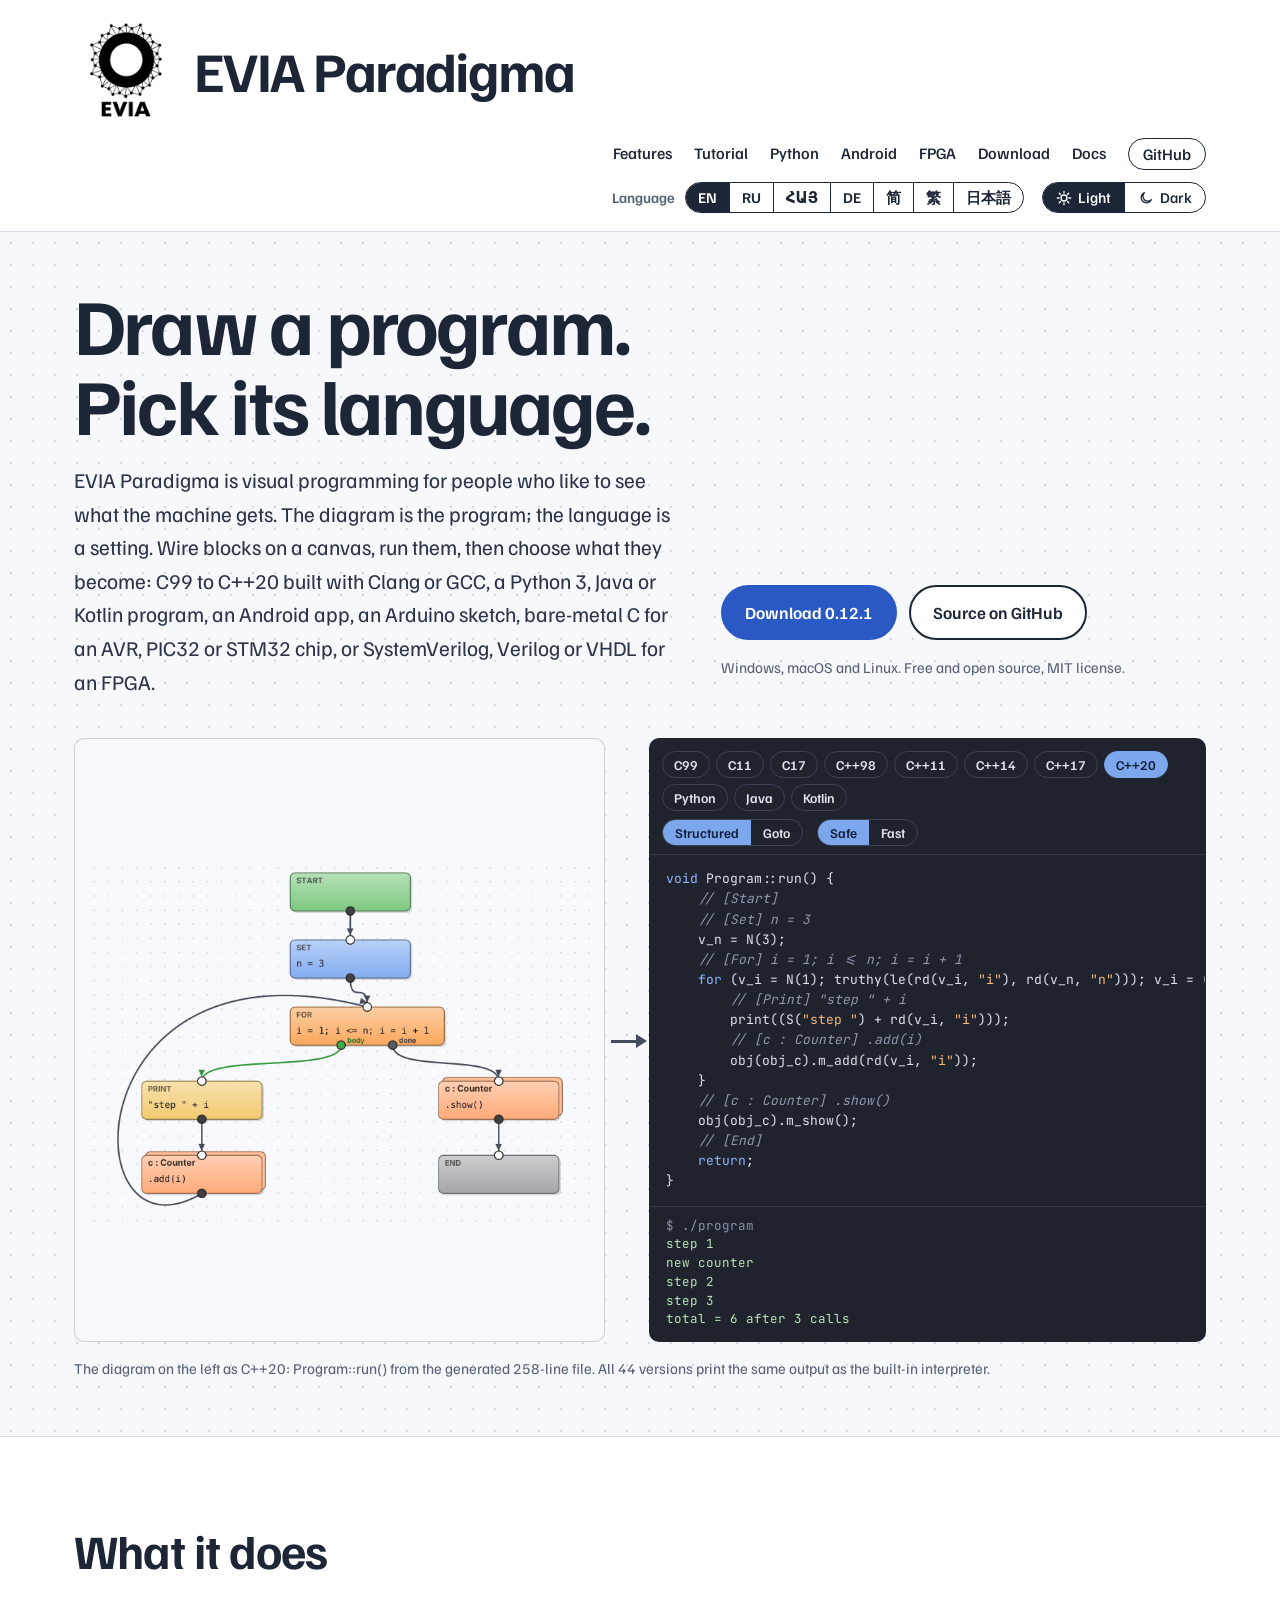
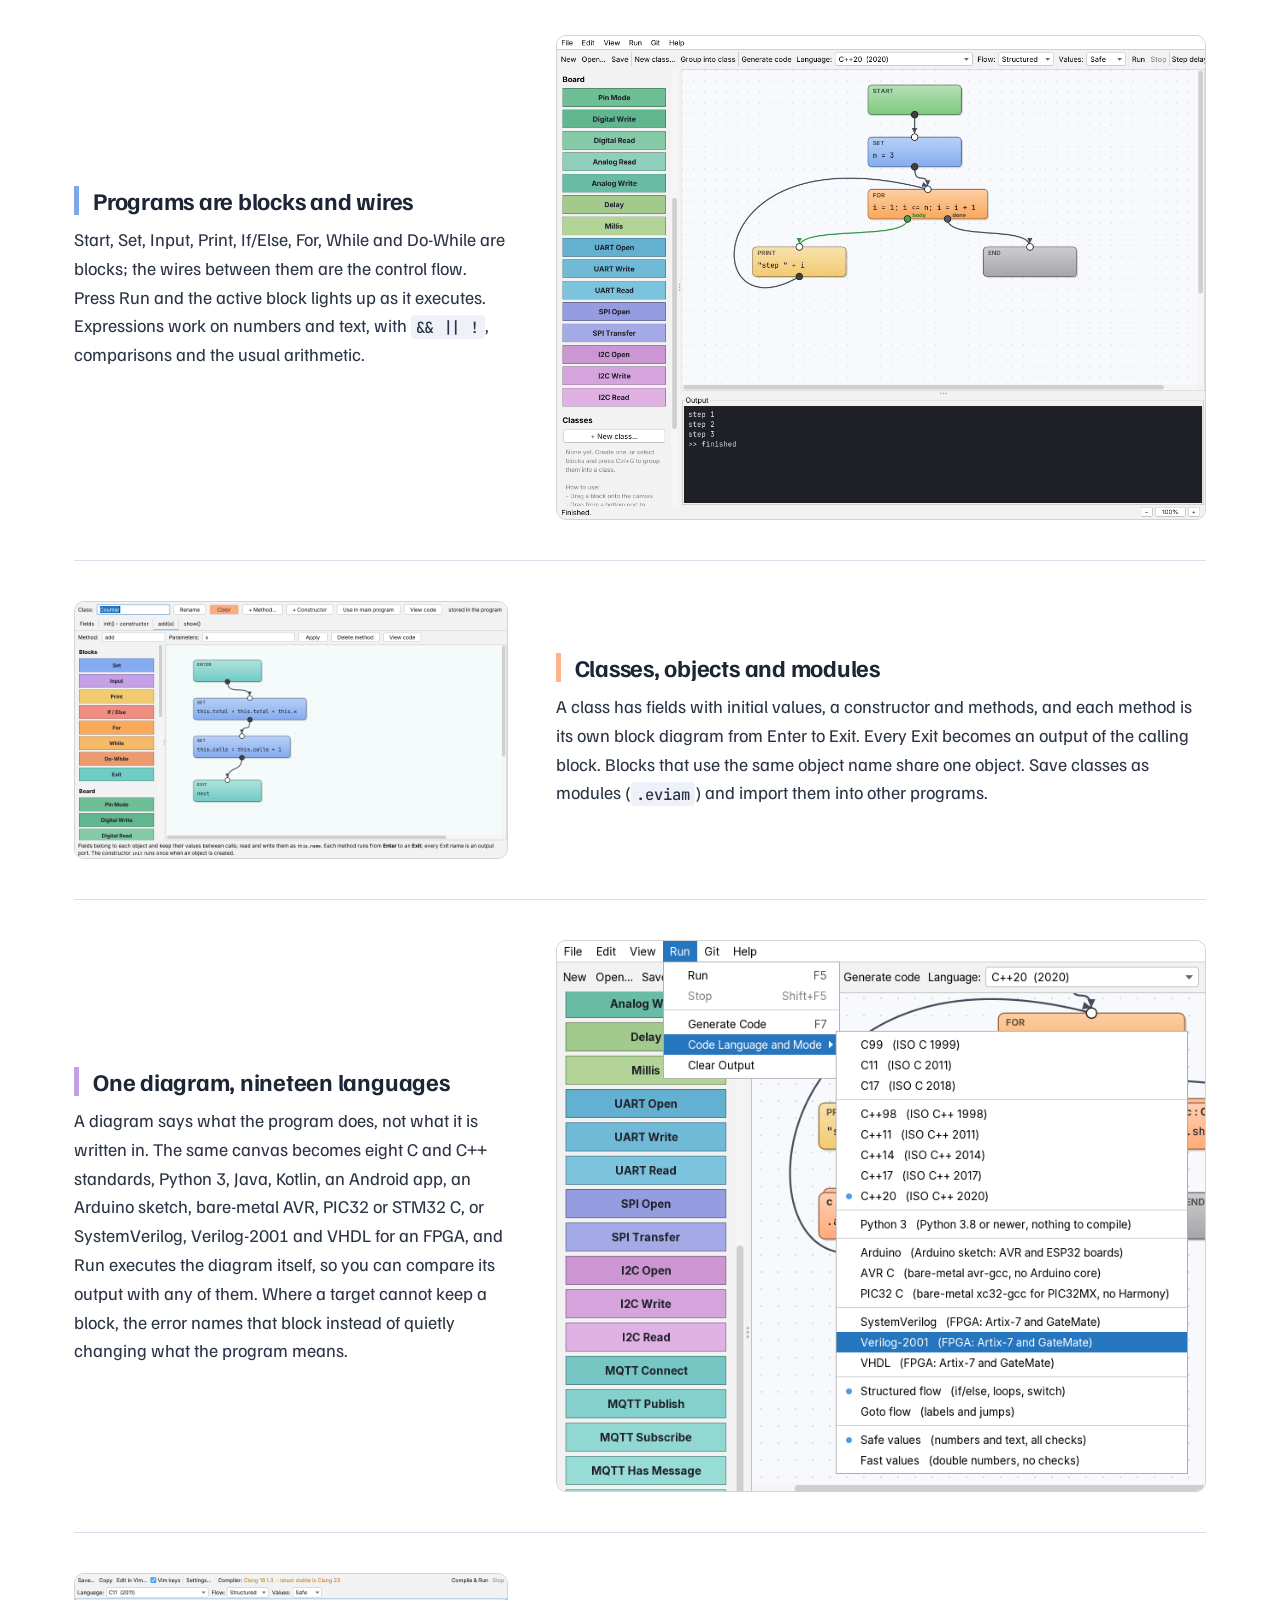
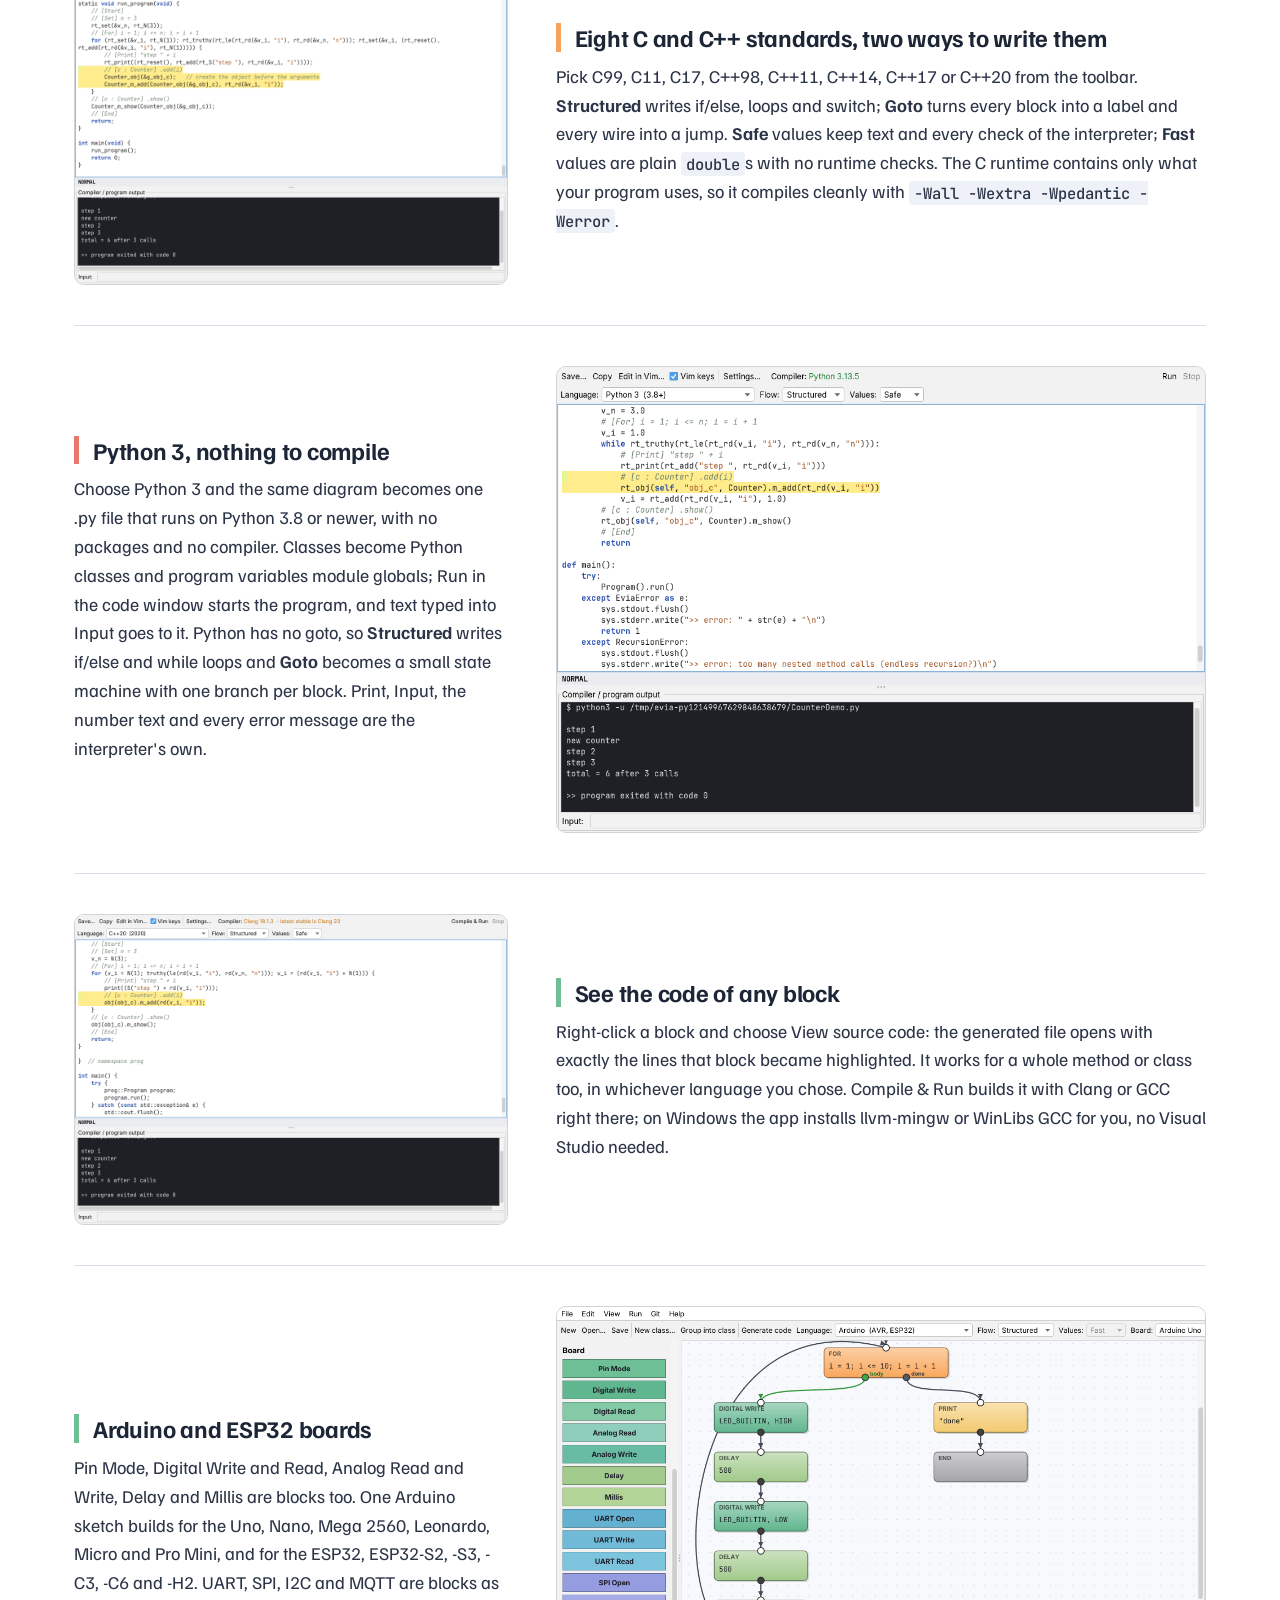
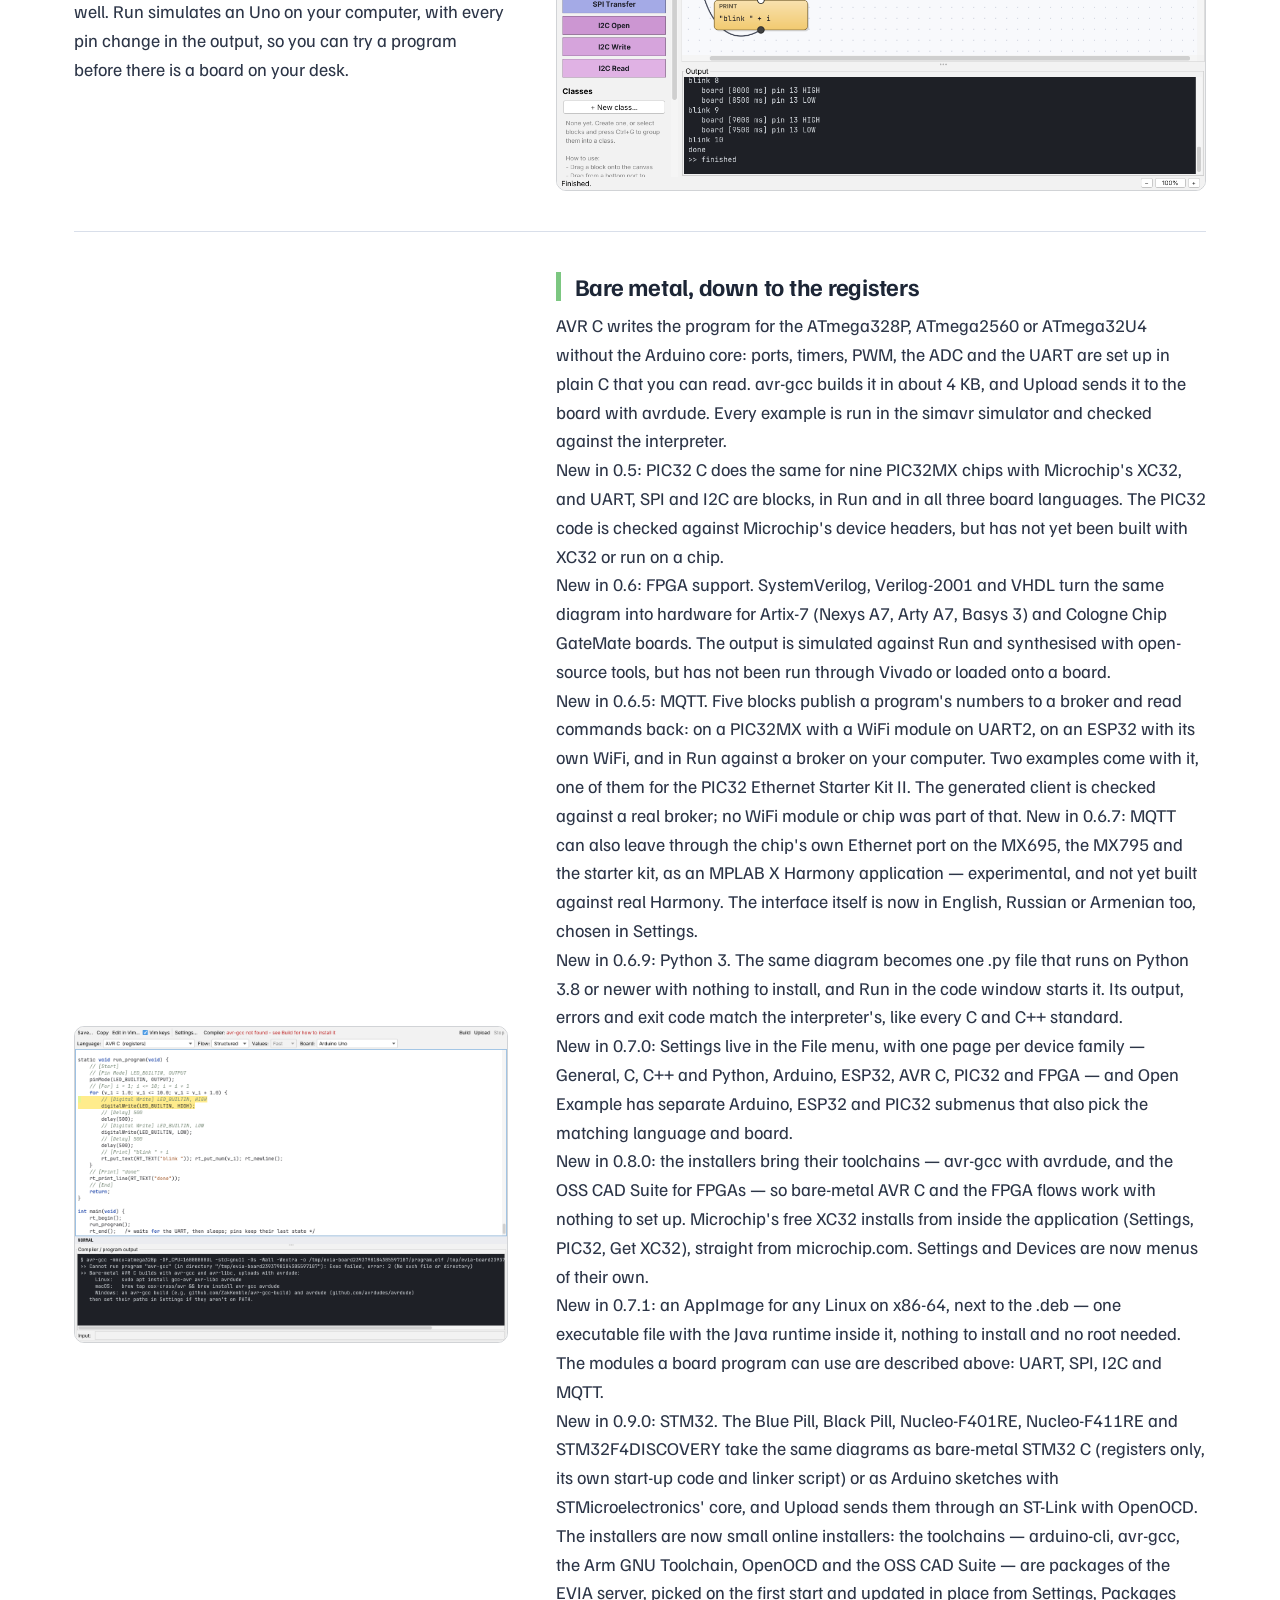
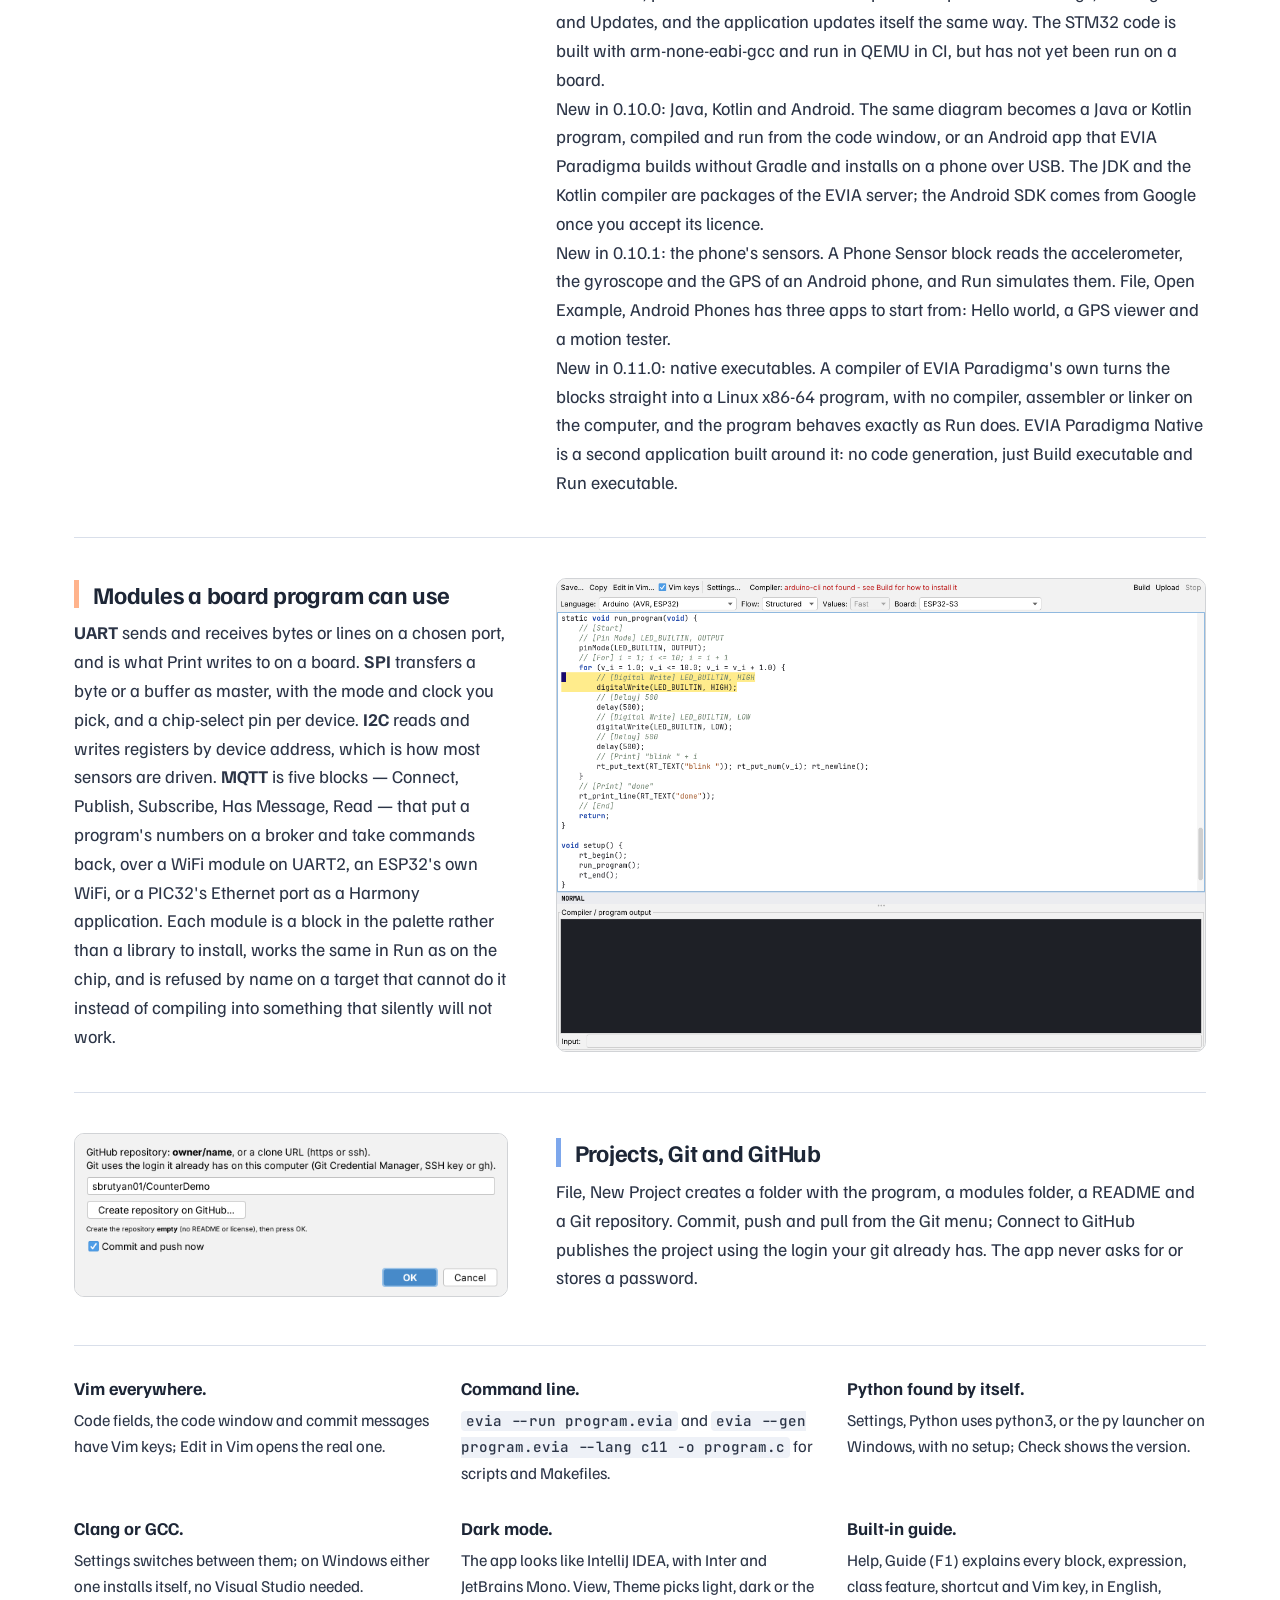
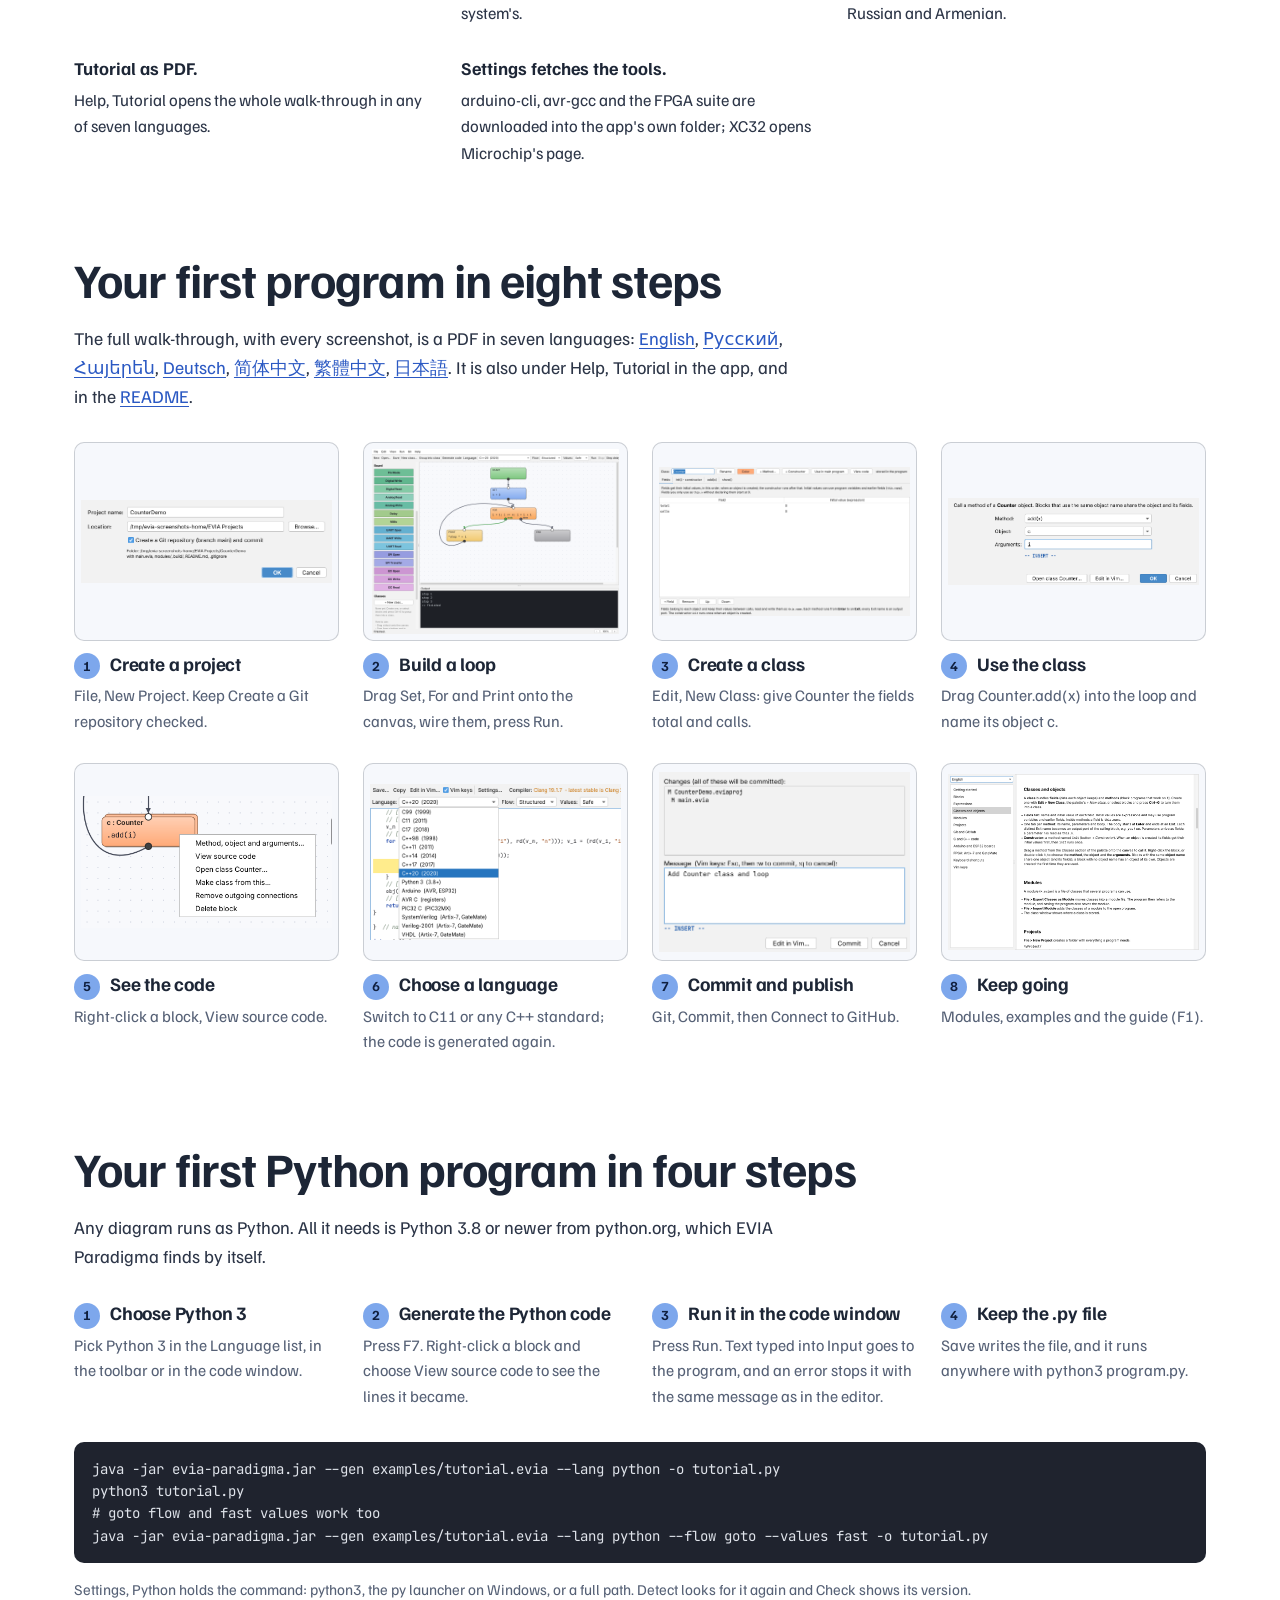
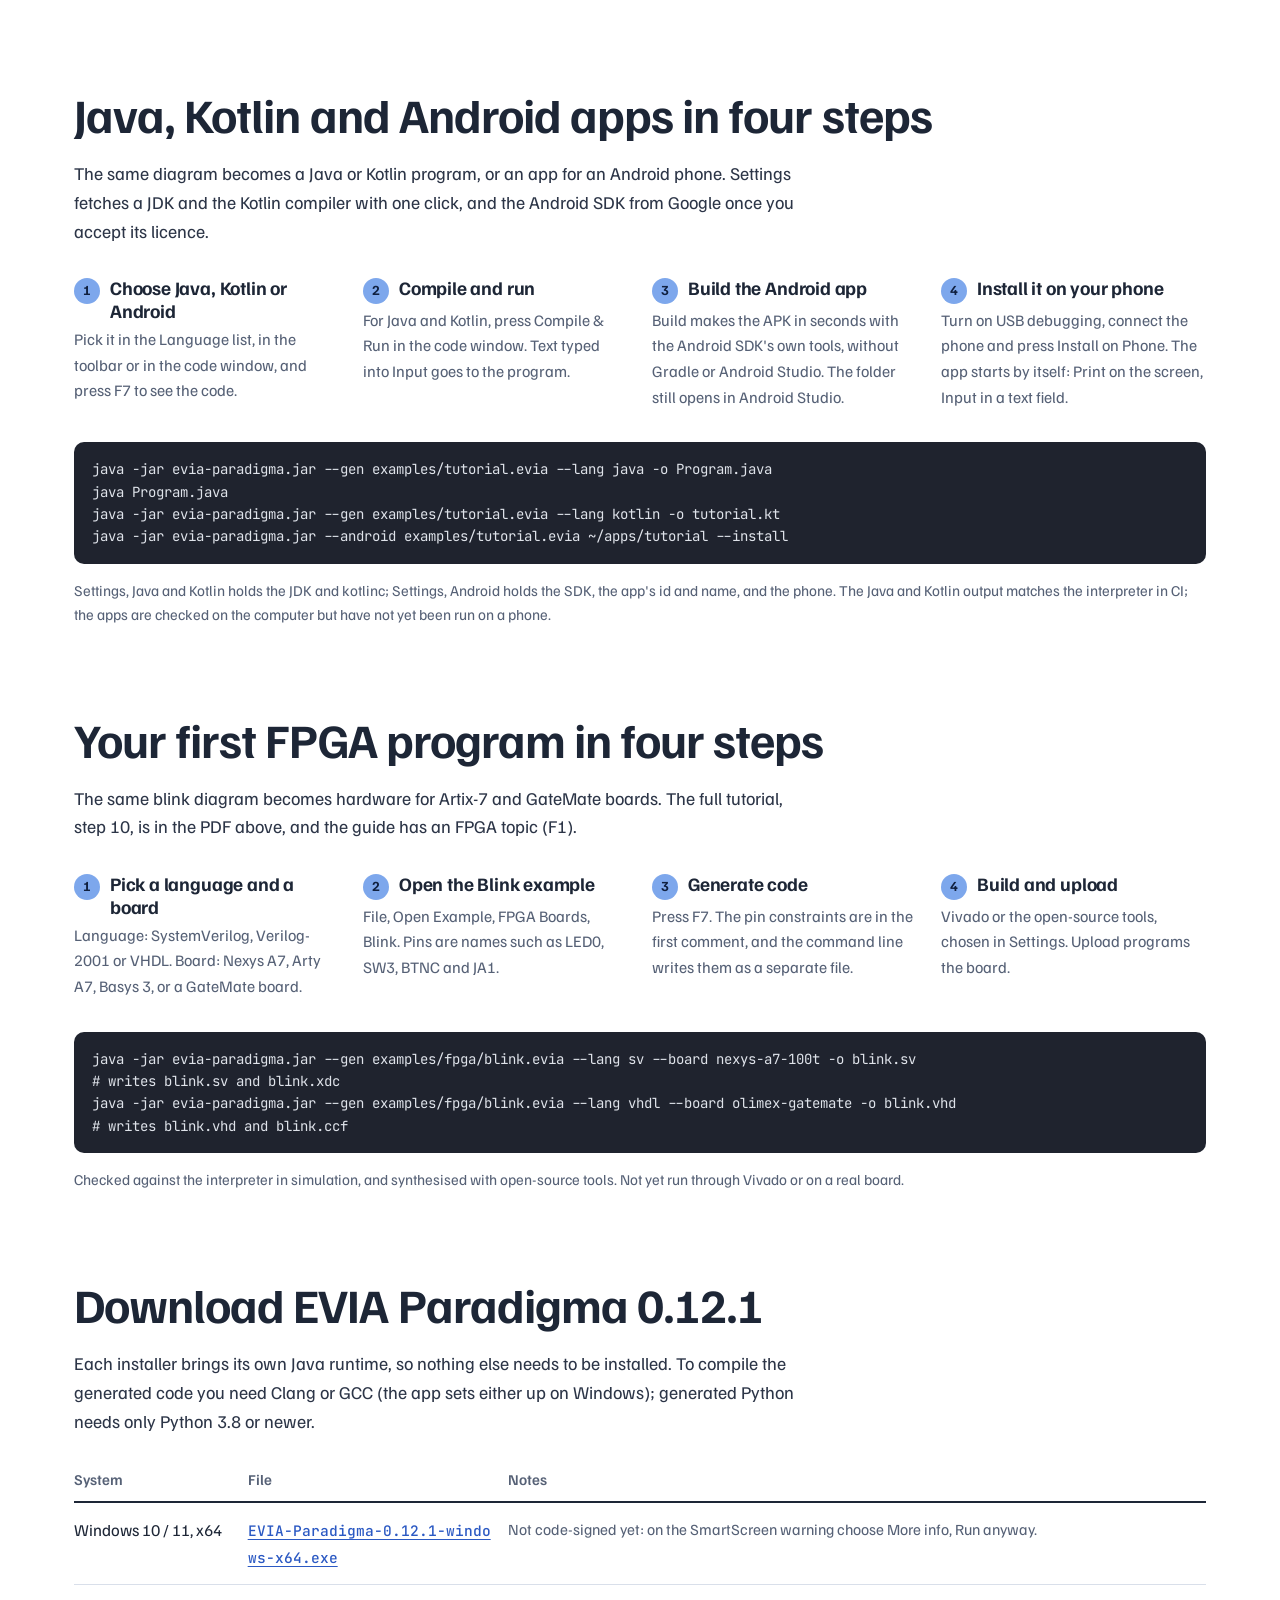
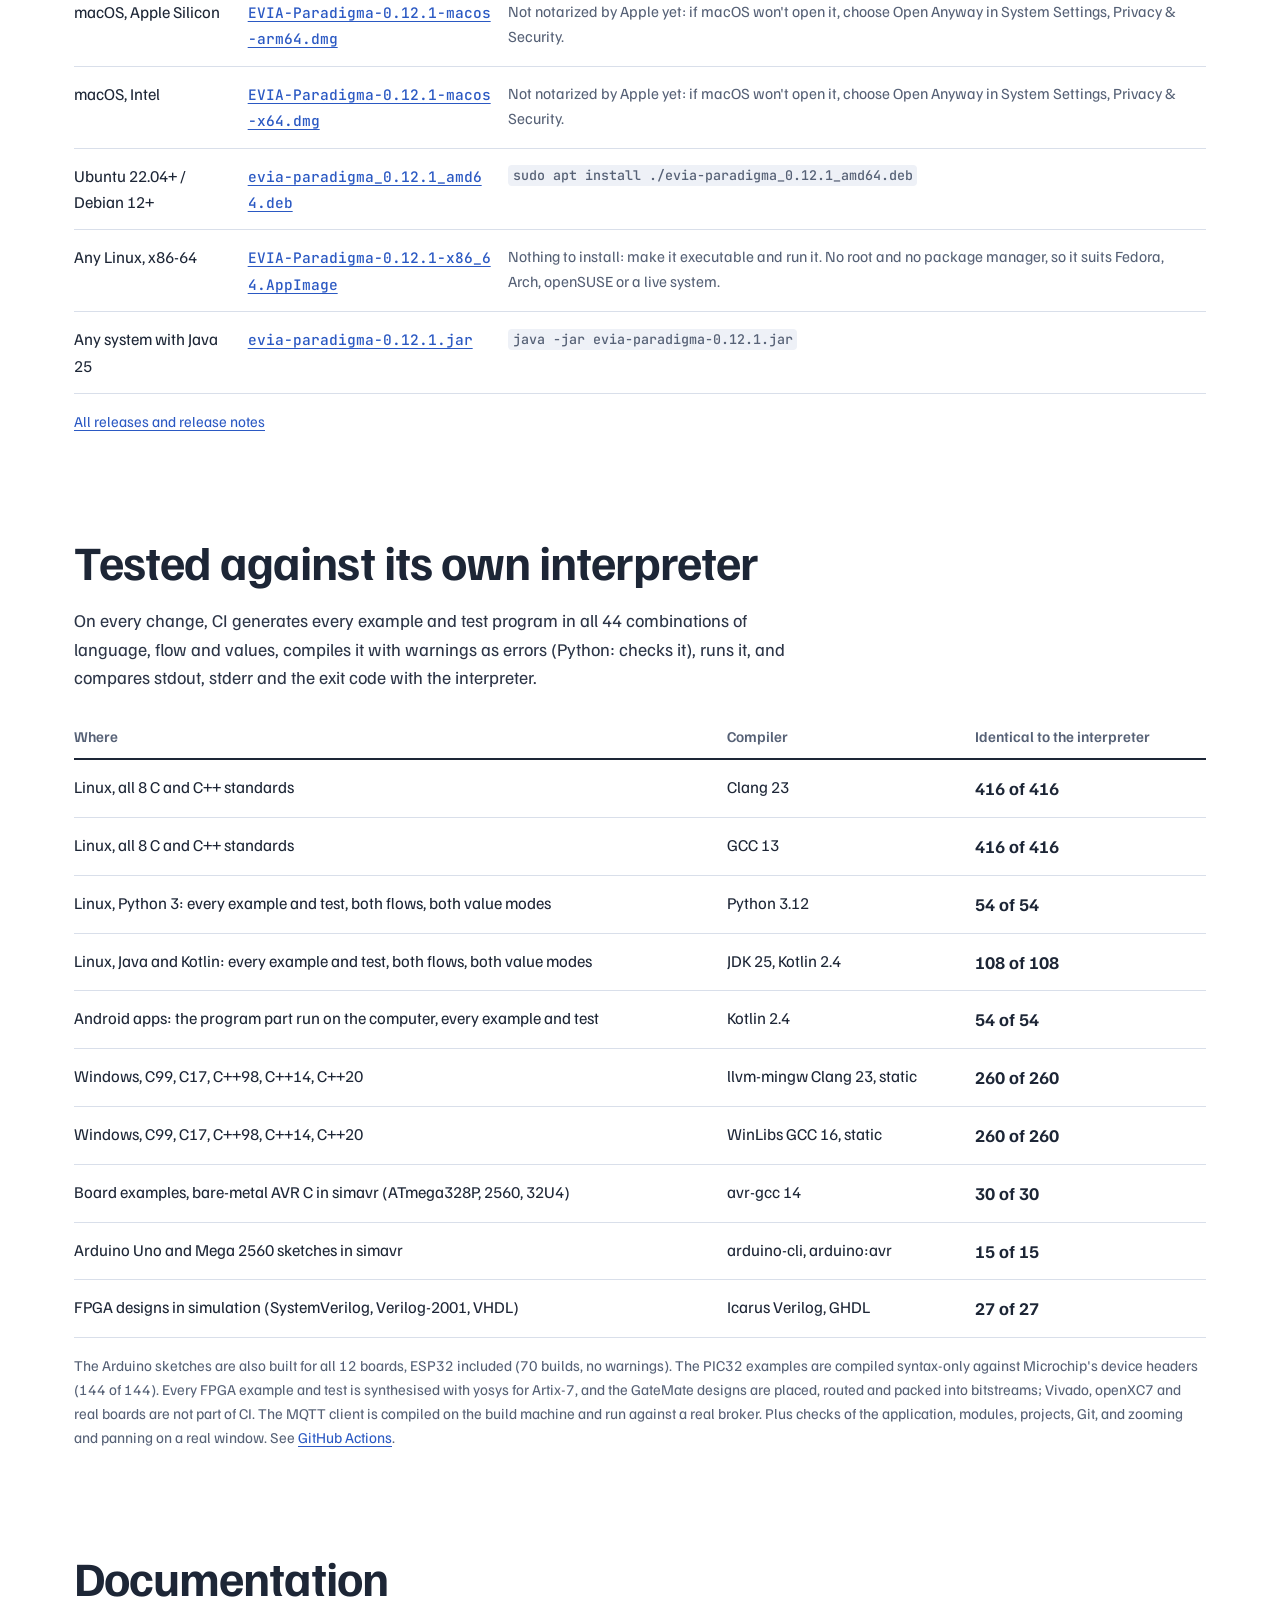
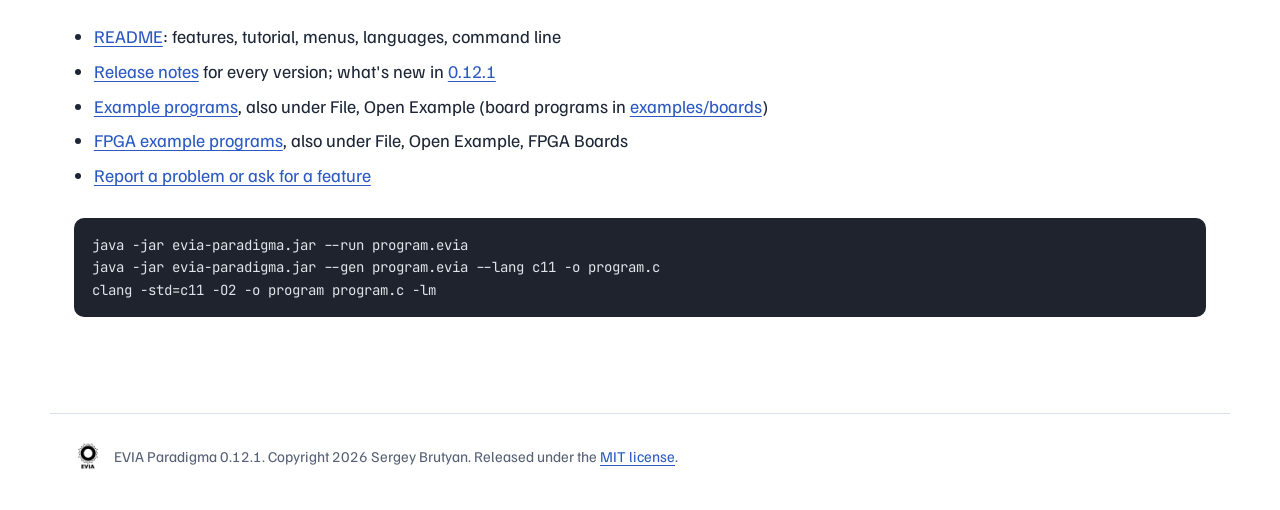
<file: index.html>
<!doctype html>
<html lang="en">
<head>
<meta charset="utf-8">
<meta name="viewport" content="width=device-width, initial-scale=1">
<title>EVIA Paradigma: visual programming that compiles to C, C++, Python, Java, Kotlin, Android, firmware and HDL</title>
<meta name="description" content="Wire blocks on a canvas, run them, and turn them into one clean source file in any of nineteen languages: C99 to C++20 built with Clang or GCC, Python 3, Java, Kotlin, Android apps, Arduino sketches, bare-metal AVR, PIC32 and STM32 C, and SystemVerilog, Verilog or VHDL for Artix-7 and GateMate FPGAs. Classes, modules, projects, Git, Vim. Free and open source (MIT).">
<meta property="og:title" content="EVIA Paradigma">
<meta property="og:description" content="Draw a program as blocks. Pick the language it becomes.">
<meta property="og:image" content="img/hero-diagram.png">
<link rel="icon" type="image/png" href="img/logo.png">
<link rel="preload" href="fonts/FamiljenGrotesk.woff" as="font" type="font/woff" crossorigin>
<meta name="color-scheme" content="light dark">
<script>
  // the theme chosen with the header switch (otherwise the system's), before the page is drawn
  try { var t = localStorage.getItem("evia-theme"); if (t === "dark" || t === "light") document.documentElement.dataset.theme = t; } catch (e) {}
</script>
<link rel="alternate" hreflang="en" href="https://sbrutyan01.github.io/EVIA-Paradigma/">
<link rel="alternate" hreflang="ru" href="https://sbrutyan01.github.io/EVIA-Paradigma/ru/">
<link rel="alternate" hreflang="hy" href="https://sbrutyan01.github.io/EVIA-Paradigma/hy/">
<link rel="alternate" hreflang="de" href="https://sbrutyan01.github.io/EVIA-Paradigma/de/">
<link rel="alternate" hreflang="zh-CN" href="https://sbrutyan01.github.io/EVIA-Paradigma/zh-CN/">
<link rel="alternate" hreflang="zh-TW" href="https://sbrutyan01.github.io/EVIA-Paradigma/zh-TW/">
<link rel="alternate" hreflang="ja" href="https://sbrutyan01.github.io/EVIA-Paradigma/ja/">
<link rel="stylesheet" href="style.css?v=c53edfd3fe">
</head>
<body>

<a class="skip" href="#main">Skip to content</a>

<header class="top">
  <a class="brand" href="#top" aria-label="EVIA Paradigma home">
    <img class="logo-light" src="img/logo.png" alt="" width="136" height="136">
    <img class="logo-dark" src="img/logo-dark.png" alt="" width="136" height="136">
    <span>EVIA Paradigma</span>
  </a>
  <nav aria-label="Main">
    <a href="#features">Features</a>
    <a href="#tutorial">Tutorial</a>
    <a href="#python">Python</a>
    <a href="#android">Android</a>
    <a href="#fpga">FPGA</a>
    <a href="#download">Download</a>
    <a href="#docs">Docs</a>
    <a class="gh" href="https://github.com/sbrutyan01/EVIA-Paradigma">GitHub</a>
    <div class="top-tools">
    <div class="site-language" role="group" aria-label="Site language">
      <span class="site-language-label">Language</span>
      <div class="site-langs">
        <a href="./" hreflang="en" lang="en" aria-current="page" title="English">EN</a>
        <a href="ru/" hreflang="ru" lang="ru" title="Русский">RU</a>
        <a href="hy/" hreflang="hy" lang="hy" title="Հայերեն">ՀԱՅ</a>
        <a href="de/" hreflang="de" lang="de" title="Deutsch">DE</a>
        <a href="zh-CN/" hreflang="zh-CN" lang="zh-CN" title="简体中文">简</a>
        <a href="zh-TW/" hreflang="zh-TW" lang="zh-TW" title="繁體中文">繁</a>
        <a href="ja/" hreflang="ja" lang="ja" title="日本語">日本語</a>
      </div>
    </div>
    <div class="themes" role="group" aria-label="Color theme">
      <button type="button" data-theme-choice="light" aria-pressed="true">
        <svg viewBox="0 0 24 24" fill="none" stroke="currentColor" stroke-width="2" stroke-linecap="round" aria-hidden="true">
          <circle cx="12" cy="12" r="4.5"/><path d="M12 2v2.5M12 19.5V22M2 12h2.5M19.5 12H22M4.9 4.9l1.8 1.8M17.3 17.3l1.8 1.8M4.9 19.1l1.8-1.8M17.3 6.7l1.8-1.8"/>
        </svg>Light</button>
      <button type="button" data-theme-choice="dark" aria-pressed="false">
        <svg viewBox="0 0 24 24" fill="none" stroke="currentColor" stroke-width="2" stroke-linejoin="round" aria-hidden="true">
          <path d="M20 14.5A8 8 0 1 1 9.5 4a6.5 6.5 0 0 0 10.5 10.5z"/>
        </svg>Dark</button>
    </div>
    </div>
  </nav>
</header>

<main id="main">

<section class="hero" id="top">
  <div class="hero-text">
    <h1>Draw a program.<br>Pick its language.</h1>
    <div class="hero-grid">
      <p class="lede">EVIA Paradigma is visual programming for people who like to see what the machine gets. The diagram is the program; the language is a setting. Wire blocks on a canvas, run them, then choose what they become: C99 to C++20 built with Clang or GCC, a Python 3, Java or Kotlin program, an Android app, an Arduino sketch, bare-metal C for an AVR, PIC32 or STM32 chip, or SystemVerilog, Verilog or VHDL for an FPGA.</p>
      <div class="side">
        <p class="actions">
          <a class="btn primary" href="#download">Download 0.12.1</a>
          <a class="btn" href="https://github.com/sbrutyan01/EVIA-Paradigma">Source on GitHub</a>
        </p>
        <p class="fine">Windows, macOS and Linux. Free and open source, MIT license.</p>
      </div>
    </div>
  </div>

  <figure class="bench" aria-labelledby="bench-caption">
    <div class="bench-diagram">
      <img src="img/hero-diagram.png" width="1440" height="1048"
           alt="Block diagram: Start, Set n = 3, a For loop from 1 to n that prints the step and calls c.add(i) on a Counter object, then c.show() and End.">
    </div>
    <div class="bench-arrow" aria-hidden="true"></div>
    <div class="bench-code">
      <div class="controls" role="group" aria-label="Generated code options">
        <div class="langs" role="tablist" aria-label="Language">
          <button role="tab" data-lang="c99">C99</button>
          <button role="tab" data-lang="c11">C11</button>
          <button role="tab" data-lang="c17">C17</button>
          <button role="tab" data-lang="c++98">C++98</button>
          <button role="tab" data-lang="c++11">C++11</button>
          <button role="tab" data-lang="c++14">C++14</button>
          <button role="tab" data-lang="c++17">C++17</button>
          <button role="tab" data-lang="c++20" aria-selected="true">C++20</button>
          <button role="tab" data-lang="python">Python</button>
          <button role="tab" data-lang="java">Java</button>
          <button role="tab" data-lang="kotlin">Kotlin</button>
        </div>
        <div class="modes">
          <span class="mode" role="radiogroup" aria-label="Flow">
            <button role="radio" data-flow="structured" aria-checked="true">Structured</button>
            <button role="radio" data-flow="goto" aria-checked="false">Goto</button>
          </span>
          <span class="mode" role="radiogroup" aria-label="Values">
            <button role="radio" data-values="safe" aria-checked="true">Safe</button>
            <button role="radio" data-values="fast" aria-checked="false">Fast</button>
          </span>
        </div>
      </div>
      <pre class="code" tabindex="0" aria-live="polite"><code id="sample"></code></pre>
      <div class="run">
        <pre id="output" aria-label="Program output"></pre>
      </div>
    </div>
    <figcaption id="bench-caption"><span id="sample-note" data-note="The diagram on the left as {lang}: {fn} from the generated {lines}-line file.">The diagram on the left, as the generator writes it.</span>
      All 44 versions print the same output as the built-in interpreter.</figcaption>
  </figure>
</section>

<section class="features" id="features" aria-labelledby="features-h">
  <h2 id="features-h">What it does</h2>

  <article class="feature">
    <div class="feature-text">
      <h3>Programs are blocks and wires</h3>
      <p>Start, Set, Input, Print, If/Else, For, While and Do-While are blocks; the wires between them are the
        control flow. Press Run and the active block lights up as it executes. Expressions work on numbers and
        text, with <code>&amp;&amp; || !</code>, comparisons and the usual arithmetic.</p>
    </div>
    <img src="img/03-first-run.png" loading="lazy" width="2360" height="1760" alt="A For loop wired from blocks, and its output: step 1, step 2, step 3.">
  </article>

  <article class="feature flip">
    <div class="feature-text">
      <h3>Classes, objects and modules</h3>
      <p>A class has fields with initial values, a constructor and methods, and each method is its own block
        diagram from Enter to Exit. Every Exit becomes an output of the calling block. Blocks that use the same
        object name share one object. Save classes as modules (<code>.eviam</code>) and import them into other
        programs.</p>
    </div>
    <img src="img/05-class-method.png" loading="lazy" width="2160" height="1280" alt="Class window for Counter: tabs for fields, constructor and methods; the add(x) method adds x to this.total.">
  </article>

  <article class="feature">
    <div class="feature-text">
      <h3>One diagram, nineteen languages</h3>
      <p>A diagram says what the program does, not what it is written in. The same canvas becomes eight C and C++
        standards, Python 3, Java, Kotlin, an Android app, an Arduino sketch, bare-metal AVR, PIC32 or STM32 C, or SystemVerilog, Verilog-2001 and VHDL for an
        FPGA, and Run executes the diagram itself, so you can compare its output with any of them. Where a target
        cannot keep a block, the error names that block instead of quietly changing what the program means.</p>
    </div>
    <img src="img/24-menu-code-language.png" loading="lazy" width="1516" height="1286" alt="The Code Language and Mode menu, open: C99 to C++20, Python 3, Arduino, AVR C, PIC32 C, SystemVerilog, Verilog-2001 and VHDL, with the flow and values below them.">
  </article>

  <article class="feature flip">
    <div class="feature-text">
      <h3>Eight C and C++ standards, two ways to write them</h3>
      <p>Pick C99, C11, C17, C++98, C++11, C++14, C++17 or C++20 from the toolbar. <b>Structured</b> writes if/else,
        loops and switch; <b>Goto</b> turns every block into a label and every wire into a jump.
        <b>Safe</b> values keep text and every check of the interpreter; <b>Fast</b> values are plain
        <code>double</code>s with no runtime checks. The C runtime contains only what your program uses, so it
        compiles cleanly with <code>-Wall -Wextra -Wpedantic -Werror</code>.</p>
    </div>
    <img src="img/22-c11-compile-run.png" loading="lazy" width="2120" height="1520" alt="Code window showing the program as C11, compiled with Clang and run.">
  </article>

  <article class="feature">
    <div class="feature-text">
      <h3>Python 3, nothing to compile</h3>
      <p>Choose Python 3 and the same diagram becomes one .py file that runs on Python 3.8 or newer, with no packages
        and no compiler. Classes become Python classes and program variables module globals; Run in the code window
        starts the program, and text typed into Input goes to it. Python has no goto, so <b>Structured</b> writes
        if/else and while loops and <b>Goto</b> becomes a small state machine with one branch per block. Print, Input,
        the number text and every error message are the interpreter's own.</p>
    </div>
    <img src="img/35-python-run.png" loading="lazy" width="2120" height="1520" alt="The tutorial program as Python 3 in the code window, run with Python 3.13; the lines of the c.add(i) block are highlighted.">
  </article>

  <article class="feature flip">
    <div class="feature-text">
      <h3>See the code of any block</h3>
      <p>Right-click a block and choose View source code: the generated file opens with exactly the lines that
        block became highlighted. It works for a whole method or class too, in whichever language you chose.
        Compile &amp; Run builds it with Clang or GCC right there; on Windows the app installs llvm-mingw or WinLibs GCC for you, no
        Visual Studio needed.</p>
    </div>
    <img src="img/11-compile-run.png" loading="lazy" width="2120" height="1520" alt="Generated C++ with the lines of the c.add(i) block highlighted, compiled with Clang and run.">
  </article>

  <article class="feature">
    <div class="feature-text">
      <h3>Arduino and ESP32 boards</h3>
      <p>Pin Mode, Digital Write and Read, Analog Read and Write, Delay and Millis are blocks too. One Arduino sketch builds for the Uno, Nano, Mega 2560, Leonardo, Micro and Pro Mini, and for the ESP32, ESP32-S2, -S3, -C3, -C6 and -H2. UART, SPI, I2C and MQTT are blocks as well. Run simulates an Uno on your computer, with every pin change in the output, so you can try a program before there is a board on your desk.</p>
    </div>
    <img src="img/27-board-simulated.png" loading="lazy" width="2360" height="1760" alt="The blink example with the Board blocks in the palette; the output shows the simulated pin 13 switching every 500 ms.">
  </article>

  <article class="feature flip">
    <div class="feature-text">
      <h3>Bare metal, down to the registers</h3>
      <p>AVR C writes the program for the ATmega328P, ATmega2560 or ATmega32U4 without the Arduino core:
        ports, timers, PWM, the ADC and the UART are set up in plain C that you can read. avr-gcc builds it in
        about 4 KB, and Upload sends it to the board with avrdude. Every example is run in the simavr simulator
        and checked against the interpreter.</p>
      <p>New in 0.5: PIC32 C does the same for nine PIC32MX chips with Microchip's XC32, and UART, SPI and I2C are
        blocks, in Run and in all three board languages. The PIC32 code is checked against Microchip's device
        headers, but has not yet been built with XC32 or run on a chip.</p>
      <p>New in 0.6: FPGA support. SystemVerilog, Verilog-2001 and VHDL turn the same diagram into hardware for Artix-7 (Nexys A7, Arty A7, Basys 3) and Cologne Chip GateMate boards. The output is simulated against Run and synthesised with open-source tools, but has not been run through Vivado or loaded onto a board.</p>
      <p>New in 0.6.5: MQTT. Five blocks publish a program's numbers to a broker and read commands back: on a PIC32MX with a WiFi module on UART2, on an ESP32 with its own WiFi, and in Run against a broker on your computer. Two examples come with it, one of them for the PIC32 Ethernet Starter Kit II. The generated client is checked against a real broker; no WiFi module or chip was part of that. New in 0.6.7: MQTT can also leave through the chip's own Ethernet port on the MX695, the MX795 and the starter kit, as an MPLAB X Harmony application — experimental, and not yet built against real Harmony. The interface itself is now in English, Russian or Armenian too, chosen in Settings.</p>
      <p>New in 0.6.9: Python 3. The same diagram becomes one .py file that runs on Python 3.8 or newer with nothing to install, and Run in the code window starts it. Its output, errors and exit code match the interpreter's, like every C and C++ standard.</p>
      <p>New in 0.7.0: Settings live in the File menu, with one page per device family — General, C, C++ and Python, Arduino, ESP32, AVR C, PIC32 and FPGA — and Open Example has separate Arduino, ESP32 and PIC32 submenus that also pick the matching language and board.</p>
      <p>New in 0.8.0: the installers bring their toolchains — avr-gcc with avrdude, and the OSS CAD Suite for FPGAs — so bare-metal AVR C and the FPGA flows work with nothing to set up. Microchip's free XC32 installs from inside the application (Settings, PIC32, Get XC32), straight from microchip.com. Settings and Devices are now menus of their own.</p>
      <p>New in 0.7.1: an AppImage for any Linux on x86-64, next to the .deb — one executable file with the Java runtime inside it, nothing to install and no root needed. The modules a board program can use are described above: UART, SPI, I2C and MQTT.</p>
      <p>New in 0.9.0: STM32. The Blue Pill, Black Pill, Nucleo-F401RE, Nucleo-F411RE and STM32F4DISCOVERY take the same diagrams as bare-metal STM32 C (registers only, its own start-up code and linker script) or as Arduino sketches with STMicroelectronics' core, and Upload sends them through an ST-Link with OpenOCD. The installers are now small online installers: the toolchains — arduino-cli, avr-gcc, the Arm GNU Toolchain, OpenOCD and the OSS CAD Suite — are packages of the EVIA server, picked on the first start and updated in place from Settings, Packages and Updates, and the application updates itself the same way. The STM32 code is built with arm-none-eabi-gcc and run in QEMU in CI, but has not yet been run on a board.</p>
      <p>New in 0.10.0: Java, Kotlin and Android. The same diagram becomes a Java or Kotlin program, compiled and run from the code window, or an Android app that EVIA Paradigma builds without Gradle and installs on a phone over USB. The JDK and the Kotlin compiler are packages of the EVIA server; the Android SDK comes from Google once you accept its licence.</p>
      <p>New in 0.10.1: the phone's sensors. A Phone Sensor block reads the accelerometer, the gyroscope and the GPS of an Android phone, and Run simulates them. File, Open Example, Android Phones has three apps to start from: Hello world, a GPS viewer and a motion tester.</p>
      <p>New in 0.11.0: native executables. A compiler of EVIA Paradigma's own turns the blocks straight into a Linux x86-64 program, with no compiler, assembler or linker on the computer, and the program behaves exactly as Run does. EVIA Paradigma Native is a second application built around it: no code generation, just Build executable and Run executable.</p>
    </div>
    <img src="img/29-avr-build.png" loading="lazy" width="2360" height="1720" alt="The blink program as bare-metal AVR C, built with avr-gcc 14 for the Arduino Uno: 4032 bytes of code.">
  </article>

  <article class="feature">
    <div class="feature-text">
      <h3>Modules a board program can use</h3>
      <p><b>UART</b> sends and receives bytes or lines on a chosen port, and is what Print writes to on a board. <b>SPI</b> transfers a byte or a buffer as master, with the mode and clock you pick, and a chip-select pin per device. <b>I2C</b> reads and writes registers by device address, which is how most sensors are driven. <b>MQTT</b> is five blocks — Connect, Publish, Subscribe, Has Message, Read — that put a program's numbers on a broker and take commands back, over a WiFi module on UART2, an ESP32's own WiFi, or a PIC32's Ethernet port as a Harmony application. Each module is a block in the palette rather than a library to install, works the same in Run as on the chip, and is refused by name on a target that cannot do it instead of compiling into something that silently will not work.</p>
    </div>
    <img src="img/28-arduino-sketch.png" loading="lazy" width="2360" height="1720" alt="A board program as an Arduino sketch, with its UART output beside it.">
  </article>

  <article class="feature flip">
    <div class="feature-text">
      <h3>Projects, Git and GitHub</h3>
      <p>File, New Project creates a folder with the program, a modules folder, a README and a Git repository.
        Commit, push and pull from the Git menu; Connect to GitHub publishes the project using the login your
        git already has. The app never asks for or stores a password.</p>
    </div>
    <img src="img/18-connect-github.png" loading="lazy" width="1110" height="392" alt="Connect to GitHub dialog with the repository name sbrutyan01/CounterDemo.">
  </article>

  <ul class="extras">
    <li><b>Vim everywhere.</b> Code fields, the code window and commit messages have Vim keys; Edit in Vim opens the real one.</li>
    <li><b>Command line.</b> <code>evia --run program.evia</code> and <code>evia --gen program.evia --lang c11 -o program.c</code> for scripts and Makefiles.</li>
    <li><b>Python found by itself.</b> Settings, Python uses python3, or the py launcher on Windows, with no setup; Check shows the version.</li>
    <li><b>Clang or GCC.</b> Settings switches between them; on Windows either one installs itself, no Visual Studio needed.</li>
    <li><b>Dark mode.</b> The app looks like IntelliJ IDEA, with Inter and JetBrains Mono. View, Theme picks light, dark or the system's.</li>
    <li><b>Built-in guide.</b> Help, Guide (F1) explains every block, expression, class feature, shortcut and Vim key, in English, Russian and Armenian.</li>
    <li><b>Tutorial as PDF.</b> Help, Tutorial opens the whole walk-through in any of seven languages.</li>
    <li><b>Settings fetches the tools.</b> arduino-cli, avr-gcc and the FPGA suite are downloaded into the app's own folder; XC32 opens Microchip's page.</li>
  </ul>
</section>

<section class="tutorial" id="tutorial" aria-labelledby="tutorial-h">
  <h2 id="tutorial-h">Your first program in eight steps</h2>
  <p class="section-lede">The full walk-through, with every screenshot, is a PDF in seven languages: <a href="tutorial/EVIA-Paradigma-Tutorial.en.pdf">English</a>, <a href="tutorial/EVIA-Paradigma-Tutorial.ru.pdf">Русский</a>, <a href="tutorial/EVIA-Paradigma-Tutorial.hy.pdf">Հայերեն</a>, <a href="tutorial/EVIA-Paradigma-Tutorial.de.pdf">Deutsch</a>, <a href="tutorial/EVIA-Paradigma-Tutorial.zh-CN.pdf">简体中文</a>, <a href="tutorial/EVIA-Paradigma-Tutorial.zh-TW.pdf">繁體中文</a>, <a href="tutorial/EVIA-Paradigma-Tutorial.ja.pdf">日本語</a>. It is also under Help, Tutorial in the app, and in the
    <a href="https://github.com/sbrutyan01/EVIA-Paradigma#tutorial">README</a>.</p>
  <ol class="steps">
    <li><img src="img/01-new-project.png" loading="lazy" alt=""><h3>Create a project</h3><p>File, New Project. Keep Create a Git repository checked.</p></li>
    <li><img src="img/03-first-run.png" loading="lazy" alt=""><h3>Build a loop</h3><p>Drag Set, For and Print onto the canvas, wire them, press Run.</p></li>
    <li><img src="img/04-class-fields.png" loading="lazy" alt=""><h3>Create a class</h3><p>Edit, New Class: give Counter the fields total and calls.</p></li>
    <li><img src="img/07-call-dialog.png" loading="lazy" alt=""><h3>Use the class</h3><p>Drag Counter.add(x) into the loop and name its object c.</p></li>
    <li><img src="img/09-block-menu.png" loading="lazy" alt=""><h3>See the code</h3><p>Right-click a block, View source code.</p></li>
    <li><img src="img/21-language-dropdown.png" loading="lazy" alt=""><h3>Choose a language</h3><p>Switch to C11 or any C++ standard; the code is generated again.</p></li>
    <li><img src="img/17-commit.png" loading="lazy" alt=""><h3>Commit and publish</h3><p>Git, Commit, then Connect to GitHub.</p></li>
    <li><img src="img/20-help-guide.png" loading="lazy" alt=""><h3>Keep going</h3><p>Modules, examples and the guide (F1).</p></li>
  </ol>
</section>

<section class="tutorial" id="python" aria-labelledby="python-h">
  <h2 id="python-h">Your first Python program in four steps</h2>
  <p class="section-lede">Any diagram runs as Python. All it needs is Python 3.8 or newer from python.org, which EVIA Paradigma finds by itself.</p>
  <ol class="steps">
    <li><h3>Choose Python 3</h3><p>Pick Python 3 in the Language list, in the toolbar or in the code window.</p></li>
    <li><h3>Generate the Python code</h3><p>Press F7. Right-click a block and choose View source code to see the lines it became.</p></li>
    <li><h3>Run it in the code window</h3><p>Press Run. Text typed into Input goes to the program, and an error stops it with the same message as in the editor.</p></li>
    <li><h3>Keep the .py file</h3><p>Save writes the file, and it runs anywhere with python3 program.py.</p></li>
  </ol>
  <pre class="cli"><code>java -jar evia-paradigma.jar --gen examples/tutorial.evia --lang python -o tutorial.py
python3 tutorial.py
# goto flow and fast values work too
java -jar evia-paradigma.jar --gen examples/tutorial.evia --lang python --flow goto --values fast -o tutorial.py</code></pre>
  <p class="fine">Settings, Python holds the command: python3, the py launcher on Windows, or a full path. Detect looks for it again and Check shows its version.</p>
</section>

<section class="tutorial" id="android" aria-labelledby="android-h">
  <h2 id="android-h">Java, Kotlin and Android apps in four steps</h2>
  <p class="section-lede">The same diagram becomes a Java or Kotlin program, or an app for an Android phone. Settings fetches a JDK and the Kotlin compiler with one click, and the Android SDK from Google once you accept its licence.</p>
  <ol class="steps">
    <li><h3>Choose Java, Kotlin or Android</h3><p>Pick it in the Language list, in the toolbar or in the code window, and press F7 to see the code.</p></li>
    <li><h3>Compile and run</h3><p>For Java and Kotlin, press Compile &amp; Run in the code window. Text typed into Input goes to the program.</p></li>
    <li><h3>Build the Android app</h3><p>Build makes the APK in seconds with the Android SDK's own tools, without Gradle or Android Studio. The folder still opens in Android Studio.</p></li>
    <li><h3>Install it on your phone</h3><p>Turn on USB debugging, connect the phone and press Install on Phone. The app starts by itself: Print on the screen, Input in a text field.</p></li>
  </ol>
  <pre class="cli"><code>java -jar evia-paradigma.jar --gen examples/tutorial.evia --lang java -o Program.java
java Program.java
java -jar evia-paradigma.jar --gen examples/tutorial.evia --lang kotlin -o tutorial.kt
java -jar evia-paradigma.jar --android examples/tutorial.evia ~/apps/tutorial --install</code></pre>
  <p class="fine">Settings, Java and Kotlin holds the JDK and kotlinc; Settings, Android holds the SDK, the app's id and name, and the phone. The Java and Kotlin output matches the interpreter in CI; the apps are checked on the computer but have not yet been run on a phone.</p>
</section>

<section class="tutorial" id="fpga" aria-labelledby="fpga-h">
  <h2 id="fpga-h">Your first FPGA program in four steps</h2>
  <p class="section-lede">The same blink diagram becomes hardware for Artix-7 and GateMate boards. The full tutorial, step 10, is in the PDF above, and the guide has an FPGA topic (F1).</p>
  <ol class="steps">
    <li><h3>Pick a language and a board</h3><p>Language: SystemVerilog, Verilog-2001 or VHDL. Board: Nexys A7, Arty A7, Basys 3, or a GateMate board.</p></li>
    <li><h3>Open the Blink example</h3><p>File, Open Example, FPGA Boards, Blink. Pins are names such as LED0, SW3, BTNC and JA1.</p></li>
    <li><h3>Generate code</h3><p>Press F7. The pin constraints are in the first comment, and the command line writes them as a separate file.</p></li>
    <li><h3>Build and upload</h3><p>Vivado or the open-source tools, chosen in Settings. Upload programs the board.</p></li>
  </ol>
  <pre class="cli"><code>java -jar evia-paradigma.jar --gen examples/fpga/blink.evia --lang sv --board nexys-a7-100t -o blink.sv
# writes blink.sv and blink.xdc
java -jar evia-paradigma.jar --gen examples/fpga/blink.evia --lang vhdl --board olimex-gatemate -o blink.vhd
# writes blink.vhd and blink.ccf</code></pre>
  <p class="fine">Checked against the interpreter in simulation, and synthesised with open-source tools. Not yet run through Vivado or on a real board.</p>
</section>

<section class="download" id="download" aria-labelledby="download-h">
  <h2 id="download-h">Download EVIA Paradigma 0.12.1</h2>
  <p class="section-lede">Each installer brings its own Java runtime, so nothing else needs to be installed.
    To compile the generated code you need Clang or GCC (the app sets either up on Windows); generated Python needs only Python 3.8 or newer.</p>
  <table class="dl">
    <thead><tr><th scope="col">System</th><th scope="col">File</th><th scope="col">Notes</th></tr></thead>
    <tbody>
      <tr><td>Windows 10 / 11, x64</td>
        <td><a href="https://github.com/sbrutyan01/EVIA-Paradigma/releases/download/v0.12.1/EVIA-Paradigma-0.12.1-windows-x64.exe">EVIA-Paradigma-0.12.1-windows-x64.exe</a></td>
        <td>Not code-signed yet: on the SmartScreen warning choose More info, Run anyway.</td></tr>
      <tr><td>macOS, Apple Silicon</td>
        <td><a href="https://github.com/sbrutyan01/EVIA-Paradigma/releases/download/v0.12.1/EVIA-Paradigma-0.12.1-macos-arm64.dmg">EVIA-Paradigma-0.12.1-macos-arm64.dmg</a></td>
        <td>Not notarized by Apple yet: if macOS won't open it, choose Open Anyway in System Settings, Privacy &amp; Security.</td></tr>
      <tr><td>macOS, Intel</td>
        <td><a href="https://github.com/sbrutyan01/EVIA-Paradigma/releases/download/v0.12.1/EVIA-Paradigma-0.12.1-macos-x64.dmg">EVIA-Paradigma-0.12.1-macos-x64.dmg</a></td>
        <td>Not notarized by Apple yet: if macOS won't open it, choose Open Anyway in System Settings, Privacy &amp; Security.</td></tr>
      <tr><td>Ubuntu 22.04+ / Debian 12+</td>
        <td><a href="https://github.com/sbrutyan01/EVIA-Paradigma/releases/download/v0.12.1/evia-paradigma_0.12.1_amd64.deb">evia-paradigma_0.12.1_amd64.deb</a></td>
        <td><code>sudo apt install ./evia-paradigma_0.12.1_amd64.deb</code></td></tr>
      <tr><td>Any Linux, x86-64</td>
        <td><a href="https://github.com/sbrutyan01/EVIA-Paradigma/releases/download/v0.12.1/EVIA-Paradigma-0.12.1-x86_64.AppImage">EVIA-Paradigma-0.12.1-x86_64.AppImage</a></td>
        <td>Nothing to install: make it executable and run it. No root and no package manager, so it suits Fedora, Arch, openSUSE or a live system.</td></tr>
      <tr><td>Any system with Java 25</td>
        <td><a href="https://github.com/sbrutyan01/EVIA-Paradigma/releases/download/v0.12.1/evia-paradigma-0.12.1.jar">evia-paradigma-0.12.1.jar</a></td>
        <td><code>java -jar evia-paradigma-0.12.1.jar</code></td></tr>
    </tbody>
  </table>
  <p class="fine"><a href="https://github.com/sbrutyan01/EVIA-Paradigma/releases">All releases and release notes</a></p>
</section>

<section class="tested" aria-labelledby="tested-h">
  <h2 id="tested-h">Tested against its own interpreter</h2>
  <p class="section-lede">On every change, CI generates every example and test program in all 44 combinations of language, flow and values, compiles it with warnings as errors (Python: checks it), runs it, and compares stdout, stderr and the
    exit code with the interpreter.</p>
  <table class="results">
    <thead><tr><th scope="col">Where</th><th scope="col">Compiler</th><th scope="col">Identical to the interpreter</th></tr></thead>
    <tbody>
      <tr><td>Linux, all 8 C and C++ standards</td><td>Clang 23</td><td>416 of 416</td></tr>
      <tr><td>Linux, all 8 C and C++ standards</td><td>GCC 13</td><td>416 of 416</td></tr>
      <tr><td>Linux, Python 3: every example and test, both flows, both value modes</td><td>Python 3.12</td><td>54 of 54</td></tr>
      <tr><td>Linux, Java and Kotlin: every example and test, both flows, both value modes</td><td>JDK 25, Kotlin 2.4</td><td>108 of 108</td></tr>
      <tr><td>Android apps: the program part run on the computer, every example and test</td><td>Kotlin 2.4</td><td>54 of 54</td></tr>
      <tr><td>Windows, C99, C17, C++98, C++14, C++20</td><td>llvm-mingw Clang 23, static</td><td>260 of 260</td></tr>
      <tr><td>Windows, C99, C17, C++98, C++14, C++20</td><td>WinLibs GCC 16, static</td><td>260 of 260</td></tr>
      <tr><td>Board examples, bare-metal AVR C in simavr (ATmega328P, 2560, 32U4)</td><td>avr-gcc 14</td><td>30 of 30</td></tr>
      <tr><td>Arduino Uno and Mega 2560 sketches in simavr</td><td>arduino-cli, arduino:avr</td><td>15 of 15</td></tr>
      <tr><td>FPGA designs in simulation (SystemVerilog, Verilog-2001, VHDL)</td><td>Icarus Verilog, GHDL</td><td>27 of 27</td></tr>
    </tbody>
  </table>
  <p class="fine">The Arduino sketches are also built for all 12 boards, ESP32 included (70 builds, no warnings). The PIC32 examples are compiled syntax-only against Microchip's device headers (144 of 144). Every FPGA example and test is synthesised with yosys for Artix-7, and the GateMate designs are placed, routed and packed into bitstreams; Vivado, openXC7 and real boards are not part of CI. The MQTT client is compiled on the build machine and run against a real broker. Plus checks of the application, modules, projects, Git, and zooming and panning on a real window. See <a href="https://github.com/sbrutyan01/EVIA-Paradigma/actions">GitHub Actions</a>.</p>
</section>

<section class="docs" id="docs" aria-labelledby="docs-h">
  <h2 id="docs-h">Documentation</h2>
  <ul class="doclinks">
    <li><a href="https://github.com/sbrutyan01/EVIA-Paradigma#readme">README</a>: features, tutorial, menus, languages, command line</li>
    <li><a href="https://github.com/sbrutyan01/EVIA-Paradigma/tree/main/docs/release-notes">Release notes</a> for every version;
      what's new in <a href="https://github.com/sbrutyan01/EVIA-Paradigma/releases/tag/v0.12.1">0.12.1</a></li>
    <li><a href="https://github.com/sbrutyan01/EVIA-Paradigma/tree/main/examples">Example programs</a>, also under File, Open Example
      (board programs in <a href="https://github.com/sbrutyan01/EVIA-Paradigma/tree/main/examples/boards">examples/boards</a>)</li>
    <li><a href="https://github.com/sbrutyan01/EVIA-Paradigma/tree/main/examples/fpga">FPGA example programs</a>, also under File, Open Example, FPGA Boards</li>
    <li><a href="https://github.com/sbrutyan01/EVIA-Paradigma/issues">Report a problem or ask for a feature</a></li>
  </ul>
  <pre class="cli"><code>java -jar evia-paradigma.jar --run program.evia
java -jar evia-paradigma.jar --gen program.evia --lang c11 -o program.c
clang -std=c11 -O2 -o program program.c -lm</code></pre>
</section>

</main>

<footer class="foot">
  <img class="logo-light" src="img/logo.png" alt="" width="28" height="28">
  <img class="logo-dark" src="img/logo-dark.png" alt="" width="28" height="28">
  <p>EVIA Paradigma 0.12.1. Copyright 2026 Sergey Brutyan. Released under the
    <a href="https://github.com/sbrutyan01/EVIA-Paradigma/blob/main/LICENSE">MIT license</a>.</p>
</footer>

<script src="samples.js?v=980ee24be0"></script>
<script src="app.js?v=922a62308d"></script>
</body>
</html>
</file>
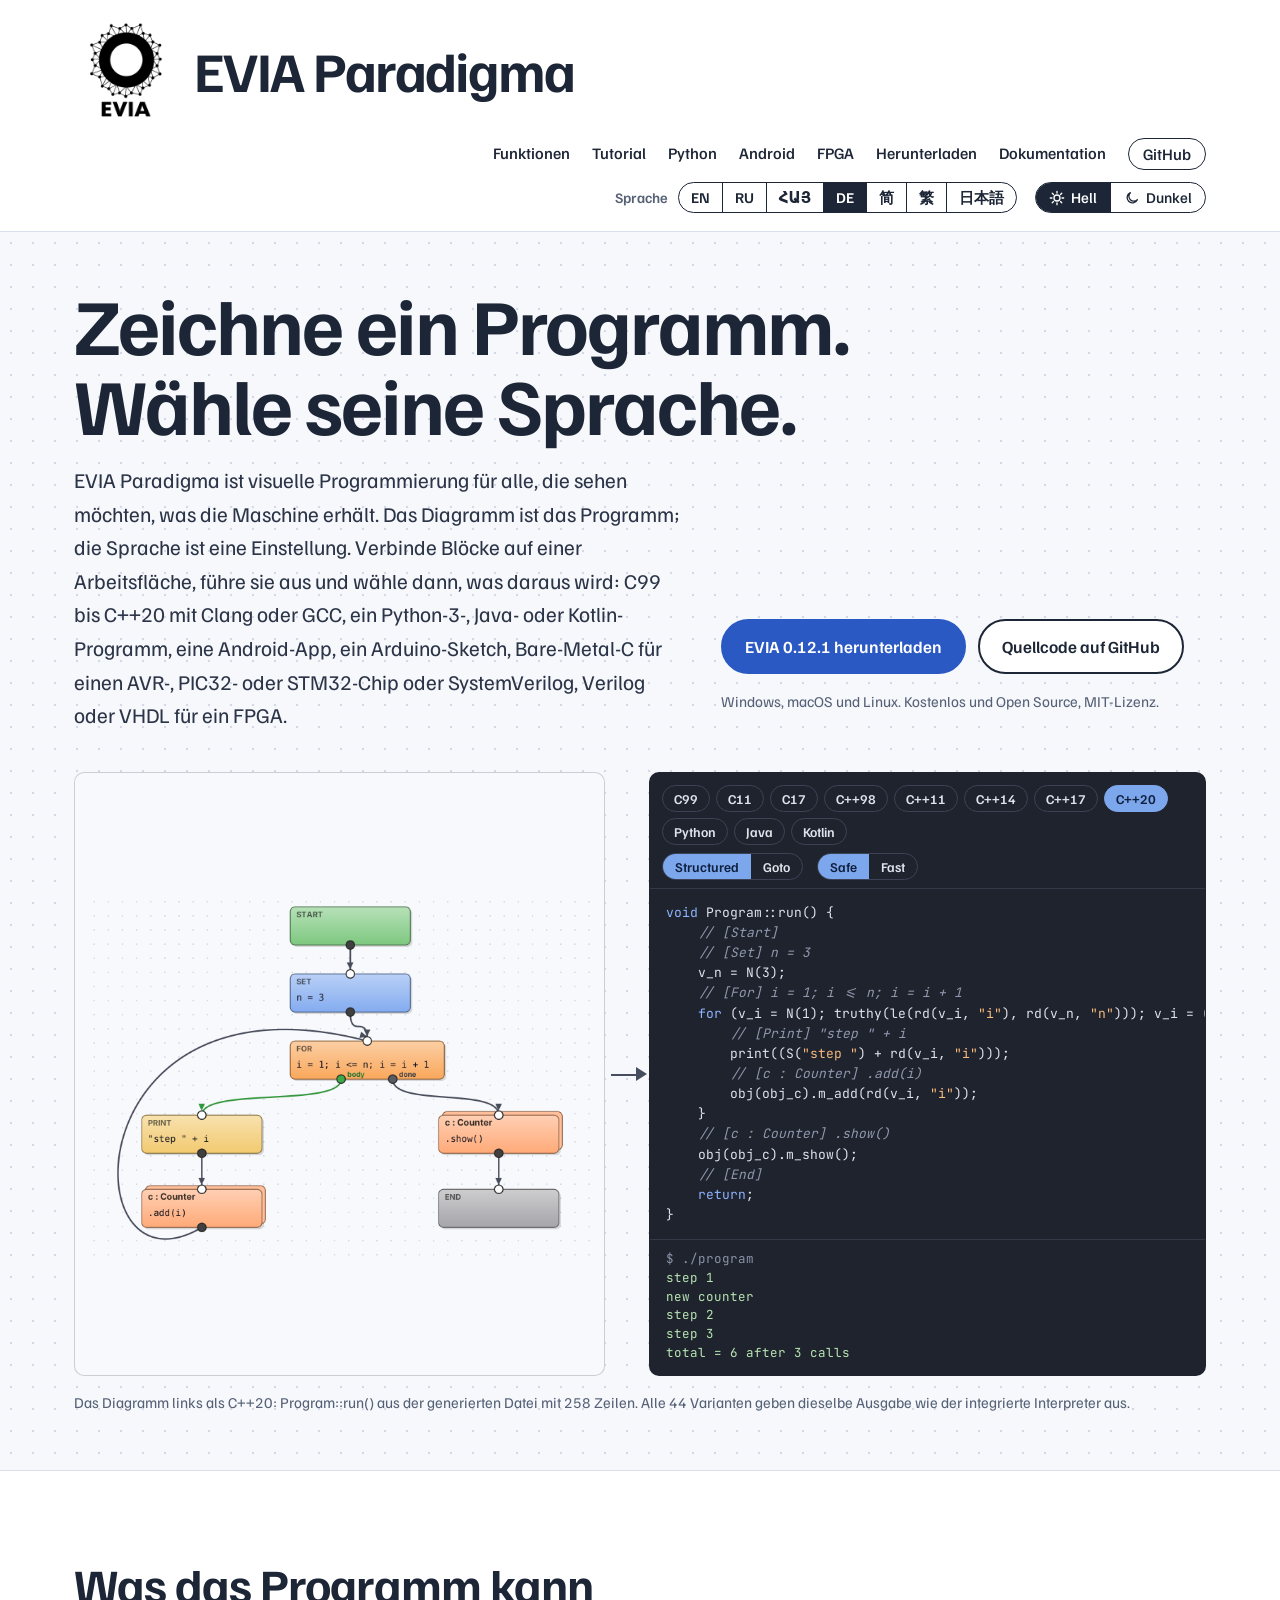
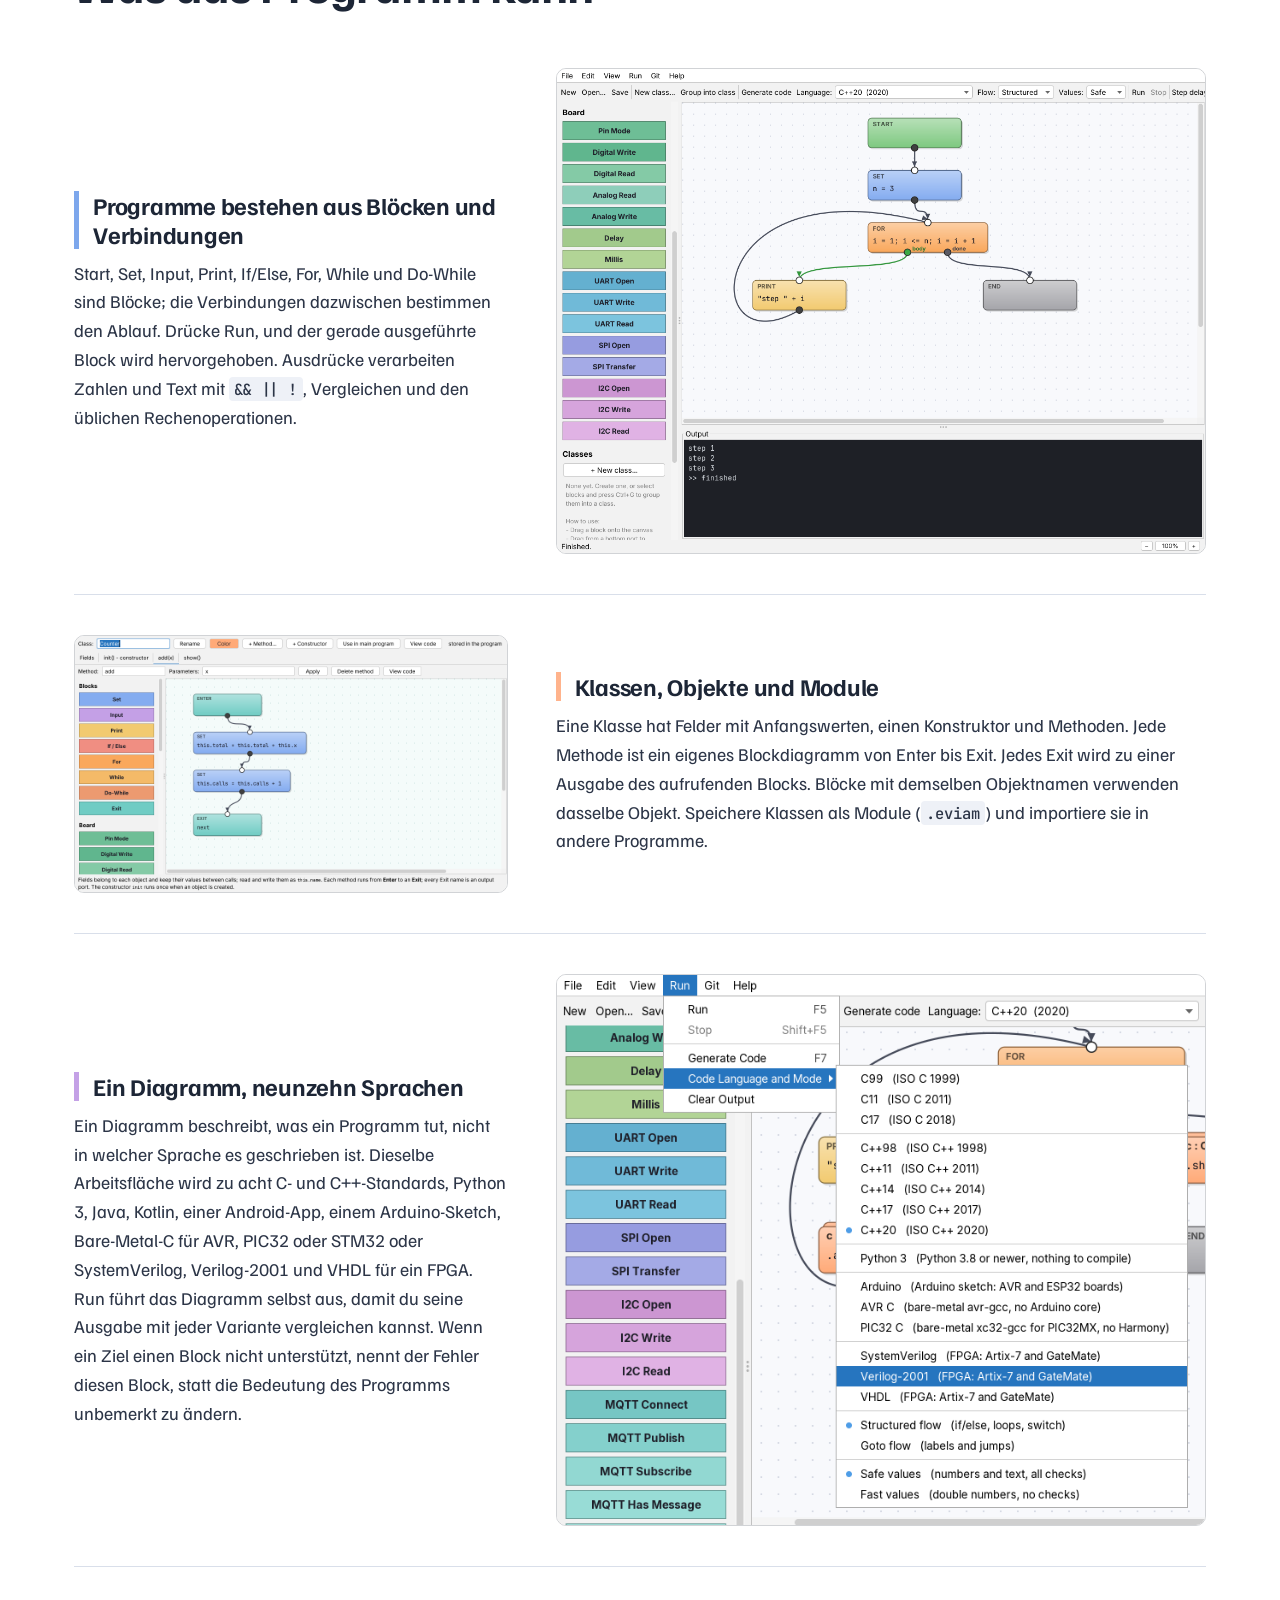
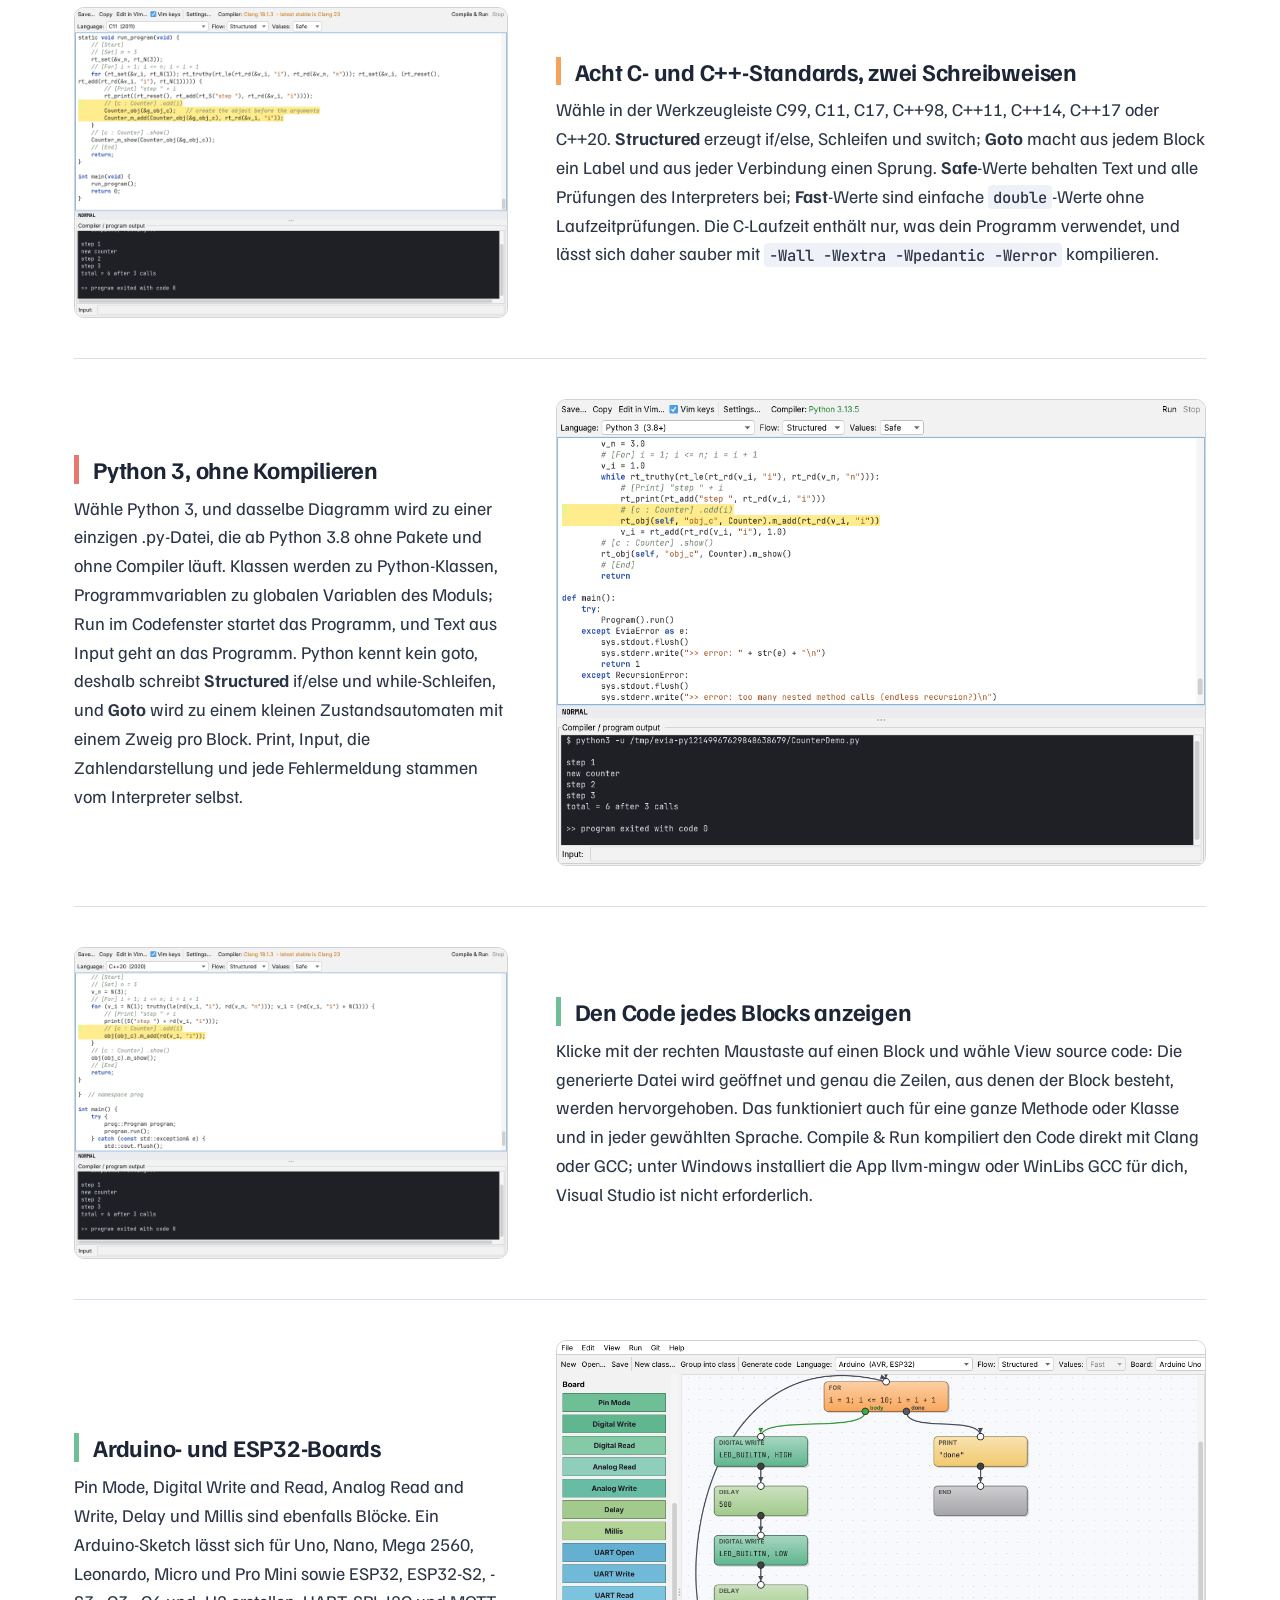
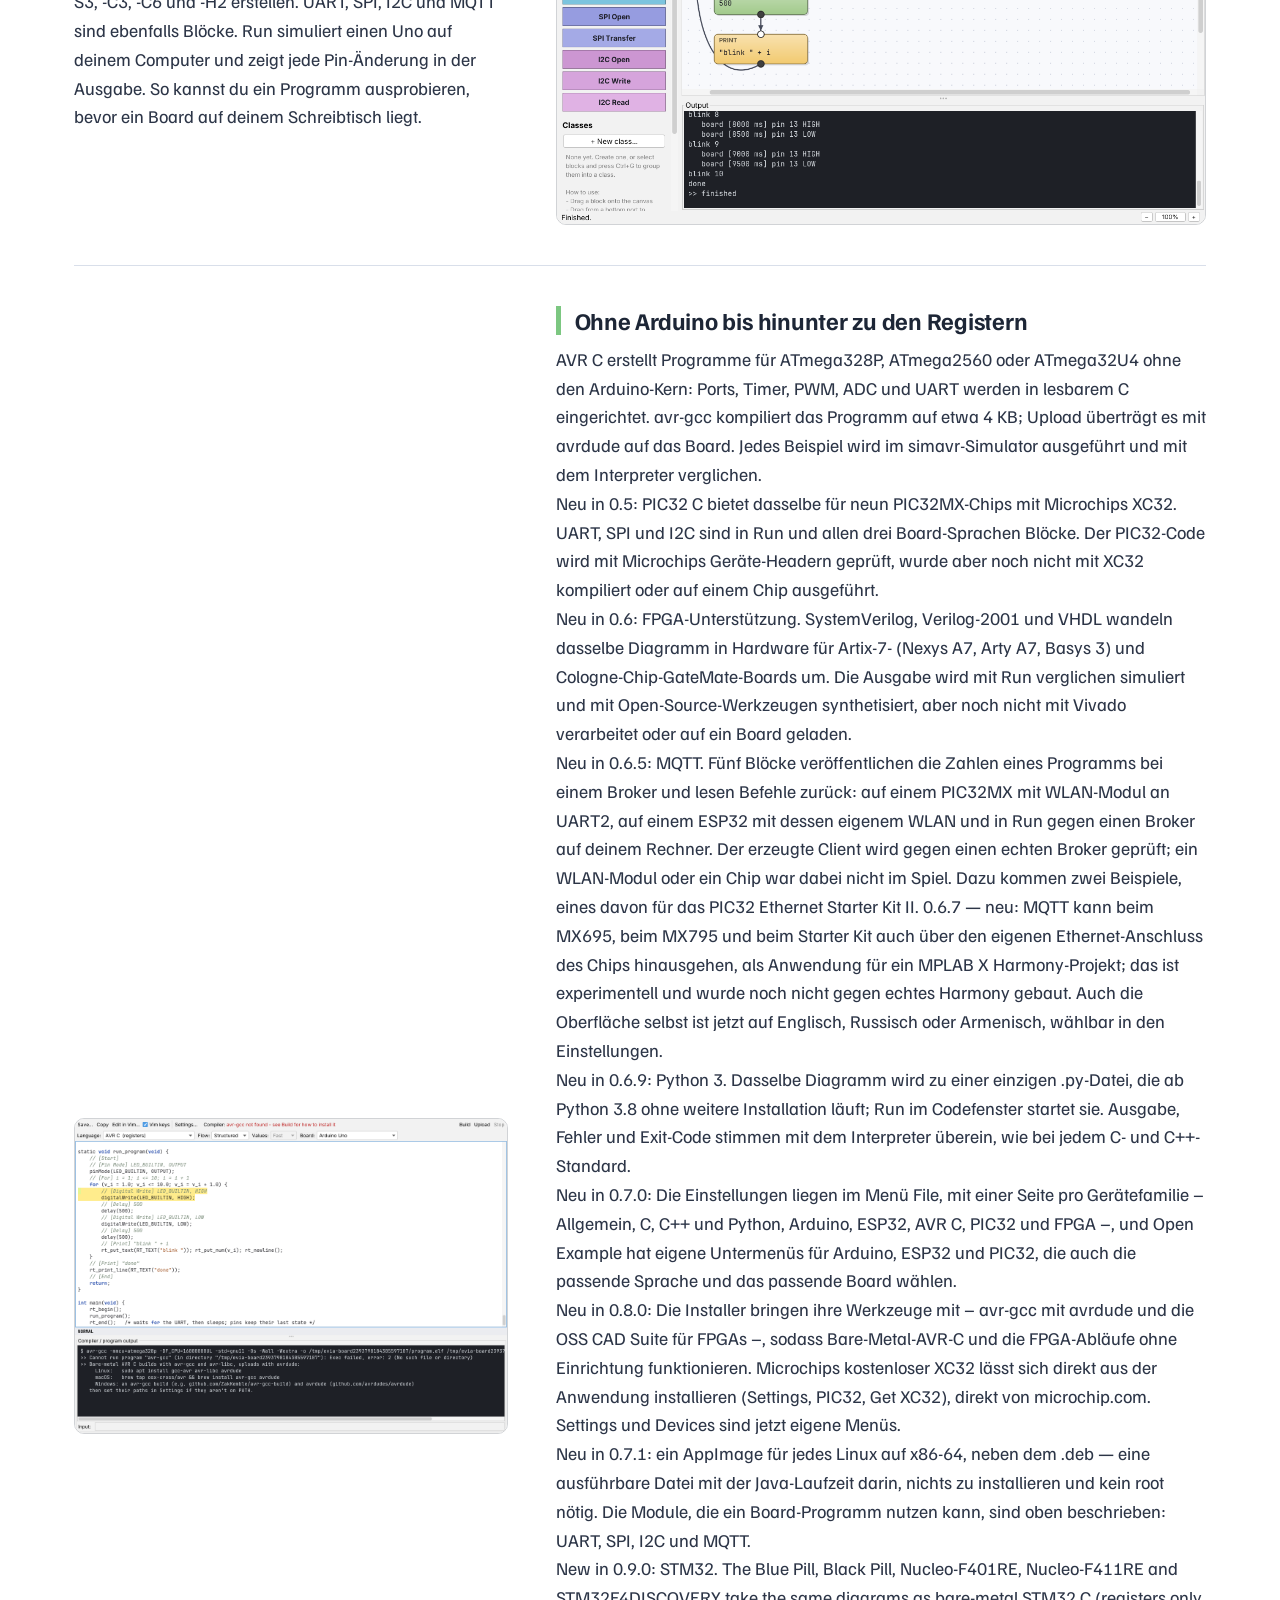
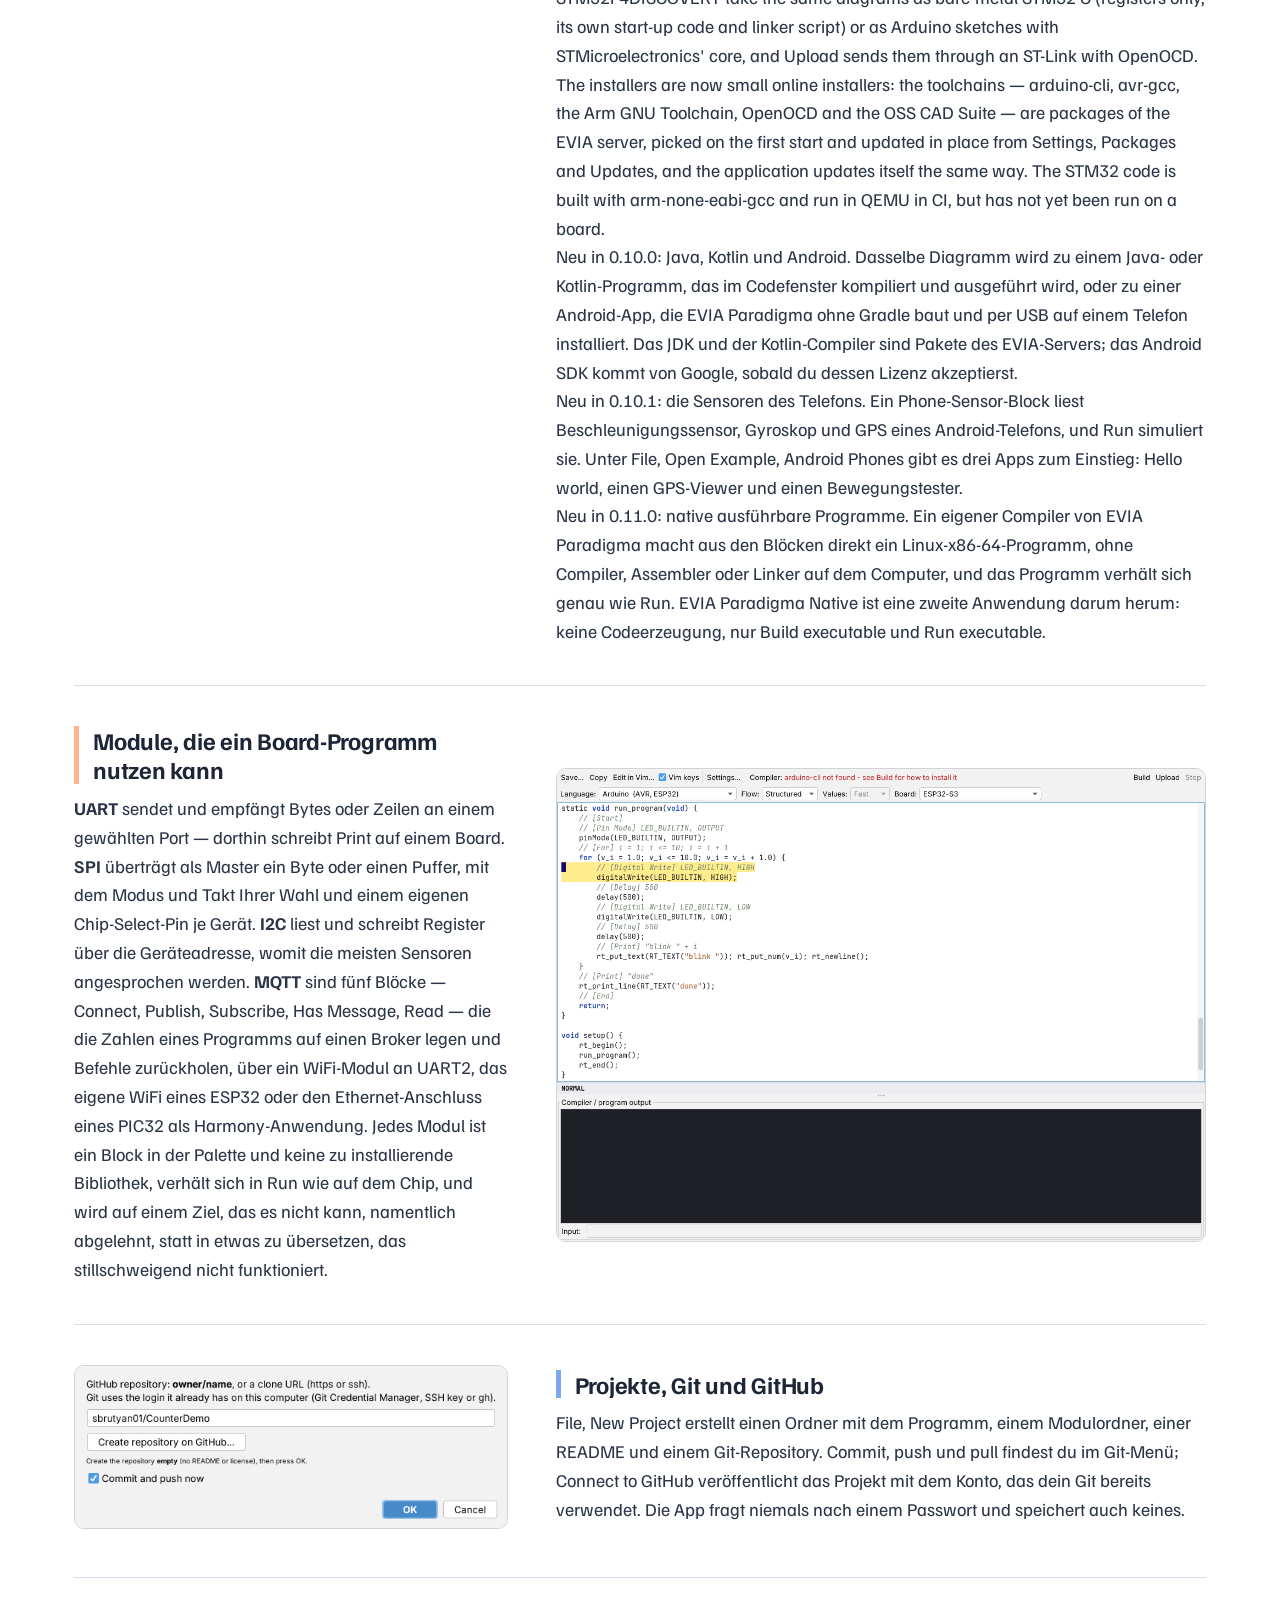
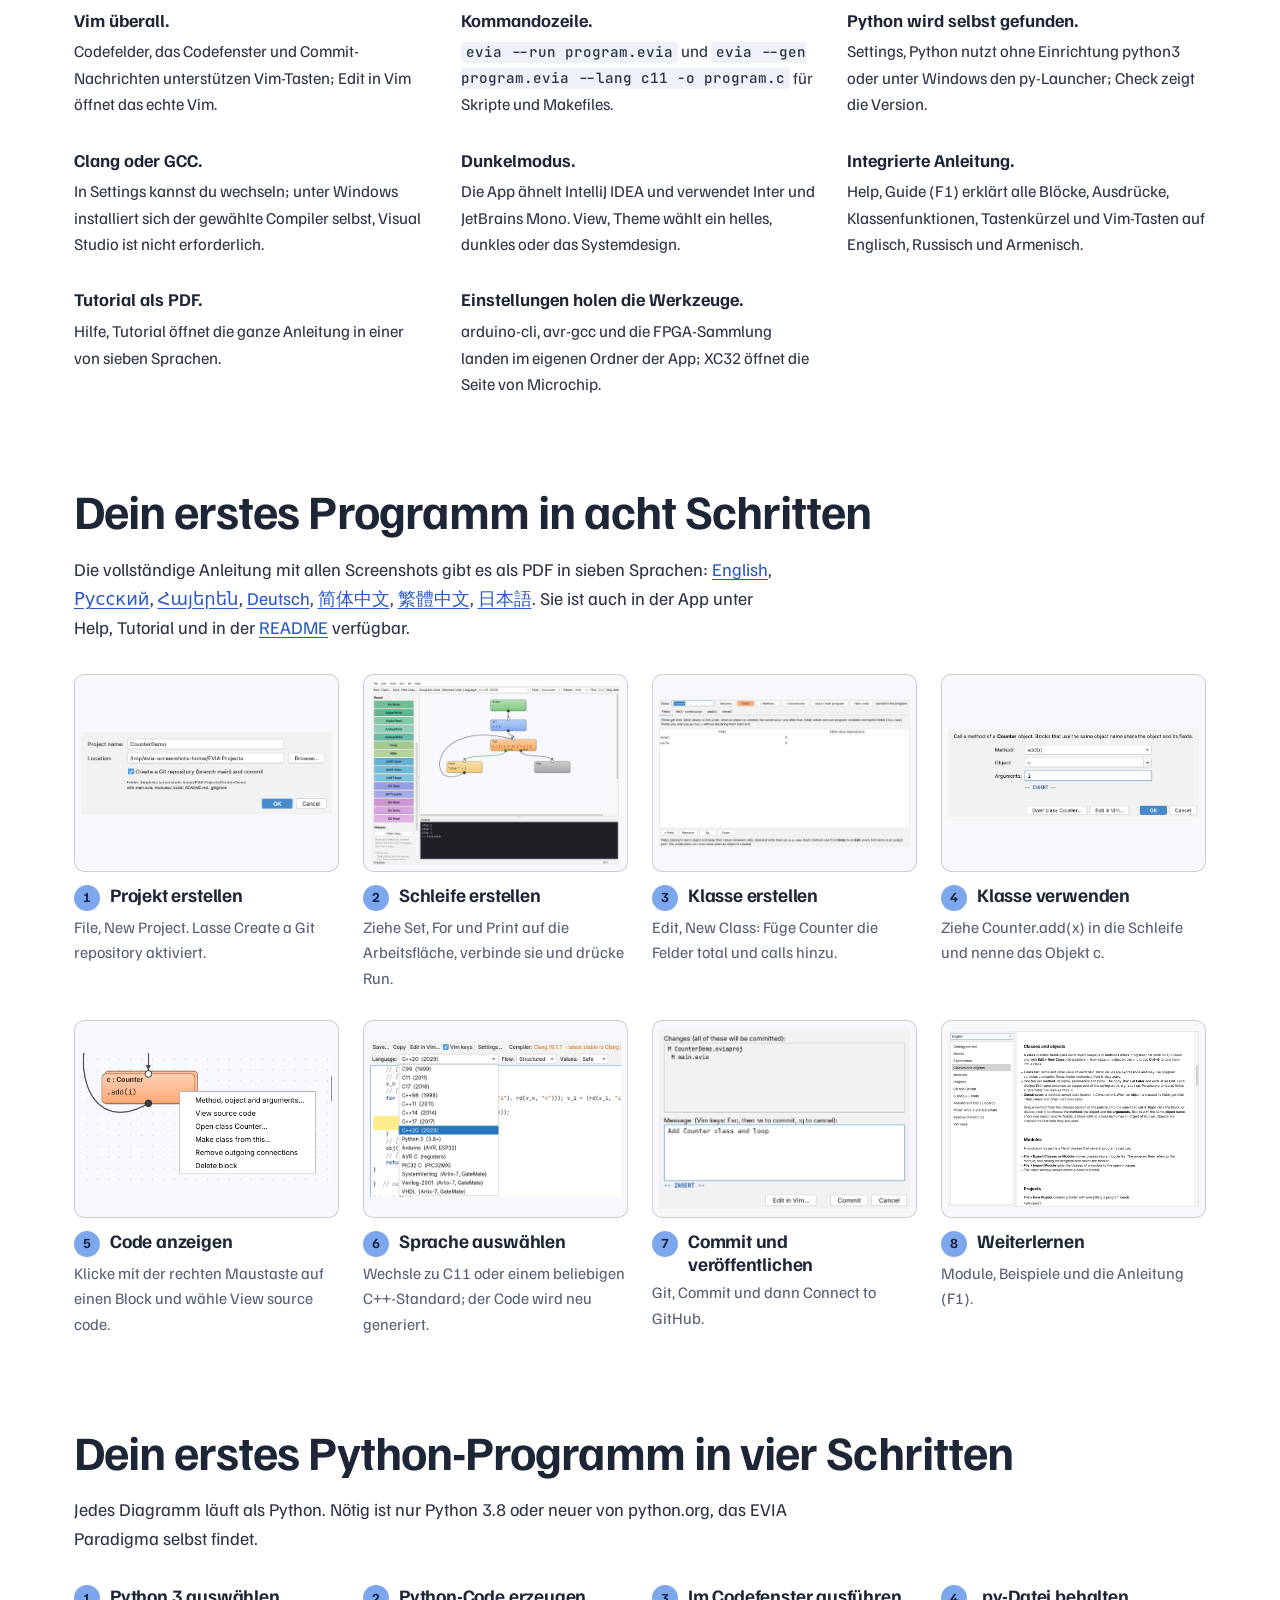
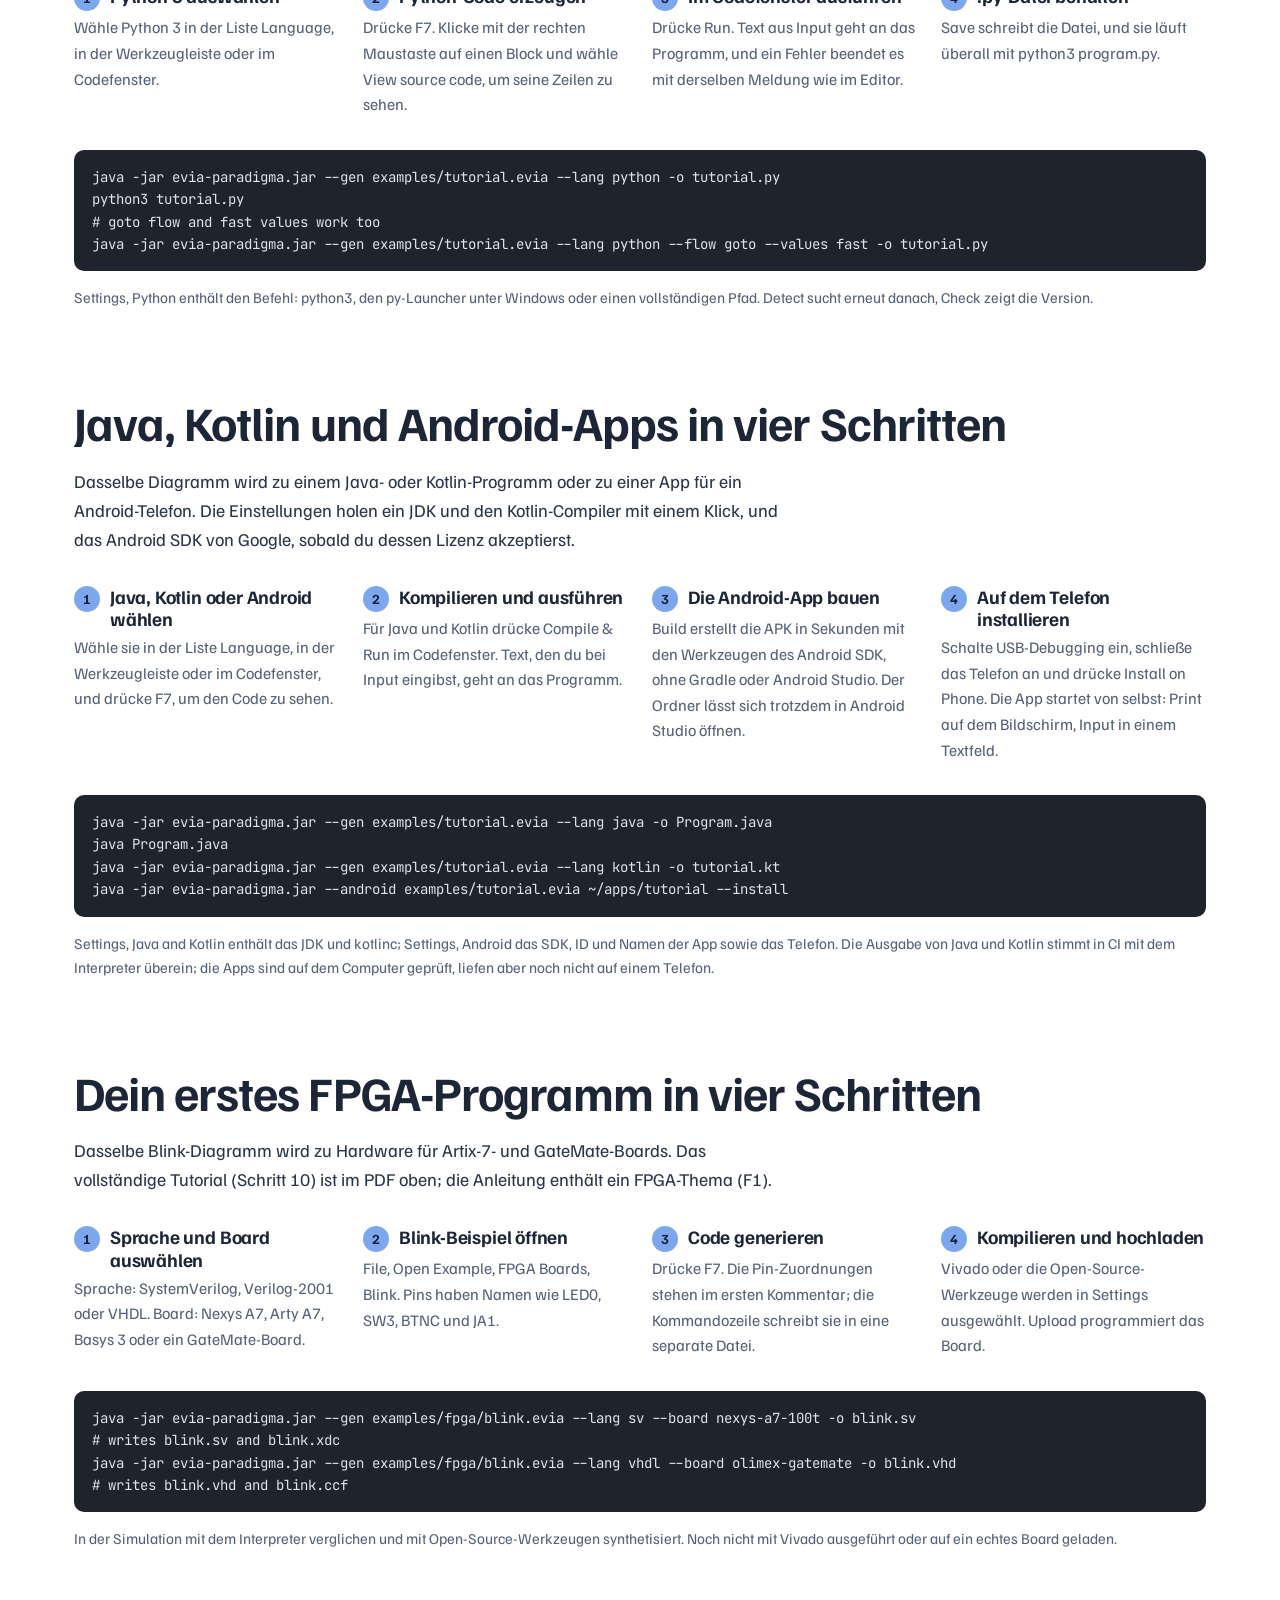
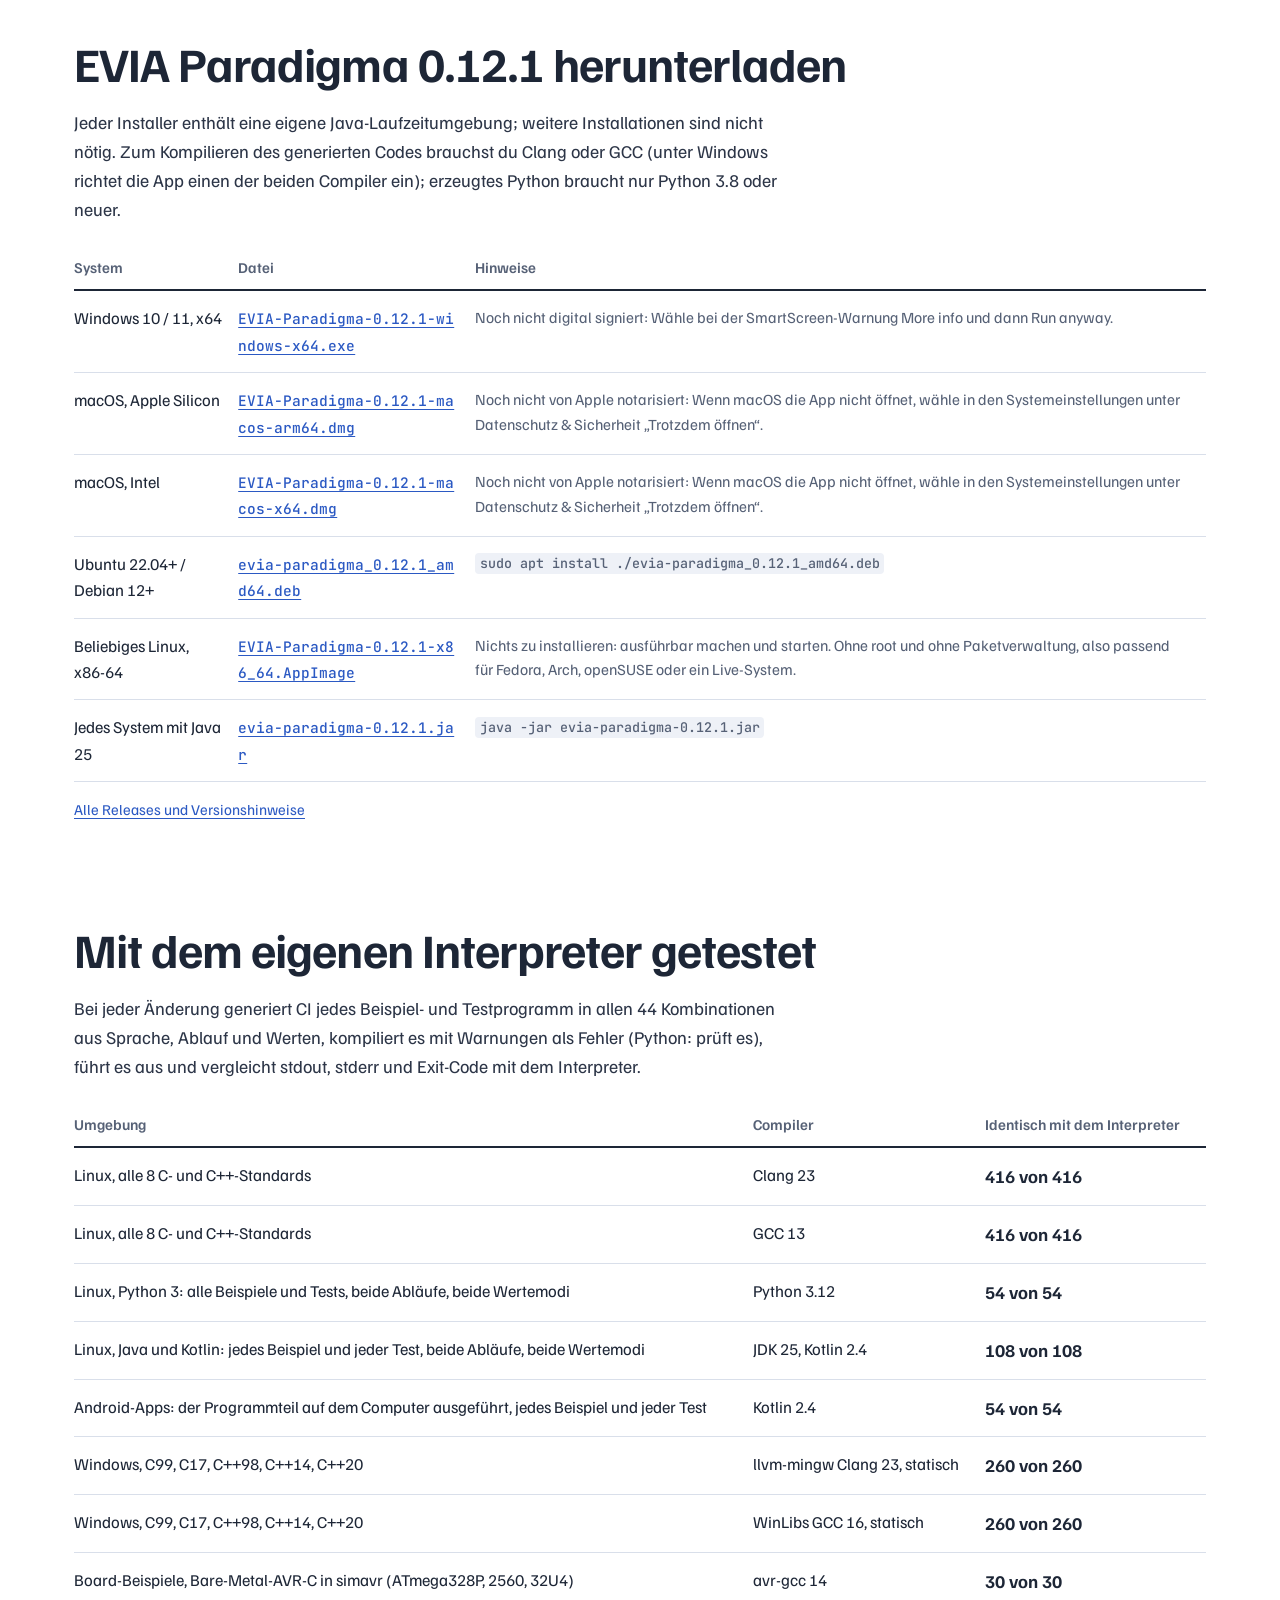
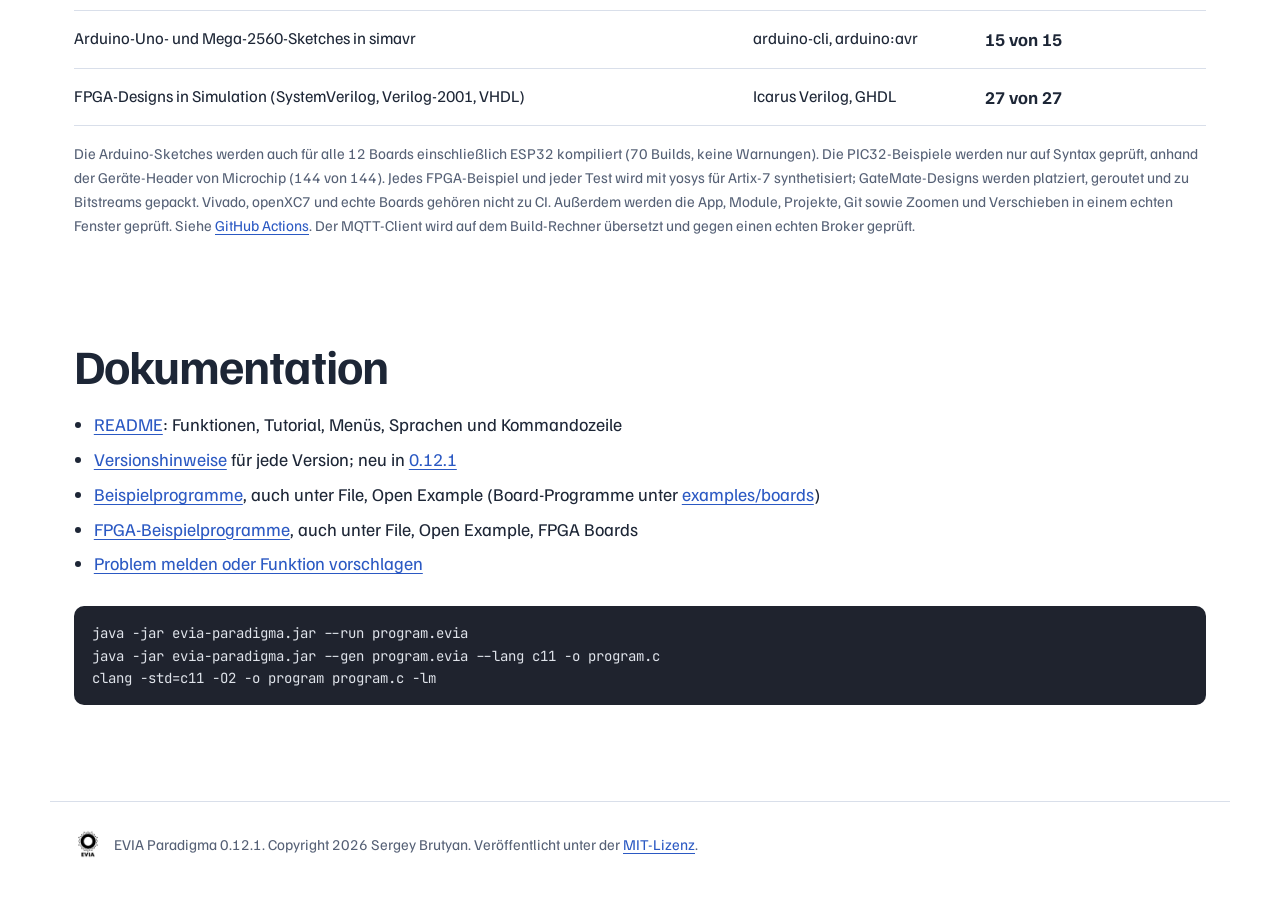
<file: de/index.html>
<!doctype html>
<html lang="de">
<head>
<meta charset="utf-8">
<meta name="viewport" content="width=device-width, initial-scale=1">
<title>EVIA Paradigma: visuelle Programmierung, die in C, C++, Python, Java, Kotlin, Android, Firmware und HDL kompiliert</title>
<meta name="description" content="Verbinde Blöcke auf einer Arbeitsfläche, führe sie aus und erstelle daraus eine übersichtliche Quelldatei in einer von neunzehn Sprachen: C99 bis C++20 mit Clang oder GCC, Python 3, Java, Kotlin, Android-Apps, Arduino-Sketches, Bare-Metal-C für AVR, PIC32 und STM32 sowie SystemVerilog, Verilog oder VHDL für Artix-7- und GateMate-FPGAs. Klassen, Module, Projekte, Git, Vim. Kostenlos und Open Source (MIT).">
<meta property="og:title" content="EVIA Paradigma">
<meta property="og:description" content="Zeichne ein Programm aus Blöcken. Wähle die Sprache, in die es übersetzt wird.">
<meta property="og:image" content="img/hero-diagram.png">
<link rel="icon" type="image/png" href="../img/logo.png">
<link rel="preload" href="../fonts/FamiljenGrotesk.woff" as="font" type="font/woff" crossorigin>
<meta name="color-scheme" content="light dark">
<script>
  // the theme chosen with the header switch (otherwise the system's), before the page is drawn
  try { var t = localStorage.getItem("evia-theme"); if (t === "dark" || t === "light") document.documentElement.dataset.theme = t; } catch (e) {}
</script>
<link rel="alternate" hreflang="en" href="https://sbrutyan01.github.io/EVIA-Paradigma/">
<link rel="alternate" hreflang="ru" href="https://sbrutyan01.github.io/EVIA-Paradigma/ru/">
<link rel="alternate" hreflang="hy" href="https://sbrutyan01.github.io/EVIA-Paradigma/hy/">
<link rel="alternate" hreflang="de" href="https://sbrutyan01.github.io/EVIA-Paradigma/de/">
<link rel="alternate" hreflang="zh-CN" href="https://sbrutyan01.github.io/EVIA-Paradigma/zh-CN/">
<link rel="alternate" hreflang="zh-TW" href="https://sbrutyan01.github.io/EVIA-Paradigma/zh-TW/">
<link rel="alternate" hreflang="ja" href="https://sbrutyan01.github.io/EVIA-Paradigma/ja/">
<link rel="stylesheet" href="../style.css?v=c53edfd3fe">
</head>
<body>

<a class="skip" href="#main">Zum Inhalt springen</a>

<header class="top">
  <a class="brand" href="#top" aria-label="EVIA Paradigma Startseite">
    <img class="logo-light" src="../img/logo.png" alt="" width="136" height="136">
    <img class="logo-dark" src="../img/logo-dark.png" alt="" width="136" height="136">
    <span>EVIA Paradigma</span>
  </a>
  <nav aria-label="Hauptmenü">
    <a href="#features">Funktionen</a>
    <a href="#tutorial">Tutorial</a>
    <a href="#python">Python</a>
    <a href="#android">Android</a>
    <a href="#fpga">FPGA</a>
    <a href="#download">Herunterladen</a>
    <a href="#docs">Dokumentation</a>
    <a class="gh" href="https://github.com/sbrutyan01/EVIA-Paradigma">GitHub</a>
    <div class="top-tools">
    <div class="site-language" role="group" aria-label="Seitensprache">
      <span class="site-language-label">Sprache</span>
      <div class="site-langs">
        <a href=".././" hreflang="en" lang="en" title="English">EN</a>
        <a href="../ru/" hreflang="ru" lang="ru" title="Русский">RU</a>
        <a href="../hy/" hreflang="hy" lang="hy" title="Հայերեն">ՀԱՅ</a>
        <a href="../de/" hreflang="de" lang="de" aria-current="page" title="Deutsch">DE</a>
        <a href="../zh-CN/" hreflang="zh-CN" lang="zh-CN" title="简体中文">简</a>
        <a href="../zh-TW/" hreflang="zh-TW" lang="zh-TW" title="繁體中文">繁</a>
        <a href="../ja/" hreflang="ja" lang="ja" title="日本語">日本語</a>
      </div>
    </div>
    <div class="themes" role="group" aria-label="Farbschema">
      <button type="button" data-theme-choice="light" aria-pressed="true">
        <svg viewBox="0 0 24 24" fill="none" stroke="currentColor" stroke-width="2" stroke-linecap="round" aria-hidden="true">
          <circle cx="12" cy="12" r="4.5"/><path d="M12 2v2.5M12 19.5V22M2 12h2.5M19.5 12H22M4.9 4.9l1.8 1.8M17.3 17.3l1.8 1.8M4.9 19.1l1.8-1.8M17.3 6.7l1.8-1.8"/>
        </svg>Hell</button>
      <button type="button" data-theme-choice="dark" aria-pressed="false">
        <svg viewBox="0 0 24 24" fill="none" stroke="currentColor" stroke-width="2" stroke-linejoin="round" aria-hidden="true">
          <path d="M20 14.5A8 8 0 1 1 9.5 4a6.5 6.5 0 0 0 10.5 10.5z"/>
        </svg>Dunkel</button>
    </div>
    </div>
  </nav>
</header>

<main id="main">

<section class="hero" id="top">
  <div class="hero-text">
    <h1>Zeichne ein Programm.<br>Wähle seine Sprache.</h1>
    <div class="hero-grid">
      <p class="lede">EVIA Paradigma ist visuelle Programmierung für alle, die sehen möchten, was die Maschine erhält. Das Diagramm ist das Programm; die Sprache ist eine Einstellung. Verbinde Blöcke auf einer Arbeitsfläche, führe sie aus und wähle dann, was daraus wird: C99 bis C++20 mit Clang oder GCC, ein Python-3-, Java- oder Kotlin-Programm, eine Android-App, ein Arduino-Sketch, Bare-Metal-C für einen AVR-, PIC32- oder STM32-Chip oder SystemVerilog, Verilog oder VHDL für ein FPGA.</p>
      <div class="side">
        <p class="actions">
          <a class="btn primary" href="#download">EVIA 0.12.1 herunterladen</a>
          <a class="btn" href="https://github.com/sbrutyan01/EVIA-Paradigma">Quellcode auf GitHub</a>
        </p>
        <p class="fine">Windows, macOS und Linux. Kostenlos und Open Source, MIT-Lizenz.</p>
      </div>
    </div>
  </div>

  <figure class="bench" aria-labelledby="bench-caption">
    <div class="bench-diagram">
      <img src="../img/hero-diagram.png" width="1440" height="1048"
           alt="Blockdiagramm: Start, Set n = 3, eine For-Schleife von 1 bis n, die den Schritt ausgibt und c.add(i) für ein Counter-Objekt aufruft, danach c.show() und End.">
    </div>
    <div class="bench-arrow" aria-hidden="true"></div>
    <div class="bench-code">
      <div class="controls" role="group" aria-label="Optionen für generierten Code">
        <div class="langs" role="tablist" aria-label="Sprache">
          <button role="tab" data-lang="c99">C99</button>
          <button role="tab" data-lang="c11">C11</button>
          <button role="tab" data-lang="c17">C17</button>
          <button role="tab" data-lang="c++98">C++98</button>
          <button role="tab" data-lang="c++11">C++11</button>
          <button role="tab" data-lang="c++14">C++14</button>
          <button role="tab" data-lang="c++17">C++17</button>
          <button role="tab" data-lang="c++20" aria-selected="true">C++20</button>
          <button role="tab" data-lang="python">Python</button>
          <button role="tab" data-lang="java">Java</button>
          <button role="tab" data-lang="kotlin">Kotlin</button>
        </div>
        <div class="modes">
          <span class="mode" role="radiogroup" aria-label="Ablauf">
            <button role="radio" data-flow="structured" aria-checked="true">Structured</button>
            <button role="radio" data-flow="goto" aria-checked="false">Goto</button>
          </span>
          <span class="mode" role="radiogroup" aria-label="Werte">
            <button role="radio" data-values="safe" aria-checked="true">Safe</button>
            <button role="radio" data-values="fast" aria-checked="false">Fast</button>
          </span>
        </div>
      </div>
      <pre class="code" tabindex="0" aria-live="polite"><code id="sample"></code></pre>
      <div class="run">
        <pre id="output" aria-label="Programmausgabe"></pre>
      </div>
    </div>
    <figcaption id="bench-caption"><span id="sample-note" data-note="Das Diagramm links als {lang}: {fn} aus der generierten Datei mit {lines} Zeilen.">Das Diagramm links, so wie der Generator es schreibt.</span>
      Alle 44 Varianten geben dieselbe Ausgabe wie der integrierte Interpreter aus.</figcaption>
  </figure>
</section>

<section class="features" id="features" aria-labelledby="features-h">
  <h2 id="features-h">Was das Programm kann</h2>

  <article class="feature">
    <div class="feature-text">
      <h3>Programme bestehen aus Blöcken und Verbindungen</h3>
      <p>Start, Set, Input, Print, If/Else, For, While und Do-While sind Blöcke; die Verbindungen dazwischen bestimmen den Ablauf. Drücke Run, und der gerade ausgeführte Block wird hervorgehoben. Ausdrücke verarbeiten Zahlen und Text mit <code>&amp;&amp; || !</code>, Vergleichen und den üblichen Rechenoperationen.</p>
    </div>
    <img src="../img/03-first-run.png" loading="lazy" width="2360" height="1760" alt="Eine aus Blöcken verbundene For-Schleife und ihre Ausgabe: step 1, step 2, step 3.">
  </article>

  <article class="feature flip">
    <div class="feature-text">
      <h3>Klassen, Objekte und Module</h3>
      <p>Eine Klasse hat Felder mit Anfangswerten, einen Konstruktor und Methoden. Jede Methode ist ein eigenes Blockdiagramm von Enter bis Exit. Jedes Exit wird zu einer Ausgabe des aufrufenden Blocks. Blöcke mit demselben Objektnamen verwenden dasselbe Objekt. Speichere Klassen als Module (<code>.eviam</code>) und importiere sie in andere Programme.</p>
    </div>
    <img src="../img/05-class-method.png" loading="lazy" width="2160" height="1280" alt="Klassenfenster für Counter: Registerkarten für Felder, Konstruktor und Methoden; die Methode add(x) addiert x zu this.total.">
  </article>

  <article class="feature">
    <div class="feature-text">
      <h3>Ein Diagramm, neunzehn Sprachen</h3>
      <p>Ein Diagramm beschreibt, was ein Programm tut, nicht in welcher Sprache es geschrieben ist. Dieselbe Arbeitsfläche wird zu acht C- und C++-Standards, Python 3, Java, Kotlin, einer Android-App, einem Arduino-Sketch, Bare-Metal-C für AVR, PIC32 oder STM32 oder SystemVerilog, Verilog-2001 und VHDL für ein FPGA. Run führt das Diagramm selbst aus, damit du seine Ausgabe mit jeder Variante vergleichen kannst. Wenn ein Ziel einen Block nicht unterstützt, nennt der Fehler diesen Block, statt die Bedeutung des Programms unbemerkt zu ändern.</p>
    </div>
    <img src="../img/24-menu-code-language.png" loading="lazy" width="1516" height="1286" alt="Das geöffnete Menü „Code Language and Mode“: C99 bis C++20, Python 3, Arduino, AVR C, PIC32 C, SystemVerilog, Verilog-2001 und VHDL, darunter Ablauf und Werte.">
  </article>

  <article class="feature flip">
    <div class="feature-text">
      <h3>Acht C- und C++-Standards, zwei Schreibweisen</h3>
      <p>Wähle in der Werkzeugleiste C99, C11, C17, C++98, C++11, C++14, C++17 oder C++20. <b>Structured</b> erzeugt if/else, Schleifen und switch; <b>Goto</b> macht aus jedem Block ein Label und aus jeder Verbindung einen Sprung. <b>Safe</b>-Werte behalten Text und alle Prüfungen des Interpreters bei; <b>Fast</b>-Werte sind einfache <code>double</code>-Werte ohne Laufzeitprüfungen. Die C-Laufzeit enthält nur, was dein Programm verwendet, und lässt sich daher sauber mit <code>-Wall -Wextra -Wpedantic -Werror</code> kompilieren.</p>
    </div>
    <img src="../img/22-c11-compile-run.png" loading="lazy" width="2120" height="1520" alt="Codefenster mit dem Programm in C11, kompiliert mit Clang und ausgeführt.">
  </article>

  <article class="feature">
    <div class="feature-text">
      <h3>Python 3, ohne Kompilieren</h3>
      <p>Wähle Python 3, und dasselbe Diagramm wird zu einer einzigen .py-Datei, die ab Python 3.8 ohne Pakete und ohne Compiler läuft. Klassen werden zu Python-Klassen, Programmvariablen zu globalen Variablen des Moduls; Run im Codefenster startet das Programm, und Text aus Input geht an das Programm. Python kennt kein goto, deshalb schreibt <b>Structured</b> if/else und while-Schleifen, und <b>Goto</b> wird zu einem kleinen Zustandsautomaten mit einem Zweig pro Block. Print, Input, die Zahlendarstellung und jede Fehlermeldung stammen vom Interpreter selbst.</p>
    </div>
    <img src="../img/35-python-run.png" loading="lazy" width="2120" height="1520" alt="Das Tutorial-Programm als Python 3 im Codefenster, ausgeführt mit Python 3.13; die Zeilen des Blocks c.add(i) sind hervorgehoben.">
  </article>

  <article class="feature flip">
    <div class="feature-text">
      <h3>Den Code jedes Blocks anzeigen</h3>
      <p>Klicke mit der rechten Maustaste auf einen Block und wähle View source code: Die generierte Datei wird geöffnet und genau die Zeilen, aus denen der Block besteht, werden hervorgehoben. Das funktioniert auch für eine ganze Methode oder Klasse und in jeder gewählten Sprache. Compile &amp; Run kompiliert den Code direkt mit Clang oder GCC; unter Windows installiert die App llvm-mingw oder WinLibs GCC für dich, Visual Studio ist nicht erforderlich.</p>
    </div>
    <img src="../img/11-compile-run.png" loading="lazy" width="2120" height="1520" alt="Generierter C++-Code mit hervorgehobenen Zeilen des Blocks c.add(i), kompiliert mit Clang und ausgeführt.">
  </article>

  <article class="feature">
    <div class="feature-text">
      <h3>Arduino- und ESP32-Boards</h3>
      <p>Pin Mode, Digital Write and Read, Analog Read and Write, Delay und Millis sind ebenfalls Blöcke. Ein Arduino-Sketch lässt sich für Uno, Nano, Mega 2560, Leonardo, Micro und Pro Mini sowie ESP32, ESP32-S2, -S3, -C3, -C6 und -H2 erstellen. UART, SPI, I2C und MQTT sind ebenfalls Blöcke. Run simuliert einen Uno auf deinem Computer und zeigt jede Pin-Änderung in der Ausgabe. So kannst du ein Programm ausprobieren, bevor ein Board auf deinem Schreibtisch liegt.</p>
    </div>
    <img src="../img/27-board-simulated.png" loading="lazy" width="2360" height="1760" alt="Das Blink-Beispiel mit Board-Blöcken in der Palette; die Ausgabe zeigt, wie der simulierte Pin 13 alle 500 ms umschaltet.">
  </article>

  <article class="feature flip">
    <div class="feature-text">
      <h3>Ohne Arduino bis hinunter zu den Registern</h3>
      <p>AVR C erstellt Programme für ATmega328P, ATmega2560 oder ATmega32U4 ohne den Arduino-Kern: Ports, Timer, PWM, ADC und UART werden in lesbarem C eingerichtet. avr-gcc kompiliert das Programm auf etwa 4 KB; Upload überträgt es mit avrdude auf das Board. Jedes Beispiel wird im simavr-Simulator ausgeführt und mit dem Interpreter verglichen.</p>
      <p>Neu in 0.5: PIC32 C bietet dasselbe für neun PIC32MX-Chips mit Microchips XC32. UART, SPI und I2C sind in Run und allen drei Board-Sprachen Blöcke. Der PIC32-Code wird mit Microchips Geräte-Headern geprüft, wurde aber noch nicht mit XC32 kompiliert oder auf einem Chip ausgeführt.</p>
      <p>Neu in 0.6: FPGA-Unterstützung. SystemVerilog, Verilog-2001 und VHDL wandeln dasselbe Diagramm in Hardware für Artix-7- (Nexys A7, Arty A7, Basys 3) und Cologne-Chip-GateMate-Boards um. Die Ausgabe wird mit Run verglichen simuliert und mit Open-Source-Werkzeugen synthetisiert, aber noch nicht mit Vivado verarbeitet oder auf ein Board geladen.</p>
      <p>Neu in 0.6.5: MQTT. Fünf Blöcke veröffentlichen die Zahlen eines Programms bei einem Broker und lesen Befehle zurück: auf einem PIC32MX mit WLAN-Modul an UART2, auf einem ESP32 mit dessen eigenem WLAN und in Run gegen einen Broker auf deinem Rechner. Der erzeugte Client wird gegen einen echten Broker geprüft; ein WLAN-Modul oder ein Chip war dabei nicht im Spiel. Dazu kommen zwei Beispiele, eines davon für das PIC32 Ethernet Starter Kit II. 0.6.7 — neu: MQTT kann beim MX695, beim MX795 und beim Starter Kit auch über den eigenen Ethernet-Anschluss des Chips hinausgehen, als Anwendung für ein MPLAB X Harmony-Projekt; das ist experimentell und wurde noch nicht gegen echtes Harmony gebaut. Auch die Oberfläche selbst ist jetzt auf Englisch, Russisch oder Armenisch, wählbar in den Einstellungen.</p>
      <p>Neu in 0.6.9: Python 3. Dasselbe Diagramm wird zu einer einzigen .py-Datei, die ab Python 3.8 ohne weitere Installation läuft; Run im Codefenster startet sie. Ausgabe, Fehler und Exit-Code stimmen mit dem Interpreter überein, wie bei jedem C- und C++-Standard.</p>
      <p>Neu in 0.7.0: Die Einstellungen liegen im Menü File, mit einer Seite pro Gerätefamilie – Allgemein, C, C++ und Python, Arduino, ESP32, AVR C, PIC32 und FPGA –, und Open Example hat eigene Untermenüs für Arduino, ESP32 und PIC32, die auch die passende Sprache und das passende Board wählen.</p>
      <p>Neu in 0.8.0: Die Installer bringen ihre Werkzeuge mit – avr-gcc mit avrdude und die OSS CAD Suite für FPGAs –, sodass Bare-Metal-AVR-C und die FPGA-Abläufe ohne Einrichtung funktionieren. Microchips kostenloser XC32 lässt sich direkt aus der Anwendung installieren (Settings, PIC32, Get XC32), direkt von microchip.com. Settings und Devices sind jetzt eigene Menüs.</p>
      <p>Neu in 0.7.1: ein AppImage für jedes Linux auf x86-64, neben dem .deb — eine ausführbare Datei mit der Java-Laufzeit darin, nichts zu installieren und kein root nötig. Die Module, die ein Board-Programm nutzen kann, sind oben beschrieben: UART, SPI, I2C und MQTT.</p>
      <p>New in 0.9.0: STM32. The Blue Pill, Black Pill, Nucleo-F401RE, Nucleo-F411RE and STM32F4DISCOVERY take the same diagrams as bare-metal STM32 C (registers only, its own start-up code and linker script) or as Arduino sketches with STMicroelectronics' core, and Upload sends them through an ST-Link with OpenOCD. The installers are now small online installers: the toolchains — arduino-cli, avr-gcc, the Arm GNU Toolchain, OpenOCD and the OSS CAD Suite — are packages of the EVIA server, picked on the first start and updated in place from Settings, Packages and Updates, and the application updates itself the same way. The STM32 code is built with arm-none-eabi-gcc and run in QEMU in CI, but has not yet been run on a board.</p>
      <p>Neu in 0.10.0: Java, Kotlin und Android. Dasselbe Diagramm wird zu einem Java- oder Kotlin-Programm, das im Codefenster kompiliert und ausgeführt wird, oder zu einer Android-App, die EVIA Paradigma ohne Gradle baut und per USB auf einem Telefon installiert. Das JDK und der Kotlin-Compiler sind Pakete des EVIA-Servers; das Android SDK kommt von Google, sobald du dessen Lizenz akzeptierst.</p>
      <p>Neu in 0.10.1: die Sensoren des Telefons. Ein Phone-Sensor-Block liest Beschleunigungssensor, Gyroskop und GPS eines Android-Telefons, und Run simuliert sie. Unter File, Open Example, Android Phones gibt es drei Apps zum Einstieg: Hello world, einen GPS-Viewer und einen Bewegungstester.</p>
      <p>Neu in 0.11.0: native ausführbare Programme. Ein eigener Compiler von EVIA Paradigma macht aus den Blöcken direkt ein Linux-x86-64-Programm, ohne Compiler, Assembler oder Linker auf dem Computer, und das Programm verhält sich genau wie Run. EVIA Paradigma Native ist eine zweite Anwendung darum herum: keine Codeerzeugung, nur Build executable und Run executable.</p>
    </div>
    <img src="../img/29-avr-build.png" loading="lazy" width="2360" height="1720" alt="Das Blink-Programm als Bare-Metal-AVR-C, mit avr-gcc 14 für Arduino Uno kompiliert: 4032 Byte Code.">
  </article>

  <article class="feature">
    <div class="feature-text">
      <h3>Module, die ein Board-Programm nutzen kann</h3>
      <p><b>UART</b> sendet und empfängt Bytes oder Zeilen an einem gewählten Port — dorthin schreibt Print auf einem Board. <b>SPI</b> überträgt als Master ein Byte oder einen Puffer, mit dem Modus und Takt Ihrer Wahl und einem eigenen Chip-Select-Pin je Gerät. <b>I2C</b> liest und schreibt Register über die Geräteadresse, womit die meisten Sensoren angesprochen werden. <b>MQTT</b> sind fünf Blöcke — Connect, Publish, Subscribe, Has Message, Read — die die Zahlen eines Programms auf einen Broker legen und Befehle zurückholen, über ein WiFi-Modul an UART2, das eigene WiFi eines ESP32 oder den Ethernet-Anschluss eines PIC32 als Harmony-Anwendung. Jedes Modul ist ein Block in der Palette und keine zu installierende Bibliothek, verhält sich in Run wie auf dem Chip, und wird auf einem Ziel, das es nicht kann, namentlich abgelehnt, statt in etwas zu übersetzen, das stillschweigend nicht funktioniert.</p>
    </div>
    <img src="../img/28-arduino-sketch.png" loading="lazy" width="2360" height="1720" alt="Ein Board-Programm als Arduino-Sketch, daneben seine UART-Ausgabe.">
  </article>

  <article class="feature flip">
    <div class="feature-text">
      <h3>Projekte, Git und GitHub</h3>
      <p>File, New Project erstellt einen Ordner mit dem Programm, einem Modulordner, einer README und einem Git-Repository. Commit, push und pull findest du im Git-Menü; Connect to GitHub veröffentlicht das Projekt mit dem Konto, das dein Git bereits verwendet. Die App fragt niemals nach einem Passwort und speichert auch keines.</p>
    </div>
    <img src="../img/18-connect-github.png" loading="lazy" width="1110" height="392" alt="Dialog Connect to GitHub mit dem Repository-Namen sbrutyan01/CounterDemo.">
  </article>

  <ul class="extras">
    <li><b>Vim überall.</b> Codefelder, das Codefenster und Commit-Nachrichten unterstützen Vim-Tasten; Edit in Vim öffnet das echte Vim.</li>
    <li><b>Kommandozeile.</b> <code>evia --run program.evia</code> und <code>evia --gen program.evia --lang c11 -o program.c</code> für Skripte und Makefiles.</li>
    <li><b>Python wird selbst gefunden.</b> Settings, Python nutzt ohne Einrichtung python3 oder unter Windows den py-Launcher; Check zeigt die Version.</li>
    <li><b>Clang oder GCC.</b> In Settings kannst du wechseln; unter Windows installiert sich der gewählte Compiler selbst, Visual Studio ist nicht erforderlich.</li>
    <li><b>Dunkelmodus.</b> Die App ähnelt IntelliJ IDEA und verwendet Inter und JetBrains Mono. View, Theme wählt ein helles, dunkles oder das Systemdesign.</li>
    <li><b>Integrierte Anleitung.</b> Help, Guide (F1) erklärt alle Blöcke, Ausdrücke, Klassenfunktionen, Tastenkürzel und Vim-Tasten auf Englisch, Russisch und Armenisch.</li>
    <li><b>Tutorial als PDF.</b> Hilfe, Tutorial öffnet die ganze Anleitung in einer von sieben Sprachen.</li>
    <li><b>Einstellungen holen die Werkzeuge.</b> arduino-cli, avr-gcc und die FPGA-Sammlung landen im eigenen Ordner der App; XC32 öffnet die Seite von Microchip.</li>
  </ul>
</section>

<section class="tutorial" id="tutorial" aria-labelledby="tutorial-h">
  <h2 id="tutorial-h">Dein erstes Programm in acht Schritten</h2>
  <p class="section-lede">Die vollständige Anleitung mit allen Screenshots gibt es als PDF in sieben Sprachen: <a href="../tutorial/EVIA-Paradigma-Tutorial.en.pdf">English</a>, <a href="../tutorial/EVIA-Paradigma-Tutorial.ru.pdf">Русский</a>, <a href="../tutorial/EVIA-Paradigma-Tutorial.hy.pdf">Հայերեն</a>, <a href="../tutorial/EVIA-Paradigma-Tutorial.de.pdf">Deutsch</a>, <a href="../tutorial/EVIA-Paradigma-Tutorial.zh-CN.pdf">简体中文</a>, <a href="../tutorial/EVIA-Paradigma-Tutorial.zh-TW.pdf">繁體中文</a>, <a href="../tutorial/EVIA-Paradigma-Tutorial.ja.pdf">日本語</a>. Sie ist auch in der App unter Help, Tutorial und in der <a href="https://github.com/sbrutyan01/EVIA-Paradigma#tutorial">README</a> verfügbar.</p>
  <ol class="steps">
    <li><img src="../img/01-new-project.png" loading="lazy" alt=""><h3>Projekt erstellen</h3><p>File, New Project. Lasse Create a Git repository aktiviert.</p></li>
    <li><img src="../img/03-first-run.png" loading="lazy" alt=""><h3>Schleife erstellen</h3><p>Ziehe Set, For und Print auf die Arbeitsfläche, verbinde sie und drücke Run.</p></li>
    <li><img src="../img/04-class-fields.png" loading="lazy" alt=""><h3>Klasse erstellen</h3><p>Edit, New Class: Füge Counter die Felder total und calls hinzu.</p></li>
    <li><img src="../img/07-call-dialog.png" loading="lazy" alt=""><h3>Klasse verwenden</h3><p>Ziehe Counter.add(x) in die Schleife und nenne das Objekt c.</p></li>
    <li><img src="../img/09-block-menu.png" loading="lazy" alt=""><h3>Code anzeigen</h3><p>Klicke mit der rechten Maustaste auf einen Block und wähle View source code.</p></li>
    <li><img src="../img/21-language-dropdown.png" loading="lazy" alt=""><h3>Sprache auswählen</h3><p>Wechsle zu C11 oder einem beliebigen C++-Standard; der Code wird neu generiert.</p></li>
    <li><img src="../img/17-commit.png" loading="lazy" alt=""><h3>Commit und veröffentlichen</h3><p>Git, Commit und dann Connect to GitHub.</p></li>
    <li><img src="../img/20-help-guide.png" loading="lazy" alt=""><h3>Weiterlernen</h3><p>Module, Beispiele und die Anleitung (F1).</p></li>
  </ol>
</section>

<section class="tutorial" id="python" aria-labelledby="python-h">
  <h2 id="python-h">Dein erstes Python-Programm in vier Schritten</h2>
  <p class="section-lede">Jedes Diagramm läuft als Python. Nötig ist nur Python 3.8 oder neuer von python.org, das EVIA Paradigma selbst findet.</p>
  <ol class="steps">
    <li><h3>Python 3 auswählen</h3><p>Wähle Python 3 in der Liste Language, in der Werkzeugleiste oder im Codefenster.</p></li>
    <li><h3>Python-Code erzeugen</h3><p>Drücke F7. Klicke mit der rechten Maustaste auf einen Block und wähle View source code, um seine Zeilen zu sehen.</p></li>
    <li><h3>Im Codefenster ausführen</h3><p>Drücke Run. Text aus Input geht an das Programm, und ein Fehler beendet es mit derselben Meldung wie im Editor.</p></li>
    <li><h3>.py-Datei behalten</h3><p>Save schreibt die Datei, und sie läuft überall mit python3 program.py.</p></li>
  </ol>
  <pre class="cli"><code>java -jar evia-paradigma.jar --gen examples/tutorial.evia --lang python -o tutorial.py
python3 tutorial.py
# goto flow and fast values work too
java -jar evia-paradigma.jar --gen examples/tutorial.evia --lang python --flow goto --values fast -o tutorial.py</code></pre>
  <p class="fine">Settings, Python enthält den Befehl: python3, den py-Launcher unter Windows oder einen vollständigen Pfad. Detect sucht erneut danach, Check zeigt die Version.</p>
</section>

<section class="tutorial" id="android" aria-labelledby="android-h">
  <h2 id="android-h">Java, Kotlin und Android-Apps in vier Schritten</h2>
  <p class="section-lede">Dasselbe Diagramm wird zu einem Java- oder Kotlin-Programm oder zu einer App für ein Android-Telefon. Die Einstellungen holen ein JDK und den Kotlin-Compiler mit einem Klick, und das Android SDK von Google, sobald du dessen Lizenz akzeptierst.</p>
  <ol class="steps">
    <li><h3>Java, Kotlin oder Android wählen</h3><p>Wähle sie in der Liste Language, in der Werkzeugleiste oder im Codefenster, und drücke F7, um den Code zu sehen.</p></li>
    <li><h3>Kompilieren und ausführen</h3><p>Für Java und Kotlin drücke Compile &amp; Run im Codefenster. Text, den du bei Input eingibst, geht an das Programm.</p></li>
    <li><h3>Die Android-App bauen</h3><p>Build erstellt die APK in Sekunden mit den Werkzeugen des Android SDK, ohne Gradle oder Android Studio. Der Ordner lässt sich trotzdem in Android Studio öffnen.</p></li>
    <li><h3>Auf dem Telefon installieren</h3><p>Schalte USB-Debugging ein, schließe das Telefon an und drücke Install on Phone. Die App startet von selbst: Print auf dem Bildschirm, Input in einem Textfeld.</p></li>
  </ol>
  <pre class="cli"><code>java -jar evia-paradigma.jar --gen examples/tutorial.evia --lang java -o Program.java
java Program.java
java -jar evia-paradigma.jar --gen examples/tutorial.evia --lang kotlin -o tutorial.kt
java -jar evia-paradigma.jar --android examples/tutorial.evia ~/apps/tutorial --install</code></pre>
  <p class="fine">Settings, Java and Kotlin enthält das JDK und kotlinc; Settings, Android das SDK, ID und Namen der App sowie das Telefon. Die Ausgabe von Java und Kotlin stimmt in CI mit dem Interpreter überein; die Apps sind auf dem Computer geprüft, liefen aber noch nicht auf einem Telefon.</p>
</section>

<section class="tutorial" id="fpga" aria-labelledby="fpga-h">
  <h2 id="fpga-h">Dein erstes FPGA-Programm in vier Schritten</h2>
  <p class="section-lede">Dasselbe Blink-Diagramm wird zu Hardware für Artix-7- und GateMate-Boards. Das vollständige Tutorial (Schritt 10) ist im PDF oben; die Anleitung enthält ein FPGA-Thema (F1).</p>
  <ol class="steps">
    <li><h3>Sprache und Board auswählen</h3><p>Sprache: SystemVerilog, Verilog-2001 oder VHDL. Board: Nexys A7, Arty A7, Basys 3 oder ein GateMate-Board.</p></li>
    <li><h3>Blink-Beispiel öffnen</h3><p>File, Open Example, FPGA Boards, Blink. Pins haben Namen wie LED0, SW3, BTNC und JA1.</p></li>
    <li><h3>Code generieren</h3><p>Drücke F7. Die Pin-Zuordnungen stehen im ersten Kommentar; die Kommandozeile schreibt sie in eine separate Datei.</p></li>
    <li><h3>Kompilieren und hochladen</h3><p>Vivado oder die Open-Source-Werkzeuge werden in Settings ausgewählt. Upload programmiert das Board.</p></li>
  </ol>
  <pre class="cli"><code>java -jar evia-paradigma.jar --gen examples/fpga/blink.evia --lang sv --board nexys-a7-100t -o blink.sv
# writes blink.sv and blink.xdc
java -jar evia-paradigma.jar --gen examples/fpga/blink.evia --lang vhdl --board olimex-gatemate -o blink.vhd
# writes blink.vhd and blink.ccf</code></pre>
  <p class="fine">In der Simulation mit dem Interpreter verglichen und mit Open-Source-Werkzeugen synthetisiert. Noch nicht mit Vivado ausgeführt oder auf ein echtes Board geladen.</p>
</section>

<section class="download" id="download" aria-labelledby="download-h">
  <h2 id="download-h">EVIA Paradigma 0.12.1 herunterladen</h2>
  <p class="section-lede">Jeder Installer enthält eine eigene Java-Laufzeitumgebung; weitere Installationen sind nicht nötig. Zum Kompilieren des generierten Codes brauchst du Clang oder GCC (unter Windows richtet die App einen der beiden Compiler ein); erzeugtes Python braucht nur Python 3.8 oder neuer.</p>
  <table class="dl">
    <thead><tr><th scope="col">System</th><th scope="col">Datei</th><th scope="col">Hinweise</th></tr></thead>
    <tbody>
      <tr><td>Windows 10 / 11, x64</td>
        <td><a href="https://github.com/sbrutyan01/EVIA-Paradigma/releases/download/v0.12.1/EVIA-Paradigma-0.12.1-windows-x64.exe">EVIA-Paradigma-0.12.1-windows-x64.exe</a></td>
        <td>Noch nicht digital signiert: Wähle bei der SmartScreen-Warnung More info und dann Run anyway.</td></tr>
      <tr><td>macOS, Apple Silicon</td>
        <td><a href="https://github.com/sbrutyan01/EVIA-Paradigma/releases/download/v0.12.1/EVIA-Paradigma-0.12.1-macos-arm64.dmg">EVIA-Paradigma-0.12.1-macos-arm64.dmg</a></td>
        <td>Noch nicht von Apple notarisiert: Wenn macOS die App nicht öffnet, wähle in den Systemeinstellungen unter Datenschutz &amp; Sicherheit „Trotzdem öffnen“.</td></tr>
      <tr><td>macOS, Intel</td>
        <td><a href="https://github.com/sbrutyan01/EVIA-Paradigma/releases/download/v0.12.1/EVIA-Paradigma-0.12.1-macos-x64.dmg">EVIA-Paradigma-0.12.1-macos-x64.dmg</a></td>
        <td>Noch nicht von Apple notarisiert: Wenn macOS die App nicht öffnet, wähle in den Systemeinstellungen unter Datenschutz &amp; Sicherheit „Trotzdem öffnen“.</td></tr>
      <tr><td>Ubuntu 22.04+ / Debian 12+</td>
        <td><a href="https://github.com/sbrutyan01/EVIA-Paradigma/releases/download/v0.12.1/evia-paradigma_0.12.1_amd64.deb">evia-paradigma_0.12.1_amd64.deb</a></td>
        <td><code>sudo apt install ./evia-paradigma_0.12.1_amd64.deb</code></td></tr>
      <tr><td>Beliebiges Linux, x86-64</td>
        <td><a href="https://github.com/sbrutyan01/EVIA-Paradigma/releases/download/v0.12.1/EVIA-Paradigma-0.12.1-x86_64.AppImage">EVIA-Paradigma-0.12.1-x86_64.AppImage</a></td>
        <td>Nichts zu installieren: ausführbar machen und starten. Ohne root und ohne Paketverwaltung, also passend für Fedora, Arch, openSUSE oder ein Live-System.</td></tr>
      <tr><td>Jedes System mit Java 25</td>
        <td><a href="https://github.com/sbrutyan01/EVIA-Paradigma/releases/download/v0.12.1/evia-paradigma-0.12.1.jar">evia-paradigma-0.12.1.jar</a></td>
        <td><code>java -jar evia-paradigma-0.12.1.jar</code></td></tr>
    </tbody>
  </table>
  <p class="fine"><a href="https://github.com/sbrutyan01/EVIA-Paradigma/releases">Alle Releases und Versionshinweise</a></p>
</section>

<section class="tested" aria-labelledby="tested-h">
  <h2 id="tested-h">Mit dem eigenen Interpreter getestet</h2>
  <p class="section-lede">Bei jeder Änderung generiert CI jedes Beispiel- und Testprogramm in allen 44 Kombinationen aus Sprache, Ablauf und Werten, kompiliert es mit Warnungen als Fehler (Python: prüft es), führt es aus und vergleicht stdout, stderr und Exit-Code mit dem Interpreter.</p>
  <table class="results">
    <thead><tr><th scope="col">Umgebung</th><th scope="col">Compiler</th><th scope="col">Identisch mit dem Interpreter</th></tr></thead>
    <tbody>
      <tr><td>Linux, alle 8 C- und C++-Standards</td><td>Clang 23</td><td>416 von 416</td></tr>
      <tr><td>Linux, alle 8 C- und C++-Standards</td><td>GCC 13</td><td>416 von 416</td></tr>
      <tr><td>Linux, Python 3: alle Beispiele und Tests, beide Abläufe, beide Wertemodi</td><td>Python 3.12</td><td>54 von 54</td></tr>
      <tr><td>Linux, Java und Kotlin: jedes Beispiel und jeder Test, beide Abläufe, beide Wertemodi</td><td>JDK 25, Kotlin 2.4</td><td>108 von 108</td></tr>
      <tr><td>Android-Apps: der Programmteil auf dem Computer ausgeführt, jedes Beispiel und jeder Test</td><td>Kotlin 2.4</td><td>54 von 54</td></tr>
      <tr><td>Windows, C99, C17, C++98, C++14, C++20</td><td>llvm-mingw Clang 23, statisch</td><td>260 von 260</td></tr>
      <tr><td>Windows, C99, C17, C++98, C++14, C++20</td><td>WinLibs GCC 16, statisch</td><td>260 von 260</td></tr>
      <tr><td>Board-Beispiele, Bare-Metal-AVR-C in simavr (ATmega328P, 2560, 32U4)</td><td>avr-gcc 14</td><td>30 von 30</td></tr>
      <tr><td>Arduino-Uno- und Mega-2560-Sketches in simavr</td><td>arduino-cli, arduino:avr</td><td>15 von 15</td></tr>
      <tr><td>FPGA-Designs in Simulation (SystemVerilog, Verilog-2001, VHDL)</td><td>Icarus Verilog, GHDL</td><td>27 von 27</td></tr>
    </tbody>
  </table>
  <p class="fine">Die Arduino-Sketches werden auch für alle 12 Boards einschließlich ESP32 kompiliert (70 Builds, keine Warnungen). Die PIC32-Beispiele werden nur auf Syntax geprüft, anhand der Geräte-Header von Microchip (144 von 144). Jedes FPGA-Beispiel und jeder Test wird mit yosys für Artix-7 synthetisiert; GateMate-Designs werden platziert, geroutet und zu Bitstreams gepackt. Vivado, openXC7 und echte Boards gehören nicht zu CI. Außerdem werden die App, Module, Projekte, Git sowie Zoomen und Verschieben in einem echten Fenster geprüft. Siehe <a href="https://github.com/sbrutyan01/EVIA-Paradigma/actions">GitHub Actions</a>. Der MQTT-Client wird auf dem Build-Rechner übersetzt und gegen einen echten Broker geprüft.</p>
</section>

<section class="docs" id="docs" aria-labelledby="docs-h">
  <h2 id="docs-h">Dokumentation</h2>
  <ul class="doclinks">
    <li><a href="https://github.com/sbrutyan01/EVIA-Paradigma#readme">README</a>: Funktionen, Tutorial, Menüs, Sprachen und Kommandozeile</li>
    <li><a href="https://github.com/sbrutyan01/EVIA-Paradigma/tree/main/docs/release-notes">Versionshinweise</a> für jede Version; neu in <a href="https://github.com/sbrutyan01/EVIA-Paradigma/releases/tag/v0.12.1">0.12.1</a></li>
    <li><a href="https://github.com/sbrutyan01/EVIA-Paradigma/tree/main/examples">Beispielprogramme</a>, auch unter File, Open Example (Board-Programme unter <a href="https://github.com/sbrutyan01/EVIA-Paradigma/tree/main/examples/boards">examples/boards</a>)</li>
    <li><a href="https://github.com/sbrutyan01/EVIA-Paradigma/tree/main/examples/fpga">FPGA-Beispielprogramme</a>, auch unter File, Open Example, FPGA Boards</li>
    <li><a href="https://github.com/sbrutyan01/EVIA-Paradigma/issues">Problem melden oder Funktion vorschlagen</a></li>
  </ul>
  <pre class="cli"><code>java -jar evia-paradigma.jar --run program.evia
java -jar evia-paradigma.jar --gen program.evia --lang c11 -o program.c
clang -std=c11 -O2 -o program program.c -lm</code></pre>
</section>

</main>

<footer class="foot">
  <img class="logo-light" src="../img/logo.png" alt="" width="28" height="28">
  <img class="logo-dark" src="../img/logo-dark.png" alt="" width="28" height="28">
  <p>EVIA Paradigma 0.12.1. Copyright 2026 Sergey Brutyan. Veröffentlicht unter der
    <a href="https://github.com/sbrutyan01/EVIA-Paradigma/blob/main/LICENSE">MIT-Lizenz</a>.</p>
</footer>

<script src="../samples.js?v=980ee24be0"></script>
<script src="../app.js?v=922a62308d"></script>
</body>
</html>
</file>
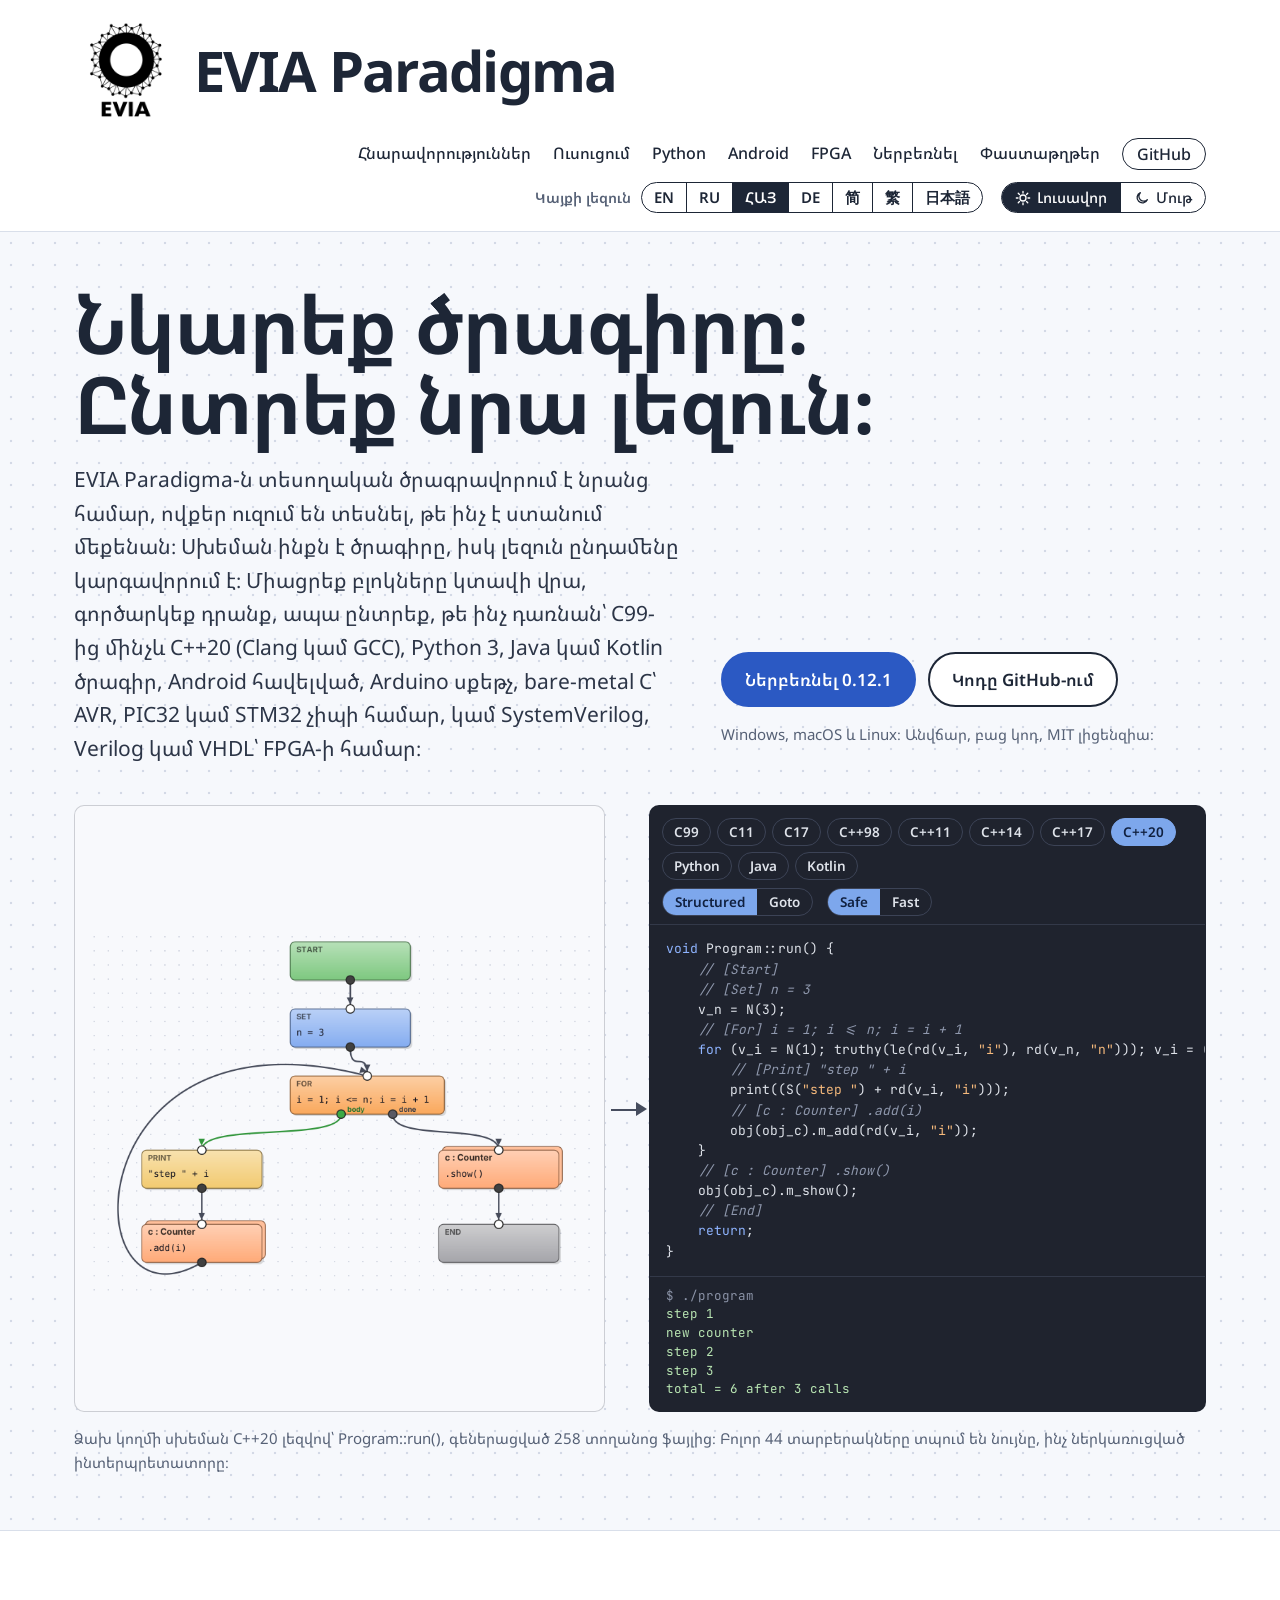
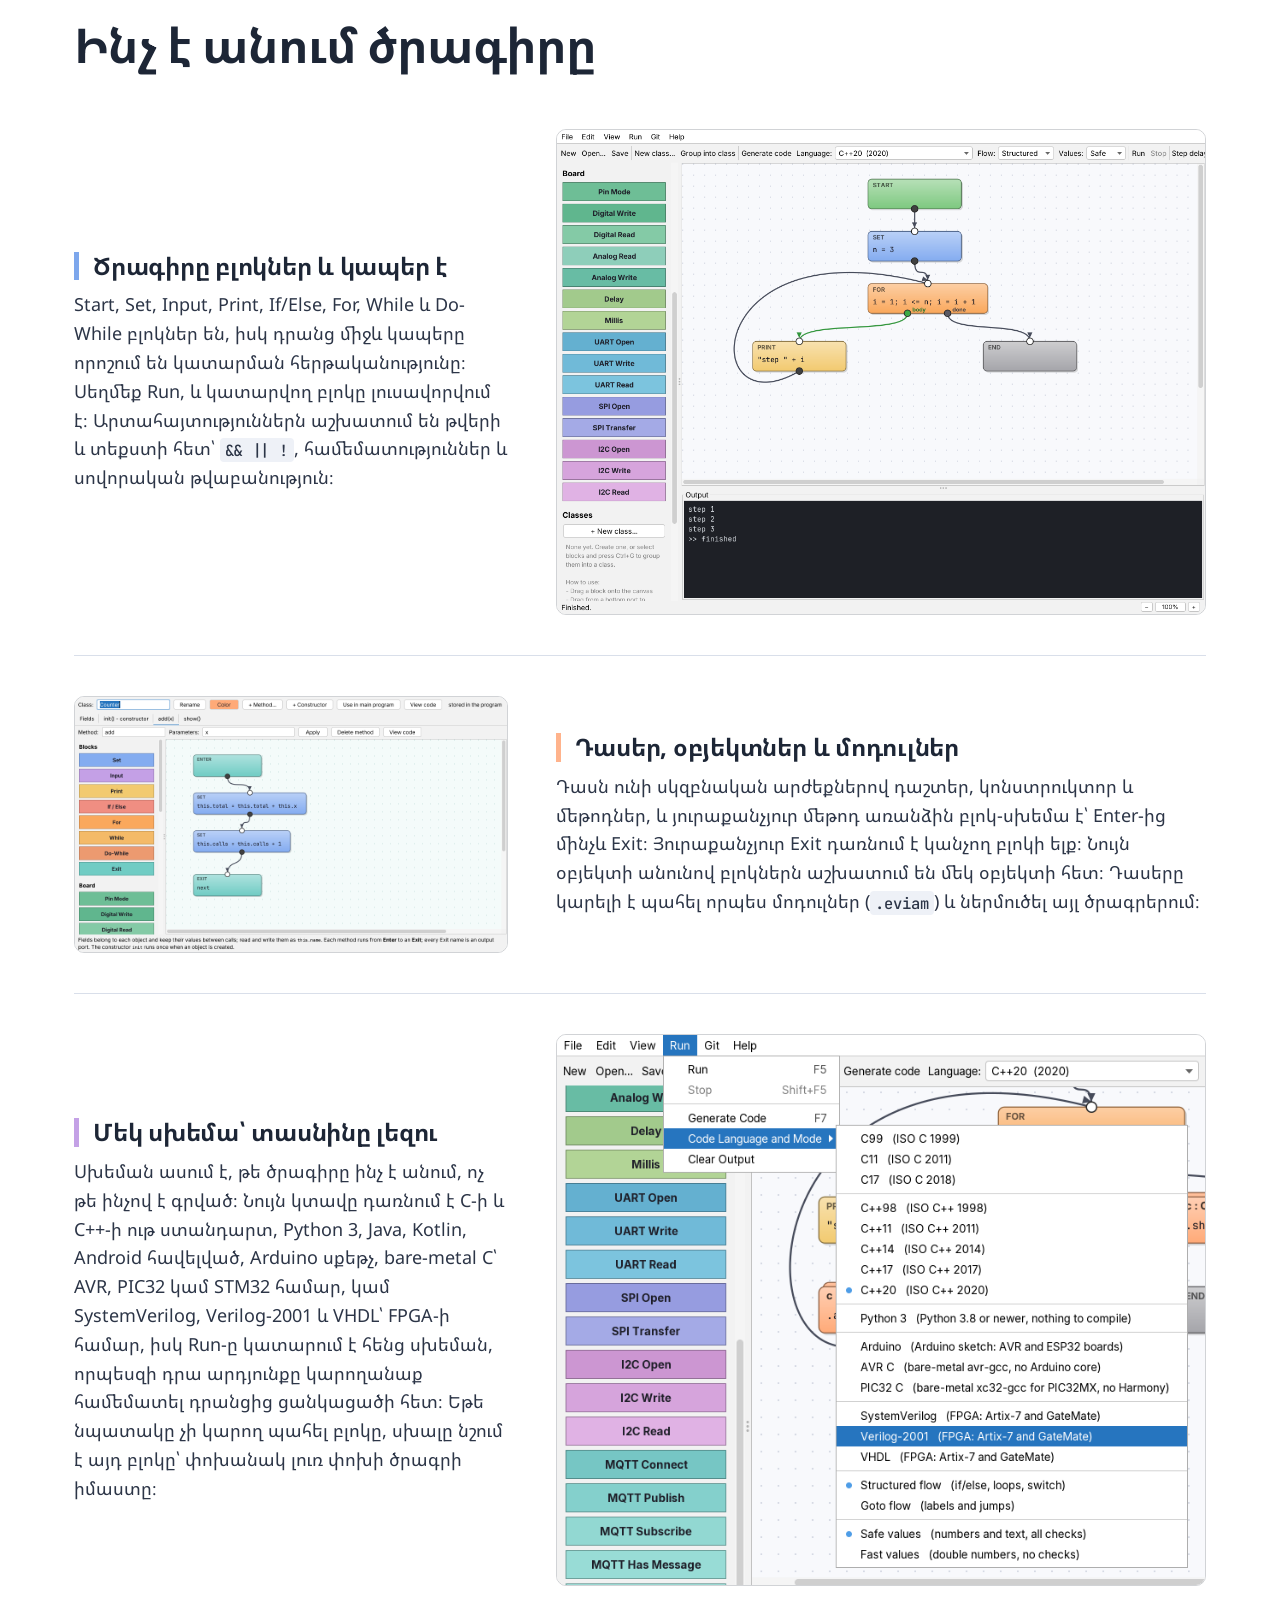
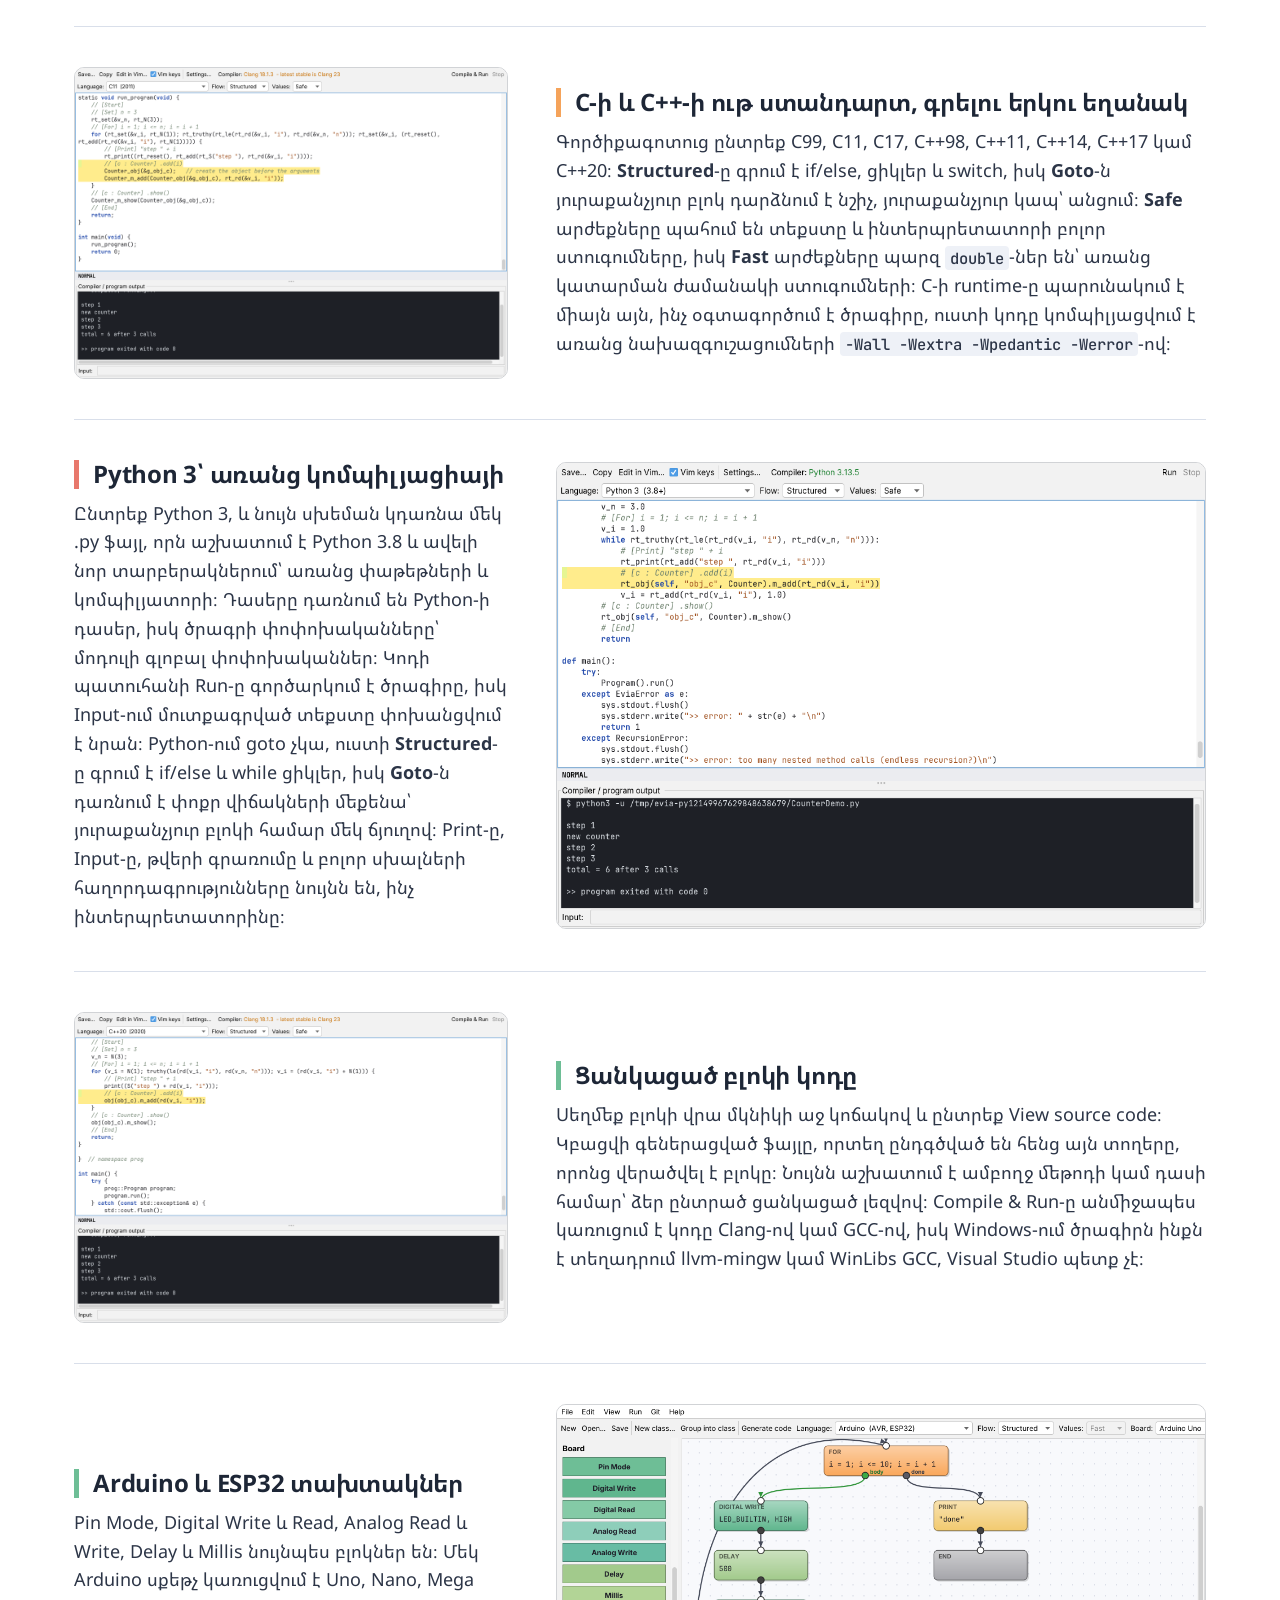
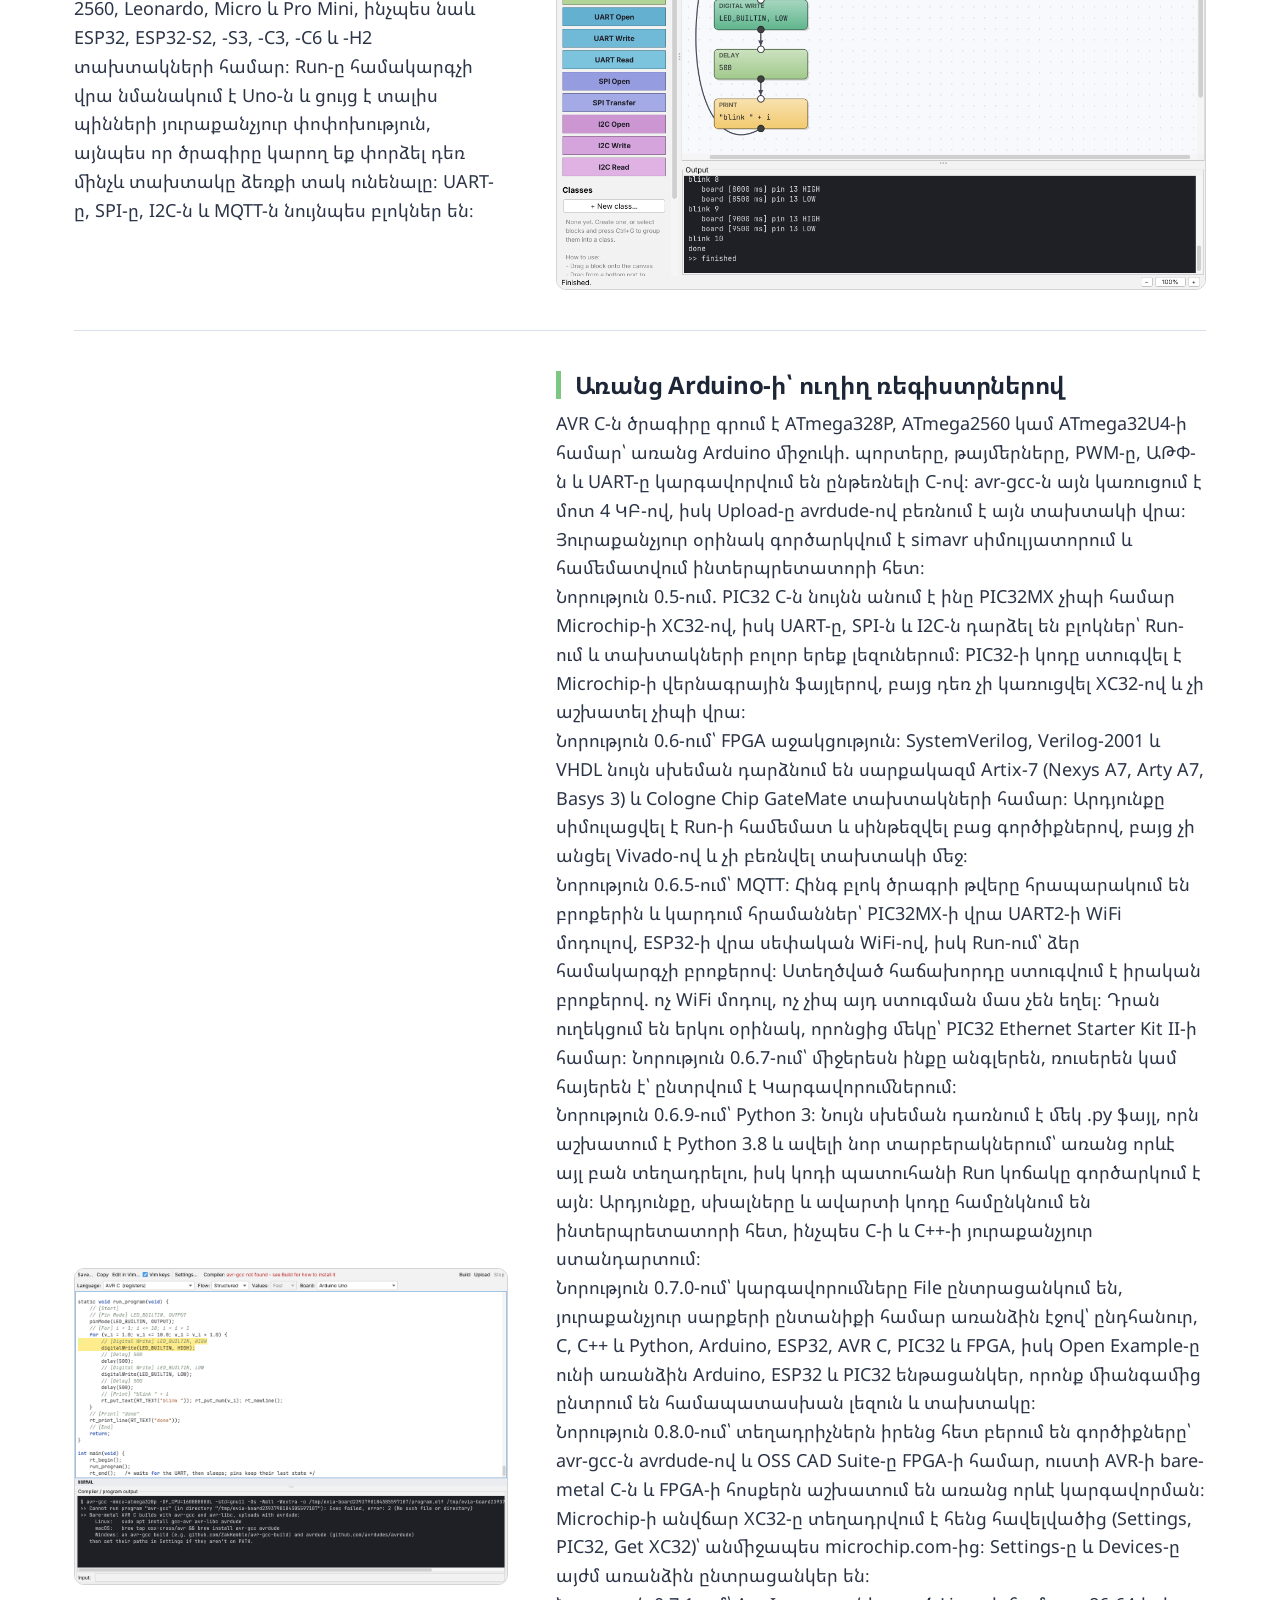
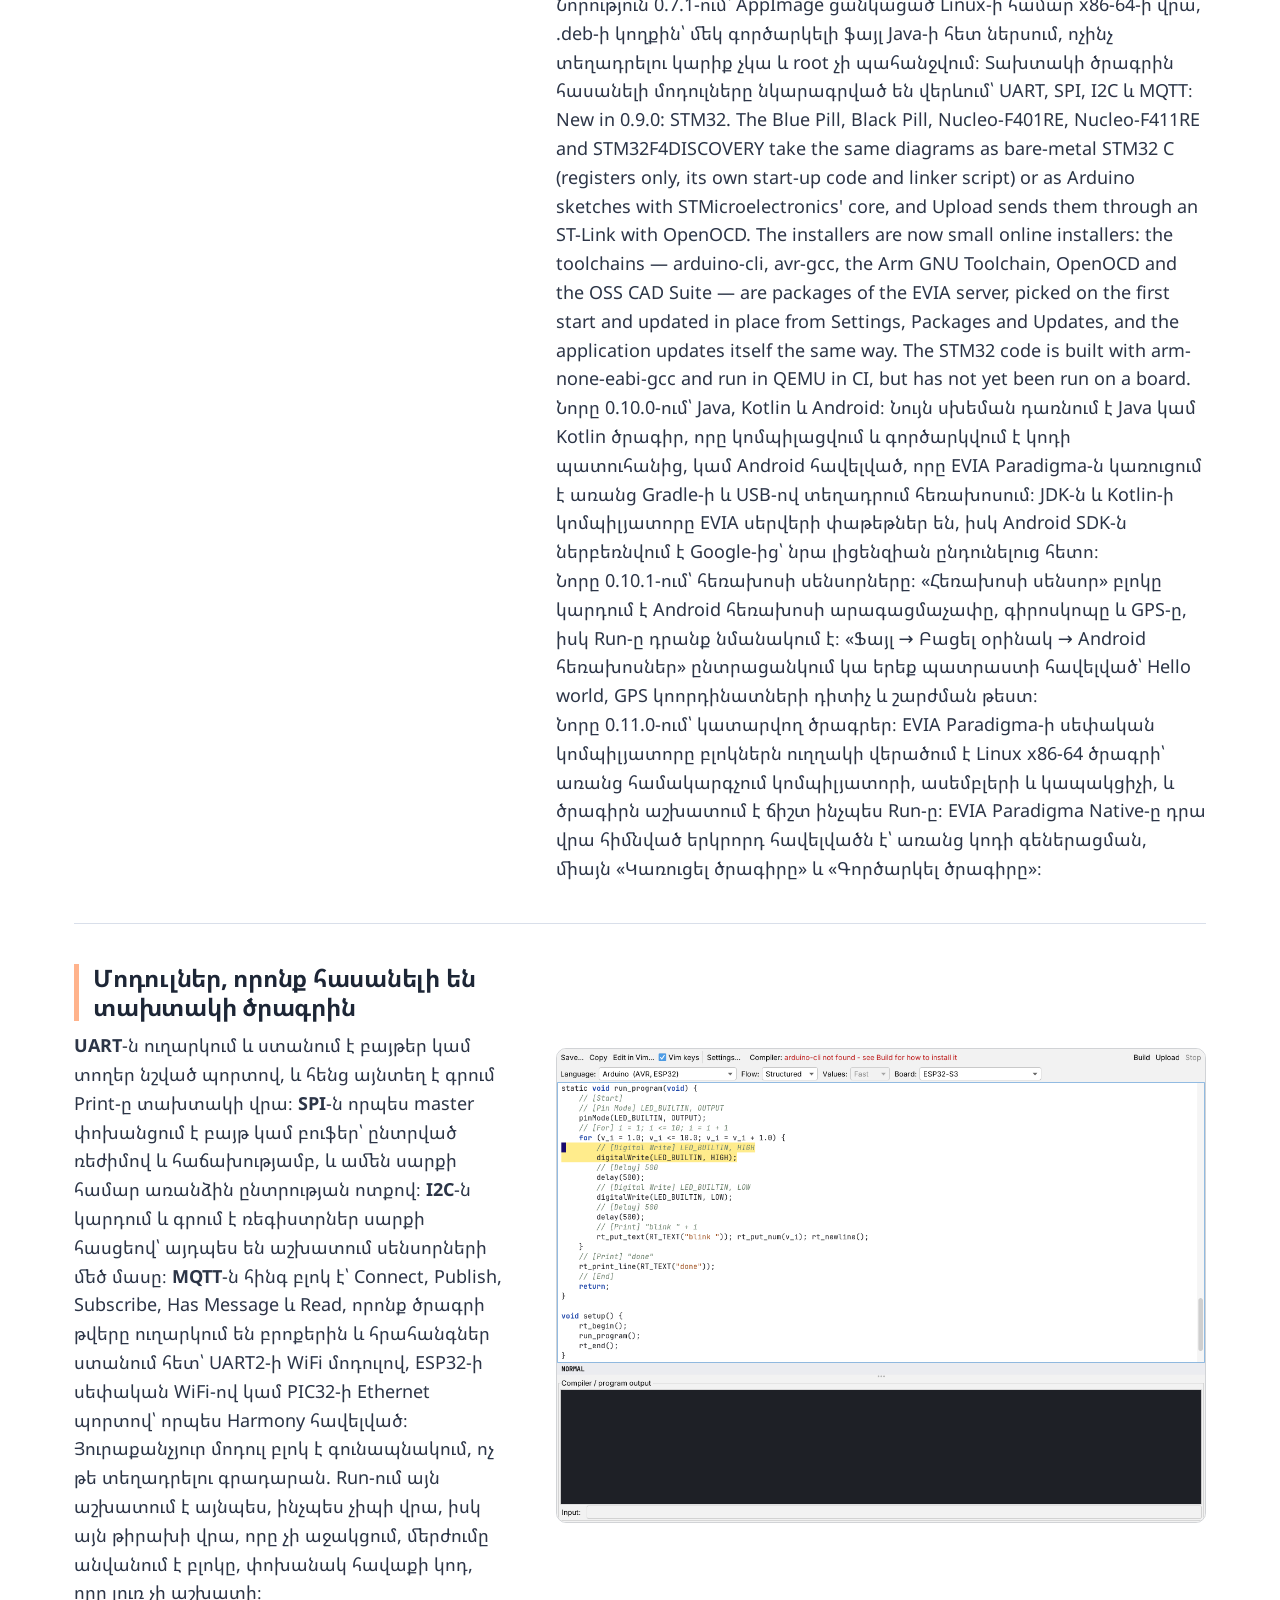
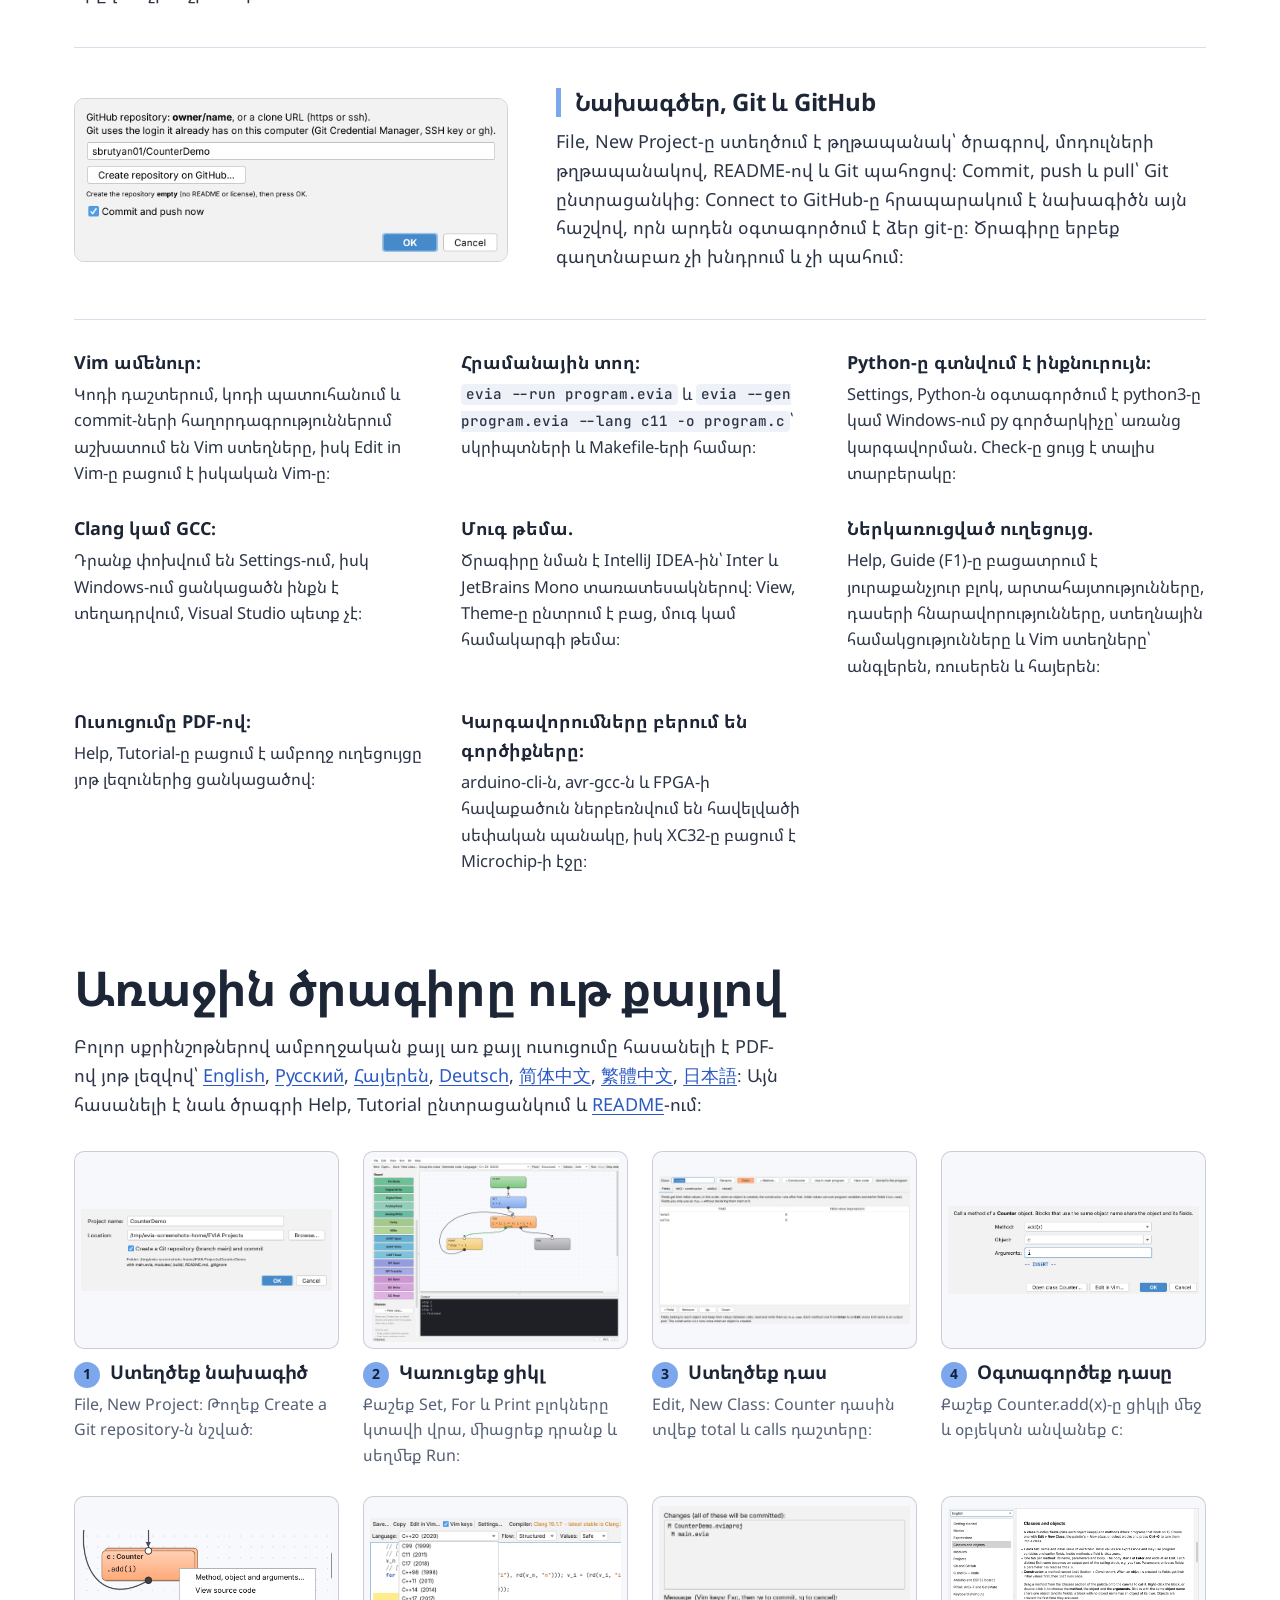
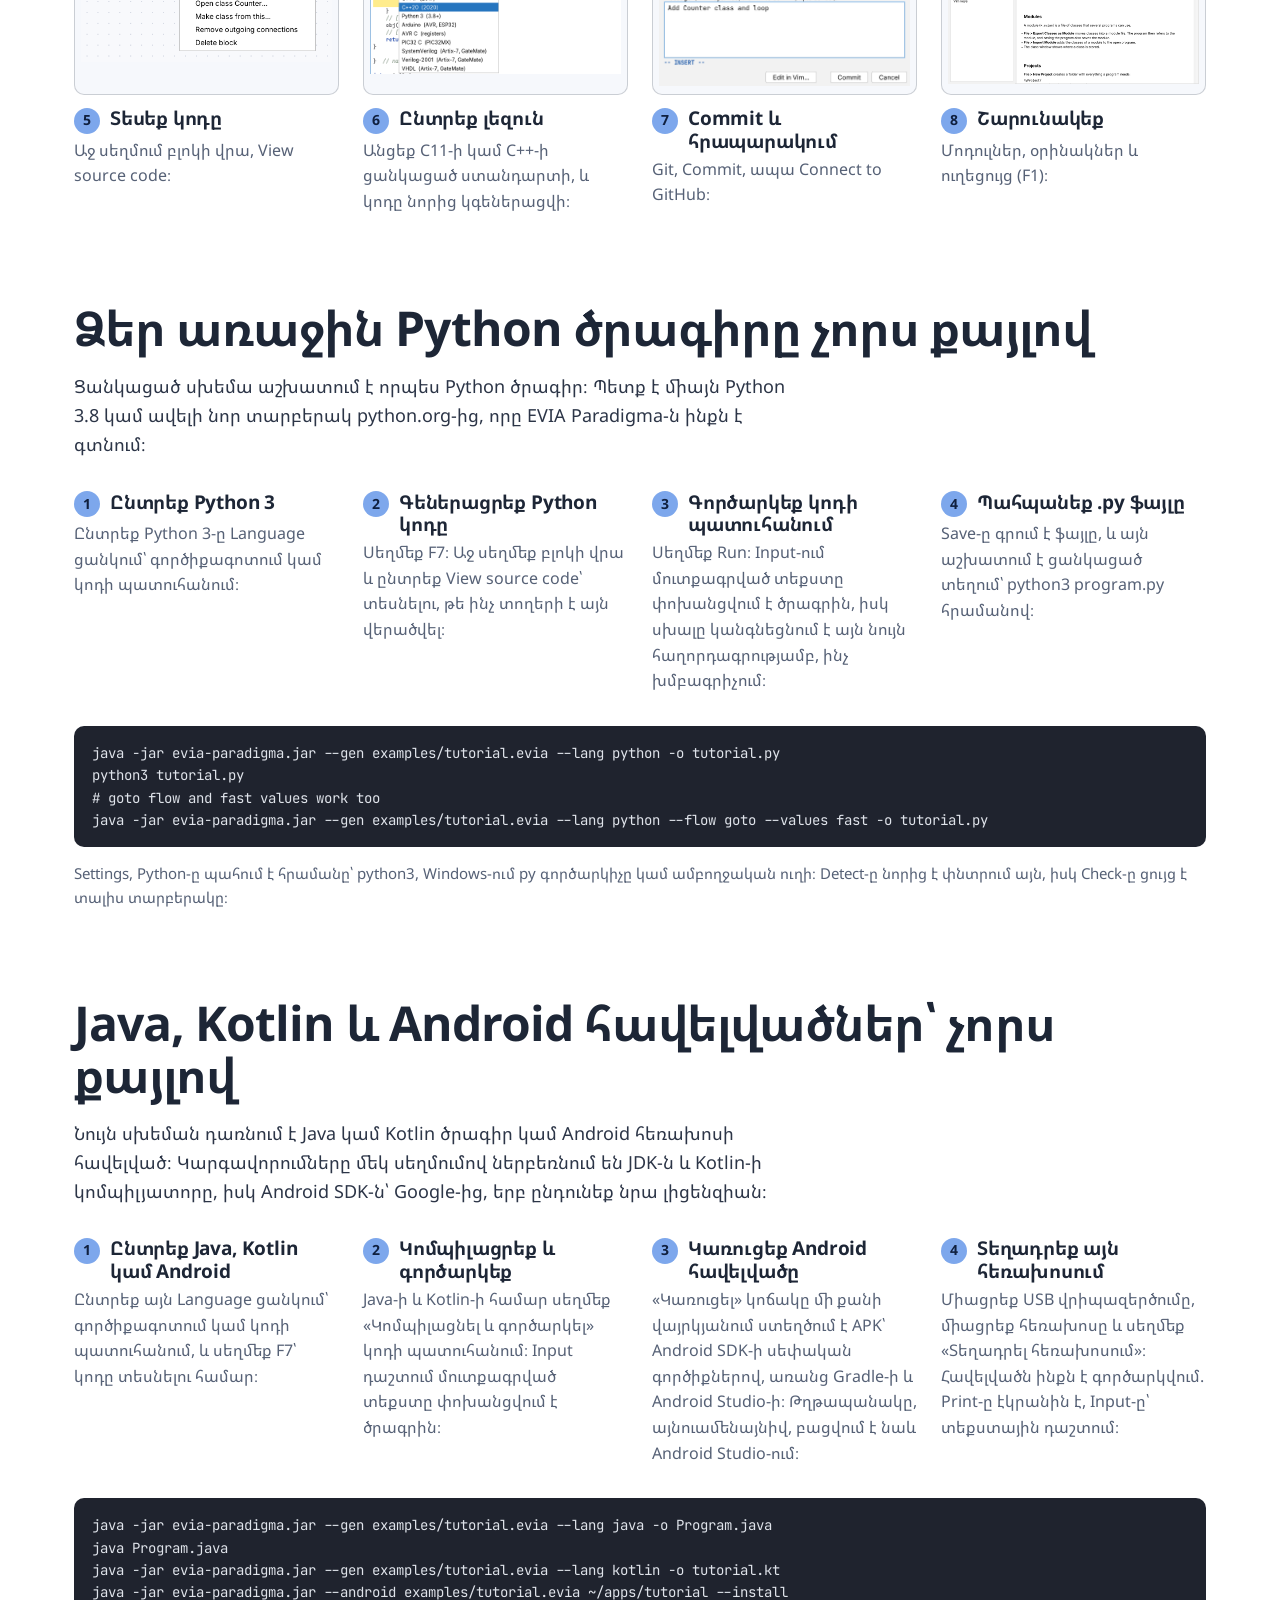
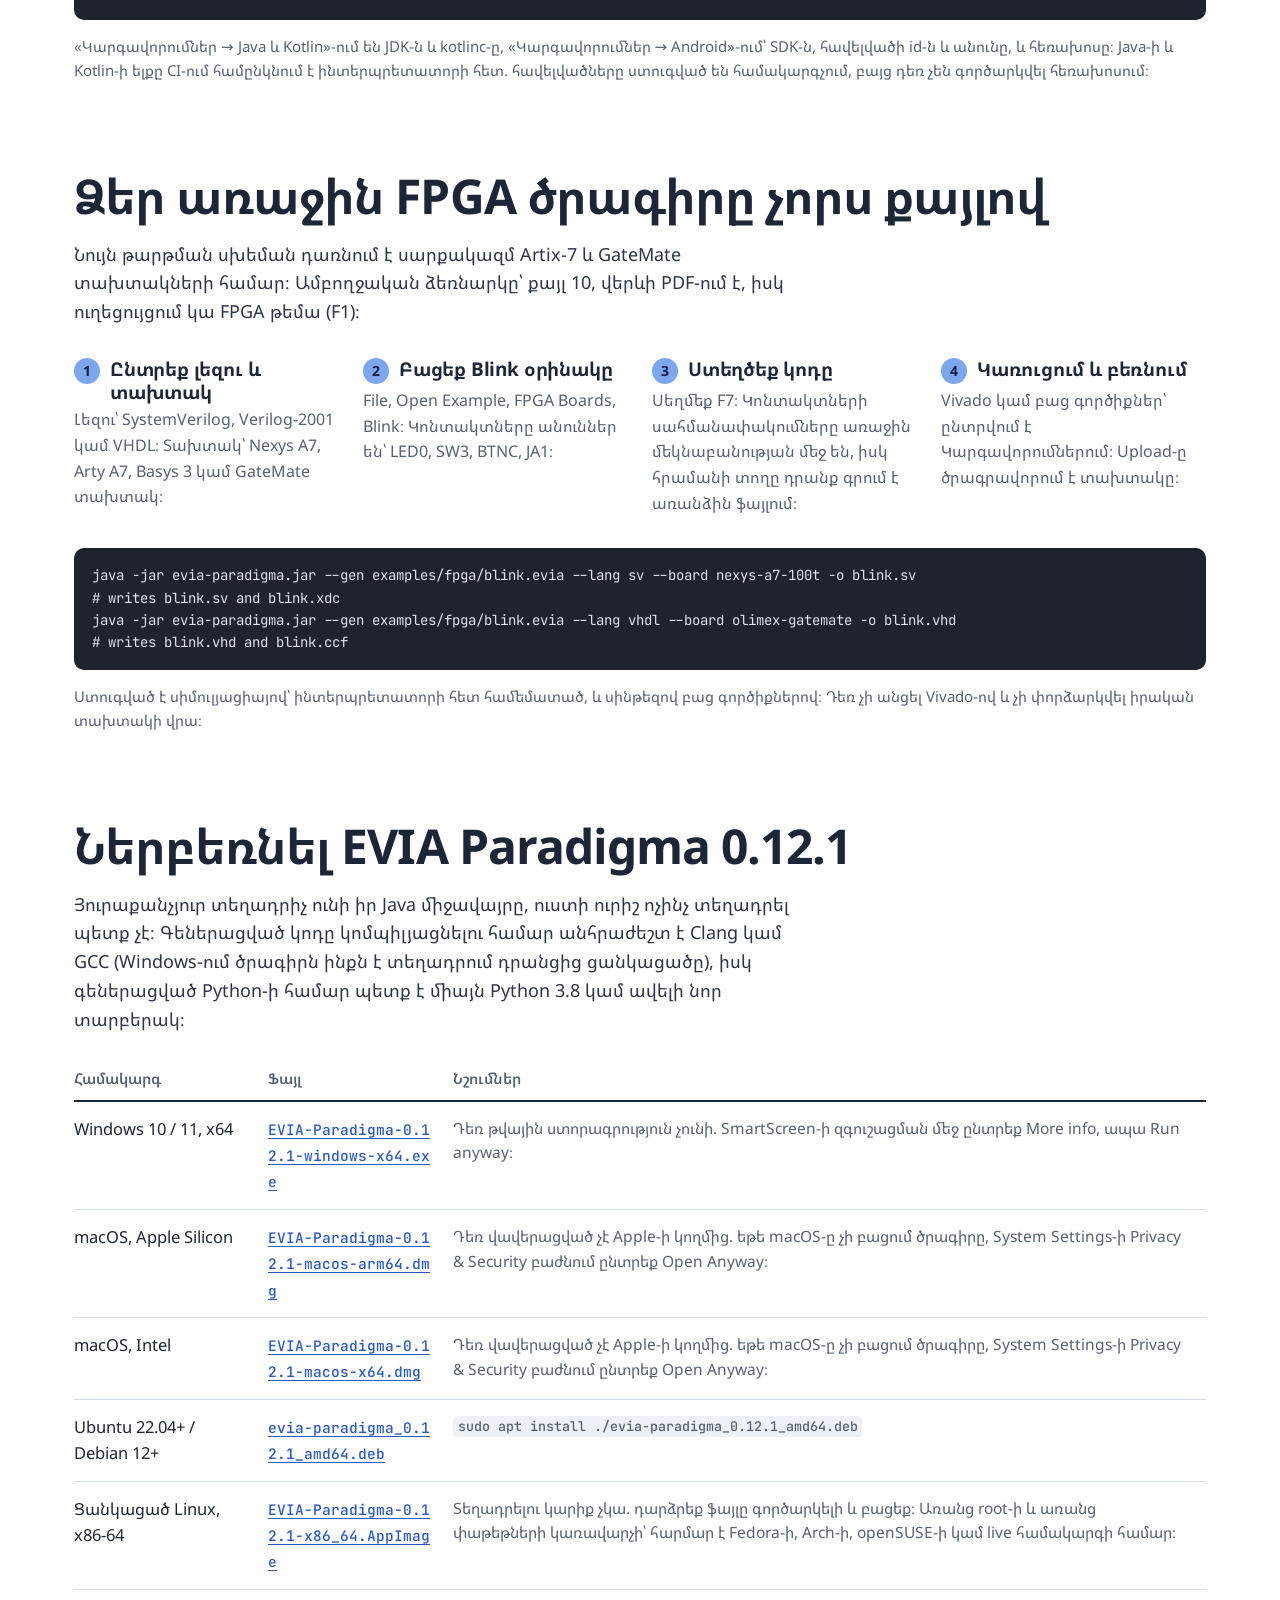
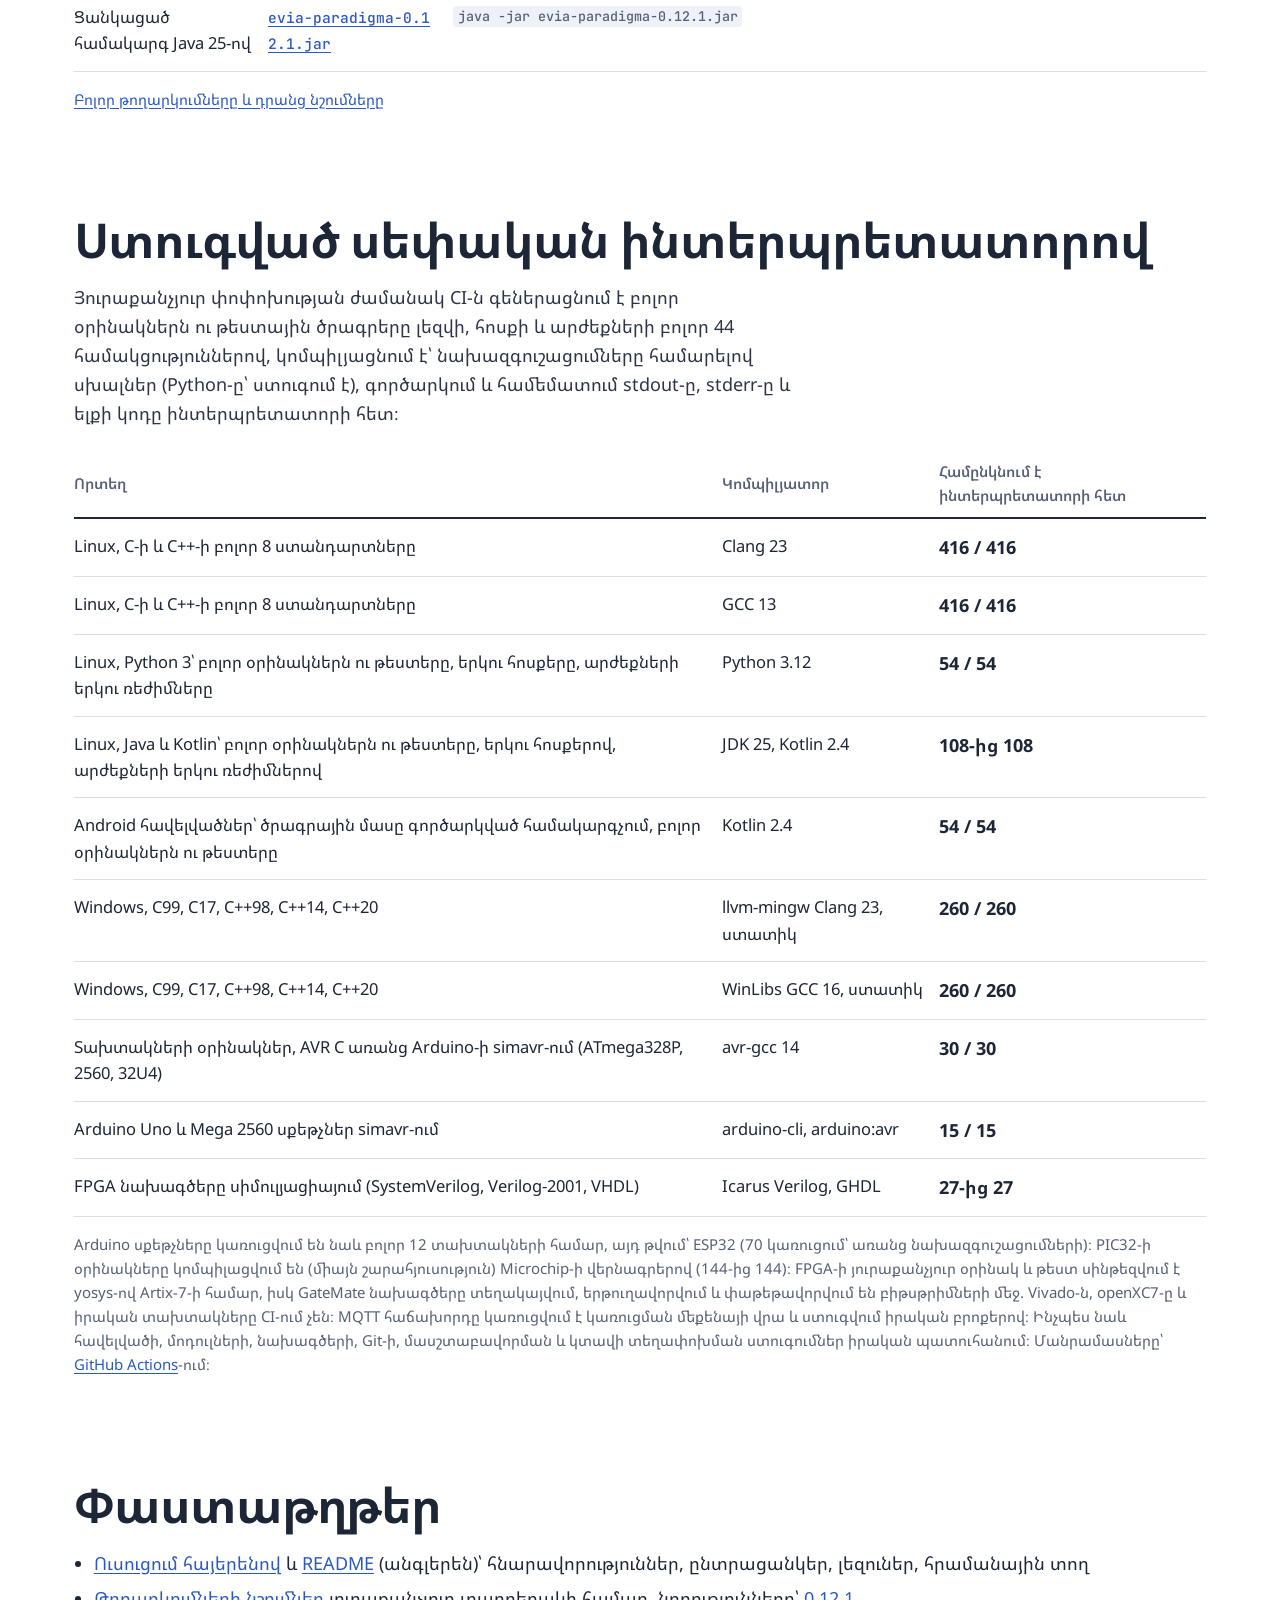
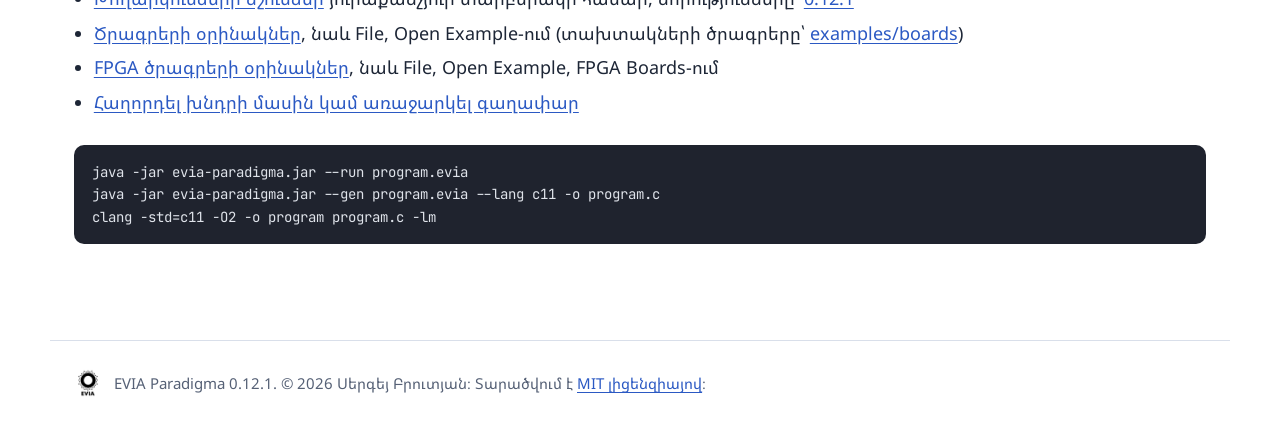
<file: hy/index.html>
<!doctype html>
<html lang="hy">
<head>
<meta charset="utf-8">
<meta name="viewport" content="width=device-width, initial-scale=1">
<title>EVIA Paradigma. տեսողական ծրագրավորում՝ C, C++, Python-ի, Java-ի, Kotlin-ի, Android-ի, որոնվածքի և HDL կոմպիլյացիայով</title>
<meta name="description" content="Միացրեք բլոկները կտավի վրա, գործարկեք դրանք և վերածեք մեկ մաքուր աղբյուր ֆայլի տասնինը լեզուներից ցանկացածով՝ C99-ից մինչև C++20 (Clang կամ GCC), Python 3, Java, Kotlin, Android հավելվածներ, Arduino սքեթչեր, bare-metal C՝ AVR, PIC32 և STM32 համար, ինչպես նաև SystemVerilog, Verilog կամ VHDL՝ Artix-7 և GateMate FPGA-ների համար։ Դասեր, մոդուլներ, նախագծեր, Git, Vim։ Անվճար, բաց կոդ (MIT)։">
<meta property="og:title" content="EVIA Paradigma">
<meta property="og:description" content="Նկարեք ծրագիրը բլոկներով։ Ընտրեք լեզուն, որով այն կդարձվի։">
<meta property="og:image" content="img/hero-diagram.png">
<link rel="icon" type="image/png" href="../img/logo.png">
<link rel="preload" href="../fonts/NotoSansArmenian.woff" as="font" type="font/woff" crossorigin>
<meta name="color-scheme" content="light dark">
<script>
  // the theme chosen with the header switch (otherwise the system's), before the page is drawn
  try { var t = localStorage.getItem("evia-theme"); if (t === "dark" || t === "light") document.documentElement.dataset.theme = t; } catch (e) {}
</script>
<link rel="alternate" hreflang="en" href="https://sbrutyan01.github.io/EVIA-Paradigma/">
<link rel="alternate" hreflang="ru" href="https://sbrutyan01.github.io/EVIA-Paradigma/ru/">
<link rel="alternate" hreflang="hy" href="https://sbrutyan01.github.io/EVIA-Paradigma/hy/">
<link rel="alternate" hreflang="de" href="https://sbrutyan01.github.io/EVIA-Paradigma/de/">
<link rel="alternate" hreflang="zh-CN" href="https://sbrutyan01.github.io/EVIA-Paradigma/zh-CN/">
<link rel="alternate" hreflang="zh-TW" href="https://sbrutyan01.github.io/EVIA-Paradigma/zh-TW/">
<link rel="alternate" hreflang="ja" href="https://sbrutyan01.github.io/EVIA-Paradigma/ja/">
<link rel="stylesheet" href="../style.css?v=c53edfd3fe">
</head>
<body>

<a class="skip" href="#main">Անցնել բովանդակությանը</a>

<header class="top">
  <a class="brand" href="#top" aria-label="EVIA Paradigma՝ գլխավոր էջ">
    <img class="logo-light" src="../img/logo.png" alt="" width="136" height="136">
    <img class="logo-dark" src="../img/logo-dark.png" alt="" width="136" height="136">
    <span>EVIA Paradigma</span>
  </a>
  <nav aria-label="Գլխավոր ընտրացանկ">
    <a href="#features">Հնարավորություններ</a>
    <a href="#tutorial">Ուսուցում</a>
    <a href="#python">Python</a>
    <a href="#android">Android</a>
    <a href="#fpga">FPGA</a>
    <a href="#download">Ներբեռնել</a>
    <a href="#docs">Փաստաթղթեր</a>
    <a class="gh" href="https://github.com/sbrutyan01/EVIA-Paradigma">GitHub</a>
    <div class="top-tools">
    <div class="site-language" role="group" aria-label="Կայքի լեզուն">
      <span class="site-language-label">Կայքի լեզուն</span>
      <div class="site-langs">
        <a href=".././" hreflang="en" lang="en" title="English">EN</a>
        <a href="../ru/" hreflang="ru" lang="ru" title="Русский">RU</a>
        <a href="../hy/" hreflang="hy" lang="hy" aria-current="page" title="Հայերեն">ՀԱՅ</a>
        <a href="../de/" hreflang="de" lang="de" title="Deutsch">DE</a>
        <a href="../zh-CN/" hreflang="zh-CN" lang="zh-CN" title="简体中文">简</a>
        <a href="../zh-TW/" hreflang="zh-TW" lang="zh-TW" title="繁體中文">繁</a>
        <a href="../ja/" hreflang="ja" lang="ja" title="日本語">日本語</a>
      </div>
    </div>
    <div class="themes" role="group" aria-label="Գունային թեմա">
      <button type="button" data-theme-choice="light" aria-pressed="true">
        <svg viewBox="0 0 24 24" fill="none" stroke="currentColor" stroke-width="2" stroke-linecap="round" aria-hidden="true">
          <circle cx="12" cy="12" r="4.5"/><path d="M12 2v2.5M12 19.5V22M2 12h2.5M19.5 12H22M4.9 4.9l1.8 1.8M17.3 17.3l1.8 1.8M4.9 19.1l1.8-1.8M17.3 6.7l1.8-1.8"/>
        </svg>Լուսավոր</button>
      <button type="button" data-theme-choice="dark" aria-pressed="false">
        <svg viewBox="0 0 24 24" fill="none" stroke="currentColor" stroke-width="2" stroke-linejoin="round" aria-hidden="true">
          <path d="M20 14.5A8 8 0 1 1 9.5 4a6.5 6.5 0 0 0 10.5 10.5z"/>
        </svg>Մութ</button>
    </div>
    </div>
  </nav>
</header>

<main id="main">

<section class="hero" id="top">
  <div class="hero-text">
    <h1>Նկարեք ծրագիրը։<br>Ընտրեք նրա լեզուն։</h1>
    <div class="hero-grid">
      <p class="lede">EVIA Paradigma-ն տեսողական ծրագրավորում է նրանց համար, ովքեր ուզում են տեսնել, թե ինչ է ստանում մեքենան։ Սխեման ինքն է ծրագիրը, իսկ լեզուն ընդամենը կարգավորում է։ Միացրեք բլոկները կտավի վրա, գործարկեք դրանք, ապա ընտրեք, թե ինչ դառնան՝ C99-ից մինչև C++20 (Clang կամ GCC), Python 3, Java կամ Kotlin ծրագիր, Android հավելված, Arduino սքեթչ, bare-metal C՝ AVR, PIC32 կամ STM32 չիպի համար, կամ SystemVerilog, Verilog կամ VHDL՝ FPGA-ի համար։</p>
      <div class="side">
        <p class="actions">
          <a class="btn primary" href="#download">Ներբեռնել 0.12.1</a>
          <a class="btn" href="https://github.com/sbrutyan01/EVIA-Paradigma">Կոդը GitHub-ում</a>
        </p>
        <p class="fine">Windows, macOS և Linux։ Անվճար, բաց կոդ, MIT լիցենզիա։</p>
      </div>
    </div>
  </div>

  <figure class="bench" aria-labelledby="bench-caption">
    <div class="bench-diagram">
      <img src="../img/hero-diagram.png" width="1440" height="1048"
           alt="Բլոկ-սխեմա՝ Start, Set n = 3, For ցիկլ 1-ից n, որը տպում է քայլը և կանչում c.add(i)-ը Counter օբյեկտի վրա, հետո c.show() և End։">
    </div>
    <div class="bench-arrow" aria-hidden="true"></div>
    <div class="bench-code">
      <div class="controls" role="group" aria-label="Գեներացվող կոդի ընտրանքներ">
        <div class="langs" role="tablist" aria-label="Լեզու">
          <button role="tab" data-lang="c99">C99</button>
          <button role="tab" data-lang="c11">C11</button>
          <button role="tab" data-lang="c17">C17</button>
          <button role="tab" data-lang="c++98">C++98</button>
          <button role="tab" data-lang="c++11">C++11</button>
          <button role="tab" data-lang="c++14">C++14</button>
          <button role="tab" data-lang="c++17">C++17</button>
          <button role="tab" data-lang="c++20" aria-selected="true">C++20</button>
          <button role="tab" data-lang="python">Python</button>
          <button role="tab" data-lang="java">Java</button>
          <button role="tab" data-lang="kotlin">Kotlin</button>
        </div>
        <div class="modes">
          <span class="mode" role="radiogroup" aria-label="Կառավարման հոսք">
            <button role="radio" data-flow="structured" aria-checked="true">Structured</button>
            <button role="radio" data-flow="goto" aria-checked="false">Goto</button>
          </span>
          <span class="mode" role="radiogroup" aria-label="Արժեքներ">
            <button role="radio" data-values="safe" aria-checked="true">Safe</button>
            <button role="radio" data-values="fast" aria-checked="false">Fast</button>
          </span>
        </div>
      </div>
      <pre class="code" tabindex="0" aria-live="polite"><code id="sample"></code></pre>
      <div class="run">
        <pre id="output" aria-label="Ծրագրի ելքը"></pre>
      </div>
    </div>
    <figcaption id="bench-caption"><span id="sample-note" data-note="Ձախ կողմի սխեման {lang} լեզվով՝ {fn}, գեներացված {lines} տողանոց ֆայլից։">Ձախ կողմի սխեման՝ այնպես, ինչպես այն գրում է գեներատորը։</span>
      Բոլոր 44 տարբերակները տպում են նույնը, ինչ ներկառուցված ինտերպրետատորը։</figcaption>
  </figure>
</section>

<section class="features" id="features" aria-labelledby="features-h">
  <h2 id="features-h">Ինչ է անում ծրագիրը</h2>

  <article class="feature">
    <div class="feature-text">
      <h3>Ծրագիրը բլոկներ և կապեր է</h3>
      <p>Start, Set, Input, Print, If/Else, For, While և Do-While բլոկներ են, իսկ դրանց միջև կապերը որոշում են կատարման հերթականությունը։ Սեղմեք Run, և կատարվող բլոկը լուսավորվում է։ Արտահայտություններն աշխատում են թվերի և տեքստի հետ՝ <code>&amp;&amp; || !</code>, համեմատություններ և սովորական թվաբանություն։</p>
    </div>
    <img src="../img/03-first-run.png" loading="lazy" width="2360" height="1760" alt="Բլոկներից հավաքված For ցիկլը և դրա ելքը՝ step 1, step 2, step 3։">
  </article>

  <article class="feature flip">
    <div class="feature-text">
      <h3>Դասեր, օբյեկտներ և մոդուլներ</h3>
      <p>Դասն ունի սկզբնական արժեքներով դաշտեր, կոնստրուկտոր և մեթոդներ, և յուրաքանչյուր մեթոդ առանձին բլոկ-սխեմա է՝ Enter-ից մինչև Exit։ Յուրաքանչյուր Exit դառնում է կանչող բլոկի ելք։ Նույն օբյեկտի անունով բլոկներն աշխատում են մեկ օբյեկտի հետ։ Դասերը կարելի է պահել որպես մոդուլներ (<code>.eviam</code>) և ներմուծել այլ ծրագրերում։</p>
    </div>
    <img src="../img/05-class-method.png" loading="lazy" width="2160" height="1280" alt="Counter դասի պատուհանը՝ դաշտերի, կոնստրուկտորի և մեթոդների ներդիրներով, add(x) մեթոդը x-ը գումարում է this.total-ին։">
  </article>

  <article class="feature">
    <div class="feature-text">
      <h3>Մեկ սխեմա՝ տասնինը լեզու</h3>
      <p>Սխեման ասում է, թե ծրագիրը ինչ է անում, ոչ թե ինչով է գրված։ Նույն կտավը դառնում է C-ի և C++-ի ութ ստանդարտ, Python 3, Java, Kotlin, Android հավելված, Arduino սքեթչ, bare-metal C՝ AVR, PIC32 կամ STM32 համար, կամ SystemVerilog, Verilog-2001 և VHDL՝ FPGA-ի համար, իսկ Run-ը կատարում է հենց սխեման, որպեսզի դրա արդյունքը կարողանաք համեմատել դրանցից ցանկացածի հետ։ Եթե նպատակը չի կարող պահել բլոկը, սխալը նշում է այդ բլոկը՝ փոխանակ լուռ փոխի ծրագրի իմաստը։</p>
    </div>
    <img src="../img/24-menu-code-language.png" loading="lazy" width="1516" height="1286" alt="Բացված Code Language and Mode ընտրացանկը՝ C99-ից մինչև C++20, Python 3, Arduino, AVR C, PIC32 C, SystemVerilog, Verilog-2001 և VHDL, իսկ դրանց տակ՝ հոսքը և արժեքները։">
  </article>

  <article class="feature flip">
    <div class="feature-text">
      <h3>C-ի և C++-ի ութ ստանդարտ, գրելու երկու եղանակ</h3>
      <p>Գործիքագոտուց ընտրեք C99, C11, C17, C++98, C++11, C++14, C++17 կամ C++20։ <b>Structured</b>-ը գրում է if/else, ցիկլեր և switch, իսկ <b>Goto</b>-ն յուրաքանչյուր բլոկ դարձնում է նշիչ, յուրաքանչյուր կապ՝ անցում։ <b>Safe</b> արժեքները պահում են տեքստը և ինտերպրետատորի բոլոր ստուգումները, իսկ <b>Fast</b> արժեքները պարզ <code>double</code>-ներ են՝ առանց կատարման ժամանակի ստուգումների։ C-ի runtime-ը պարունակում է միայն այն, ինչ օգտագործում է ծրագիրը, ուստի կոդը կոմպիլյացվում է առանց նախազգուշացումների <code>-Wall -Wextra -Wpedantic -Werror</code>-ով։</p>
    </div>
    <img src="../img/22-c11-compile-run.png" loading="lazy" width="2120" height="1520" alt="Կոդի պատուհանը՝ ծրագիրը C11-ով, կոմպիլյացված Clang-ով և գործարկված։">
  </article>

  <article class="feature">
    <div class="feature-text">
      <h3>Python 3՝ առանց կոմպիլյացիայի</h3>
      <p>Ընտրեք Python 3, և նույն սխեման կդառնա մեկ .py ֆայլ, որն աշխատում է Python 3.8 և ավելի նոր տարբերակներում՝ առանց փաթեթների և կոմպիլյատորի։ Դասերը դառնում են Python-ի դասեր, իսկ ծրագրի փոփոխականները՝ մոդուլի գլոբալ փոփոխականներ։ Կոդի պատուհանի Run-ը գործարկում է ծրագիրը, իսկ Input-ում մուտքագրված տեքստը փոխանցվում է նրան։ Python-ում goto չկա, ուստի <b>Structured</b>-ը գրում է if/else և while ցիկլեր, իսկ <b>Goto</b>-ն դառնում է փոքր վիճակների մեքենա՝ յուրաքանչյուր բլոկի համար մեկ ճյուղով։ Print-ը, Input-ը, թվերի գրառումը և բոլոր սխալների հաղորդագրությունները նույնն են, ինչ ինտերպրետատորինը։</p>
    </div>
    <img src="../img/35-python-run.png" loading="lazy" width="2120" height="1520" alt="Ուսուցողական ծրագիրը Python 3-ով կոդի պատուհանում՝ գործարկված Python 3.13-ով. c.add(i) բլոկի տողերը ընդգծված են։">
  </article>

  <article class="feature flip">
    <div class="feature-text">
      <h3>Ցանկացած բլոկի կոդը</h3>
      <p>Սեղմեք բլոկի վրա մկնիկի աջ կոճակով և ընտրեք View source code։ Կբացվի գեներացված ֆայլը, որտեղ ընդգծված են հենց այն տողերը, որոնց վերածվել է բլոկը։ Նույնն աշխատում է ամբողջ մեթոդի կամ դասի համար՝ ձեր ընտրած ցանկացած լեզվով։ Compile &amp; Run-ը անմիջապես կառուցում է կոդը Clang-ով կամ GCC-ով, իսկ Windows-ում ծրագիրն ինքն է տեղադրում llvm-mingw կամ WinLibs GCC, Visual Studio պետք չէ։</p>
    </div>
    <img src="../img/11-compile-run.png" loading="lazy" width="2120" height="1520" alt="Գեներացված C++՝ c.add(i) բլոկի ընդգծված տողերով, կոմպիլյացված Clang-ով և գործարկված։">
  </article>

  <article class="feature">
    <div class="feature-text">
      <h3>Arduino և ESP32 տախտակներ</h3>
      <p>Pin Mode, Digital Write և Read, Analog Read և Write, Delay և Millis նույնպես բլոկներ են։ Մեկ Arduino սքեթչ կառուցվում է Uno, Nano, Mega 2560, Leonardo, Micro և Pro Mini, ինչպես նաև ESP32, ESP32-S2, -S3, -C3, -C6 և -H2 տախտակների համար։ Run-ը համակարգչի վրա նմանակում է Uno-ն և ցույց է տալիս պինների յուրաքանչյուր փոփոխություն, այնպես որ ծրագիրը կարող եք փորձել դեռ մինչև տախտակը ձեռքի տակ ունենալը։ UART-ը, SPI-ը, I2C-ն և MQTT-ն նույնպես բլոկներ են։</p>
    </div>
    <img src="../img/27-board-simulated.png" loading="lazy" width="2360" height="1760" alt="blink օրինակը՝ Board բլոկները գունապնակում, ելքում երևում է, թե ինչպես է նմանակված 13-րդ պինը փոխարկվում 500 մվ-ն մեկ։">
  </article>

  <article class="feature flip">
    <div class="feature-text">
      <h3>Առանց Arduino-ի՝ ուղիղ ռեգիստրներով</h3>
      <p>AVR C-ն ծրագիրը գրում է ATmega328P, ATmega2560 կամ ATmega32U4-ի համար՝ առանց Arduino միջուկի. պորտերը, թայմերները, PWM-ը, ԱԹՓ-ն և UART-ը կարգավորվում են ընթեռնելի C-ով։ avr-gcc-ն այն կառուցում է մոտ 4 ԿԲ-ով, իսկ Upload-ը avrdude-ով բեռնում է այն տախտակի վրա։ Յուրաքանչյուր օրինակ գործարկվում է simavr սիմուլյատորում և համեմատվում ինտերպրետատորի հետ։</p>
      <p>Նորություն 0.5-ում. PIC32 C-ն նույնն անում է ինը PIC32MX չիպի համար Microchip-ի XC32-ով, իսկ UART-ը, SPI-ն և I2C-ն դարձել են բլոկներ՝ Run-ում և տախտակների բոլոր երեք լեզուներում։ PIC32-ի կոդը ստուգվել է Microchip-ի վերնագրային ֆայլերով, բայց դեռ չի կառուցվել XC32-ով և չի աշխատել չիպի վրա։</p>
      <p>Նորություն 0.6-ում՝ FPGA աջակցություն։ SystemVerilog, Verilog-2001 և VHDL նույն սխեման դարձնում են սարքակազմ Artix-7 (Nexys A7, Arty A7, Basys 3) և Cologne Chip GateMate տախտակների համար։ Արդյունքը սիմուլացվել է Run-ի համեմատ և սինթեզվել բաց գործիքներով, բայց չի անցել Vivado-ով և չի բեռնվել տախտակի մեջ։</p>
      <p>Նորություն 0.6.5-ում՝ MQTT։ Հինգ բլոկ ծրագրի թվերը հրապարակում են բրոքերին և կարդում հրամաններ՝ PIC32MX-ի վրա UART2-ի WiFi մոդուլով, ESP32-ի վրա սեփական WiFi-ով, իսկ Run-ում՝ ձեր համակարգչի բրոքերով։ Ստեղծված հաճախորդը ստուգվում է իրական բրոքերով. ոչ WiFi մոդուլ, ոչ չիպ այդ ստուգման մաս չեն եղել։ Դրան ուղեկցում են երկու օրինակ, որոնցից մեկը՝ PIC32 Ethernet Starter Kit II-ի համար։ Նորություն 0.6.7-ում՝ միջերեսն ինքը անգլերեն, ռուսերեն կամ հայերեն է՝ ընտրվում է Կարգավորումներում։</p>
      <p>Նորություն 0.6.9-ում՝ Python 3։ Նույն սխեման դառնում է մեկ .py ֆայլ, որն աշխատում է Python 3.8 և ավելի նոր տարբերակներում՝ առանց որևէ այլ բան տեղադրելու, իսկ կոդի պատուհանի Run կոճակը գործարկում է այն։ Արդյունքը, սխալները և ավարտի կոդը համընկնում են ինտերպրետատորի հետ, ինչպես C-ի և C++-ի յուրաքանչյուր ստանդարտում։</p>
      <p>Նորություն 0.7.0-ում՝ կարգավորումները File ընտրացանկում են, յուրաքանչյուր սարքերի ընտանիքի համար առանձին էջով՝ ընդհանուր, C, C++ և Python, Arduino, ESP32, AVR C, PIC32 և FPGA, իսկ Open Example-ը ունի առանձին Arduino, ESP32 և PIC32 ենթացանկեր, որոնք միանգամից ընտրում են համապատասխան լեզուն և տախտակը։</p>
      <p>Նորություն 0.8.0-ում՝ տեղադրիչներն իրենց հետ բերում են գործիքները՝ avr-gcc-ն avrdude-ով և OSS CAD Suite-ը FPGA-ի համար, ուստի AVR-ի bare-metal C-ն և FPGA-ի հոսքերն աշխատում են առանց որևէ կարգավորման։ Microchip-ի անվճար XC32-ը տեղադրվում է հենց հավելվածից (Settings, PIC32, Get XC32)՝ անմիջապես microchip.com-ից։ Settings-ը և Devices-ը այժմ առանձին ընտրացանկեր են։</p>
      <p>Նորություն 0.7.1-ում՝ AppImage ցանկացած Linux-ի համար x86-64-ի վրա, .deb-ի կողքին՝ մեկ գործարկելի ֆայլ Java-ի հետ ներսում, ոչինչ տեղադրելու կարիք չկա և root չի պահանջվում։ Տախտակի ծրագրին հասանելի մոդուլները նկարագրված են վերևում՝ UART, SPI, I2C և MQTT։</p>
      <p>New in 0.9.0: STM32. The Blue Pill, Black Pill, Nucleo-F401RE, Nucleo-F411RE and STM32F4DISCOVERY take the same diagrams as bare-metal STM32 C (registers only, its own start-up code and linker script) or as Arduino sketches with STMicroelectronics' core, and Upload sends them through an ST-Link with OpenOCD. The installers are now small online installers: the toolchains — arduino-cli, avr-gcc, the Arm GNU Toolchain, OpenOCD and the OSS CAD Suite — are packages of the EVIA server, picked on the first start and updated in place from Settings, Packages and Updates, and the application updates itself the same way. The STM32 code is built with arm-none-eabi-gcc and run in QEMU in CI, but has not yet been run on a board.</p>
      <p>Նորը 0.10.0-ում՝ Java, Kotlin և Android։ Նույն սխեման դառնում է Java կամ Kotlin ծրագիր, որը կոմպիլացվում և գործարկվում է կոդի պատուհանից, կամ Android հավելված, որը EVIA Paradigma-ն կառուցում է առանց Gradle-ի և USB-ով տեղադրում հեռախոսում։ JDK-ն և Kotlin-ի կոմպիլյատորը EVIA սերվերի փաթեթներ են, իսկ Android SDK-ն ներբեռնվում է Google-ից՝ նրա լիցենզիան ընդունելուց հետո։</p>
      <p>Նորը 0.10.1-ում՝ հեռախոսի սենսորները։ «Հեռախոսի սենսոր» բլոկը կարդում է Android հեռախոսի արագացմաչափը, գիրոսկոպը և GPS-ը, իսկ Run-ը դրանք նմանակում է։ «Ֆայլ → Բացել օրինակ → Android հեռախոսներ» ընտրացանկում կա երեք պատրաստի հավելված՝ Hello world, GPS կոորդինատների դիտիչ և շարժման թեստ։</p>
      <p>Նորը 0.11.0-ում՝ կատարվող ծրագրեր։ EVIA Paradigma-ի սեփական կոմպիլյատորը բլոկներն ուղղակի վերածում է Linux x86-64 ծրագրի՝ առանց համակարգչում կոմպիլյատորի, ասեմբլերի և կապակցիչի, և ծրագիրն աշխատում է ճիշտ ինչպես Run-ը։ EVIA Paradigma Native-ը դրա վրա հիմնված երկրորդ հավելվածն է՝ առանց կոդի գեներացման, միայն «Կառուցել ծրագիրը» և «Գործարկել ծրագիրը»։</p>
    </div>
    <img src="../img/29-avr-build.png" loading="lazy" width="2360" height="1720" alt="blink ծրագիրը AVR C-ով՝ առանց Arduino-ի, կառուցված avr-gcc 14-ով Arduino Uno-ի համար՝ 4032 բայթ կոդ։">
  </article>

  <article class="feature">
    <div class="feature-text">
      <h3>Մոդուլներ, որոնք հասանելի են տախտակի ծրագրին</h3>
      <p><b>UART</b>-ն ուղարկում և ստանում է բայթեր կամ տողեր նշված պորտով, և հենց այնտեղ է գրում Print-ը տախտակի վրա։ <b>SPI</b>-ն որպես master փոխանցում է բայթ կամ բուֆեր՝ ընտրված ռեժիմով և հաճախությամբ, և ամեն սարքի համար առանձին ընտրության ոտքով։ <b>I2C</b>-ն կարդում և գրում է ռեգիստրներ սարքի հասցեով՝ այդպես են աշխատում սենսորների մեծ մասը։ <b>MQTT</b>-ն հինգ բլոկ է՝ Connect, Publish, Subscribe, Has Message և Read, որոնք ծրագրի թվերը ուղարկում են բրոքերին և հրահանգներ ստանում հետ՝ UART2-ի WiFi մոդուլով, ESP32-ի սեփական WiFi-ով կամ PIC32-ի Ethernet պորտով՝ որպես Harmony հավելված։ Յուրաքանչյուր մոդուլ բլոկ է գունապնակում, ոչ թե տեղադրելու գրադարան. Run-ում այն աշխատում է այնպես, ինչպես չիպի վրա, իսկ այն թիրախի վրա, որը չի աջակցում, մերժումը անվանում է բլոկը, փոխանակ հավաքի կոդ, որը լուռ չի աշխատի։</p>
    </div>
    <img src="../img/28-arduino-sketch.png" loading="lazy" width="2360" height="1720" alt="Տախտակի ծրագիրը որպես Arduino-ի սկետչ, կողքին՝ UART-ի ելքը։">
  </article>

  <article class="feature flip">
    <div class="feature-text">
      <h3>Նախագծեր, Git և GitHub</h3>
      <p>File, New Project-ը ստեղծում է թղթապանակ՝ ծրագրով, մոդուլների թղթապանակով, README-ով և Git պահոցով։ Commit, push և pull՝ Git ընտրացանկից։ Connect to GitHub-ը հրապարակում է նախագիծն այն հաշվով, որն արդեն օգտագործում է ձեր git-ը։ Ծրագիրը երբեք գաղտնաբառ չի խնդրում և չի պահում։</p>
    </div>
    <img src="../img/18-connect-github.png" loading="lazy" width="1110" height="392" alt="Connect to GitHub պատուհանը՝ sbrutyan01/CounterDemo պահոցի անունով։">
  </article>

  <ul class="extras">
    <li><b>Vim ամենուր։</b> Կոդի դաշտերում, կոդի պատուհանում և commit-ների հաղորդագրություններում աշխատում են Vim ստեղները, իսկ Edit in Vim-ը բացում է իսկական Vim-ը։</li>
    <li><b>Հրամանային տող։</b> <code>evia --run program.evia</code> և <code>evia --gen program.evia --lang c11 -o program.c</code>՝ սկրիպտների և Makefile-երի համար։</li>
    <li><b>Python-ը գտնվում է ինքնուրույն։</b> Settings, Python-ն օգտագործում է python3-ը կամ Windows-ում py գործարկիչը՝ առանց կարգավորման. Check-ը ցույց է տալիս տարբերակը։</li>
    <li><b>Clang կամ GCC։</b> Դրանք փոխվում են Settings-ում, իսկ Windows-ում ցանկացածն ինքն է տեղադրվում, Visual Studio պետք չէ։</li>
    <li><b>Մուգ թեմա.</b> Ծրագիրը նման է IntelliJ IDEA-ին՝ Inter և JetBrains Mono տառատեսակներով։ View, Theme-ը ընտրում է բաց, մուգ կամ համակարգի թեմա։</li>
    <li><b>Ներկառուցված ուղեցույց.</b> Help, Guide (F1)-ը բացատրում է յուրաքանչյուր բլոկ, արտահայտությունները, դասերի հնարավորությունները, ստեղնային համակցությունները և Vim ստեղները՝ անգլերեն, ռուսերեն և հայերեն։</li>
    <li><b>Ուսուցումը PDF-ով։</b> Help, Tutorial-ը բացում է ամբողջ ուղեցույցը յոթ լեզուներից ցանկացածով։</li>
    <li><b>Կարգավորումները բերում են գործիքները։</b> arduino-cli-ն, avr-gcc-ն և FPGA-ի հավաքածուն ներբեռնվում են հավելվածի սեփական պանակը, իսկ XC32-ը բացում է Microchip-ի էջը։</li>
  </ul>
</section>

<section class="tutorial" id="tutorial" aria-labelledby="tutorial-h">
  <h2 id="tutorial-h">Առաջին ծրագիրը ութ քայլով</h2>
  <p class="section-lede">Բոլոր սքրինշոթներով ամբողջական քայլ առ քայլ ուսուցումը հասանելի է PDF-ով յոթ լեզվով՝ <a href="../tutorial/EVIA-Paradigma-Tutorial.en.pdf">English</a>, <a href="../tutorial/EVIA-Paradigma-Tutorial.ru.pdf">Русский</a>, <a href="../tutorial/EVIA-Paradigma-Tutorial.hy.pdf">Հայերեն</a>, <a href="../tutorial/EVIA-Paradigma-Tutorial.de.pdf">Deutsch</a>, <a href="../tutorial/EVIA-Paradigma-Tutorial.zh-CN.pdf">简体中文</a>, <a href="../tutorial/EVIA-Paradigma-Tutorial.zh-TW.pdf">繁體中文</a>, <a href="../tutorial/EVIA-Paradigma-Tutorial.ja.pdf">日本語</a>։ Այն հասանելի է նաև ծրագրի Help, Tutorial ընտրացանկում և <a href="https://github.com/sbrutyan01/EVIA-Paradigma#tutorial">README</a>-ում։</p>
  <ol class="steps">
    <li><img src="../img/01-new-project.png" loading="lazy" alt=""><h3>Ստեղծեք նախագիծ</h3><p>File, New Project։ Թողեք Create a Git repository-ն նշված։</p></li>
    <li><img src="../img/03-first-run.png" loading="lazy" alt=""><h3>Կառուցեք ցիկլ</h3><p>Քաշեք Set, For և Print բլոկները կտավի վրա, միացրեք դրանք և սեղմեք Run։</p></li>
    <li><img src="../img/04-class-fields.png" loading="lazy" alt=""><h3>Ստեղծեք դաս</h3><p>Edit, New Class։ Counter դասին տվեք total և calls դաշտերը։</p></li>
    <li><img src="../img/07-call-dialog.png" loading="lazy" alt=""><h3>Օգտագործեք դասը</h3><p>Քաշեք Counter.add(x)-ը ցիկլի մեջ և օբյեկտն անվանեք c։</p></li>
    <li><img src="../img/09-block-menu.png" loading="lazy" alt=""><h3>Տեսեք կոդը</h3><p>Աջ սեղմում բլոկի վրա, View source code։</p></li>
    <li><img src="../img/21-language-dropdown.png" loading="lazy" alt=""><h3>Ընտրեք լեզուն</h3><p>Անցեք C11-ի կամ C++-ի ցանկացած ստանդարտի, և կոդը նորից կգեներացվի։</p></li>
    <li><img src="../img/17-commit.png" loading="lazy" alt=""><h3>Commit և հրապարակում</h3><p>Git, Commit, ապա Connect to GitHub։</p></li>
    <li><img src="../img/20-help-guide.png" loading="lazy" alt=""><h3>Շարունակեք</h3><p>Մոդուլներ, օրինակներ և ուղեցույց (F1)։</p></li>
  </ol>
</section>

<section class="tutorial" id="python" aria-labelledby="python-h">
  <h2 id="python-h">Ձեր առաջին Python ծրագիրը չորս քայլով</h2>
  <p class="section-lede">Ցանկացած սխեմա աշխատում է որպես Python ծրագիր։ Պետք է միայն Python 3.8 կամ ավելի նոր տարբերակ python.org-ից, որը EVIA Paradigma-ն ինքն է գտնում։</p>
  <ol class="steps">
    <li><h3>Ընտրեք Python 3</h3><p>Ընտրեք Python 3-ը Language ցանկում՝ գործիքագոտում կամ կոդի պատուհանում։</p></li>
    <li><h3>Գեներացրեք Python կոդը</h3><p>Սեղմեք F7։ Աջ սեղմեք բլոկի վրա և ընտրեք View source code՝ տեսնելու, թե ինչ տողերի է այն վերածվել։</p></li>
    <li><h3>Գործարկեք կոդի պատուհանում</h3><p>Սեղմեք Run։ Input-ում մուտքագրված տեքստը փոխանցվում է ծրագրին, իսկ սխալը կանգնեցնում է այն նույն հաղորդագրությամբ, ինչ խմբագրիչում։</p></li>
    <li><h3>Պահպանեք .py ֆայլը</h3><p>Save-ը գրում է ֆայլը, և այն աշխատում է ցանկացած տեղում՝ python3 program.py հրամանով։</p></li>
  </ol>
  <pre class="cli"><code>java -jar evia-paradigma.jar --gen examples/tutorial.evia --lang python -o tutorial.py
python3 tutorial.py
# goto flow and fast values work too
java -jar evia-paradigma.jar --gen examples/tutorial.evia --lang python --flow goto --values fast -o tutorial.py</code></pre>
  <p class="fine">Settings, Python-ը պահում է հրամանը՝ python3, Windows-ում py գործարկիչը կամ ամբողջական ուղի։ Detect-ը նորից է փնտրում այն, իսկ Check-ը ցույց է տալիս տարբերակը։</p>
</section>

<section class="tutorial" id="android" aria-labelledby="android-h">
  <h2 id="android-h">Java, Kotlin և Android հավելվածներ՝ չորս քայլով</h2>
  <p class="section-lede">Նույն սխեման դառնում է Java կամ Kotlin ծրագիր կամ Android հեռախոսի հավելված։ Կարգավորումները մեկ սեղմումով ներբեռնում են JDK-ն և Kotlin-ի կոմպիլյատորը, իսկ Android SDK-ն՝ Google-ից, երբ ընդունեք նրա լիցենզիան։</p>
  <ol class="steps">
    <li><h3>Ընտրեք Java, Kotlin կամ Android</h3><p>Ընտրեք այն Language ցանկում՝ գործիքագոտում կամ կոդի պատուհանում, և սեղմեք F7՝ կոդը տեսնելու համար։</p></li>
    <li><h3>Կոմպիլացրեք և գործարկեք</h3><p>Java-ի և Kotlin-ի համար սեղմեք «Կոմպիլացնել և գործարկել» կոդի պատուհանում։ Input դաշտում մուտքագրված տեքստը փոխանցվում է ծրագրին։</p></li>
    <li><h3>Կառուցեք Android հավելվածը</h3><p>«Կառուցել» կոճակը մի քանի վայրկյանում ստեղծում է APK՝ Android SDK-ի սեփական գործիքներով, առանց Gradle-ի և Android Studio-ի։ Թղթապանակը, այնուամենայնիվ, բացվում է նաև Android Studio-ում։</p></li>
    <li><h3>Տեղադրեք այն հեռախոսում</h3><p>Միացրեք USB վրիպազերծումը, միացրեք հեռախոսը և սեղմեք «Տեղադրել հեռախոսում»։ Հավելվածն ինքն է գործարկվում. Print-ը էկրանին է, Input-ը՝ տեքստային դաշտում։</p></li>
  </ol>
  <pre class="cli"><code>java -jar evia-paradigma.jar --gen examples/tutorial.evia --lang java -o Program.java
java Program.java
java -jar evia-paradigma.jar --gen examples/tutorial.evia --lang kotlin -o tutorial.kt
java -jar evia-paradigma.jar --android examples/tutorial.evia ~/apps/tutorial --install</code></pre>
  <p class="fine">«Կարգավորումներ → Java և Kotlin»-ում են JDK-ն և kotlinc-ը, «Կարգավորումներ → Android»-ում՝ SDK-ն, հավելվածի id-ն և անունը, և հեռախոսը։ Java-ի և Kotlin-ի ելքը CI-ում համընկնում է ինտերպրետատորի հետ. հավելվածները ստուգված են համակարգչում, բայց դեռ չեն գործարկվել հեռախոսում։</p>
</section>

<section class="tutorial" id="fpga" aria-labelledby="fpga-h">
  <h2 id="fpga-h">Ձեր առաջին FPGA ծրագիրը չորս քայլով</h2>
  <p class="section-lede">Նույն թարթման սխեման դառնում է սարքակազմ Artix-7 և GateMate տախտակների համար։ Ամբողջական ձեռնարկը՝ քայլ 10, վերևի PDF-ում է, իսկ ուղեցույցում կա FPGA թեմա (F1)։</p>
  <ol class="steps">
    <li><h3>Ընտրեք լեզու և տախտակ</h3><p>Լեզու՝ SystemVerilog, Verilog-2001 կամ VHDL։ Տախտակ՝ Nexys A7, Arty A7, Basys 3 կամ GateMate տախտակ։</p></li>
    <li><h3>Բացեք Blink օրինակը</h3><p>File, Open Example, FPGA Boards, Blink։ Կոնտակտները անուններ են՝ LED0, SW3, BTNC, JA1։</p></li>
    <li><h3>Ստեղծեք կոդը</h3><p>Սեղմեք F7։ Կոնտակտների սահմանափակումները առաջին մեկնաբանության մեջ են, իսկ հրամանի տողը դրանք գրում է առանձին ֆայլում։</p></li>
    <li><h3>Կառուցում և բեռնում</h3><p>Vivado կամ բաց գործիքներ՝ ընտրվում է Կարգավորումներում։ Upload-ը ծրագրավորում է տախտակը։</p></li>
  </ol>
  <pre class="cli"><code>java -jar evia-paradigma.jar --gen examples/fpga/blink.evia --lang sv --board nexys-a7-100t -o blink.sv
# writes blink.sv and blink.xdc
java -jar evia-paradigma.jar --gen examples/fpga/blink.evia --lang vhdl --board olimex-gatemate -o blink.vhd
# writes blink.vhd and blink.ccf</code></pre>
  <p class="fine">Ստուգված է սիմուլյացիայով՝ ինտերպրետատորի հետ համեմատած, և սինթեզով բաց գործիքներով։ Դեռ չի անցել Vivado-ով և չի փորձարկվել իրական տախտակի վրա։</p>
</section>

<section class="download" id="download" aria-labelledby="download-h">
  <h2 id="download-h">Ներբեռնել EVIA Paradigma 0.12.1</h2>
  <p class="section-lede">Յուրաքանչյուր տեղադրիչ ունի իր Java միջավայրը, ուստի ուրիշ ոչինչ տեղադրել պետք չէ։ Գեներացված կոդը կոմպիլյացնելու համար անհրաժեշտ է Clang կամ GCC (Windows-ում ծրագիրն ինքն է տեղադրում դրանցից ցանկացածը), իսկ գեներացված Python-ի համար պետք է միայն Python 3.8 կամ ավելի նոր տարբերակ։</p>
  <table class="dl">
    <thead><tr><th scope="col">Համակարգ</th><th scope="col">Ֆայլ</th><th scope="col">Նշումներ</th></tr></thead>
    <tbody>
      <tr><td>Windows 10 / 11, x64</td>
        <td><a href="https://github.com/sbrutyan01/EVIA-Paradigma/releases/download/v0.12.1/EVIA-Paradigma-0.12.1-windows-x64.exe">EVIA-Paradigma-0.12.1-windows-x64.exe</a></td>
        <td>Դեռ թվային ստորագրություն չունի. SmartScreen-ի զգուշացման մեջ ընտրեք More info, ապա Run anyway։</td></tr>
      <tr><td>macOS, Apple Silicon</td>
        <td><a href="https://github.com/sbrutyan01/EVIA-Paradigma/releases/download/v0.12.1/EVIA-Paradigma-0.12.1-macos-arm64.dmg">EVIA-Paradigma-0.12.1-macos-arm64.dmg</a></td>
        <td>Դեռ վավերացված չէ Apple-ի կողմից. եթե macOS-ը չի բացում ծրագիրը, System Settings-ի Privacy &amp; Security բաժնում ընտրեք Open Anyway։</td></tr>
      <tr><td>macOS, Intel</td>
        <td><a href="https://github.com/sbrutyan01/EVIA-Paradigma/releases/download/v0.12.1/EVIA-Paradigma-0.12.1-macos-x64.dmg">EVIA-Paradigma-0.12.1-macos-x64.dmg</a></td>
        <td>Դեռ վավերացված չէ Apple-ի կողմից. եթե macOS-ը չի բացում ծրագիրը, System Settings-ի Privacy &amp; Security բաժնում ընտրեք Open Anyway։</td></tr>
      <tr><td>Ubuntu 22.04+ / Debian 12+</td>
        <td><a href="https://github.com/sbrutyan01/EVIA-Paradigma/releases/download/v0.12.1/evia-paradigma_0.12.1_amd64.deb">evia-paradigma_0.12.1_amd64.deb</a></td>
        <td><code>sudo apt install ./evia-paradigma_0.12.1_amd64.deb</code></td></tr>
      <tr><td>Ցանկացած Linux, x86-64</td>
        <td><a href="https://github.com/sbrutyan01/EVIA-Paradigma/releases/download/v0.12.1/EVIA-Paradigma-0.12.1-x86_64.AppImage">EVIA-Paradigma-0.12.1-x86_64.AppImage</a></td>
        <td>Տեղադրելու կարիք չկա. դարձրեք ֆայլը գործարկելի և բացեք։ Առանց root-ի և առանց փաթեթների կառավարչի՝ հարմար է Fedora-ի, Arch-ի, openSUSE-ի կամ live համակարգի համար։</td></tr>
      <tr><td>Ցանկացած համակարգ Java 25-ով</td>
        <td><a href="https://github.com/sbrutyan01/EVIA-Paradigma/releases/download/v0.12.1/evia-paradigma-0.12.1.jar">evia-paradigma-0.12.1.jar</a></td>
        <td><code>java -jar evia-paradigma-0.12.1.jar</code></td></tr>
    </tbody>
  </table>
  <p class="fine"><a href="https://github.com/sbrutyan01/EVIA-Paradigma/releases">Բոլոր թողարկումները և դրանց նշումները</a></p>
</section>

<section class="tested" aria-labelledby="tested-h">
  <h2 id="tested-h">Ստուգված սեփական ինտերպրետատորով</h2>
  <p class="section-lede">Յուրաքանչյուր փոփոխության ժամանակ CI-ն գեներացնում է բոլոր օրինակներն ու թեստային ծրագրերը լեզվի, հոսքի և արժեքների բոլոր 44 համակցություններով, կոմպիլյացնում է՝ նախազգուշացումները համարելով սխալներ (Python-ը՝ ստուգում է), գործարկում և համեմատում stdout-ը, stderr-ը և ելքի կոդը ինտերպրետատորի հետ։</p>
  <table class="results">
    <thead><tr><th scope="col">Որտեղ</th><th scope="col">Կոմպիլյատոր</th><th scope="col">Համընկնում է ինտերպրետատորի հետ</th></tr></thead>
    <tbody>
      <tr><td>Linux, C-ի և C++-ի բոլոր 8 ստանդարտները</td><td>Clang 23</td><td>416 / 416</td></tr>
      <tr><td>Linux, C-ի և C++-ի բոլոր 8 ստանդարտները</td><td>GCC 13</td><td>416 / 416</td></tr>
      <tr><td>Linux, Python 3՝ բոլոր օրինակներն ու թեստերը, երկու հոսքերը, արժեքների երկու ռեժիմները</td><td>Python 3.12</td><td>54 / 54</td></tr>
      <tr><td>Linux, Java և Kotlin՝ բոլոր օրինակներն ու թեստերը, երկու հոսքերով, արժեքների երկու ռեժիմներով</td><td>JDK 25, Kotlin 2.4</td><td>108-ից 108</td></tr>
      <tr><td>Android հավելվածներ՝ ծրագրային մասը գործարկված համակարգչում, բոլոր օրինակներն ու թեստերը</td><td>Kotlin 2.4</td><td>54 / 54</td></tr>
      <tr><td>Windows, C99, C17, C++98, C++14, C++20</td><td>llvm-mingw Clang 23, ստատիկ</td><td>260 / 260</td></tr>
      <tr><td>Windows, C99, C17, C++98, C++14, C++20</td><td>WinLibs GCC 16, ստատիկ</td><td>260 / 260</td></tr>
      <tr><td>Տախտակների օրինակներ, AVR C առանց Arduino-ի simavr-ում (ATmega328P, 2560, 32U4)</td><td>avr-gcc 14</td><td>30 / 30</td></tr>
      <tr><td>Arduino Uno և Mega 2560 սքեթչներ simavr-ում</td><td>arduino-cli, arduino:avr</td><td>15 / 15</td></tr>
      <tr><td>FPGA նախագծերը սիմուլյացիայում (SystemVerilog, Verilog-2001, VHDL)</td><td>Icarus Verilog, GHDL</td><td>27-ից 27</td></tr>
    </tbody>
  </table>
  <p class="fine">Arduino սքեթչները կառուցվում են նաև բոլոր 12 տախտակների համար, այդ թվում՝ ESP32 (70 կառուցում՝ առանց նախազգուշացումների)։ PIC32-ի օրինակները կոմպիլացվում են (միայն շարահյուսություն) Microchip-ի վերնագրերով (144-ից 144)։ FPGA-ի յուրաքանչյուր օրինակ և թեստ սինթեզվում է yosys-ով Artix-7-ի համար, իսկ GateMate նախագծերը տեղակայվում, երթուղավորվում և փաթեթավորվում են բիթսթրիմների մեջ. Vivado-ն, openXC7-ը և իրական տախտակները CI-ում չեն։ MQTT հաճախորդը կառուցվում է կառուցման մեքենայի վրա և ստուգվում իրական բրոքերով։ Ինչպես նաև հավելվածի, մոդուլների, նախագծերի, Git-ի, մասշտաբավորման և կտավի տեղափոխման ստուգումներ իրական պատուհանում։ Մանրամասները՝ <a href="https://github.com/sbrutyan01/EVIA-Paradigma/actions">GitHub Actions</a>-ում։</p>
</section>

<section class="docs" id="docs" aria-labelledby="docs-h">
  <h2 id="docs-h">Փաստաթղթեր</h2>
  <ul class="doclinks">
    <li><a href="https://github.com/sbrutyan01/EVIA-Paradigma/blob/main/docs/tutorial/TUTORIAL.hy.md">Ուսուցում հայերենով</a> և <a href="https://github.com/sbrutyan01/EVIA-Paradigma#readme">README</a> (անգլերեն)՝ հնարավորություններ, ընտրացանկեր, լեզուներ, հրամանային տող</li>
    <li><a href="https://github.com/sbrutyan01/EVIA-Paradigma/tree/main/docs/release-notes">Թողարկումների նշումներ</a> յուրաքանչյուր տարբերակի համար, նորությունները՝ <a href="https://github.com/sbrutyan01/EVIA-Paradigma/releases/tag/v0.12.1">0.12.1</a></li>
    <li><a href="https://github.com/sbrutyan01/EVIA-Paradigma/tree/main/examples">Ծրագրերի օրինակներ</a>, նաև File, Open Example-ում (տախտակների ծրագրերը՝ <a href="https://github.com/sbrutyan01/EVIA-Paradigma/tree/main/examples/boards">examples/boards</a>)</li>
    <li><a href="https://github.com/sbrutyan01/EVIA-Paradigma/tree/main/examples/fpga">FPGA ծրագրերի օրինակներ</a>, նաև File, Open Example, FPGA Boards-ում</li>
    <li><a href="https://github.com/sbrutyan01/EVIA-Paradigma/issues">Հաղորդել խնդրի մասին կամ առաջարկել գաղափար</a></li>
  </ul>
  <pre class="cli"><code>java -jar evia-paradigma.jar --run program.evia
java -jar evia-paradigma.jar --gen program.evia --lang c11 -o program.c
clang -std=c11 -O2 -o program program.c -lm</code></pre>
</section>

</main>

<footer class="foot">
  <img class="logo-light" src="../img/logo.png" alt="" width="28" height="28">
  <img class="logo-dark" src="../img/logo-dark.png" alt="" width="28" height="28">
  <p>EVIA Paradigma 0.12.1. © 2026 Սերգեյ Բրուտյան։ Տարածվում է
    <a href="https://github.com/sbrutyan01/EVIA-Paradigma/blob/main/LICENSE">MIT լիցենզիայով</a>։</p>
</footer>

<script src="../samples.js?v=980ee24be0"></script>
<script src="../app.js?v=922a62308d"></script>
</body>
</html>
</file>
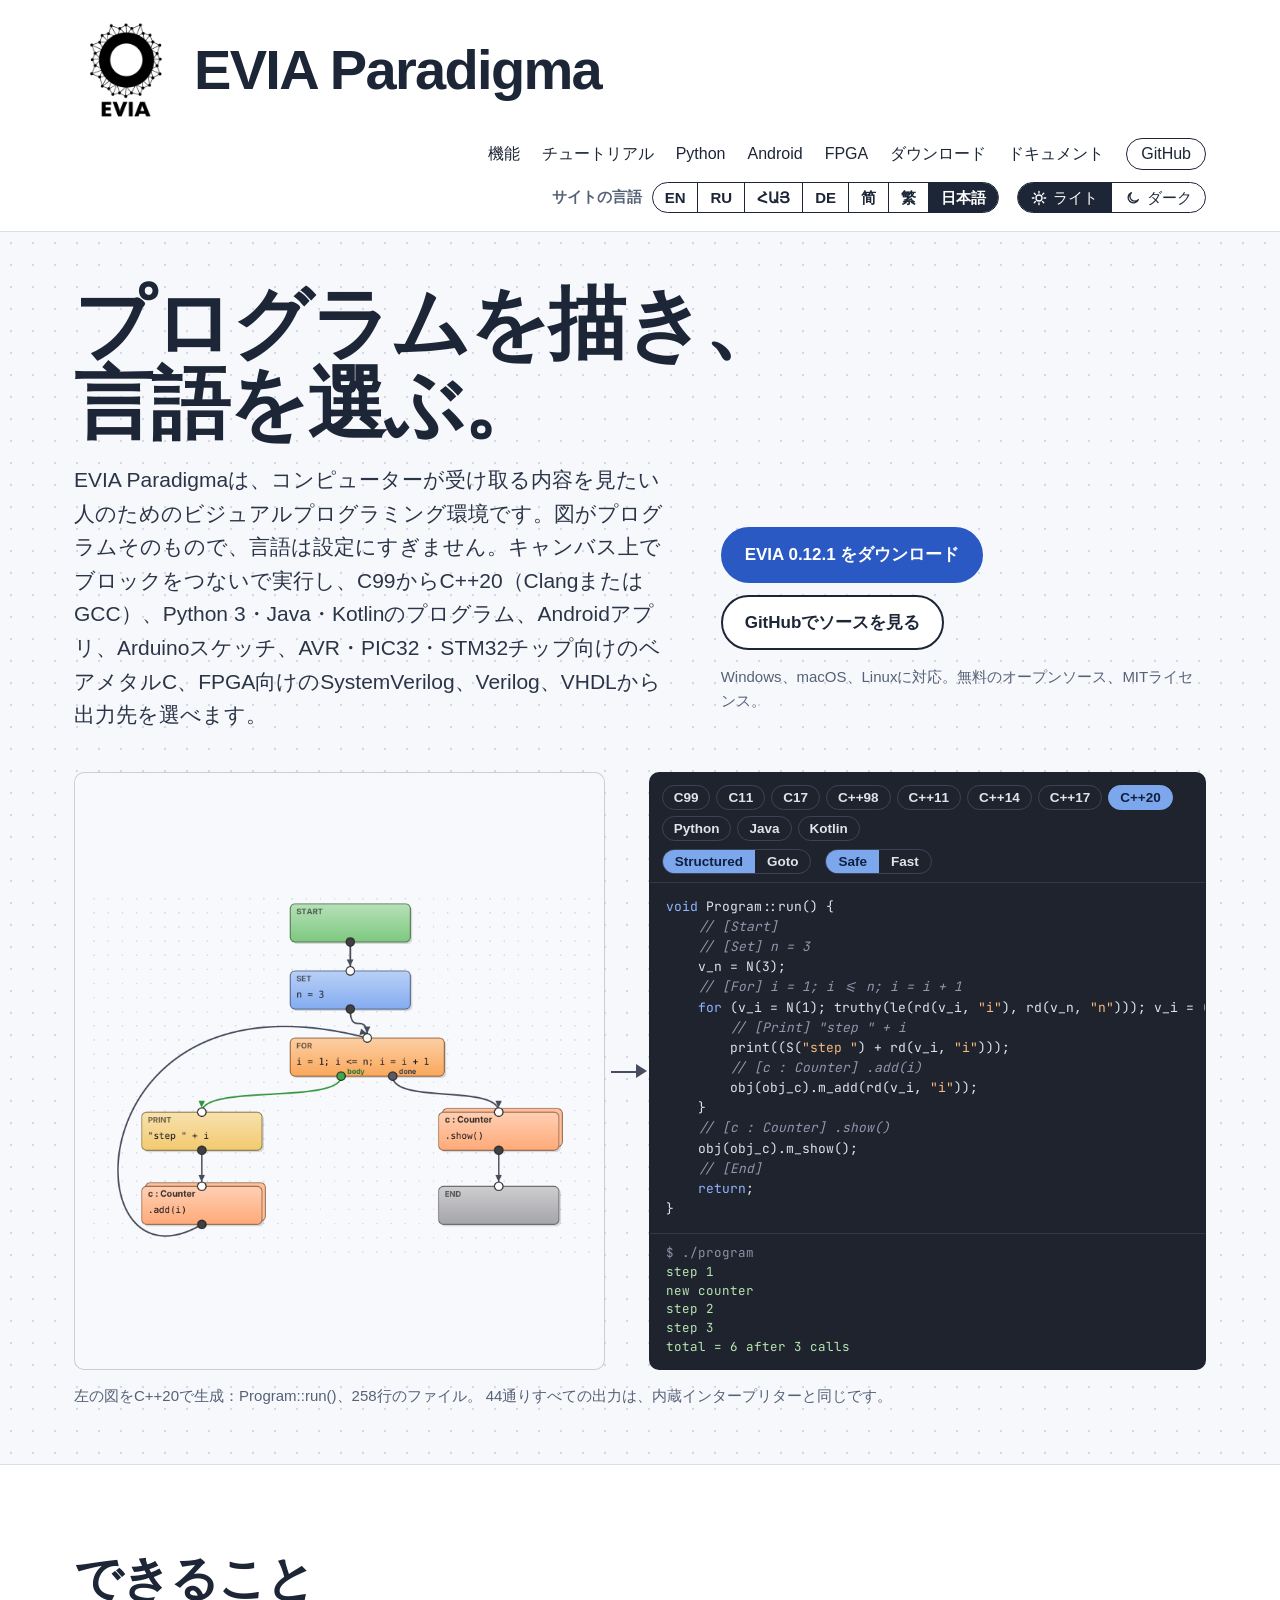
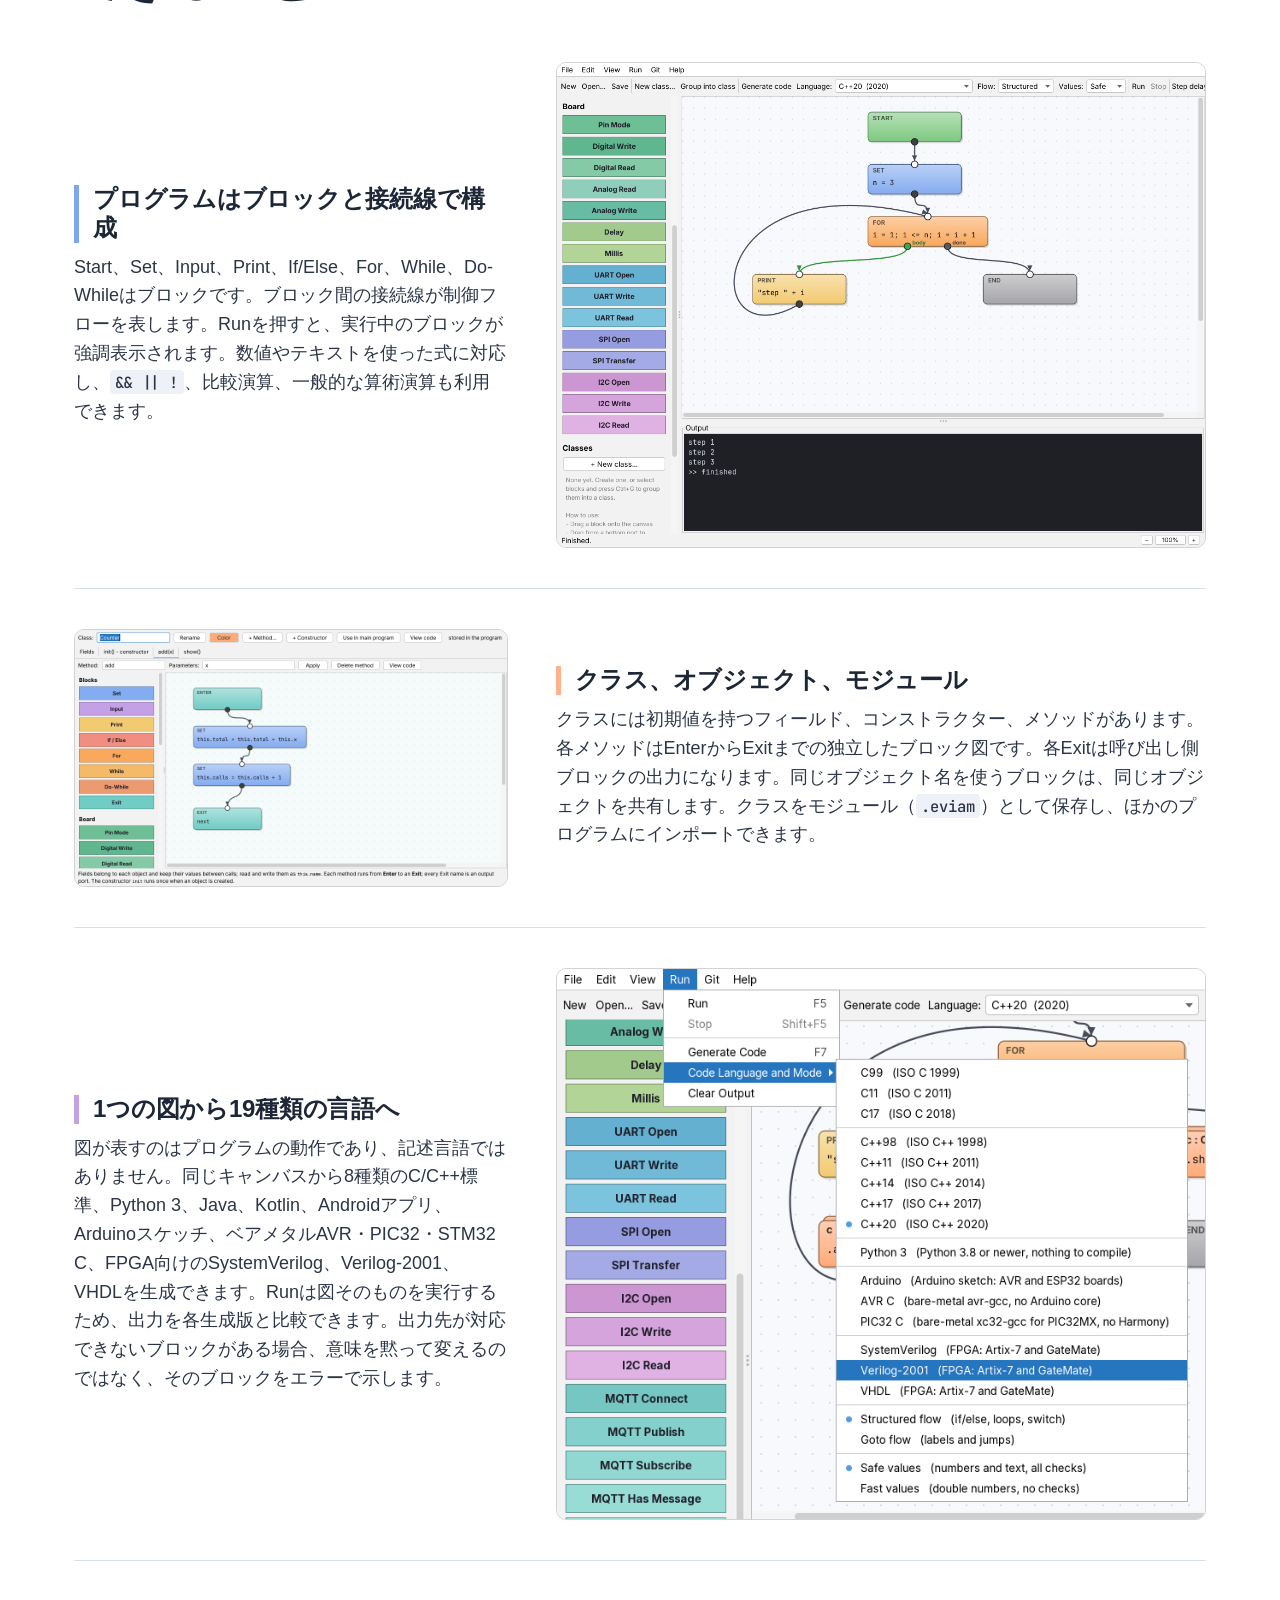
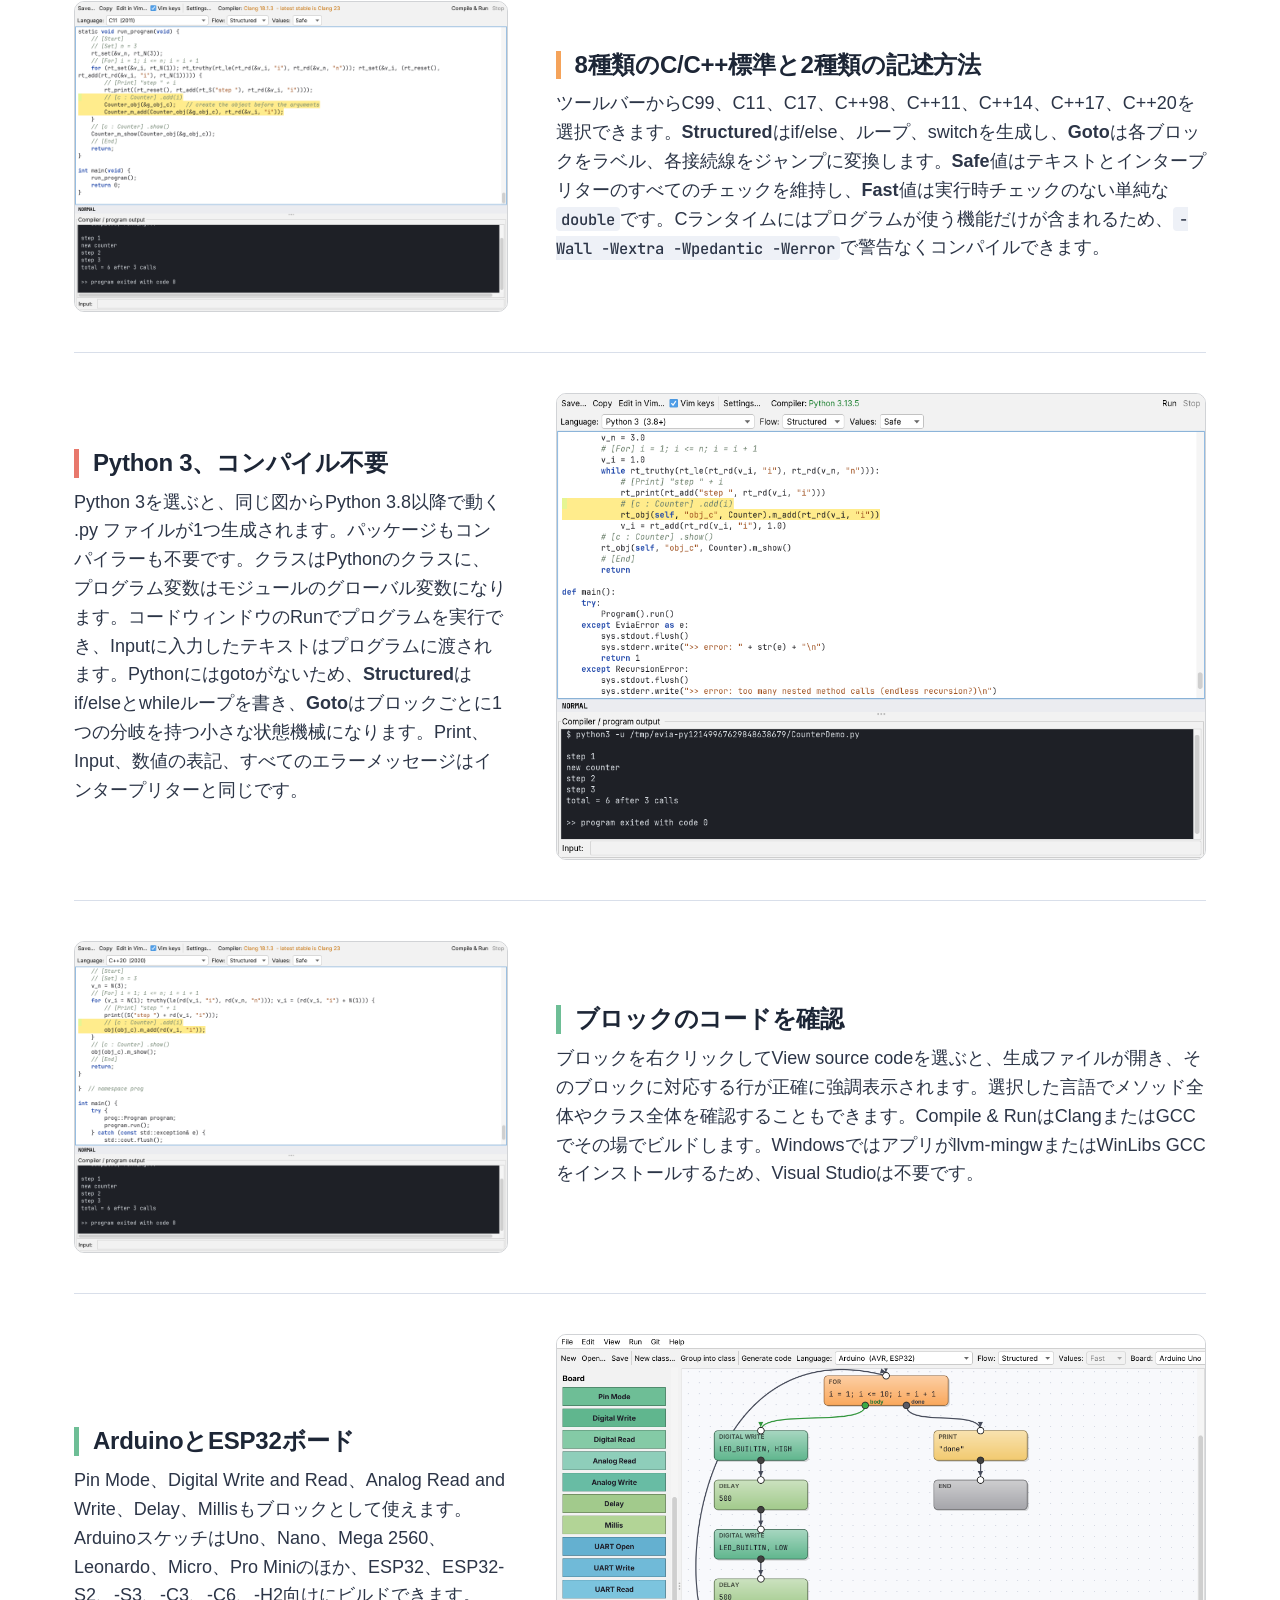
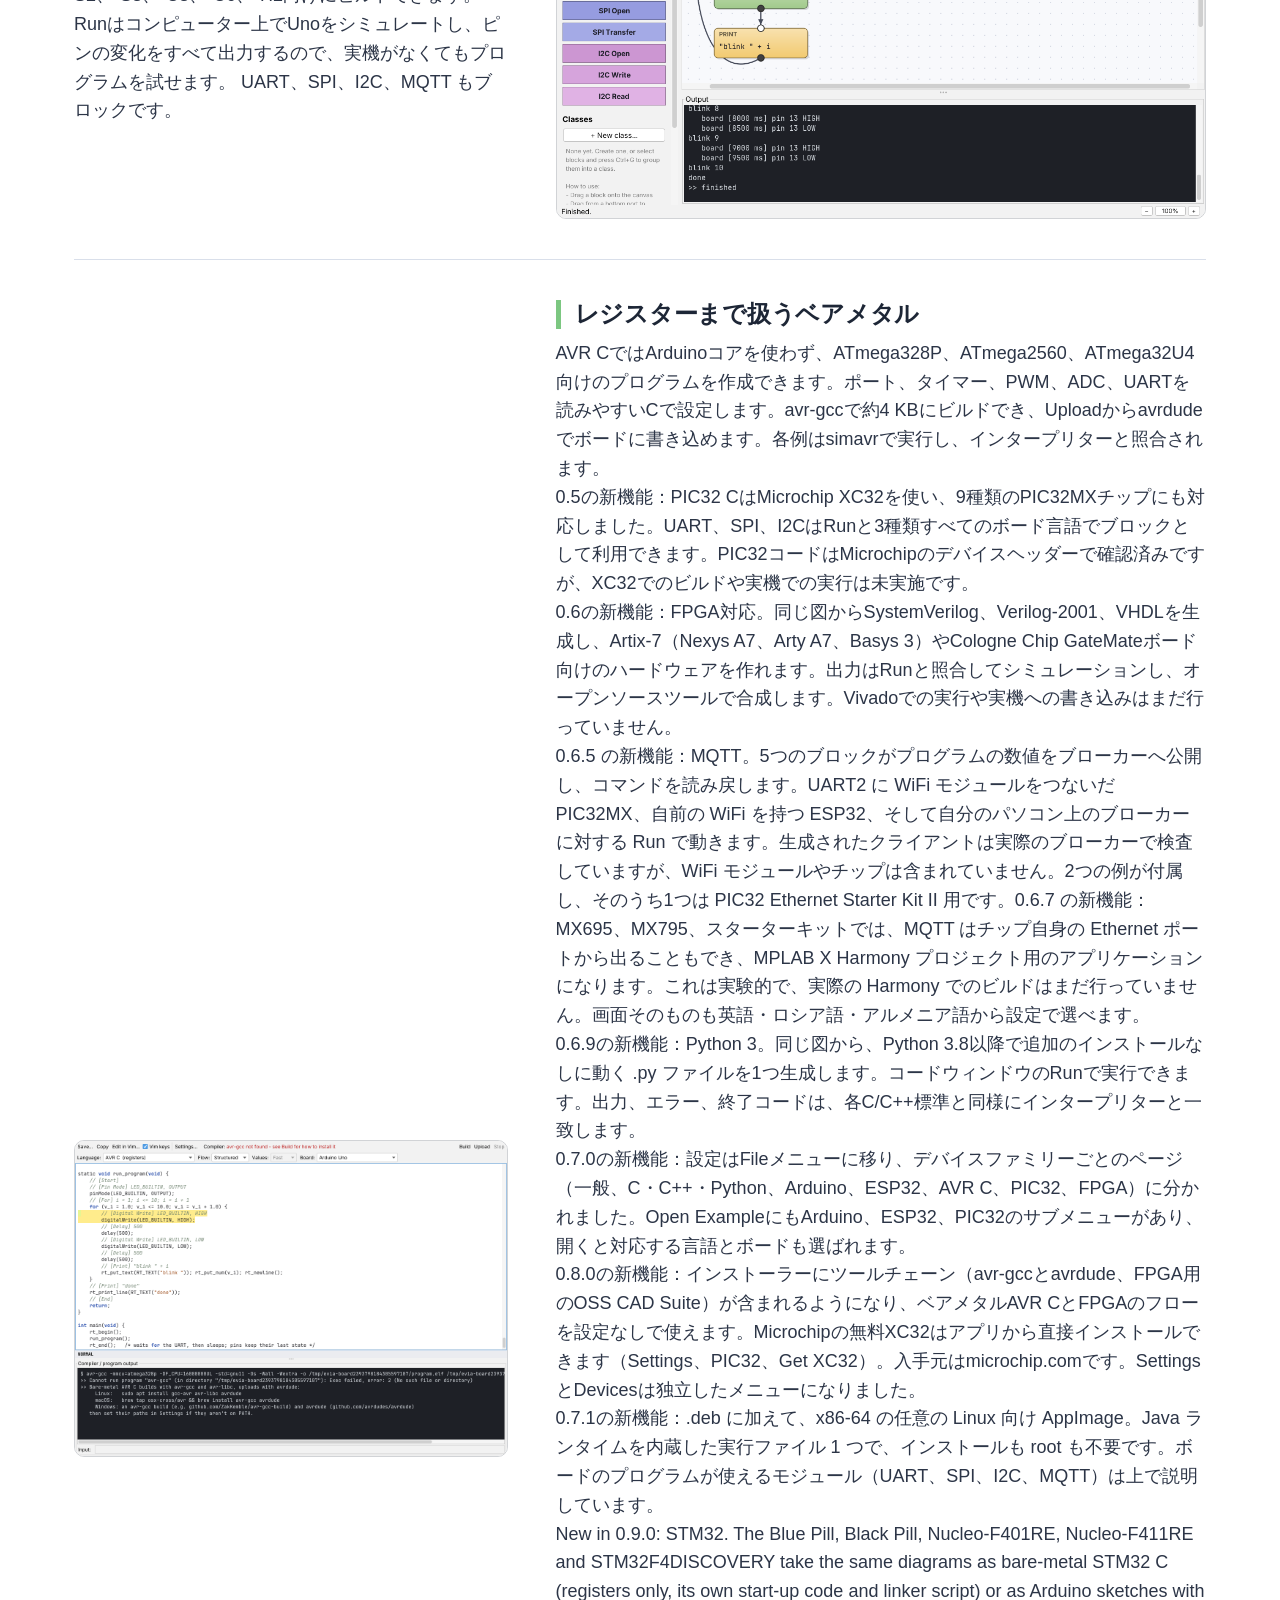
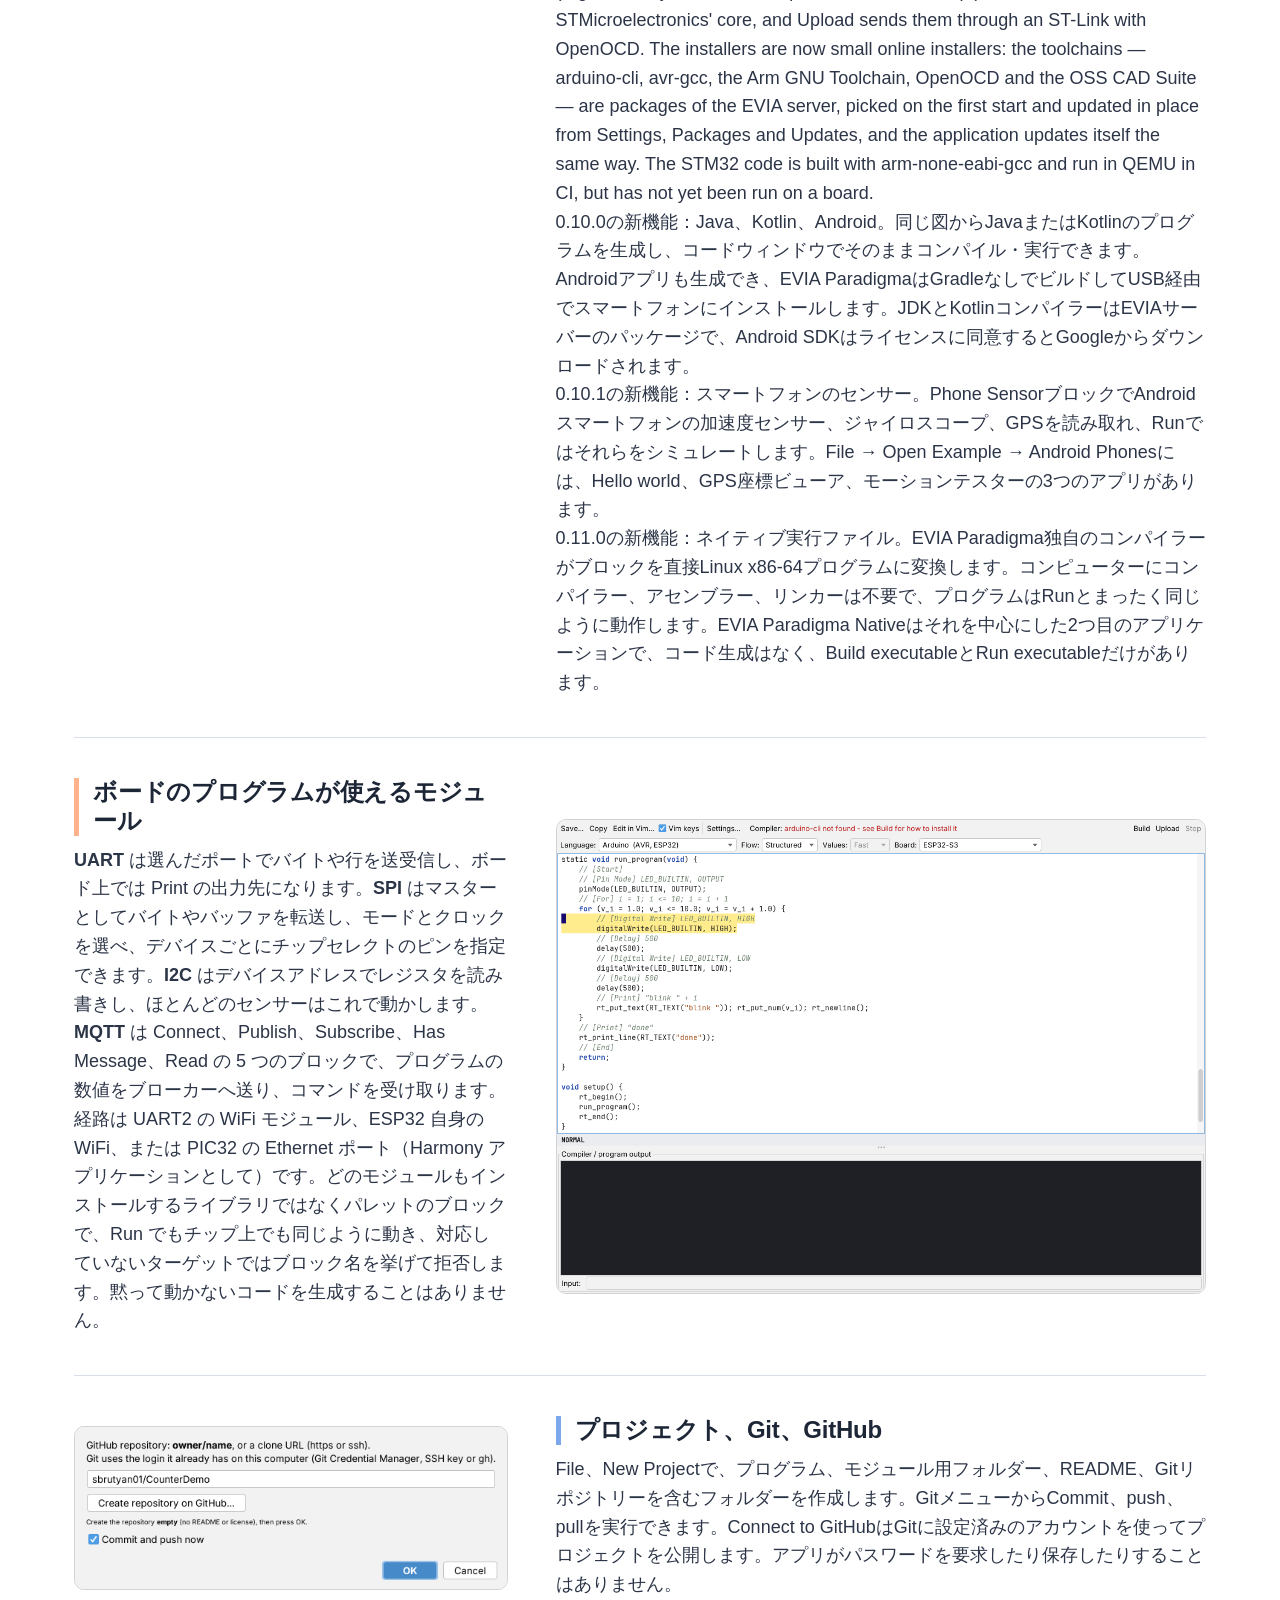
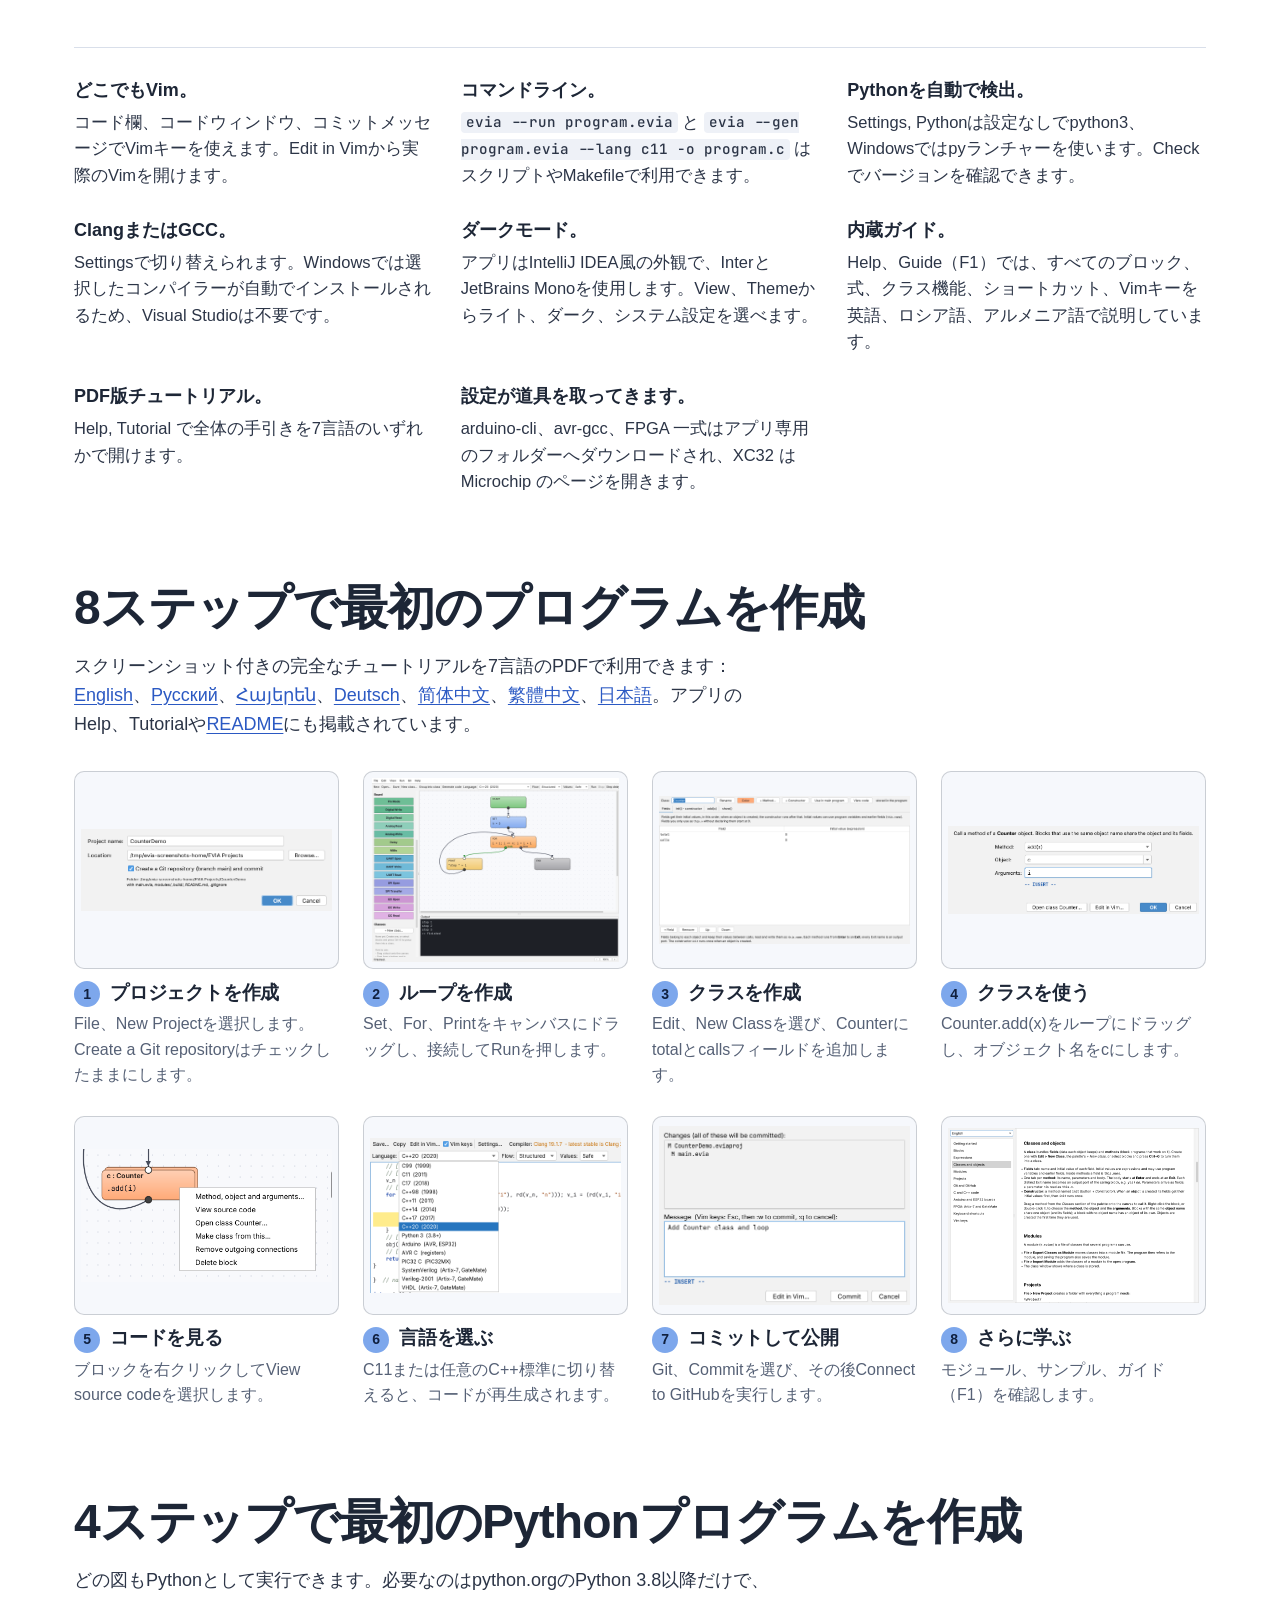
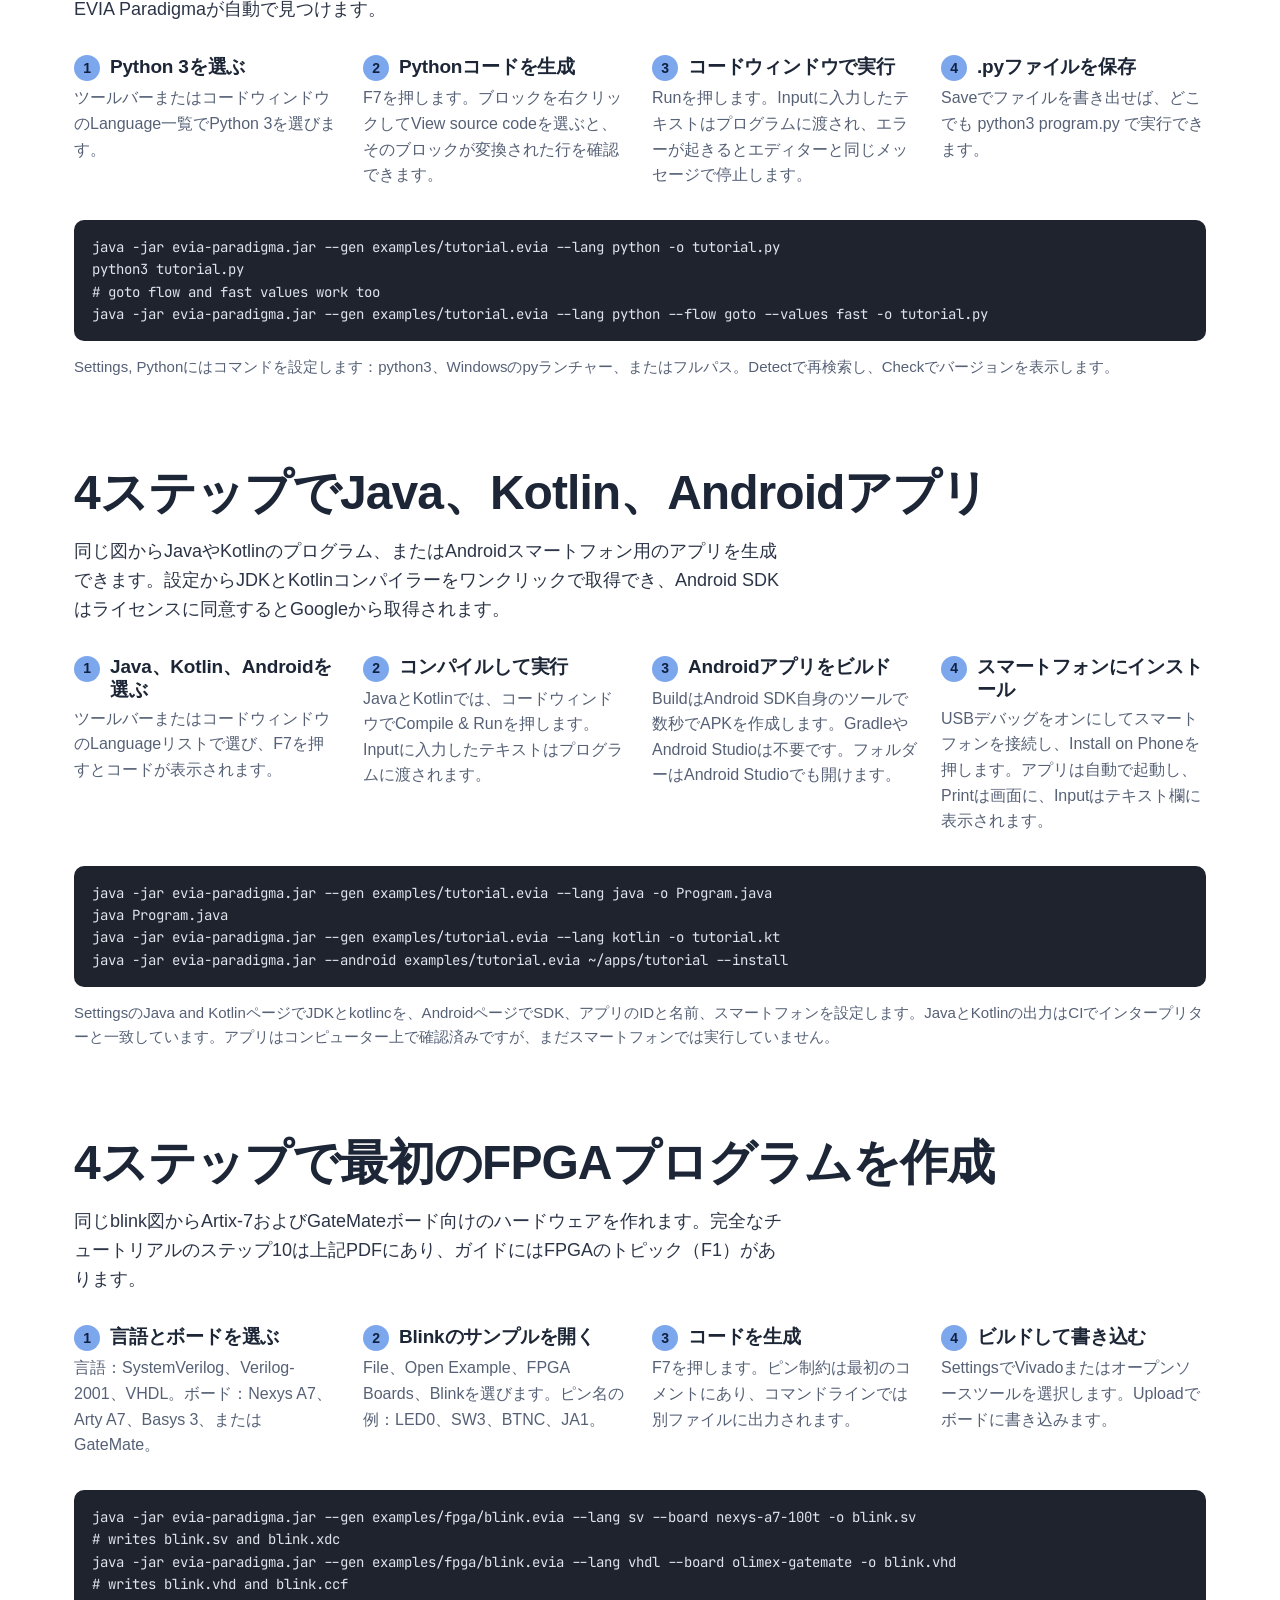
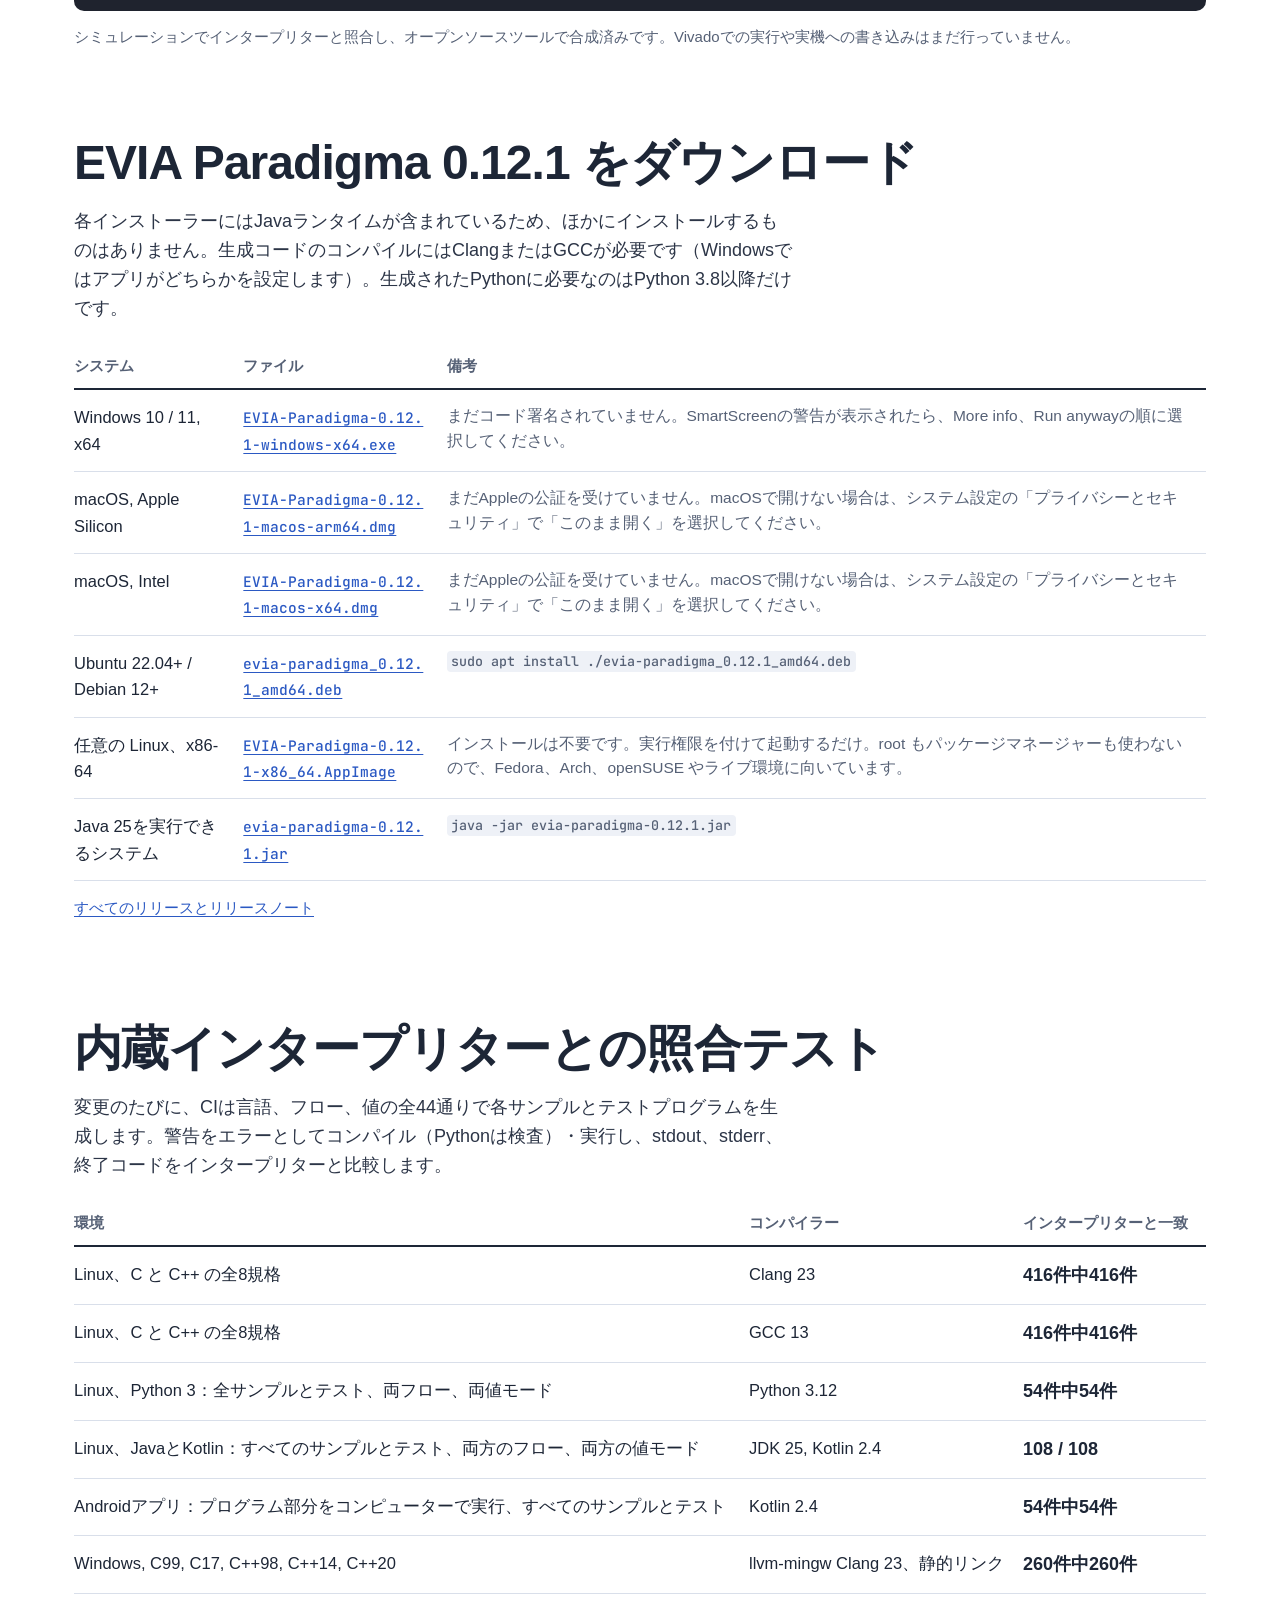
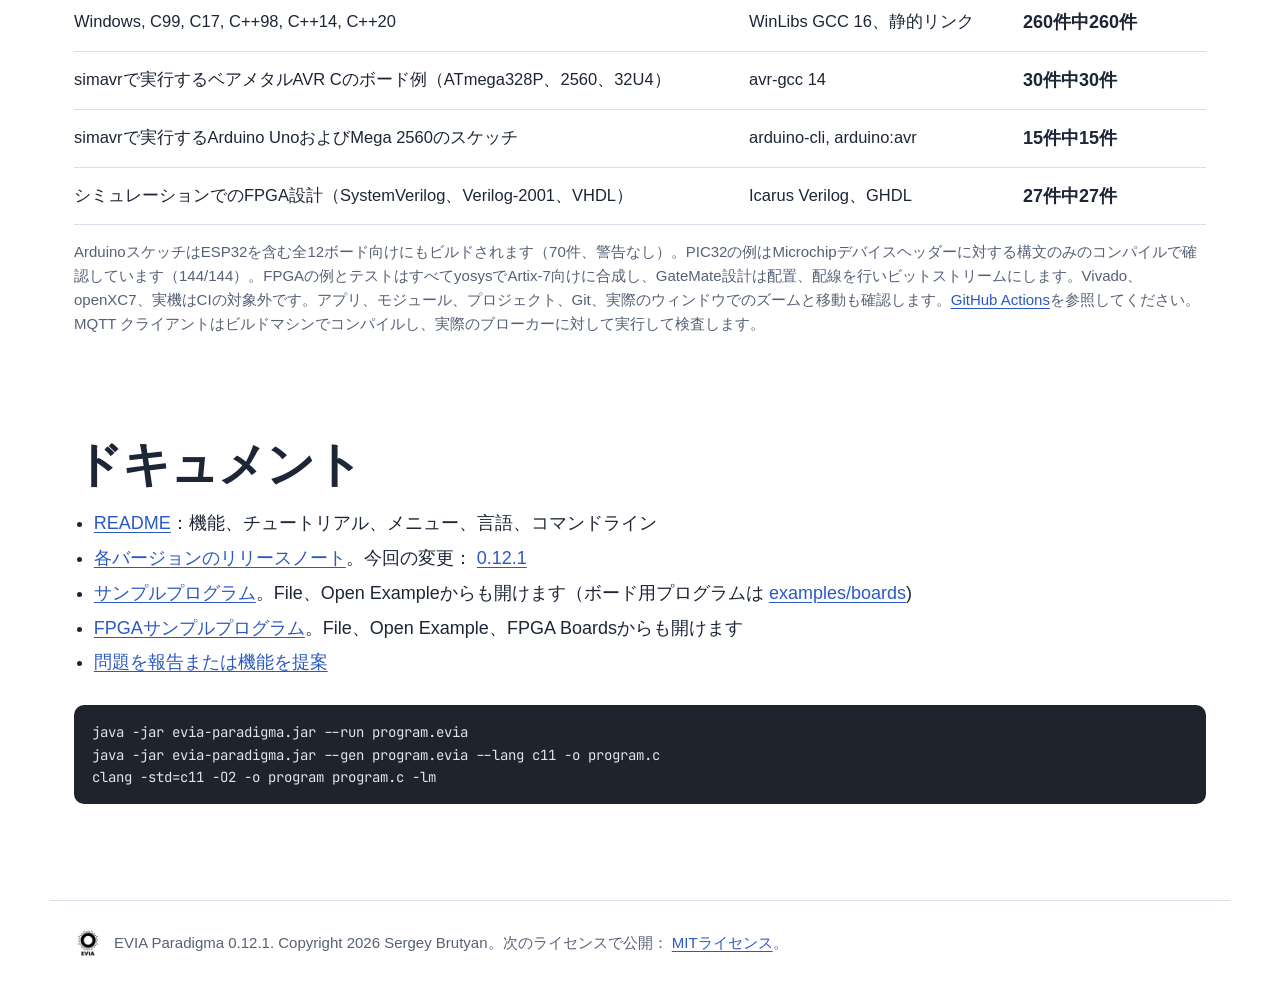
<file: ja/index.html>
<!doctype html>
<html lang="ja">
<head>
<meta charset="utf-8">
<meta name="viewport" content="width=device-width, initial-scale=1">
<title>EVIA Paradigma：C、C++、Python、Java、Kotlin、Android、ファームウェア、HDLに変換できるビジュアルプログラミング</title>
<meta name="description" content="キャンバス上でブロックをつないで実行し、19種類の言語のいずれかで読みやすいソースファイルを生成できます。ClangまたはGCCでビルドするC99からC++20、Python 3、Java、Kotlin、Androidアプリ、Arduinoスケッチ、ベアメタルAVR・PIC32・STM32 C、Artix-7やGateMate FPGA向けのSystemVerilog、Verilog、VHDLに対応。クラス、モジュール、プロジェクト、Git、Vimも利用できます。無料のオープンソース（MIT）。">
<meta property="og:title" content="EVIA Paradigma">
<meta property="og:description" content="ブロックでプログラムを描き、生成する言語を選びましょう。">
<meta property="og:image" content="img/hero-diagram.png">
<link rel="icon" type="image/png" href="../img/logo.png">
<link rel="preload" href="../fonts/FamiljenGrotesk.woff" as="font" type="font/woff" crossorigin>
<meta name="color-scheme" content="light dark">
<script>
  // the theme chosen with the header switch (otherwise the system's), before the page is drawn
  try { var t = localStorage.getItem("evia-theme"); if (t === "dark" || t === "light") document.documentElement.dataset.theme = t; } catch (e) {}
</script>
<link rel="alternate" hreflang="en" href="https://sbrutyan01.github.io/EVIA-Paradigma/">
<link rel="alternate" hreflang="ru" href="https://sbrutyan01.github.io/EVIA-Paradigma/ru/">
<link rel="alternate" hreflang="hy" href="https://sbrutyan01.github.io/EVIA-Paradigma/hy/">
<link rel="alternate" hreflang="de" href="https://sbrutyan01.github.io/EVIA-Paradigma/de/">
<link rel="alternate" hreflang="zh-CN" href="https://sbrutyan01.github.io/EVIA-Paradigma/zh-CN/">
<link rel="alternate" hreflang="zh-TW" href="https://sbrutyan01.github.io/EVIA-Paradigma/zh-TW/">
<link rel="alternate" hreflang="ja" href="https://sbrutyan01.github.io/EVIA-Paradigma/ja/">
<link rel="stylesheet" href="../style.css?v=c53edfd3fe">
</head>
<body>

<a class="skip" href="#main">本文へ移動</a>

<header class="top">
  <a class="brand" href="#top" aria-label="EVIA Paradigma ホーム">
    <img class="logo-light" src="../img/logo.png" alt="" width="136" height="136">
    <img class="logo-dark" src="../img/logo-dark.png" alt="" width="136" height="136">
    <span>EVIA Paradigma</span>
  </a>
  <nav aria-label="メインメニュー">
    <a href="#features">機能</a>
    <a href="#tutorial">チュートリアル</a>
    <a href="#python">Python</a>
    <a href="#android">Android</a>
    <a href="#fpga">FPGA</a>
    <a href="#download">ダウンロード</a>
    <a href="#docs">ドキュメント</a>
    <a class="gh" href="https://github.com/sbrutyan01/EVIA-Paradigma">GitHub</a>
    <div class="top-tools">
    <div class="site-language" role="group" aria-label="サイトの言語">
      <span class="site-language-label">サイトの言語</span>
      <div class="site-langs">
        <a href=".././" hreflang="en" lang="en" title="English">EN</a>
        <a href="../ru/" hreflang="ru" lang="ru" title="Русский">RU</a>
        <a href="../hy/" hreflang="hy" lang="hy" title="Հայերեն">ՀԱՅ</a>
        <a href="../de/" hreflang="de" lang="de" title="Deutsch">DE</a>
        <a href="../zh-CN/" hreflang="zh-CN" lang="zh-CN" title="简体中文">简</a>
        <a href="../zh-TW/" hreflang="zh-TW" lang="zh-TW" title="繁體中文">繁</a>
        <a href="../ja/" hreflang="ja" lang="ja" aria-current="page" title="日本語">日本語</a>
      </div>
    </div>
    <div class="themes" role="group" aria-label="カラーテーマ">
      <button type="button" data-theme-choice="light" aria-pressed="true">
        <svg viewBox="0 0 24 24" fill="none" stroke="currentColor" stroke-width="2" stroke-linecap="round" aria-hidden="true">
          <circle cx="12" cy="12" r="4.5"/><path d="M12 2v2.5M12 19.5V22M2 12h2.5M19.5 12H22M4.9 4.9l1.8 1.8M17.3 17.3l1.8 1.8M4.9 19.1l1.8-1.8M17.3 6.7l1.8-1.8"/>
        </svg>ライト</button>
      <button type="button" data-theme-choice="dark" aria-pressed="false">
        <svg viewBox="0 0 24 24" fill="none" stroke="currentColor" stroke-width="2" stroke-linejoin="round" aria-hidden="true">
          <path d="M20 14.5A8 8 0 1 1 9.5 4a6.5 6.5 0 0 0 10.5 10.5z"/>
        </svg>ダーク</button>
    </div>
    </div>
  </nav>
</header>

<main id="main">

<section class="hero" id="top">
  <div class="hero-text">
    <h1>プログラムを描き、<br>言語を選ぶ。</h1>
    <div class="hero-grid">
      <p class="lede">EVIA Paradigmaは、コンピューターが受け取る内容を見たい人のためのビジュアルプログラミング環境です。図がプログラムそのもので、言語は設定にすぎません。キャンバス上でブロックをつないで実行し、C99からC++20（ClangまたはGCC）、Python 3・Java・Kotlinのプログラム、Androidアプリ、Arduinoスケッチ、AVR・PIC32・STM32チップ向けのベアメタルC、FPGA向けのSystemVerilog、Verilog、VHDLから出力先を選べます。</p>
      <div class="side">
        <p class="actions">
          <a class="btn primary" href="#download">EVIA 0.12.1 をダウンロード</a>
          <a class="btn" href="https://github.com/sbrutyan01/EVIA-Paradigma">GitHubでソースを見る</a>
        </p>
        <p class="fine">Windows、macOS、Linuxに対応。無料のオープンソース、MITライセンス。</p>
      </div>
    </div>
  </div>

  <figure class="bench" aria-labelledby="bench-caption">
    <div class="bench-diagram">
      <img src="../img/hero-diagram.png" width="1440" height="1048"
           alt="ブロック図：Start、Set n = 3、1からnまでのForループ（ステップを表示し、Counterオブジェクトにc.add(i)を呼び出す）、続いてc.show()とEnd。">
    </div>
    <div class="bench-arrow" aria-hidden="true"></div>
    <div class="bench-code">
      <div class="controls" role="group" aria-label="コード生成オプション">
        <div class="langs" role="tablist" aria-label="言語">
          <button role="tab" data-lang="c99">C99</button>
          <button role="tab" data-lang="c11">C11</button>
          <button role="tab" data-lang="c17">C17</button>
          <button role="tab" data-lang="c++98">C++98</button>
          <button role="tab" data-lang="c++11">C++11</button>
          <button role="tab" data-lang="c++14">C++14</button>
          <button role="tab" data-lang="c++17">C++17</button>
          <button role="tab" data-lang="c++20" aria-selected="true">C++20</button>
          <button role="tab" data-lang="python">Python</button>
          <button role="tab" data-lang="java">Java</button>
          <button role="tab" data-lang="kotlin">Kotlin</button>
        </div>
        <div class="modes">
          <span class="mode" role="radiogroup" aria-label="フロー">
            <button role="radio" data-flow="structured" aria-checked="true">Structured</button>
            <button role="radio" data-flow="goto" aria-checked="false">Goto</button>
          </span>
          <span class="mode" role="radiogroup" aria-label="値">
            <button role="radio" data-values="safe" aria-checked="true">Safe</button>
            <button role="radio" data-values="fast" aria-checked="false">Fast</button>
          </span>
        </div>
      </div>
      <pre class="code" tabindex="0" aria-live="polite"><code id="sample"></code></pre>
      <div class="run">
        <pre id="output" aria-label="プログラムの出力"></pre>
      </div>
    </div>
    <figcaption id="bench-caption"><span id="sample-note" data-note="左の図を{lang}で生成：{fn}、{lines}行のファイル。">左の図をジェネレーターが出力したコードで表示しています。</span>
      44通りすべての出力は、内蔵インタープリターと同じです。</figcaption>
  </figure>
</section>

<section class="features" id="features" aria-labelledby="features-h">
  <h2 id="features-h">できること</h2>

  <article class="feature">
    <div class="feature-text">
      <h3>プログラムはブロックと接続線で構成</h3>
      <p>Start、Set、Input、Print、If/Else、For、While、Do-Whileはブロックです。ブロック間の接続線が制御フローを表します。Runを押すと、実行中のブロックが強調表示されます。数値やテキストを使った式に対応し、<code>&amp;&amp; || !</code>、比較演算、一般的な算術演算も利用できます。</p>
    </div>
    <img src="../img/03-first-run.png" loading="lazy" width="2360" height="1760" alt="ブロックを接続したForループとその出力：step 1、step 2、step 3。">
  </article>

  <article class="feature flip">
    <div class="feature-text">
      <h3>クラス、オブジェクト、モジュール</h3>
      <p>クラスには初期値を持つフィールド、コンストラクター、メソッドがあります。各メソッドはEnterからExitまでの独立したブロック図です。各Exitは呼び出し側ブロックの出力になります。同じオブジェクト名を使うブロックは、同じオブジェクトを共有します。クラスをモジュール（<code>.eviam</code>）として保存し、ほかのプログラムにインポートできます。</p>
    </div>
    <img src="../img/05-class-method.png" loading="lazy" width="2160" height="1280" alt="Counterクラスのウィンドウ：フィールド、コンストラクター、メソッドのタブがあり、add(x)メソッドはxをthis.totalに加算する。">
  </article>

  <article class="feature">
    <div class="feature-text">
      <h3>1つの図から19種類の言語へ</h3>
      <p>図が表すのはプログラムの動作であり、記述言語ではありません。同じキャンバスから8種類のC/C++標準、Python 3、Java、Kotlin、Androidアプリ、Arduinoスケッチ、ベアメタルAVR・PIC32・STM32 C、FPGA向けのSystemVerilog、Verilog-2001、VHDLを生成できます。Runは図そのものを実行するため、出力を各生成版と比較できます。出力先が対応できないブロックがある場合、意味を黙って変えるのではなく、そのブロックをエラーで示します。</p>
    </div>
    <img src="../img/24-menu-code-language.png" loading="lazy" width="1516" height="1286" alt="展開した Code Language and Mode メニュー：C99からC++20、Python 3、Arduino、AVR C、PIC32 C、SystemVerilog、Verilog-2001、VHDL、その下にフローと値。">
  </article>

  <article class="feature flip">
    <div class="feature-text">
      <h3>8種類のC/C++標準と2種類の記述方法</h3>
      <p>ツールバーからC99、C11、C17、C++98、C++11、C++14、C++17、C++20を選択できます。<b>Structured</b>はif/else、ループ、switchを生成し、<b>Goto</b>は各ブロックをラベル、各接続線をジャンプに変換します。<b>Safe</b>値はテキストとインタープリターのすべてのチェックを維持し、<b>Fast</b>値は実行時チェックのない単純な<code>double</code>です。Cランタイムにはプログラムが使う機能だけが含まれるため、<code>-Wall -Wextra -Wpedantic -Werror</code>で警告なくコンパイルできます。</p>
    </div>
    <img src="../img/22-c11-compile-run.png" loading="lazy" width="2120" height="1520" alt="C11のプログラムを表示し、Clangでコンパイルして実行したコードウィンドウ。">
  </article>

  <article class="feature">
    <div class="feature-text">
      <h3>Python 3、コンパイル不要</h3>
      <p>Python 3を選ぶと、同じ図からPython 3.8以降で動く .py ファイルが1つ生成されます。パッケージもコンパイラーも不要です。クラスはPythonのクラスに、プログラム変数はモジュールのグローバル変数になります。コードウィンドウのRunでプログラムを実行でき、Inputに入力したテキストはプログラムに渡されます。Pythonにはgotoがないため、<b>Structured</b>はif/elseとwhileループを書き、<b>Goto</b>はブロックごとに1つの分岐を持つ小さな状態機械になります。Print、Input、数値の表記、すべてのエラーメッセージはインタープリターと同じです。</p>
    </div>
    <img src="../img/35-python-run.png" loading="lazy" width="2120" height="1520" alt="コードウィンドウに表示したPython 3版のチュートリアルプログラムをPython 3.13で実行。c.add(i)ブロックの行がハイライトされています。">
  </article>

  <article class="feature flip">
    <div class="feature-text">
      <h3>ブロックのコードを確認</h3>
      <p>ブロックを右クリックしてView source codeを選ぶと、生成ファイルが開き、そのブロックに対応する行が正確に強調表示されます。選択した言語でメソッド全体やクラス全体を確認することもできます。Compile &amp; RunはClangまたはGCCでその場でビルドします。Windowsではアプリがllvm-mingwまたはWinLibs GCCをインストールするため、Visual Studioは不要です。</p>
    </div>
    <img src="../img/11-compile-run.png" loading="lazy" width="2120" height="1520" alt="c.add(i)ブロックの行が強調表示された生成C++コード。Clangでコンパイルして実行済み。">
  </article>

  <article class="feature">
    <div class="feature-text">
      <h3>ArduinoとESP32ボード</h3>
      <p>Pin Mode、Digital Write and Read、Analog Read and Write、Delay、Millisもブロックとして使えます。ArduinoスケッチはUno、Nano、Mega 2560、Leonardo、Micro、Pro Miniのほか、ESP32、ESP32-S2、-S3、-C3、-C6、-H2向けにビルドできます。Runはコンピューター上でUnoをシミュレートし、ピンの変化をすべて出力するので、実機がなくてもプログラムを試せます。 UART、SPI、I2C、MQTT もブロックです。</p>
    </div>
    <img src="../img/27-board-simulated.png" loading="lazy" width="2360" height="1760" alt="パレットにBoardブロックがあるblinkの例。出力にはシミュレートした13番ピンが500ミリ秒ごとに切り替わる様子が表示される。">
  </article>

  <article class="feature flip">
    <div class="feature-text">
      <h3>レジスターまで扱うベアメタル</h3>
      <p>AVR CではArduinoコアを使わず、ATmega328P、ATmega2560、ATmega32U4向けのプログラムを作成できます。ポート、タイマー、PWM、ADC、UARTを読みやすいCで設定します。avr-gccで約4 KBにビルドでき、Uploadからavrdudeでボードに書き込めます。各例はsimavrで実行し、インタープリターと照合されます。</p>
      <p>0.5の新機能：PIC32 CはMicrochip XC32を使い、9種類のPIC32MXチップにも対応しました。UART、SPI、I2CはRunと3種類すべてのボード言語でブロックとして利用できます。PIC32コードはMicrochipのデバイスヘッダーで確認済みですが、XC32でのビルドや実機での実行は未実施です。</p>
      <p>0.6の新機能：FPGA対応。同じ図からSystemVerilog、Verilog-2001、VHDLを生成し、Artix-7（Nexys A7、Arty A7、Basys 3）やCologne Chip GateMateボード向けのハードウェアを作れます。出力はRunと照合してシミュレーションし、オープンソースツールで合成します。Vivadoでの実行や実機への書き込みはまだ行っていません。</p>
      <p>0.6.5 の新機能：MQTT。5つのブロックがプログラムの数値をブローカーへ公開し、コマンドを読み戻します。UART2 に WiFi モジュールをつないだ PIC32MX、自前の WiFi を持つ ESP32、そして自分のパソコン上のブローカーに対する Run で動きます。生成されたクライアントは実際のブローカーで検査していますが、WiFi モジュールやチップは含まれていません。2つの例が付属し、そのうち1つは PIC32 Ethernet Starter Kit II 用です。0.6.7 の新機能：MX695、MX795、スターターキットでは、MQTT はチップ自身の Ethernet ポートから出ることもでき、MPLAB X Harmony プロジェクト用のアプリケーションになります。これは実験的で、実際の Harmony でのビルドはまだ行っていません。画面そのものも英語・ロシア語・アルメニア語から設定で選べます。</p>
      <p>0.6.9の新機能：Python 3。同じ図から、Python 3.8以降で追加のインストールなしに動く .py ファイルを1つ生成します。コードウィンドウのRunで実行できます。出力、エラー、終了コードは、各C/C++標準と同様にインタープリターと一致します。</p>
      <p>0.7.0の新機能：設定はFileメニューに移り、デバイスファミリーごとのページ（一般、C・C++・Python、Arduino、ESP32、AVR C、PIC32、FPGA）に分かれました。Open ExampleにもArduino、ESP32、PIC32のサブメニューがあり、開くと対応する言語とボードも選ばれます。</p>
      <p>0.8.0の新機能：インストーラーにツールチェーン（avr-gccとavrdude、FPGA用のOSS CAD Suite）が含まれるようになり、ベアメタルAVR CとFPGAのフローを設定なしで使えます。Microchipの無料XC32はアプリから直接インストールできます（Settings、PIC32、Get XC32）。入手元はmicrochip.comです。SettingsとDevicesは独立したメニューになりました。</p>
      <p>0.7.1の新機能：.deb に加えて、x86-64 の任意の Linux 向け AppImage。Java ランタイムを内蔵した実行ファイル 1 つで、インストールも root も不要です。ボードのプログラムが使えるモジュール（UART、SPI、I2C、MQTT）は上で説明しています。</p>
      <p>New in 0.9.0: STM32. The Blue Pill, Black Pill, Nucleo-F401RE, Nucleo-F411RE and STM32F4DISCOVERY take the same diagrams as bare-metal STM32 C (registers only, its own start-up code and linker script) or as Arduino sketches with STMicroelectronics' core, and Upload sends them through an ST-Link with OpenOCD. The installers are now small online installers: the toolchains — arduino-cli, avr-gcc, the Arm GNU Toolchain, OpenOCD and the OSS CAD Suite — are packages of the EVIA server, picked on the first start and updated in place from Settings, Packages and Updates, and the application updates itself the same way. The STM32 code is built with arm-none-eabi-gcc and run in QEMU in CI, but has not yet been run on a board.</p>
      <p>0.10.0の新機能：Java、Kotlin、Android。同じ図からJavaまたはKotlinのプログラムを生成し、コードウィンドウでそのままコンパイル・実行できます。Androidアプリも生成でき、EVIA ParadigmaはGradleなしでビルドしてUSB経由でスマートフォンにインストールします。JDKとKotlinコンパイラーはEVIAサーバーのパッケージで、Android SDKはライセンスに同意するとGoogleからダウンロードされます。</p>
      <p>0.10.1の新機能：スマートフォンのセンサー。Phone SensorブロックでAndroidスマートフォンの加速度センサー、ジャイロスコープ、GPSを読み取れ、Runではそれらをシミュレートします。File → Open Example → Android Phonesには、Hello world、GPS座標ビューア、モーションテスターの3つのアプリがあります。</p>
      <p>0.11.0の新機能：ネイティブ実行ファイル。EVIA Paradigma独自のコンパイラーがブロックを直接Linux x86-64プログラムに変換します。コンピューターにコンパイラー、アセンブラー、リンカーは不要で、プログラムはRunとまったく同じように動作します。EVIA Paradigma Nativeはそれを中心にした2つ目のアプリケーションで、コード生成はなく、Build executableとRun executableだけがあります。</p>
    </div>
    <img src="../img/29-avr-build.png" loading="lazy" width="2360" height="1720" alt="Arduino Uno向けにavr-gcc 14でビルドしたベアメタルAVR Cのblinkプログラム：コードサイズ4032バイト。">
  </article>

  <article class="feature">
    <div class="feature-text">
      <h3>ボードのプログラムが使えるモジュール</h3>
      <p><b>UART</b> は選んだポートでバイトや行を送受信し、ボード上では Print の出力先になります。<b>SPI</b> はマスターとしてバイトやバッファを転送し、モードとクロックを選べ、デバイスごとにチップセレクトのピンを指定できます。<b>I2C</b> はデバイスアドレスでレジスタを読み書きし、ほとんどのセンサーはこれで動かします。<b>MQTT</b> は Connect、Publish、Subscribe、Has Message、Read の 5 つのブロックで、プログラムの数値をブローカーへ送り、コマンドを受け取ります。経路は UART2 の WiFi モジュール、ESP32 自身の WiFi、または PIC32 の Ethernet ポート（Harmony アプリケーションとして）です。どのモジュールもインストールするライブラリではなくパレットのブロックで、Run でもチップ上でも同じように動き、対応していないターゲットではブロック名を挙げて拒否します。黙って動かないコードを生成することはありません。</p>
    </div>
    <img src="../img/28-arduino-sketch.png" loading="lazy" width="2360" height="1720" alt="ボードのプログラムを Arduino のスケッチとして表示し、横に UART の出力。">
  </article>

  <article class="feature flip">
    <div class="feature-text">
      <h3>プロジェクト、Git、GitHub</h3>
      <p>File、New Projectで、プログラム、モジュール用フォルダー、README、Gitリポジトリーを含むフォルダーを作成します。GitメニューからCommit、push、pullを実行できます。Connect to GitHubはGitに設定済みのアカウントを使ってプロジェクトを公開します。アプリがパスワードを要求したり保存したりすることはありません。</p>
    </div>
    <img src="../img/18-connect-github.png" loading="lazy" width="1110" height="392" alt="リポジトリー名sbrutyan01/CounterDemoを表示したConnect to GitHubダイアログ。">
  </article>

  <ul class="extras">
    <li><b>どこでもVim。</b>コード欄、コードウィンドウ、コミットメッセージでVimキーを使えます。Edit in Vimから実際のVimを開けます。</li>
    <li><b>コマンドライン。</b> <code>evia --run program.evia</code> と <code>evia --gen program.evia --lang c11 -o program.c</code> はスクリプトやMakefileで利用できます。</li>
    <li><b>Pythonを自動で検出。</b> Settings, Pythonは設定なしでpython3、Windowsではpyランチャーを使います。Checkでバージョンを確認できます。</li>
    <li><b>ClangまたはGCC。</b>Settingsで切り替えられます。Windowsでは選択したコンパイラーが自動でインストールされるため、Visual Studioは不要です。</li>
    <li><b>ダークモード。</b>アプリはIntelliJ IDEA風の外観で、InterとJetBrains Monoを使用します。View、Themeからライト、ダーク、システム設定を選べます。</li>
    <li><b>内蔵ガイド。</b>Help、Guide（F1）では、すべてのブロック、式、クラス機能、ショートカット、Vimキーを英語、ロシア語、アルメニア語で説明しています。</li>
    <li><b>PDF版チュートリアル。</b> Help, Tutorial で全体の手引きを7言語のいずれかで開けます。</li>
    <li><b>設定が道具を取ってきます。</b> arduino-cli、avr-gcc、FPGA 一式はアプリ専用のフォルダーへダウンロードされ、XC32 は Microchip のページを開きます。</li>
  </ul>
</section>

<section class="tutorial" id="tutorial" aria-labelledby="tutorial-h">
  <h2 id="tutorial-h">8ステップで最初のプログラムを作成</h2>
  <p class="section-lede">スクリーンショット付きの完全なチュートリアルを7言語のPDFで利用できます：<a href="../tutorial/EVIA-Paradigma-Tutorial.en.pdf">English</a>、<a href="../tutorial/EVIA-Paradigma-Tutorial.ru.pdf">Русский</a>、<a href="../tutorial/EVIA-Paradigma-Tutorial.hy.pdf">Հայերեն</a>、<a href="../tutorial/EVIA-Paradigma-Tutorial.de.pdf">Deutsch</a>、<a href="../tutorial/EVIA-Paradigma-Tutorial.zh-CN.pdf">简体中文</a>、<a href="../tutorial/EVIA-Paradigma-Tutorial.zh-TW.pdf">繁體中文</a>、<a href="../tutorial/EVIA-Paradigma-Tutorial.ja.pdf">日本語</a>。アプリのHelp、Tutorialや<a href="https://github.com/sbrutyan01/EVIA-Paradigma#tutorial">README</a>にも掲載されています。</p>
  <ol class="steps">
    <li><img src="../img/01-new-project.png" loading="lazy" alt=""><h3>プロジェクトを作成</h3><p>File、New Projectを選択します。Create a Git repositoryはチェックしたままにします。</p></li>
    <li><img src="../img/03-first-run.png" loading="lazy" alt=""><h3>ループを作成</h3><p>Set、For、Printをキャンバスにドラッグし、接続してRunを押します。</p></li>
    <li><img src="../img/04-class-fields.png" loading="lazy" alt=""><h3>クラスを作成</h3><p>Edit、New Classを選び、Counterにtotalとcallsフィールドを追加します。</p></li>
    <li><img src="../img/07-call-dialog.png" loading="lazy" alt=""><h3>クラスを使う</h3><p>Counter.add(x)をループにドラッグし、オブジェクト名をcにします。</p></li>
    <li><img src="../img/09-block-menu.png" loading="lazy" alt=""><h3>コードを見る</h3><p>ブロックを右クリックしてView source codeを選択します。</p></li>
    <li><img src="../img/21-language-dropdown.png" loading="lazy" alt=""><h3>言語を選ぶ</h3><p>C11または任意のC++標準に切り替えると、コードが再生成されます。</p></li>
    <li><img src="../img/17-commit.png" loading="lazy" alt=""><h3>コミットして公開</h3><p>Git、Commitを選び、その後Connect to GitHubを実行します。</p></li>
    <li><img src="../img/20-help-guide.png" loading="lazy" alt=""><h3>さらに学ぶ</h3><p>モジュール、サンプル、ガイド（F1）を確認します。</p></li>
  </ol>
</section>

<section class="tutorial" id="python" aria-labelledby="python-h">
  <h2 id="python-h">4ステップで最初のPythonプログラムを作成</h2>
  <p class="section-lede">どの図もPythonとして実行できます。必要なのはpython.orgのPython 3.8以降だけで、EVIA Paradigmaが自動で見つけます。</p>
  <ol class="steps">
    <li><h3>Python 3を選ぶ</h3><p>ツールバーまたはコードウィンドウのLanguage一覧でPython 3を選びます。</p></li>
    <li><h3>Pythonコードを生成</h3><p>F7を押します。ブロックを右クリックしてView source codeを選ぶと、そのブロックが変換された行を確認できます。</p></li>
    <li><h3>コードウィンドウで実行</h3><p>Runを押します。Inputに入力したテキストはプログラムに渡され、エラーが起きるとエディターと同じメッセージで停止します。</p></li>
    <li><h3>.pyファイルを保存</h3><p>Saveでファイルを書き出せば、どこでも python3 program.py で実行できます。</p></li>
  </ol>
  <pre class="cli"><code>java -jar evia-paradigma.jar --gen examples/tutorial.evia --lang python -o tutorial.py
python3 tutorial.py
# goto flow and fast values work too
java -jar evia-paradigma.jar --gen examples/tutorial.evia --lang python --flow goto --values fast -o tutorial.py</code></pre>
  <p class="fine">Settings, Pythonにはコマンドを設定します：python3、Windowsのpyランチャー、またはフルパス。Detectで再検索し、Checkでバージョンを表示します。</p>
</section>

<section class="tutorial" id="android" aria-labelledby="android-h">
  <h2 id="android-h">4ステップでJava、Kotlin、Androidアプリ</h2>
  <p class="section-lede">同じ図からJavaやKotlinのプログラム、またはAndroidスマートフォン用のアプリを生成できます。設定からJDKとKotlinコンパイラーをワンクリックで取得でき、Android SDKはライセンスに同意するとGoogleから取得されます。</p>
  <ol class="steps">
    <li><h3>Java、Kotlin、Androidを選ぶ</h3><p>ツールバーまたはコードウィンドウのLanguageリストで選び、F7を押すとコードが表示されます。</p></li>
    <li><h3>コンパイルして実行</h3><p>JavaとKotlinでは、コードウィンドウでCompile &amp; Runを押します。Inputに入力したテキストはプログラムに渡されます。</p></li>
    <li><h3>Androidアプリをビルド</h3><p>BuildはAndroid SDK自身のツールで数秒でAPKを作成します。GradleやAndroid Studioは不要です。フォルダーはAndroid Studioでも開けます。</p></li>
    <li><h3>スマートフォンにインストール</h3><p>USBデバッグをオンにしてスマートフォンを接続し、Install on Phoneを押します。アプリは自動で起動し、Printは画面に、Inputはテキスト欄に表示されます。</p></li>
  </ol>
  <pre class="cli"><code>java -jar evia-paradigma.jar --gen examples/tutorial.evia --lang java -o Program.java
java Program.java
java -jar evia-paradigma.jar --gen examples/tutorial.evia --lang kotlin -o tutorial.kt
java -jar evia-paradigma.jar --android examples/tutorial.evia ~/apps/tutorial --install</code></pre>
  <p class="fine">SettingsのJava and KotlinページでJDKとkotlincを、AndroidページでSDK、アプリのIDと名前、スマートフォンを設定します。JavaとKotlinの出力はCIでインタープリターと一致しています。アプリはコンピューター上で確認済みですが、まだスマートフォンでは実行していません。</p>
</section>

<section class="tutorial" id="fpga" aria-labelledby="fpga-h">
  <h2 id="fpga-h">4ステップで最初のFPGAプログラムを作成</h2>
  <p class="section-lede">同じblink図からArtix-7およびGateMateボード向けのハードウェアを作れます。完全なチュートリアルのステップ10は上記PDFにあり、ガイドにはFPGAのトピック（F1）があります。</p>
  <ol class="steps">
    <li><h3>言語とボードを選ぶ</h3><p>言語：SystemVerilog、Verilog-2001、VHDL。ボード：Nexys A7、Arty A7、Basys 3、またはGateMate。</p></li>
    <li><h3>Blinkのサンプルを開く</h3><p>File、Open Example、FPGA Boards、Blinkを選びます。ピン名の例：LED0、SW3、BTNC、JA1。</p></li>
    <li><h3>コードを生成</h3><p>F7を押します。ピン制約は最初のコメントにあり、コマンドラインでは別ファイルに出力されます。</p></li>
    <li><h3>ビルドして書き込む</h3><p>SettingsでVivadoまたはオープンソースツールを選択します。Uploadでボードに書き込みます。</p></li>
  </ol>
  <pre class="cli"><code>java -jar evia-paradigma.jar --gen examples/fpga/blink.evia --lang sv --board nexys-a7-100t -o blink.sv
# writes blink.sv and blink.xdc
java -jar evia-paradigma.jar --gen examples/fpga/blink.evia --lang vhdl --board olimex-gatemate -o blink.vhd
# writes blink.vhd and blink.ccf</code></pre>
  <p class="fine">シミュレーションでインタープリターと照合し、オープンソースツールで合成済みです。Vivadoでの実行や実機への書き込みはまだ行っていません。</p>
</section>

<section class="download" id="download" aria-labelledby="download-h">
  <h2 id="download-h">EVIA Paradigma 0.12.1 をダウンロード</h2>
  <p class="section-lede">各インストーラーにはJavaランタイムが含まれているため、ほかにインストールするものはありません。生成コードのコンパイルにはClangまたはGCCが必要です（Windowsではアプリがどちらかを設定します）。生成されたPythonに必要なのはPython 3.8以降だけです。</p>
  <table class="dl">
    <thead><tr><th scope="col">システム</th><th scope="col">ファイル</th><th scope="col">備考</th></tr></thead>
    <tbody>
      <tr><td>Windows 10 / 11, x64</td>
        <td><a href="https://github.com/sbrutyan01/EVIA-Paradigma/releases/download/v0.12.1/EVIA-Paradigma-0.12.1-windows-x64.exe">EVIA-Paradigma-0.12.1-windows-x64.exe</a></td>
        <td>まだコード署名されていません。SmartScreenの警告が表示されたら、More info、Run anywayの順に選択してください。</td></tr>
      <tr><td>macOS, Apple Silicon</td>
        <td><a href="https://github.com/sbrutyan01/EVIA-Paradigma/releases/download/v0.12.1/EVIA-Paradigma-0.12.1-macos-arm64.dmg">EVIA-Paradigma-0.12.1-macos-arm64.dmg</a></td>
        <td>まだAppleの公証を受けていません。macOSで開けない場合は、システム設定の「プライバシーとセキュリティ」で「このまま開く」を選択してください。</td></tr>
      <tr><td>macOS, Intel</td>
        <td><a href="https://github.com/sbrutyan01/EVIA-Paradigma/releases/download/v0.12.1/EVIA-Paradigma-0.12.1-macos-x64.dmg">EVIA-Paradigma-0.12.1-macos-x64.dmg</a></td>
        <td>まだAppleの公証を受けていません。macOSで開けない場合は、システム設定の「プライバシーとセキュリティ」で「このまま開く」を選択してください。</td></tr>
      <tr><td>Ubuntu 22.04+ / Debian 12+</td>
        <td><a href="https://github.com/sbrutyan01/EVIA-Paradigma/releases/download/v0.12.1/evia-paradigma_0.12.1_amd64.deb">evia-paradigma_0.12.1_amd64.deb</a></td>
        <td><code>sudo apt install ./evia-paradigma_0.12.1_amd64.deb</code></td></tr>
      <tr><td>任意の Linux、x86-64</td>
        <td><a href="https://github.com/sbrutyan01/EVIA-Paradigma/releases/download/v0.12.1/EVIA-Paradigma-0.12.1-x86_64.AppImage">EVIA-Paradigma-0.12.1-x86_64.AppImage</a></td>
        <td>インストールは不要です。実行権限を付けて起動するだけ。root もパッケージマネージャーも使わないので、Fedora、Arch、openSUSE やライブ環境に向いています。</td></tr>
      <tr><td>Java 25を実行できるシステム</td>
        <td><a href="https://github.com/sbrutyan01/EVIA-Paradigma/releases/download/v0.12.1/evia-paradigma-0.12.1.jar">evia-paradigma-0.12.1.jar</a></td>
        <td><code>java -jar evia-paradigma-0.12.1.jar</code></td></tr>
    </tbody>
  </table>
  <p class="fine"><a href="https://github.com/sbrutyan01/EVIA-Paradigma/releases">すべてのリリースとリリースノート</a></p>
</section>

<section class="tested" aria-labelledby="tested-h">
  <h2 id="tested-h">内蔵インタープリターとの照合テスト</h2>
  <p class="section-lede">変更のたびに、CIは言語、フロー、値の全44通りで各サンプルとテストプログラムを生成します。警告をエラーとしてコンパイル（Pythonは検査）・実行し、stdout、stderr、終了コードをインタープリターと比較します。</p>
  <table class="results">
    <thead><tr><th scope="col">環境</th><th scope="col">コンパイラー</th><th scope="col">インタープリターと一致</th></tr></thead>
    <tbody>
      <tr><td>Linux、C と C++ の全8規格</td><td>Clang 23</td><td>416件中416件</td></tr>
      <tr><td>Linux、C と C++ の全8規格</td><td>GCC 13</td><td>416件中416件</td></tr>
      <tr><td>Linux、Python 3：全サンプルとテスト、両フロー、両値モード</td><td>Python 3.12</td><td>54件中54件</td></tr>
      <tr><td>Linux、JavaとKotlin：すべてのサンプルとテスト、両方のフロー、両方の値モード</td><td>JDK 25, Kotlin 2.4</td><td>108 / 108</td></tr>
      <tr><td>Androidアプリ：プログラム部分をコンピューターで実行、すべてのサンプルとテスト</td><td>Kotlin 2.4</td><td>54件中54件</td></tr>
      <tr><td>Windows, C99, C17, C++98, C++14, C++20</td><td>llvm-mingw Clang 23、静的リンク</td><td>260件中260件</td></tr>
      <tr><td>Windows, C99, C17, C++98, C++14, C++20</td><td>WinLibs GCC 16、静的リンク</td><td>260件中260件</td></tr>
      <tr><td>simavrで実行するベアメタルAVR Cのボード例（ATmega328P、2560、32U4）</td><td>avr-gcc 14</td><td>30件中30件</td></tr>
      <tr><td>simavrで実行するArduino UnoおよびMega 2560のスケッチ</td><td>arduino-cli, arduino:avr</td><td>15件中15件</td></tr>
      <tr><td>シミュレーションでのFPGA設計（SystemVerilog、Verilog-2001、VHDL）</td><td>Icarus Verilog、GHDL</td><td>27件中27件</td></tr>
    </tbody>
  </table>
  <p class="fine">ArduinoスケッチはESP32を含む全12ボード向けにもビルドされます（70件、警告なし）。PIC32の例はMicrochipデバイスヘッダーに対する構文のみのコンパイルで確認しています（144/144）。FPGAの例とテストはすべてyosysでArtix-7向けに合成し、GateMate設計は配置、配線を行いビットストリームにします。Vivado、openXC7、実機はCIの対象外です。アプリ、モジュール、プロジェクト、Git、実際のウィンドウでのズームと移動も確認します。<a href="https://github.com/sbrutyan01/EVIA-Paradigma/actions">GitHub Actions</a>を参照してください。 MQTT クライアントはビルドマシンでコンパイルし、実際のブローカーに対して実行して検査します。</p>
</section>

<section class="docs" id="docs" aria-labelledby="docs-h">
  <h2 id="docs-h">ドキュメント</h2>
  <ul class="doclinks">
    <li><a href="https://github.com/sbrutyan01/EVIA-Paradigma#readme">README</a>：機能、チュートリアル、メニュー、言語、コマンドライン</li>
    <li><a href="https://github.com/sbrutyan01/EVIA-Paradigma/tree/main/docs/release-notes">各バージョンのリリースノート</a>。今回の変更： <a href="https://github.com/sbrutyan01/EVIA-Paradigma/releases/tag/v0.12.1">0.12.1</a></li>
    <li><a href="https://github.com/sbrutyan01/EVIA-Paradigma/tree/main/examples">サンプルプログラム</a>。File、Open Exampleからも開けます（ボード用プログラムは <a href="https://github.com/sbrutyan01/EVIA-Paradigma/tree/main/examples/boards">examples/boards</a>)</li>
    <li><a href="https://github.com/sbrutyan01/EVIA-Paradigma/tree/main/examples/fpga">FPGAサンプルプログラム</a>。File、Open Example、FPGA Boardsからも開けます</li>
    <li><a href="https://github.com/sbrutyan01/EVIA-Paradigma/issues">問題を報告または機能を提案</a></li>
  </ul>
  <pre class="cli"><code>java -jar evia-paradigma.jar --run program.evia
java -jar evia-paradigma.jar --gen program.evia --lang c11 -o program.c
clang -std=c11 -O2 -o program program.c -lm</code></pre>
</section>

</main>

<footer class="foot">
  <img class="logo-light" src="../img/logo.png" alt="" width="28" height="28">
  <img class="logo-dark" src="../img/logo-dark.png" alt="" width="28" height="28">
  <p>EVIA Paradigma 0.12.1. Copyright 2026 Sergey Brutyan。次のライセンスで公開：
    <a href="https://github.com/sbrutyan01/EVIA-Paradigma/blob/main/LICENSE">MITライセンス</a>。</p>
</footer>

<script src="../samples.js?v=980ee24be0"></script>
<script src="../app.js?v=922a62308d"></script>
</body>
</html>
</file>
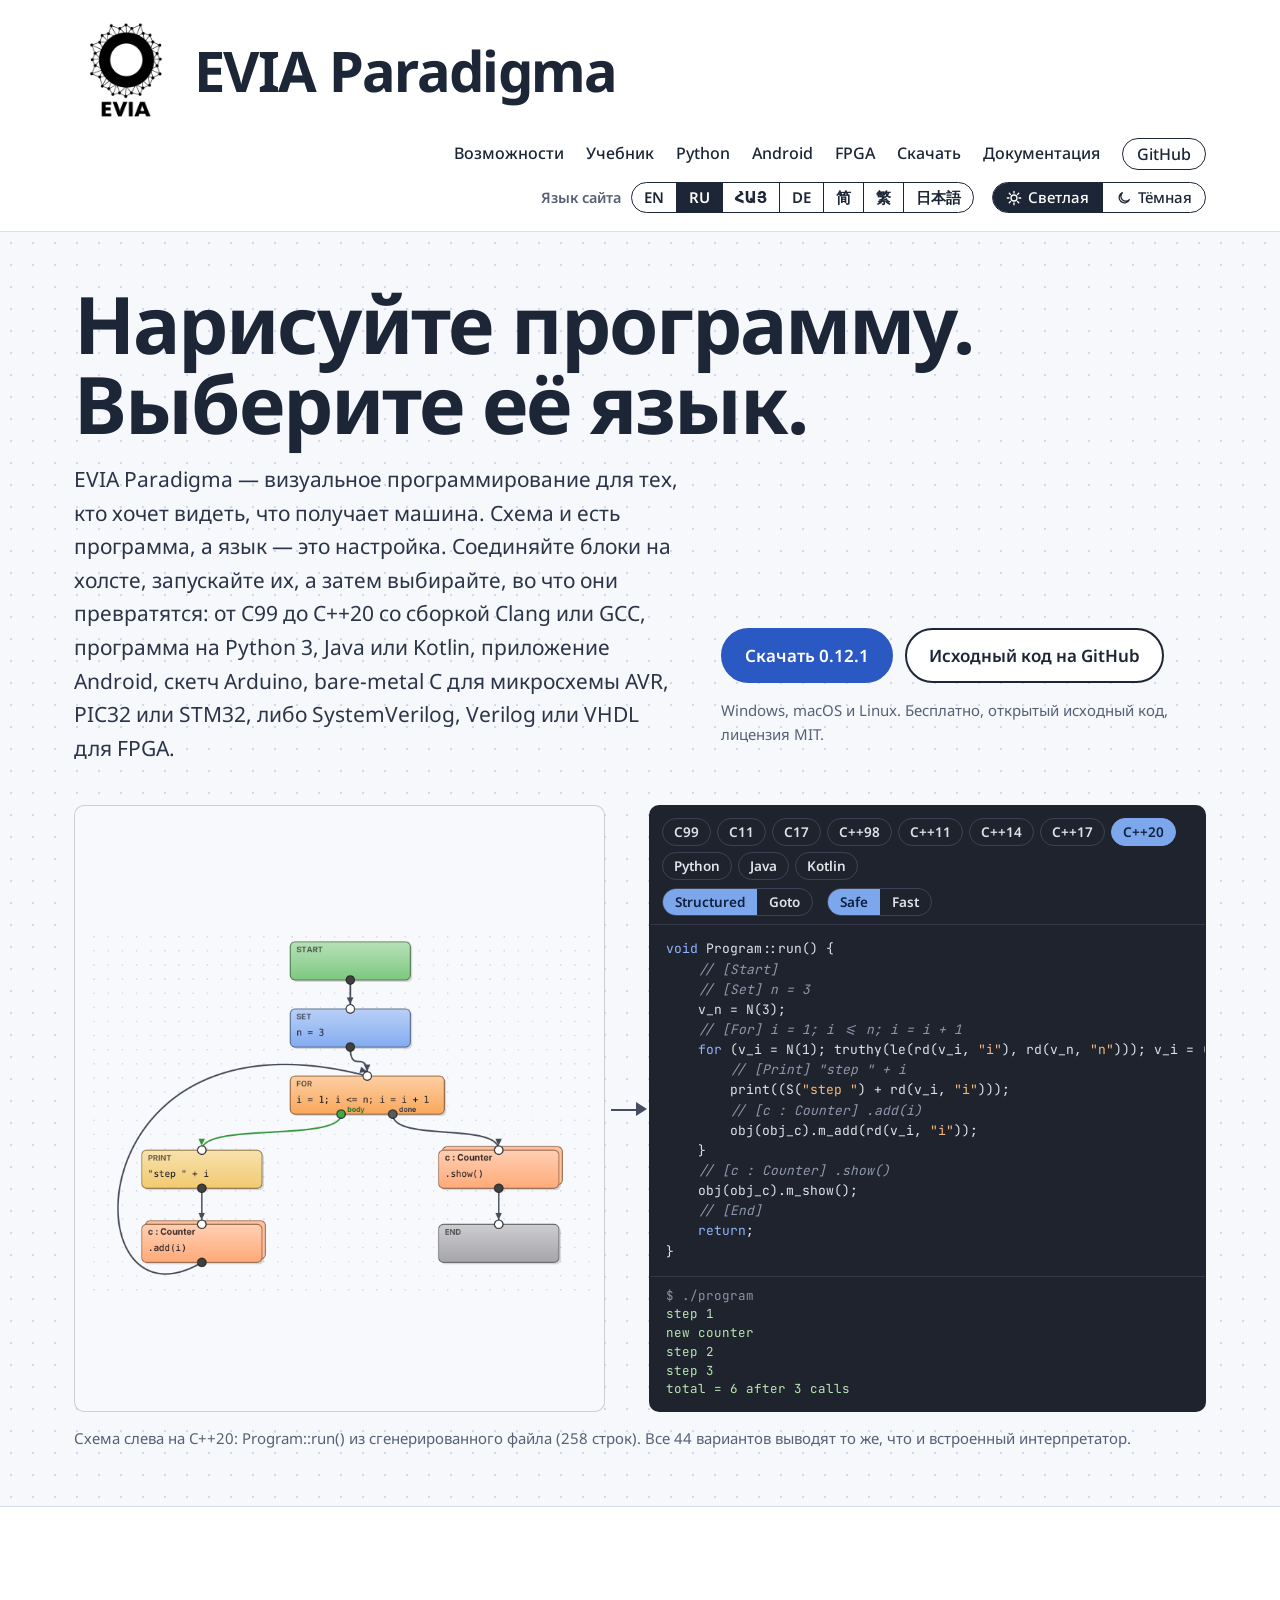
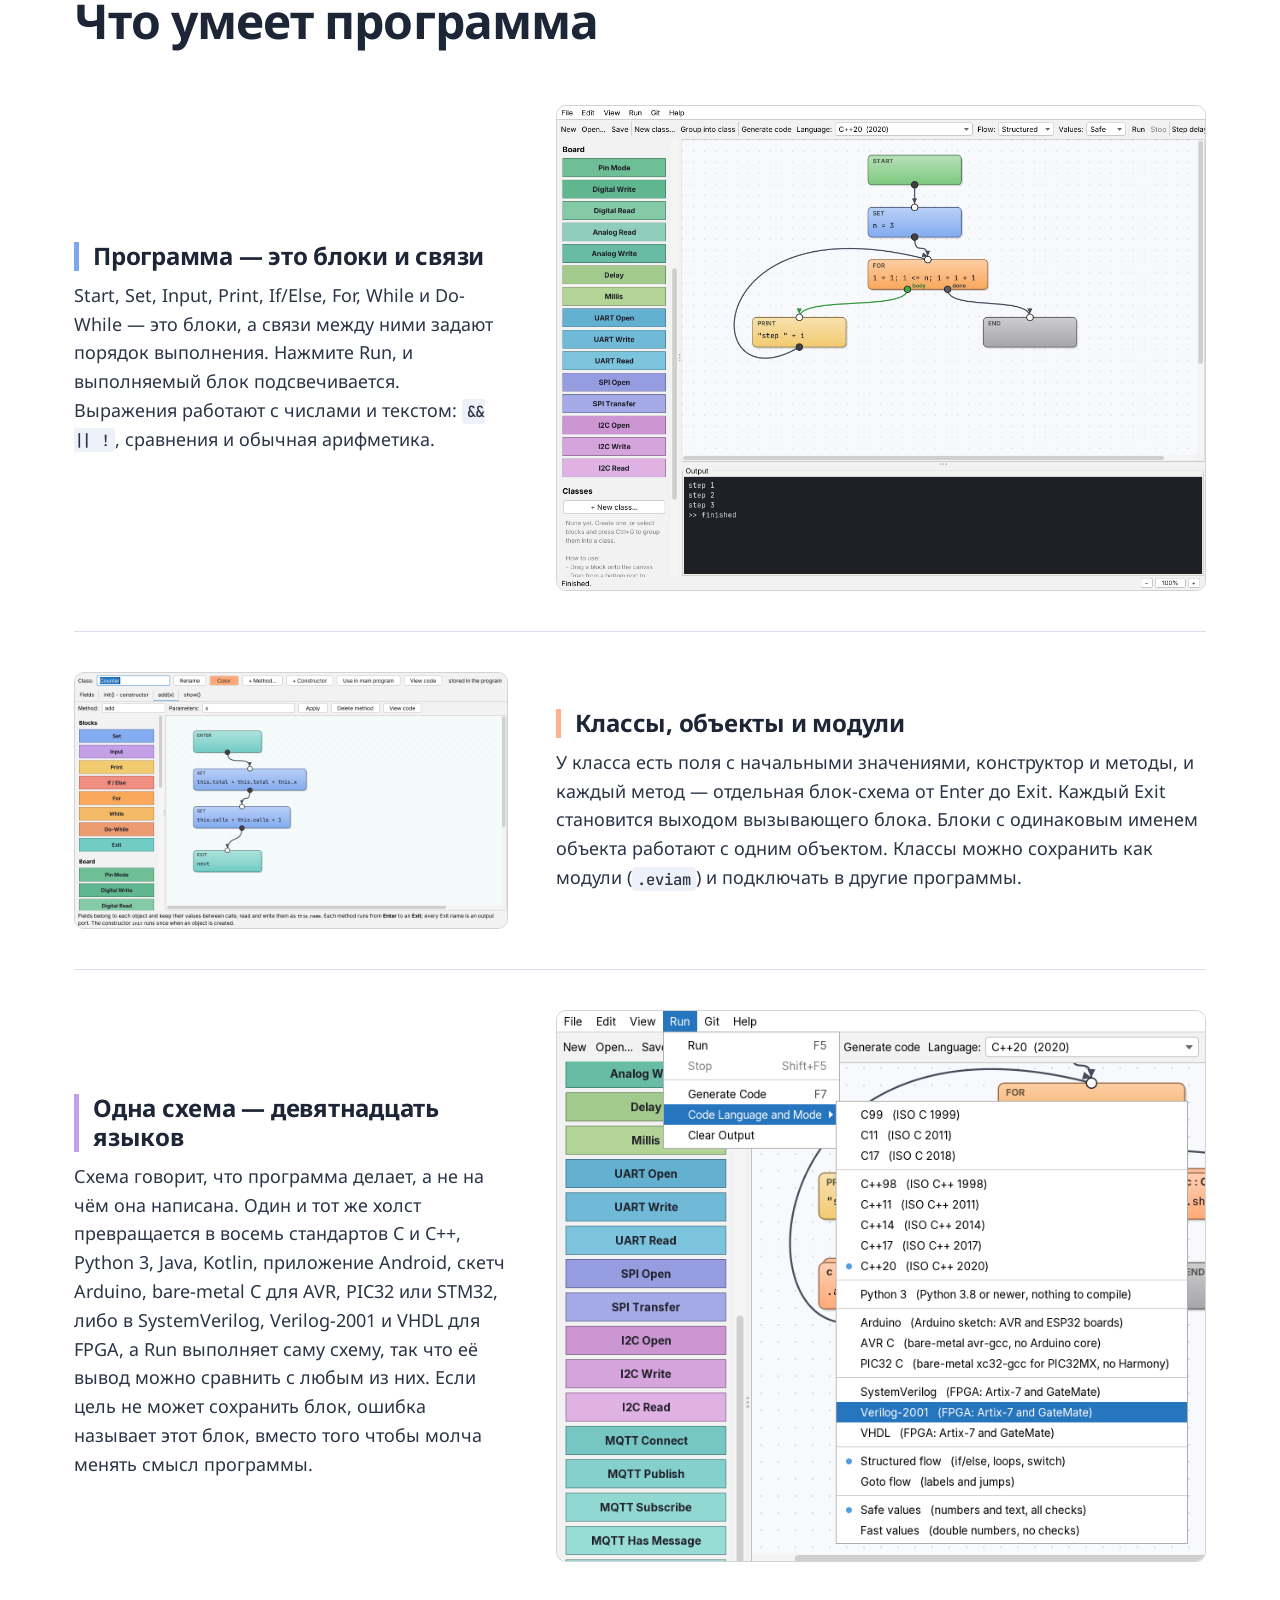
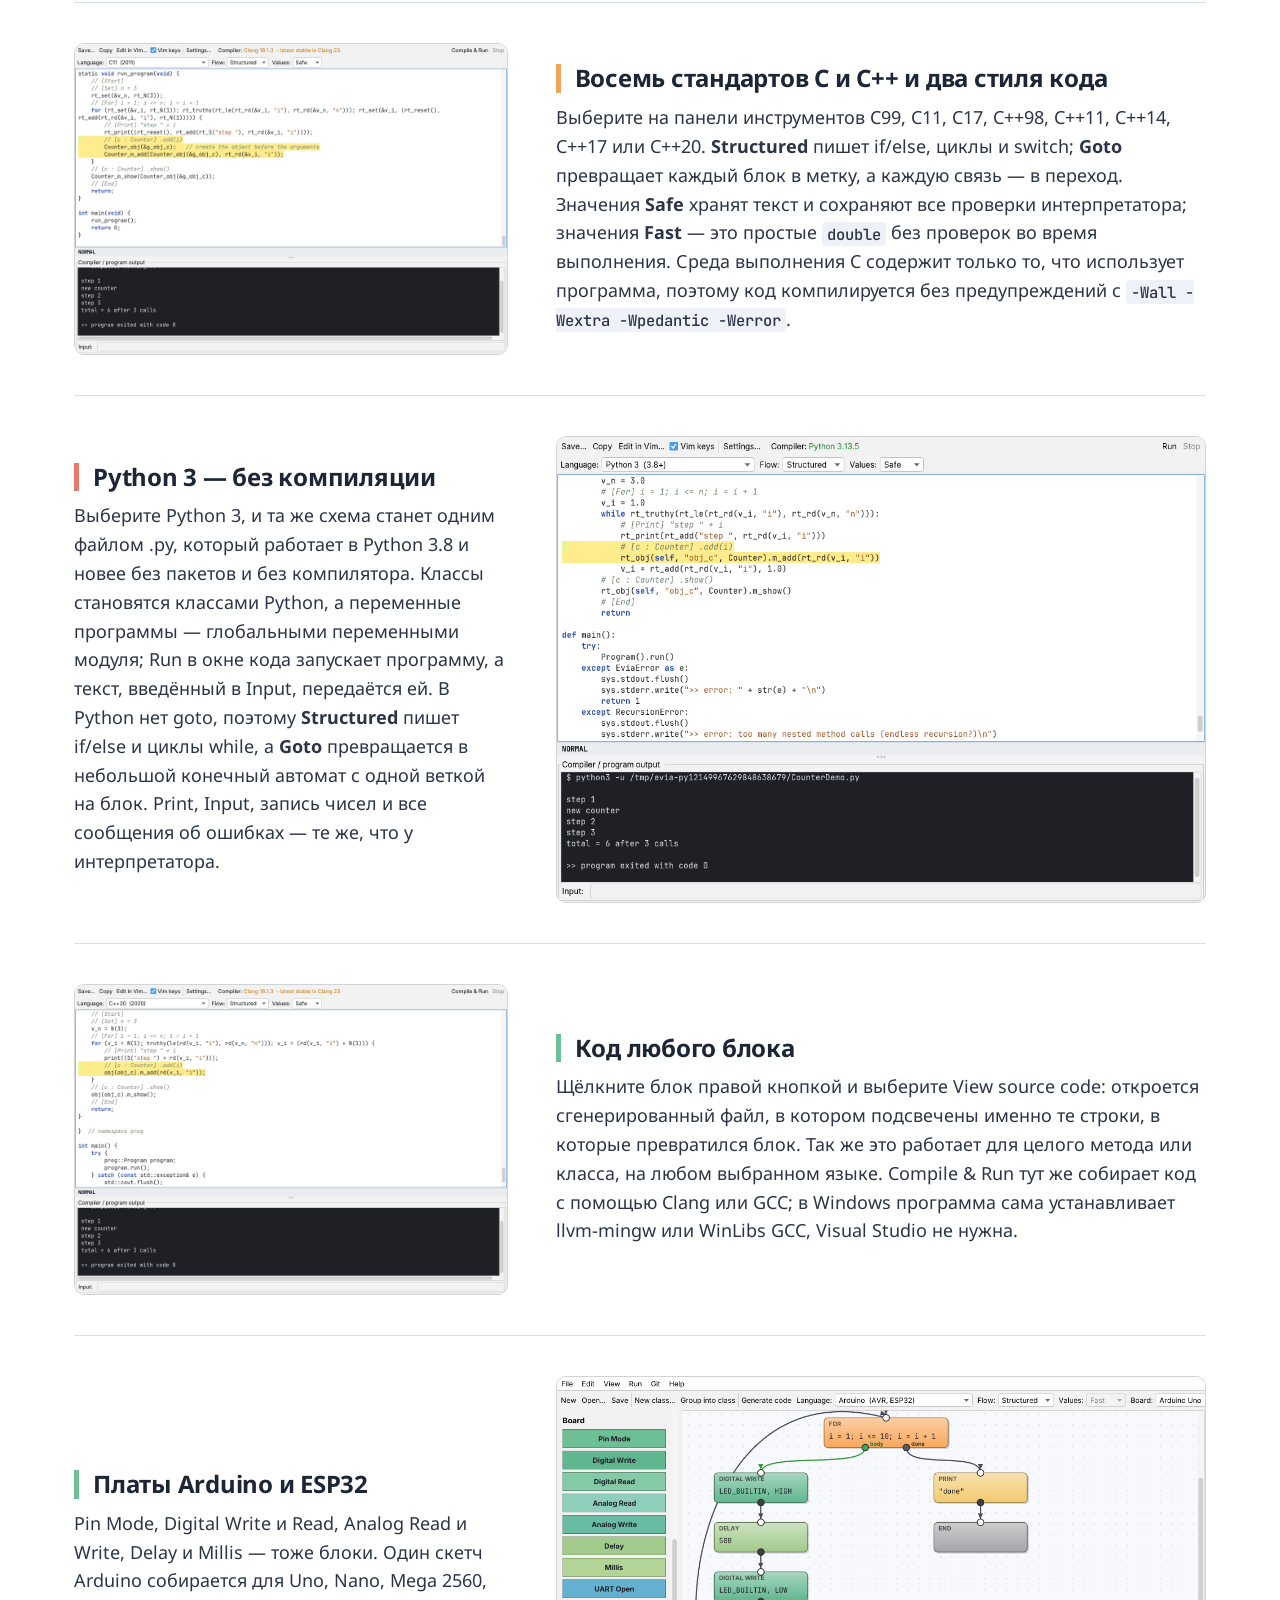
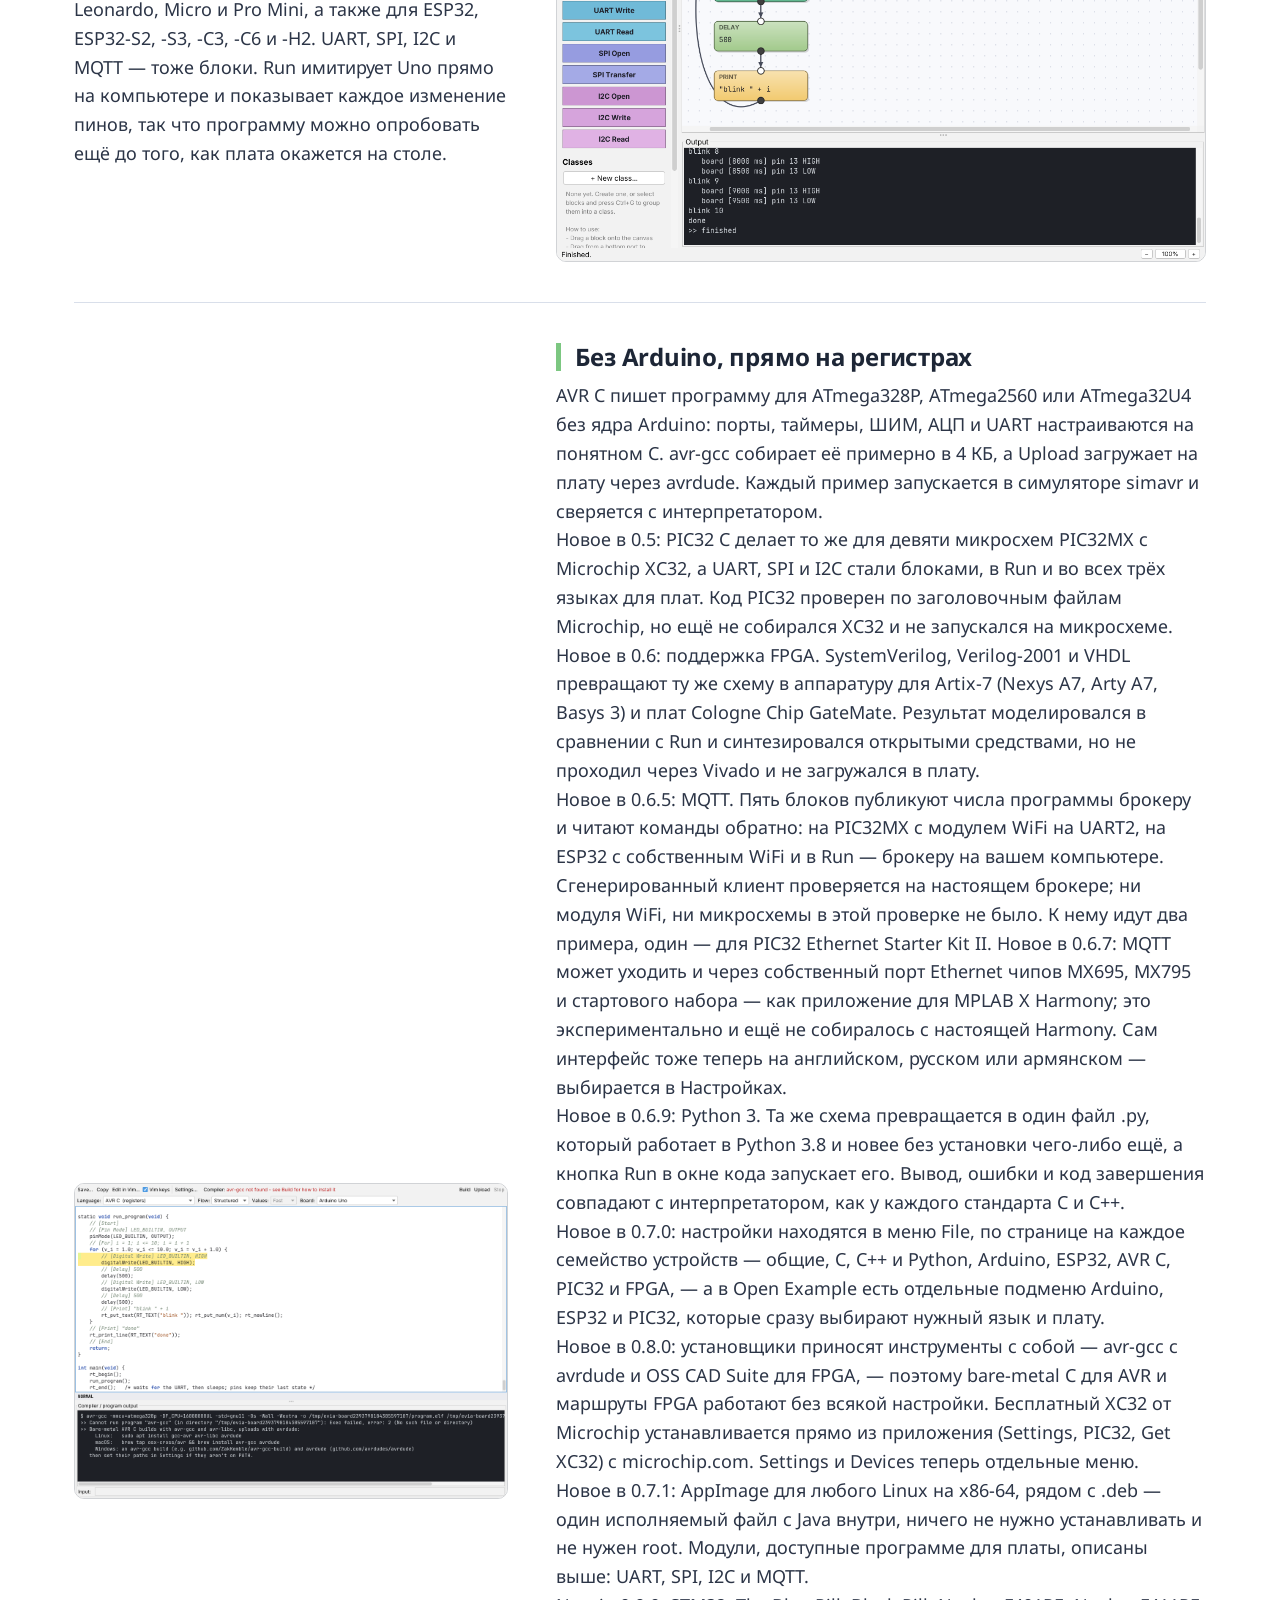
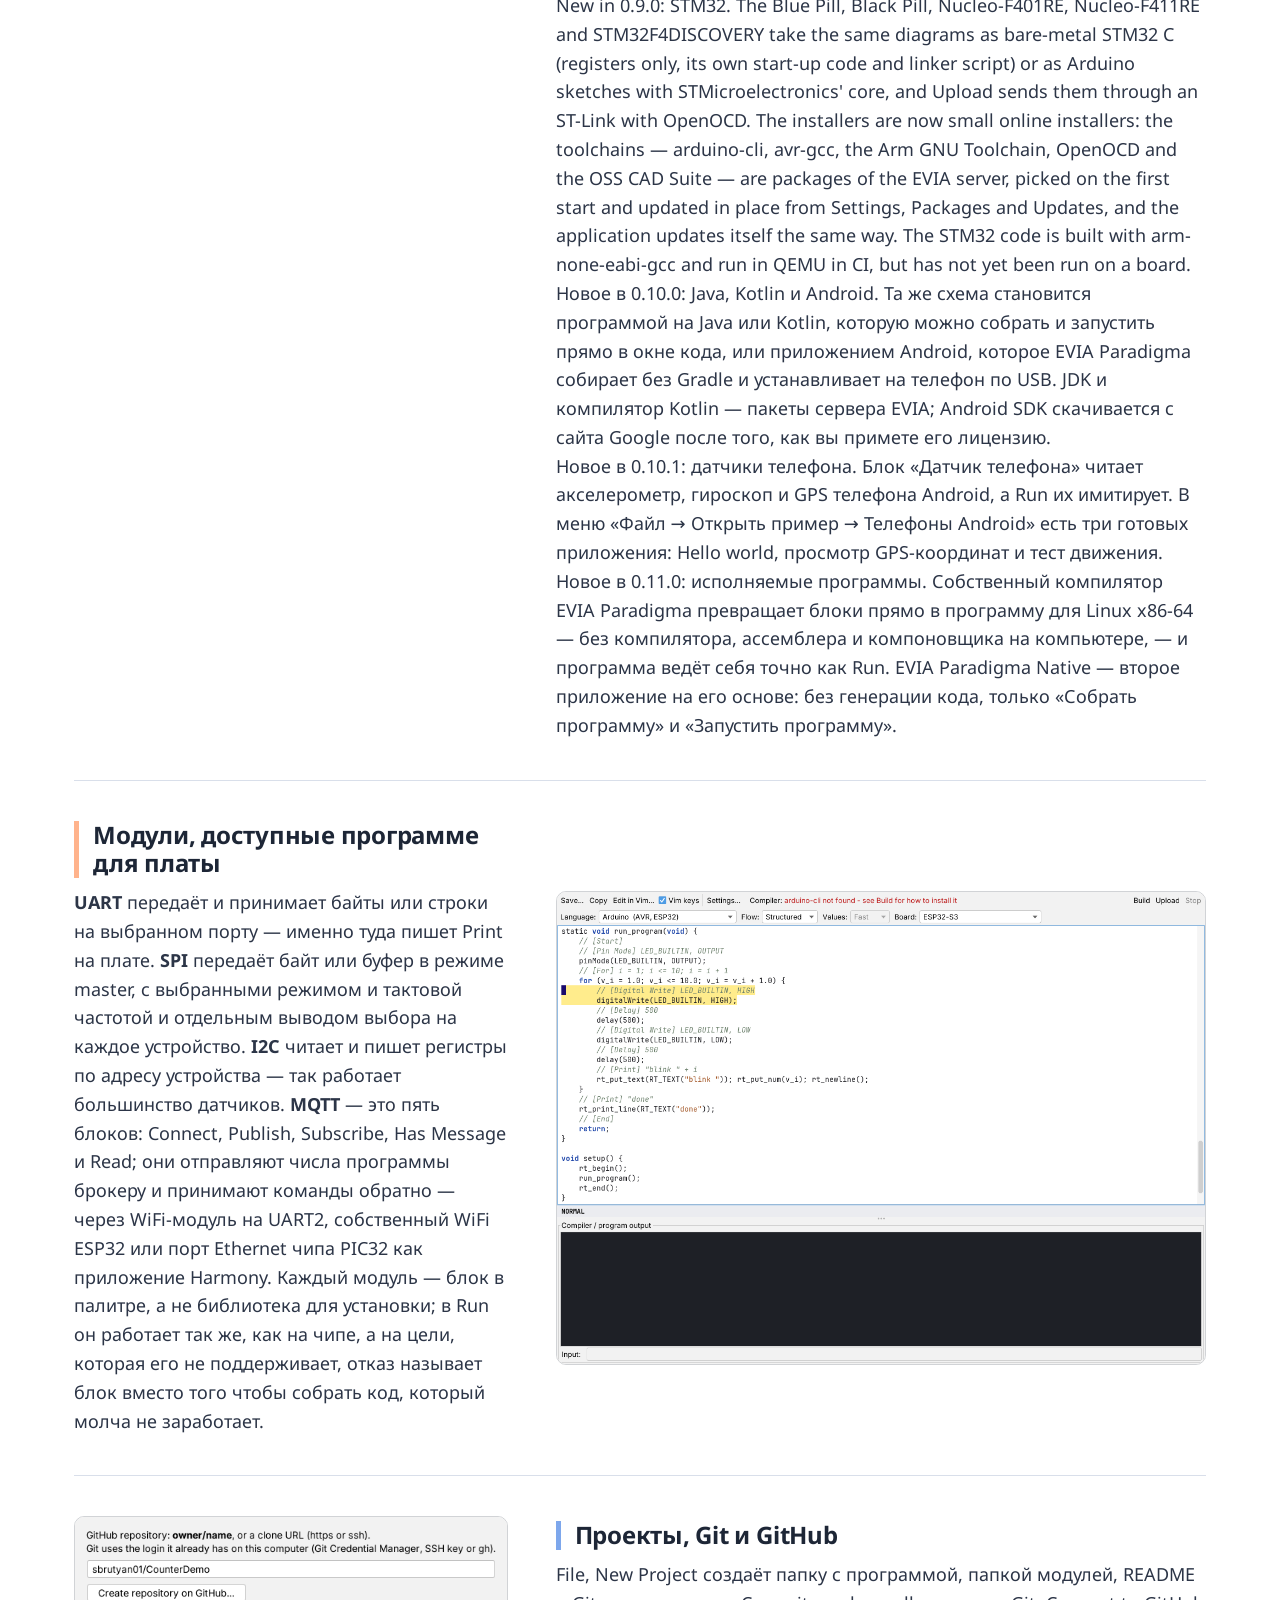
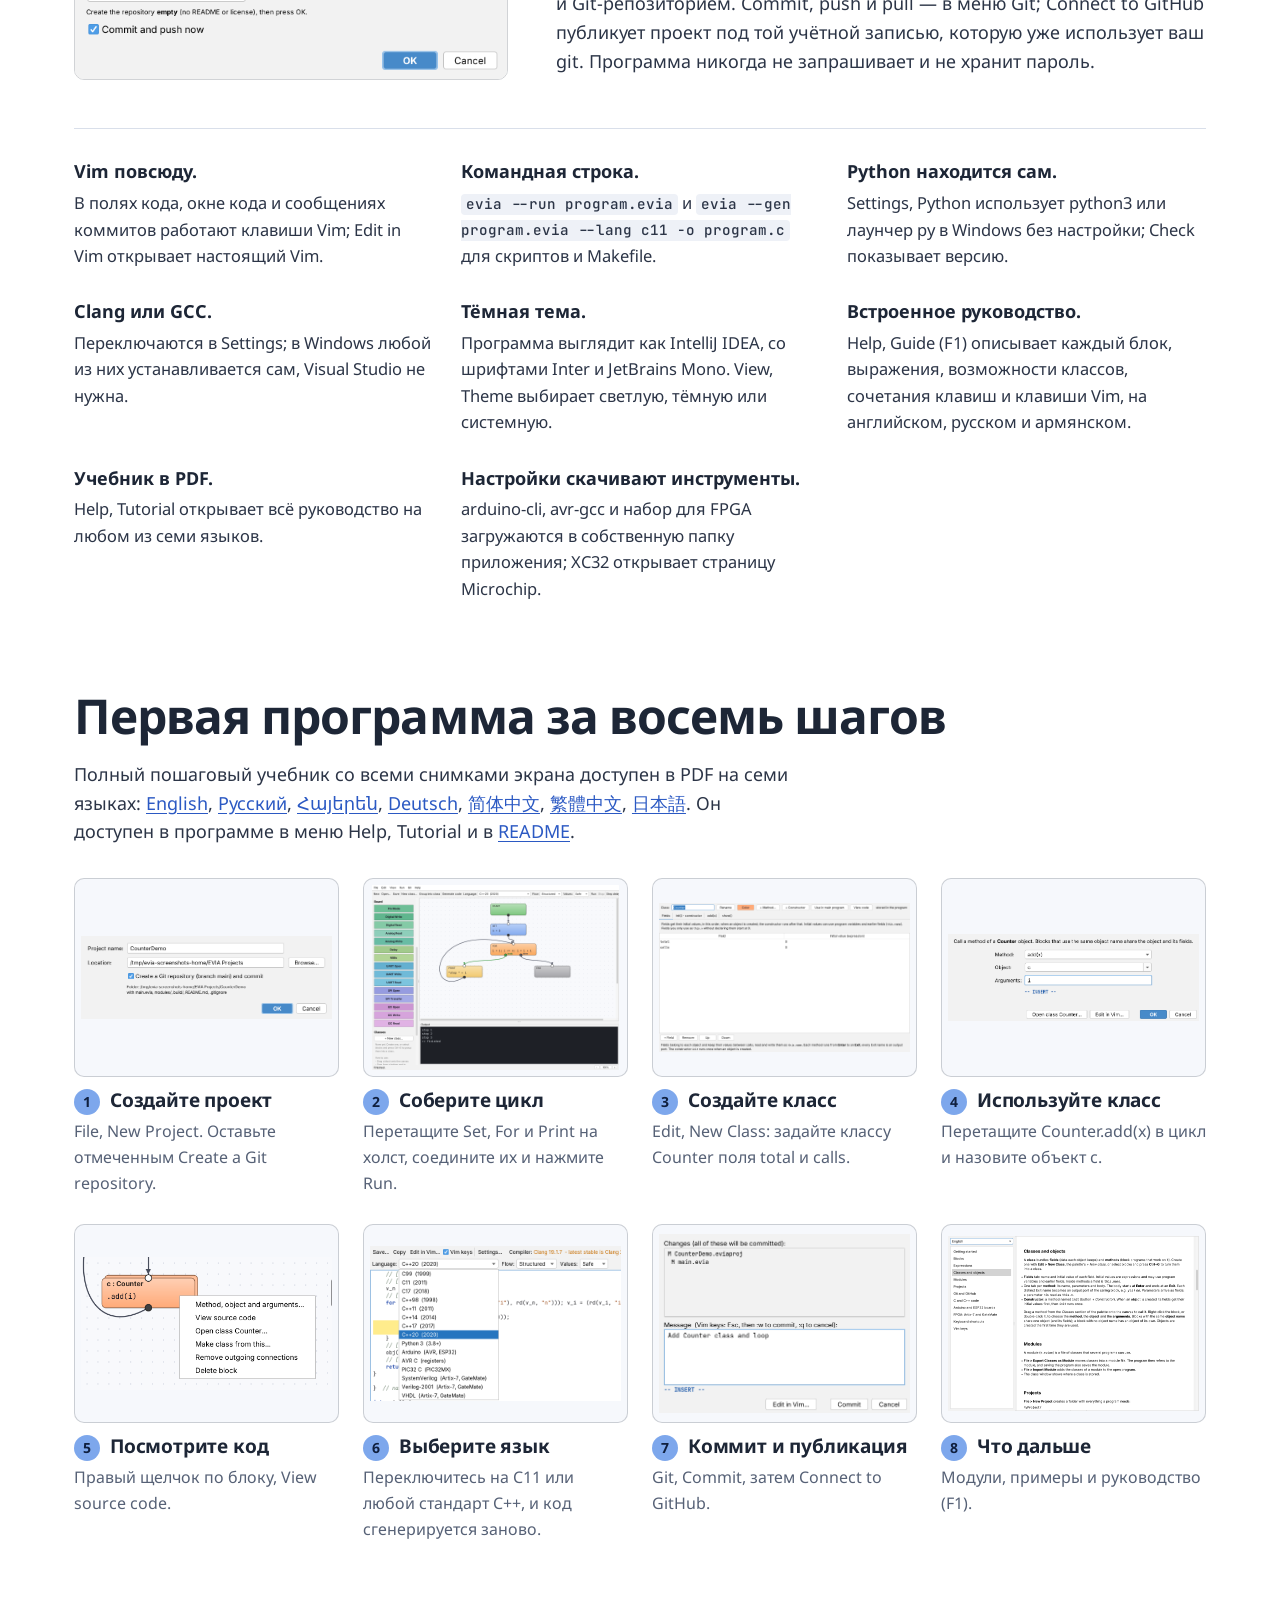
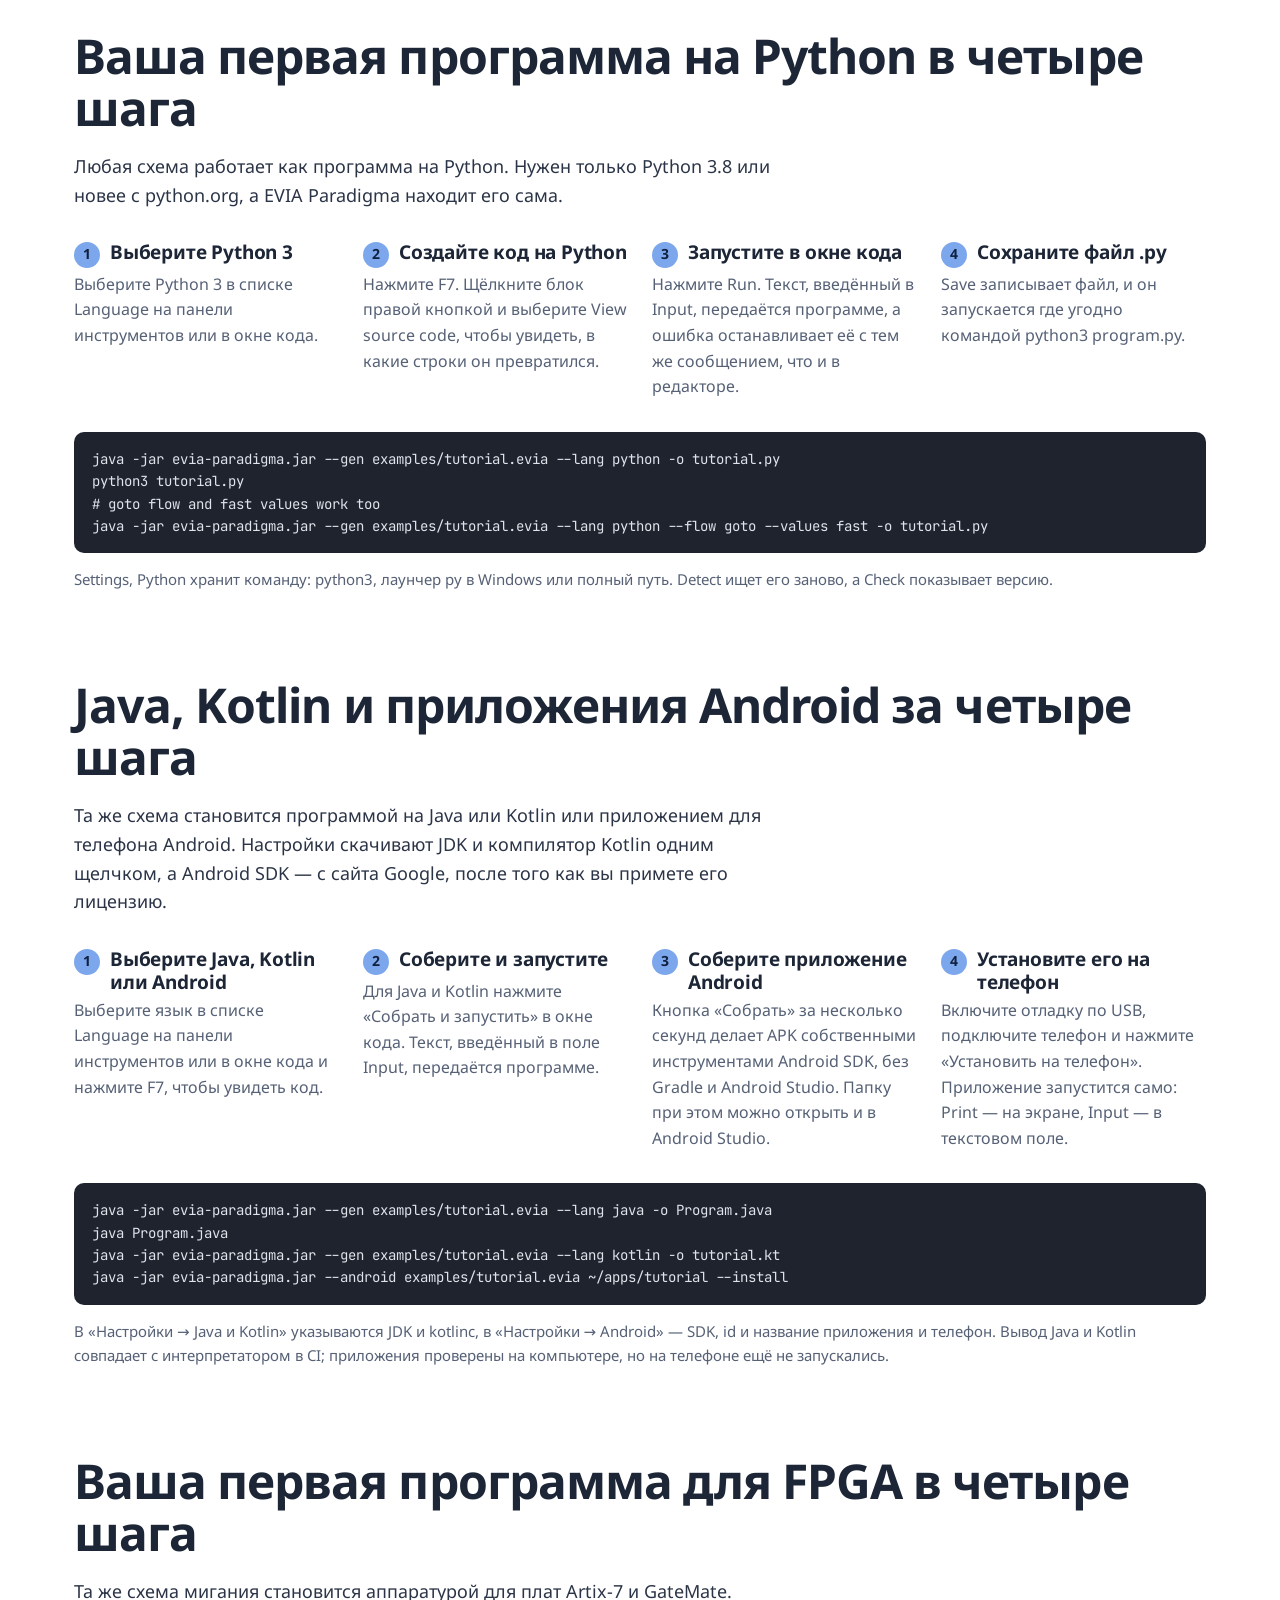
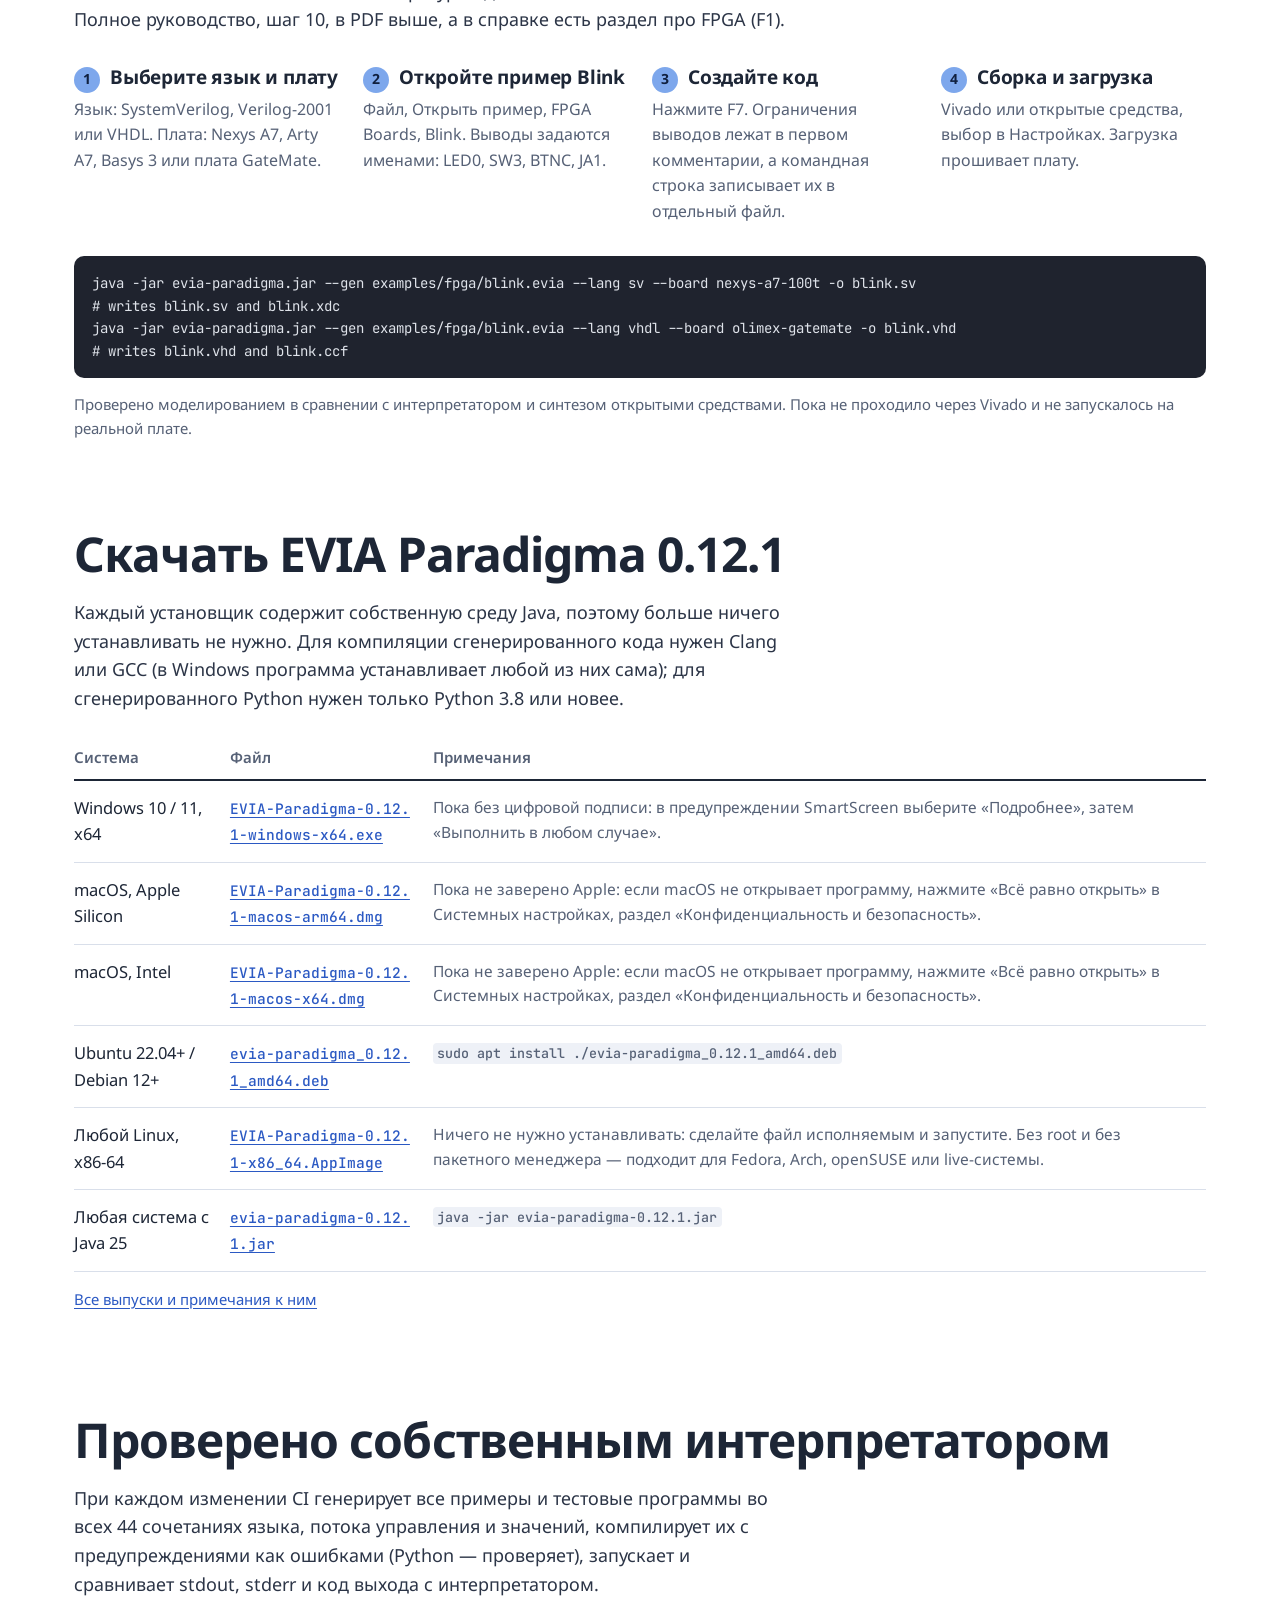
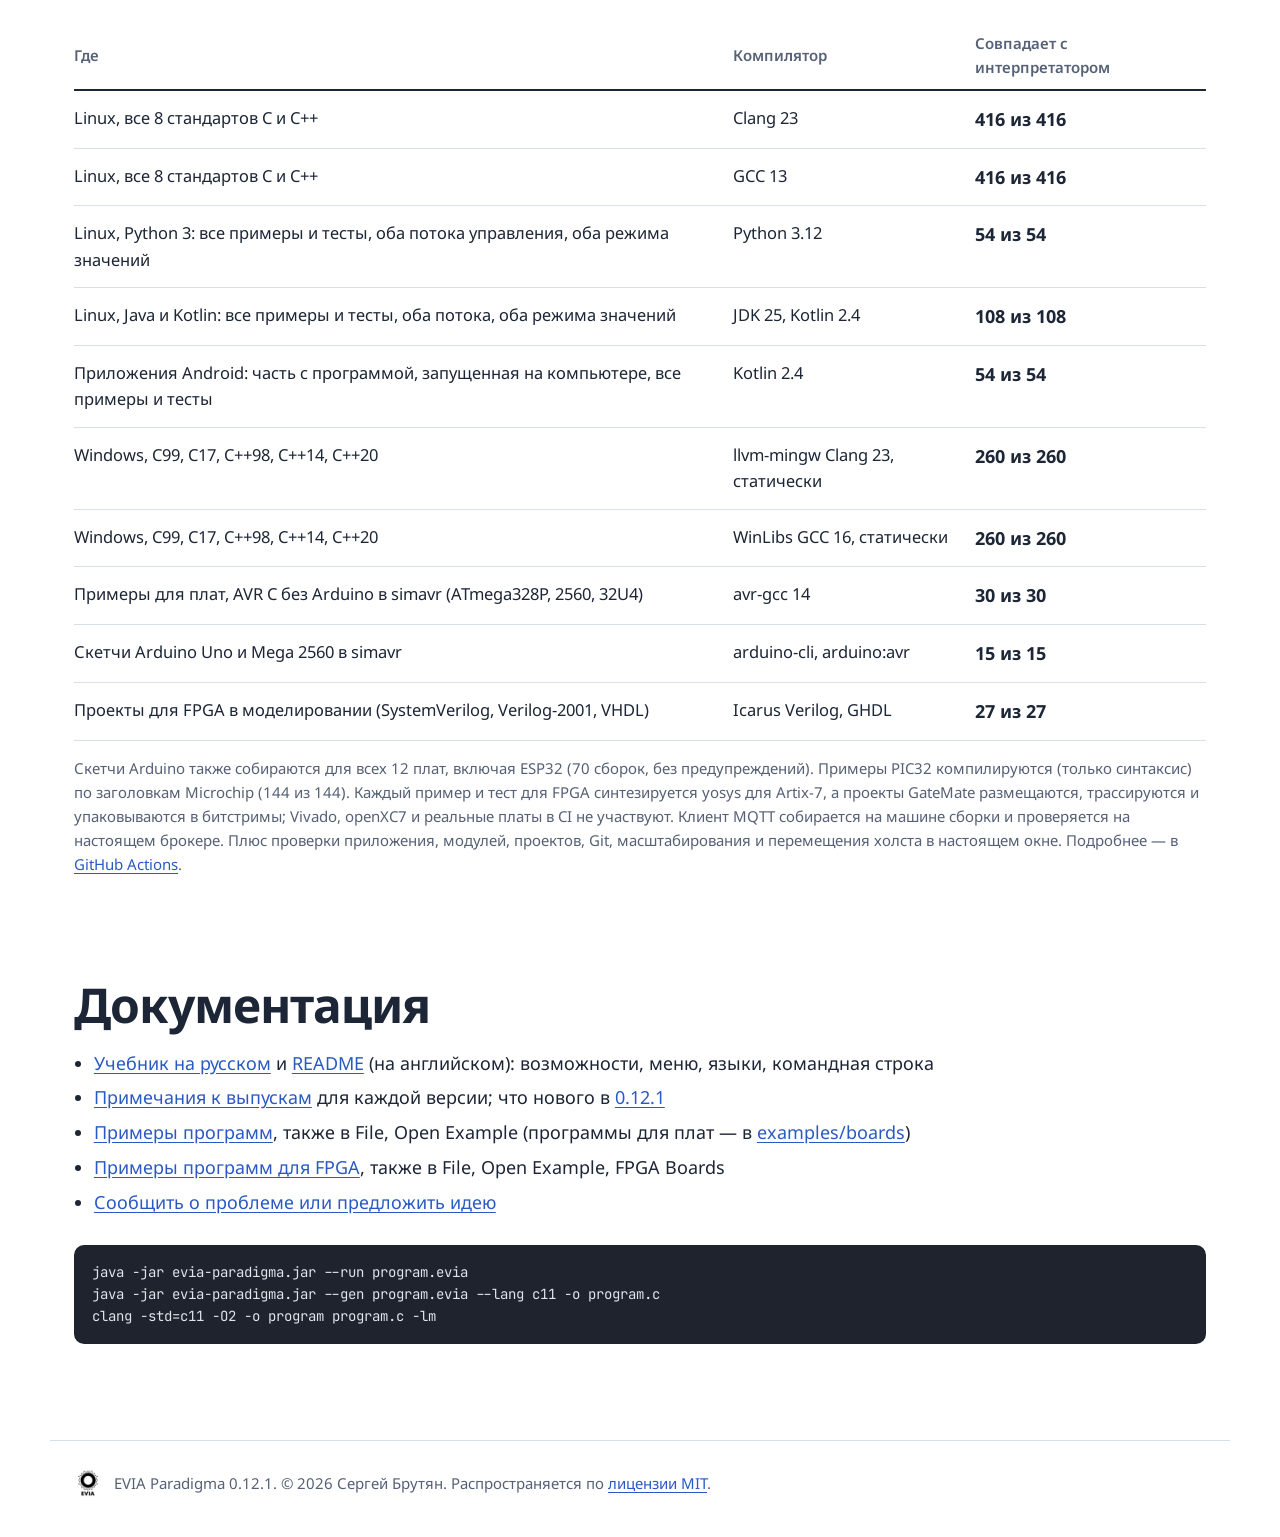
<file: ru/index.html>
<!doctype html>
<html lang="ru">
<head>
<meta charset="utf-8">
<meta name="viewport" content="width=device-width, initial-scale=1">
<title>EVIA Paradigma: визуальное программирование с компиляцией в C, C++, Python, Java, Kotlin, Android, прошивки и HDL</title>
<meta name="description" content="Соединяйте блоки на холсте, запускайте их и превращайте в один чистый исходный файл на любом из девятнадцати языков: от C99 до C++20 со сборкой Clang или GCC, Python 3, Java, Kotlin, приложения Android, скетчи Arduino, bare-metal C для AVR, PIC32 и STM32, а также SystemVerilog, Verilog или VHDL для FPGA Artix-7 и GateMate. Классы, модули, проекты, Git, Vim. Бесплатно, открытый исходный код (MIT).">
<meta property="og:title" content="EVIA Paradigma">
<meta property="og:description" content="Нарисуйте программу из блоков. Выберите язык, в который она превратится.">
<meta property="og:image" content="img/hero-diagram.png">
<link rel="icon" type="image/png" href="../img/logo.png">
<link rel="preload" href="../fonts/NotoSans.woff" as="font" type="font/woff" crossorigin>
<meta name="color-scheme" content="light dark">
<script>
  // the theme chosen with the header switch (otherwise the system's), before the page is drawn
  try { var t = localStorage.getItem("evia-theme"); if (t === "dark" || t === "light") document.documentElement.dataset.theme = t; } catch (e) {}
</script>
<link rel="alternate" hreflang="en" href="https://sbrutyan01.github.io/EVIA-Paradigma/">
<link rel="alternate" hreflang="ru" href="https://sbrutyan01.github.io/EVIA-Paradigma/ru/">
<link rel="alternate" hreflang="hy" href="https://sbrutyan01.github.io/EVIA-Paradigma/hy/">
<link rel="alternate" hreflang="de" href="https://sbrutyan01.github.io/EVIA-Paradigma/de/">
<link rel="alternate" hreflang="zh-CN" href="https://sbrutyan01.github.io/EVIA-Paradigma/zh-CN/">
<link rel="alternate" hreflang="zh-TW" href="https://sbrutyan01.github.io/EVIA-Paradigma/zh-TW/">
<link rel="alternate" hreflang="ja" href="https://sbrutyan01.github.io/EVIA-Paradigma/ja/">
<link rel="stylesheet" href="../style.css?v=c53edfd3fe">
</head>
<body>

<a class="skip" href="#main">Перейти к содержимому</a>

<header class="top">
  <a class="brand" href="#top" aria-label="EVIA Paradigma: на главную">
    <img class="logo-light" src="../img/logo.png" alt="" width="136" height="136">
    <img class="logo-dark" src="../img/logo-dark.png" alt="" width="136" height="136">
    <span>EVIA Paradigma</span>
  </a>
  <nav aria-label="Главное меню">
    <a href="#features">Возможности</a>
    <a href="#tutorial">Учебник</a>
    <a href="#python">Python</a>
    <a href="#android">Android</a>
    <a href="#fpga">FPGA</a>
    <a href="#download">Скачать</a>
    <a href="#docs">Документация</a>
    <a class="gh" href="https://github.com/sbrutyan01/EVIA-Paradigma">GitHub</a>
    <div class="top-tools">
    <div class="site-language" role="group" aria-label="Язык сайта">
      <span class="site-language-label">Язык сайта</span>
      <div class="site-langs">
        <a href=".././" hreflang="en" lang="en" title="English">EN</a>
        <a href="../ru/" hreflang="ru" lang="ru" aria-current="page" title="Русский">RU</a>
        <a href="../hy/" hreflang="hy" lang="hy" title="Հայերեն">ՀԱՅ</a>
        <a href="../de/" hreflang="de" lang="de" title="Deutsch">DE</a>
        <a href="../zh-CN/" hreflang="zh-CN" lang="zh-CN" title="简体中文">简</a>
        <a href="../zh-TW/" hreflang="zh-TW" lang="zh-TW" title="繁體中文">繁</a>
        <a href="../ja/" hreflang="ja" lang="ja" title="日本語">日本語</a>
      </div>
    </div>
    <div class="themes" role="group" aria-label="Цветовая тема">
      <button type="button" data-theme-choice="light" aria-pressed="true">
        <svg viewBox="0 0 24 24" fill="none" stroke="currentColor" stroke-width="2" stroke-linecap="round" aria-hidden="true">
          <circle cx="12" cy="12" r="4.5"/><path d="M12 2v2.5M12 19.5V22M2 12h2.5M19.5 12H22M4.9 4.9l1.8 1.8M17.3 17.3l1.8 1.8M4.9 19.1l1.8-1.8M17.3 6.7l1.8-1.8"/>
        </svg>Светлая</button>
      <button type="button" data-theme-choice="dark" aria-pressed="false">
        <svg viewBox="0 0 24 24" fill="none" stroke="currentColor" stroke-width="2" stroke-linejoin="round" aria-hidden="true">
          <path d="M20 14.5A8 8 0 1 1 9.5 4a6.5 6.5 0 0 0 10.5 10.5z"/>
        </svg>Тёмная</button>
    </div>
    </div>
  </nav>
</header>

<main id="main">

<section class="hero" id="top">
  <div class="hero-text">
    <h1>Нарисуйте программу.<br>Выберите её язык.</h1>
    <div class="hero-grid">
      <p class="lede">EVIA Paradigma — визуальное программирование для тех, кто хочет видеть, что получает машина. Схема и есть программа, а язык — это настройка. Соединяйте блоки на холсте, запускайте их, а затем выбирайте, во что они превратятся: от C99 до C++20 со сборкой Clang или GCC, программа на Python 3, Java или Kotlin, приложение Android, скетч Arduino, bare-metal C для микросхемы AVR, PIC32 или STM32, либо SystemVerilog, Verilog или VHDL для FPGA.</p>
      <div class="side">
        <p class="actions">
          <a class="btn primary" href="#download">Скачать 0.12.1</a>
          <a class="btn" href="https://github.com/sbrutyan01/EVIA-Paradigma">Исходный код на GitHub</a>
        </p>
        <p class="fine">Windows, macOS и Linux. Бесплатно, открытый исходный код, лицензия MIT.</p>
      </div>
    </div>
  </div>

  <figure class="bench" aria-labelledby="bench-caption">
    <div class="bench-diagram">
      <img src="../img/hero-diagram.png" width="1440" height="1048"
           alt="Блок-схема: Start, Set n = 3, цикл For от 1 до n, который печатает шаг и вызывает c.add(i) у объекта Counter, затем c.show() и End.">
    </div>
    <div class="bench-arrow" aria-hidden="true"></div>
    <div class="bench-code">
      <div class="controls" role="group" aria-label="Параметры генерируемого кода">
        <div class="langs" role="tablist" aria-label="Язык">
          <button role="tab" data-lang="c99">C99</button>
          <button role="tab" data-lang="c11">C11</button>
          <button role="tab" data-lang="c17">C17</button>
          <button role="tab" data-lang="c++98">C++98</button>
          <button role="tab" data-lang="c++11">C++11</button>
          <button role="tab" data-lang="c++14">C++14</button>
          <button role="tab" data-lang="c++17">C++17</button>
          <button role="tab" data-lang="c++20" aria-selected="true">C++20</button>
          <button role="tab" data-lang="python">Python</button>
          <button role="tab" data-lang="java">Java</button>
          <button role="tab" data-lang="kotlin">Kotlin</button>
        </div>
        <div class="modes">
          <span class="mode" role="radiogroup" aria-label="Поток управления">
            <button role="radio" data-flow="structured" aria-checked="true">Structured</button>
            <button role="radio" data-flow="goto" aria-checked="false">Goto</button>
          </span>
          <span class="mode" role="radiogroup" aria-label="Значения">
            <button role="radio" data-values="safe" aria-checked="true">Safe</button>
            <button role="radio" data-values="fast" aria-checked="false">Fast</button>
          </span>
        </div>
      </div>
      <pre class="code" tabindex="0" aria-live="polite"><code id="sample"></code></pre>
      <div class="run">
        <pre id="output" aria-label="Вывод программы"></pre>
      </div>
    </div>
    <figcaption id="bench-caption"><span id="sample-note" data-note="Схема слева на {lang}: {fn} из сгенерированного файла ({lines} строк).">Схема слева в том виде, в каком её пишет генератор.</span>
      Все 44 вариантов выводят то же, что и встроенный интерпретатор.</figcaption>
  </figure>
</section>

<section class="features" id="features" aria-labelledby="features-h">
  <h2 id="features-h">Что умеет программа</h2>

  <article class="feature">
    <div class="feature-text">
      <h3>Программа — это блоки и связи</h3>
      <p>Start, Set, Input, Print, If/Else, For, While и Do-While — это блоки, а связи между ними задают порядок выполнения. Нажмите Run, и выполняемый блок подсвечивается. Выражения работают с числами и текстом: <code>&amp;&amp; || !</code>, сравнения и обычная арифметика.</p>
    </div>
    <img src="../img/03-first-run.png" loading="lazy" width="2360" height="1760" alt="Цикл For, собранный из блоков, и его вывод: step 1, step 2, step 3.">
  </article>

  <article class="feature flip">
    <div class="feature-text">
      <h3>Классы, объекты и модули</h3>
      <p>У класса есть поля с начальными значениями, конструктор и методы, и каждый метод — отдельная блок-схема от Enter до Exit. Каждый Exit становится выходом вызывающего блока. Блоки с одинаковым именем объекта работают с одним объектом. Классы можно сохранить как модули (<code>.eviam</code>) и подключать в другие программы.</p>
    </div>
    <img src="../img/05-class-method.png" loading="lazy" width="2160" height="1280" alt="Окно класса Counter: вкладки полей, конструктора и методов; метод add(x) прибавляет x к this.total.">
  </article>

  <article class="feature">
    <div class="feature-text">
      <h3>Одна схема — девятнадцать языков</h3>
      <p>Схема говорит, что программа делает, а не на чём она написана. Один и тот же холст превращается в восемь стандартов C и C++, Python 3, Java, Kotlin, приложение Android, скетч Arduino, bare-metal C для AVR, PIC32 или STM32, либо в SystemVerilog, Verilog-2001 и VHDL для FPGA, а Run выполняет саму схему, так что её вывод можно сравнить с любым из них. Если цель не может сохранить блок, ошибка называет этот блок, вместо того чтобы молча менять смысл программы.</p>
    </div>
    <img src="../img/24-menu-code-language.png" loading="lazy" width="1516" height="1286" alt="Открытое меню Code Language and Mode: от C99 до C++20, Python 3, Arduino, AVR C, PIC32 C, SystemVerilog, Verilog-2001 и VHDL, а под ними — стиль кода и значения.">
  </article>

  <article class="feature flip">
    <div class="feature-text">
      <h3>Восемь стандартов C и C++ и два стиля кода</h3>
      <p>Выберите на панели инструментов C99, C11, C17, C++98, C++11, C++14, C++17 или C++20. <b>Structured</b> пишет if/else, циклы и switch; <b>Goto</b> превращает каждый блок в метку, а каждую связь — в переход. Значения <b>Safe</b> хранят текст и сохраняют все проверки интерпретатора; значения <b>Fast</b> — это простые <code>double</code> без проверок во время выполнения. Среда выполнения C содержит только то, что использует программа, поэтому код компилируется без предупреждений с <code>-Wall -Wextra -Wpedantic -Werror</code>.</p>
    </div>
    <img src="../img/22-c11-compile-run.png" loading="lazy" width="2120" height="1520" alt="Окно кода: программа на C11, скомпилированная Clang и запущенная.">
  </article>

  <article class="feature">
    <div class="feature-text">
      <h3>Python 3 — без компиляции</h3>
      <p>Выберите Python 3, и та же схема станет одним файлом .py, который работает в Python 3.8 и новее без пакетов и без компилятора. Классы становятся классами Python, а переменные программы — глобальными переменными модуля; Run в окне кода запускает программу, а текст, введённый в Input, передаётся ей. В Python нет goto, поэтому <b>Structured</b> пишет if/else и циклы while, а <b>Goto</b> превращается в небольшой конечный автомат с одной веткой на блок. Print, Input, запись чисел и все сообщения об ошибках — те же, что у интерпретатора.</p>
    </div>
    <img src="../img/35-python-run.png" loading="lazy" width="2120" height="1520" alt="Программа из учебника на Python 3 в окне кода, запущенная в Python 3.13; строки блока c.add(i) подсвечены.">
  </article>

  <article class="feature flip">
    <div class="feature-text">
      <h3>Код любого блока</h3>
      <p>Щёлкните блок правой кнопкой и выберите View source code: откроется сгенерированный файл, в котором подсвечены именно те строки, в которые превратился блок. Так же это работает для целого метода или класса, на любом выбранном языке. Compile &amp; Run тут же собирает код с помощью Clang или GCC; в Windows программа сама устанавливает llvm-mingw или WinLibs GCC, Visual Studio не нужна.</p>
    </div>
    <img src="../img/11-compile-run.png" loading="lazy" width="2120" height="1520" alt="Сгенерированный C++ с подсвеченными строками блока c.add(i), скомпилированный Clang и запущенный.">
  </article>

  <article class="feature">
    <div class="feature-text">
      <h3>Платы Arduino и ESP32</h3>
      <p>Pin Mode, Digital Write и Read, Analog Read и Write, Delay и Millis — тоже блоки. Один скетч Arduino собирается для Uno, Nano, Mega 2560, Leonardo, Micro и Pro Mini, а также для ESP32, ESP32-S2, -S3, -C3, -C6 и -H2. UART, SPI, I2C и MQTT — тоже блоки. Run имитирует Uno прямо на компьютере и показывает каждое изменение пинов, так что программу можно опробовать ещё до того, как плата окажется на столе.</p>
    </div>
    <img src="../img/27-board-simulated.png" loading="lazy" width="2360" height="1760" alt="Пример blink с блоками Board в палитре; в выводе видно, как имитируемый пин 13 переключается каждые 500 мс.">
  </article>

  <article class="feature flip">
    <div class="feature-text">
      <h3>Без Arduino, прямо на регистрах</h3>
      <p>AVR C пишет программу для ATmega328P, ATmega2560 или ATmega32U4 без ядра Arduino: порты, таймеры, ШИМ, АЦП и UART настраиваются на понятном C. avr-gcc собирает её примерно в 4 КБ, а Upload загружает на плату через avrdude. Каждый пример запускается в симуляторе simavr и сверяется с интерпретатором.</p>
      <p>Новое в 0.5: PIC32 C делает то же для девяти микросхем PIC32MX с Microchip XC32, а UART, SPI и I2C стали блоками, в Run и во всех трёх языках для плат. Код PIC32 проверен по заголовочным файлам Microchip, но ещё не собирался XC32 и не запускался на микросхеме.</p>
      <p>Новое в 0.6: поддержка FPGA. SystemVerilog, Verilog-2001 и VHDL превращают ту же схему в аппаратуру для Artix-7 (Nexys A7, Arty A7, Basys 3) и плат Cologne Chip GateMate. Результат моделировался в сравнении с Run и синтезировался открытыми средствами, но не проходил через Vivado и не загружался в плату.</p>
      <p>Новое в 0.6.5: MQTT. Пять блоков публикуют числа программы брокеру и читают команды обратно: на PIC32MX с модулем WiFi на UART2, на ESP32 с собственным WiFi и в Run — брокеру на вашем компьютере. Сгенерированный клиент проверяется на настоящем брокере; ни модуля WiFi, ни микросхемы в этой проверке не было. К нему идут два примера, один — для PIC32 Ethernet Starter Kit II. Новое в 0.6.7: MQTT может уходить и через собственный порт Ethernet чипов MX695, MX795 и стартового набора — как приложение для MPLAB X Harmony; это экспериментально и ещё не собиралось с настоящей Harmony. Сам интерфейс тоже теперь на английском, русском или армянском — выбирается в Настройках.</p>
      <p>Новое в 0.6.9: Python 3. Та же схема превращается в один файл .py, который работает в Python 3.8 и новее без установки чего-либо ещё, а кнопка Run в окне кода запускает его. Вывод, ошибки и код завершения совпадают с интерпретатором, как у каждого стандарта C и C++.</p>
      <p>Новое в 0.7.0: настройки находятся в меню File, по странице на каждое семейство устройств — общие, C, C++ и Python, Arduino, ESP32, AVR C, PIC32 и FPGA, — а в Open Example есть отдельные подменю Arduino, ESP32 и PIC32, которые сразу выбирают нужный язык и плату.</p>
      <p>Новое в 0.8.0: установщики приносят инструменты с собой — avr-gcc с avrdude и OSS CAD Suite для FPGA, — поэтому bare-metal C для AVR и маршруты FPGA работают без всякой настройки. Бесплатный XC32 от Microchip устанавливается прямо из приложения (Settings, PIC32, Get XC32) с microchip.com. Settings и Devices теперь отдельные меню.</p>
      <p>Новое в 0.7.1: AppImage для любого Linux на x86-64, рядом с .deb — один исполняемый файл с Java внутри, ничего не нужно устанавливать и не нужен root. Модули, доступные программе для платы, описаны выше: UART, SPI, I2C и MQTT.</p>
      <p>New in 0.9.0: STM32. The Blue Pill, Black Pill, Nucleo-F401RE, Nucleo-F411RE and STM32F4DISCOVERY take the same diagrams as bare-metal STM32 C (registers only, its own start-up code and linker script) or as Arduino sketches with STMicroelectronics' core, and Upload sends them through an ST-Link with OpenOCD. The installers are now small online installers: the toolchains — arduino-cli, avr-gcc, the Arm GNU Toolchain, OpenOCD and the OSS CAD Suite — are packages of the EVIA server, picked on the first start and updated in place from Settings, Packages and Updates, and the application updates itself the same way. The STM32 code is built with arm-none-eabi-gcc and run in QEMU in CI, but has not yet been run on a board.</p>
      <p>Новое в 0.10.0: Java, Kotlin и Android. Та же схема становится программой на Java или Kotlin, которую можно собрать и запустить прямо в окне кода, или приложением Android, которое EVIA Paradigma собирает без Gradle и устанавливает на телефон по USB. JDK и компилятор Kotlin — пакеты сервера EVIA; Android SDK скачивается с сайта Google после того, как вы примете его лицензию.</p>
      <p>Новое в 0.10.1: датчики телефона. Блок «Датчик телефона» читает акселерометр, гироскоп и GPS телефона Android, а Run их имитирует. В меню «Файл → Открыть пример → Телефоны Android» есть три готовых приложения: Hello world, просмотр GPS-координат и тест движения.</p>
      <p>Новое в 0.11.0: исполняемые программы. Собственный компилятор EVIA Paradigma превращает блоки прямо в программу для Linux x86-64 — без компилятора, ассемблера и компоновщика на компьютере, — и программа ведёт себя точно как Run. EVIA Paradigma Native — второе приложение на его основе: без генерации кода, только «Собрать программу» и «Запустить программу».</p>
    </div>
    <img src="../img/29-avr-build.png" loading="lazy" width="2360" height="1720" alt="Программа blink на AVR C без Arduino, собранная avr-gcc 14 для Arduino Uno: 4032 байта кода.">
  </article>

  <article class="feature">
    <div class="feature-text">
      <h3>Модули, доступные программе для платы</h3>
      <p><b>UART</b> передаёт и принимает байты или строки на выбранном порту — именно туда пишет Print на плате. <b>SPI</b> передаёт байт или буфер в режиме master, с выбранными режимом и тактовой частотой и отдельным выводом выбора на каждое устройство. <b>I2C</b> читает и пишет регистры по адресу устройства — так работает большинство датчиков. <b>MQTT</b> — это пять блоков: Connect, Publish, Subscribe, Has Message и Read; они отправляют числа программы брокеру и принимают команды обратно — через WiFi-модуль на UART2, собственный WiFi ESP32 или порт Ethernet чипа PIC32 как приложение Harmony. Каждый модуль — блок в палитре, а не библиотека для установки; в Run он работает так же, как на чипе, а на цели, которая его не поддерживает, отказ называет блок вместо того чтобы собрать код, который молча не заработает.</p>
    </div>
    <img src="../img/28-arduino-sketch.png" loading="lazy" width="2360" height="1720" alt="Программа для платы как скетч Arduino, рядом — вывод через UART.">
  </article>

  <article class="feature flip">
    <div class="feature-text">
      <h3>Проекты, Git и GitHub</h3>
      <p>File, New Project создаёт папку с программой, папкой модулей, README и Git-репозиторием. Commit, push и pull — в меню Git; Connect to GitHub публикует проект под той учётной записью, которую уже использует ваш git. Программа никогда не запрашивает и не хранит пароль.</p>
    </div>
    <img src="../img/18-connect-github.png" loading="lazy" width="1110" height="392" alt="Окно Connect to GitHub с именем репозитория sbrutyan01/CounterDemo.">
  </article>

  <ul class="extras">
    <li><b>Vim повсюду.</b> В полях кода, окне кода и сообщениях коммитов работают клавиши Vim; Edit in Vim открывает настоящий Vim.</li>
    <li><b>Командная строка.</b> <code>evia --run program.evia</code> и <code>evia --gen program.evia --lang c11 -o program.c</code> для скриптов и Makefile.</li>
    <li><b>Python находится сам.</b> Settings, Python использует python3 или лаунчер py в Windows без настройки; Check показывает версию.</li>
    <li><b>Clang или GCC.</b> Переключаются в Settings; в Windows любой из них устанавливается сам, Visual Studio не нужна.</li>
    <li><b>Тёмная тема.</b> Программа выглядит как IntelliJ IDEA, со шрифтами Inter и JetBrains Mono. View, Theme выбирает светлую, тёмную или системную.</li>
    <li><b>Встроенное руководство.</b> Help, Guide (F1) описывает каждый блок, выражения, возможности классов, сочетания клавиш и клавиши Vim, на английском, русском и армянском.</li>
    <li><b>Учебник в PDF.</b> Help, Tutorial открывает всё руководство на любом из семи языков.</li>
    <li><b>Настройки скачивают инструменты.</b> arduino-cli, avr-gcc и набор для FPGA загружаются в собственную папку приложения; XC32 открывает страницу Microchip.</li>
  </ul>
</section>

<section class="tutorial" id="tutorial" aria-labelledby="tutorial-h">
  <h2 id="tutorial-h">Первая программа за восемь шагов</h2>
  <p class="section-lede">Полный пошаговый учебник со всеми снимками экрана доступен в PDF на семи языках: <a href="../tutorial/EVIA-Paradigma-Tutorial.en.pdf">English</a>, <a href="../tutorial/EVIA-Paradigma-Tutorial.ru.pdf">Русский</a>, <a href="../tutorial/EVIA-Paradigma-Tutorial.hy.pdf">Հայերեն</a>, <a href="../tutorial/EVIA-Paradigma-Tutorial.de.pdf">Deutsch</a>, <a href="../tutorial/EVIA-Paradigma-Tutorial.zh-CN.pdf">简体中文</a>, <a href="../tutorial/EVIA-Paradigma-Tutorial.zh-TW.pdf">繁體中文</a>, <a href="../tutorial/EVIA-Paradigma-Tutorial.ja.pdf">日本語</a>. Он доступен в программе в меню Help, Tutorial и в <a href="https://github.com/sbrutyan01/EVIA-Paradigma#tutorial">README</a>.</p>
  <ol class="steps">
    <li><img src="../img/01-new-project.png" loading="lazy" alt=""><h3>Создайте проект</h3><p>File, New Project. Оставьте отмеченным Create a Git repository.</p></li>
    <li><img src="../img/03-first-run.png" loading="lazy" alt=""><h3>Соберите цикл</h3><p>Перетащите Set, For и Print на холст, соедините их и нажмите Run.</p></li>
    <li><img src="../img/04-class-fields.png" loading="lazy" alt=""><h3>Создайте класс</h3><p>Edit, New Class: задайте классу Counter поля total и calls.</p></li>
    <li><img src="../img/07-call-dialog.png" loading="lazy" alt=""><h3>Используйте класс</h3><p>Перетащите Counter.add(x) в цикл и назовите объект c.</p></li>
    <li><img src="../img/09-block-menu.png" loading="lazy" alt=""><h3>Посмотрите код</h3><p>Правый щелчок по блоку, View source code.</p></li>
    <li><img src="../img/21-language-dropdown.png" loading="lazy" alt=""><h3>Выберите язык</h3><p>Переключитесь на C11 или любой стандарт C++, и код сгенерируется заново.</p></li>
    <li><img src="../img/17-commit.png" loading="lazy" alt=""><h3>Коммит и публикация</h3><p>Git, Commit, затем Connect to GitHub.</p></li>
    <li><img src="../img/20-help-guide.png" loading="lazy" alt=""><h3>Что дальше</h3><p>Модули, примеры и руководство (F1).</p></li>
  </ol>
</section>

<section class="tutorial" id="python" aria-labelledby="python-h">
  <h2 id="python-h">Ваша первая программа на Python в четыре шага</h2>
  <p class="section-lede">Любая схема работает как программа на Python. Нужен только Python 3.8 или новее с python.org, а EVIA Paradigma находит его сама.</p>
  <ol class="steps">
    <li><h3>Выберите Python 3</h3><p>Выберите Python 3 в списке Language на панели инструментов или в окне кода.</p></li>
    <li><h3>Создайте код на Python</h3><p>Нажмите F7. Щёлкните блок правой кнопкой и выберите View source code, чтобы увидеть, в какие строки он превратился.</p></li>
    <li><h3>Запустите в окне кода</h3><p>Нажмите Run. Текст, введённый в Input, передаётся программе, а ошибка останавливает её с тем же сообщением, что и в редакторе.</p></li>
    <li><h3>Сохраните файл .py</h3><p>Save записывает файл, и он запускается где угодно командой python3 program.py.</p></li>
  </ol>
  <pre class="cli"><code>java -jar evia-paradigma.jar --gen examples/tutorial.evia --lang python -o tutorial.py
python3 tutorial.py
# goto flow and fast values work too
java -jar evia-paradigma.jar --gen examples/tutorial.evia --lang python --flow goto --values fast -o tutorial.py</code></pre>
  <p class="fine">Settings, Python хранит команду: python3, лаунчер py в Windows или полный путь. Detect ищет его заново, а Check показывает версию.</p>
</section>

<section class="tutorial" id="android" aria-labelledby="android-h">
  <h2 id="android-h">Java, Kotlin и приложения Android за четыре шага</h2>
  <p class="section-lede">Та же схема становится программой на Java или Kotlin или приложением для телефона Android. Настройки скачивают JDK и компилятор Kotlin одним щелчком, а Android SDK — с сайта Google, после того как вы примете его лицензию.</p>
  <ol class="steps">
    <li><h3>Выберите Java, Kotlin или Android</h3><p>Выберите язык в списке Language на панели инструментов или в окне кода и нажмите F7, чтобы увидеть код.</p></li>
    <li><h3>Соберите и запустите</h3><p>Для Java и Kotlin нажмите «Собрать и запустить» в окне кода. Текст, введённый в поле Input, передаётся программе.</p></li>
    <li><h3>Соберите приложение Android</h3><p>Кнопка «Собрать» за несколько секунд делает APK собственными инструментами Android SDK, без Gradle и Android Studio. Папку при этом можно открыть и в Android Studio.</p></li>
    <li><h3>Установите его на телефон</h3><p>Включите отладку по USB, подключите телефон и нажмите «Установить на телефон». Приложение запустится само: Print — на экране, Input — в текстовом поле.</p></li>
  </ol>
  <pre class="cli"><code>java -jar evia-paradigma.jar --gen examples/tutorial.evia --lang java -o Program.java
java Program.java
java -jar evia-paradigma.jar --gen examples/tutorial.evia --lang kotlin -o tutorial.kt
java -jar evia-paradigma.jar --android examples/tutorial.evia ~/apps/tutorial --install</code></pre>
  <p class="fine">В «Настройки → Java и Kotlin» указываются JDK и kotlinc, в «Настройки → Android» — SDK, id и название приложения и телефон. Вывод Java и Kotlin совпадает с интерпретатором в CI; приложения проверены на компьютере, но на телефоне ещё не запускались.</p>
</section>

<section class="tutorial" id="fpga" aria-labelledby="fpga-h">
  <h2 id="fpga-h">Ваша первая программа для FPGA в четыре шага</h2>
  <p class="section-lede">Та же схема мигания становится аппаратурой для плат Artix-7 и GateMate. Полное руководство, шаг 10, в PDF выше, а в справке есть раздел про FPGA (F1).</p>
  <ol class="steps">
    <li><h3>Выберите язык и плату</h3><p>Язык: SystemVerilog, Verilog-2001 или VHDL. Плата: Nexys A7, Arty A7, Basys 3 или плата GateMate.</p></li>
    <li><h3>Откройте пример Blink</h3><p>Файл, Открыть пример, FPGA Boards, Blink. Выводы задаются именами: LED0, SW3, BTNC, JA1.</p></li>
    <li><h3>Создайте код</h3><p>Нажмите F7. Ограничения выводов лежат в первом комментарии, а командная строка записывает их в отдельный файл.</p></li>
    <li><h3>Сборка и загрузка</h3><p>Vivado или открытые средства, выбор в Настройках. Загрузка прошивает плату.</p></li>
  </ol>
  <pre class="cli"><code>java -jar evia-paradigma.jar --gen examples/fpga/blink.evia --lang sv --board nexys-a7-100t -o blink.sv
# writes blink.sv and blink.xdc
java -jar evia-paradigma.jar --gen examples/fpga/blink.evia --lang vhdl --board olimex-gatemate -o blink.vhd
# writes blink.vhd and blink.ccf</code></pre>
  <p class="fine">Проверено моделированием в сравнении с интерпретатором и синтезом открытыми средствами. Пока не проходило через Vivado и не запускалось на реальной плате.</p>
</section>

<section class="download" id="download" aria-labelledby="download-h">
  <h2 id="download-h">Скачать EVIA Paradigma 0.12.1</h2>
  <p class="section-lede">Каждый установщик содержит собственную среду Java, поэтому больше ничего устанавливать не нужно. Для компиляции сгенерированного кода нужен Clang или GCC (в Windows программа устанавливает любой из них сама); для сгенерированного Python нужен только Python 3.8 или новее.</p>
  <table class="dl">
    <thead><tr><th scope="col">Система</th><th scope="col">Файл</th><th scope="col">Примечания</th></tr></thead>
    <tbody>
      <tr><td>Windows 10 / 11, x64</td>
        <td><a href="https://github.com/sbrutyan01/EVIA-Paradigma/releases/download/v0.12.1/EVIA-Paradigma-0.12.1-windows-x64.exe">EVIA-Paradigma-0.12.1-windows-x64.exe</a></td>
        <td>Пока без цифровой подписи: в предупреждении SmartScreen выберите «Подробнее», затем «Выполнить в любом случае».</td></tr>
      <tr><td>macOS, Apple Silicon</td>
        <td><a href="https://github.com/sbrutyan01/EVIA-Paradigma/releases/download/v0.12.1/EVIA-Paradigma-0.12.1-macos-arm64.dmg">EVIA-Paradigma-0.12.1-macos-arm64.dmg</a></td>
        <td>Пока не заверено Apple: если macOS не открывает программу, нажмите «Всё равно открыть» в Системных настройках, раздел «Конфиденциальность и безопасность».</td></tr>
      <tr><td>macOS, Intel</td>
        <td><a href="https://github.com/sbrutyan01/EVIA-Paradigma/releases/download/v0.12.1/EVIA-Paradigma-0.12.1-macos-x64.dmg">EVIA-Paradigma-0.12.1-macos-x64.dmg</a></td>
        <td>Пока не заверено Apple: если macOS не открывает программу, нажмите «Всё равно открыть» в Системных настройках, раздел «Конфиденциальность и безопасность».</td></tr>
      <tr><td>Ubuntu 22.04+ / Debian 12+</td>
        <td><a href="https://github.com/sbrutyan01/EVIA-Paradigma/releases/download/v0.12.1/evia-paradigma_0.12.1_amd64.deb">evia-paradigma_0.12.1_amd64.deb</a></td>
        <td><code>sudo apt install ./evia-paradigma_0.12.1_amd64.deb</code></td></tr>
      <tr><td>Любой Linux, x86-64</td>
        <td><a href="https://github.com/sbrutyan01/EVIA-Paradigma/releases/download/v0.12.1/EVIA-Paradigma-0.12.1-x86_64.AppImage">EVIA-Paradigma-0.12.1-x86_64.AppImage</a></td>
        <td>Ничего не нужно устанавливать: сделайте файл исполняемым и запустите. Без root и без пакетного менеджера — подходит для Fedora, Arch, openSUSE или live-системы.</td></tr>
      <tr><td>Любая система с Java 25</td>
        <td><a href="https://github.com/sbrutyan01/EVIA-Paradigma/releases/download/v0.12.1/evia-paradigma-0.12.1.jar">evia-paradigma-0.12.1.jar</a></td>
        <td><code>java -jar evia-paradigma-0.12.1.jar</code></td></tr>
    </tbody>
  </table>
  <p class="fine"><a href="https://github.com/sbrutyan01/EVIA-Paradigma/releases">Все выпуски и примечания к ним</a></p>
</section>

<section class="tested" aria-labelledby="tested-h">
  <h2 id="tested-h">Проверено собственным интерпретатором</h2>
  <p class="section-lede">При каждом изменении CI генерирует все примеры и тестовые программы во всех 44 сочетаниях языка, потока управления и значений, компилирует их с предупреждениями как ошибками (Python — проверяет), запускает и сравнивает stdout, stderr и код выхода с интерпретатором.</p>
  <table class="results">
    <thead><tr><th scope="col">Где</th><th scope="col">Компилятор</th><th scope="col">Совпадает с интерпретатором</th></tr></thead>
    <tbody>
      <tr><td>Linux, все 8 стандартов C и C++</td><td>Clang 23</td><td>416 из 416</td></tr>
      <tr><td>Linux, все 8 стандартов C и C++</td><td>GCC 13</td><td>416 из 416</td></tr>
      <tr><td>Linux, Python 3: все примеры и тесты, оба потока управления, оба режима значений</td><td>Python 3.12</td><td>54 из 54</td></tr>
      <tr><td>Linux, Java и Kotlin: все примеры и тесты, оба потока, оба режима значений</td><td>JDK 25, Kotlin 2.4</td><td>108 из 108</td></tr>
      <tr><td>Приложения Android: часть с программой, запущенная на компьютере, все примеры и тесты</td><td>Kotlin 2.4</td><td>54 из 54</td></tr>
      <tr><td>Windows, C99, C17, C++98, C++14, C++20</td><td>llvm-mingw Clang 23, статически</td><td>260 из 260</td></tr>
      <tr><td>Windows, C99, C17, C++98, C++14, C++20</td><td>WinLibs GCC 16, статически</td><td>260 из 260</td></tr>
      <tr><td>Примеры для плат, AVR C без Arduino в simavr (ATmega328P, 2560, 32U4)</td><td>avr-gcc 14</td><td>30 из 30</td></tr>
      <tr><td>Скетчи Arduino Uno и Mega 2560 в simavr</td><td>arduino-cli, arduino:avr</td><td>15 из 15</td></tr>
      <tr><td>Проекты для FPGA в моделировании (SystemVerilog, Verilog-2001, VHDL)</td><td>Icarus Verilog, GHDL</td><td>27 из 27</td></tr>
    </tbody>
  </table>
  <p class="fine">Скетчи Arduino также собираются для всех 12 плат, включая ESP32 (70 сборок, без предупреждений). Примеры PIC32 компилируются (только синтаксис) по заголовкам Microchip (144 из 144). Каждый пример и тест для FPGA синтезируется yosys для Artix-7, а проекты GateMate размещаются, трассируются и упаковываются в битстримы; Vivado, openXC7 и реальные платы в CI не участвуют. Клиент MQTT собирается на машине сборки и проверяется на настоящем брокере. Плюс проверки приложения, модулей, проектов, Git, масштабирования и перемещения холста в настоящем окне. Подробнее — в <a href="https://github.com/sbrutyan01/EVIA-Paradigma/actions">GitHub Actions</a>.</p>
</section>

<section class="docs" id="docs" aria-labelledby="docs-h">
  <h2 id="docs-h">Документация</h2>
  <ul class="doclinks">
    <li><a href="https://github.com/sbrutyan01/EVIA-Paradigma/blob/main/docs/tutorial/TUTORIAL.ru.md">Учебник на русском</a> и <a href="https://github.com/sbrutyan01/EVIA-Paradigma#readme">README</a> (на английском): возможности, меню, языки, командная строка</li>
    <li><a href="https://github.com/sbrutyan01/EVIA-Paradigma/tree/main/docs/release-notes">Примечания к выпускам</a> для каждой версии; что нового в <a href="https://github.com/sbrutyan01/EVIA-Paradigma/releases/tag/v0.12.1">0.12.1</a></li>
    <li><a href="https://github.com/sbrutyan01/EVIA-Paradigma/tree/main/examples">Примеры программ</a>, также в File, Open Example (программы для плат — в <a href="https://github.com/sbrutyan01/EVIA-Paradigma/tree/main/examples/boards">examples/boards</a>)</li>
    <li><a href="https://github.com/sbrutyan01/EVIA-Paradigma/tree/main/examples/fpga">Примеры программ для FPGA</a>, также в File, Open Example, FPGA Boards</li>
    <li><a href="https://github.com/sbrutyan01/EVIA-Paradigma/issues">Сообщить о проблеме или предложить идею</a></li>
  </ul>
  <pre class="cli"><code>java -jar evia-paradigma.jar --run program.evia
java -jar evia-paradigma.jar --gen program.evia --lang c11 -o program.c
clang -std=c11 -O2 -o program program.c -lm</code></pre>
</section>

</main>

<footer class="foot">
  <img class="logo-light" src="../img/logo.png" alt="" width="28" height="28">
  <img class="logo-dark" src="../img/logo-dark.png" alt="" width="28" height="28">
  <p>EVIA Paradigma 0.12.1. © 2026 Сергей Брутян. Распространяется по
    <a href="https://github.com/sbrutyan01/EVIA-Paradigma/blob/main/LICENSE">лицензии MIT</a>.</p>
</footer>

<script src="../samples.js?v=980ee24be0"></script>
<script src="../app.js?v=922a62308d"></script>
</body>
</html>
</file>
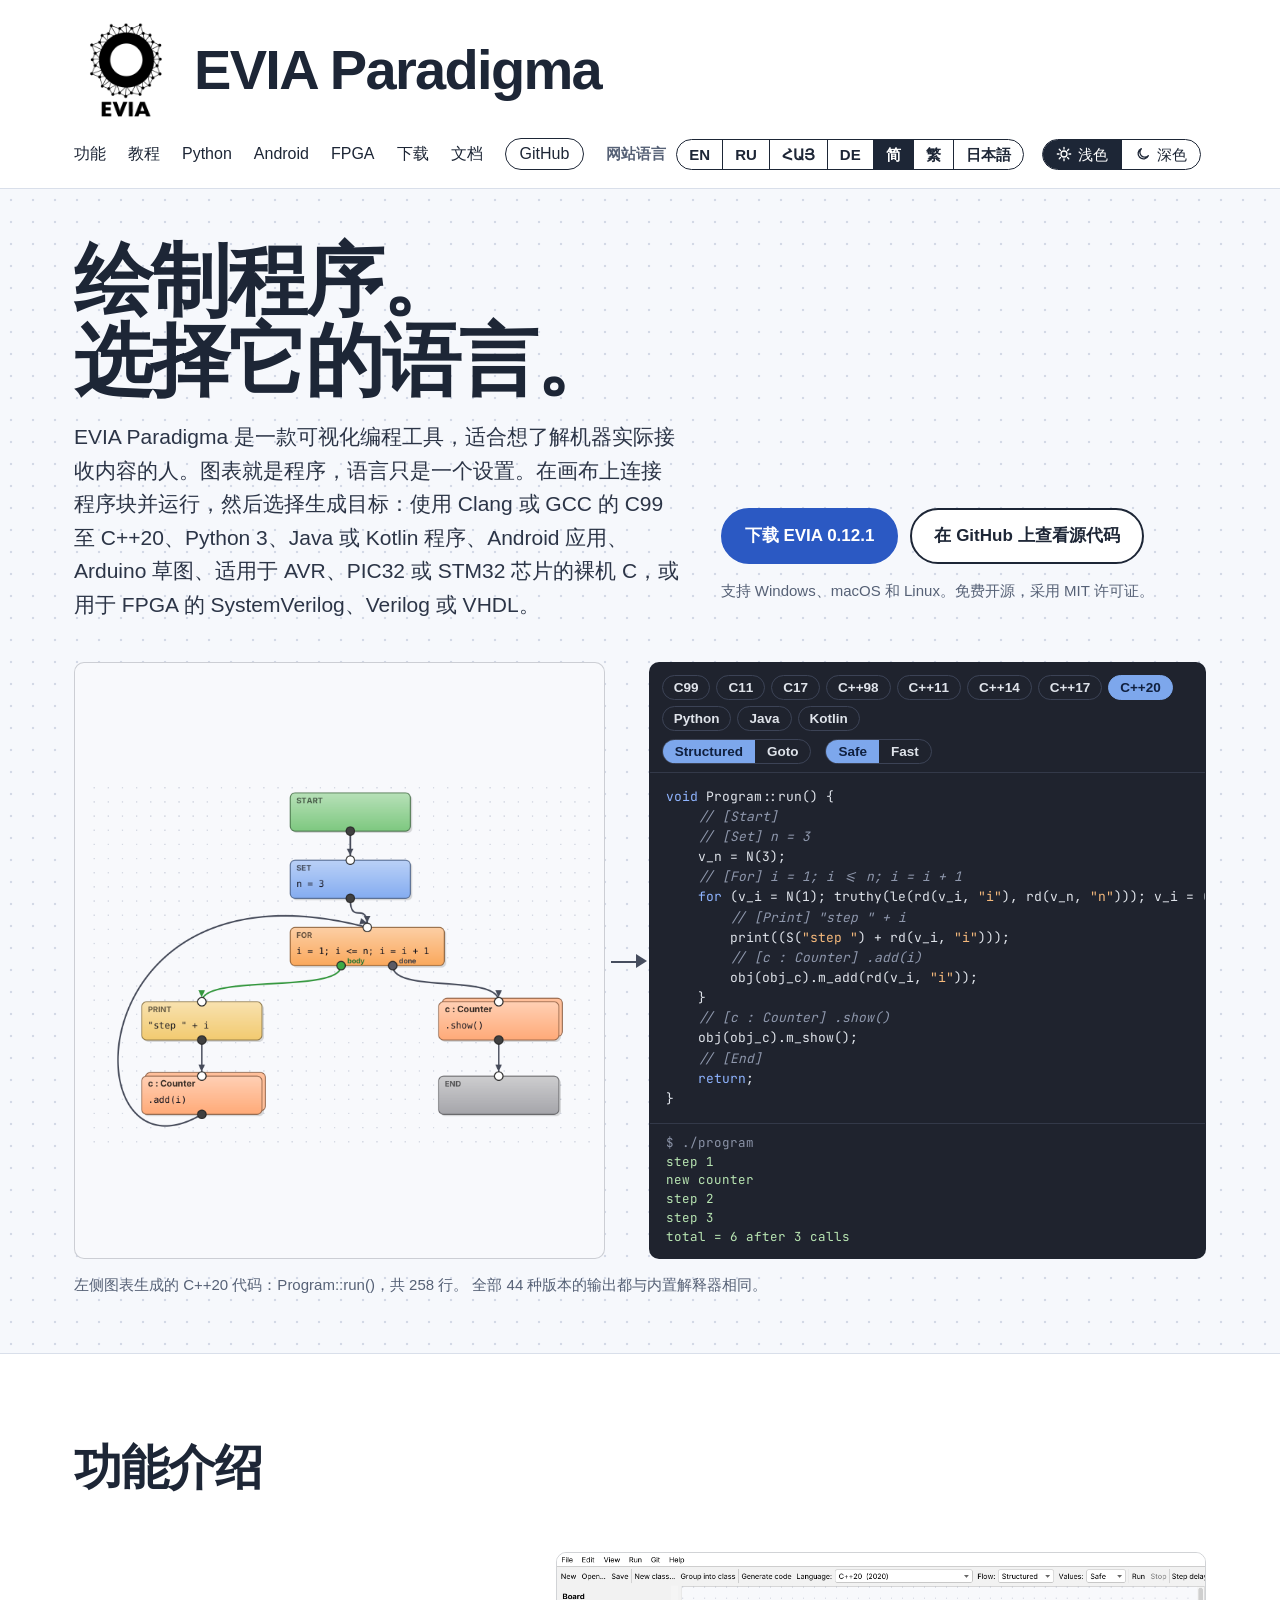
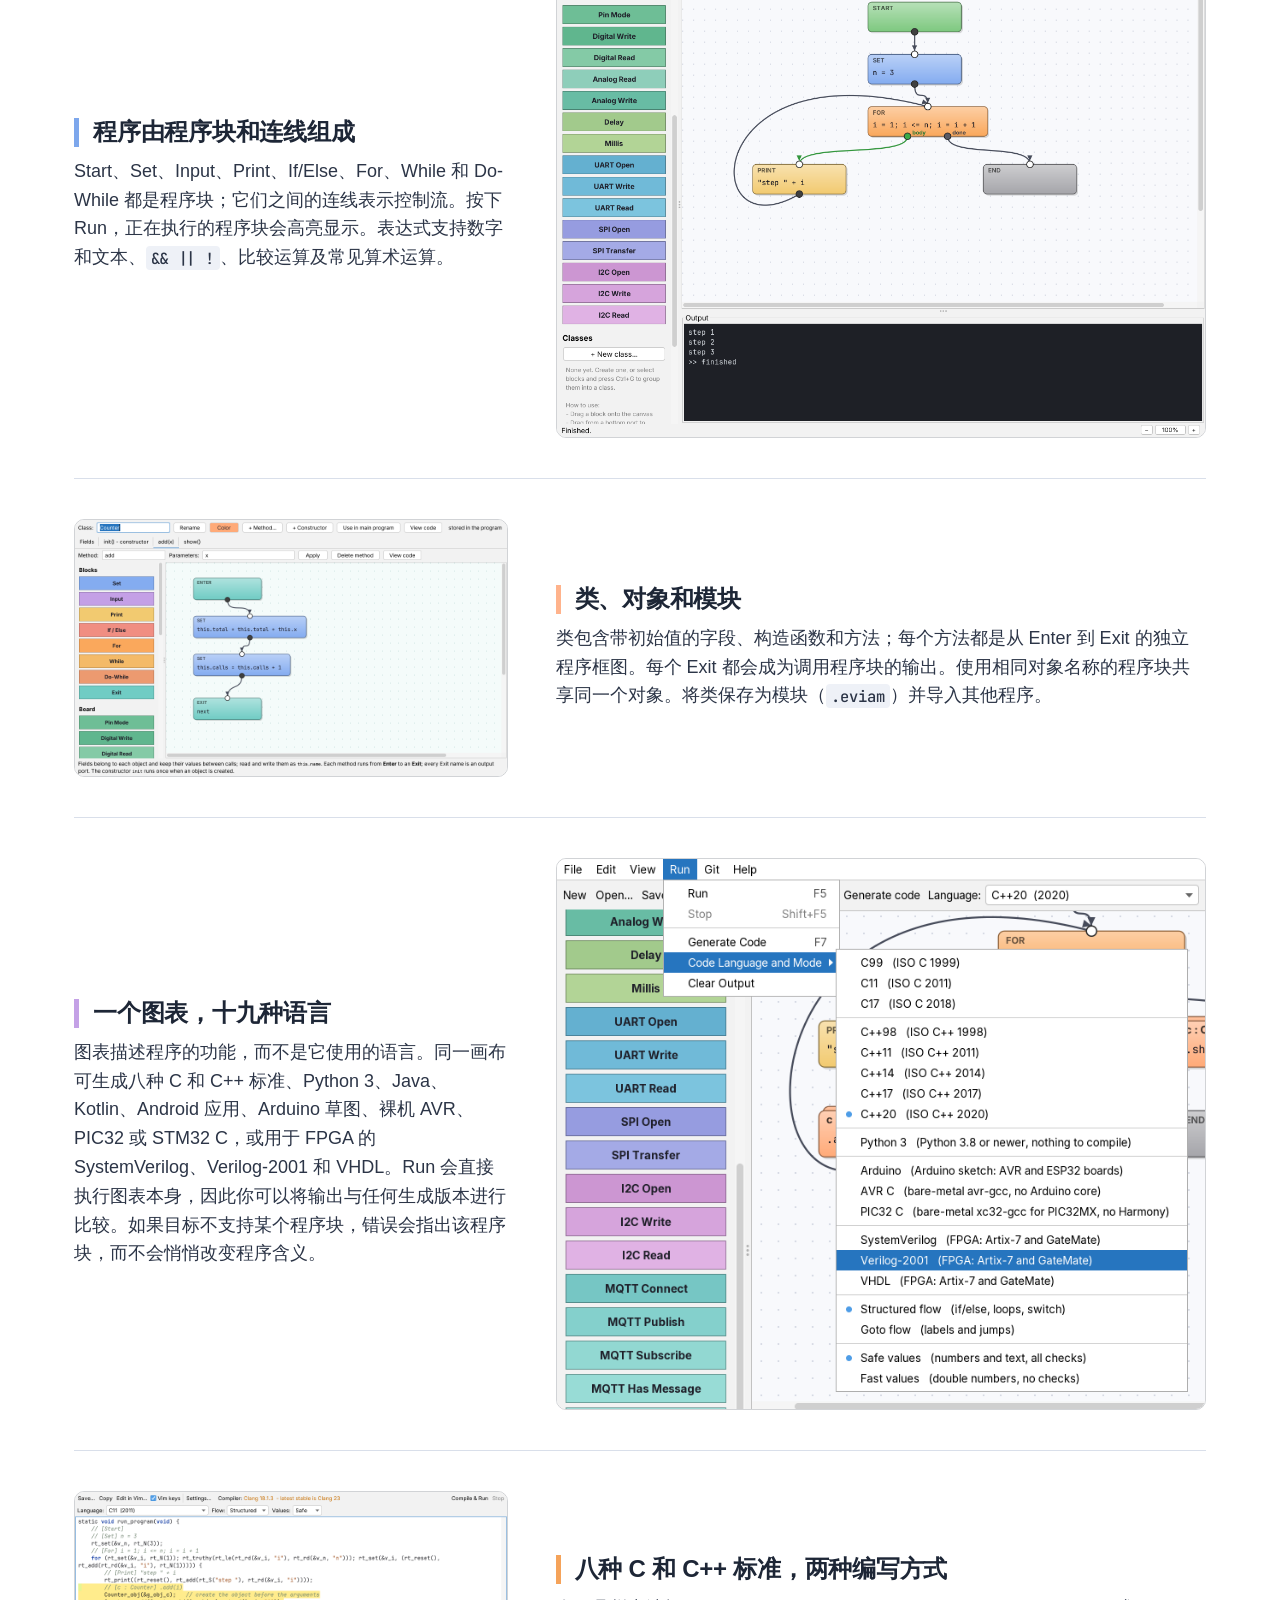
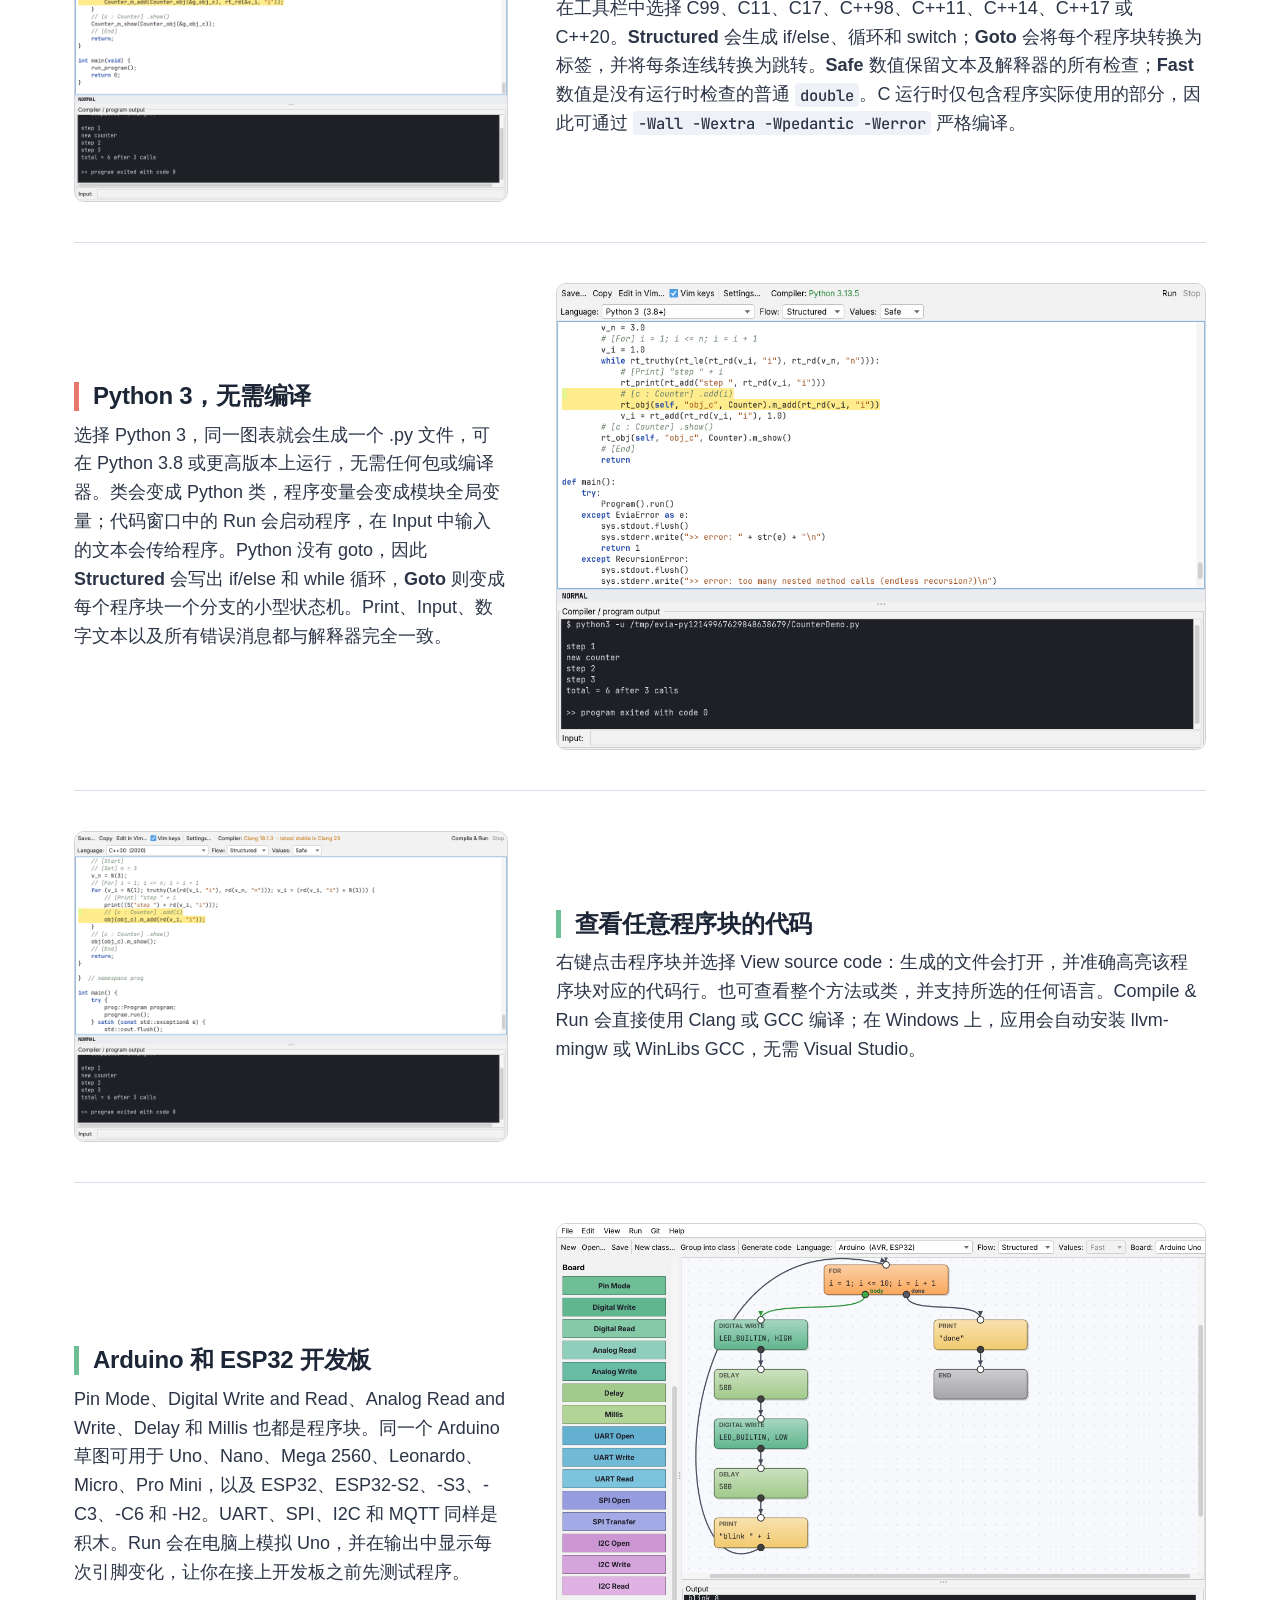
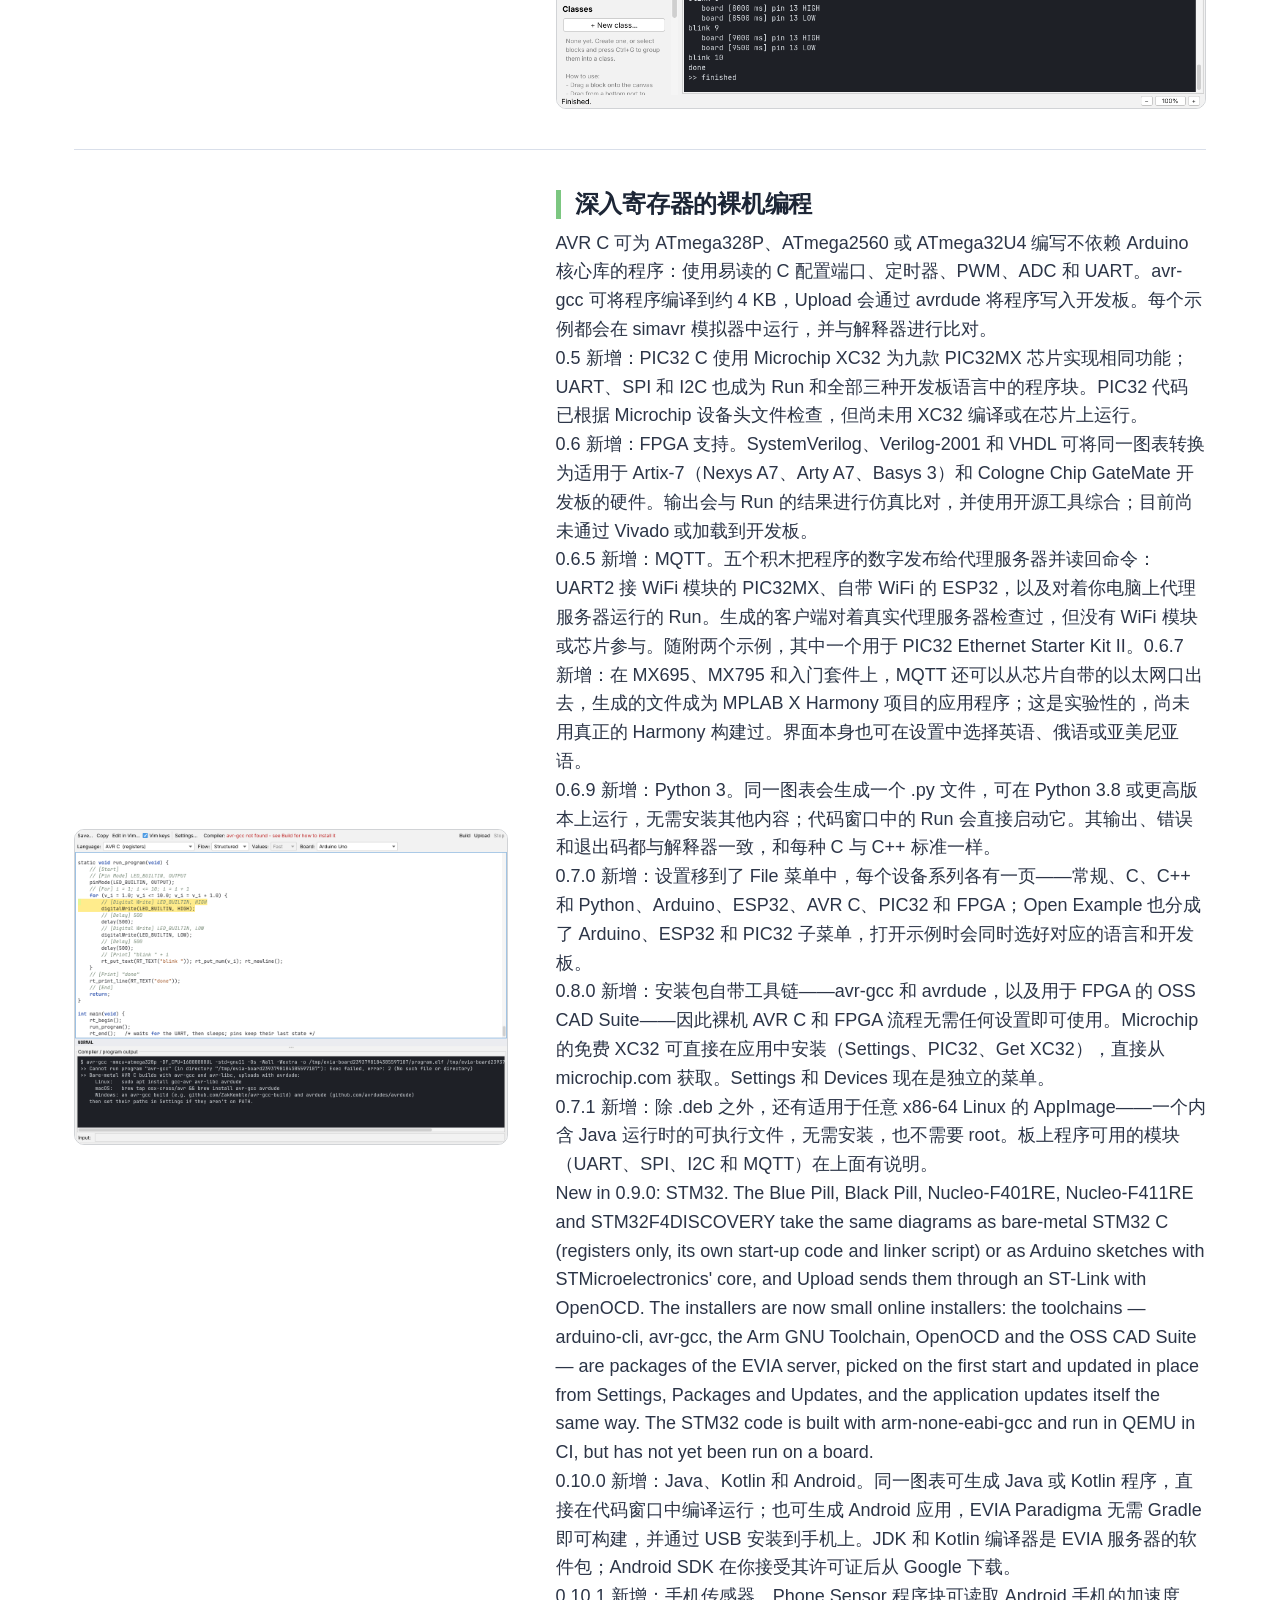
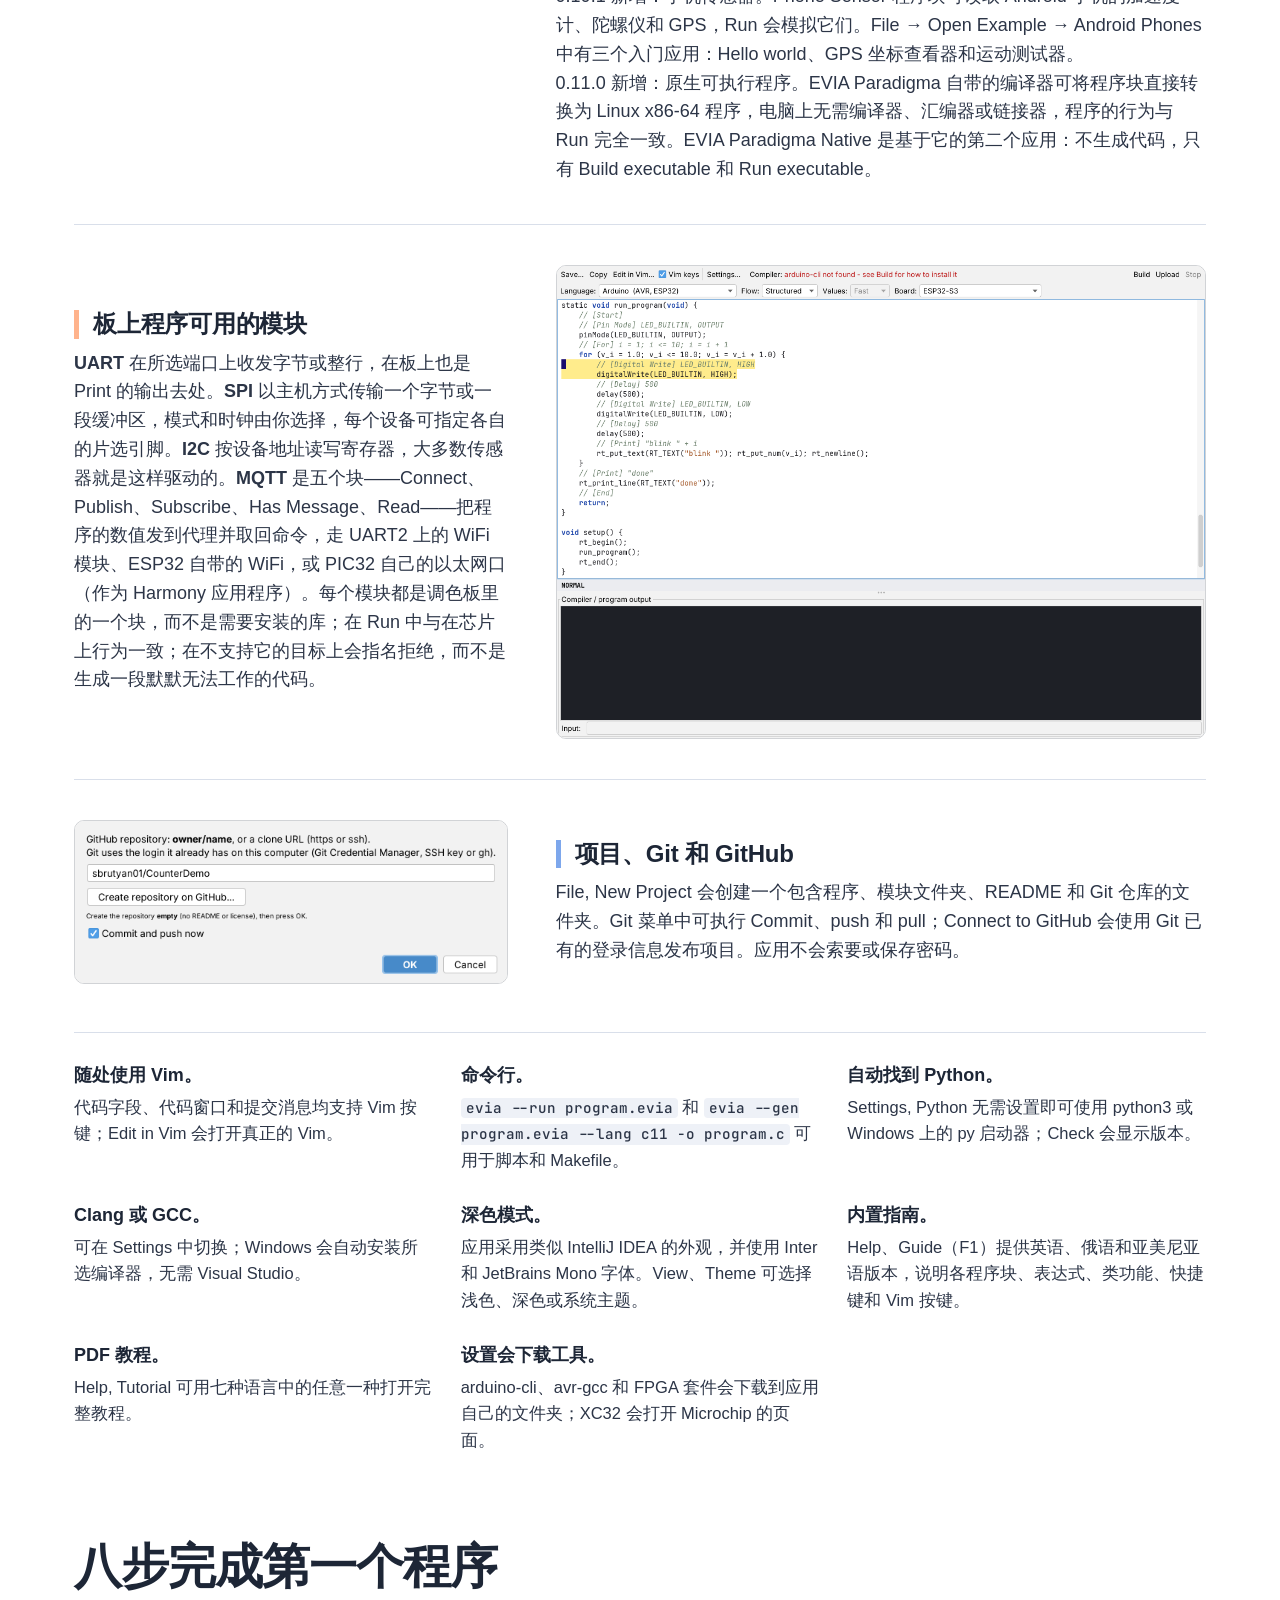
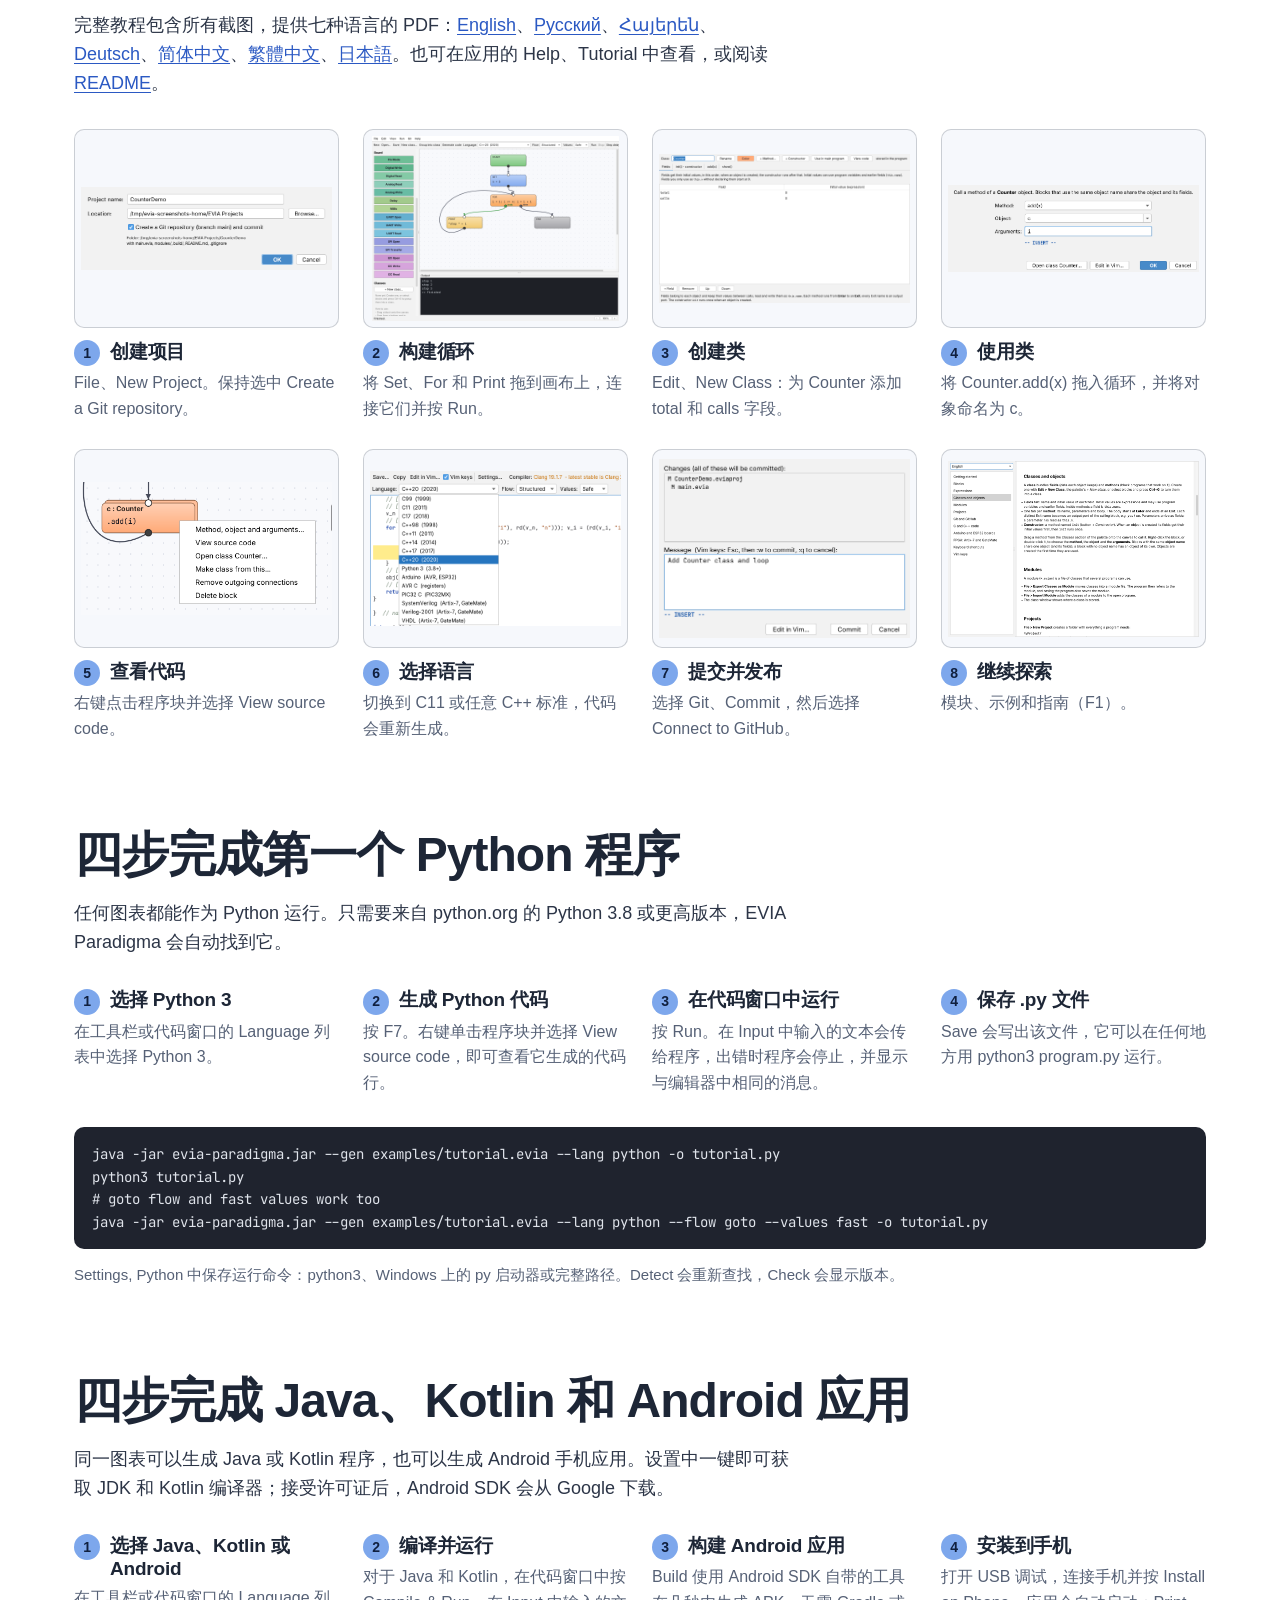
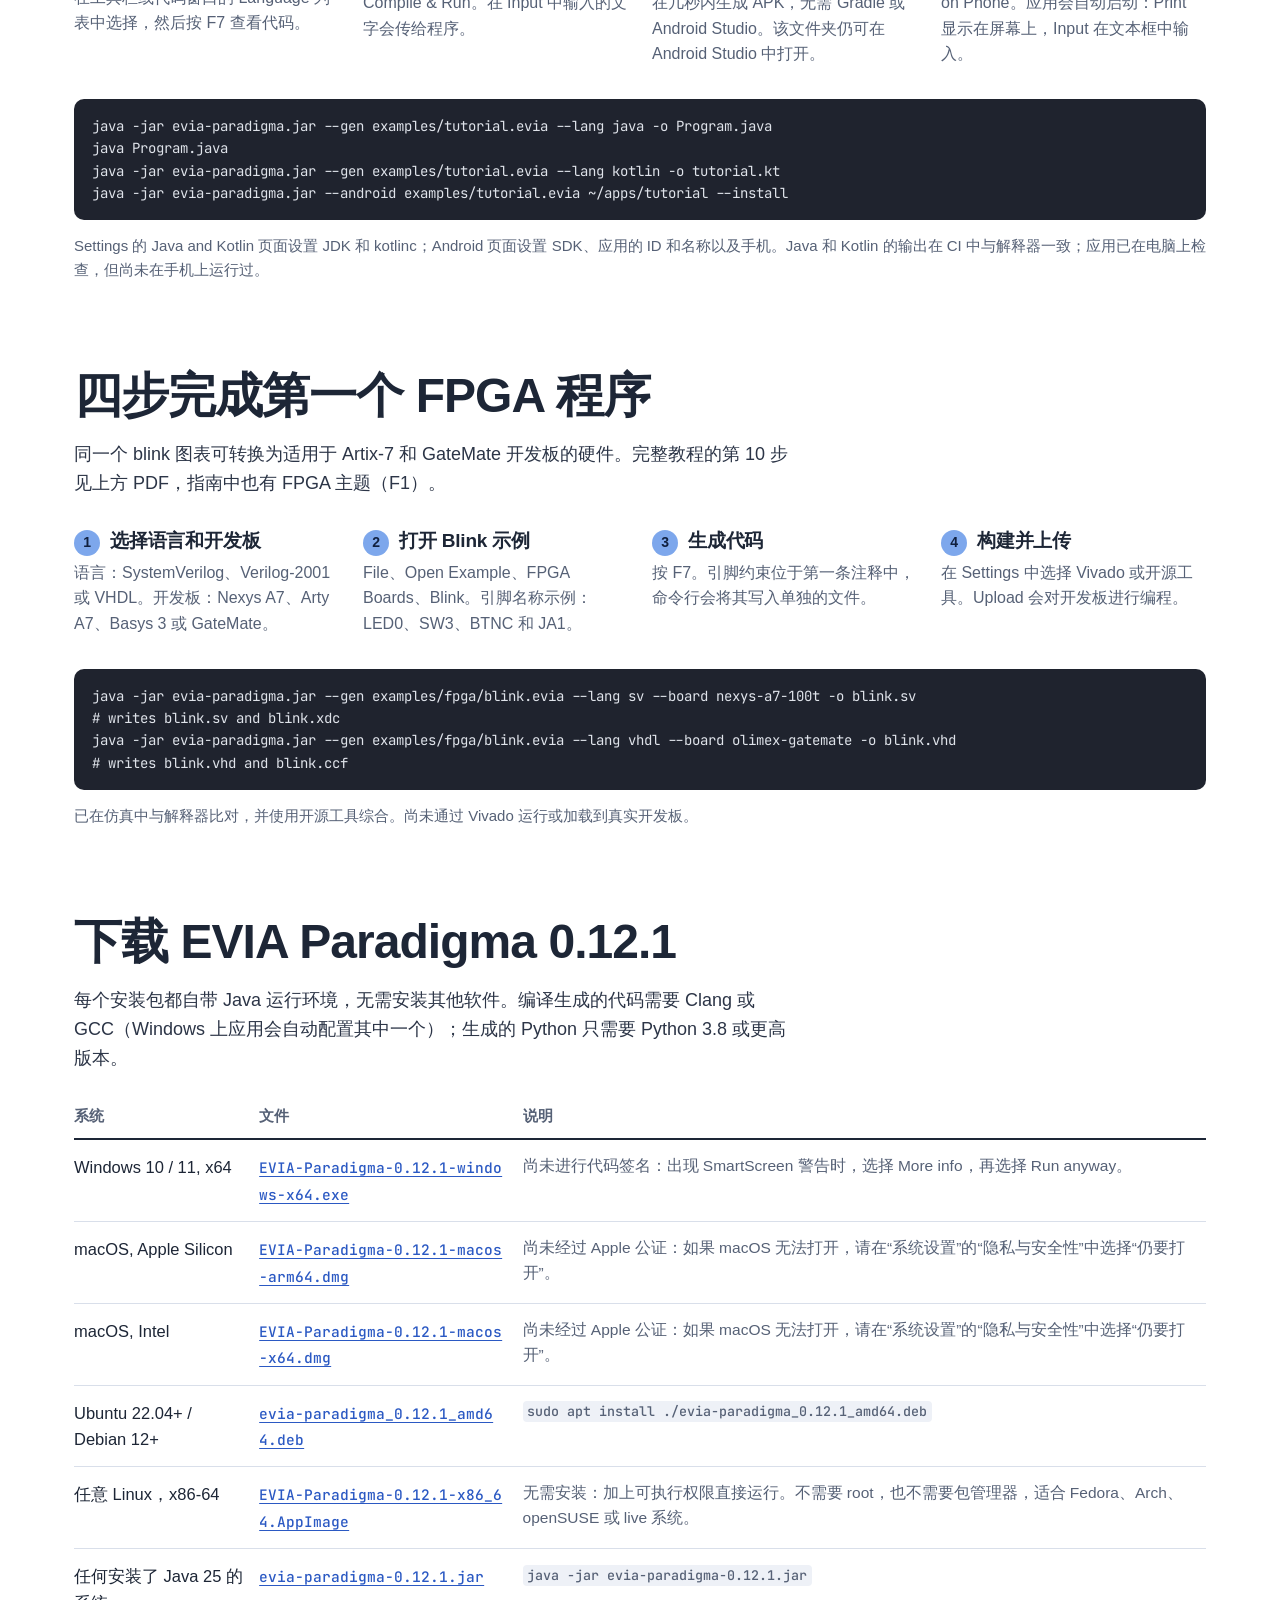
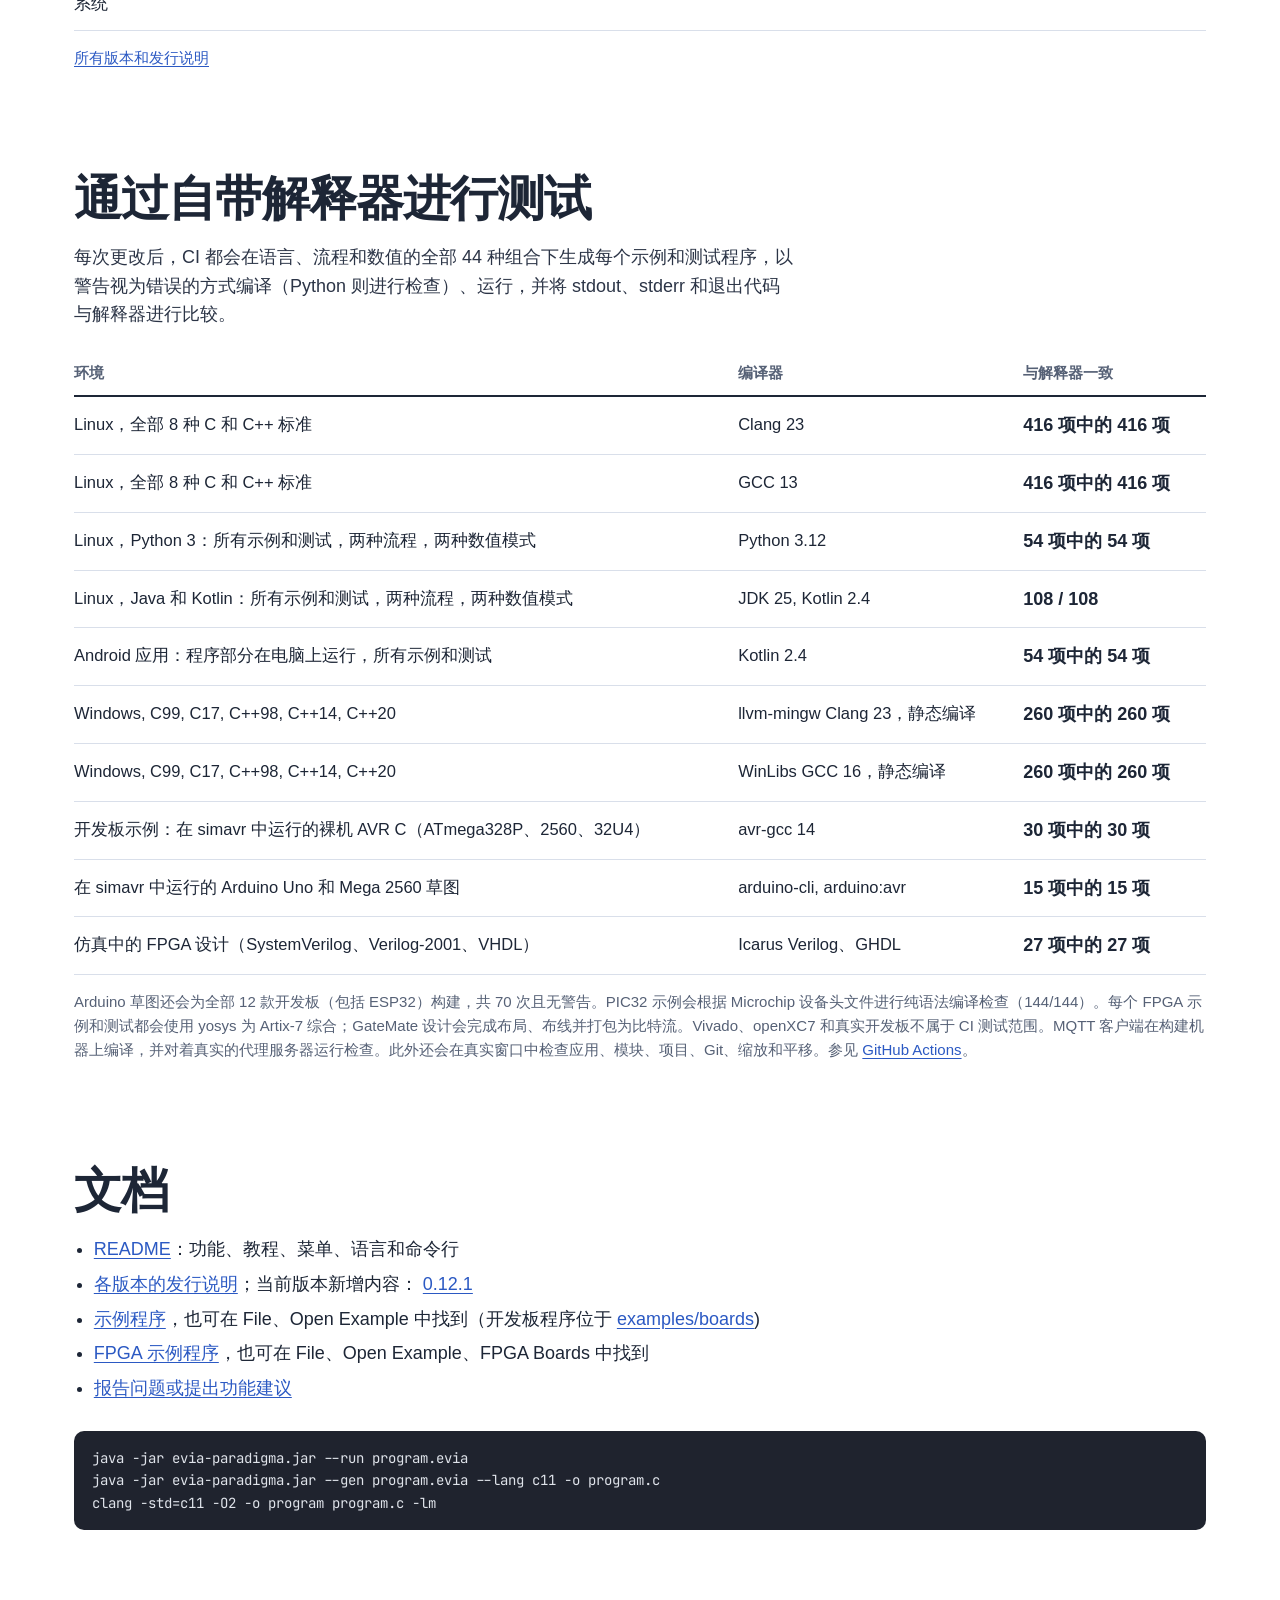
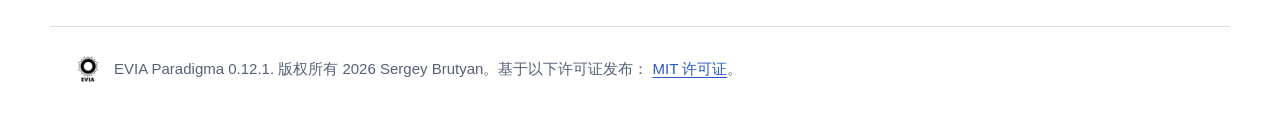
<file: zh-CN/index.html>
<!doctype html>
<html lang="zh-CN">
<head>
<meta charset="utf-8">
<meta name="viewport" content="width=device-width, initial-scale=1">
<title>EVIA Paradigma：可编译为 C、C++、Python、Java、Kotlin、Android、固件和 HDL 的可视化编程</title>
<meta name="description" content="在画布上连接程序块并运行，将其转换为十九种语言之一的整洁源文件：使用 Clang 或 GCC 编译的 C99 至 C++20、Python 3、Java、Kotlin、Android 应用、Arduino 草图、裸机 AVR、PIC32 和 STM32 C，以及适用于 Artix-7 和 GateMate FPGA 的 SystemVerilog、Verilog 或 VHDL。支持类、模块、项目、Git 和 Vim。免费开源（MIT）。">
<meta property="og:title" content="EVIA Paradigma">
<meta property="og:description" content="用程序块绘制程序。选择它要转换成的语言。">
<meta property="og:image" content="img/hero-diagram.png">
<link rel="icon" type="image/png" href="../img/logo.png">
<link rel="preload" href="../fonts/FamiljenGrotesk.woff" as="font" type="font/woff" crossorigin>
<meta name="color-scheme" content="light dark">
<script>
  // the theme chosen with the header switch (otherwise the system's), before the page is drawn
  try { var t = localStorage.getItem("evia-theme"); if (t === "dark" || t === "light") document.documentElement.dataset.theme = t; } catch (e) {}
</script>
<link rel="alternate" hreflang="en" href="https://sbrutyan01.github.io/EVIA-Paradigma/">
<link rel="alternate" hreflang="ru" href="https://sbrutyan01.github.io/EVIA-Paradigma/ru/">
<link rel="alternate" hreflang="hy" href="https://sbrutyan01.github.io/EVIA-Paradigma/hy/">
<link rel="alternate" hreflang="de" href="https://sbrutyan01.github.io/EVIA-Paradigma/de/">
<link rel="alternate" hreflang="zh-CN" href="https://sbrutyan01.github.io/EVIA-Paradigma/zh-CN/">
<link rel="alternate" hreflang="zh-TW" href="https://sbrutyan01.github.io/EVIA-Paradigma/zh-TW/">
<link rel="alternate" hreflang="ja" href="https://sbrutyan01.github.io/EVIA-Paradigma/ja/">
<link rel="stylesheet" href="../style.css?v=c53edfd3fe">
</head>
<body>

<a class="skip" href="#main">跳到正文</a>

<header class="top">
  <a class="brand" href="#top" aria-label="EVIA Paradigma 首页">
    <img class="logo-light" src="../img/logo.png" alt="" width="136" height="136">
    <img class="logo-dark" src="../img/logo-dark.png" alt="" width="136" height="136">
    <span>EVIA Paradigma</span>
  </a>
  <nav aria-label="主导航">
    <a href="#features">功能</a>
    <a href="#tutorial">教程</a>
    <a href="#python">Python</a>
    <a href="#android">Android</a>
    <a href="#fpga">FPGA</a>
    <a href="#download">下载</a>
    <a href="#docs">文档</a>
    <a class="gh" href="https://github.com/sbrutyan01/EVIA-Paradigma">GitHub</a>
    <div class="top-tools">
    <div class="site-language" role="group" aria-label="网站语言">
      <span class="site-language-label">网站语言</span>
      <div class="site-langs">
        <a href=".././" hreflang="en" lang="en" title="English">EN</a>
        <a href="../ru/" hreflang="ru" lang="ru" title="Русский">RU</a>
        <a href="../hy/" hreflang="hy" lang="hy" title="Հայերեն">ՀԱՅ</a>
        <a href="../de/" hreflang="de" lang="de" title="Deutsch">DE</a>
        <a href="../zh-CN/" hreflang="zh-CN" lang="zh-CN" aria-current="page" title="简体中文">简</a>
        <a href="../zh-TW/" hreflang="zh-TW" lang="zh-TW" title="繁體中文">繁</a>
        <a href="../ja/" hreflang="ja" lang="ja" title="日本語">日本語</a>
      </div>
    </div>
    <div class="themes" role="group" aria-label="颜色主题">
      <button type="button" data-theme-choice="light" aria-pressed="true">
        <svg viewBox="0 0 24 24" fill="none" stroke="currentColor" stroke-width="2" stroke-linecap="round" aria-hidden="true">
          <circle cx="12" cy="12" r="4.5"/><path d="M12 2v2.5M12 19.5V22M2 12h2.5M19.5 12H22M4.9 4.9l1.8 1.8M17.3 17.3l1.8 1.8M4.9 19.1l1.8-1.8M17.3 6.7l1.8-1.8"/>
        </svg>浅色</button>
      <button type="button" data-theme-choice="dark" aria-pressed="false">
        <svg viewBox="0 0 24 24" fill="none" stroke="currentColor" stroke-width="2" stroke-linejoin="round" aria-hidden="true">
          <path d="M20 14.5A8 8 0 1 1 9.5 4a6.5 6.5 0 0 0 10.5 10.5z"/>
        </svg>深色</button>
    </div>
    </div>
  </nav>
</header>

<main id="main">

<section class="hero" id="top">
  <div class="hero-text">
    <h1>绘制程序。<br>选择它的语言。</h1>
    <div class="hero-grid">
      <p class="lede">EVIA Paradigma 是一款可视化编程工具，适合想了解机器实际接收内容的人。图表就是程序，语言只是一个设置。在画布上连接程序块并运行，然后选择生成目标：使用 Clang 或 GCC 的 C99 至 C++20、Python 3、Java 或 Kotlin 程序、Android 应用、Arduino 草图、适用于 AVR、PIC32 或 STM32 芯片的裸机 C，或用于 FPGA 的 SystemVerilog、Verilog 或 VHDL。</p>
      <div class="side">
        <p class="actions">
          <a class="btn primary" href="#download">下载 EVIA 0.12.1</a>
          <a class="btn" href="https://github.com/sbrutyan01/EVIA-Paradigma">在 GitHub 上查看源代码</a>
        </p>
        <p class="fine">支持 Windows、macOS 和 Linux。免费开源，采用 MIT 许可证。</p>
      </div>
    </div>
  </div>

  <figure class="bench" aria-labelledby="bench-caption">
    <div class="bench-diagram">
      <img src="../img/hero-diagram.png" width="1440" height="1048"
           alt="程序框图：Start、Set n = 3、一个从 1 到 n 的 For 循环（打印步骤并对 Counter 对象调用 c.add(i)），然后是 c.show() 和 End。">
    </div>
    <div class="bench-arrow" aria-hidden="true"></div>
    <div class="bench-code">
      <div class="controls" role="group" aria-label="生成代码选项">
        <div class="langs" role="tablist" aria-label="语言">
          <button role="tab" data-lang="c99">C99</button>
          <button role="tab" data-lang="c11">C11</button>
          <button role="tab" data-lang="c17">C17</button>
          <button role="tab" data-lang="c++98">C++98</button>
          <button role="tab" data-lang="c++11">C++11</button>
          <button role="tab" data-lang="c++14">C++14</button>
          <button role="tab" data-lang="c++17">C++17</button>
          <button role="tab" data-lang="c++20" aria-selected="true">C++20</button>
          <button role="tab" data-lang="python">Python</button>
          <button role="tab" data-lang="java">Java</button>
          <button role="tab" data-lang="kotlin">Kotlin</button>
        </div>
        <div class="modes">
          <span class="mode" role="radiogroup" aria-label="流程">
            <button role="radio" data-flow="structured" aria-checked="true">Structured</button>
            <button role="radio" data-flow="goto" aria-checked="false">Goto</button>
          </span>
          <span class="mode" role="radiogroup" aria-label="数值">
            <button role="radio" data-values="safe" aria-checked="true">Safe</button>
            <button role="radio" data-values="fast" aria-checked="false">Fast</button>
          </span>
        </div>
      </div>
      <pre class="code" tabindex="0" aria-live="polite"><code id="sample"></code></pre>
      <div class="run">
        <pre id="output" aria-label="程序输出"></pre>
      </div>
    </div>
    <figcaption id="bench-caption"><span id="sample-note" data-note="左侧图表生成的 {lang} 代码：{fn}，共 {lines} 行。">左侧图表对应生成器实际写出的代码。</span>
      全部 44 种版本的输出都与内置解释器相同。</figcaption>
  </figure>
</section>

<section class="features" id="features" aria-labelledby="features-h">
  <h2 id="features-h">功能介绍</h2>

  <article class="feature">
    <div class="feature-text">
      <h3>程序由程序块和连线组成</h3>
      <p>Start、Set、Input、Print、If/Else、For、While 和 Do-While 都是程序块；它们之间的连线表示控制流。按下 Run，正在执行的程序块会高亮显示。表达式支持数字和文本、<code>&amp;&amp; || !</code>、比较运算及常见算术运算。</p>
    </div>
    <img src="../img/03-first-run.png" loading="lazy" width="2360" height="1760" alt="由程序块连接而成的 For 循环及其输出：step 1、step 2、step 3。">
  </article>

  <article class="feature flip">
    <div class="feature-text">
      <h3>类、对象和模块</h3>
      <p>类包含带初始值的字段、构造函数和方法；每个方法都是从 Enter 到 Exit 的独立程序框图。每个 Exit 都会成为调用程序块的输出。使用相同对象名称的程序块共享同一个对象。将类保存为模块（<code>.eviam</code>）并导入其他程序。</p>
    </div>
    <img src="../img/05-class-method.png" loading="lazy" width="2160" height="1280" alt="Counter 类窗口：包含字段、构造函数和方法选项卡；add(x) 方法将 x 加到 this.total。">
  </article>

  <article class="feature">
    <div class="feature-text">
      <h3>一个图表，十九种语言</h3>
      <p>图表描述程序的功能，而不是它使用的语言。同一画布可生成八种 C 和 C++ 标准、Python 3、Java、Kotlin、Android 应用、Arduino 草图、裸机 AVR、PIC32 或 STM32 C，或用于 FPGA 的 SystemVerilog、Verilog-2001 和 VHDL。Run 会直接执行图表本身，因此你可以将输出与任何生成版本进行比较。如果目标不支持某个程序块，错误会指出该程序块，而不会悄悄改变程序含义。</p>
    </div>
    <img src="../img/24-menu-code-language.png" loading="lazy" width="1516" height="1286" alt="已展开的 Code Language and Mode 菜单：C99 至 C++20、Python 3、Arduino、AVR C、PIC32 C、SystemVerilog、Verilog-2001 和 VHDL，下方是流程与数值。">
  </article>

  <article class="feature flip">
    <div class="feature-text">
      <h3>八种 C 和 C++ 标准，两种编写方式</h3>
      <p>在工具栏中选择 C99、C11、C17、C++98、C++11、C++14、C++17 或 C++20。<b>Structured</b> 会生成 if/else、循环和 switch；<b>Goto</b> 会将每个程序块转换为标签，并将每条连线转换为跳转。<b>Safe</b> 数值保留文本及解释器的所有检查；<b>Fast</b> 数值是没有运行时检查的普通 <code>double</code>。C 运行时仅包含程序实际使用的部分，因此可通过 <code>-Wall -Wextra -Wpedantic -Werror</code> 严格编译。</p>
    </div>
    <img src="../img/22-c11-compile-run.png" loading="lazy" width="2120" height="1520" alt="显示 C11 程序的代码窗口，已用 Clang 编译并运行。">
  </article>

  <article class="feature">
    <div class="feature-text">
      <h3>Python 3，无需编译</h3>
      <p>选择 Python 3，同一图表就会生成一个 .py 文件，可在 Python 3.8 或更高版本上运行，无需任何包或编译器。类会变成 Python 类，程序变量会变成模块全局变量；代码窗口中的 Run 会启动程序，在 Input 中输入的文本会传给程序。Python 没有 goto，因此 <b>Structured</b> 会写出 if/else 和 while 循环，<b>Goto</b> 则变成每个程序块一个分支的小型状态机。Print、Input、数字文本以及所有错误消息都与解释器完全一致。</p>
    </div>
    <img src="../img/35-python-run.png" loading="lazy" width="2120" height="1520" alt="代码窗口中以 Python 3 显示的教程程序，使用 Python 3.13 运行；c.add(i) 程序块对应的行已高亮。">
  </article>

  <article class="feature flip">
    <div class="feature-text">
      <h3>查看任意程序块的代码</h3>
      <p>右键点击程序块并选择 View source code：生成的文件会打开，并准确高亮该程序块对应的代码行。也可查看整个方法或类，并支持所选的任何语言。Compile &amp; Run 会直接使用 Clang 或 GCC 编译；在 Windows 上，应用会自动安装 llvm-mingw 或 WinLibs GCC，无需 Visual Studio。</p>
    </div>
    <img src="../img/11-compile-run.png" loading="lazy" width="2120" height="1520" alt="生成的 C++ 代码中，c.add(i) 程序块对应的行已高亮，代码已用 Clang 编译并运行。">
  </article>

  <article class="feature">
    <div class="feature-text">
      <h3>Arduino 和 ESP32 开发板</h3>
      <p>Pin Mode、Digital Write and Read、Analog Read and Write、Delay 和 Millis 也都是程序块。同一个 Arduino 草图可用于 Uno、Nano、Mega 2560、Leonardo、Micro、Pro Mini，以及 ESP32、ESP32-S2、-S3、-C3、-C6 和 -H2。UART、SPI、I2C 和 MQTT 同样是积木。Run 会在电脑上模拟 Uno，并在输出中显示每次引脚变化，让你在接上开发板之前先测试程序。</p>
    </div>
    <img src="../img/27-board-simulated.png" loading="lazy" width="2360" height="1760" alt="示例 blink 的程序块调色板中包含 Board 程序块；输出显示模拟的 13 号引脚每 500 毫秒切换一次。">
  </article>

  <article class="feature flip">
    <div class="feature-text">
      <h3>深入寄存器的裸机编程</h3>
      <p>AVR C 可为 ATmega328P、ATmega2560 或 ATmega32U4 编写不依赖 Arduino 核心库的程序：使用易读的 C 配置端口、定时器、PWM、ADC 和 UART。avr-gcc 可将程序编译到约 4 KB，Upload 会通过 avrdude 将程序写入开发板。每个示例都会在 simavr 模拟器中运行，并与解释器进行比对。</p>
      <p>0.5 新增：PIC32 C 使用 Microchip XC32 为九款 PIC32MX 芯片实现相同功能；UART、SPI 和 I2C 也成为 Run 和全部三种开发板语言中的程序块。PIC32 代码已根据 Microchip 设备头文件检查，但尚未用 XC32 编译或在芯片上运行。</p>
      <p>0.6 新增：FPGA 支持。SystemVerilog、Verilog-2001 和 VHDL 可将同一图表转换为适用于 Artix-7（Nexys A7、Arty A7、Basys 3）和 Cologne Chip GateMate 开发板的硬件。输出会与 Run 的结果进行仿真比对，并使用开源工具综合；目前尚未通过 Vivado 或加载到开发板。</p>
      <p>0.6.5 新增：MQTT。五个积木把程序的数字发布给代理服务器并读回命令：UART2 接 WiFi 模块的 PIC32MX、自带 WiFi 的 ESP32，以及对着你电脑上代理服务器运行的 Run。生成的客户端对着真实代理服务器检查过，但没有 WiFi 模块或芯片参与。随附两个示例，其中一个用于 PIC32 Ethernet Starter Kit II。0.6.7 新增：在 MX695、MX795 和入门套件上，MQTT 还可以从芯片自带的以太网口出去，生成的文件成为 MPLAB X Harmony 项目的应用程序；这是实验性的，尚未用真正的 Harmony 构建过。界面本身也可在设置中选择英语、俄语或亚美尼亚语。</p>
      <p>0.6.9 新增：Python 3。同一图表会生成一个 .py 文件，可在 Python 3.8 或更高版本上运行，无需安装其他内容；代码窗口中的 Run 会直接启动它。其输出、错误和退出码都与解释器一致，和每种 C 与 C++ 标准一样。</p>
      <p>0.7.0 新增：设置移到了 File 菜单中，每个设备系列各有一页——常规、C、C++ 和 Python、Arduino、ESP32、AVR C、PIC32 和 FPGA；Open Example 也分成了 Arduino、ESP32 和 PIC32 子菜单，打开示例时会同时选好对应的语言和开发板。</p>
      <p>0.8.0 新增：安装包自带工具链——avr-gcc 和 avrdude，以及用于 FPGA 的 OSS CAD Suite——因此裸机 AVR C 和 FPGA 流程无需任何设置即可使用。Microchip 的免费 XC32 可直接在应用中安装（Settings、PIC32、Get XC32），直接从 microchip.com 获取。Settings 和 Devices 现在是独立的菜单。</p>
      <p>0.7.1 新增：除 .deb 之外，还有适用于任意 x86-64 Linux 的 AppImage——一个内含 Java 运行时的可执行文件，无需安装，也不需要 root。板上程序可用的模块（UART、SPI、I2C 和 MQTT）在上面有说明。</p>
      <p>New in 0.9.0: STM32. The Blue Pill, Black Pill, Nucleo-F401RE, Nucleo-F411RE and STM32F4DISCOVERY take the same diagrams as bare-metal STM32 C (registers only, its own start-up code and linker script) or as Arduino sketches with STMicroelectronics' core, and Upload sends them through an ST-Link with OpenOCD. The installers are now small online installers: the toolchains — arduino-cli, avr-gcc, the Arm GNU Toolchain, OpenOCD and the OSS CAD Suite — are packages of the EVIA server, picked on the first start and updated in place from Settings, Packages and Updates, and the application updates itself the same way. The STM32 code is built with arm-none-eabi-gcc and run in QEMU in CI, but has not yet been run on a board.</p>
      <p>0.10.0 新增：Java、Kotlin 和 Android。同一图表可生成 Java 或 Kotlin 程序，直接在代码窗口中编译运行；也可生成 Android 应用，EVIA Paradigma 无需 Gradle 即可构建，并通过 USB 安装到手机上。JDK 和 Kotlin 编译器是 EVIA 服务器的软件包；Android SDK 在你接受其许可证后从 Google 下载。</p>
      <p>0.10.1 新增：手机传感器。Phone Sensor 程序块可读取 Android 手机的加速度计、陀螺仪和 GPS，Run 会模拟它们。File → Open Example → Android Phones 中有三个入门应用：Hello world、GPS 坐标查看器和运动测试器。</p>
      <p>0.11.0 新增：原生可执行程序。EVIA Paradigma 自带的编译器可将程序块直接转换为 Linux x86-64 程序，电脑上无需编译器、汇编器或链接器，程序的行为与 Run 完全一致。EVIA Paradigma Native 是基于它的第二个应用：不生成代码，只有 Build executable 和 Run executable。</p>
    </div>
    <img src="../img/29-avr-build.png" loading="lazy" width="2360" height="1720" alt="blink 程序以裸机 AVR C 编写，使用 avr-gcc 14 为 Arduino Uno 编译：代码大小 4032 字节。">
  </article>

  <article class="feature">
    <div class="feature-text">
      <h3>板上程序可用的模块</h3>
      <p><b>UART</b> 在所选端口上收发字节或整行，在板上也是 Print 的输出去处。<b>SPI</b> 以主机方式传输一个字节或一段缓冲区，模式和时钟由你选择，每个设备可指定各自的片选引脚。<b>I2C</b> 按设备地址读写寄存器，大多数传感器就是这样驱动的。<b>MQTT</b> 是五个块——Connect、Publish、Subscribe、Has Message、Read——把程序的数值发到代理并取回命令，走 UART2 上的 WiFi 模块、ESP32 自带的 WiFi，或 PIC32 自己的以太网口（作为 Harmony 应用程序）。每个模块都是调色板里的一个块，而不是需要安装的库；在 Run 中与在芯片上行为一致；在不支持它的目标上会指名拒绝，而不是生成一段默默无法工作的代码。</p>
    </div>
    <img src="../img/28-arduino-sketch.png" loading="lazy" width="2360" height="1720" alt="板上程序显示为 Arduino 草图，旁边是它的 UART 输出。">
  </article>

  <article class="feature flip">
    <div class="feature-text">
      <h3>项目、Git 和 GitHub</h3>
      <p>File, New Project 会创建一个包含程序、模块文件夹、README 和 Git 仓库的文件夹。Git 菜单中可执行 Commit、push 和 pull；Connect to GitHub 会使用 Git 已有的登录信息发布项目。应用不会索要或保存密码。</p>
    </div>
    <img src="../img/18-connect-github.png" loading="lazy" width="1110" height="392" alt="Connect to GitHub 对话框，仓库名称为 sbrutyan01/CounterDemo。">
  </article>

  <ul class="extras">
    <li><b>随处使用 Vim。</b>代码字段、代码窗口和提交消息均支持 Vim 按键；Edit in Vim 会打开真正的 Vim。</li>
    <li><b>命令行。</b> <code>evia --run program.evia</code> 和 <code>evia --gen program.evia --lang c11 -o program.c</code> 可用于脚本和 Makefile。</li>
    <li><b>自动找到 Python。</b> Settings, Python 无需设置即可使用 python3 或 Windows 上的 py 启动器；Check 会显示版本。</li>
    <li><b>Clang 或 GCC。</b>可在 Settings 中切换；Windows 会自动安装所选编译器，无需 Visual Studio。</li>
    <li><b>深色模式。</b>应用采用类似 IntelliJ IDEA 的外观，并使用 Inter 和 JetBrains Mono 字体。View、Theme 可选择浅色、深色或系统主题。</li>
    <li><b>内置指南。</b>Help、Guide（F1）提供英语、俄语和亚美尼亚语版本，说明各程序块、表达式、类功能、快捷键和 Vim 按键。</li>
    <li><b>PDF 教程。</b> Help, Tutorial 可用七种语言中的任意一种打开完整教程。</li>
    <li><b>设置会下载工具。</b> arduino-cli、avr-gcc 和 FPGA 套件会下载到应用自己的文件夹；XC32 会打开 Microchip 的页面。</li>
  </ul>
</section>

<section class="tutorial" id="tutorial" aria-labelledby="tutorial-h">
  <h2 id="tutorial-h">八步完成第一个程序</h2>
  <p class="section-lede">完整教程包含所有截图，提供七种语言的 PDF：<a href="../tutorial/EVIA-Paradigma-Tutorial.en.pdf">English</a>、<a href="../tutorial/EVIA-Paradigma-Tutorial.ru.pdf">Русский</a>、<a href="../tutorial/EVIA-Paradigma-Tutorial.hy.pdf">Հայերեն</a>、<a href="../tutorial/EVIA-Paradigma-Tutorial.de.pdf">Deutsch</a>、<a href="../tutorial/EVIA-Paradigma-Tutorial.zh-CN.pdf">简体中文</a>、<a href="../tutorial/EVIA-Paradigma-Tutorial.zh-TW.pdf">繁體中文</a>、<a href="../tutorial/EVIA-Paradigma-Tutorial.ja.pdf">日本語</a>。也可在应用的 Help、Tutorial 中查看，或阅读 <a href="https://github.com/sbrutyan01/EVIA-Paradigma#tutorial">README</a>。</p>
  <ol class="steps">
    <li><img src="../img/01-new-project.png" loading="lazy" alt=""><h3>创建项目</h3><p>File、New Project。保持选中 Create a Git repository。</p></li>
    <li><img src="../img/03-first-run.png" loading="lazy" alt=""><h3>构建循环</h3><p>将 Set、For 和 Print 拖到画布上，连接它们并按 Run。</p></li>
    <li><img src="../img/04-class-fields.png" loading="lazy" alt=""><h3>创建类</h3><p>Edit、New Class：为 Counter 添加 total 和 calls 字段。</p></li>
    <li><img src="../img/07-call-dialog.png" loading="lazy" alt=""><h3>使用类</h3><p>将 Counter.add(x) 拖入循环，并将对象命名为 c。</p></li>
    <li><img src="../img/09-block-menu.png" loading="lazy" alt=""><h3>查看代码</h3><p>右键点击程序块并选择 View source code。</p></li>
    <li><img src="../img/21-language-dropdown.png" loading="lazy" alt=""><h3>选择语言</h3><p>切换到 C11 或任意 C++ 标准，代码会重新生成。</p></li>
    <li><img src="../img/17-commit.png" loading="lazy" alt=""><h3>提交并发布</h3><p>选择 Git、Commit，然后选择 Connect to GitHub。</p></li>
    <li><img src="../img/20-help-guide.png" loading="lazy" alt=""><h3>继续探索</h3><p>模块、示例和指南（F1）。</p></li>
  </ol>
</section>

<section class="tutorial" id="python" aria-labelledby="python-h">
  <h2 id="python-h">四步完成第一个 Python 程序</h2>
  <p class="section-lede">任何图表都能作为 Python 运行。只需要来自 python.org 的 Python 3.8 或更高版本，EVIA Paradigma 会自动找到它。</p>
  <ol class="steps">
    <li><h3>选择 Python 3</h3><p>在工具栏或代码窗口的 Language 列表中选择 Python 3。</p></li>
    <li><h3>生成 Python 代码</h3><p>按 F7。右键单击程序块并选择 View source code，即可查看它生成的代码行。</p></li>
    <li><h3>在代码窗口中运行</h3><p>按 Run。在 Input 中输入的文本会传给程序，出错时程序会停止，并显示与编辑器中相同的消息。</p></li>
    <li><h3>保存 .py 文件</h3><p>Save 会写出该文件，它可以在任何地方用 python3 program.py 运行。</p></li>
  </ol>
  <pre class="cli"><code>java -jar evia-paradigma.jar --gen examples/tutorial.evia --lang python -o tutorial.py
python3 tutorial.py
# goto flow and fast values work too
java -jar evia-paradigma.jar --gen examples/tutorial.evia --lang python --flow goto --values fast -o tutorial.py</code></pre>
  <p class="fine">Settings, Python 中保存运行命令：python3、Windows 上的 py 启动器或完整路径。Detect 会重新查找，Check 会显示版本。</p>
</section>

<section class="tutorial" id="android" aria-labelledby="android-h">
  <h2 id="android-h">四步完成 Java、Kotlin 和 Android 应用</h2>
  <p class="section-lede">同一图表可以生成 Java 或 Kotlin 程序，也可以生成 Android 手机应用。设置中一键即可获取 JDK 和 Kotlin 编译器；接受许可证后，Android SDK 会从 Google 下载。</p>
  <ol class="steps">
    <li><h3>选择 Java、Kotlin 或 Android</h3><p>在工具栏或代码窗口的 Language 列表中选择，然后按 F7 查看代码。</p></li>
    <li><h3>编译并运行</h3><p>对于 Java 和 Kotlin，在代码窗口中按 Compile &amp; Run。在 Input 中输入的文字会传给程序。</p></li>
    <li><h3>构建 Android 应用</h3><p>Build 使用 Android SDK 自带的工具在几秒内生成 APK，无需 Gradle 或 Android Studio。该文件夹仍可在 Android Studio 中打开。</p></li>
    <li><h3>安装到手机</h3><p>打开 USB 调试，连接手机并按 Install on Phone。应用会自动启动：Print 显示在屏幕上，Input 在文本框中输入。</p></li>
  </ol>
  <pre class="cli"><code>java -jar evia-paradigma.jar --gen examples/tutorial.evia --lang java -o Program.java
java Program.java
java -jar evia-paradigma.jar --gen examples/tutorial.evia --lang kotlin -o tutorial.kt
java -jar evia-paradigma.jar --android examples/tutorial.evia ~/apps/tutorial --install</code></pre>
  <p class="fine">Settings 的 Java and Kotlin 页面设置 JDK 和 kotlinc；Android 页面设置 SDK、应用的 ID 和名称以及手机。Java 和 Kotlin 的输出在 CI 中与解释器一致；应用已在电脑上检查，但尚未在手机上运行过。</p>
</section>

<section class="tutorial" id="fpga" aria-labelledby="fpga-h">
  <h2 id="fpga-h">四步完成第一个 FPGA 程序</h2>
  <p class="section-lede">同一个 blink 图表可转换为适用于 Artix-7 和 GateMate 开发板的硬件。完整教程的第 10 步见上方 PDF，指南中也有 FPGA 主题（F1）。</p>
  <ol class="steps">
    <li><h3>选择语言和开发板</h3><p>语言：SystemVerilog、Verilog-2001 或 VHDL。开发板：Nexys A7、Arty A7、Basys 3 或 GateMate。</p></li>
    <li><h3>打开 Blink 示例</h3><p>File、Open Example、FPGA Boards、Blink。引脚名称示例：LED0、SW3、BTNC 和 JA1。</p></li>
    <li><h3>生成代码</h3><p>按 F7。引脚约束位于第一条注释中，命令行会将其写入单独的文件。</p></li>
    <li><h3>构建并上传</h3><p>在 Settings 中选择 Vivado 或开源工具。Upload 会对开发板进行编程。</p></li>
  </ol>
  <pre class="cli"><code>java -jar evia-paradigma.jar --gen examples/fpga/blink.evia --lang sv --board nexys-a7-100t -o blink.sv
# writes blink.sv and blink.xdc
java -jar evia-paradigma.jar --gen examples/fpga/blink.evia --lang vhdl --board olimex-gatemate -o blink.vhd
# writes blink.vhd and blink.ccf</code></pre>
  <p class="fine">已在仿真中与解释器比对，并使用开源工具综合。尚未通过 Vivado 运行或加载到真实开发板。</p>
</section>

<section class="download" id="download" aria-labelledby="download-h">
  <h2 id="download-h">下载 EVIA Paradigma 0.12.1</h2>
  <p class="section-lede">每个安装包都自带 Java 运行环境，无需安装其他软件。编译生成的代码需要 Clang 或 GCC（Windows 上应用会自动配置其中一个）；生成的 Python 只需要 Python 3.8 或更高版本。</p>
  <table class="dl">
    <thead><tr><th scope="col">系统</th><th scope="col">文件</th><th scope="col">说明</th></tr></thead>
    <tbody>
      <tr><td>Windows 10 / 11, x64</td>
        <td><a href="https://github.com/sbrutyan01/EVIA-Paradigma/releases/download/v0.12.1/EVIA-Paradigma-0.12.1-windows-x64.exe">EVIA-Paradigma-0.12.1-windows-x64.exe</a></td>
        <td>尚未进行代码签名：出现 SmartScreen 警告时，选择 More info，再选择 Run anyway。</td></tr>
      <tr><td>macOS, Apple Silicon</td>
        <td><a href="https://github.com/sbrutyan01/EVIA-Paradigma/releases/download/v0.12.1/EVIA-Paradigma-0.12.1-macos-arm64.dmg">EVIA-Paradigma-0.12.1-macos-arm64.dmg</a></td>
        <td>尚未经过 Apple 公证：如果 macOS 无法打开，请在“系统设置”的“隐私与安全性”中选择“仍要打开”。</td></tr>
      <tr><td>macOS, Intel</td>
        <td><a href="https://github.com/sbrutyan01/EVIA-Paradigma/releases/download/v0.12.1/EVIA-Paradigma-0.12.1-macos-x64.dmg">EVIA-Paradigma-0.12.1-macos-x64.dmg</a></td>
        <td>尚未经过 Apple 公证：如果 macOS 无法打开，请在“系统设置”的“隐私与安全性”中选择“仍要打开”。</td></tr>
      <tr><td>Ubuntu 22.04+ / Debian 12+</td>
        <td><a href="https://github.com/sbrutyan01/EVIA-Paradigma/releases/download/v0.12.1/evia-paradigma_0.12.1_amd64.deb">evia-paradigma_0.12.1_amd64.deb</a></td>
        <td><code>sudo apt install ./evia-paradigma_0.12.1_amd64.deb</code></td></tr>
      <tr><td>任意 Linux，x86-64</td>
        <td><a href="https://github.com/sbrutyan01/EVIA-Paradigma/releases/download/v0.12.1/EVIA-Paradigma-0.12.1-x86_64.AppImage">EVIA-Paradigma-0.12.1-x86_64.AppImage</a></td>
        <td>无需安装：加上可执行权限直接运行。不需要 root，也不需要包管理器，适合 Fedora、Arch、openSUSE 或 live 系统。</td></tr>
      <tr><td>任何安装了 Java 25 的系统</td>
        <td><a href="https://github.com/sbrutyan01/EVIA-Paradigma/releases/download/v0.12.1/evia-paradigma-0.12.1.jar">evia-paradigma-0.12.1.jar</a></td>
        <td><code>java -jar evia-paradigma-0.12.1.jar</code></td></tr>
    </tbody>
  </table>
  <p class="fine"><a href="https://github.com/sbrutyan01/EVIA-Paradigma/releases">所有版本和发行说明</a></p>
</section>

<section class="tested" aria-labelledby="tested-h">
  <h2 id="tested-h">通过自带解释器进行测试</h2>
  <p class="section-lede">每次更改后，CI 都会在语言、流程和数值的全部 44 种组合下生成每个示例和测试程序，以警告视为错误的方式编译（Python 则进行检查）、运行，并将 stdout、stderr 和退出代码与解释器进行比较。</p>
  <table class="results">
    <thead><tr><th scope="col">环境</th><th scope="col">编译器</th><th scope="col">与解释器一致</th></tr></thead>
    <tbody>
      <tr><td>Linux，全部 8 种 C 和 C++ 标准</td><td>Clang 23</td><td>416 项中的 416 项</td></tr>
      <tr><td>Linux，全部 8 种 C 和 C++ 标准</td><td>GCC 13</td><td>416 项中的 416 项</td></tr>
      <tr><td>Linux，Python 3：所有示例和测试，两种流程，两种数值模式</td><td>Python 3.12</td><td>54 项中的 54 项</td></tr>
      <tr><td>Linux，Java 和 Kotlin：所有示例和测试，两种流程，两种数值模式</td><td>JDK 25, Kotlin 2.4</td><td>108 / 108</td></tr>
      <tr><td>Android 应用：程序部分在电脑上运行，所有示例和测试</td><td>Kotlin 2.4</td><td>54 项中的 54 项</td></tr>
      <tr><td>Windows, C99, C17, C++98, C++14, C++20</td><td>llvm-mingw Clang 23，静态编译</td><td>260 项中的 260 项</td></tr>
      <tr><td>Windows, C99, C17, C++98, C++14, C++20</td><td>WinLibs GCC 16，静态编译</td><td>260 项中的 260 项</td></tr>
      <tr><td>开发板示例：在 simavr 中运行的裸机 AVR C（ATmega328P、2560、32U4）</td><td>avr-gcc 14</td><td>30 项中的 30 项</td></tr>
      <tr><td>在 simavr 中运行的 Arduino Uno 和 Mega 2560 草图</td><td>arduino-cli, arduino:avr</td><td>15 项中的 15 项</td></tr>
      <tr><td>仿真中的 FPGA 设计（SystemVerilog、Verilog-2001、VHDL）</td><td>Icarus Verilog、GHDL</td><td>27 项中的 27 项</td></tr>
    </tbody>
  </table>
  <p class="fine">Arduino 草图还会为全部 12 款开发板（包括 ESP32）构建，共 70 次且无警告。PIC32 示例会根据 Microchip 设备头文件进行纯语法编译检查（144/144）。每个 FPGA 示例和测试都会使用 yosys 为 Artix-7 综合；GateMate 设计会完成布局、布线并打包为比特流。Vivado、openXC7 和真实开发板不属于 CI 测试范围。MQTT 客户端在构建机器上编译，并对着真实的代理服务器运行检查。此外还会在真实窗口中检查应用、模块、项目、Git、缩放和平移。参见 <a href="https://github.com/sbrutyan01/EVIA-Paradigma/actions">GitHub Actions</a>。</p>
</section>

<section class="docs" id="docs" aria-labelledby="docs-h">
  <h2 id="docs-h">文档</h2>
  <ul class="doclinks">
    <li><a href="https://github.com/sbrutyan01/EVIA-Paradigma#readme">README</a>：功能、教程、菜单、语言和命令行</li>
    <li><a href="https://github.com/sbrutyan01/EVIA-Paradigma/tree/main/docs/release-notes">各版本的发行说明</a>；当前版本新增内容： <a href="https://github.com/sbrutyan01/EVIA-Paradigma/releases/tag/v0.12.1">0.12.1</a></li>
    <li><a href="https://github.com/sbrutyan01/EVIA-Paradigma/tree/main/examples">示例程序</a>，也可在 File、Open Example 中找到（开发板程序位于 <a href="https://github.com/sbrutyan01/EVIA-Paradigma/tree/main/examples/boards">examples/boards</a>)</li>
    <li><a href="https://github.com/sbrutyan01/EVIA-Paradigma/tree/main/examples/fpga">FPGA 示例程序</a>，也可在 File、Open Example、FPGA Boards 中找到</li>
    <li><a href="https://github.com/sbrutyan01/EVIA-Paradigma/issues">报告问题或提出功能建议</a></li>
  </ul>
  <pre class="cli"><code>java -jar evia-paradigma.jar --run program.evia
java -jar evia-paradigma.jar --gen program.evia --lang c11 -o program.c
clang -std=c11 -O2 -o program program.c -lm</code></pre>
</section>

</main>

<footer class="foot">
  <img class="logo-light" src="../img/logo.png" alt="" width="28" height="28">
  <img class="logo-dark" src="../img/logo-dark.png" alt="" width="28" height="28">
  <p>EVIA Paradigma 0.12.1. 版权所有 2026 Sergey Brutyan。基于以下许可证发布：
    <a href="https://github.com/sbrutyan01/EVIA-Paradigma/blob/main/LICENSE">MIT 许可证</a>。</p>
</footer>

<script src="../samples.js?v=980ee24be0"></script>
<script src="../app.js?v=922a62308d"></script>
</body>
</html>
</file>
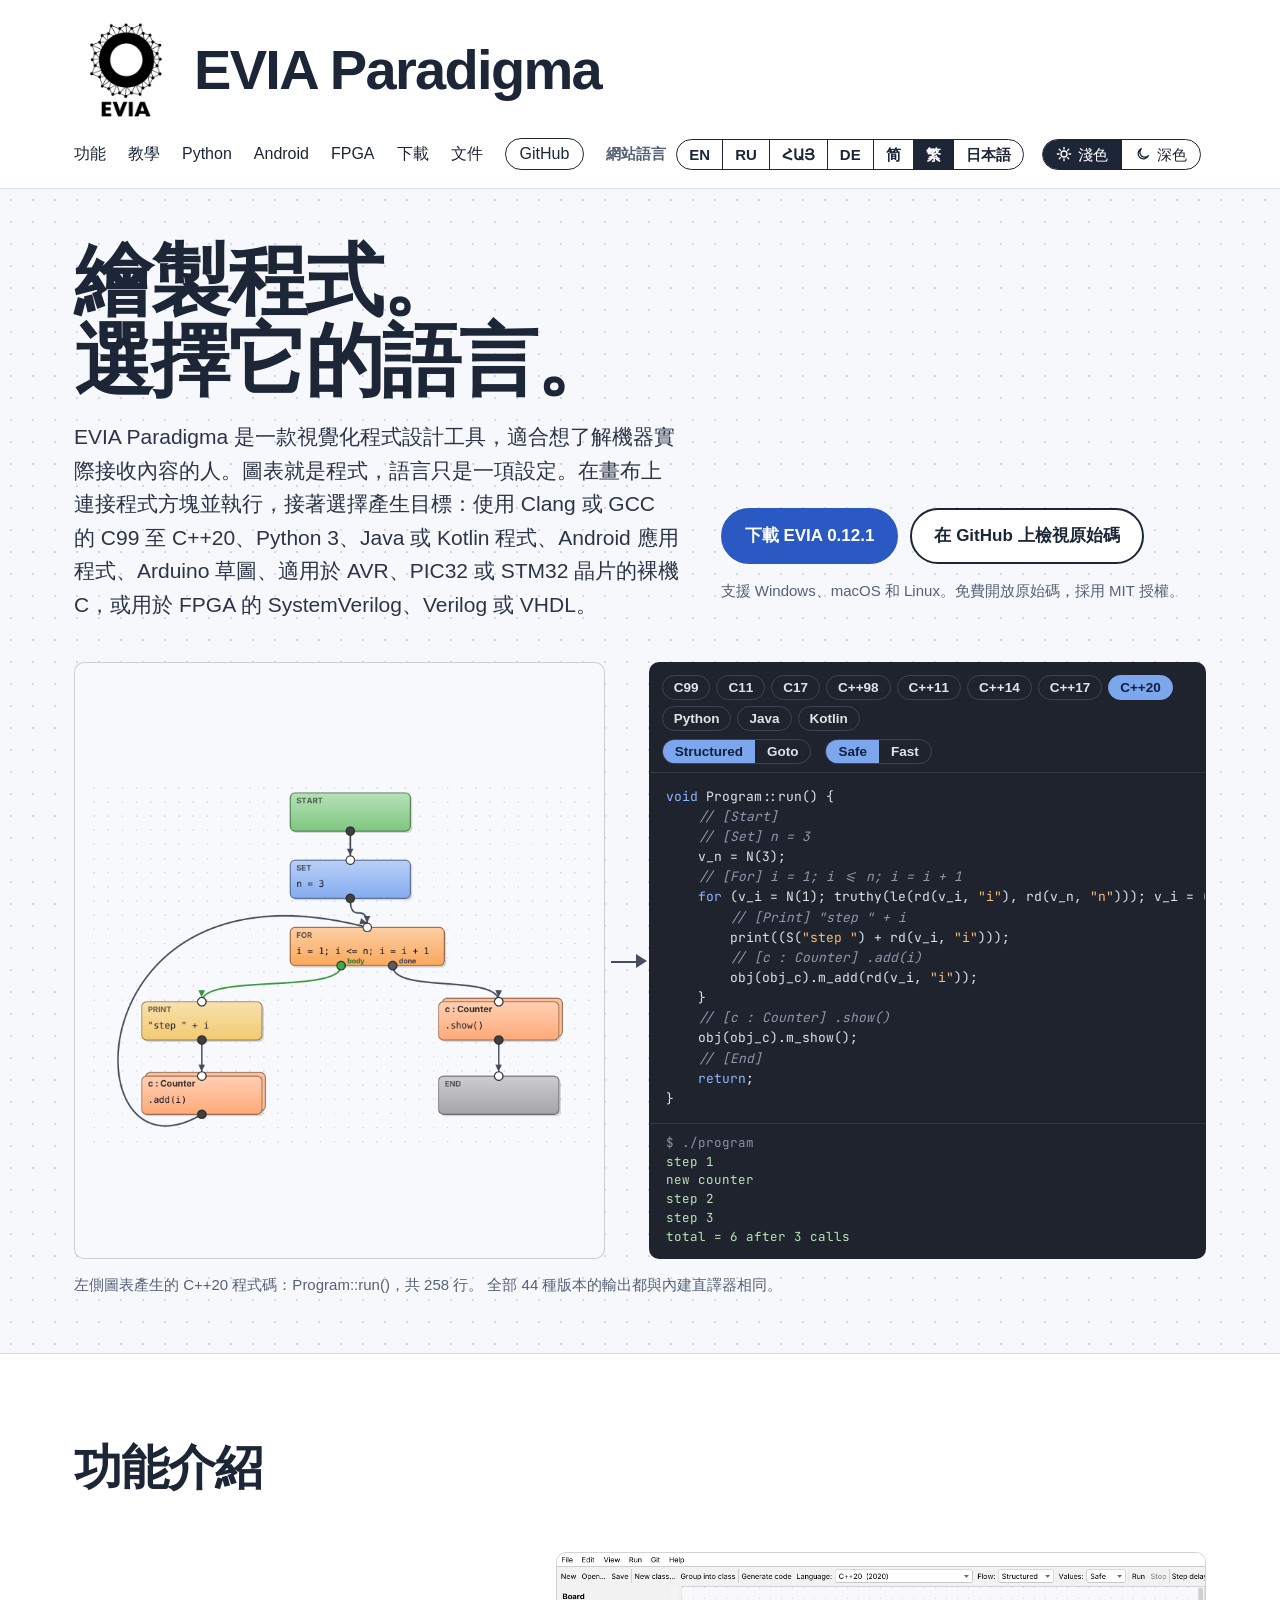
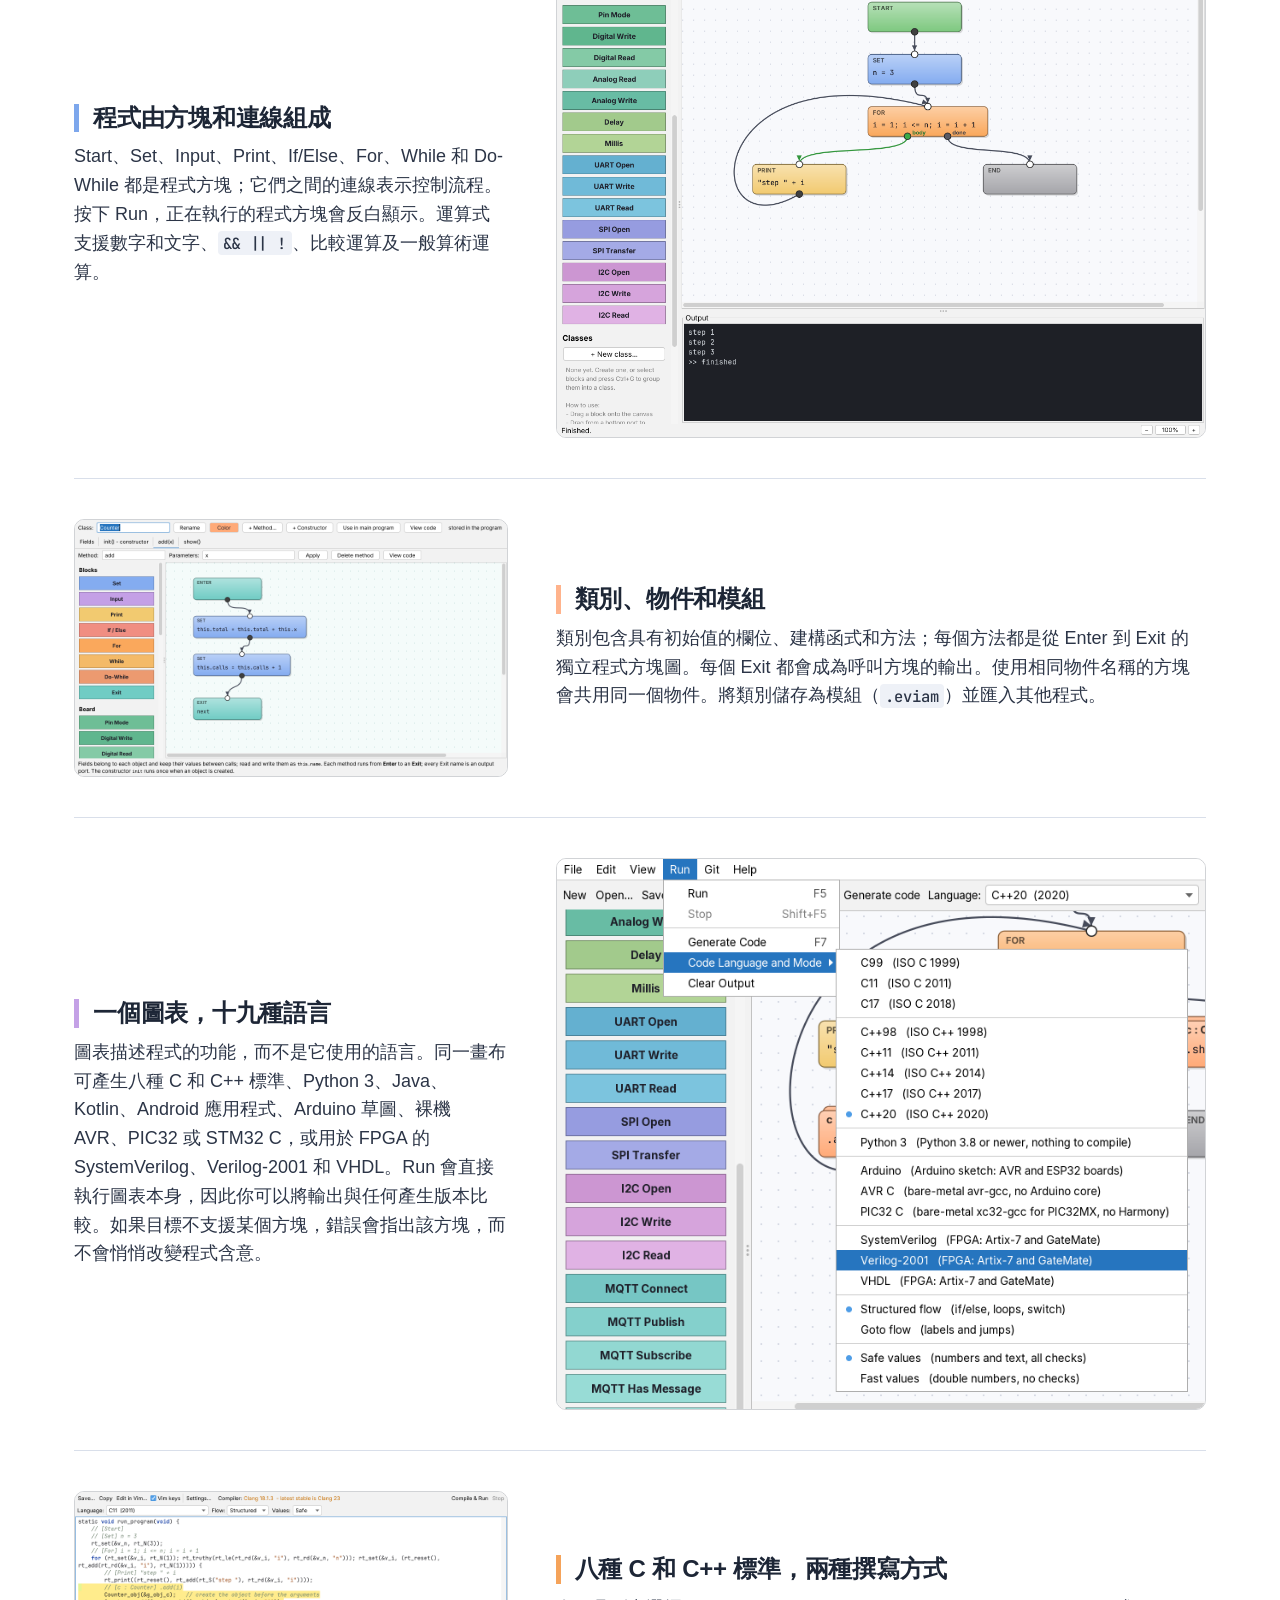
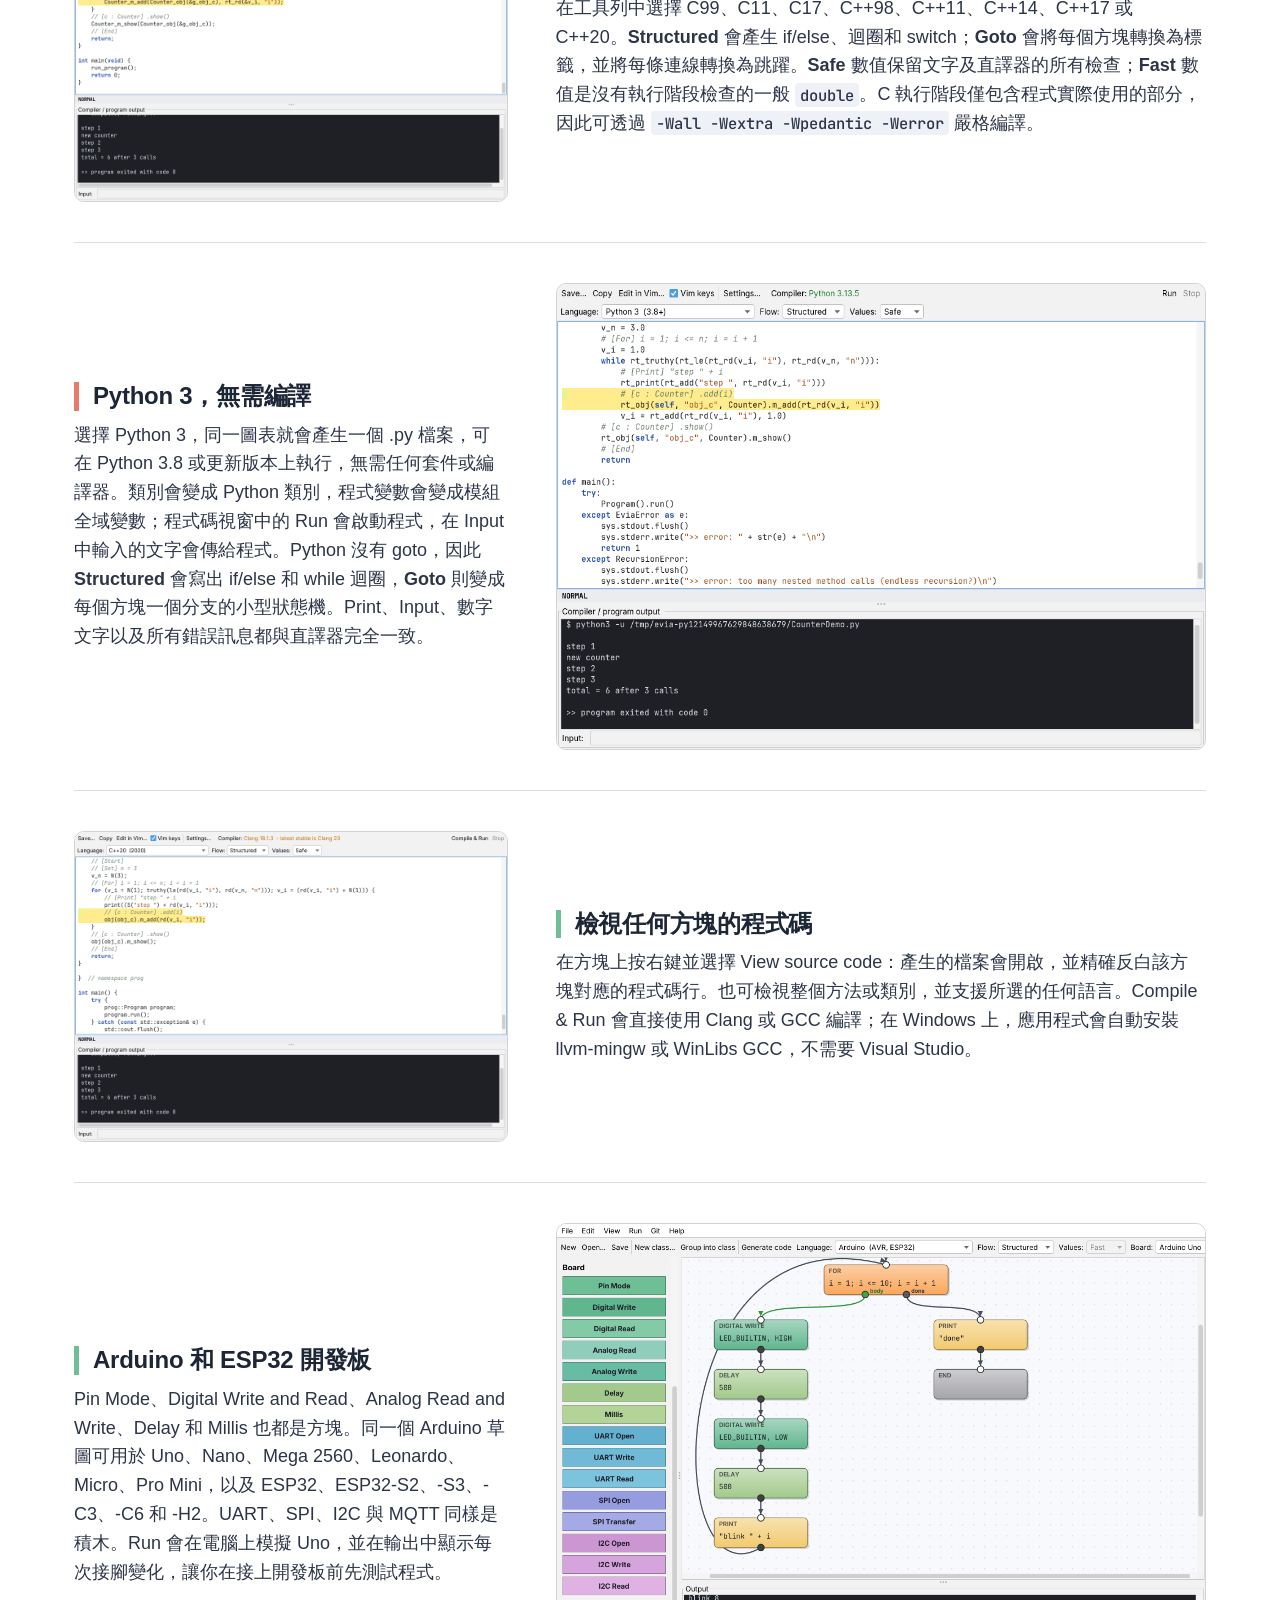
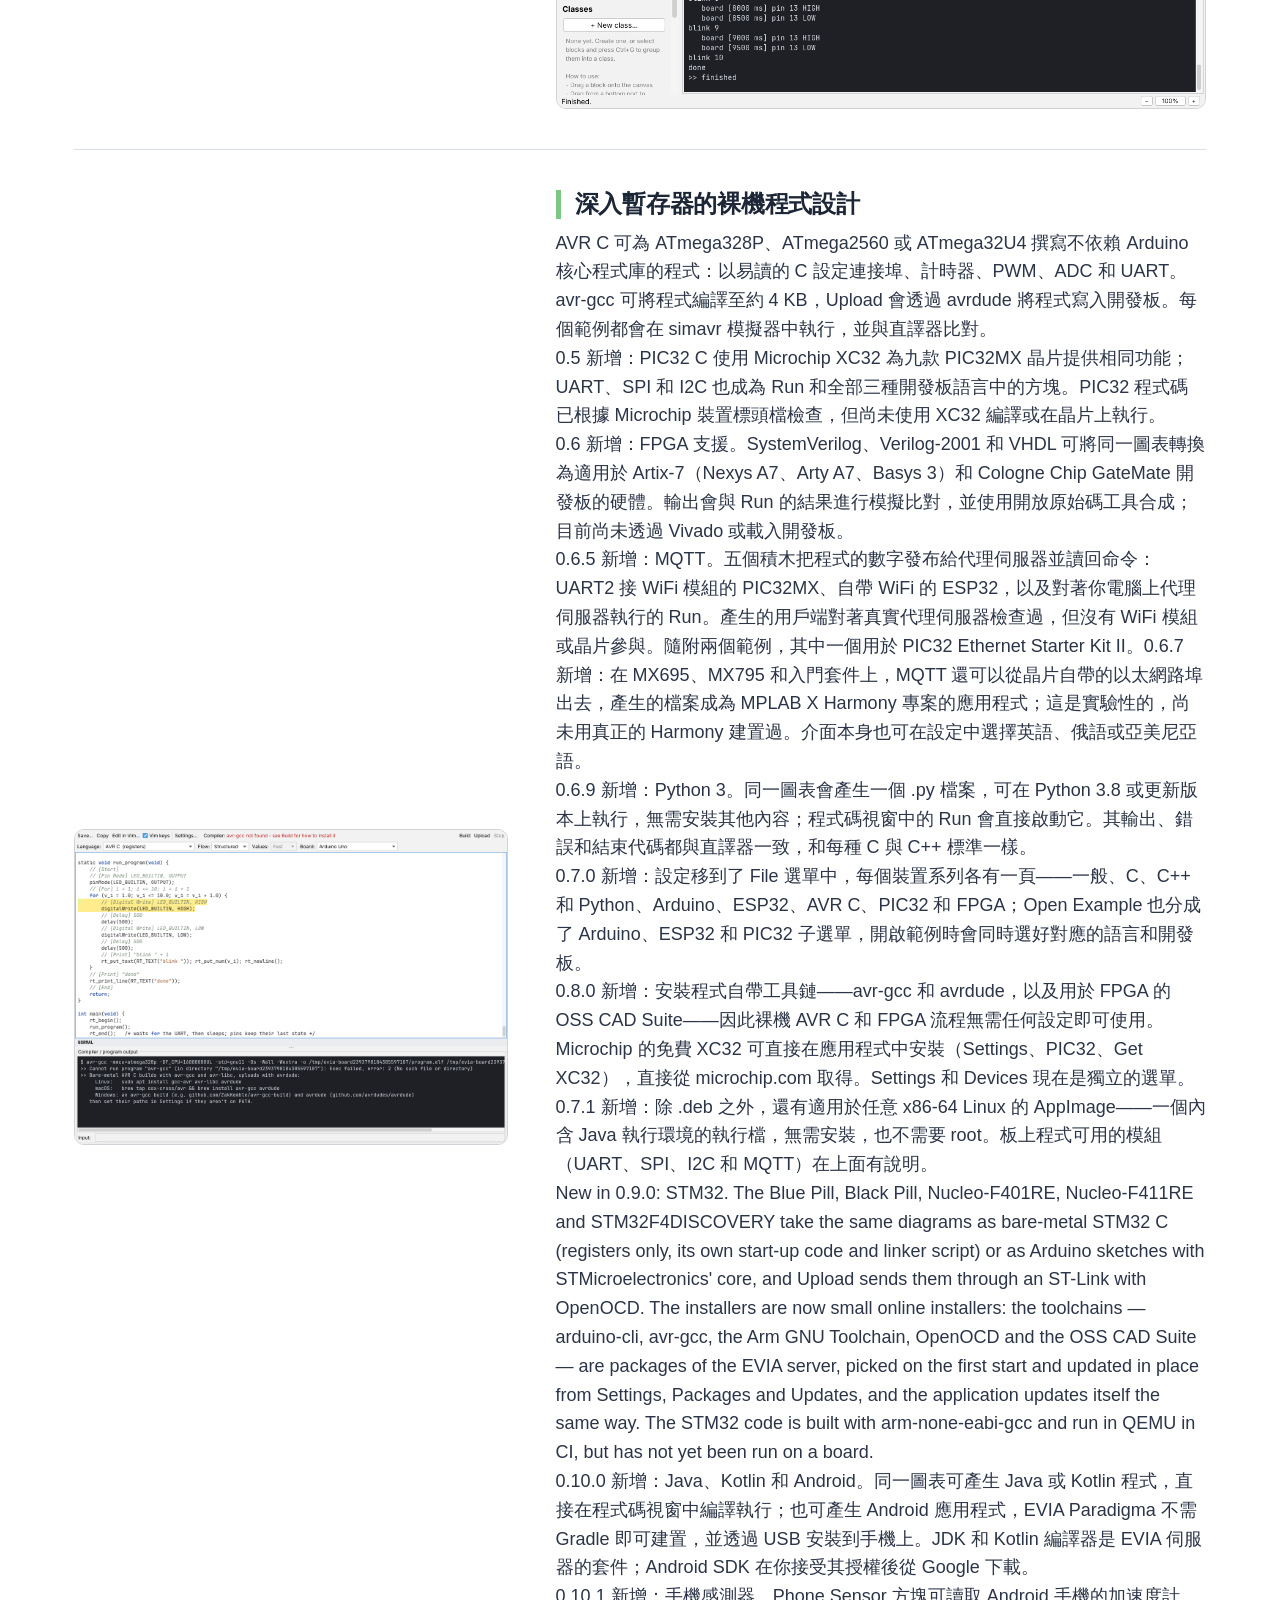
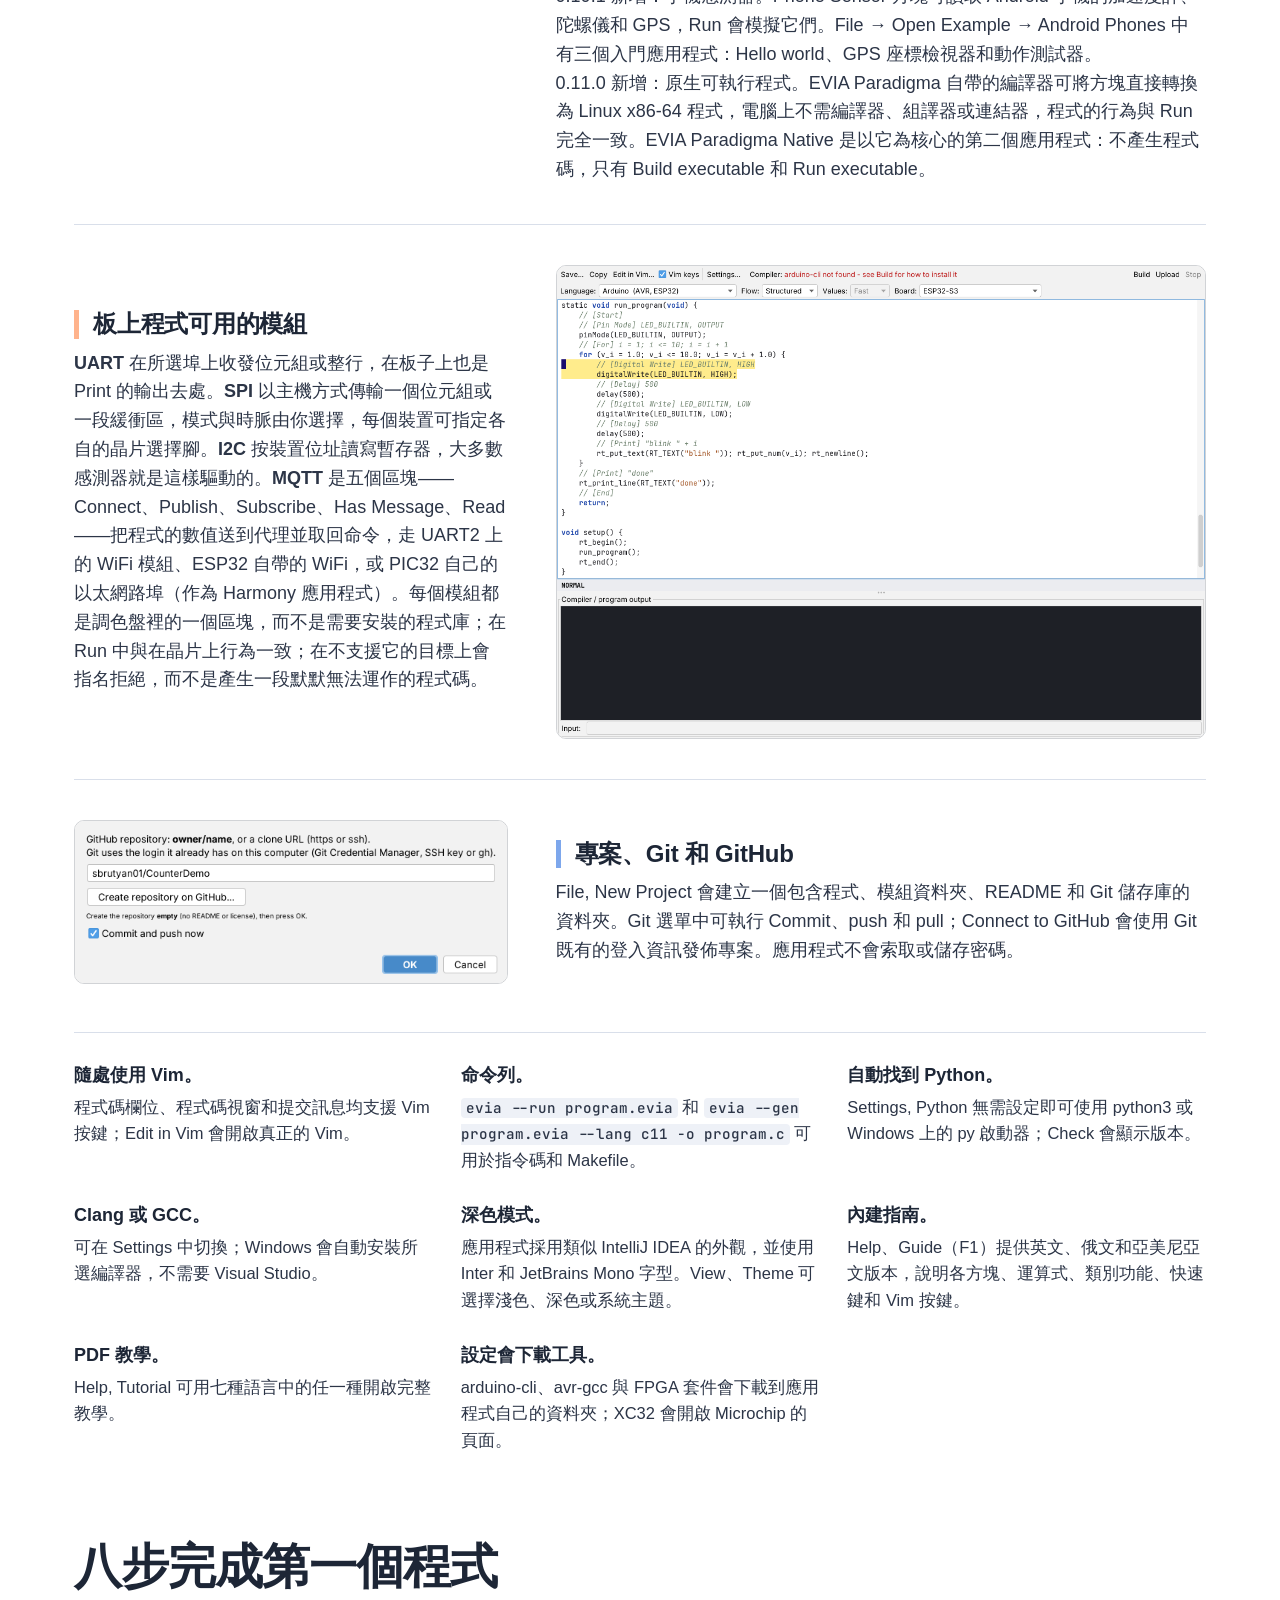
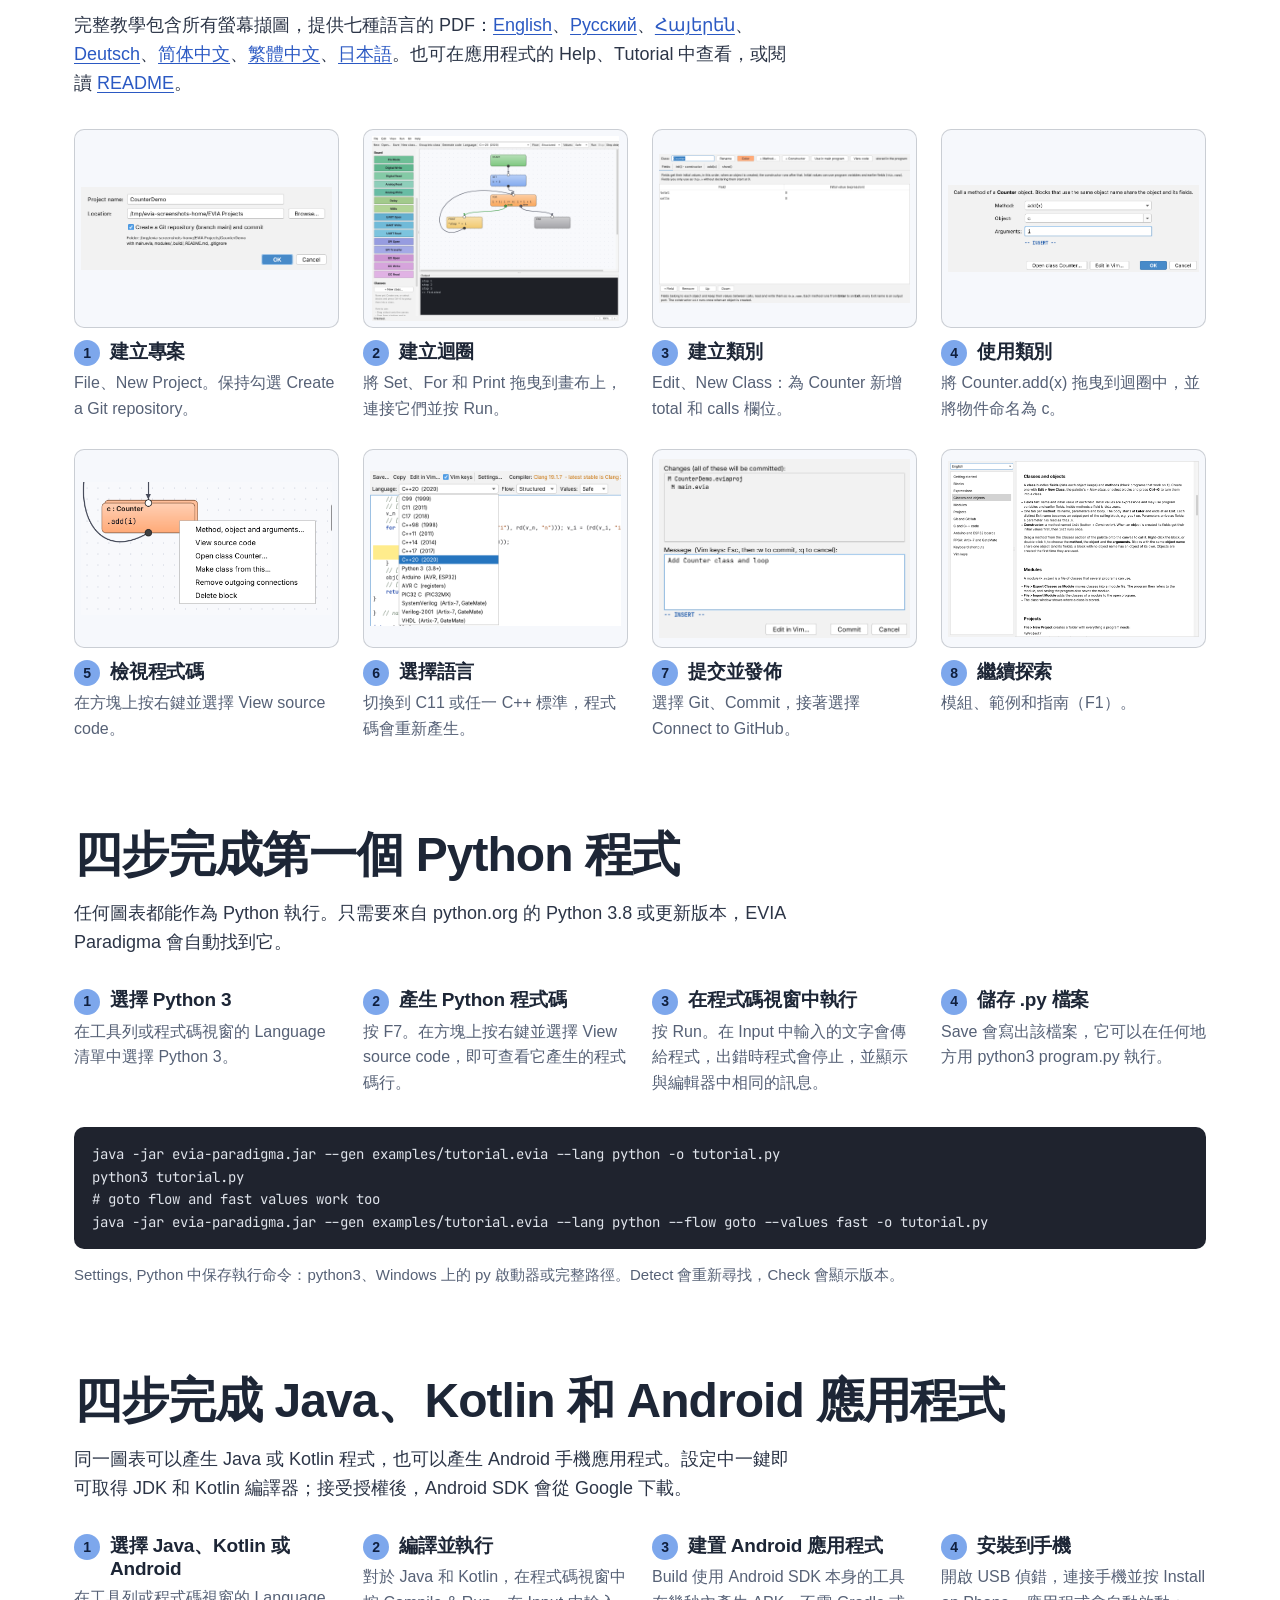
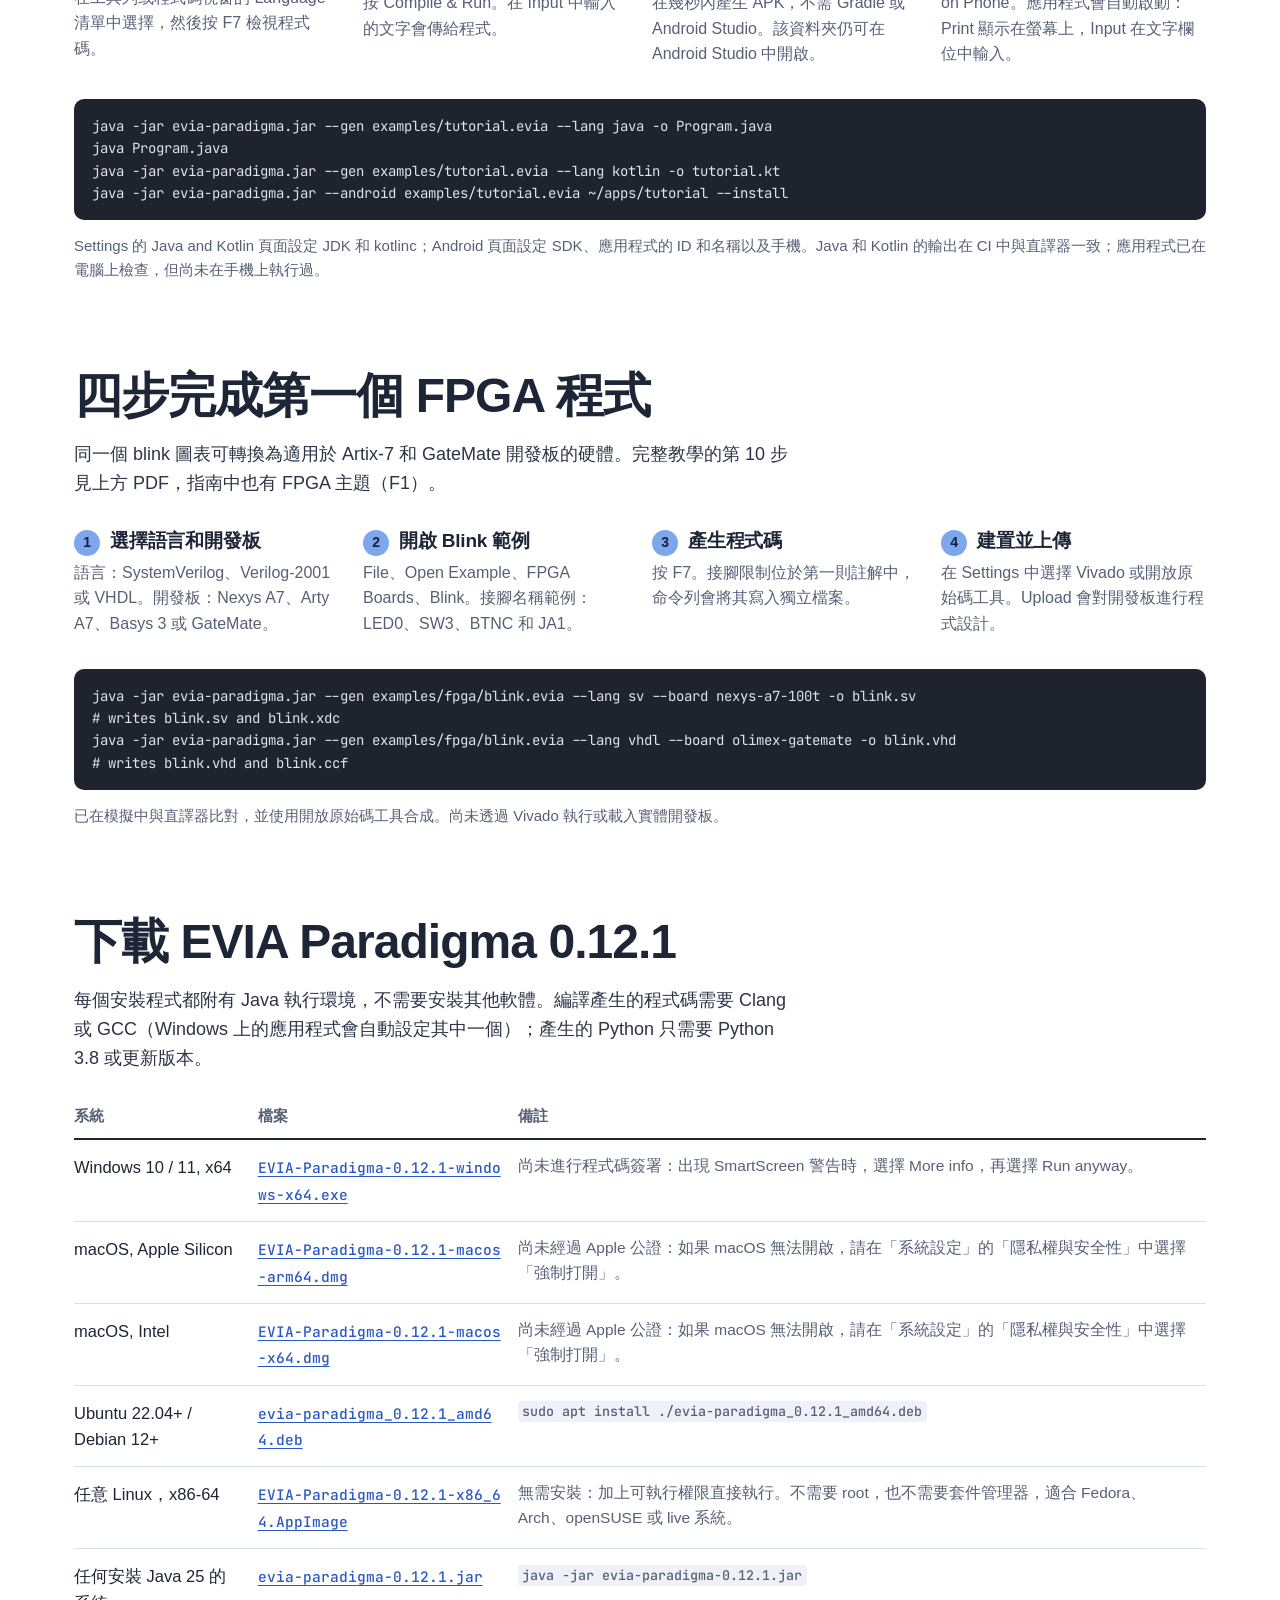
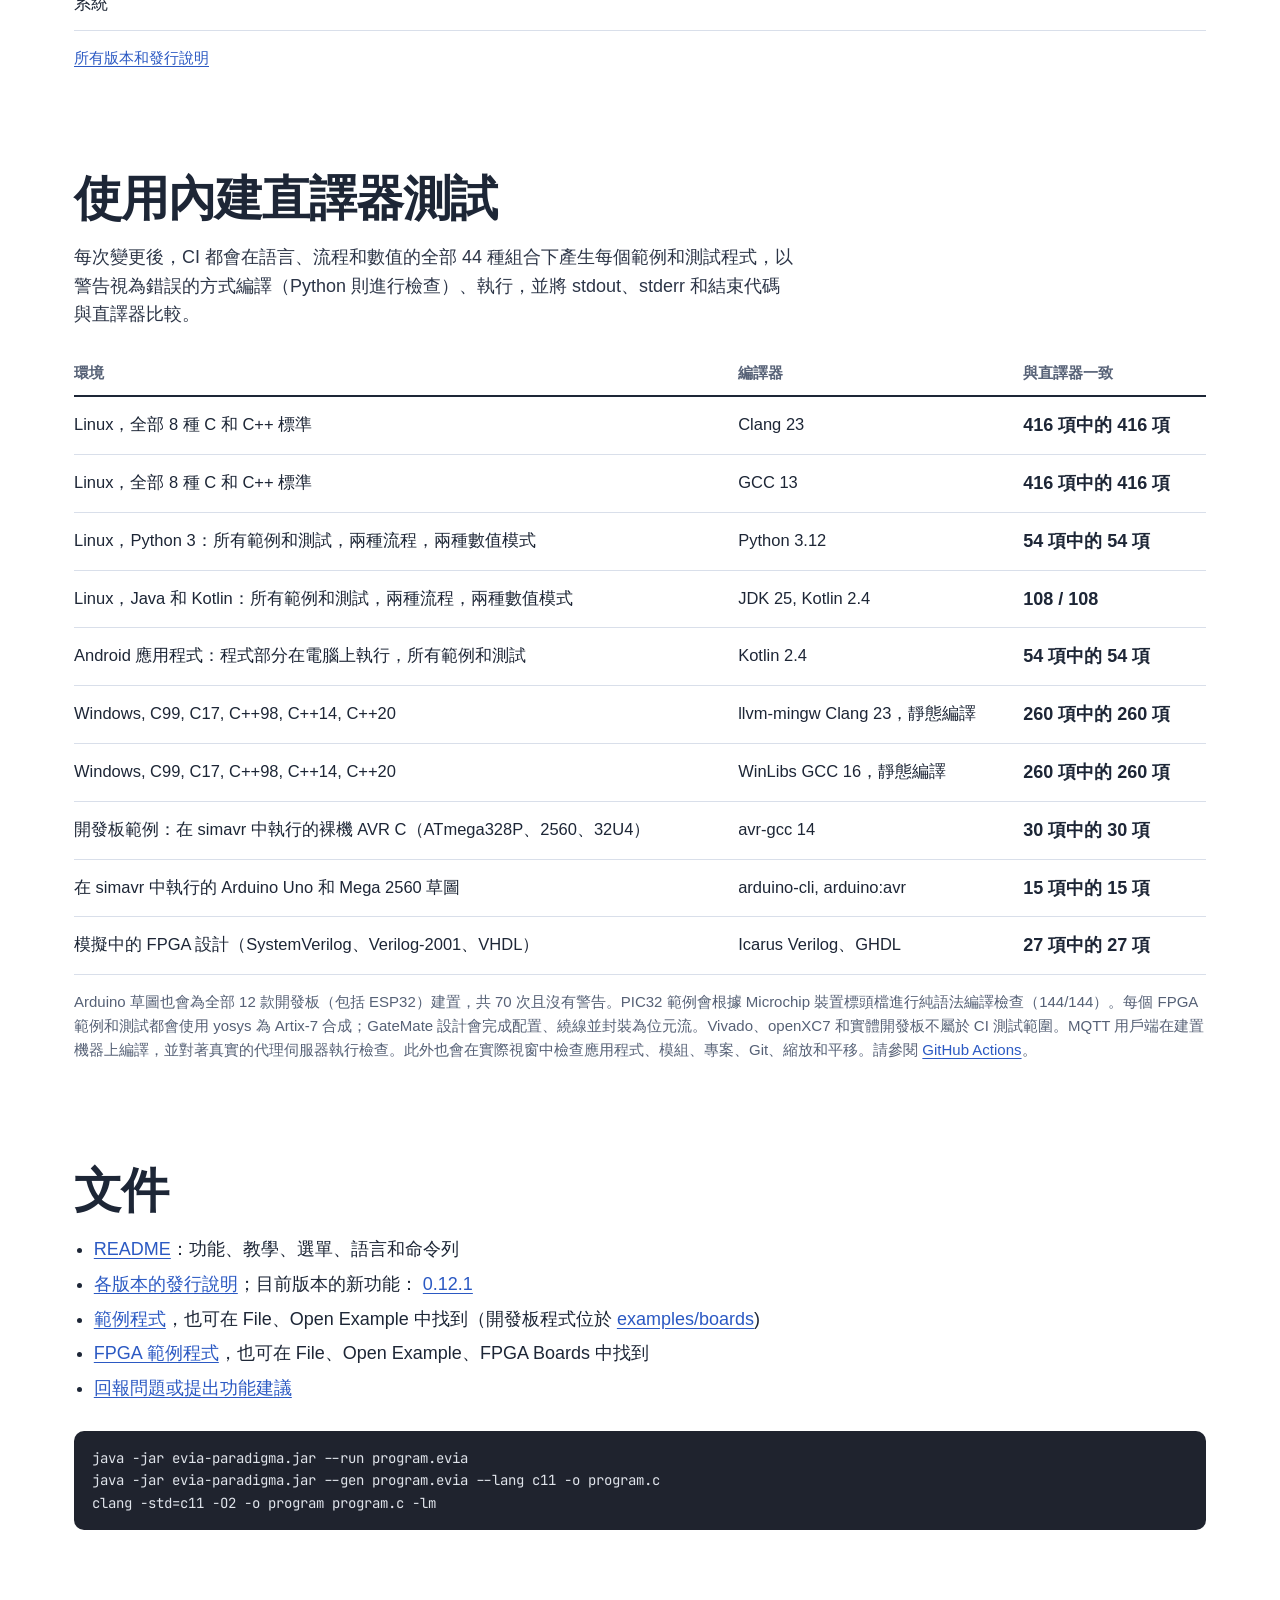
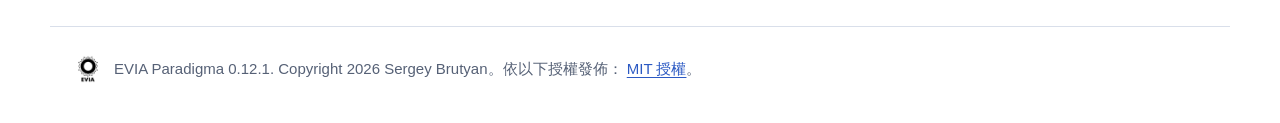
<file: zh-TW/index.html>
<!doctype html>
<html lang="zh-TW">
<head>
<meta charset="utf-8">
<meta name="viewport" content="width=device-width, initial-scale=1">
<title>EVIA Paradigma：可編譯為 C、C++、Python、Java、Kotlin、Android、韌體和 HDL 的視覺化程式設計</title>
<meta name="description" content="在畫布上連接程式方塊並執行，將其轉換為十九種語言之一的整潔原始碼檔案：使用 Clang 或 GCC 編譯的 C99 至 C++20、Python 3、Java、Kotlin、Android 應用程式、Arduino 草圖、裸機 AVR、PIC32 和 STM32 C，以及適用於 Artix-7 和 GateMate FPGA 的 SystemVerilog、Verilog 或 VHDL。支援類別、模組、專案、Git 和 Vim。免費開放原始碼（MIT）。">
<meta property="og:title" content="EVIA Paradigma">
<meta property="og:description" content="用程式方塊繪製程式。選擇它要轉換成的語言。">
<meta property="og:image" content="img/hero-diagram.png">
<link rel="icon" type="image/png" href="../img/logo.png">
<link rel="preload" href="../fonts/FamiljenGrotesk.woff" as="font" type="font/woff" crossorigin>
<meta name="color-scheme" content="light dark">
<script>
  // the theme chosen with the header switch (otherwise the system's), before the page is drawn
  try { var t = localStorage.getItem("evia-theme"); if (t === "dark" || t === "light") document.documentElement.dataset.theme = t; } catch (e) {}
</script>
<link rel="alternate" hreflang="en" href="https://sbrutyan01.github.io/EVIA-Paradigma/">
<link rel="alternate" hreflang="ru" href="https://sbrutyan01.github.io/EVIA-Paradigma/ru/">
<link rel="alternate" hreflang="hy" href="https://sbrutyan01.github.io/EVIA-Paradigma/hy/">
<link rel="alternate" hreflang="de" href="https://sbrutyan01.github.io/EVIA-Paradigma/de/">
<link rel="alternate" hreflang="zh-CN" href="https://sbrutyan01.github.io/EVIA-Paradigma/zh-CN/">
<link rel="alternate" hreflang="zh-TW" href="https://sbrutyan01.github.io/EVIA-Paradigma/zh-TW/">
<link rel="alternate" hreflang="ja" href="https://sbrutyan01.github.io/EVIA-Paradigma/ja/">
<link rel="stylesheet" href="../style.css?v=c53edfd3fe">
</head>
<body>

<a class="skip" href="#main">跳到本文</a>

<header class="top">
  <a class="brand" href="#top" aria-label="EVIA Paradigma 首頁">
    <img class="logo-light" src="../img/logo.png" alt="" width="136" height="136">
    <img class="logo-dark" src="../img/logo-dark.png" alt="" width="136" height="136">
    <span>EVIA Paradigma</span>
  </a>
  <nav aria-label="主導覽">
    <a href="#features">功能</a>
    <a href="#tutorial">教學</a>
    <a href="#python">Python</a>
    <a href="#android">Android</a>
    <a href="#fpga">FPGA</a>
    <a href="#download">下載</a>
    <a href="#docs">文件</a>
    <a class="gh" href="https://github.com/sbrutyan01/EVIA-Paradigma">GitHub</a>
    <div class="top-tools">
    <div class="site-language" role="group" aria-label="網站語言">
      <span class="site-language-label">網站語言</span>
      <div class="site-langs">
        <a href=".././" hreflang="en" lang="en" title="English">EN</a>
        <a href="../ru/" hreflang="ru" lang="ru" title="Русский">RU</a>
        <a href="../hy/" hreflang="hy" lang="hy" title="Հայերեն">ՀԱՅ</a>
        <a href="../de/" hreflang="de" lang="de" title="Deutsch">DE</a>
        <a href="../zh-CN/" hreflang="zh-CN" lang="zh-CN" title="简体中文">简</a>
        <a href="../zh-TW/" hreflang="zh-TW" lang="zh-TW" aria-current="page" title="繁體中文">繁</a>
        <a href="../ja/" hreflang="ja" lang="ja" title="日本語">日本語</a>
      </div>
    </div>
    <div class="themes" role="group" aria-label="色彩主題">
      <button type="button" data-theme-choice="light" aria-pressed="true">
        <svg viewBox="0 0 24 24" fill="none" stroke="currentColor" stroke-width="2" stroke-linecap="round" aria-hidden="true">
          <circle cx="12" cy="12" r="4.5"/><path d="M12 2v2.5M12 19.5V22M2 12h2.5M19.5 12H22M4.9 4.9l1.8 1.8M17.3 17.3l1.8 1.8M4.9 19.1l1.8-1.8M17.3 6.7l1.8-1.8"/>
        </svg>淺色</button>
      <button type="button" data-theme-choice="dark" aria-pressed="false">
        <svg viewBox="0 0 24 24" fill="none" stroke="currentColor" stroke-width="2" stroke-linejoin="round" aria-hidden="true">
          <path d="M20 14.5A8 8 0 1 1 9.5 4a6.5 6.5 0 0 0 10.5 10.5z"/>
        </svg>深色</button>
    </div>
    </div>
  </nav>
</header>

<main id="main">

<section class="hero" id="top">
  <div class="hero-text">
    <h1>繪製程式。<br>選擇它的語言。</h1>
    <div class="hero-grid">
      <p class="lede">EVIA Paradigma 是一款視覺化程式設計工具，適合想了解機器實際接收內容的人。圖表就是程式，語言只是一項設定。在畫布上連接程式方塊並執行，接著選擇產生目標：使用 Clang 或 GCC 的 C99 至 C++20、Python 3、Java 或 Kotlin 程式、Android 應用程式、Arduino 草圖、適用於 AVR、PIC32 或 STM32 晶片的裸機 C，或用於 FPGA 的 SystemVerilog、Verilog 或 VHDL。</p>
      <div class="side">
        <p class="actions">
          <a class="btn primary" href="#download">下載 EVIA 0.12.1</a>
          <a class="btn" href="https://github.com/sbrutyan01/EVIA-Paradigma">在 GitHub 上檢視原始碼</a>
        </p>
        <p class="fine">支援 Windows、macOS 和 Linux。免費開放原始碼，採用 MIT 授權。</p>
      </div>
    </div>
  </div>

  <figure class="bench" aria-labelledby="bench-caption">
    <div class="bench-diagram">
      <img src="../img/hero-diagram.png" width="1440" height="1048"
           alt="程式方塊圖：Start、Set n = 3、一個從 1 到 n 的 For 迴圈（列印步驟並對 Counter 物件呼叫 c.add(i)），接著是 c.show() 和 End。">
    </div>
    <div class="bench-arrow" aria-hidden="true"></div>
    <div class="bench-code">
      <div class="controls" role="group" aria-label="產生程式碼選項">
        <div class="langs" role="tablist" aria-label="語言">
          <button role="tab" data-lang="c99">C99</button>
          <button role="tab" data-lang="c11">C11</button>
          <button role="tab" data-lang="c17">C17</button>
          <button role="tab" data-lang="c++98">C++98</button>
          <button role="tab" data-lang="c++11">C++11</button>
          <button role="tab" data-lang="c++14">C++14</button>
          <button role="tab" data-lang="c++17">C++17</button>
          <button role="tab" data-lang="c++20" aria-selected="true">C++20</button>
          <button role="tab" data-lang="python">Python</button>
          <button role="tab" data-lang="java">Java</button>
          <button role="tab" data-lang="kotlin">Kotlin</button>
        </div>
        <div class="modes">
          <span class="mode" role="radiogroup" aria-label="流程">
            <button role="radio" data-flow="structured" aria-checked="true">Structured</button>
            <button role="radio" data-flow="goto" aria-checked="false">Goto</button>
          </span>
          <span class="mode" role="radiogroup" aria-label="數值">
            <button role="radio" data-values="safe" aria-checked="true">Safe</button>
            <button role="radio" data-values="fast" aria-checked="false">Fast</button>
          </span>
        </div>
      </div>
      <pre class="code" tabindex="0" aria-live="polite"><code id="sample"></code></pre>
      <div class="run">
        <pre id="output" aria-label="程式輸出"></pre>
      </div>
    </div>
    <figcaption id="bench-caption"><span id="sample-note" data-note="左側圖表產生的 {lang} 程式碼：{fn}，共 {lines} 行。">左側圖表對應產生器實際寫出的程式碼。</span>
      全部 44 種版本的輸出都與內建直譯器相同。</figcaption>
  </figure>
</section>

<section class="features" id="features" aria-labelledby="features-h">
  <h2 id="features-h">功能介紹</h2>

  <article class="feature">
    <div class="feature-text">
      <h3>程式由方塊和連線組成</h3>
      <p>Start、Set、Input、Print、If/Else、For、While 和 Do-While 都是程式方塊；它們之間的連線表示控制流程。按下 Run，正在執行的程式方塊會反白顯示。運算式支援數字和文字、<code>&amp;&amp; || !</code>、比較運算及一般算術運算。</p>
    </div>
    <img src="../img/03-first-run.png" loading="lazy" width="2360" height="1760" alt="由程式方塊連接而成的 For 迴圈及其輸出：step 1、step 2、step 3。">
  </article>

  <article class="feature flip">
    <div class="feature-text">
      <h3>類別、物件和模組</h3>
      <p>類別包含具有初始值的欄位、建構函式和方法；每個方法都是從 Enter 到 Exit 的獨立程式方塊圖。每個 Exit 都會成為呼叫方塊的輸出。使用相同物件名稱的方塊會共用同一個物件。將類別儲存為模組（<code>.eviam</code>）並匯入其他程式。</p>
    </div>
    <img src="../img/05-class-method.png" loading="lazy" width="2160" height="1280" alt="Counter 類別視窗：包含欄位、建構函式和方法索引標籤；add(x) 方法將 x 加到 this.total。">
  </article>

  <article class="feature">
    <div class="feature-text">
      <h3>一個圖表，十九種語言</h3>
      <p>圖表描述程式的功能，而不是它使用的語言。同一畫布可產生八種 C 和 C++ 標準、Python 3、Java、Kotlin、Android 應用程式、Arduino 草圖、裸機 AVR、PIC32 或 STM32 C，或用於 FPGA 的 SystemVerilog、Verilog-2001 和 VHDL。Run 會直接執行圖表本身，因此你可以將輸出與任何產生版本比較。如果目標不支援某個方塊，錯誤會指出該方塊，而不會悄悄改變程式含意。</p>
    </div>
    <img src="../img/24-menu-code-language.png" loading="lazy" width="1516" height="1286" alt="已展開的 Code Language and Mode 選單：C99 至 C++20、Python 3、Arduino、AVR C、PIC32 C、SystemVerilog、Verilog-2001 和 VHDL，下方是流程與數值。">
  </article>

  <article class="feature flip">
    <div class="feature-text">
      <h3>八種 C 和 C++ 標準，兩種撰寫方式</h3>
      <p>在工具列中選擇 C99、C11、C17、C++98、C++11、C++14、C++17 或 C++20。<b>Structured</b> 會產生 if/else、迴圈和 switch；<b>Goto</b> 會將每個方塊轉換為標籤，並將每條連線轉換為跳躍。<b>Safe</b> 數值保留文字及直譯器的所有檢查；<b>Fast</b> 數值是沒有執行階段檢查的一般 <code>double</code>。C 執行階段僅包含程式實際使用的部分，因此可透過 <code>-Wall -Wextra -Wpedantic -Werror</code> 嚴格編譯。</p>
    </div>
    <img src="../img/22-c11-compile-run.png" loading="lazy" width="2120" height="1520" alt="顯示 C11 程式的程式碼視窗，已使用 Clang 編譯並執行。">
  </article>

  <article class="feature">
    <div class="feature-text">
      <h3>Python 3，無需編譯</h3>
      <p>選擇 Python 3，同一圖表就會產生一個 .py 檔案，可在 Python 3.8 或更新版本上執行，無需任何套件或編譯器。類別會變成 Python 類別，程式變數會變成模組全域變數；程式碼視窗中的 Run 會啟動程式，在 Input 中輸入的文字會傳給程式。Python 沒有 goto，因此 <b>Structured</b> 會寫出 if/else 和 while 迴圈，<b>Goto</b> 則變成每個方塊一個分支的小型狀態機。Print、Input、數字文字以及所有錯誤訊息都與直譯器完全一致。</p>
    </div>
    <img src="../img/35-python-run.png" loading="lazy" width="2120" height="1520" alt="程式碼視窗中以 Python 3 顯示的教學程式，使用 Python 3.13 執行；c.add(i) 方塊對應的行已醒目標示。">
  </article>

  <article class="feature flip">
    <div class="feature-text">
      <h3>檢視任何方塊的程式碼</h3>
      <p>在方塊上按右鍵並選擇 View source code：產生的檔案會開啟，並精確反白該方塊對應的程式碼行。也可檢視整個方法或類別，並支援所選的任何語言。Compile &amp; Run 會直接使用 Clang 或 GCC 編譯；在 Windows 上，應用程式會自動安裝 llvm-mingw 或 WinLibs GCC，不需要 Visual Studio。</p>
    </div>
    <img src="../img/11-compile-run.png" loading="lazy" width="2120" height="1520" alt="產生的 C++ 程式碼中，c.add(i) 方塊對應的行已反白，程式碼已使用 Clang 編譯並執行。">
  </article>

  <article class="feature">
    <div class="feature-text">
      <h3>Arduino 和 ESP32 開發板</h3>
      <p>Pin Mode、Digital Write and Read、Analog Read and Write、Delay 和 Millis 也都是方塊。同一個 Arduino 草圖可用於 Uno、Nano、Mega 2560、Leonardo、Micro、Pro Mini，以及 ESP32、ESP32-S2、-S3、-C3、-C6 和 -H2。UART、SPI、I2C 與 MQTT 同樣是積木。Run 會在電腦上模擬 Uno，並在輸出中顯示每次接腳變化，讓你在接上開發板前先測試程式。</p>
    </div>
    <img src="../img/27-board-simulated.png" loading="lazy" width="2360" height="1760" alt="範例 blink 的方塊調色盤中包含 Board 方塊；輸出顯示模擬的 13 號接腳每 500 毫秒切換一次。">
  </article>

  <article class="feature flip">
    <div class="feature-text">
      <h3>深入暫存器的裸機程式設計</h3>
      <p>AVR C 可為 ATmega328P、ATmega2560 或 ATmega32U4 撰寫不依賴 Arduino 核心程式庫的程式：以易讀的 C 設定連接埠、計時器、PWM、ADC 和 UART。avr-gcc 可將程式編譯至約 4 KB，Upload 會透過 avrdude 將程式寫入開發板。每個範例都會在 simavr 模擬器中執行，並與直譯器比對。</p>
      <p>0.5 新增：PIC32 C 使用 Microchip XC32 為九款 PIC32MX 晶片提供相同功能；UART、SPI 和 I2C 也成為 Run 和全部三種開發板語言中的方塊。PIC32 程式碼已根據 Microchip 裝置標頭檔檢查，但尚未使用 XC32 編譯或在晶片上執行。</p>
      <p>0.6 新增：FPGA 支援。SystemVerilog、Verilog-2001 和 VHDL 可將同一圖表轉換為適用於 Artix-7（Nexys A7、Arty A7、Basys 3）和 Cologne Chip GateMate 開發板的硬體。輸出會與 Run 的結果進行模擬比對，並使用開放原始碼工具合成；目前尚未透過 Vivado 或載入開發板。</p>
      <p>0.6.5 新增：MQTT。五個積木把程式的數字發布給代理伺服器並讀回命令：UART2 接 WiFi 模組的 PIC32MX、自帶 WiFi 的 ESP32，以及對著你電腦上代理伺服器執行的 Run。產生的用戶端對著真實代理伺服器檢查過，但沒有 WiFi 模組或晶片參與。隨附兩個範例，其中一個用於 PIC32 Ethernet Starter Kit II。0.6.7 新增：在 MX695、MX795 和入門套件上，MQTT 還可以從晶片自帶的以太網路埠出去，產生的檔案成為 MPLAB X Harmony 專案的應用程式；這是實驗性的，尚未用真正的 Harmony 建置過。介面本身也可在設定中選擇英語、俄語或亞美尼亞語。</p>
      <p>0.6.9 新增：Python 3。同一圖表會產生一個 .py 檔案，可在 Python 3.8 或更新版本上執行，無需安裝其他內容；程式碼視窗中的 Run 會直接啟動它。其輸出、錯誤和結束代碼都與直譯器一致，和每種 C 與 C++ 標準一樣。</p>
      <p>0.7.0 新增：設定移到了 File 選單中，每個裝置系列各有一頁——一般、C、C++ 和 Python、Arduino、ESP32、AVR C、PIC32 和 FPGA；Open Example 也分成了 Arduino、ESP32 和 PIC32 子選單，開啟範例時會同時選好對應的語言和開發板。</p>
      <p>0.8.0 新增：安裝程式自帶工具鏈——avr-gcc 和 avrdude，以及用於 FPGA 的 OSS CAD Suite——因此裸機 AVR C 和 FPGA 流程無需任何設定即可使用。Microchip 的免費 XC32 可直接在應用程式中安裝（Settings、PIC32、Get XC32），直接從 microchip.com 取得。Settings 和 Devices 現在是獨立的選單。</p>
      <p>0.7.1 新增：除 .deb 之外，還有適用於任意 x86-64 Linux 的 AppImage——一個內含 Java 執行環境的執行檔，無需安裝，也不需要 root。板上程式可用的模組（UART、SPI、I2C 和 MQTT）在上面有說明。</p>
      <p>New in 0.9.0: STM32. The Blue Pill, Black Pill, Nucleo-F401RE, Nucleo-F411RE and STM32F4DISCOVERY take the same diagrams as bare-metal STM32 C (registers only, its own start-up code and linker script) or as Arduino sketches with STMicroelectronics' core, and Upload sends them through an ST-Link with OpenOCD. The installers are now small online installers: the toolchains — arduino-cli, avr-gcc, the Arm GNU Toolchain, OpenOCD and the OSS CAD Suite — are packages of the EVIA server, picked on the first start and updated in place from Settings, Packages and Updates, and the application updates itself the same way. The STM32 code is built with arm-none-eabi-gcc and run in QEMU in CI, but has not yet been run on a board.</p>
      <p>0.10.0 新增：Java、Kotlin 和 Android。同一圖表可產生 Java 或 Kotlin 程式，直接在程式碼視窗中編譯執行；也可產生 Android 應用程式，EVIA Paradigma 不需 Gradle 即可建置，並透過 USB 安裝到手機上。JDK 和 Kotlin 編譯器是 EVIA 伺服器的套件；Android SDK 在你接受其授權後從 Google 下載。</p>
      <p>0.10.1 新增：手機感測器。Phone Sensor 方塊可讀取 Android 手機的加速度計、陀螺儀和 GPS，Run 會模擬它們。File → Open Example → Android Phones 中有三個入門應用程式：Hello world、GPS 座標檢視器和動作測試器。</p>
      <p>0.11.0 新增：原生可執行程式。EVIA Paradigma 自帶的編譯器可將方塊直接轉換為 Linux x86-64 程式，電腦上不需編譯器、組譯器或連結器，程式的行為與 Run 完全一致。EVIA Paradigma Native 是以它為核心的第二個應用程式：不產生程式碼，只有 Build executable 和 Run executable。</p>
    </div>
    <img src="../img/29-avr-build.png" loading="lazy" width="2360" height="1720" alt="blink 程式以裸機 AVR C 撰寫，使用 avr-gcc 14 為 Arduino Uno 編譯：程式碼大小 4032 位元組。">
  </article>

  <article class="feature">
    <div class="feature-text">
      <h3>板上程式可用的模組</h3>
      <p><b>UART</b> 在所選埠上收發位元組或整行，在板子上也是 Print 的輸出去處。<b>SPI</b> 以主機方式傳輸一個位元組或一段緩衝區，模式與時脈由你選擇，每個裝置可指定各自的晶片選擇腳。<b>I2C</b> 按裝置位址讀寫暫存器，大多數感測器就是這樣驅動的。<b>MQTT</b> 是五個區塊——Connect、Publish、Subscribe、Has Message、Read——把程式的數值送到代理並取回命令，走 UART2 上的 WiFi 模組、ESP32 自帶的 WiFi，或 PIC32 自己的以太網路埠（作為 Harmony 應用程式）。每個模組都是調色盤裡的一個區塊，而不是需要安裝的程式庫；在 Run 中與在晶片上行為一致；在不支援它的目標上會指名拒絕，而不是產生一段默默無法運作的程式碼。</p>
    </div>
    <img src="../img/28-arduino-sketch.png" loading="lazy" width="2360" height="1720" alt="板上程式顯示為 Arduino 草稿，旁邊是它的 UART 輸出。">
  </article>

  <article class="feature flip">
    <div class="feature-text">
      <h3>專案、Git 和 GitHub</h3>
      <p>File, New Project 會建立一個包含程式、模組資料夾、README 和 Git 儲存庫的資料夾。Git 選單中可執行 Commit、push 和 pull；Connect to GitHub 會使用 Git 既有的登入資訊發佈專案。應用程式不會索取或儲存密碼。</p>
    </div>
    <img src="../img/18-connect-github.png" loading="lazy" width="1110" height="392" alt="Connect to GitHub 對話方塊，儲存庫名稱為 sbrutyan01/CounterDemo。">
  </article>

  <ul class="extras">
    <li><b>隨處使用 Vim。</b>程式碼欄位、程式碼視窗和提交訊息均支援 Vim 按鍵；Edit in Vim 會開啟真正的 Vim。</li>
    <li><b>命令列。</b> <code>evia --run program.evia</code> 和 <code>evia --gen program.evia --lang c11 -o program.c</code> 可用於指令碼和 Makefile。</li>
    <li><b>自動找到 Python。</b> Settings, Python 無需設定即可使用 python3 或 Windows 上的 py 啟動器；Check 會顯示版本。</li>
    <li><b>Clang 或 GCC。</b>可在 Settings 中切換；Windows 會自動安裝所選編譯器，不需要 Visual Studio。</li>
    <li><b>深色模式。</b>應用程式採用類似 IntelliJ IDEA 的外觀，並使用 Inter 和 JetBrains Mono 字型。View、Theme 可選擇淺色、深色或系統主題。</li>
    <li><b>內建指南。</b>Help、Guide（F1）提供英文、俄文和亞美尼亞文版本，說明各方塊、運算式、類別功能、快速鍵和 Vim 按鍵。</li>
    <li><b>PDF 教學。</b> Help, Tutorial 可用七種語言中的任一種開啟完整教學。</li>
    <li><b>設定會下載工具。</b> arduino-cli、avr-gcc 與 FPGA 套件會下載到應用程式自己的資料夾；XC32 會開啟 Microchip 的頁面。</li>
  </ul>
</section>

<section class="tutorial" id="tutorial" aria-labelledby="tutorial-h">
  <h2 id="tutorial-h">八步完成第一個程式</h2>
  <p class="section-lede">完整教學包含所有螢幕擷圖，提供七種語言的 PDF：<a href="../tutorial/EVIA-Paradigma-Tutorial.en.pdf">English</a>、<a href="../tutorial/EVIA-Paradigma-Tutorial.ru.pdf">Русский</a>、<a href="../tutorial/EVIA-Paradigma-Tutorial.hy.pdf">Հայերեն</a>、<a href="../tutorial/EVIA-Paradigma-Tutorial.de.pdf">Deutsch</a>、<a href="../tutorial/EVIA-Paradigma-Tutorial.zh-CN.pdf">简体中文</a>、<a href="../tutorial/EVIA-Paradigma-Tutorial.zh-TW.pdf">繁體中文</a>、<a href="../tutorial/EVIA-Paradigma-Tutorial.ja.pdf">日本語</a>。也可在應用程式的 Help、Tutorial 中查看，或閱讀 <a href="https://github.com/sbrutyan01/EVIA-Paradigma#tutorial">README</a>。</p>
  <ol class="steps">
    <li><img src="../img/01-new-project.png" loading="lazy" alt=""><h3>建立專案</h3><p>File、New Project。保持勾選 Create a Git repository。</p></li>
    <li><img src="../img/03-first-run.png" loading="lazy" alt=""><h3>建立迴圈</h3><p>將 Set、For 和 Print 拖曳到畫布上，連接它們並按 Run。</p></li>
    <li><img src="../img/04-class-fields.png" loading="lazy" alt=""><h3>建立類別</h3><p>Edit、New Class：為 Counter 新增 total 和 calls 欄位。</p></li>
    <li><img src="../img/07-call-dialog.png" loading="lazy" alt=""><h3>使用類別</h3><p>將 Counter.add(x) 拖曳到迴圈中，並將物件命名為 c。</p></li>
    <li><img src="../img/09-block-menu.png" loading="lazy" alt=""><h3>檢視程式碼</h3><p>在方塊上按右鍵並選擇 View source code。</p></li>
    <li><img src="../img/21-language-dropdown.png" loading="lazy" alt=""><h3>選擇語言</h3><p>切換到 C11 或任一 C++ 標準，程式碼會重新產生。</p></li>
    <li><img src="../img/17-commit.png" loading="lazy" alt=""><h3>提交並發佈</h3><p>選擇 Git、Commit，接著選擇 Connect to GitHub。</p></li>
    <li><img src="../img/20-help-guide.png" loading="lazy" alt=""><h3>繼續探索</h3><p>模組、範例和指南（F1）。</p></li>
  </ol>
</section>

<section class="tutorial" id="python" aria-labelledby="python-h">
  <h2 id="python-h">四步完成第一個 Python 程式</h2>
  <p class="section-lede">任何圖表都能作為 Python 執行。只需要來自 python.org 的 Python 3.8 或更新版本，EVIA Paradigma 會自動找到它。</p>
  <ol class="steps">
    <li><h3>選擇 Python 3</h3><p>在工具列或程式碼視窗的 Language 清單中選擇 Python 3。</p></li>
    <li><h3>產生 Python 程式碼</h3><p>按 F7。在方塊上按右鍵並選擇 View source code，即可查看它產生的程式碼行。</p></li>
    <li><h3>在程式碼視窗中執行</h3><p>按 Run。在 Input 中輸入的文字會傳給程式，出錯時程式會停止，並顯示與編輯器中相同的訊息。</p></li>
    <li><h3>儲存 .py 檔案</h3><p>Save 會寫出該檔案，它可以在任何地方用 python3 program.py 執行。</p></li>
  </ol>
  <pre class="cli"><code>java -jar evia-paradigma.jar --gen examples/tutorial.evia --lang python -o tutorial.py
python3 tutorial.py
# goto flow and fast values work too
java -jar evia-paradigma.jar --gen examples/tutorial.evia --lang python --flow goto --values fast -o tutorial.py</code></pre>
  <p class="fine">Settings, Python 中保存執行命令：python3、Windows 上的 py 啟動器或完整路徑。Detect 會重新尋找，Check 會顯示版本。</p>
</section>

<section class="tutorial" id="android" aria-labelledby="android-h">
  <h2 id="android-h">四步完成 Java、Kotlin 和 Android 應用程式</h2>
  <p class="section-lede">同一圖表可以產生 Java 或 Kotlin 程式，也可以產生 Android 手機應用程式。設定中一鍵即可取得 JDK 和 Kotlin 編譯器；接受授權後，Android SDK 會從 Google 下載。</p>
  <ol class="steps">
    <li><h3>選擇 Java、Kotlin 或 Android</h3><p>在工具列或程式碼視窗的 Language 清單中選擇，然後按 F7 檢視程式碼。</p></li>
    <li><h3>編譯並執行</h3><p>對於 Java 和 Kotlin，在程式碼視窗中按 Compile &amp; Run。在 Input 中輸入的文字會傳給程式。</p></li>
    <li><h3>建置 Android 應用程式</h3><p>Build 使用 Android SDK 本身的工具在幾秒內產生 APK，不需 Gradle 或 Android Studio。該資料夾仍可在 Android Studio 中開啟。</p></li>
    <li><h3>安裝到手機</h3><p>開啟 USB 偵錯，連接手機並按 Install on Phone。應用程式會自動啟動：Print 顯示在螢幕上，Input 在文字欄位中輸入。</p></li>
  </ol>
  <pre class="cli"><code>java -jar evia-paradigma.jar --gen examples/tutorial.evia --lang java -o Program.java
java Program.java
java -jar evia-paradigma.jar --gen examples/tutorial.evia --lang kotlin -o tutorial.kt
java -jar evia-paradigma.jar --android examples/tutorial.evia ~/apps/tutorial --install</code></pre>
  <p class="fine">Settings 的 Java and Kotlin 頁面設定 JDK 和 kotlinc；Android 頁面設定 SDK、應用程式的 ID 和名稱以及手機。Java 和 Kotlin 的輸出在 CI 中與直譯器一致；應用程式已在電腦上檢查，但尚未在手機上執行過。</p>
</section>

<section class="tutorial" id="fpga" aria-labelledby="fpga-h">
  <h2 id="fpga-h">四步完成第一個 FPGA 程式</h2>
  <p class="section-lede">同一個 blink 圖表可轉換為適用於 Artix-7 和 GateMate 開發板的硬體。完整教學的第 10 步見上方 PDF，指南中也有 FPGA 主題（F1）。</p>
  <ol class="steps">
    <li><h3>選擇語言和開發板</h3><p>語言：SystemVerilog、Verilog-2001 或 VHDL。開發板：Nexys A7、Arty A7、Basys 3 或 GateMate。</p></li>
    <li><h3>開啟 Blink 範例</h3><p>File、Open Example、FPGA Boards、Blink。接腳名稱範例：LED0、SW3、BTNC 和 JA1。</p></li>
    <li><h3>產生程式碼</h3><p>按 F7。接腳限制位於第一則註解中，命令列會將其寫入獨立檔案。</p></li>
    <li><h3>建置並上傳</h3><p>在 Settings 中選擇 Vivado 或開放原始碼工具。Upload 會對開發板進行程式設計。</p></li>
  </ol>
  <pre class="cli"><code>java -jar evia-paradigma.jar --gen examples/fpga/blink.evia --lang sv --board nexys-a7-100t -o blink.sv
# writes blink.sv and blink.xdc
java -jar evia-paradigma.jar --gen examples/fpga/blink.evia --lang vhdl --board olimex-gatemate -o blink.vhd
# writes blink.vhd and blink.ccf</code></pre>
  <p class="fine">已在模擬中與直譯器比對，並使用開放原始碼工具合成。尚未透過 Vivado 執行或載入實體開發板。</p>
</section>

<section class="download" id="download" aria-labelledby="download-h">
  <h2 id="download-h">下載 EVIA Paradigma 0.12.1</h2>
  <p class="section-lede">每個安裝程式都附有 Java 執行環境，不需要安裝其他軟體。編譯產生的程式碼需要 Clang 或 GCC（Windows 上的應用程式會自動設定其中一個）；產生的 Python 只需要 Python 3.8 或更新版本。</p>
  <table class="dl">
    <thead><tr><th scope="col">系統</th><th scope="col">檔案</th><th scope="col">備註</th></tr></thead>
    <tbody>
      <tr><td>Windows 10 / 11, x64</td>
        <td><a href="https://github.com/sbrutyan01/EVIA-Paradigma/releases/download/v0.12.1/EVIA-Paradigma-0.12.1-windows-x64.exe">EVIA-Paradigma-0.12.1-windows-x64.exe</a></td>
        <td>尚未進行程式碼簽署：出現 SmartScreen 警告時，選擇 More info，再選擇 Run anyway。</td></tr>
      <tr><td>macOS, Apple Silicon</td>
        <td><a href="https://github.com/sbrutyan01/EVIA-Paradigma/releases/download/v0.12.1/EVIA-Paradigma-0.12.1-macos-arm64.dmg">EVIA-Paradigma-0.12.1-macos-arm64.dmg</a></td>
        <td>尚未經過 Apple 公證：如果 macOS 無法開啟，請在「系統設定」的「隱私權與安全性」中選擇「強制打開」。</td></tr>
      <tr><td>macOS, Intel</td>
        <td><a href="https://github.com/sbrutyan01/EVIA-Paradigma/releases/download/v0.12.1/EVIA-Paradigma-0.12.1-macos-x64.dmg">EVIA-Paradigma-0.12.1-macos-x64.dmg</a></td>
        <td>尚未經過 Apple 公證：如果 macOS 無法開啟，請在「系統設定」的「隱私權與安全性」中選擇「強制打開」。</td></tr>
      <tr><td>Ubuntu 22.04+ / Debian 12+</td>
        <td><a href="https://github.com/sbrutyan01/EVIA-Paradigma/releases/download/v0.12.1/evia-paradigma_0.12.1_amd64.deb">evia-paradigma_0.12.1_amd64.deb</a></td>
        <td><code>sudo apt install ./evia-paradigma_0.12.1_amd64.deb</code></td></tr>
      <tr><td>任意 Linux，x86-64</td>
        <td><a href="https://github.com/sbrutyan01/EVIA-Paradigma/releases/download/v0.12.1/EVIA-Paradigma-0.12.1-x86_64.AppImage">EVIA-Paradigma-0.12.1-x86_64.AppImage</a></td>
        <td>無需安裝：加上可執行權限直接執行。不需要 root，也不需要套件管理器，適合 Fedora、Arch、openSUSE 或 live 系統。</td></tr>
      <tr><td>任何安裝 Java 25 的系統</td>
        <td><a href="https://github.com/sbrutyan01/EVIA-Paradigma/releases/download/v0.12.1/evia-paradigma-0.12.1.jar">evia-paradigma-0.12.1.jar</a></td>
        <td><code>java -jar evia-paradigma-0.12.1.jar</code></td></tr>
    </tbody>
  </table>
  <p class="fine"><a href="https://github.com/sbrutyan01/EVIA-Paradigma/releases">所有版本和發行說明</a></p>
</section>

<section class="tested" aria-labelledby="tested-h">
  <h2 id="tested-h">使用內建直譯器測試</h2>
  <p class="section-lede">每次變更後，CI 都會在語言、流程和數值的全部 44 種組合下產生每個範例和測試程式，以警告視為錯誤的方式編譯（Python 則進行檢查）、執行，並將 stdout、stderr 和結束代碼與直譯器比較。</p>
  <table class="results">
    <thead><tr><th scope="col">環境</th><th scope="col">編譯器</th><th scope="col">與直譯器一致</th></tr></thead>
    <tbody>
      <tr><td>Linux，全部 8 種 C 和 C++ 標準</td><td>Clang 23</td><td>416 項中的 416 項</td></tr>
      <tr><td>Linux，全部 8 種 C 和 C++ 標準</td><td>GCC 13</td><td>416 項中的 416 項</td></tr>
      <tr><td>Linux，Python 3：所有範例和測試，兩種流程，兩種數值模式</td><td>Python 3.12</td><td>54 項中的 54 項</td></tr>
      <tr><td>Linux，Java 和 Kotlin：所有範例和測試，兩種流程，兩種數值模式</td><td>JDK 25, Kotlin 2.4</td><td>108 / 108</td></tr>
      <tr><td>Android 應用程式：程式部分在電腦上執行，所有範例和測試</td><td>Kotlin 2.4</td><td>54 項中的 54 項</td></tr>
      <tr><td>Windows, C99, C17, C++98, C++14, C++20</td><td>llvm-mingw Clang 23，靜態編譯</td><td>260 項中的 260 項</td></tr>
      <tr><td>Windows, C99, C17, C++98, C++14, C++20</td><td>WinLibs GCC 16，靜態編譯</td><td>260 項中的 260 項</td></tr>
      <tr><td>開發板範例：在 simavr 中執行的裸機 AVR C（ATmega328P、2560、32U4）</td><td>avr-gcc 14</td><td>30 項中的 30 項</td></tr>
      <tr><td>在 simavr 中執行的 Arduino Uno 和 Mega 2560 草圖</td><td>arduino-cli, arduino:avr</td><td>15 項中的 15 項</td></tr>
      <tr><td>模擬中的 FPGA 設計（SystemVerilog、Verilog-2001、VHDL）</td><td>Icarus Verilog、GHDL</td><td>27 項中的 27 項</td></tr>
    </tbody>
  </table>
  <p class="fine">Arduino 草圖也會為全部 12 款開發板（包括 ESP32）建置，共 70 次且沒有警告。PIC32 範例會根據 Microchip 裝置標頭檔進行純語法編譯檢查（144/144）。每個 FPGA 範例和測試都會使用 yosys 為 Artix-7 合成；GateMate 設計會完成配置、繞線並封裝為位元流。Vivado、openXC7 和實體開發板不屬於 CI 測試範圍。MQTT 用戶端在建置機器上編譯，並對著真實的代理伺服器執行檢查。此外也會在實際視窗中檢查應用程式、模組、專案、Git、縮放和平移。請參閱 <a href="https://github.com/sbrutyan01/EVIA-Paradigma/actions">GitHub Actions</a>。</p>
</section>

<section class="docs" id="docs" aria-labelledby="docs-h">
  <h2 id="docs-h">文件</h2>
  <ul class="doclinks">
    <li><a href="https://github.com/sbrutyan01/EVIA-Paradigma#readme">README</a>：功能、教學、選單、語言和命令列</li>
    <li><a href="https://github.com/sbrutyan01/EVIA-Paradigma/tree/main/docs/release-notes">各版本的發行說明</a>；目前版本的新功能： <a href="https://github.com/sbrutyan01/EVIA-Paradigma/releases/tag/v0.12.1">0.12.1</a></li>
    <li><a href="https://github.com/sbrutyan01/EVIA-Paradigma/tree/main/examples">範例程式</a>，也可在 File、Open Example 中找到（開發板程式位於 <a href="https://github.com/sbrutyan01/EVIA-Paradigma/tree/main/examples/boards">examples/boards</a>)</li>
    <li><a href="https://github.com/sbrutyan01/EVIA-Paradigma/tree/main/examples/fpga">FPGA 範例程式</a>，也可在 File、Open Example、FPGA Boards 中找到</li>
    <li><a href="https://github.com/sbrutyan01/EVIA-Paradigma/issues">回報問題或提出功能建議</a></li>
  </ul>
  <pre class="cli"><code>java -jar evia-paradigma.jar --run program.evia
java -jar evia-paradigma.jar --gen program.evia --lang c11 -o program.c
clang -std=c11 -O2 -o program program.c -lm</code></pre>
</section>

</main>

<footer class="foot">
  <img class="logo-light" src="../img/logo.png" alt="" width="28" height="28">
  <img class="logo-dark" src="../img/logo-dark.png" alt="" width="28" height="28">
  <p>EVIA Paradigma 0.12.1. Copyright 2026 Sergey Brutyan。依以下授權發佈：
    <a href="https://github.com/sbrutyan01/EVIA-Paradigma/blob/main/LICENSE">MIT 授權</a>。</p>
</footer>

<script src="../samples.js?v=980ee24be0"></script>
<script src="../app.js?v=922a62308d"></script>
</body>
</html>
</file>
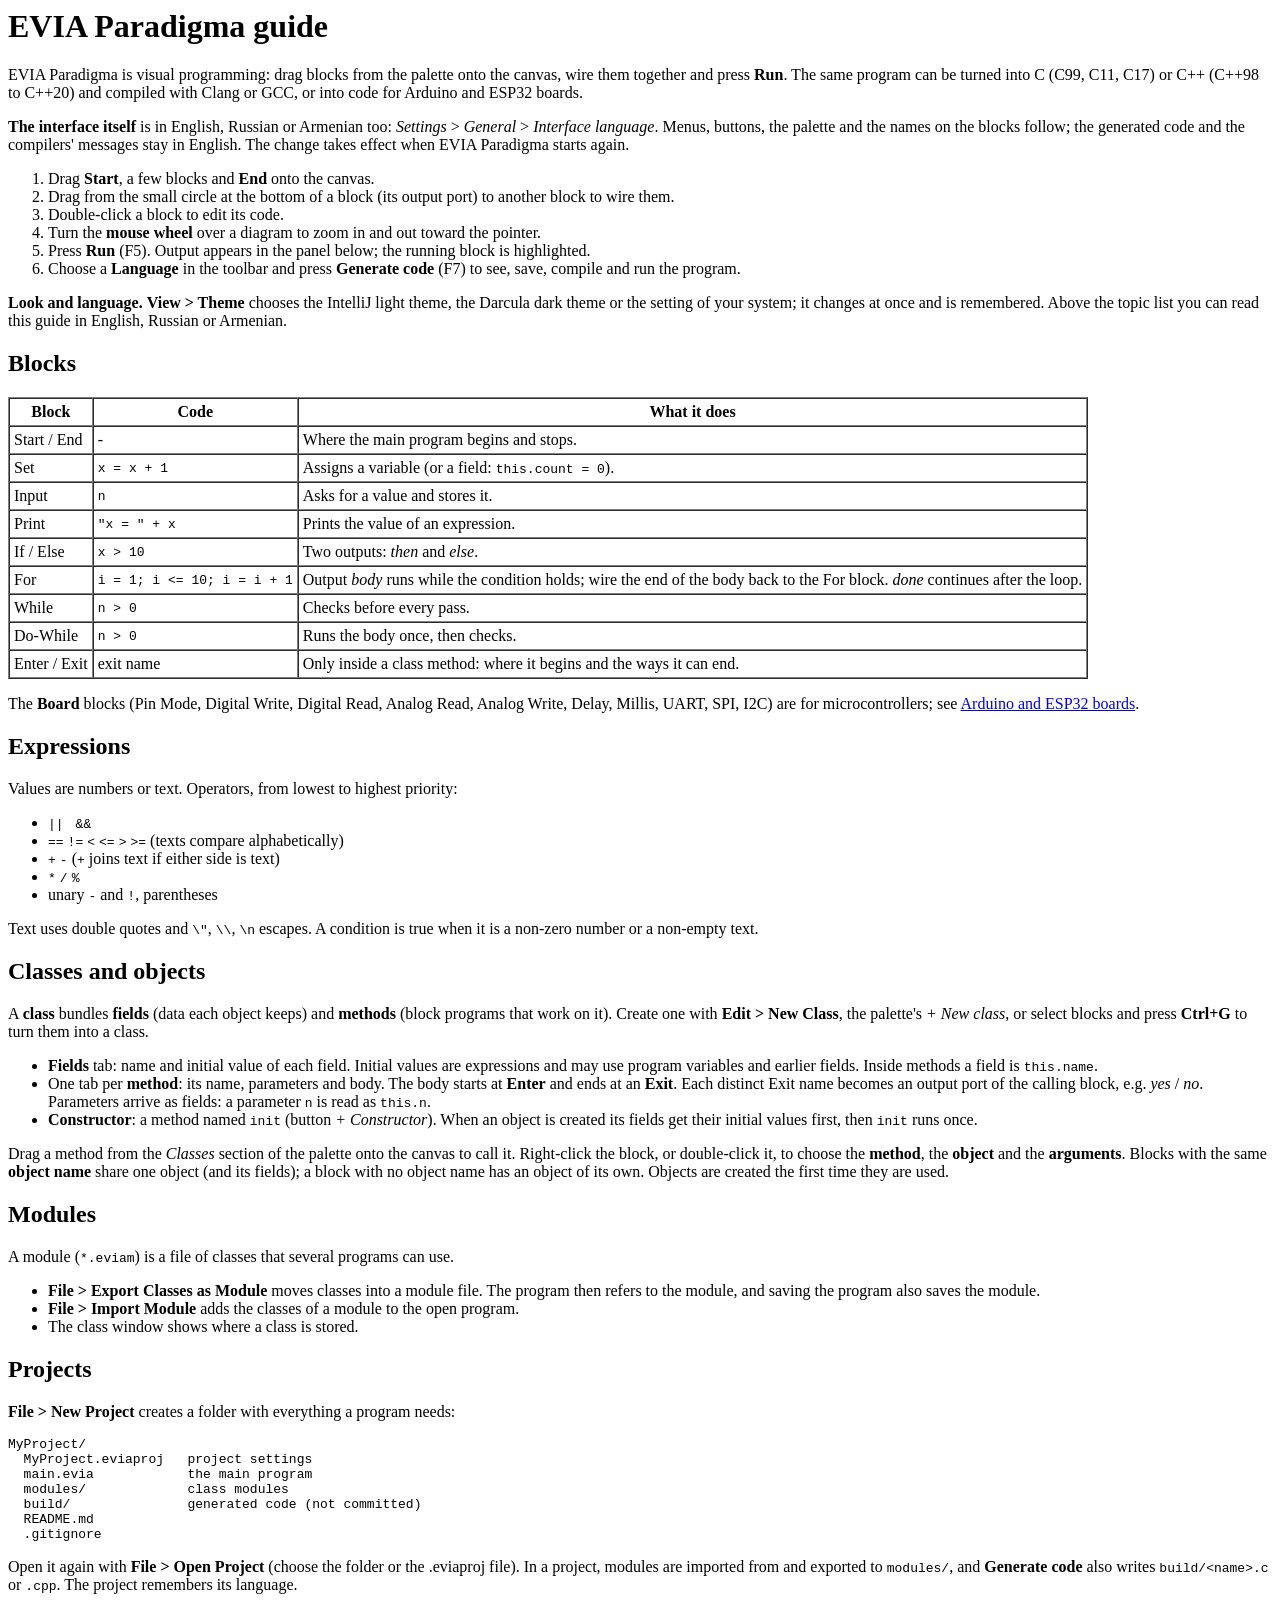
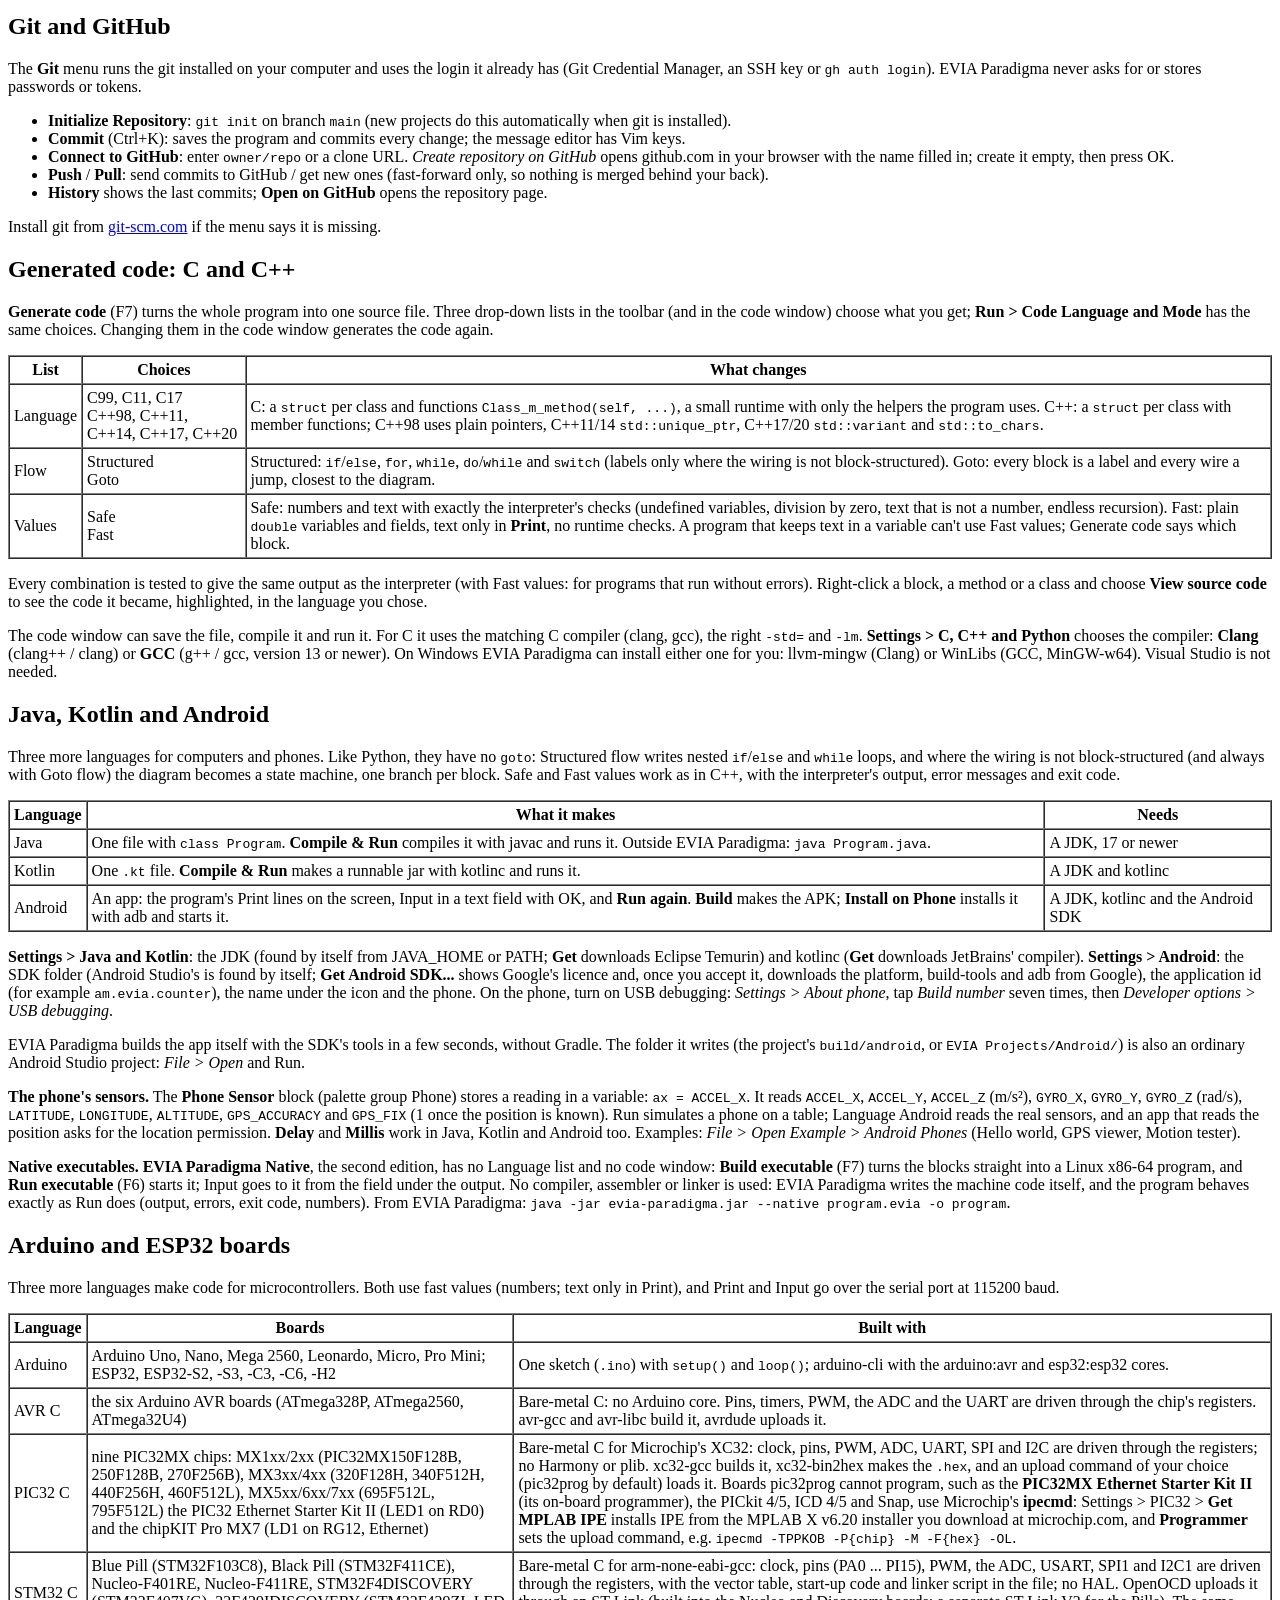
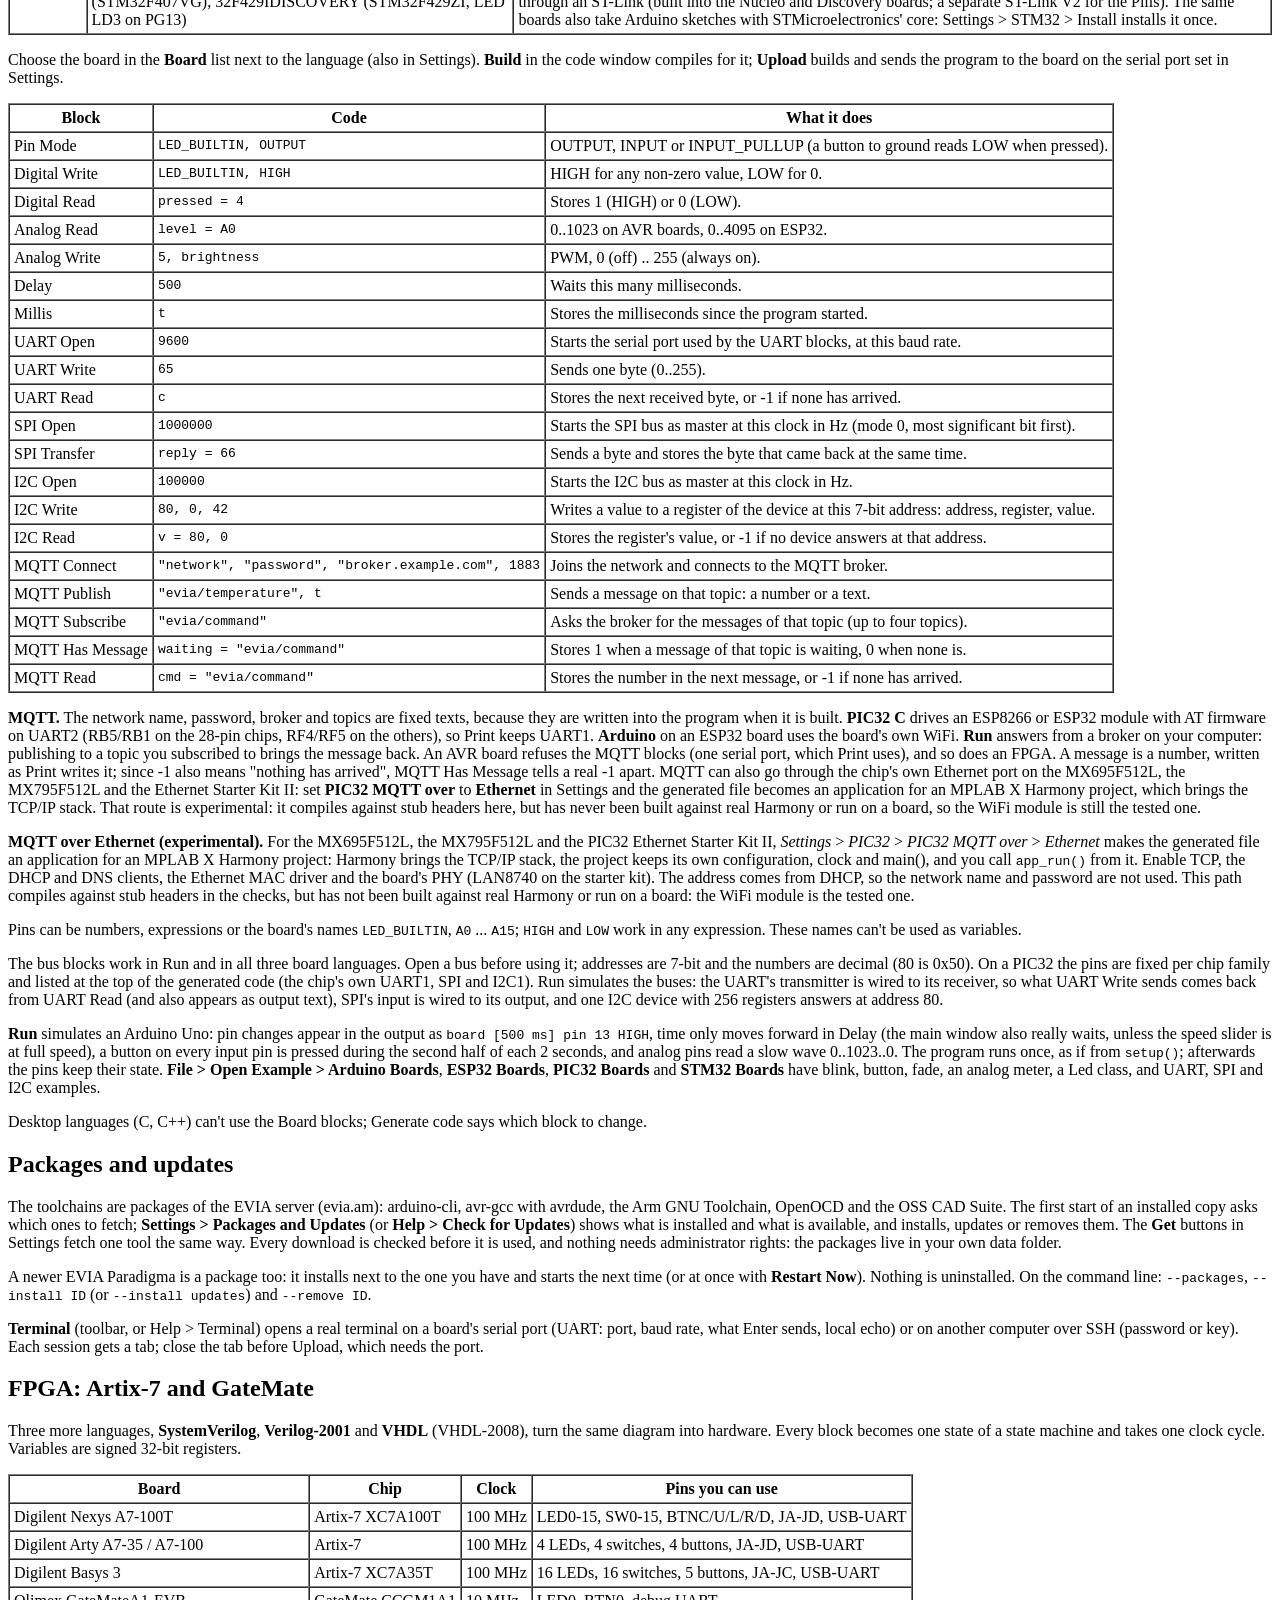
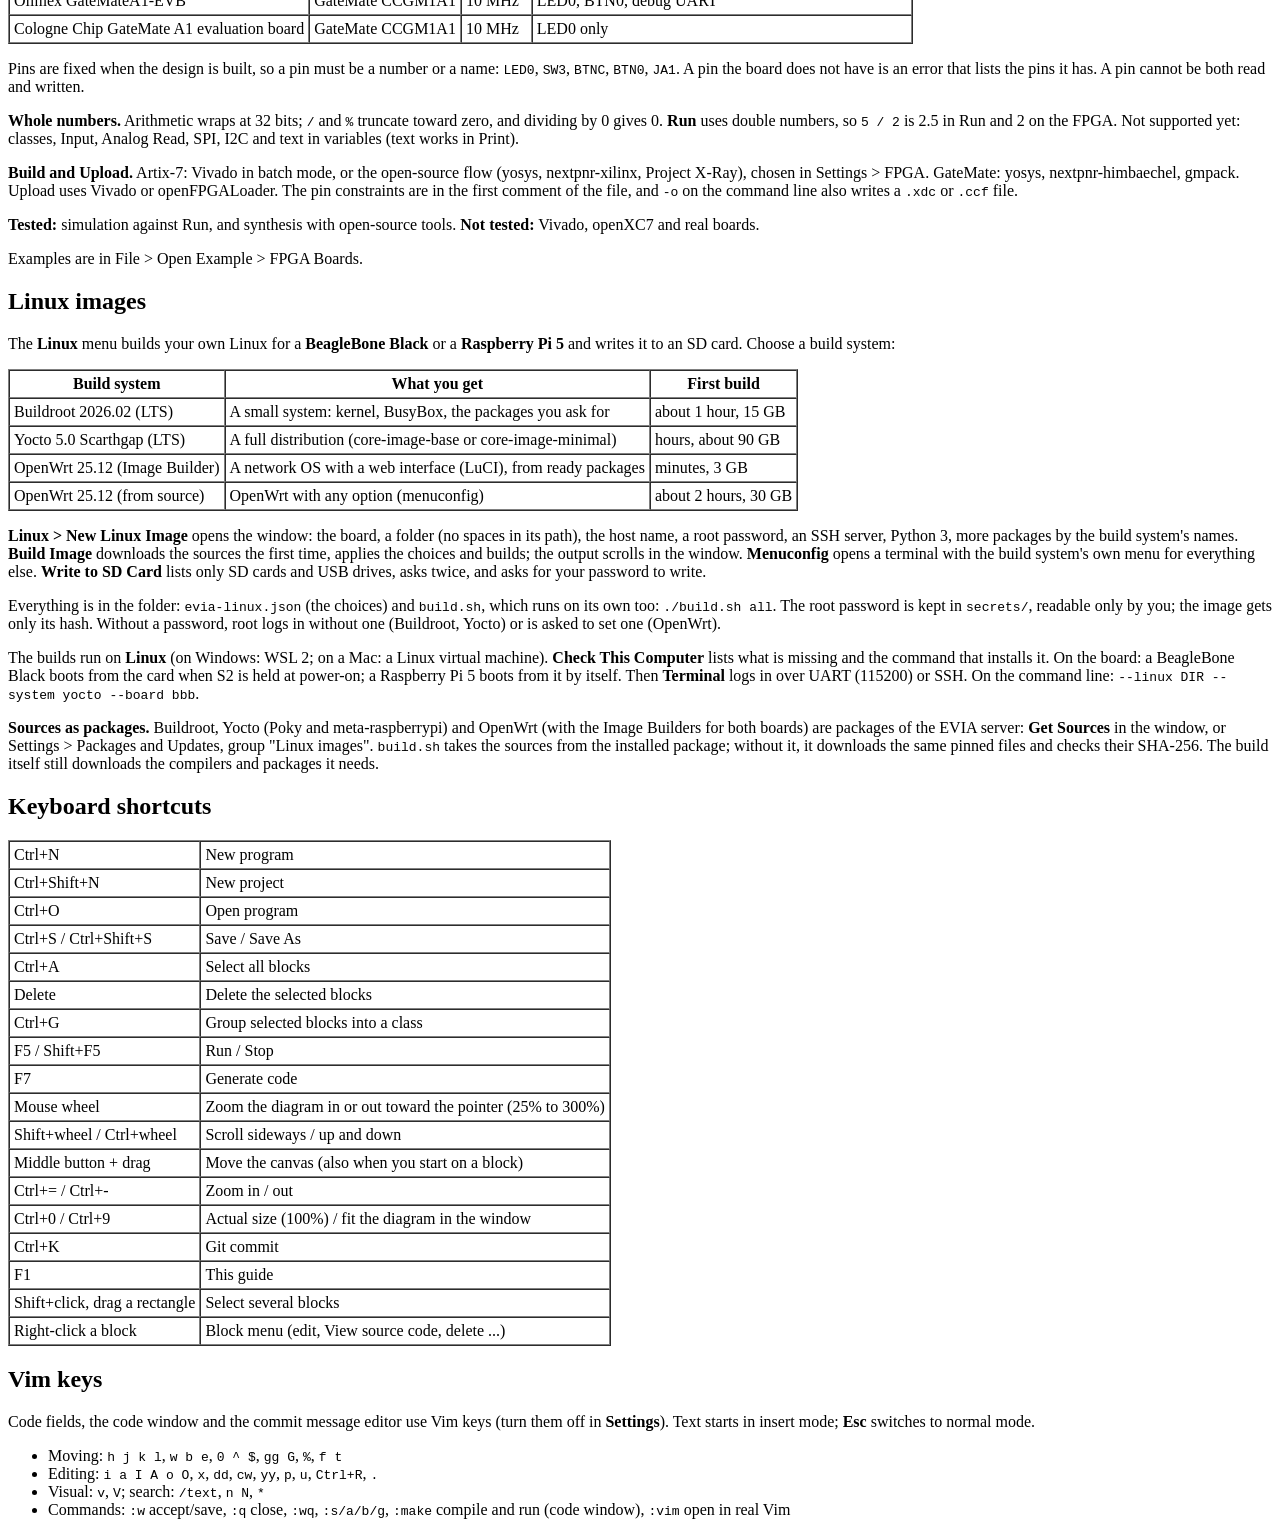
<file: src/main/resources/evia/paradigma/help/guide.html>
<html>
<body>

<a name="start"></a>
<h1>EVIA Paradigma guide</h1>
<p>EVIA Paradigma is visual programming: drag blocks from the palette onto the canvas, wire them
together and press <b>Run</b>. The same program can be turned into C (C99, C11, C17) or C++ (C++98 to C++20)
and compiled with Clang or GCC, or into code for Arduino and ESP32 boards.</p>
<p><b>The interface itself</b> is in English, Russian or Armenian too: <i>Settings</i> &gt; <i>General</i> &gt; <i>Interface language</i>. Menus, buttons, the palette and the names on the blocks follow; the generated code and the compilers' messages stay in English. The change takes effect when EVIA Paradigma starts again.</p>
<ol>
  <li>Drag <b>Start</b>, a few blocks and <b>End</b> onto the canvas.</li>
  <li>Drag from the small circle at the bottom of a block (its output port) to another block to wire them.</li>
  <li>Double-click a block to edit its code.</li>
  <li>Turn the <b>mouse wheel</b> over a diagram to zoom in and out toward the pointer.</li>
  <li>Press <b>Run</b> (F5). Output appears in the panel below; the running block is highlighted.</li>
  <li>Choose a <b>Language</b> in the toolbar and press <b>Generate code</b> (F7) to see, save, compile and run the program.</li>
</ol>
<p><b>Look and language.</b> <b>View &gt; Theme</b> chooses the IntelliJ light theme, the Darcula dark theme or
the setting of your system; it changes at once and is remembered. Above the topic list you can read this guide in
English, Russian or Armenian.</p>

<a name="blocks"></a>
<h2>Blocks</h2>
<table border="1" cellpadding="4" cellspacing="0">
<tr><th>Block</th><th>Code</th><th>What it does</th></tr>
<tr><td>Start / End</td><td>-</td><td>Where the main program begins and stops.</td></tr>
<tr><td>Set</td><td><code>x = x + 1</code></td><td>Assigns a variable (or a field: <code>this.count = 0</code>).</td></tr>
<tr><td>Input</td><td><code>n</code></td><td>Asks for a value and stores it.</td></tr>
<tr><td>Print</td><td><code>"x = " + x</code></td><td>Prints the value of an expression.</td></tr>
<tr><td>If / Else</td><td><code>x &gt; 10</code></td><td>Two outputs: <i>then</i> and <i>else</i>.</td></tr>
<tr><td>For</td><td><code>i = 1; i &lt;= 10; i = i + 1</code></td><td>Output <i>body</i> runs while the condition holds; wire the end of the body back to the For block. <i>done</i> continues after the loop.</td></tr>
<tr><td>While</td><td><code>n &gt; 0</code></td><td>Checks before every pass.</td></tr>
<tr><td>Do-While</td><td><code>n &gt; 0</code></td><td>Runs the body once, then checks.</td></tr>
<tr><td>Enter / Exit</td><td>exit name</td><td>Only inside a class method: where it begins and the ways it can end.</td></tr>
</table>
<p>The <b>Board</b> blocks (Pin Mode, Digital Write, Digital Read, Analog Read, Analog Write, Delay, Millis, UART, SPI, I2C) are for
microcontrollers; see <a href="#boards">Arduino and ESP32 boards</a>.</p>

<a name="expressions"></a>
<h2>Expressions</h2>
<p>Values are numbers or text. Operators, from lowest to highest priority:</p>
<ul>
  <li><code>||</code> &nbsp; <code>&amp;&amp;</code></li>
  <li><code>==</code> <code>!=</code> <code>&lt;</code> <code>&lt;=</code> <code>&gt;</code> <code>&gt;=</code> (texts compare alphabetically)</li>
  <li><code>+</code> <code>-</code> (<code>+</code> joins text if either side is text)</li>
  <li><code>*</code> <code>/</code> <code>%</code></li>
  <li>unary <code>-</code> and <code>!</code>, parentheses</li>
</ul>
<p>Text uses double quotes and <code>\"</code>, <code>\\</code>, <code>\n</code> escapes. A condition is true
when it is a non-zero number or a non-empty text.</p>

<a name="classes"></a>
<h2>Classes and objects</h2>
<p>A <b>class</b> bundles <b>fields</b> (data each object keeps) and <b>methods</b> (block programs that work on
it). Create one with <b>Edit &gt; New Class</b>, the palette's <i>+ New class</i>, or select blocks and press
<b>Ctrl+G</b> to turn them into a class.</p>
<ul>
  <li><b>Fields</b> tab: name and initial value of each field. Initial values are expressions and may use program
  variables and earlier fields. Inside methods a field is <code>this.name</code>.</li>
  <li>One tab per <b>method</b>: its name, parameters and body. The body starts at <b>Enter</b> and ends at an
  <b>Exit</b>. Each distinct Exit name becomes an output port of the calling block, e.g. <i>yes</i> / <i>no</i>.
  Parameters arrive as fields: a parameter <code>n</code> is read as <code>this.n</code>.</li>
  <li><b>Constructor</b>: a method named <code>init</code> (button <i>+ Constructor</i>). When an object is
  created its fields get their initial values first, then <code>init</code> runs once.</li>
</ul>
<p>Drag a method from the <i>Classes</i> section of the palette onto the canvas to call it. Right-click the
block, or double-click it, to choose the <b>method</b>, the <b>object</b> and the <b>arguments</b>.
Blocks with the same <b>object name</b> share one object (and its fields); a block with no object name has
an object of its own. Objects are created the first time they are used.</p>

<a name="modules"></a>
<h2>Modules</h2>
<p>A module (<code>*.eviam</code>) is a file of classes that several programs can use.</p>
<ul>
  <li><b>File &gt; Export Classes as Module</b> moves classes into a module file. The program then refers to
  the module, and saving the program also saves the module.</li>
  <li><b>File &gt; Import Module</b> adds the classes of a module to the open program.</li>
  <li>The class window shows where a class is stored.</li>
</ul>

<a name="projects"></a>
<h2>Projects</h2>
<p><b>File &gt; New Project</b> creates a folder with everything a program needs:</p>
<pre>
MyProject/
  MyProject.eviaproj   project settings
  main.evia            the main program
  modules/             class modules
  build/               generated code (not committed)
  README.md
  .gitignore
</pre>
<p>Open it again with <b>File &gt; Open Project</b> (choose the folder or the .eviaproj file). In a project,
modules are imported from and exported to <code>modules/</code>, and <b>Generate code</b> also writes
<code>build/&lt;name&gt;.c</code> or <code>.cpp</code>. The project remembers its language.</p>

<a name="git"></a>
<h2>Git and GitHub</h2>
<p>The <b>Git</b> menu runs the git installed on your computer and uses the login it already has
(Git Credential Manager, an SSH key or <code>gh auth login</code>). EVIA Paradigma never asks for or stores
passwords or tokens.</p>
<ul>
  <li><b>Initialize Repository</b>: <code>git init</code> on branch <code>main</code> (new projects do this automatically when git is installed).</li>
  <li><b>Commit</b> (Ctrl+K): saves the program and commits every change; the message editor has Vim keys.</li>
  <li><b>Connect to GitHub</b>: enter <code>owner/repo</code> or a clone URL. <i>Create repository on GitHub</i>
  opens github.com in your browser with the name filled in; create it empty, then press OK.</li>
  <li><b>Push</b> / <b>Pull</b>: send commits to GitHub / get new ones (fast-forward only, so nothing is merged behind your back).</li>
  <li><b>History</b> shows the last commits; <b>Open on GitHub</b> opens the repository page.</li>
</ul>
<p>Install git from <a href="https://git-scm.com/downloads">git-scm.com</a> if the menu says it is missing.</p>

<a name="cpp"></a>
<h2>Generated code: C and C++</h2>
<p><b>Generate code</b> (F7) turns the whole program into one source file. Three drop-down lists in the toolbar
(and in the code window) choose what you get; <b>Run &gt; Code Language and Mode</b> has the same choices.
Changing them in the code window generates the code again.</p>
<table border="1" cellpadding="4" cellspacing="0">
<tr><th>List</th><th>Choices</th><th>What changes</th></tr>
<tr><td>Language</td><td>C99, C11, C17<br>C++98, C++11, C++14, C++17, C++20</td>
<td>C: a <code>struct</code> per class and functions <code>Class_m_method(self, ...)</code>, a small runtime with only
the helpers the program uses. C++: a <code>struct</code> per class with member functions; C++98 uses plain pointers,
C++11/14 <code>std::unique_ptr</code>, C++17/20 <code>std::variant</code> and <code>std::to_chars</code>.</td></tr>
<tr><td>Flow</td><td>Structured<br>Goto</td>
<td>Structured: <code>if</code>/<code>else</code>, <code>for</code>, <code>while</code>, <code>do</code>/<code>while</code>
and <code>switch</code> (labels only where the wiring is not block-structured). Goto: every block is a label and every
wire a jump, closest to the diagram.</td></tr>
<tr><td>Values</td><td>Safe<br>Fast</td>
<td>Safe: numbers and text with exactly the interpreter's checks (undefined variables, division by zero, text that is
not a number, endless recursion). Fast: plain <code>double</code> variables and fields, text only in <b>Print</b>, no
runtime checks. A program that keeps text in a variable can't use Fast values; Generate code says which block.</td></tr>
</table>
<p>Every combination is tested to give the same output as the interpreter (with Fast values: for programs that run without errors).
Right-click a block, a method or a class and choose <b>View source code</b> to see the code it became, highlighted,
in the language you chose.</p>
<p>The code window can save the file, compile it and run it. For C it uses the matching C compiler (clang, gcc), the
right <code>-std=</code> and <code>-lm</code>. <b>Settings &gt; C, C++ and Python</b> chooses the compiler: <b>Clang</b> (clang++ / clang) or
<b>GCC</b> (g++ / gcc, version 13 or newer). On Windows EVIA Paradigma can install either one for you: llvm-mingw
(Clang) or WinLibs (GCC, MinGW-w64). Visual Studio is not needed.</p>

<a name="jvm"></a>
<h2>Java, Kotlin and Android</h2>
<p>Three more languages for computers and phones. Like Python, they have no <code>goto</code>: Structured flow writes
nested <code>if</code>/<code>else</code> and <code>while</code> loops, and where the wiring is not block-structured (and
always with Goto flow) the diagram becomes a state machine, one branch per block. Safe and Fast values work as in C++,
with the interpreter's output, error messages and exit code.</p>
<table border="1" cellpadding="4" cellspacing="0">
<tr><th>Language</th><th>What it makes</th><th>Needs</th></tr>
<tr><td>Java</td><td>One file with <code>class Program</code>. <b>Compile &amp; Run</b> compiles it with javac and runs it.
Outside EVIA Paradigma: <code>java Program.java</code>.</td><td>A JDK, 17 or newer</td></tr>
<tr><td>Kotlin</td><td>One <code>.kt</code> file. <b>Compile &amp; Run</b> makes a runnable jar with kotlinc and runs it.</td>
<td>A JDK and kotlinc</td></tr>
<tr><td>Android</td><td>An app: the program's Print lines on the screen, Input in a text field with OK, and
<b>Run again</b>. <b>Build</b> makes the APK; <b>Install on Phone</b> installs it with adb and starts it.</td>
<td>A JDK, kotlinc and the Android SDK</td></tr>
</table>
<p><b>Settings &gt; Java and Kotlin</b>: the JDK (found by itself from JAVA_HOME or PATH; <b>Get</b> downloads Eclipse
Temurin) and kotlinc (<b>Get</b> downloads JetBrains' compiler). <b>Settings &gt; Android</b>: the SDK folder (Android
Studio's is found by itself; <b>Get Android SDK...</b> shows Google's licence and, once you accept it, downloads the
platform, build-tools and adb from Google), the application id (for example <code>am.evia.counter</code>), the name under
the icon and the phone. On the phone, turn on USB debugging: <i>Settings &gt; About phone</i>, tap <i>Build number</i>
seven times, then <i>Developer options &gt; USB debugging</i>.</p>
<p>EVIA Paradigma builds the app itself with the SDK's tools in a few seconds, without Gradle. The folder it writes (the
project's <code>build/android</code>, or <code>EVIA Projects/Android/</code>) is also an ordinary Android Studio project:
<i>File &gt; Open</i> and Run.</p>

<p><b>The phone's sensors.</b> The <b>Phone Sensor</b> block (palette group Phone) stores a reading in a variable:
<code>ax = ACCEL_X</code>. It reads <code>ACCEL_X</code>, <code>ACCEL_Y</code>, <code>ACCEL_Z</code> (m/s&sup2;),
<code>GYRO_X</code>, <code>GYRO_Y</code>, <code>GYRO_Z</code> (rad/s), <code>LATITUDE</code>, <code>LONGITUDE</code>,
<code>ALTITUDE</code>, <code>GPS_ACCURACY</code> and <code>GPS_FIX</code> (1 once the position is known). Run simulates a
phone on a table; Language Android reads the real sensors, and an app that reads the position asks for the location
permission. <b>Delay</b> and <b>Millis</b> work in Java, Kotlin and Android too. Examples: <i>File &gt; Open Example &gt;
Android Phones</i> (Hello world, GPS viewer, Motion tester).</p>

<p><b>Native executables.</b> <b>EVIA Paradigma Native</b>, the second edition, has no Language list and no code
window: <b>Build executable</b> (F7) turns the blocks straight into a Linux x86-64 program, and <b>Run executable</b>
(F6) starts it; Input goes to it from the field under the output. No compiler, assembler or linker is used: EVIA
Paradigma writes the machine code itself, and the program behaves exactly as Run does (output, errors, exit code,
numbers). From EVIA Paradigma: <code>java -jar evia-paradigma.jar --native program.evia -o program</code>.</p>

<a name="boards"></a>
<h2>Arduino and ESP32 boards</h2>
<p>Three more languages make code for microcontrollers. Both use fast values (numbers; text only in Print), and Print and
Input go over the serial port at 115200 baud.</p>
<table border="1" cellpadding="4" cellspacing="0">
<tr><th>Language</th><th>Boards</th><th>Built with</th></tr>
<tr><td>Arduino</td><td>Arduino Uno, Nano, Mega 2560, Leonardo, Micro, Pro Mini;<br>ESP32, ESP32-S2, -S3, -C3, -C6, -H2</td>
<td>One sketch (<code>.ino</code>) with <code>setup()</code> and <code>loop()</code>; arduino-cli with the arduino:avr
and esp32:esp32 cores.</td></tr>
<tr><td>AVR C</td><td>the six Arduino AVR boards (ATmega328P, ATmega2560, ATmega32U4)</td>
<td>Bare-metal C: no Arduino core. Pins, timers, PWM, the ADC and the UART are driven through the chip's registers.
avr-gcc and avr-libc build it, avrdude uploads it.</td></tr>
<tr><td>PIC32 C</td><td>nine PIC32MX chips: MX1xx/2xx (PIC32MX150F128B, 250F128B, 270F256B), MX3xx/4xx (320F128H, 340F512H, 440F256H, 460F512L), MX5xx/6xx/7xx (695F512L, 795F512L) the PIC32 Ethernet Starter Kit II (LED1 on RD0) and the chipKIT Pro MX7 (LD1 on RG12, Ethernet)</td>
<td>Bare-metal C for Microchip's XC32: clock, pins, PWM, ADC, UART, SPI and I2C are driven through the registers; no Harmony or plib.
xc32-gcc builds it, xc32-bin2hex makes the <code>.hex</code>, and an upload command of your choice (pic32prog by default) loads it. Boards pic32prog cannot program, such as the <b>PIC32MX Ethernet Starter Kit II</b> (its on-board programmer), the PICkit 4/5, ICD 4/5 and Snap, use Microchip's <b>ipecmd</b>: Settings &gt; PIC32 &gt; <b>Get MPLAB IPE</b> installs IPE from the MPLAB X v6.20 installer you download at microchip.com, and <b>Programmer</b> sets the upload command, e.g. <code>ipecmd -TPPKOB -P{chip} -M -F{hex} -OL</code>.</td></tr>
<tr><td>STM32 C</td><td>Blue Pill (STM32F103C8), Black Pill (STM32F411CE), Nucleo-F401RE, Nucleo-F411RE, STM32F4DISCOVERY (STM32F407VG), 32F429IDISCOVERY (STM32F429ZI, LED LD3 on PG13)</td>
<td>Bare-metal C for arm-none-eabi-gcc: clock, pins (PA0 ... PI15), PWM, the ADC, USART, SPI1 and I2C1 are driven through the
registers, with the vector table, start-up code and linker script in the file; no HAL. OpenOCD uploads it through an ST-Link
(built into the Nucleo and Discovery boards; a separate ST-Link V2 for the Pills). The same boards also take Arduino sketches
with STMicroelectronics' core: Settings &gt; STM32 &gt; Install installs it once.</td></tr>
</table>
<p>Choose the board in the <b>Board</b> list next to the language (also in Settings). <b>Build</b> in the code window
compiles for it; <b>Upload</b> builds and sends the program to the board on the serial port set in Settings.</p>
<table border="1" cellpadding="4" cellspacing="0">
<tr><th>Block</th><th>Code</th><th>What it does</th></tr>
<tr><td>Pin Mode</td><td><code>LED_BUILTIN, OUTPUT</code></td><td>OUTPUT, INPUT or INPUT_PULLUP (a button to ground reads LOW when pressed).</td></tr>
<tr><td>Digital Write</td><td><code>LED_BUILTIN, HIGH</code></td><td>HIGH for any non-zero value, LOW for 0.</td></tr>
<tr><td>Digital Read</td><td><code>pressed = 4</code></td><td>Stores 1 (HIGH) or 0 (LOW).</td></tr>
<tr><td>Analog Read</td><td><code>level = A0</code></td><td>0..1023 on AVR boards, 0..4095 on ESP32.</td></tr>
<tr><td>Analog Write</td><td><code>5, brightness</code></td><td>PWM, 0 (off) .. 255 (always on).</td></tr>
<tr><td>Delay</td><td><code>500</code></td><td>Waits this many milliseconds.</td></tr>
<tr><td>Millis</td><td><code>t</code></td><td>Stores the milliseconds since the program started.</td></tr>
<tr><td>UART Open</td><td><code>9600</code></td><td>Starts the serial port used by the UART blocks, at this baud rate.</td></tr>
<tr><td>UART Write</td><td><code>65</code></td><td>Sends one byte (0..255).</td></tr>
<tr><td>UART Read</td><td><code>c</code></td><td>Stores the next received byte, or -1 if none has arrived.</td></tr>
<tr><td>SPI Open</td><td><code>1000000</code></td><td>Starts the SPI bus as master at this clock in Hz (mode 0, most significant bit first).</td></tr>
<tr><td>SPI Transfer</td><td><code>reply = 66</code></td><td>Sends a byte and stores the byte that came back at the same time.</td></tr>
<tr><td>I2C Open</td><td><code>100000</code></td><td>Starts the I2C bus as master at this clock in Hz.</td></tr>
<tr><td>I2C Write</td><td><code>80, 0, 42</code></td><td>Writes a value to a register of the device at this 7-bit address: address, register, value.</td></tr>
<tr><td>I2C Read</td><td><code>v = 80, 0</code></td><td>Stores the register's value, or -1 if no device answers at that address.</td></tr>
<tr><td>MQTT Connect</td><td><code>"network", "password", "broker.example.com", 1883</code></td><td>Joins the network and connects to the MQTT broker.</td></tr>
<tr><td>MQTT Publish</td><td><code>"evia/temperature", t</code></td><td>Sends a message on that topic: a number or a text.</td></tr>
<tr><td>MQTT Subscribe</td><td><code>"evia/command"</code></td><td>Asks the broker for the messages of that topic (up to four topics).</td></tr>
<tr><td>MQTT Has Message</td><td><code>waiting = "evia/command"</code></td><td>Stores 1 when a message of that topic is waiting, 0 when none is.</td></tr>
<tr><td>MQTT Read</td><td><code>cmd = "evia/command"</code></td><td>Stores the number in the next message, or -1 if none has arrived.</td></tr>
</table>
<p><b>MQTT.</b> The network name, password, broker and topics are fixed texts, because they are written into the program
when it is built. <b>PIC32 C</b> drives an ESP8266 or ESP32 module with AT firmware on UART2 (RB5/RB1 on the 28-pin chips,
RF4/RF5 on the others), so Print keeps UART1. <b>Arduino</b> on an ESP32 board uses the board's own WiFi. <b>Run</b> answers
from a broker on your computer: publishing to a topic you subscribed to brings the message back. An AVR board refuses the
MQTT blocks (one serial port, which Print uses), and so does an FPGA. A message is a number, written as Print writes it;
since -1 also means "nothing has arrived", MQTT Has Message tells a real -1 apart. MQTT can also go through the chip's own
Ethernet port on the MX695F512L, the MX795F512L and the Ethernet Starter Kit II: set <b>PIC32 MQTT over</b> to
<b>Ethernet</b> in Settings and the generated file becomes an application for an MPLAB X Harmony project, which
brings the TCP/IP stack. That route is experimental: it compiles against stub headers here, but has never been built
against real Harmony or run on a board, so the WiFi module is still the tested one.</p>
<p><b>MQTT over Ethernet (experimental).</b> For the MX695F512L, the MX795F512L and the PIC32 Ethernet Starter Kit II, <i>Settings</i> &gt; <i>PIC32</i> &gt; <i>PIC32 MQTT over</i> &gt; <i>Ethernet</i> makes the generated file an application for an MPLAB X Harmony project: Harmony brings the TCP/IP stack, the project keeps its own configuration, clock and main(), and you call <code>app_run()</code> from it. Enable TCP, the DHCP and DNS clients, the Ethernet MAC driver and the board's PHY (LAN8740 on the starter kit). The address comes from DHCP, so the network name and password are not used. This path compiles against stub headers in the checks, but has not been built against real Harmony or run on a board: the WiFi module is the tested one.</p>
<p>Pins can be numbers, expressions or the board's names <code>LED_BUILTIN</code>, <code>A0</code> ... <code>A15</code>;
<code>HIGH</code> and <code>LOW</code> work in any expression. These names can't be used as variables.</p>
<p>The bus blocks work in Run and in all three board languages. Open a bus before using it; addresses are 7-bit and the
numbers are decimal (80 is 0x50). On a PIC32 the pins are fixed per chip family and listed at the top of the generated code
(the chip's own UART1, SPI and I2C1). Run simulates the buses: the UART's transmitter is wired to its receiver, so what
UART Write sends comes back from UART Read (and also appears as output text), SPI's input is wired to its output, and one
I2C device with 256 registers answers at address 80.</p>
<p><b>Run</b> simulates an Arduino Uno: pin changes appear in the output as <code>board [500 ms] pin 13 HIGH</code>,
time only moves forward in Delay (the main window also really waits, unless the speed slider is at full speed),
a button on every input pin is pressed during the second half of each 2 seconds, and analog pins read a slow wave
0..1023..0. The program runs once, as if from <code>setup()</code>; afterwards the pins keep their state.
<b>File &gt; Open Example &gt; Arduino Boards</b>, <b>ESP32 Boards</b>, <b>PIC32 Boards</b> and <b>STM32 Boards</b> have blink, button, fade, an analog meter, a Led class, and UART, SPI and I2C examples.</p>
<p>Desktop languages (C, C++) can't use the Board blocks; Generate code says which block to change.</p>

<a name="packages"></a>
<h2>Packages and updates</h2>
<p>The toolchains are packages of the EVIA server (evia.am): arduino-cli, avr-gcc with avrdude, the Arm GNU Toolchain,
OpenOCD and the OSS CAD Suite. The first start of an installed copy asks which ones to fetch; <b>Settings &gt; Packages and
Updates</b> (or <b>Help &gt; Check for Updates</b>) shows what is installed and what is available, and installs, updates
or removes them. The <b>Get</b> buttons in Settings fetch one tool the same way. Every download is checked before it is
used, and nothing needs administrator rights: the packages live in your own data folder.</p>
<p>A newer EVIA Paradigma is a package too: it installs next to the one you have and starts the next time (or at once
with <b>Restart Now</b>). Nothing is uninstalled. On the command line: <code>--packages</code>, <code>--install ID</code>
(or <code>--install updates</code>) and <code>--remove ID</code>.</p>

<p><b>Terminal</b> (toolbar, or Help &gt; Terminal) opens a real terminal on a board's serial port (UART: port, baud rate,
what Enter sends, local echo) or on another computer over SSH (password or key). Each session gets a tab; close the tab
before Upload, which needs the port.</p>

<a name="fpga"></a>
<h2>FPGA: Artix-7 and GateMate</h2>
<p>Three more languages, <b>SystemVerilog</b>, <b>Verilog-2001</b> and <b>VHDL</b> (VHDL-2008), turn the same diagram into hardware. Every block becomes one state of a state machine and takes one clock cycle. Variables are signed 32-bit registers.</p>
<table border="1" cellpadding="4" cellspacing="0">
<tr><th>Board</th><th>Chip</th><th>Clock</th><th>Pins you can use</th></tr>
<tr><td>Digilent Nexys A7-100T</td><td>Artix-7 XC7A100T</td><td>100 MHz</td><td>LED0-15, SW0-15, BTNC/U/L/R/D, JA-JD, USB-UART</td></tr>
<tr><td>Digilent Arty A7-35 / A7-100</td><td>Artix-7</td><td>100 MHz</td><td>4 LEDs, 4 switches, 4 buttons, JA-JD, USB-UART</td></tr>
<tr><td>Digilent Basys 3</td><td>Artix-7 XC7A35T</td><td>100 MHz</td><td>16 LEDs, 16 switches, 5 buttons, JA-JC, USB-UART</td></tr>
<tr><td>Olimex GateMateA1-EVB</td><td>GateMate CCGM1A1</td><td>10 MHz</td><td>LED0, BTN0, debug UART</td></tr>
<tr><td>Cologne Chip GateMate A1 evaluation board</td><td>GateMate CCGM1A1</td><td>10 MHz</td><td>LED0 only</td></tr>
</table>
<p>Pins are fixed when the design is built, so a pin must be a number or a name: <code>LED0</code>, <code>SW3</code>, <code>BTNC</code>, <code>BTN0</code>, <code>JA1</code>. A pin the board does not have is an error that lists the pins it has. A pin cannot be both read and written.</p>
<p><b>Whole numbers.</b> Arithmetic wraps at 32 bits; <code>/</code> and <code>%</code> truncate toward zero, and dividing by 0 gives 0. <b>Run</b> uses double numbers, so <code>5 / 2</code> is 2.5 in Run and 2 on the FPGA. Not supported yet: classes, Input, Analog Read, SPI, I2C and text in variables (text works in Print).</p>
<p><b>Build and Upload.</b> Artix-7: Vivado in batch mode, or the open-source flow (yosys, nextpnr-xilinx, Project X-Ray), chosen in Settings &gt; FPGA. GateMate: yosys, nextpnr-himbaechel, gmpack. Upload uses Vivado or openFPGALoader. The pin constraints are in the first comment of the file, and <code>-o</code> on the command line also writes a <code>.xdc</code> or <code>.ccf</code> file.</p>
<p><b>Tested:</b> simulation against Run, and synthesis with open-source tools. <b>Not tested:</b> Vivado, openXC7 and real boards.</p>
<p>Examples are in File &gt; Open Example &gt; FPGA Boards.</p>
<a name="linux"></a>
<h2>Linux images</h2>
<p>The <b>Linux</b> menu builds your own Linux for a <b>BeagleBone Black</b> or a <b>Raspberry Pi 5</b> and writes it to an
SD card. Choose a build system:</p>
<table border="1" cellpadding="4" cellspacing="0">
<tr><th>Build system</th><th>What you get</th><th>First build</th></tr>
<tr><td>Buildroot 2026.02 (LTS)</td><td>A small system: kernel, BusyBox, the packages you ask for</td><td>about 1 hour, 15 GB</td></tr>
<tr><td>Yocto 5.0 Scarthgap (LTS)</td><td>A full distribution (core-image-base or core-image-minimal)</td><td>hours, about 90 GB</td></tr>
<tr><td>OpenWrt 25.12 (Image Builder)</td><td>A network OS with a web interface (LuCI), from ready packages</td><td>minutes, 3 GB</td></tr>
<tr><td>OpenWrt 25.12 (from source)</td><td>OpenWrt with any option (menuconfig)</td><td>about 2 hours, 30 GB</td></tr>
</table>
<p><b>Linux &gt; New Linux Image</b> opens the window: the board, a folder (no spaces in its path), the host name, a root
password, an SSH server, Python 3, more packages by the build system's names. <b>Build Image</b> downloads the sources
the first time, applies the choices and builds; the output scrolls in the window. <b>Menuconfig</b> opens a terminal
with the build system's own menu for everything else. <b>Write to SD Card</b> lists only SD cards and USB drives, asks
twice, and asks for your password to write.</p>
<p>Everything is in the folder: <code>evia-linux.json</code> (the choices) and <code>build.sh</code>, which runs on its own
too: <code>./build.sh all</code>. The root password is kept in <code>secrets/</code>, readable only by you; the image gets
only its hash. Without a password, root logs in without one (Buildroot, Yocto) or is asked to set one (OpenWrt).</p>
<p>The builds run on <b>Linux</b> (on Windows: WSL 2; on a Mac: a Linux virtual machine). <b>Check This Computer</b> lists
what is missing and the command that installs it. On the board: a BeagleBone Black boots from the card when S2 is held
at power-on; a Raspberry Pi 5 boots from it by itself. Then <b>Terminal</b> logs in over UART (115200) or SSH. On the
command line: <code>--linux DIR --system yocto --board bbb</code>.</p>

<p><b>Sources as packages.</b> Buildroot, Yocto (Poky and meta-raspberrypi) and OpenWrt (with the Image Builders for
both boards) are packages of the EVIA server: <b>Get Sources</b> in the window, or Settings &gt; Packages and Updates,
group "Linux images". <code>build.sh</code> takes the sources from the installed package; without it, it downloads the
same pinned files and checks their SHA-256. The build itself still downloads the compilers and packages it needs.</p>

<a name="keys"></a>
<h2>Keyboard shortcuts</h2>
<table border="1" cellpadding="4" cellspacing="0">
<tr><td>Ctrl+N</td><td>New program</td></tr>
<tr><td>Ctrl+Shift+N</td><td>New project</td></tr>
<tr><td>Ctrl+O</td><td>Open program</td></tr>
<tr><td>Ctrl+S / Ctrl+Shift+S</td><td>Save / Save As</td></tr>
<tr><td>Ctrl+A</td><td>Select all blocks</td></tr>
<tr><td>Delete</td><td>Delete the selected blocks</td></tr>
<tr><td>Ctrl+G</td><td>Group selected blocks into a class</td></tr>
<tr><td>F5 / Shift+F5</td><td>Run / Stop</td></tr>
<tr><td>F7</td><td>Generate code</td></tr>
<tr><td>Mouse wheel</td><td>Zoom the diagram in or out toward the pointer (25% to 300%)</td></tr>
<tr><td>Shift+wheel / Ctrl+wheel</td><td>Scroll sideways / up and down</td></tr>
<tr><td>Middle button + drag</td><td>Move the canvas (also when you start on a block)</td></tr>
<tr><td>Ctrl+= / Ctrl+-</td><td>Zoom in / out</td></tr>
<tr><td>Ctrl+0 / Ctrl+9</td><td>Actual size (100%) / fit the diagram in the window</td></tr>
<tr><td>Ctrl+K</td><td>Git commit</td></tr>
<tr><td>F1</td><td>This guide</td></tr>
<tr><td>Shift+click, drag a rectangle</td><td>Select several blocks</td></tr>
<tr><td>Right-click a block</td><td>Block menu (edit, View source code, delete ...)</td></tr>
</table>

<a name="vim"></a>
<h2>Vim keys</h2>
<p>Code fields, the code window and the commit message editor use Vim keys (turn them off in
<b>Settings</b>). Text starts in insert mode; <b>Esc</b> switches to normal mode.</p>
<ul>
  <li>Moving: <code>h j k l</code>, <code>w b e</code>, <code>0 ^ $</code>, <code>gg G</code>, <code>%</code>, <code>f t</code></li>
  <li>Editing: <code>i a I A o O</code>, <code>x</code>, <code>dd</code>, <code>cw</code>, <code>yy</code>, <code>p</code>, <code>u</code>, <code>Ctrl+R</code>, <code>.</code></li>
  <li>Visual: <code>v</code>, <code>V</code>; search: <code>/text</code>, <code>n N</code>, <code>*</code></li>
  <li>Commands: <code>:w</code> accept/save, <code>:q</code> close, <code>:wq</code>, <code>:s/a/b/g</code>, <code>:make</code> compile and run (code window), <code>:vim</code> open in real Vim</li>
</ul>

</body>
</html>
</file>
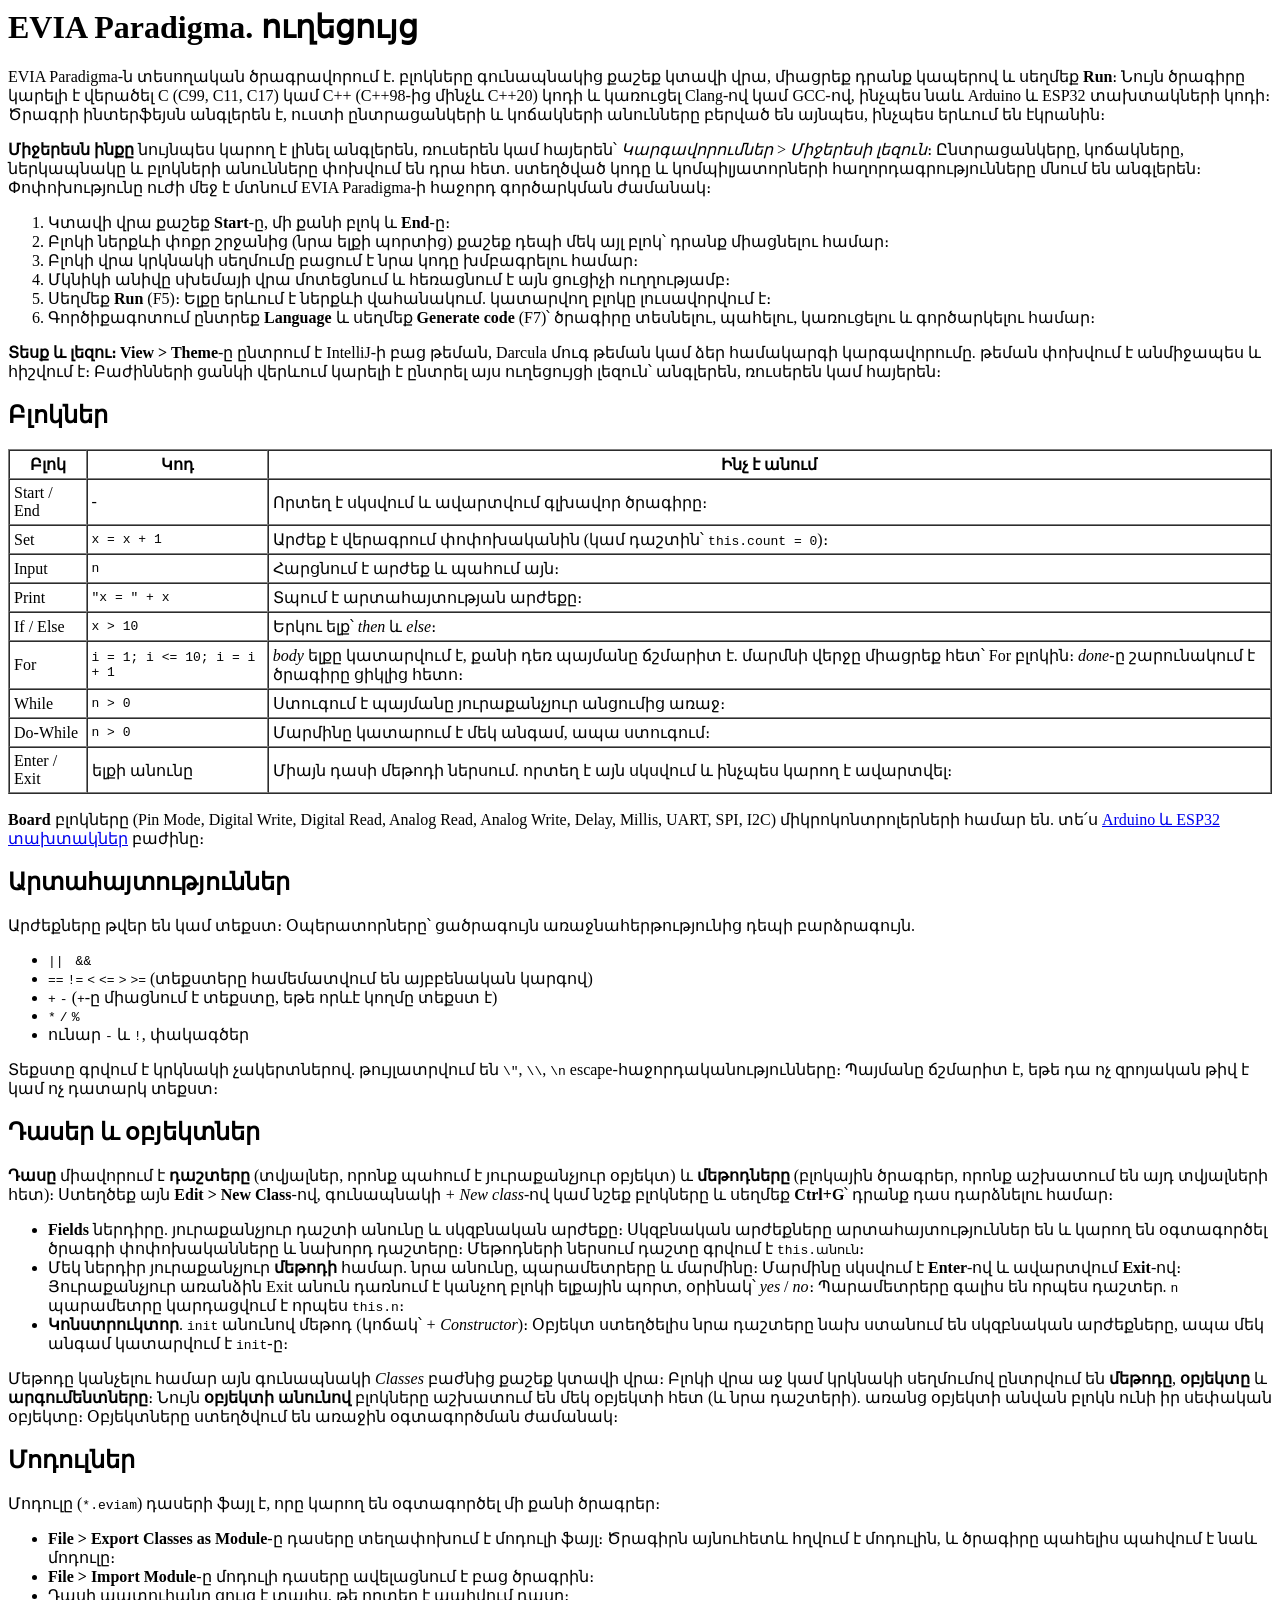
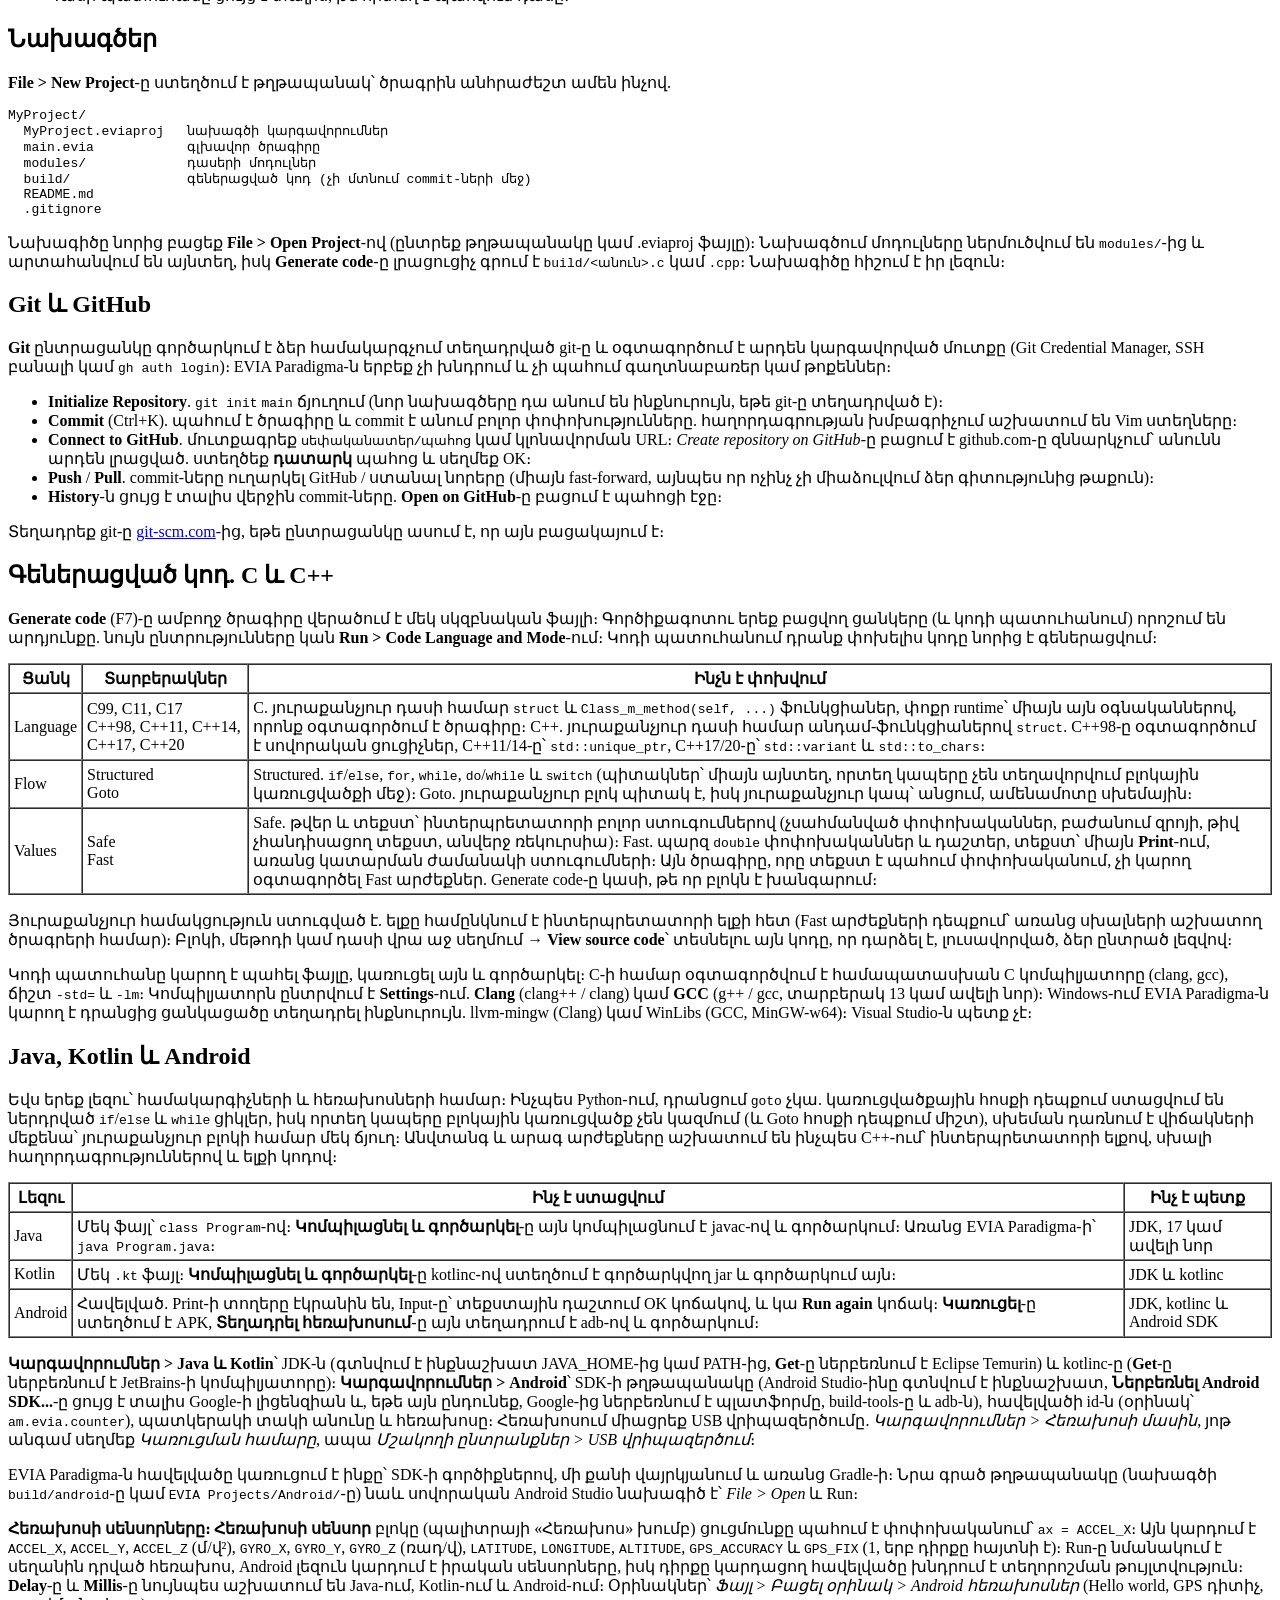
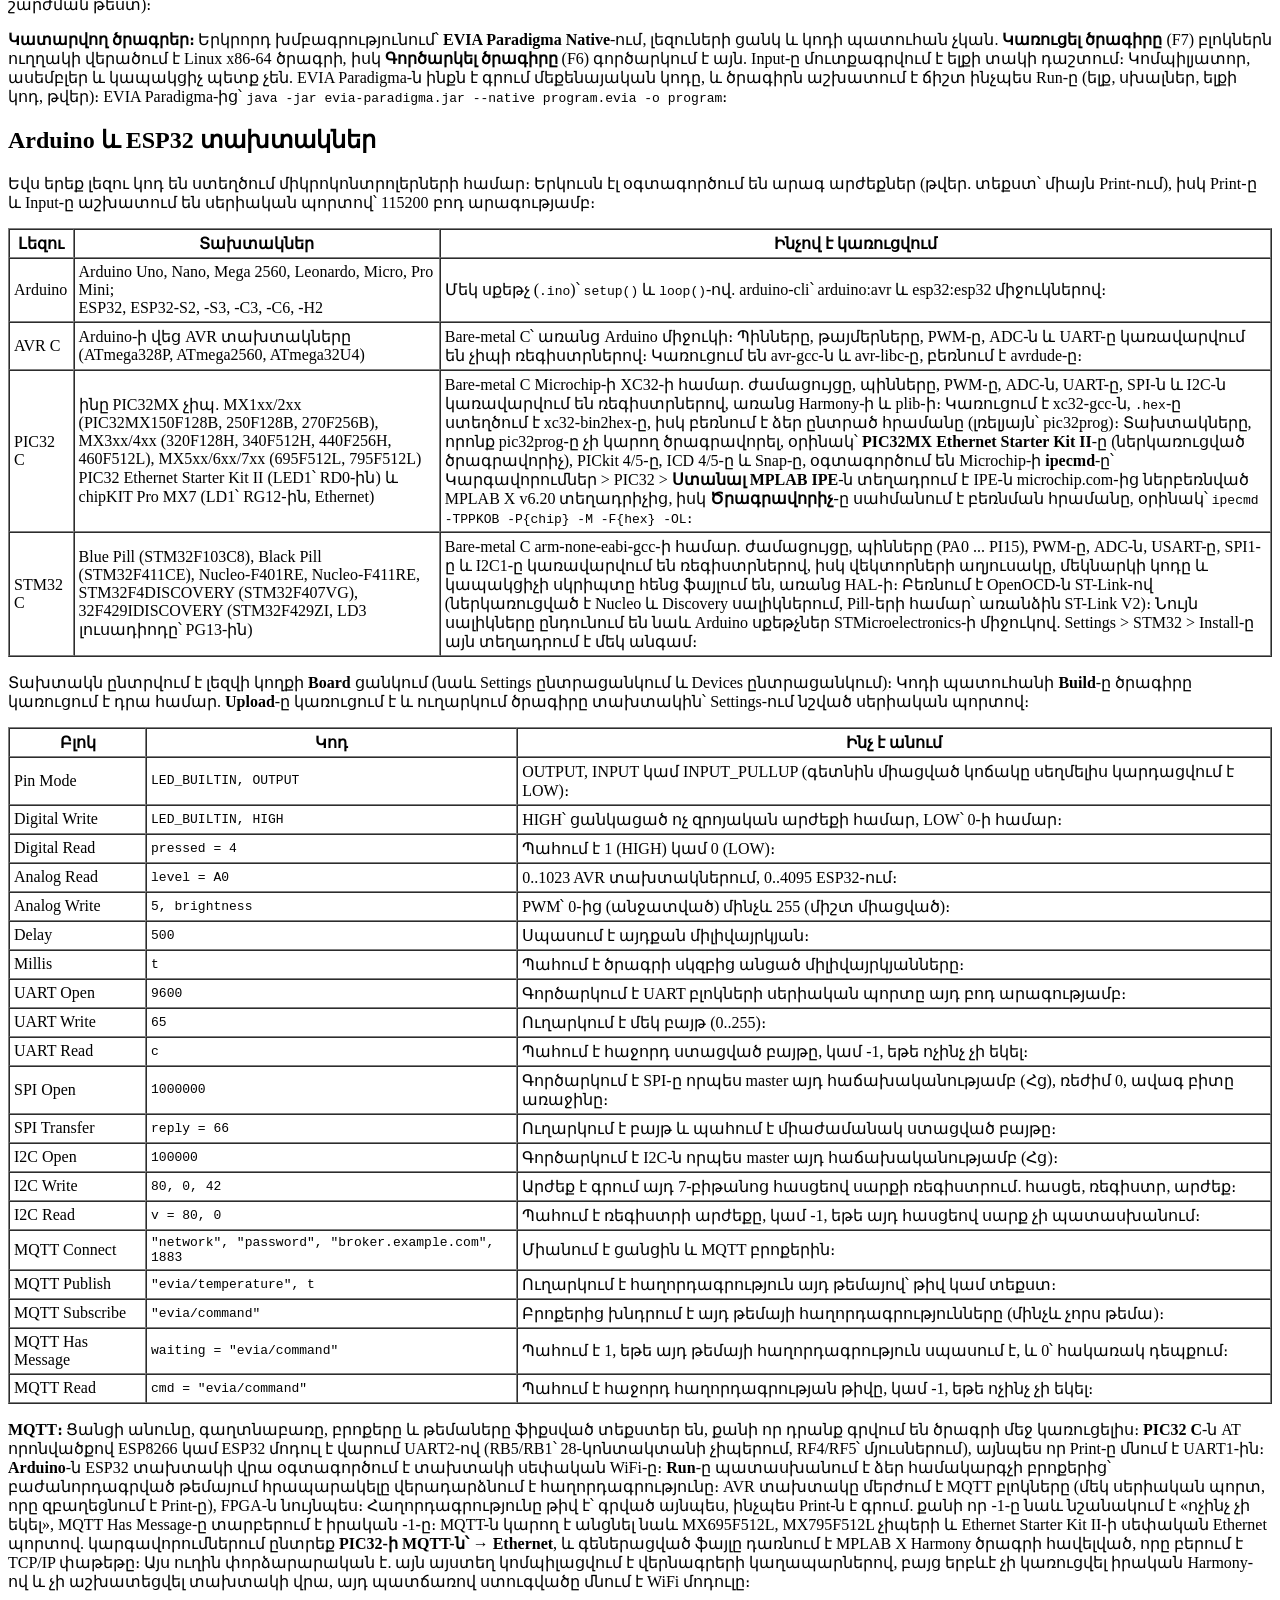
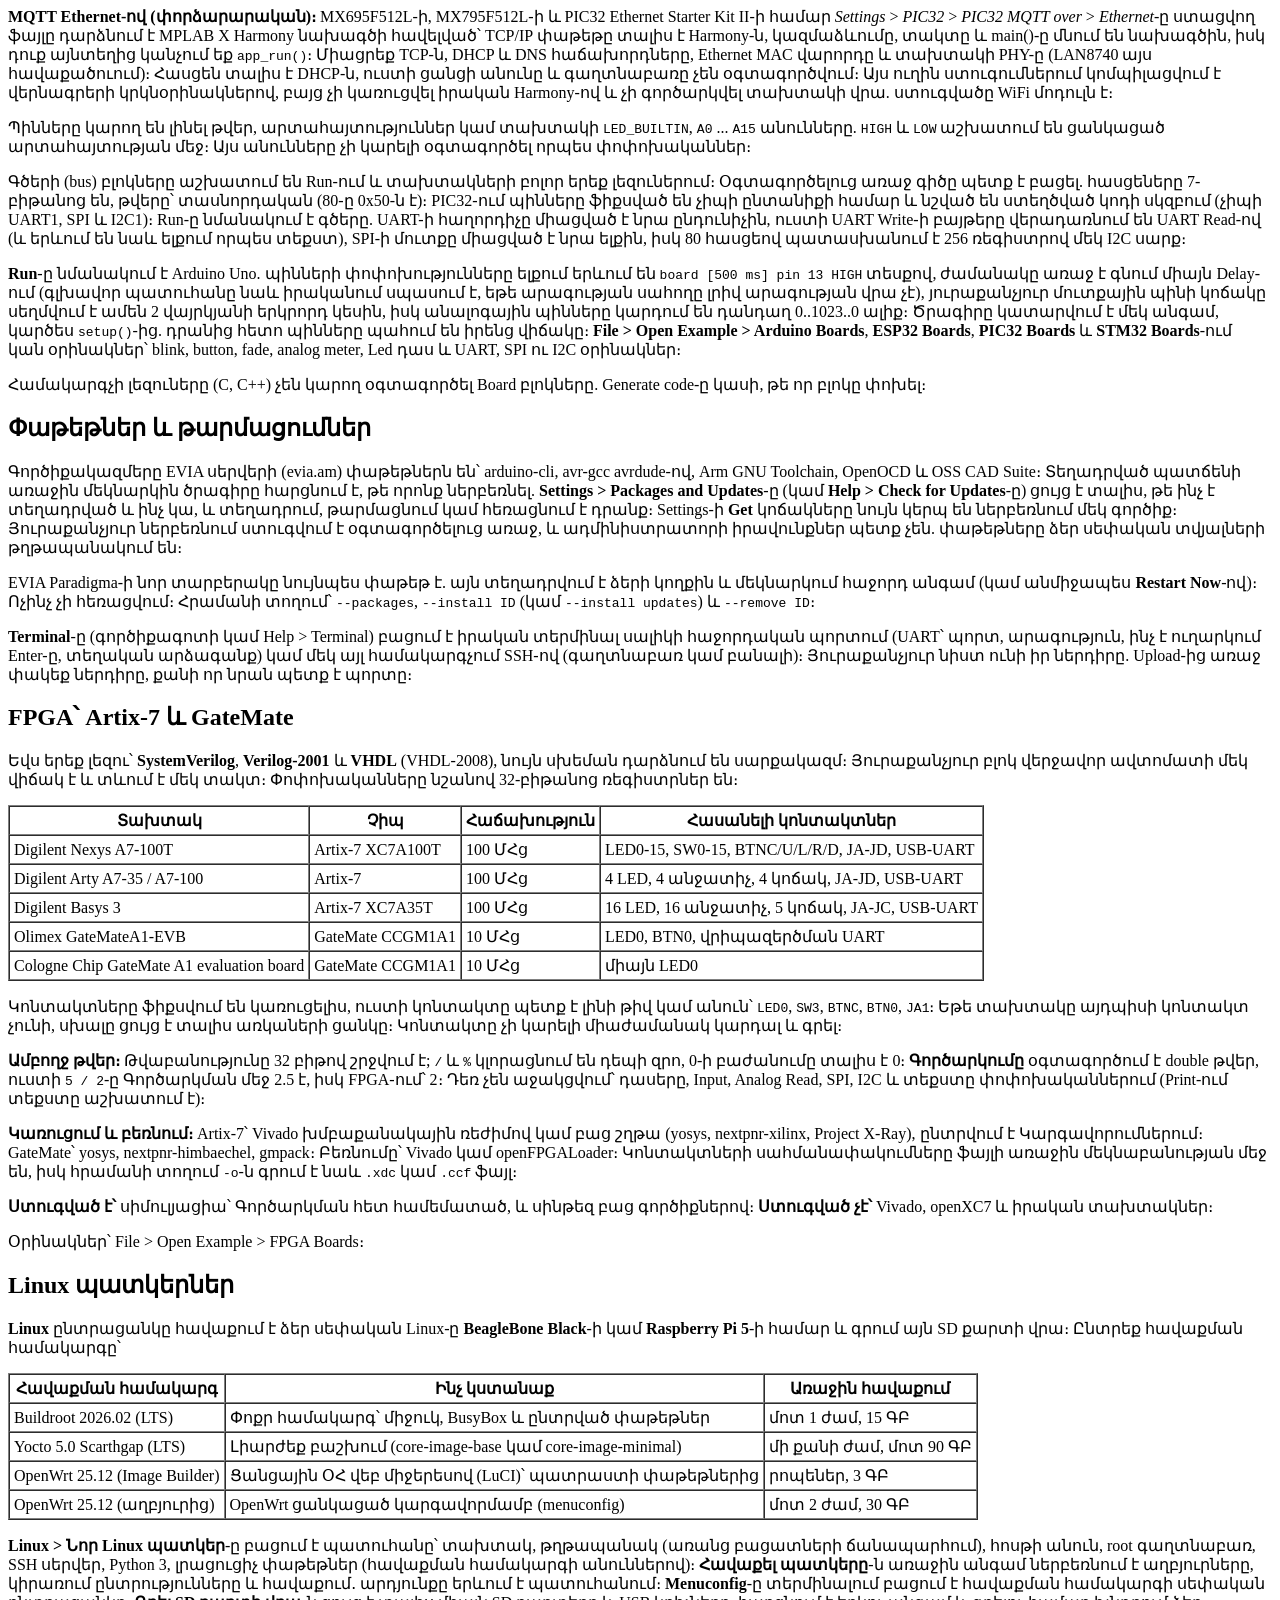
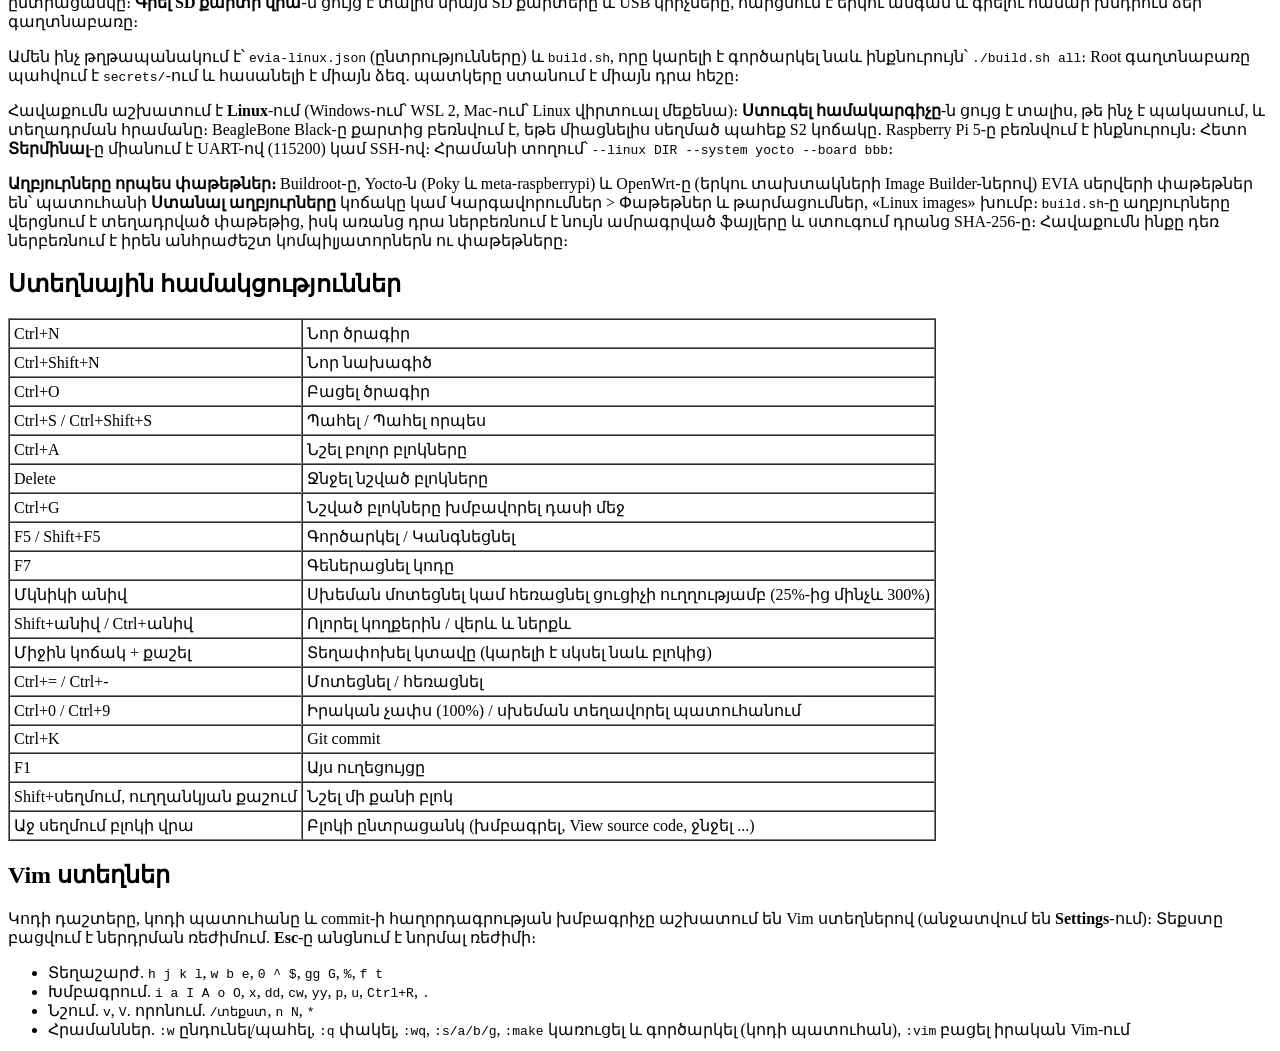
<file: src/main/resources/evia/paradigma/help/guide.hy.html>
<html>
<body>

<a name="start"></a>
<h1>EVIA Paradigma. ուղեցույց</h1>
<p>EVIA Paradigma-ն տեսողական ծրագրավորում է. բլոկները գունապնակից քաշեք կտավի վրա, միացրեք դրանք կապերով և
սեղմեք <b>Run</b>։ Նույն ծրագիրը կարելի է վերածել C (C99, C11, C17) կամ C++ (C++98-ից մինչև C++20) կոդի և կառուցել
Clang-ով կամ GCC-ով, ինչպես նաև Arduino և ESP32 տախտակների կոդի։ Ծրագրի ինտերֆեյսն անգլերեն է, ուստի ընտրացանկերի և
կոճակների անունները բերված են այնպես, ինչպես երևում են էկրանին։</p>
<p><b>Միջերեսն ինքը</b> նույնպես կարող է լինել անգլերեն, ռուսերեն կամ հայերեն՝ <i>Կարգավորումներ</i> &gt; <i>Միջերեսի լեզուն</i>։ Ընտրացանկերը, կոճակները, ներկապնակը և բլոկների անունները փոխվում են դրա հետ. ստեղծված կոդը և կոմպիլյատորների հաղորդագրությունները մնում են անգլերեն։ Փոփոխությունը ուժի մեջ է մտնում EVIA Paradigma-ի հաջորդ գործարկման ժամանակ։</p>
<ol>
  <li>Կտավի վրա քաշեք <b>Start</b>-ը, մի քանի բլոկ և <b>End</b>-ը։</li>
  <li>Բլոկի ներքևի փոքր շրջանից (նրա ելքի պորտից) քաշեք դեպի մեկ այլ բլոկ՝ դրանք միացնելու համար։</li>
  <li>Բլոկի վրա կրկնակի սեղմումը բացում է նրա կոդը խմբագրելու համար։</li>
  <li>Մկնիկի անիվը սխեմայի վրա մոտեցնում և հեռացնում է այն ցուցիչի ուղղությամբ։</li>
  <li>Սեղմեք <b>Run</b> (F5)։ Ելքը երևում է ներքևի վահանակում. կատարվող բլոկը լուսավորվում է։</li>
  <li>Գործիքագոտում ընտրեք <b>Language</b> և սեղմեք <b>Generate code</b> (F7)՝ ծրագիրը տեսնելու, պահելու, կառուցելու և
  գործարկելու համար։</li>
</ol>
<p><b>Տեսք և լեզու։</b> <b>View &gt; Theme</b>-ը ընտրում է IntelliJ-ի բաց թեման, Darcula մուգ թեման կամ ձեր
համակարգի կարգավորումը. թեման փոխվում է անմիջապես և հիշվում է։ Բաժինների ցանկի վերևում կարելի է ընտրել այս
ուղեցույցի լեզուն՝ անգլերեն, ռուսերեն կամ հայերեն։</p>

<a name="blocks"></a>
<h2>Բլոկներ</h2>
<table border="1" cellpadding="4" cellspacing="0">
<tr><th>Բլոկ</th><th>Կոդ</th><th>Ինչ է անում</th></tr>
<tr><td>Start / End</td><td>-</td><td>Որտեղ է սկսվում և ավարտվում գլխավոր ծրագիրը։</td></tr>
<tr><td>Set</td><td><code>x = x + 1</code></td><td>Արժեք է վերագրում փոփոխականին (կամ դաշտին՝ <code>this.count = 0</code>)։</td></tr>
<tr><td>Input</td><td><code>n</code></td><td>Հարցնում է արժեք և պահում այն։</td></tr>
<tr><td>Print</td><td><code>"x = " + x</code></td><td>Տպում է արտահայտության արժեքը։</td></tr>
<tr><td>If / Else</td><td><code>x &gt; 10</code></td><td>Երկու ելք՝ <i>then</i> և <i>else</i>։</td></tr>
<tr><td>For</td><td><code>i = 1; i &lt;= 10; i = i + 1</code></td><td><i>body</i> ելքը կատարվում է, քանի դեռ պայմանը ճշմարիտ է. մարմնի վերջը միացրեք հետ՝ For բլոկին։ <i>done</i>-ը շարունակում է ծրագիրը ցիկլից հետո։</td></tr>
<tr><td>While</td><td><code>n &gt; 0</code></td><td>Ստուգում է պայմանը յուրաքանչյուր անցումից առաջ։</td></tr>
<tr><td>Do-While</td><td><code>n &gt; 0</code></td><td>Մարմինը կատարում է մեկ անգամ, ապա ստուգում։</td></tr>
<tr><td>Enter / Exit</td><td>ելքի անունը</td><td>Միայն դասի մեթոդի ներսում. որտեղ է այն սկսվում և ինչպես կարող է ավարտվել։</td></tr>
</table>
<p><b>Board</b> բլոկները (Pin Mode, Digital Write, Digital Read, Analog Read, Analog Write, Delay, Millis, UART, SPI, I2C)
միկրոկոնտրոլերների համար են. տե՛ս <a href="#boards">Arduino և ESP32 տախտակներ</a> բաժինը։</p>

<a name="expressions"></a>
<h2>Արտահայտություններ</h2>
<p>Արժեքները թվեր են կամ տեքստ։ Օպերատորները՝ ցածրագույն առաջնահերթությունից դեպի բարձրագույն.</p>
<ul>
  <li><code>||</code> &nbsp; <code>&amp;&amp;</code></li>
  <li><code>==</code> <code>!=</code> <code>&lt;</code> <code>&lt;=</code> <code>&gt;</code> <code>&gt;=</code> (տեքստերը համեմատվում են այբբենական կարգով)</li>
  <li><code>+</code> <code>-</code> (<code>+</code>-ը միացնում է տեքստը, եթե որևէ կողմը տեքստ է)</li>
  <li><code>*</code> <code>/</code> <code>%</code></li>
  <li>ունար <code>-</code> և <code>!</code>, փակագծեր</li>
</ul>
<p>Տեքստը գրվում է կրկնակի չակերտներով. թույլատրվում են <code>\"</code>, <code>\\</code>, <code>\n</code>
escape-հաջորդականությունները։ Պայմանը ճշմարիտ է, եթե դա ոչ զրոյական թիվ է կամ ոչ դատարկ տեքստ։</p>

<a name="classes"></a>
<h2>Դասեր և օբյեկտներ</h2>
<p><b>Դասը</b> միավորում է <b>դաշտերը</b> (տվյալներ, որոնք պահում է յուրաքանչյուր օբյեկտ) և <b>մեթոդները</b> (բլոկային
ծրագրեր, որոնք աշխատում են այդ տվյալների հետ)։ Ստեղծեք այն <b>Edit &gt; New Class</b>-ով, գունապնակի <i>+ New class</i>-ով
կամ նշեք բլոկները և սեղմեք <b>Ctrl+G</b>՝ դրանք դաս դարձնելու համար։</p>
<ul>
  <li><b>Fields</b> ներդիրը. յուրաքանչյուր դաշտի անունը և սկզբնական արժեքը։ Սկզբնական արժեքները արտահայտություններ են և
  կարող են օգտագործել ծրագրի փոփոխականները և նախորդ դաշտերը։ Մեթոդների ներսում դաշտը գրվում է <code>this.անուն</code>։</li>
  <li>Մեկ ներդիր յուրաքանչյուր <b>մեթոդի</b> համար. նրա անունը, պարամետրերը և մարմինը։ Մարմինը սկսվում է <b>Enter</b>-ով և
  ավարտվում <b>Exit</b>-ով։ Յուրաքանչյուր առանձին Exit անուն դառնում է կանչող բլոկի ելքային պորտ, օրինակ՝ <i>yes</i> / <i>no</i>։
  Պարամետրերը գալիս են որպես դաշտեր. <code>n</code> պարամետրը կարդացվում է որպես <code>this.n</code>։</li>
  <li><b>Կոնստրուկտոր</b>. <code>init</code> անունով մեթոդ (կոճակ՝ <i>+ Constructor</i>)։ Օբյեկտ ստեղծելիս նրա դաշտերը նախ
  ստանում են սկզբնական արժեքները, ապա մեկ անգամ կատարվում է <code>init</code>-ը։</li>
</ul>
<p>Մեթոդը կանչելու համար այն գունապնակի <i>Classes</i> բաժնից քաշեք կտավի վրա։ Բլոկի վրա աջ կամ կրկնակի սեղմումով
ընտրվում են <b>մեթոդը</b>, <b>օբյեկտը</b> և <b>արգումենտները</b>։ Նույն <b>օբյեկտի անունով</b> բլոկները աշխատում են մեկ
օբյեկտի հետ (և նրա դաշտերի). առանց օբյեկտի անվան բլոկն ունի իր սեփական օբյեկտը։ Օբյեկտները ստեղծվում են առաջին
օգտագործման ժամանակ։</p>

<a name="modules"></a>
<h2>Մոդուլներ</h2>
<p>Մոդուլը (<code>*.eviam</code>) դասերի ֆայլ է, որը կարող են օգտագործել մի քանի ծրագրեր։</p>
<ul>
  <li><b>File &gt; Export Classes as Module</b>-ը դասերը տեղափոխում է մոդուլի ֆայլ։ Ծրագիրն այնուհետև հղվում է մոդուլին,
  և ծրագիրը պահելիս պահվում է նաև մոդուլը։</li>
  <li><b>File &gt; Import Module</b>-ը մոդուլի դասերը ավելացնում է բաց ծրագրին։</li>
  <li>Դասի պատուհանը ցույց է տալիս, թե որտեղ է պահվում դասը։</li>
</ul>

<a name="projects"></a>
<h2>Նախագծեր</h2>
<p><b>File &gt; New Project</b>-ը ստեղծում է թղթապանակ՝ ծրագրին անհրաժեշտ ամեն ինչով.</p>
<pre>
MyProject/
  MyProject.eviaproj   նախագծի կարգավորումներ
  main.evia            գլխավոր ծրագիրը
  modules/             դասերի մոդուլներ
  build/               գեներացված կոդ (չի մտնում commit-ների մեջ)
  README.md
  .gitignore
</pre>
<p>Նախագիծը նորից բացեք <b>File &gt; Open Project</b>-ով (ընտրեք թղթապանակը կամ .eviaproj ֆայլը)։ Նախագծում մոդուլները
ներմուծվում են <code>modules/</code>-ից և արտահանվում են այնտեղ, իսկ <b>Generate code</b>-ը լրացուցիչ գրում է
<code>build/&lt;անուն&gt;.c</code> կամ <code>.cpp</code>։ Նախագիծը հիշում է իր լեզուն։</p>

<a name="git"></a>
<h2>Git և GitHub</h2>
<p><b>Git</b> ընտրացանկը գործարկում է ձեր համակարգչում տեղադրված git-ը և օգտագործում է արդեն կարգավորված մուտքը
(Git Credential Manager, SSH բանալի կամ <code>gh auth login</code>)։ EVIA Paradigma-ն երբեք չի խնդրում և չի պահում
գաղտնաբառեր կամ թոքեններ։</p>
<ul>
  <li><b>Initialize Repository</b>. <code>git init</code> <code>main</code> ճյուղում (նոր նախագծերը դա անում են ինքնուրույն, եթե git-ը տեղադրված է)։</li>
  <li><b>Commit</b> (Ctrl+K). պահում է ծրագիրը և commit է անում բոլոր փոփոխությունները. հաղորդագրության խմբագրիչում աշխատում են Vim ստեղները։</li>
  <li><b>Connect to GitHub</b>. մուտքագրեք <code>սեփականատեր/պահոց</code> կամ կլոնավորման URL։ <i>Create repository on GitHub</i>-ը
  բացում է github.com-ը զննարկչում՝ անունն արդեն լրացված. ստեղծեք <b>դատարկ</b> պահոց և սեղմեք OK։</li>
  <li><b>Push</b> / <b>Pull</b>. commit-ները ուղարկել GitHub / ստանալ նորերը (միայն fast-forward, այնպես որ ոչինչ չի միաձուլվում ձեր գիտությունից թաքուն)։</li>
  <li><b>History</b>-ն ցույց է տալիս վերջին commit-ները. <b>Open on GitHub</b>-ը բացում է պահոցի էջը։</li>
</ul>
<p>Տեղադրեք git-ը <a href="https://git-scm.com/downloads">git-scm.com</a>-ից, եթե ընտրացանկը ասում է, որ այն բացակայում է։</p>

<a name="cpp"></a>
<h2>Գեներացված կոդ. C և C++</h2>
<p><b>Generate code</b> (F7)-ը ամբողջ ծրագիրը վերածում է մեկ սկզբնական ֆայլի։ Գործիքագոտու երեք բացվող ցանկերը
(և կոդի պատուհանում) որոշում են արդյունքը. նույն ընտրությունները կան <b>Run &gt; Code Language and Mode</b>-ում։
Կոդի պատուհանում դրանք փոխելիս կոդը նորից է գեներացվում։</p>
<table border="1" cellpadding="4" cellspacing="0">
<tr><th>Ցանկ</th><th>Տարբերակներ</th><th>Ինչն է փոխվում</th></tr>
<tr><td>Language</td><td>C99, C11, C17<br>C++98, C++11, C++14, C++17, C++20</td>
<td>C. յուրաքանչյուր դասի համար <code>struct</code> և <code>Class_m_method(self, ...)</code> ֆունկցիաներ, փոքր runtime՝ միայն
այն օգնականներով, որոնք օգտագործում է ծրագիրը։ C++. յուրաքանչյուր դասի համար անդամ-ֆունկցիաներով <code>struct</code>.
C++98-ը օգտագործում է սովորական ցուցիչներ, C++11/14-ը՝ <code>std::unique_ptr</code>, C++17/20-ը՝
<code>std::variant</code> և <code>std::to_chars</code>։</td></tr>
<tr><td>Flow</td><td>Structured<br>Goto</td>
<td>Structured. <code>if</code>/<code>else</code>, <code>for</code>, <code>while</code>, <code>do</code>/<code>while</code>
և <code>switch</code> (պիտակներ՝ միայն այնտեղ, որտեղ կապերը չեն տեղավորվում բլոկային կառուցվածքի մեջ)։ Goto. յուրաքանչյուր բլոկ
պիտակ է, իսկ յուրաքանչյուր կապ՝ անցում, ամենամոտը սխեմային։</td></tr>
<tr><td>Values</td><td>Safe<br>Fast</td>
<td>Safe. թվեր և տեքստ՝ ինտերպրետատորի բոլոր ստուգումներով (չսահմանված փոփոխականներ, բաժանում զրոյի, թիվ չհանդիսացող տեքստ,
անվերջ ռեկուրսիա)։ Fast. պարզ <code>double</code> փոփոխականներ և դաշտեր, տեքստ՝ միայն <b>Print</b>-ում, առանց
կատարման ժամանակի ստուգումների։ Այն ծրագիրը, որը տեքստ է պահում փոփոխականում, չի կարող օգտագործել Fast արժեքներ.
Generate code-ը կասի, թե որ բլոկն է խանգարում։</td></tr>
</table>
<p>Յուրաքանչյուր համակցություն ստուգված է. ելքը համընկնում է ինտերպրետատորի ելքի հետ (Fast արժեքների դեպքում՝ առանց սխալների
աշխատող ծրագրերի համար)։ Բլոկի, մեթոդի կամ դասի վրա աջ սեղմում → <b>View source code</b>՝ տեսնելու այն կոդը, որ դարձել է,
լուսավորված, ձեր ընտրած լեզվով։</p>
<p>Կոդի պատուհանը կարող է պահել ֆայլը, կառուցել այն և գործարկել։ C-ի համար օգտագործվում է համապատասխան C կոմպիլյատորը
(clang, gcc), ճիշտ <code>-std=</code> և <code>-lm</code>։ Կոմպիլյատորն ընտրվում է <b>Settings</b>-ում. <b>Clang</b>
(clang++ / clang) կամ <b>GCC</b> (g++ / gcc, տարբերակ 13 կամ ավելի նոր)։ Windows-ում EVIA Paradigma-ն կարող է դրանցից ցանկացածը
տեղադրել ինքնուրույն. llvm-mingw (Clang) կամ WinLibs (GCC, MinGW-w64)։ Visual Studio-ն պետք չէ։</p>

<a name="jvm"></a>
<h2>Java, Kotlin և Android</h2>
<p>Եվս երեք լեզու՝ համակարգիչների և հեռախոսների համար։ Ինչպես Python-ում, դրանցում <code>goto</code> չկա.
կառուցվածքային հոսքի դեպքում ստացվում են ներդրված <code>if</code>/<code>else</code> և <code>while</code> ցիկլեր, իսկ
որտեղ կապերը բլոկային կառուցվածք չեն կազմում (և Goto հոսքի դեպքում միշտ), սխեման դառնում է վիճակների մեքենա՝
յուրաքանչյուր բլոկի համար մեկ ճյուղ։ Անվտանգ և արագ արժեքները աշխատում են ինչպես C++-ում՝ ինտերպրետատորի
ելքով, սխալի հաղորդագրություններով և ելքի կոդով։</p>
<table border="1" cellpadding="4" cellspacing="0">
<tr><th>Լեզու</th><th>Ինչ է ստացվում</th><th>Ինչ է պետք</th></tr>
<tr><td>Java</td><td>Մեկ ֆայլ՝ <code>class Program</code>-ով։ <b>Կոմպիլացնել և գործարկել</b>-ը այն կոմպիլացնում է javac-ով
և գործարկում։ Առանց EVIA Paradigma-ի՝ <code>java Program.java</code>։</td><td>JDK, 17 կամ ավելի նոր</td></tr>
<tr><td>Kotlin</td><td>Մեկ <code>.kt</code> ֆայլ։ <b>Կոմպիլացնել և գործարկել</b>-ը kotlinc-ով ստեղծում է գործարկվող jar
և գործարկում այն։</td><td>JDK և kotlinc</td></tr>
<tr><td>Android</td><td>Հավելված. Print-ի տողերը էկրանին են, Input-ը՝ տեքստային դաշտում OK կոճակով, և կա
<b>Run again</b> կոճակ։ <b>Կառուցել</b>-ը ստեղծում է APK, <b>Տեղադրել հեռախոսում</b>-ը այն տեղադրում է adb-ով և
գործարկում։</td><td>JDK, kotlinc և Android SDK</td></tr>
</table>
<p><b>Կարգավորումներ &gt; Java և Kotlin</b>՝ JDK-ն (գտնվում է ինքնաշխատ JAVA_HOME-ից կամ PATH-ից, <b>Get</b>-ը
ներբեռնում է Eclipse Temurin) և kotlinc-ը (<b>Get</b>-ը ներբեռնում է JetBrains-ի կոմպիլյատորը)։ <b>Կարգավորումներ &gt;
Android</b>՝ SDK-ի թղթապանակը (Android Studio-ինը գտնվում է ինքնաշխատ, <b>Ներբեռնել Android SDK...</b>-ը ցույց է տալիս
Google-ի լիցենզիան և, եթե այն ընդունեք, Google-ից ներբեռնում է պլատֆորմը, build-tools-ը և adb-ն), հավելվածի id-ն
(օրինակ՝ <code>am.evia.counter</code>), պատկերակի տակի անունը և հեռախոսը։ Հեռախոսում միացրեք USB վրիպազերծումը.
<i>Կարգավորումներ &gt; Հեռախոսի մասին</i>, յոթ անգամ սեղմեք <i>Կառուցման համարը</i>, ապա <i>Մշակողի ընտրանքներ &gt; USB
վրիպազերծում</i>։</p>
<p>EVIA Paradigma-ն հավելվածը կառուցում է ինքը՝ SDK-ի գործիքներով, մի քանի վայրկյանում և առանց Gradle-ի։ Նրա գրած
թղթապանակը (նախագծի <code>build/android</code>-ը կամ <code>EVIA Projects/Android/</code>-ը) նաև սովորական Android Studio
նախագիծ է՝ <i>File &gt; Open</i> և Run։</p>

<p><b>Հեռախոսի սենսորները։</b> <b>Հեռախոսի սենսոր</b> բլոկը (պալիտրայի «Հեռախոս» խումբ) ցուցմունքը պահում է
փոփոխականում՝ <code>ax = ACCEL_X</code>։ Այն կարդում է <code>ACCEL_X</code>, <code>ACCEL_Y</code>, <code>ACCEL_Z</code>
(մ/վ&sup2;), <code>GYRO_X</code>, <code>GYRO_Y</code>, <code>GYRO_Z</code> (ռադ/վ), <code>LATITUDE</code>,
<code>LONGITUDE</code>, <code>ALTITUDE</code>, <code>GPS_ACCURACY</code> և <code>GPS_FIX</code> (1, երբ դիրքը հայտնի է)։
Run-ը նմանակում է սեղանին դրված հեռախոս, Android լեզուն կարդում է իրական սենսորները, իսկ դիրքը կարդացող հավելվածը
խնդրում է տեղորոշման թույլտվություն։ <b>Delay</b>-ը և <b>Millis</b>-ը նույնպես աշխատում են Java-ում, Kotlin-ում և
Android-ում։ Օրինակներ՝ <i>Ֆայլ &gt; Բացել օրինակ &gt; Android հեռախոսներ</i> (Hello world, GPS դիտիչ, շարժման թեստ)։</p>

<p><b>Կատարվող ծրագրեր։</b> Երկրորդ խմբագրությունում՝ <b>EVIA Paradigma Native</b>-ում, լեզուների ցանկ և կոդի
պատուհան չկան. <b>Կառուցել ծրագիրը</b> (F7) բլոկներն ուղղակի վերածում է Linux x86-64 ծրագրի, իսկ <b>Գործարկել
ծրագիրը</b> (F6) գործարկում է այն. Input-ը մուտքագրվում է ելքի տակի դաշտում։ Կոմպիլյատոր, ասեմբլեր և կապակցիչ պետք
չեն. EVIA Paradigma-ն ինքն է գրում մեքենայական կոդը, և ծրագիրն աշխատում է ճիշտ ինչպես Run-ը (ելք, սխալներ, ելքի կոդ,
թվեր)։ EVIA Paradigma-ից՝ <code>java -jar evia-paradigma.jar --native program.evia -o program</code>։</p>

<a name="boards"></a>
<h2>Arduino և ESP32 տախտակներ</h2>
<p>Եվս երեք լեզու կոդ են ստեղծում միկրոկոնտրոլերների համար։ Երկուսն էլ օգտագործում են արագ արժեքներ (թվեր. տեքստ՝ միայն
Print-ում), իսկ Print-ը և Input-ը աշխատում են սերիական պորտով՝ 115200 բոդ արագությամբ։</p>
<table border="1" cellpadding="4" cellspacing="0">
<tr><th>Լեզու</th><th>Տախտակներ</th><th>Ինչով է կառուցվում</th></tr>
<tr><td>Arduino</td><td>Arduino Uno, Nano, Mega 2560, Leonardo, Micro, Pro Mini;<br>ESP32, ESP32-S2, -S3, -C3, -C6, -H2</td>
<td>Մեկ սքեթչ (<code>.ino</code>)՝ <code>setup()</code> և <code>loop()</code>-ով. arduino-cli՝ arduino:avr և
esp32:esp32 միջուկներով։</td></tr>
<tr><td>AVR C</td><td>Arduino-ի վեց AVR տախտակները (ATmega328P, ATmega2560, ATmega32U4)</td>
<td>Bare-metal C՝ առանց Arduino միջուկի։ Պինները, թայմերները, PWM-ը, ADC-ն և UART-ը կառավարվում են չիպի ռեգիստրներով։
Կառուցում են avr-gcc-ն և avr-libc-ը, բեռնում է avrdude-ը։</td></tr>
<tr><td>PIC32 C</td><td>ինը PIC32MX չիպ. MX1xx/2xx (PIC32MX150F128B, 250F128B, 270F256B), MX3xx/4xx (320F128H, 340F512H, 440F256H, 460F512L), MX5xx/6xx/7xx (695F512L, 795F512L) PIC32 Ethernet Starter Kit II (LED1՝ RD0-ին) և chipKIT Pro MX7 (LD1՝ RG12-ին, Ethernet)</td>
<td>Bare-metal C Microchip-ի XC32-ի համար. ժամացույցը, պինները, PWM-ը, ADC-ն, UART-ը, SPI-ն և I2C-ն կառավարվում են ռեգիստրներով, առանց Harmony-ի և plib-ի։
Կառուցում է xc32-gcc-ն, <code>.hex</code>-ը ստեղծում է xc32-bin2hex-ը, իսկ բեռնում է ձեր ընտրած հրամանը (լռելյայն՝ pic32prog)։ Տախտակները, որոնք pic32prog-ը չի կարող ծրագրավորել, օրինակ՝ <b>PIC32MX Ethernet Starter Kit II</b>-ը (ներկառուցված ծրագրավորիչ), PICkit 4/5-ը, ICD 4/5-ը և Snap-ը, օգտագործում են Microchip-ի <b>ipecmd</b>-ը՝ Կարգավորումներ &gt; PIC32 &gt; <b>Ստանալ MPLAB IPE</b>-ն տեղադրում է IPE-ն microchip.com-ից ներբեռնված MPLAB X v6.20 տեղադրիչից, իսկ <b>Ծրագրավորիչ</b>-ը սահմանում է բեռնման հրամանը, օրինակ՝ <code>ipecmd -TPPKOB -P{chip} -M -F{hex} -OL</code>։</td></tr>
<tr><td>STM32 C</td><td>Blue Pill (STM32F103C8), Black Pill (STM32F411CE), Nucleo-F401RE, Nucleo-F411RE, STM32F4DISCOVERY (STM32F407VG), 32F429IDISCOVERY (STM32F429ZI, LD3 լուսադիոդը՝ PG13-ին)</td>
<td>Bare-metal C arm-none-eabi-gcc-ի համար. ժամացույցը, պինները (PA0 ... PI15), PWM-ը, ADC-ն, USART-ը, SPI1-ը և I2C1-ը կառավարվում են
ռեգիստրներով, իսկ վեկտորների աղյուսակը, մեկնարկի կոդը և կապակցիչի սկրիպտը հենց ֆայլում են, առանց HAL-ի։ Բեռնում է OpenOCD-ն ST-Link-ով
(ներկառուցված է Nucleo և Discovery սալիկներում, Pill-երի համար՝ առանձին ST-Link V2)։ Նույն սալիկները ընդունում են նաև Arduino սքեթչներ
STMicroelectronics-ի միջուկով. Settings &gt; STM32 &gt; Install-ը այն տեղադրում է մեկ անգամ։</td></tr>
</table>
<p>Տախտակն ընտրվում է լեզվի կողքի <b>Board</b> ցանկում (նաև Settings ընտրացանկում և Devices ընտրացանկում)։ Կոդի պատուհանի <b>Build</b>-ը ծրագիրը կառուցում է
դրա համար. <b>Upload</b>-ը կառուցում է և ուղարկում ծրագիրը տախտակին՝ Settings-ում նշված սերիական պորտով։</p>
<table border="1" cellpadding="4" cellspacing="0">
<tr><th>Բլոկ</th><th>Կոդ</th><th>Ինչ է անում</th></tr>
<tr><td>Pin Mode</td><td><code>LED_BUILTIN, OUTPUT</code></td><td>OUTPUT, INPUT կամ INPUT_PULLUP (գետնին միացված կոճակը սեղմելիս կարդացվում է LOW)։</td></tr>
<tr><td>Digital Write</td><td><code>LED_BUILTIN, HIGH</code></td><td>HIGH՝ ցանկացած ոչ զրոյական արժեքի համար, LOW՝ 0-ի համար։</td></tr>
<tr><td>Digital Read</td><td><code>pressed = 4</code></td><td>Պահում է 1 (HIGH) կամ 0 (LOW)։</td></tr>
<tr><td>Analog Read</td><td><code>level = A0</code></td><td>0..1023 AVR տախտակներում, 0..4095 ESP32-ում։</td></tr>
<tr><td>Analog Write</td><td><code>5, brightness</code></td><td>PWM՝ 0-ից (անջատված) մինչև 255 (միշտ միացված)։</td></tr>
<tr><td>Delay</td><td><code>500</code></td><td>Սպասում է այդքան միլիվայրկյան։</td></tr>
<tr><td>Millis</td><td><code>t</code></td><td>Պահում է ծրագրի սկզբից անցած միլիվայրկյանները։</td></tr>
<tr><td>UART Open</td><td><code>9600</code></td><td>Գործարկում է UART բլոկների սերիական պորտը այդ բոդ արագությամբ։</td></tr>
<tr><td>UART Write</td><td><code>65</code></td><td>Ուղարկում է մեկ բայթ (0..255)։</td></tr>
<tr><td>UART Read</td><td><code>c</code></td><td>Պահում է հաջորդ ստացված բայթը, կամ -1, եթե ոչինչ չի եկել։</td></tr>
<tr><td>SPI Open</td><td><code>1000000</code></td><td>Գործարկում է SPI-ը որպես master այդ հաճախականությամբ (Հց), ռեժիմ 0, ավագ բիտը առաջինը։</td></tr>
<tr><td>SPI Transfer</td><td><code>reply = 66</code></td><td>Ուղարկում է բայթ և պահում է միաժամանակ ստացված բայթը։</td></tr>
<tr><td>I2C Open</td><td><code>100000</code></td><td>Գործարկում է I2C-ն որպես master այդ հաճախականությամբ (Հց)։</td></tr>
<tr><td>I2C Write</td><td><code>80, 0, 42</code></td><td>Արժեք է գրում այդ 7-բիթանոց հասցեով սարքի ռեգիստրում. հասցե, ռեգիստր, արժեք։</td></tr>
<tr><td>I2C Read</td><td><code>v = 80, 0</code></td><td>Պահում է ռեգիստրի արժեքը, կամ -1, եթե այդ հասցեով սարք չի պատասխանում։</td></tr>
<tr><td>MQTT Connect</td><td><code>"network", "password", "broker.example.com", 1883</code></td><td>Միանում է ցանցին և MQTT բրոքերին։</td></tr>
<tr><td>MQTT Publish</td><td><code>"evia/temperature", t</code></td><td>Ուղարկում է հաղորդագրություն այդ թեմայով՝ թիվ կամ տեքստ։</td></tr>
<tr><td>MQTT Subscribe</td><td><code>"evia/command"</code></td><td>Բրոքերից խնդրում է այդ թեմայի հաղորդագրությունները (մինչև չորս թեմա)։</td></tr>
<tr><td>MQTT Has Message</td><td><code>waiting = "evia/command"</code></td><td>Պահում է 1, եթե այդ թեմայի հաղորդագրություն սպասում է, և 0՝ հակառակ դեպքում։</td></tr>
<tr><td>MQTT Read</td><td><code>cmd = "evia/command"</code></td><td>Պահում է հաջորդ հաղորդագրության թիվը, կամ -1, եթե ոչինչ չի եկել։</td></tr>
</table>
<p><b>MQTT։</b> Ցանցի անունը, գաղտնաբառը, բրոքերը և թեմաները ֆիքսված տեքստեր են, քանի որ դրանք գրվում են ծրագրի մեջ
կառուցելիս։ <b>PIC32 C</b>-ն AT որոնվածքով ESP8266 կամ ESP32 մոդուլ է վարում UART2-ով (RB5/RB1՝ 28-կոնտակտանի չիպերում,
RF4/RF5՝ մյուսներում), այնպես որ Print-ը մնում է UART1-ին։ <b>Arduino</b>-ն ESP32 տախտակի վրա օգտագործում է տախտակի սեփական
WiFi-ը։ <b>Run</b>-ը պատասխանում է ձեր համակարգչի բրոքերից՝ բաժանորդագրված թեմայում հրապարակելը վերադարձնում է
հաղորդագրությունը։ AVR տախտակը մերժում է MQTT բլոկները (մեկ սերիական պորտ, որը զբաղեցնում է Print-ը), FPGA-ն նույնպես։
Հաղորդագրությունը թիվ է՝ գրված այնպես, ինչպես Print-ն է գրում. քանի որ -1-ը նաև նշանակում է «ոչինչ չի եկել», MQTT Has
Message-ը տարբերում է իրական -1-ը։ MQTT-ն կարող է անցնել նաև
MX695F512L, MX795F512L չիպերի և Ethernet Starter Kit II-ի սեփական Ethernet պորտով. կարգավորումներում ընտրեք
<b>PIC32-ի MQTT-ն՝</b> → <b>Ethernet</b>, և գեներացված ֆայլը դառնում է MPLAB X Harmony ծրագրի հավելված, որը բերում է
TCP/IP փաթեթը։ Այս ուղին փորձարարական է. այն այստեղ կոմպիլացվում է վերնագրերի կաղապարներով, բայց երբևէ չի կառուցվել
իրական Harmony-ով և չի աշխատեցվել տախտակի վրա, այդ պատճառով ստուգվածը մնում է WiFi մոդուլը։</p>
<p><b>MQTT Ethernet-ով (փորձարարական)։</b> MX695F512L-ի, MX795F512L-ի և PIC32 Ethernet Starter Kit II-ի համար <i>Settings</i> &gt; <i>PIC32</i> &gt; <i>PIC32 MQTT over</i> &gt; <i>Ethernet</i>-ը ստացվող ֆայլը դարձնում է MPLAB X Harmony նախագծի հավելված՝ TCP/IP փաթեթը տալիս է Harmony-ն, կազմաձևումը, տակտը և main()-ը մնում են նախագծին, իսկ դուք այնտեղից կանչում եք <code>app_run()</code>։ Միացրեք TCP-ն, DHCP և DNS հաճախորդները, Ethernet MAC վարորդը և տախտակի PHY-ը (LAN8740 այս հավաքածուում)։ Հասցեն տալիս է DHCP-ն, ուստի ցանցի անունը և գաղտնաբառը չեն օգտագործվում։ Այս ուղին ստուգումներում կոմպիլացվում է վերնագրերի կրկնօրինակներով, բայց չի կառուցվել իրական Harmony-ով և չի գործարկվել տախտակի վրա. ստուգվածը WiFi մոդուլն է։
<p>Պինները կարող են լինել թվեր, արտահայտություններ կամ տախտակի <code>LED_BUILTIN</code>, <code>A0</code> ... <code>A15</code>
անունները. <code>HIGH</code> և <code>LOW</code> աշխատում են ցանկացած արտահայտության մեջ։ Այս անունները չի կարելի օգտագործել
որպես փոփոխականներ։</p>
<p>Գծերի (bus) բլոկները աշխատում են Run-ում և տախտակների բոլոր երեք լեզուներում։ Օգտագործելուց առաջ գիծը պետք է բացել. հասցեները 7-բիթանոց են, թվերը՝ տասնորդական (80-ը 0x50-ն է)։ PIC32-ում պինները ֆիքսված են չիպի ընտանիքի համար և նշված են ստեղծված կոդի սկզբում (չիպի UART1, SPI և I2C1)։ Run-ը նմանակում է գծերը. UART-ի հաղորդիչը միացված է նրա ընդունիչին, ուստի UART Write-ի բայթերը վերադառնում են UART Read-ով (և երևում են նաև ելքում որպես տեքստ), SPI-ի մուտքը միացված է նրա ելքին, իսկ 80 հասցեով պատասխանում է 256 ռեգիստրով մեկ I2C սարք։</p>
<p><b>Run</b>-ը նմանակում է Arduino Uno. պինների փոփոխությունները ելքում երևում են <code>board [500 ms] pin 13 HIGH</code> տեսքով,
ժամանակը առաջ է գնում միայն Delay-ում (գլխավոր պատուհանը նաև իրականում սպասում է, եթե արագության սահողը լրիվ արագության վրա չէ),
յուրաքանչյուր մուտքային պինի կոճակը սեղմվում է ամեն 2 վայրկյանի երկրորդ կեսին, իսկ անալոգային պինները կարդում են դանդաղ
0..1023..0 ալիք։ Ծրագիրը կատարվում է մեկ անգամ, կարծես <code>setup()</code>-ից. դրանից հետո պինները պահում են իրենց վիճակը։
<b>File &gt; Open Example &gt; Arduino Boards</b>, <b>ESP32 Boards</b>, <b>PIC32 Boards</b> և <b>STM32 Boards</b>-ում կան օրինակներ՝ blink, button, fade, analog meter, Led դաս և UART, SPI ու I2C օրինակներ։</p>
<p>Համակարգչի լեզուները (C, C++) չեն կարող օգտագործել Board բլոկները. Generate code-ը կասի, թե որ բլոկը փոխել։</p>

<a name="packages"></a>
<h2>Փաթեթներ և թարմացումներ</h2>
<p>Գործիքակազմերը EVIA սերվերի (evia.am) փաթեթներն են՝ arduino-cli, avr-gcc avrdude-ով, Arm GNU Toolchain,
OpenOCD և OSS CAD Suite։ Տեղադրված պատճենի առաջին մեկնարկին ծրագիրը հարցնում է, թե որոնք ներբեռնել. <b>Settings &gt; Packages and
Updates</b>-ը (կամ <b>Help &gt; Check for Updates</b>-ը) ցույց է տալիս, թե ինչ է տեղադրված և ինչ կա, և տեղադրում, թարմացնում
կամ հեռացնում է դրանք։ Settings-ի <b>Get</b> կոճակները նույն կերպ են ներբեռնում մեկ գործիք։ Յուրաքանչյուր ներբեռնում ստուգվում է
օգտագործելուց առաջ, և ադմինիստրատորի իրավունքներ պետք չեն. փաթեթները ձեր սեփական տվյալների թղթապանակում են։</p>
<p>EVIA Paradigma-ի նոր տարբերակը նույնպես փաթեթ է. այն տեղադրվում է ձերի կողքին և մեկնարկում հաջորդ անգամ (կամ անմիջապես
<b>Restart Now</b>-ով)։ Ոչինչ չի հեռացվում։ Հրամանի տողում՝ <code>--packages</code>, <code>--install ID</code>
(կամ <code>--install updates</code>) և <code>--remove ID</code>։</p>

<p><b>Terminal</b>-ը (գործիքագոտի կամ Help &gt; Terminal) բացում է իրական տերմինալ սալիկի հաջորդական պորտում (UART՝ պորտ,
արագություն, ինչ է ուղարկում Enter-ը, տեղական արձագանք) կամ մեկ այլ համակարգչում SSH-ով (գաղտնաբառ կամ բանալի)։ Յուրաքանչյուր
նիստ ունի իր ներդիրը. Upload-ից առաջ փակեք ներդիրը, քանի որ նրան պետք է պորտը։</p>

<a name="fpga"></a>
<h2>FPGA՝ Artix-7 և GateMate</h2>
<p>Եվս երեք լեզու՝ <b>SystemVerilog</b>, <b>Verilog-2001</b> և <b>VHDL</b> (VHDL-2008), նույն սխեման դարձնում են սարքակազմ։ Յուրաքանչյուր բլոկ վերջավոր ավտոմատի մեկ վիճակ է և տևում է մեկ տակտ։ Փոփոխականները նշանով 32-բիթանոց ռեգիստրներ են։</p>
<table border="1" cellpadding="4" cellspacing="0">
<tr><th>Տախտակ</th><th>Չիպ</th><th>Հաճախություն</th><th>Հասանելի կոնտակտներ</th></tr>
<tr><td>Digilent Nexys A7-100T</td><td>Artix-7 XC7A100T</td><td>100 ՄՀց</td><td>LED0-15, SW0-15, BTNC/U/L/R/D, JA-JD, USB-UART</td></tr>
<tr><td>Digilent Arty A7-35 / A7-100</td><td>Artix-7</td><td>100 ՄՀց</td><td>4 LED, 4 անջատիչ, 4 կոճակ, JA-JD, USB-UART</td></tr>
<tr><td>Digilent Basys 3</td><td>Artix-7 XC7A35T</td><td>100 ՄՀց</td><td>16 LED, 16 անջատիչ, 5 կոճակ, JA-JC, USB-UART</td></tr>
<tr><td>Olimex GateMateA1-EVB</td><td>GateMate CCGM1A1</td><td>10 ՄՀց</td><td>LED0, BTN0, վրիպազերծման UART</td></tr>
<tr><td>Cologne Chip GateMate A1 evaluation board</td><td>GateMate CCGM1A1</td><td>10 ՄՀց</td><td>միայն LED0</td></tr>
</table>
<p>Կոնտակտները ֆիքսվում են կառուցելիս, ուստի կոնտակտը պետք է լինի թիվ կամ անուն՝ <code>LED0</code>, <code>SW3</code>, <code>BTNC</code>, <code>BTN0</code>, <code>JA1</code>։ Եթե տախտակը այդպիսի կոնտակտ չունի, սխալը ցույց է տալիս առկաների ցանկը։ Կոնտակտը չի կարելի միաժամանակ կարդալ և գրել։</p>
<p><b>Ամբողջ թվեր։</b> Թվաբանությունը 32 բիթով շրջվում է; <code>/</code> և <code>%</code> կլորացնում են դեպի զրո, 0-ի բաժանումը տալիս է 0։ <b>Գործարկումը</b> օգտագործում է double թվեր, ուստի <code>5 / 2</code>-ը Գործարկման մեջ 2.5 է, իսկ FPGA-ում՝ 2։ Դեռ չեն աջակցվում՝ դասերը, Input, Analog Read, SPI, I2C և տեքստը փոփոխականներում (Print-ում տեքստը աշխատում է)։</p>
<p><b>Կառուցում և բեռնում։</b> Artix-7՝ Vivado խմբաքանակային ռեժիմով կամ բաց շղթա (yosys, nextpnr-xilinx, Project X-Ray), ընտրվում է Կարգավորումներում։ GateMate՝ yosys, nextpnr-himbaechel, gmpack։ Բեռնումը՝ Vivado կամ openFPGALoader։ Կոնտակտների սահմանափակումները ֆայլի առաջին մեկնաբանության մեջ են, իսկ հրամանի տողում <code>-o</code>-ն գրում է նաև <code>.xdc</code> կամ <code>.ccf</code> ֆայլ։</p>
<p><b>Ստուգված է՝</b> սիմուլյացիա՝ Գործարկման հետ համեմատած, և սինթեզ բաց գործիքներով։ <b>Ստուգված չէ՝</b> Vivado, openXC7 և իրական տախտակներ։</p>
<p>Օրինակներ՝ File &gt; Open Example &gt; FPGA Boards։</p>
<a name="linux"></a>
<h2>Linux պատկերներ</h2>
<p><b>Linux</b> ընտրացանկը հավաքում է ձեր սեփական Linux-ը <b>BeagleBone Black</b>-ի կամ <b>Raspberry Pi 5</b>-ի համար և
գրում այն SD քարտի վրա։ Ընտրեք հավաքման համակարգը՝</p>
<table border="1" cellpadding="4" cellspacing="0">
<tr><th>Հավաքման համակարգ</th><th>Ինչ կստանաք</th><th>Առաջին հավաքում</th></tr>
<tr><td>Buildroot 2026.02 (LTS)</td><td>Փոքր համակարգ՝ միջուկ, BusyBox և ընտրված փաթեթներ</td><td>մոտ 1 ժամ, 15 ԳԲ</td></tr>
<tr><td>Yocto 5.0 Scarthgap (LTS)</td><td>Լիարժեք բաշխում (core-image-base կամ core-image-minimal)</td><td>մի քանի ժամ, մոտ 90 ԳԲ</td></tr>
<tr><td>OpenWrt 25.12 (Image Builder)</td><td>Ցանցային ՕՀ վեբ միջերեսով (LuCI)՝ պատրաստի փաթեթներից</td><td>րոպեներ, 3 ԳԲ</td></tr>
<tr><td>OpenWrt 25.12 (աղբյուրից)</td><td>OpenWrt ցանկացած կարգավորմամբ (menuconfig)</td><td>մոտ 2 ժամ, 30 ԳԲ</td></tr>
</table>
<p><b>Linux &gt; Նոր Linux պատկեր</b>-ը բացում է պատուհանը՝ տախտակ, թղթապանակ (առանց բացատների ճանապարհում), հոսթի անուն,
root գաղտնաբառ, SSH սերվեր, Python 3, լրացուցիչ փաթեթներ (հավաքման համակարգի անուններով)։ <b>Հավաքել պատկերը</b>-ն
առաջին անգամ ներբեռնում է աղբյուրները, կիրառում ընտրությունները և հավաքում․ արդյունքը երևում է պատուհանում։
<b>Menuconfig</b>-ը տերմինալում բացում է հավաքման համակարգի սեփական ընտրացանկը։ <b>Գրել SD քարտի վրա</b>-ն ցույց է տալիս
միայն SD քարտերը և USB կրիչները, հարցնում է երկու անգամ և գրելու համար խնդրում ձեր գաղտնաբառը։</p>
<p>Ամեն ինչ թղթապանակում է՝ <code>evia-linux.json</code> (ընտրությունները) և <code>build.sh</code>, որը կարելի է գործարկել
նաև ինքնուրույն՝ <code>./build.sh all</code>։ Root գաղտնաբառը պահվում է <code>secrets/</code>-ում և հասանելի է միայն ձեզ․
պատկերը ստանում է միայն դրա հեշը։</p>
<p>Հավաքումն աշխատում է <b>Linux</b>-ում (Windows-ում՝ WSL 2, Mac-ում՝ Linux վիրտուալ մեքենա)։ <b>Ստուգել համակարգիչը</b>-ն
ցույց է տալիս, թե ինչ է պակասում, և տեղադրման հրամանը։ BeagleBone Black-ը քարտից բեռնվում է, եթե միացնելիս սեղմած
պահեք S2 կոճակը․ Raspberry Pi 5-ը բեռնվում է ինքնուրույն։ Հետո <b>Տերմինալ</b>-ը միանում է UART-ով (115200) կամ SSH-ով։
Հրամանի տողում՝ <code>--linux DIR --system yocto --board bbb</code>։</p>

<p><b>Աղբյուրները որպես փաթեթներ։</b> Buildroot-ը, Yocto-ն (Poky և meta-raspberrypi) և OpenWrt-ը (երկու տախտակների
Image Builder-ներով) EVIA սերվերի փաթեթներ են՝ պատուհանի <b>Ստանալ աղբյուրները</b> կոճակը կամ Կարգավորումներ &gt;
Փաթեթներ և թարմացումներ, «Linux images» խումբ։ <code>build.sh</code>-ը աղբյուրները վերցնում է տեղադրված փաթեթից, իսկ
առանց դրա ներբեռնում է նույն ամրագրված ֆայլերը և ստուգում դրանց SHA-256-ը։ Հավաքումն ինքը դեռ ներբեռնում է իրեն
անհրաժեշտ կոմպիլյատորներն ու փաթեթները։</p>

<a name="keys"></a>
<h2>Ստեղնային համակցություններ</h2>
<table border="1" cellpadding="4" cellspacing="0">
<tr><td>Ctrl+N</td><td>Նոր ծրագիր</td></tr>
<tr><td>Ctrl+Shift+N</td><td>Նոր նախագիծ</td></tr>
<tr><td>Ctrl+O</td><td>Բացել ծրագիր</td></tr>
<tr><td>Ctrl+S / Ctrl+Shift+S</td><td>Պահել / Պահել որպես</td></tr>
<tr><td>Ctrl+A</td><td>Նշել բոլոր բլոկները</td></tr>
<tr><td>Delete</td><td>Ջնջել նշված բլոկները</td></tr>
<tr><td>Ctrl+G</td><td>Նշված բլոկները խմբավորել դասի մեջ</td></tr>
<tr><td>F5 / Shift+F5</td><td>Գործարկել / Կանգնեցնել</td></tr>
<tr><td>F7</td><td>Գեներացնել կոդը</td></tr>
<tr><td>Մկնիկի անիվ</td><td>Սխեման մոտեցնել կամ հեռացնել ցուցիչի ուղղությամբ (25%-ից մինչև 300%)</td></tr>
<tr><td>Shift+անիվ / Ctrl+անիվ</td><td>Ոլորել կողքերին / վերև և ներքև</td></tr>
<tr><td>Միջին կոճակ + քաշել</td><td>Տեղափոխել կտավը (կարելի է սկսել նաև բլոկից)</td></tr>
<tr><td>Ctrl+= / Ctrl+-</td><td>Մոտեցնել / հեռացնել</td></tr>
<tr><td>Ctrl+0 / Ctrl+9</td><td>Իրական չափս (100%) / սխեման տեղավորել պատուհանում</td></tr>
<tr><td>Ctrl+K</td><td>Git commit</td></tr>
<tr><td>F1</td><td>Այս ուղեցույցը</td></tr>
<tr><td>Shift+սեղմում, ուղղանկյան քաշում</td><td>Նշել մի քանի բլոկ</td></tr>
<tr><td>Աջ սեղմում բլոկի վրա</td><td>Բլոկի ընտրացանկ (խմբագրել, View source code, ջնջել ...)</td></tr>
</table>

<a name="vim"></a>
<h2>Vim ստեղներ</h2>
<p>Կոդի դաշտերը, կոդի պատուհանը և commit-ի հաղորդագրության խմբագրիչը աշխատում են Vim ստեղներով (անջատվում են
<b>Settings</b>-ում)։ Տեքստը բացվում է ներդրման ռեժիմում. <b>Esc</b>-ը անցնում է նորմալ ռեժիմի։</p>
<ul>
  <li>Տեղաշարժ. <code>h j k l</code>, <code>w b e</code>, <code>0 ^ $</code>, <code>gg G</code>, <code>%</code>, <code>f t</code></li>
  <li>Խմբագրում. <code>i a I A o O</code>, <code>x</code>, <code>dd</code>, <code>cw</code>, <code>yy</code>, <code>p</code>, <code>u</code>, <code>Ctrl+R</code>, <code>.</code></li>
  <li>Նշում. <code>v</code>, <code>V</code>. որոնում. <code>/տեքստ</code>, <code>n N</code>, <code>*</code></li>
  <li>Հրամաններ. <code>:w</code> ընդունել/պահել, <code>:q</code> փակել, <code>:wq</code>, <code>:s/a/b/g</code>, <code>:make</code> կառուցել և գործարկել (կոդի պատուհան), <code>:vim</code> բացել իրական Vim-ում</li>
</ul>

</body>
</html>
</file>
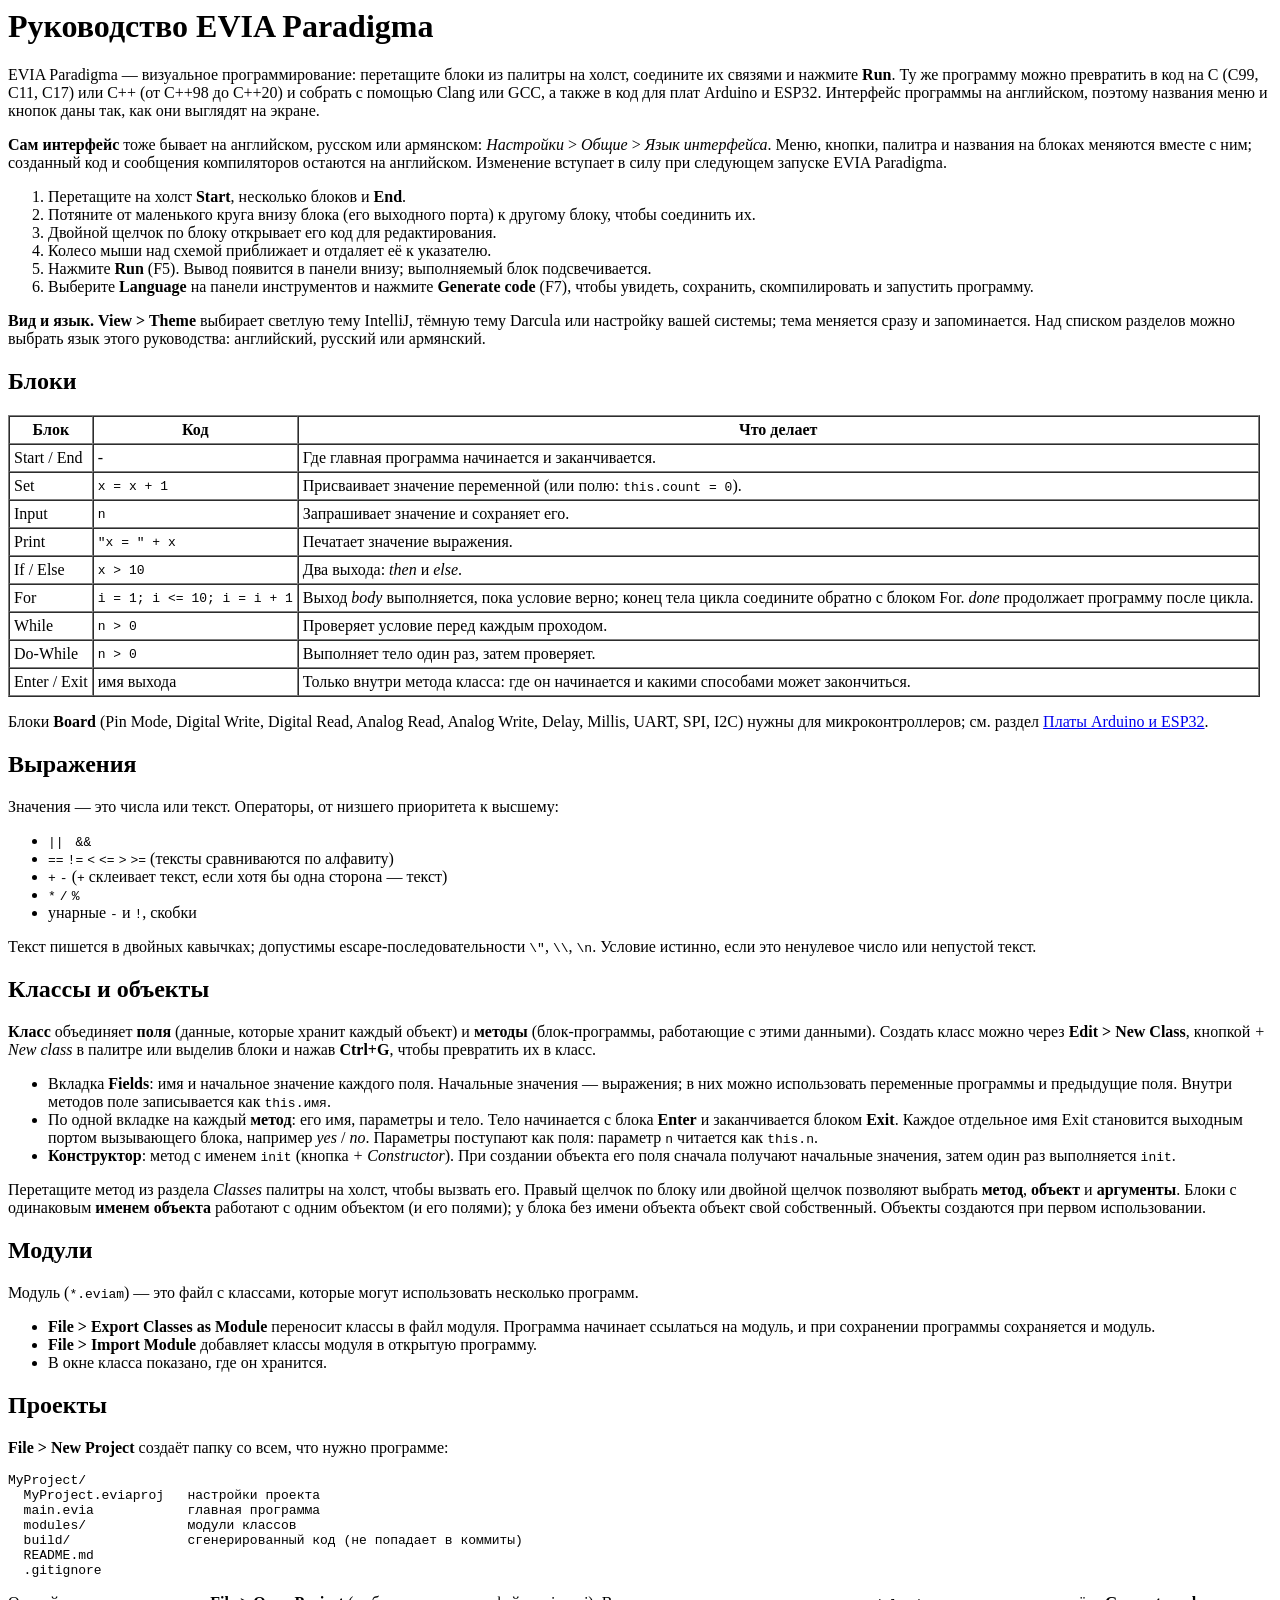
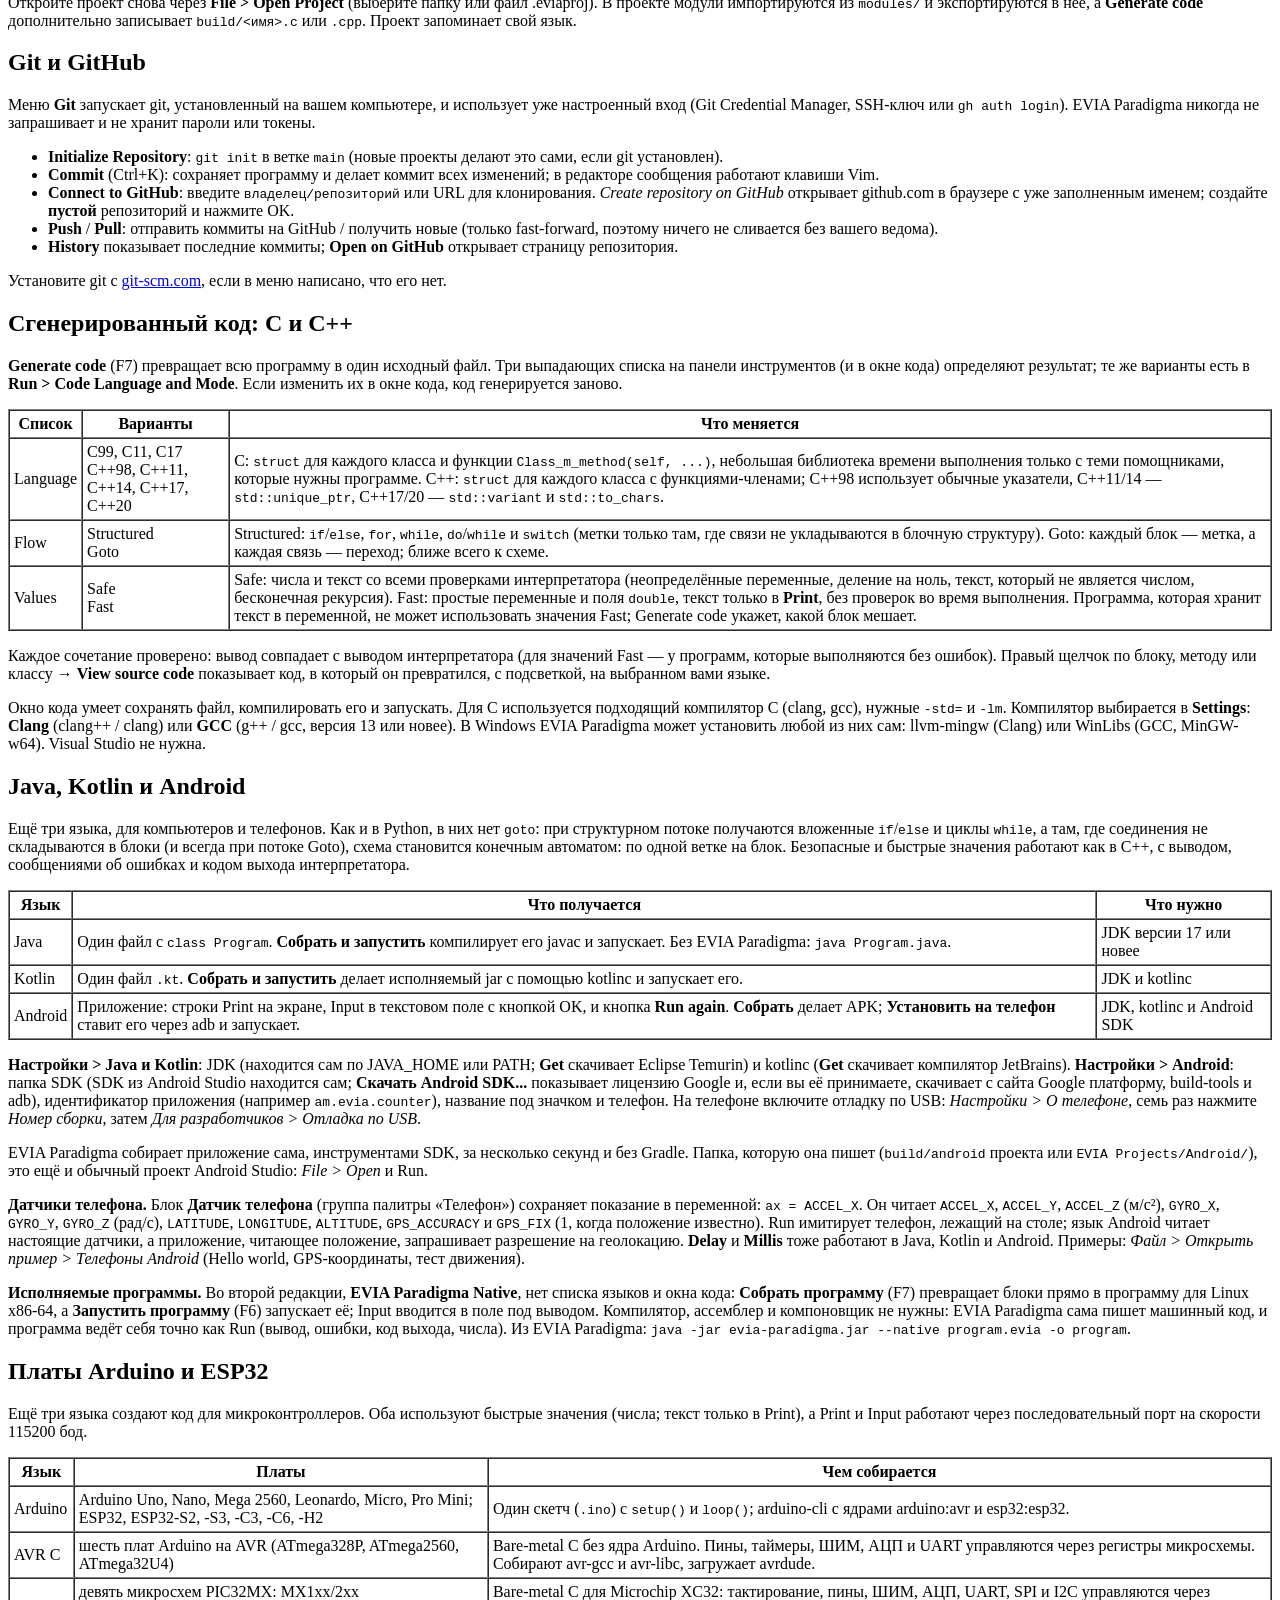
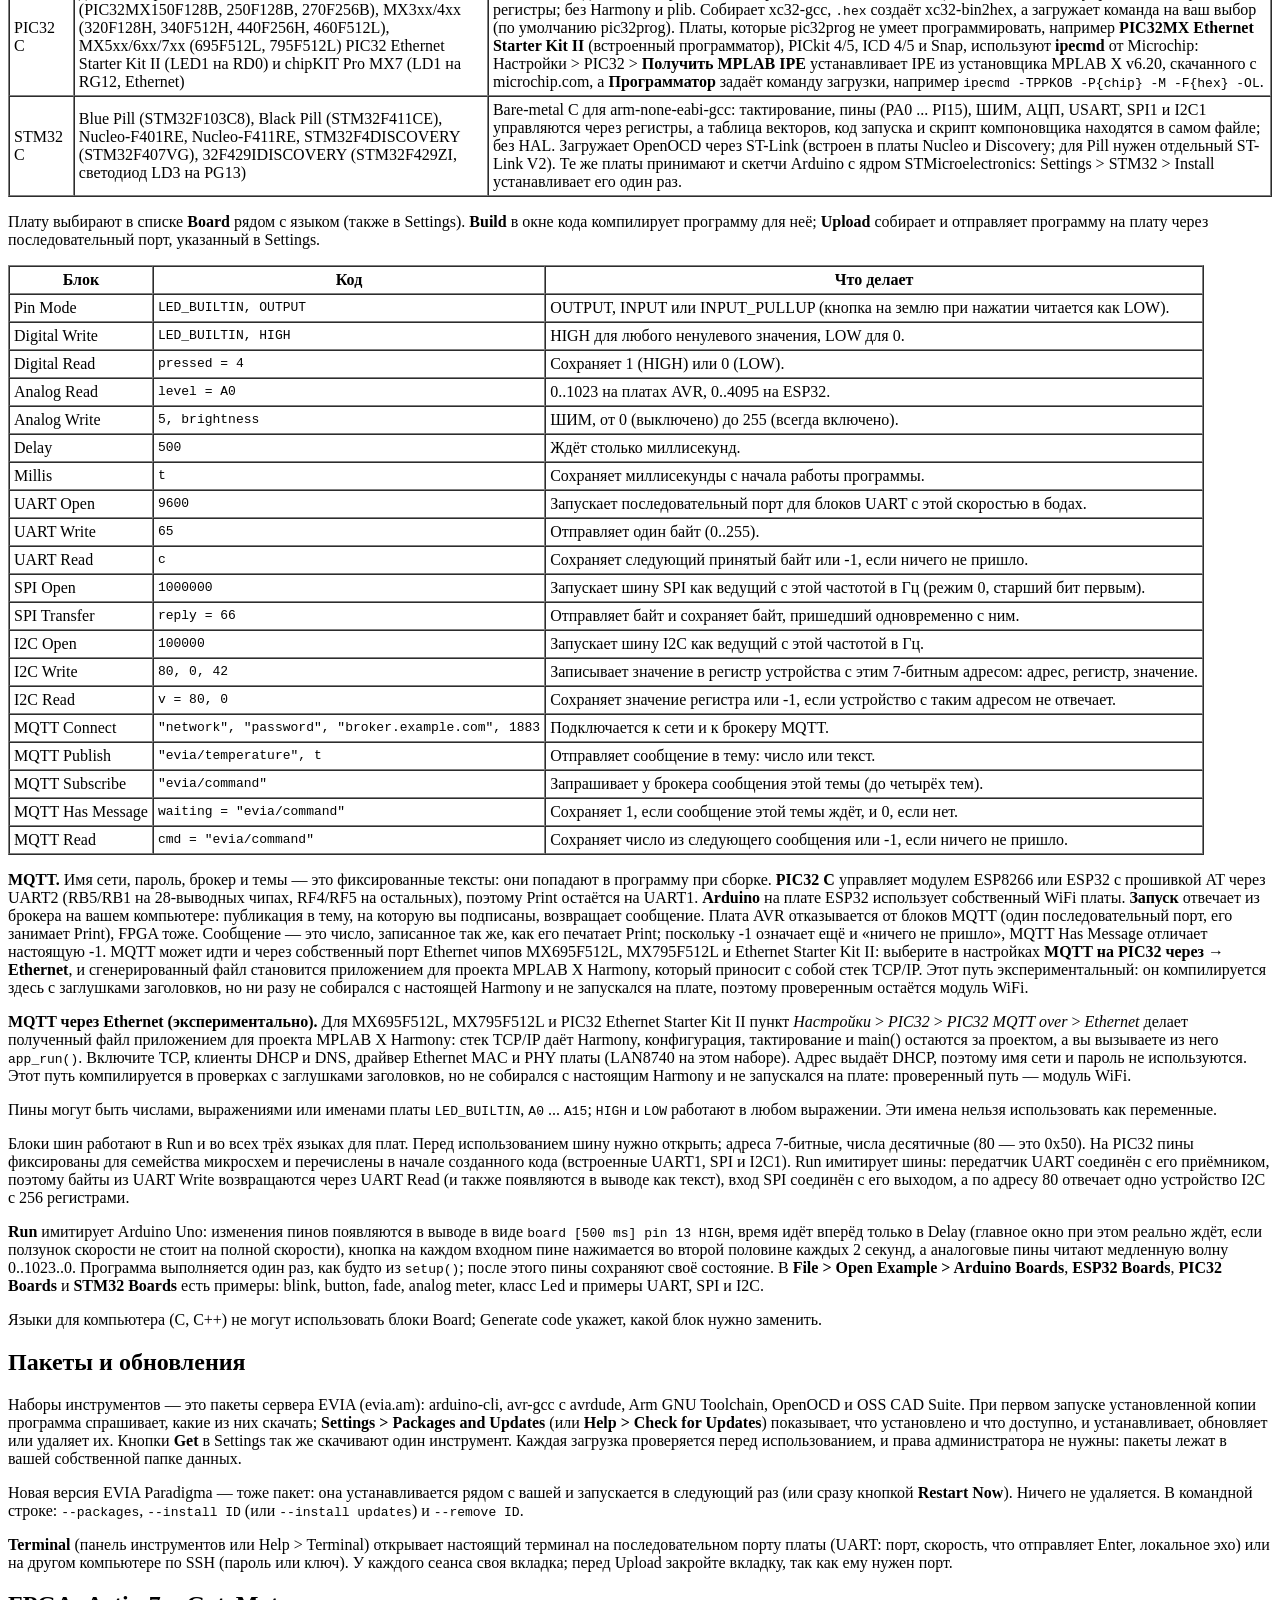
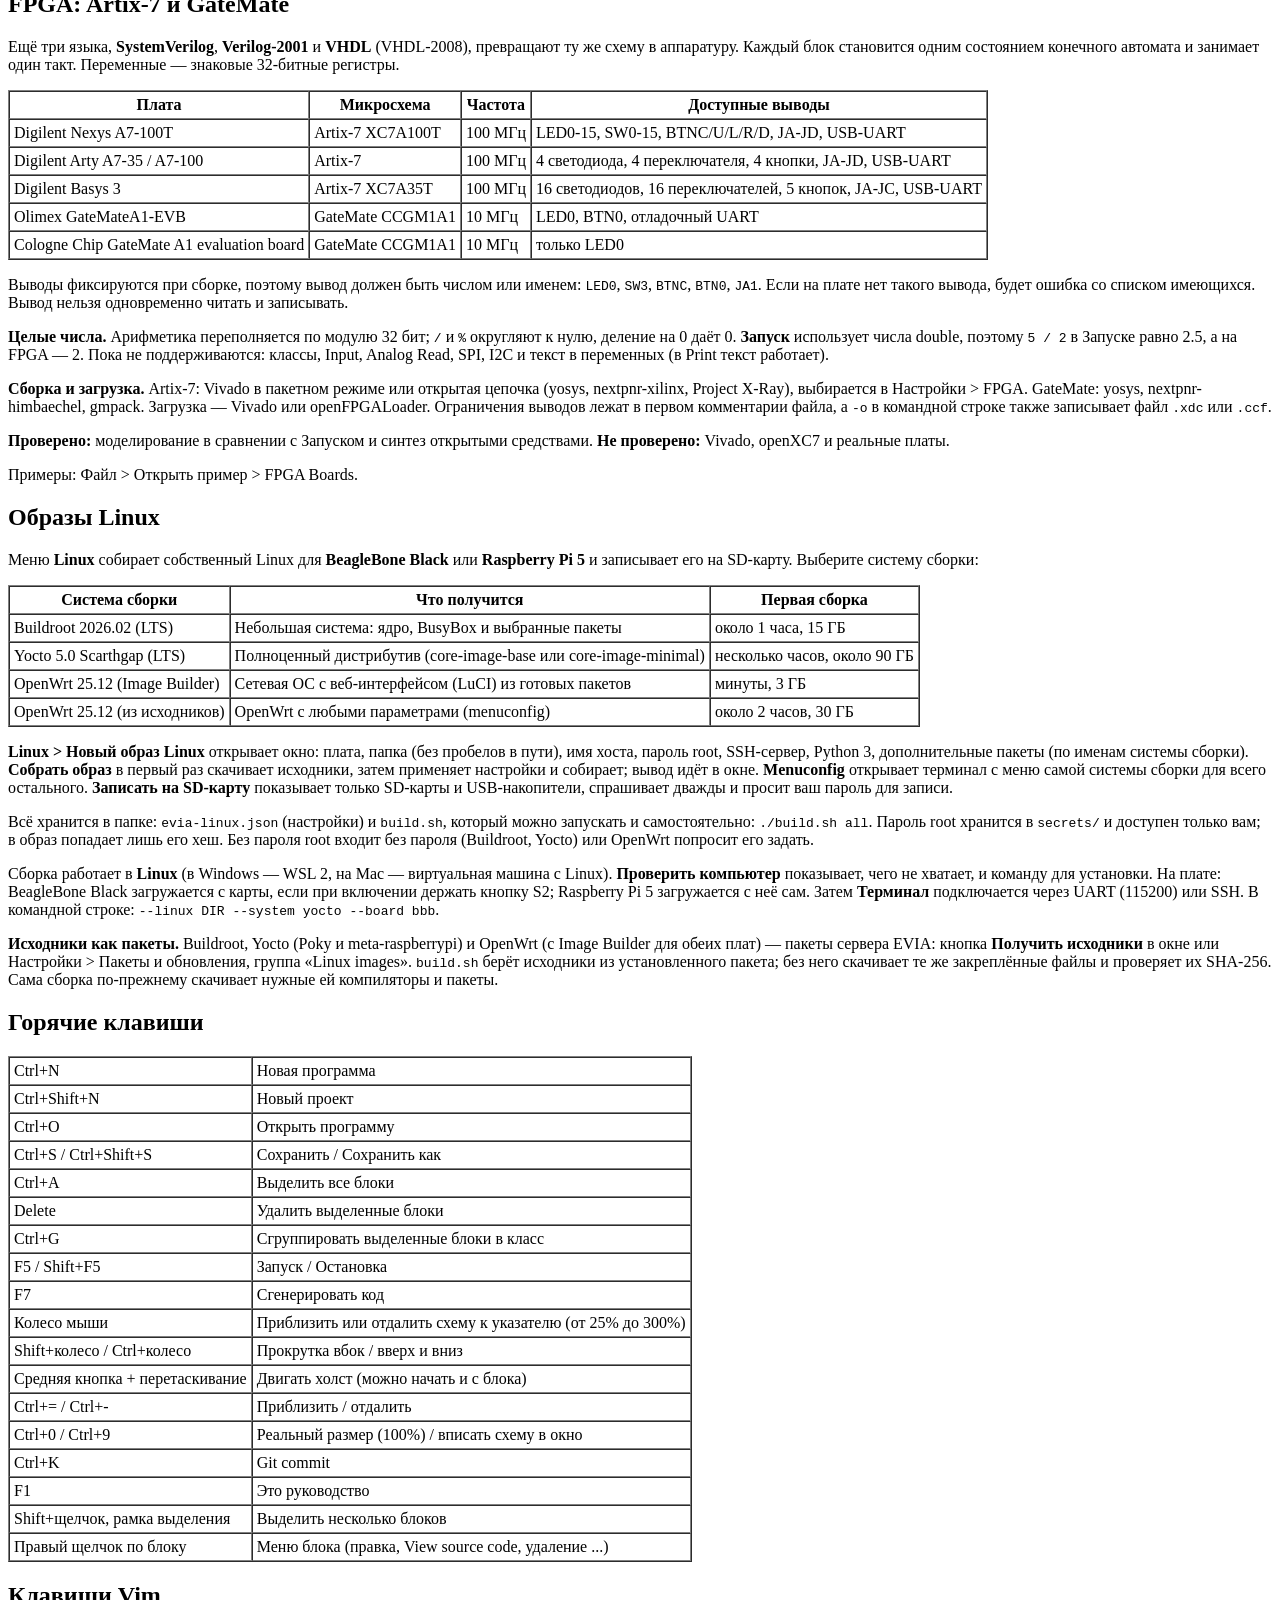
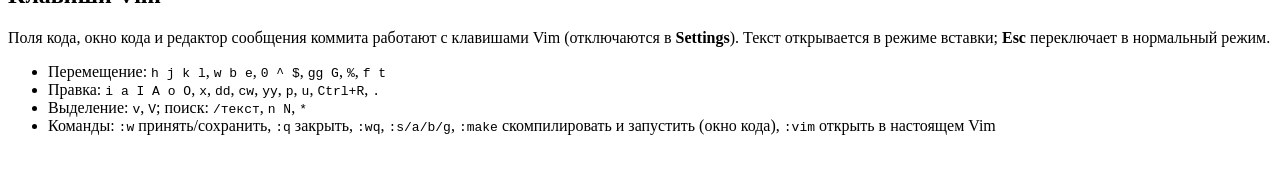
<file: src/main/resources/evia/paradigma/help/guide.ru.html>
<html>
<body>

<a name="start"></a>
<h1>Руководство EVIA Paradigma</h1>
<p>EVIA Paradigma — визуальное программирование: перетащите блоки из палитры на холст, соедините их связями и нажмите
<b>Run</b>. Ту же программу можно превратить в код на C (C99, C11, C17) или C++ (от C++98 до C++20) и собрать с помощью
Clang или GCC, а также в код для плат Arduino и ESP32. Интерфейс программы на английском, поэтому названия меню и
кнопок даны так, как они выглядят на экране.</p>
<p><b>Сам интерфейс</b> тоже бывает на английском, русском или армянском: <i>Настройки</i> &gt; <i>Общие</i> &gt; <i>Язык интерфейса</i>. Меню, кнопки, палитра и названия на блоках меняются вместе с ним; созданный код и сообщения компиляторов остаются на английском. Изменение вступает в силу при следующем запуске EVIA Paradigma.</p>
<ol>
  <li>Перетащите на холст <b>Start</b>, несколько блоков и <b>End</b>.</li>
  <li>Потяните от маленького круга внизу блока (его выходного порта) к другому блоку, чтобы соединить их.</li>
  <li>Двойной щелчок по блоку открывает его код для редактирования.</li>
  <li>Колесо мыши над схемой приближает и отдаляет её к указателю.</li>
  <li>Нажмите <b>Run</b> (F5). Вывод появится в панели внизу; выполняемый блок подсвечивается.</li>
  <li>Выберите <b>Language</b> на панели инструментов и нажмите <b>Generate code</b> (F7), чтобы увидеть, сохранить,
  скомпилировать и запустить программу.</li>
</ol>
<p><b>Вид и язык.</b> <b>View &gt; Theme</b> выбирает светлую тему IntelliJ, тёмную тему Darcula или настройку
вашей системы; тема меняется сразу и запоминается. Над списком разделов можно выбрать язык этого руководства:
английский, русский или армянский.</p>

<a name="blocks"></a>
<h2>Блоки</h2>
<table border="1" cellpadding="4" cellspacing="0">
<tr><th>Блок</th><th>Код</th><th>Что делает</th></tr>
<tr><td>Start / End</td><td>-</td><td>Где главная программа начинается и заканчивается.</td></tr>
<tr><td>Set</td><td><code>x = x + 1</code></td><td>Присваивает значение переменной (или полю: <code>this.count = 0</code>).</td></tr>
<tr><td>Input</td><td><code>n</code></td><td>Запрашивает значение и сохраняет его.</td></tr>
<tr><td>Print</td><td><code>"x = " + x</code></td><td>Печатает значение выражения.</td></tr>
<tr><td>If / Else</td><td><code>x &gt; 10</code></td><td>Два выхода: <i>then</i> и <i>else</i>.</td></tr>
<tr><td>For</td><td><code>i = 1; i &lt;= 10; i = i + 1</code></td><td>Выход <i>body</i> выполняется, пока условие верно; конец тела цикла соедините обратно с блоком For. <i>done</i> продолжает программу после цикла.</td></tr>
<tr><td>While</td><td><code>n &gt; 0</code></td><td>Проверяет условие перед каждым проходом.</td></tr>
<tr><td>Do-While</td><td><code>n &gt; 0</code></td><td>Выполняет тело один раз, затем проверяет.</td></tr>
<tr><td>Enter / Exit</td><td>имя выхода</td><td>Только внутри метода класса: где он начинается и какими способами может закончиться.</td></tr>
</table>
<p>Блоки <b>Board</b> (Pin Mode, Digital Write, Digital Read, Analog Read, Analog Write, Delay, Millis, UART, SPI, I2C) нужны для
микроконтроллеров; см. раздел <a href="#boards">Платы Arduino и ESP32</a>.</p>

<a name="expressions"></a>
<h2>Выражения</h2>
<p>Значения — это числа или текст. Операторы, от низшего приоритета к высшему:</p>
<ul>
  <li><code>||</code> &nbsp; <code>&amp;&amp;</code></li>
  <li><code>==</code> <code>!=</code> <code>&lt;</code> <code>&lt;=</code> <code>&gt;</code> <code>&gt;=</code> (тексты сравниваются по алфавиту)</li>
  <li><code>+</code> <code>-</code> (<code>+</code> склеивает текст, если хотя бы одна сторона — текст)</li>
  <li><code>*</code> <code>/</code> <code>%</code></li>
  <li>унарные <code>-</code> и <code>!</code>, скобки</li>
</ul>
<p>Текст пишется в двойных кавычках; допустимы escape-последовательности <code>\"</code>, <code>\\</code>, <code>\n</code>.
Условие истинно, если это ненулевое число или непустой текст.</p>

<a name="classes"></a>
<h2>Классы и объекты</h2>
<p><b>Класс</b> объединяет <b>поля</b> (данные, которые хранит каждый объект) и <b>методы</b> (блок-программы, работающие
с этими данными). Создать класс можно через <b>Edit &gt; New Class</b>, кнопкой <i>+ New class</i> в палитре или
выделив блоки и нажав <b>Ctrl+G</b>, чтобы превратить их в класс.</p>
<ul>
  <li>Вкладка <b>Fields</b>: имя и начальное значение каждого поля. Начальные значения — выражения; в них можно
  использовать переменные программы и предыдущие поля. Внутри методов поле записывается как <code>this.имя</code>.</li>
  <li>По одной вкладке на каждый <b>метод</b>: его имя, параметры и тело. Тело начинается с блока <b>Enter</b> и
  заканчивается блоком <b>Exit</b>. Каждое отдельное имя Exit становится выходным портом вызывающего блока,
  например <i>yes</i> / <i>no</i>. Параметры поступают как поля: параметр <code>n</code> читается как <code>this.n</code>.</li>
  <li><b>Конструктор</b>: метод с именем <code>init</code> (кнопка <i>+ Constructor</i>). При создании объекта его поля
  сначала получают начальные значения, затем один раз выполняется <code>init</code>.</li>
</ul>
<p>Перетащите метод из раздела <i>Classes</i> палитры на холст, чтобы вызвать его. Правый щелчок по блоку или двойной
щелчок позволяют выбрать <b>метод</b>, <b>объект</b> и <b>аргументы</b>. Блоки с одинаковым <b>именем объекта</b> работают
с одним объектом (и его полями); у блока без имени объекта объект свой собственный. Объекты создаются при первом
использовании.</p>

<a name="modules"></a>
<h2>Модули</h2>
<p>Модуль (<code>*.eviam</code>) — это файл с классами, которые могут использовать несколько программ.</p>
<ul>
  <li><b>File &gt; Export Classes as Module</b> переносит классы в файл модуля. Программа начинает ссылаться на модуль,
  и при сохранении программы сохраняется и модуль.</li>
  <li><b>File &gt; Import Module</b> добавляет классы модуля в открытую программу.</li>
  <li>В окне класса показано, где он хранится.</li>
</ul>

<a name="projects"></a>
<h2>Проекты</h2>
<p><b>File &gt; New Project</b> создаёт папку со всем, что нужно программе:</p>
<pre>
MyProject/
  MyProject.eviaproj   настройки проекта
  main.evia            главная программа
  modules/             модули классов
  build/               сгенерированный код (не попадает в коммиты)
  README.md
  .gitignore
</pre>
<p>Откройте проект снова через <b>File &gt; Open Project</b> (выберите папку или файл .eviaproj). В проекте модули
импортируются из <code>modules/</code> и экспортируются в неё, а <b>Generate code</b> дополнительно записывает
<code>build/&lt;имя&gt;.c</code> или <code>.cpp</code>. Проект запоминает свой язык.</p>

<a name="git"></a>
<h2>Git и GitHub</h2>
<p>Меню <b>Git</b> запускает git, установленный на вашем компьютере, и использует уже настроенный вход
(Git Credential Manager, SSH-ключ или <code>gh auth login</code>). EVIA Paradigma никогда не запрашивает и не хранит
пароли или токены.</p>
<ul>
  <li><b>Initialize Repository</b>: <code>git init</code> в ветке <code>main</code> (новые проекты делают это сами, если git установлен).</li>
  <li><b>Commit</b> (Ctrl+K): сохраняет программу и делает коммит всех изменений; в редакторе сообщения работают клавиши Vim.</li>
  <li><b>Connect to GitHub</b>: введите <code>владелец/репозиторий</code> или URL для клонирования. <i>Create repository on GitHub</i>
  открывает github.com в браузере с уже заполненным именем; создайте <b>пустой</b> репозиторий и нажмите OK.</li>
  <li><b>Push</b> / <b>Pull</b>: отправить коммиты на GitHub / получить новые (только fast-forward, поэтому ничего не сливается без вашего ведома).</li>
  <li><b>History</b> показывает последние коммиты; <b>Open on GitHub</b> открывает страницу репозитория.</li>
</ul>
<p>Установите git с <a href="https://git-scm.com/downloads">git-scm.com</a>, если в меню написано, что его нет.</p>

<a name="cpp"></a>
<h2>Сгенерированный код: C и C++</h2>
<p><b>Generate code</b> (F7) превращает всю программу в один исходный файл. Три выпадающих списка на панели
инструментов (и в окне кода) определяют результат; те же варианты есть в <b>Run &gt; Code Language and Mode</b>.
Если изменить их в окне кода, код генерируется заново.</p>
<table border="1" cellpadding="4" cellspacing="0">
<tr><th>Список</th><th>Варианты</th><th>Что меняется</th></tr>
<tr><td>Language</td><td>C99, C11, C17<br>C++98, C++11, C++14, C++17, C++20</td>
<td>C: <code>struct</code> для каждого класса и функции <code>Class_m_method(self, ...)</code>, небольшая библиотека
времени выполнения только с теми помощниками, которые нужны программе. C++: <code>struct</code> для каждого класса с
функциями-членами; C++98 использует обычные указатели, C++11/14 — <code>std::unique_ptr</code>, C++17/20 —
<code>std::variant</code> и <code>std::to_chars</code>.</td></tr>
<tr><td>Flow</td><td>Structured<br>Goto</td>
<td>Structured: <code>if</code>/<code>else</code>, <code>for</code>, <code>while</code>, <code>do</code>/<code>while</code>
и <code>switch</code> (метки только там, где связи не укладываются в блочную структуру). Goto: каждый блок — метка,
а каждая связь — переход; ближе всего к схеме.</td></tr>
<tr><td>Values</td><td>Safe<br>Fast</td>
<td>Safe: числа и текст со всеми проверками интерпретатора (неопределённые переменные, деление на ноль, текст, который
не является числом, бесконечная рекурсия). Fast: простые переменные и поля <code>double</code>, текст только в
<b>Print</b>, без проверок во время выполнения. Программа, которая хранит текст в переменной, не может использовать
значения Fast; Generate code укажет, какой блок мешает.</td></tr>
</table>
<p>Каждое сочетание проверено: вывод совпадает с выводом интерпретатора (для значений Fast — у программ, которые
выполняются без ошибок). Правый щелчок по блоку, методу или классу → <b>View source code</b> показывает код, в который
он превратился, с подсветкой, на выбранном вами языке.</p>
<p>Окно кода умеет сохранять файл, компилировать его и запускать. Для C используется подходящий компилятор C (clang, gcc),
нужные <code>-std=</code> и <code>-lm</code>. Компилятор выбирается в <b>Settings</b>: <b>Clang</b> (clang++ / clang) или
<b>GCC</b> (g++ / gcc, версия 13 или новее). В Windows EVIA Paradigma может установить любой из них сам: llvm-mingw
(Clang) или WinLibs (GCC, MinGW-w64). Visual Studio не нужна.</p>

<a name="jvm"></a>
<h2>Java, Kotlin и Android</h2>
<p>Ещё три языка, для компьютеров и телефонов. Как и в Python, в них нет <code>goto</code>: при структурном потоке
получаются вложенные <code>if</code>/<code>else</code> и циклы <code>while</code>, а там, где соединения не
складываются в блоки (и всегда при потоке Goto), схема становится конечным автоматом: по одной ветке на блок.
Безопасные и быстрые значения работают как в C++, с выводом, сообщениями об ошибках и кодом выхода интерпретатора.</p>
<table border="1" cellpadding="4" cellspacing="0">
<tr><th>Язык</th><th>Что получается</th><th>Что нужно</th></tr>
<tr><td>Java</td><td>Один файл с <code>class Program</code>. <b>Собрать и запустить</b> компилирует его javac и
запускает. Без EVIA Paradigma: <code>java Program.java</code>.</td><td>JDK версии 17 или новее</td></tr>
<tr><td>Kotlin</td><td>Один файл <code>.kt</code>. <b>Собрать и запустить</b> делает исполняемый jar с помощью kotlinc и
запускает его.</td><td>JDK и kotlinc</td></tr>
<tr><td>Android</td><td>Приложение: строки Print на экране, Input в текстовом поле с кнопкой OK, и кнопка
<b>Run again</b>. <b>Собрать</b> делает APK; <b>Установить на телефон</b> ставит его через adb и запускает.</td>
<td>JDK, kotlinc и Android SDK</td></tr>
</table>
<p><b>Настройки &gt; Java и Kotlin</b>: JDK (находится сам по JAVA_HOME или PATH; <b>Get</b> скачивает Eclipse Temurin) и
kotlinc (<b>Get</b> скачивает компилятор JetBrains). <b>Настройки &gt; Android</b>: папка SDK (SDK из Android Studio
находится сам; <b>Скачать Android SDK...</b> показывает лицензию Google и, если вы её принимаете, скачивает с сайта Google
платформу, build-tools и adb), идентификатор приложения (например <code>am.evia.counter</code>), название под значком и
телефон. На телефоне включите отладку по USB: <i>Настройки &gt; О телефоне</i>, семь раз нажмите <i>Номер сборки</i>,
затем <i>Для разработчиков &gt; Отладка по USB</i>.</p>
<p>EVIA Paradigma собирает приложение сама, инструментами SDK, за несколько секунд и без Gradle. Папка, которую она
пишет (<code>build/android</code> проекта или <code>EVIA Projects/Android/</code>), это ещё и обычный проект Android
Studio: <i>File &gt; Open</i> и Run.</p>

<p><b>Датчики телефона.</b> Блок <b>Датчик телефона</b> (группа палитры «Телефон») сохраняет показание в переменной:
<code>ax = ACCEL_X</code>. Он читает <code>ACCEL_X</code>, <code>ACCEL_Y</code>, <code>ACCEL_Z</code> (м/с&sup2;),
<code>GYRO_X</code>, <code>GYRO_Y</code>, <code>GYRO_Z</code> (рад/с), <code>LATITUDE</code>, <code>LONGITUDE</code>,
<code>ALTITUDE</code>, <code>GPS_ACCURACY</code> и <code>GPS_FIX</code> (1, когда положение известно). Run имитирует
телефон, лежащий на столе; язык Android читает настоящие датчики, а приложение, читающее положение, запрашивает
разрешение на геолокацию. <b>Delay</b> и <b>Millis</b> тоже работают в Java, Kotlin и Android. Примеры: <i>Файл &gt;
Открыть пример &gt; Телефоны Android</i> (Hello world, GPS-координаты, тест движения).</p>

<p><b>Исполняемые программы.</b> Во второй редакции, <b>EVIA Paradigma Native</b>, нет списка языков и окна кода:
<b>Собрать программу</b> (F7) превращает блоки прямо в программу для Linux x86-64, а <b>Запустить программу</b> (F6)
запускает её; Input вводится в поле под выводом. Компилятор, ассемблер и компоновщик не нужны: EVIA Paradigma сама
пишет машинный код, и программа ведёт себя точно как Run (вывод, ошибки, код выхода, числа). Из EVIA Paradigma:
<code>java -jar evia-paradigma.jar --native program.evia -o program</code>.</p>

<a name="boards"></a>
<h2>Платы Arduino и ESP32</h2>
<p>Ещё три языка создают код для микроконтроллеров. Оба используют быстрые значения (числа; текст только в Print),
а Print и Input работают через последовательный порт на скорости 115200 бод.</p>
<table border="1" cellpadding="4" cellspacing="0">
<tr><th>Язык</th><th>Платы</th><th>Чем собирается</th></tr>
<tr><td>Arduino</td><td>Arduino Uno, Nano, Mega 2560, Leonardo, Micro, Pro Mini;<br>ESP32, ESP32-S2, -S3, -C3, -C6, -H2</td>
<td>Один скетч (<code>.ino</code>) с <code>setup()</code> и <code>loop()</code>; arduino-cli с ядрами arduino:avr
и esp32:esp32.</td></tr>
<tr><td>AVR C</td><td>шесть плат Arduino на AVR (ATmega328P, ATmega2560, ATmega32U4)</td>
<td>Bare-metal C без ядра Arduino. Пины, таймеры, ШИМ, АЦП и UART управляются через регистры микросхемы.
Собирают avr-gcc и avr-libc, загружает avrdude.</td></tr>
<tr><td>PIC32 C</td><td>девять микросхем PIC32MX: MX1xx/2xx (PIC32MX150F128B, 250F128B, 270F256B), MX3xx/4xx (320F128H, 340F512H, 440F256H, 460F512L), MX5xx/6xx/7xx (695F512L, 795F512L) PIC32 Ethernet Starter Kit II (LED1 на RD0) и chipKIT Pro MX7 (LD1 на RG12, Ethernet)</td>
<td>Bare-metal C для Microchip XC32: тактирование, пины, ШИМ, АЦП, UART, SPI и I2C управляются через регистры; без Harmony и plib.
Собирает xc32-gcc, <code>.hex</code> создаёт xc32-bin2hex, а загружает команда на ваш выбор (по умолчанию pic32prog). Платы, которые pic32prog не умеет программировать, например <b>PIC32MX Ethernet Starter Kit II</b> (встроенный программатор), PICkit 4/5, ICD 4/5 и Snap, используют <b>ipecmd</b> от Microchip: Настройки &gt; PIC32 &gt; <b>Получить MPLAB IPE</b> устанавливает IPE из установщика MPLAB X v6.20, скачанного с microchip.com, а <b>Программатор</b> задаёт команду загрузки, например <code>ipecmd -TPPKOB -P{chip} -M -F{hex} -OL</code>.</td></tr>
<tr><td>STM32 C</td><td>Blue Pill (STM32F103C8), Black Pill (STM32F411CE), Nucleo-F401RE, Nucleo-F411RE, STM32F4DISCOVERY (STM32F407VG), 32F429IDISCOVERY (STM32F429ZI, светодиод LD3 на PG13)</td>
<td>Bare-metal C для arm-none-eabi-gcc: тактирование, пины (PA0 ... PI15), ШИМ, АЦП, USART, SPI1 и I2C1 управляются через
регистры, а таблица векторов, код запуска и скрипт компоновщика находятся в самом файле; без HAL. Загружает OpenOCD через ST-Link
(встроен в платы Nucleo и Discovery; для Pill нужен отдельный ST-Link V2). Те же платы принимают и скетчи Arduino
с ядром STMicroelectronics: Settings &gt; STM32 &gt; Install устанавливает его один раз.</td></tr>
</table>
<p>Плату выбирают в списке <b>Board</b> рядом с языком (также в Settings). <b>Build</b> в окне кода компилирует
программу для неё; <b>Upload</b> собирает и отправляет программу на плату через последовательный порт, указанный в Settings.</p>
<table border="1" cellpadding="4" cellspacing="0">
<tr><th>Блок</th><th>Код</th><th>Что делает</th></tr>
<tr><td>Pin Mode</td><td><code>LED_BUILTIN, OUTPUT</code></td><td>OUTPUT, INPUT или INPUT_PULLUP (кнопка на землю при нажатии читается как LOW).</td></tr>
<tr><td>Digital Write</td><td><code>LED_BUILTIN, HIGH</code></td><td>HIGH для любого ненулевого значения, LOW для 0.</td></tr>
<tr><td>Digital Read</td><td><code>pressed = 4</code></td><td>Сохраняет 1 (HIGH) или 0 (LOW).</td></tr>
<tr><td>Analog Read</td><td><code>level = A0</code></td><td>0..1023 на платах AVR, 0..4095 на ESP32.</td></tr>
<tr><td>Analog Write</td><td><code>5, brightness</code></td><td>ШИМ, от 0 (выключено) до 255 (всегда включено).</td></tr>
<tr><td>Delay</td><td><code>500</code></td><td>Ждёт столько миллисекунд.</td></tr>
<tr><td>Millis</td><td><code>t</code></td><td>Сохраняет миллисекунды с начала работы программы.</td></tr>
<tr><td>UART Open</td><td><code>9600</code></td><td>Запускает последовательный порт для блоков UART с этой скоростью в бодах.</td></tr>
<tr><td>UART Write</td><td><code>65</code></td><td>Отправляет один байт (0..255).</td></tr>
<tr><td>UART Read</td><td><code>c</code></td><td>Сохраняет следующий принятый байт или -1, если ничего не пришло.</td></tr>
<tr><td>SPI Open</td><td><code>1000000</code></td><td>Запускает шину SPI как ведущий с этой частотой в Гц (режим 0, старший бит первым).</td></tr>
<tr><td>SPI Transfer</td><td><code>reply = 66</code></td><td>Отправляет байт и сохраняет байт, пришедший одновременно с ним.</td></tr>
<tr><td>I2C Open</td><td><code>100000</code></td><td>Запускает шину I2C как ведущий с этой частотой в Гц.</td></tr>
<tr><td>I2C Write</td><td><code>80, 0, 42</code></td><td>Записывает значение в регистр устройства с этим 7-битным адресом: адрес, регистр, значение.</td></tr>
<tr><td>I2C Read</td><td><code>v = 80, 0</code></td><td>Сохраняет значение регистра или -1, если устройство с таким адресом не отвечает.</td></tr>
<tr><td>MQTT Connect</td><td><code>"network", "password", "broker.example.com", 1883</code></td><td>Подключается к сети и к брокеру MQTT.</td></tr>
<tr><td>MQTT Publish</td><td><code>"evia/temperature", t</code></td><td>Отправляет сообщение в тему: число или текст.</td></tr>
<tr><td>MQTT Subscribe</td><td><code>"evia/command"</code></td><td>Запрашивает у брокера сообщения этой темы (до четырёх тем).</td></tr>
<tr><td>MQTT Has Message</td><td><code>waiting = "evia/command"</code></td><td>Сохраняет 1, если сообщение этой темы ждёт, и 0, если нет.</td></tr>
<tr><td>MQTT Read</td><td><code>cmd = "evia/command"</code></td><td>Сохраняет число из следующего сообщения или -1, если ничего не пришло.</td></tr>
</table>
<p><b>MQTT.</b> Имя сети, пароль, брокер и темы — это фиксированные тексты: они попадают в программу при сборке.
<b>PIC32 C</b> управляет модулем ESP8266 или ESP32 с прошивкой AT через UART2 (RB5/RB1 на 28-выводных чипах, RF4/RF5 на
остальных), поэтому Print остаётся на UART1. <b>Arduino</b> на плате ESP32 использует собственный WiFi платы. <b>Запуск</b>
отвечает из брокера на вашем компьютере: публикация в тему, на которую вы подписаны, возвращает сообщение. Плата AVR
отказывается от блоков MQTT (один последовательный порт, его занимает Print), FPGA тоже. Сообщение — это число, записанное
так же, как его печатает Print; поскольку -1 означает ещё и «ничего не пришло», MQTT Has Message отличает настоящую -1.
MQTT может идти и через собственный порт Ethernet
чипов MX695F512L, MX795F512L и Ethernet Starter Kit II: выберите в настройках <b>MQTT на PIC32 через</b> →
<b>Ethernet</b>, и сгенерированный файл становится приложением для проекта MPLAB X Harmony, который приносит с собой
стек TCP/IP. Этот путь экспериментальный: он компилируется здесь с заглушками заголовков, но ни разу не собирался с
настоящей Harmony и не запускался на плате, поэтому проверенным остаётся модуль WiFi.</p>
<p><b>MQTT через Ethernet (экспериментально).</b> Для MX695F512L, MX795F512L и PIC32 Ethernet Starter Kit II пункт <i>Настройки</i> &gt; <i>PIC32</i> &gt; <i>PIC32 MQTT over</i> &gt; <i>Ethernet</i> делает полученный файл приложением для проекта MPLAB X Harmony: стек TCP/IP даёт Harmony, конфигурация, тактирование и main() остаются за проектом, а вы вызываете из него <code>app_run()</code>. Включите TCP, клиенты DHCP и DNS, драйвер Ethernet MAC и PHY платы (LAN8740 на этом наборе). Адрес выдаёт DHCP, поэтому имя сети и пароль не используются. Этот путь компилируется в проверках с заглушками заголовков, но не собирался с настоящим Harmony и не запускался на плате: проверенный путь — модуль WiFi.</p>
<p>Пины могут быть числами, выражениями или именами платы <code>LED_BUILTIN</code>, <code>A0</code> ... <code>A15</code>;
<code>HIGH</code> и <code>LOW</code> работают в любом выражении. Эти имена нельзя использовать как переменные.</p>
<p>Блоки шин работают в Run и во всех трёх языках для плат. Перед использованием шину нужно открыть; адреса 7-битные,
числа десятичные (80 — это 0x50). На PIC32 пины фиксированы для семейства микросхем и перечислены в начале созданного кода
(встроенные UART1, SPI и I2C1). Run имитирует шины: передатчик UART соединён с его приёмником, поэтому байты из UART Write
возвращаются через UART Read (и также появляются в выводе как текст), вход SPI соединён с его выходом, а по адресу 80
отвечает одно устройство I2C с 256 регистрами.</p>
<p><b>Run</b> имитирует Arduino Uno: изменения пинов появляются в выводе в виде <code>board [500 ms] pin 13 HIGH</code>,
время идёт вперёд только в Delay (главное окно при этом реально ждёт, если ползунок скорости не стоит на полной
скорости), кнопка на каждом входном пине нажимается во второй половине каждых 2 секунд, а аналоговые пины читают
медленную волну 0..1023..0. Программа выполняется один раз, как будто из <code>setup()</code>; после этого пины
сохраняют своё состояние. В <b>File &gt; Open Example &gt; Arduino Boards</b>, <b>ESP32 Boards</b>, <b>PIC32 Boards</b> и <b>STM32 Boards</b> есть примеры: blink, button,
fade, analog meter, класс Led и примеры UART, SPI и I2C.</p>
<p>Языки для компьютера (C, C++) не могут использовать блоки Board; Generate code укажет, какой блок нужно заменить.</p>

<a name="packages"></a>
<h2>Пакеты и обновления</h2>
<p>Наборы инструментов — это пакеты сервера EVIA (evia.am): arduino-cli, avr-gcc с avrdude, Arm GNU Toolchain,
OpenOCD и OSS CAD Suite. При первом запуске установленной копии программа спрашивает, какие из них скачать; <b>Settings &gt; Packages and
Updates</b> (или <b>Help &gt; Check for Updates</b>) показывает, что установлено и что доступно, и устанавливает, обновляет
или удаляет их. Кнопки <b>Get</b> в Settings так же скачивают один инструмент. Каждая загрузка проверяется перед
использованием, и права администратора не нужны: пакеты лежат в вашей собственной папке данных.</p>
<p>Новая версия EVIA Paradigma — тоже пакет: она устанавливается рядом с вашей и запускается в следующий раз (или сразу
кнопкой <b>Restart Now</b>). Ничего не удаляется. В командной строке: <code>--packages</code>, <code>--install ID</code>
(или <code>--install updates</code>) и <code>--remove ID</code>.</p>

<p><b>Terminal</b> (панель инструментов или Help &gt; Terminal) открывает настоящий терминал на последовательном порту платы
(UART: порт, скорость, что отправляет Enter, локальное эхо) или на другом компьютере по SSH (пароль или ключ). У каждого
сеанса своя вкладка; перед Upload закройте вкладку, так как ему нужен порт.</p>

<a name="fpga"></a>
<h2>FPGA: Artix-7 и GateMate</h2>
<p>Ещё три языка, <b>SystemVerilog</b>, <b>Verilog-2001</b> и <b>VHDL</b> (VHDL-2008), превращают ту же схему в аппаратуру. Каждый блок становится одним состоянием конечного автомата и занимает один такт. Переменные — знаковые 32-битные регистры.</p>
<table border="1" cellpadding="4" cellspacing="0">
<tr><th>Плата</th><th>Микросхема</th><th>Частота</th><th>Доступные выводы</th></tr>
<tr><td>Digilent Nexys A7-100T</td><td>Artix-7 XC7A100T</td><td>100 МГц</td><td>LED0-15, SW0-15, BTNC/U/L/R/D, JA-JD, USB-UART</td></tr>
<tr><td>Digilent Arty A7-35 / A7-100</td><td>Artix-7</td><td>100 МГц</td><td>4 светодиода, 4 переключателя, 4 кнопки, JA-JD, USB-UART</td></tr>
<tr><td>Digilent Basys 3</td><td>Artix-7 XC7A35T</td><td>100 МГц</td><td>16 светодиодов, 16 переключателей, 5 кнопок, JA-JC, USB-UART</td></tr>
<tr><td>Olimex GateMateA1-EVB</td><td>GateMate CCGM1A1</td><td>10 МГц</td><td>LED0, BTN0, отладочный UART</td></tr>
<tr><td>Cologne Chip GateMate A1 evaluation board</td><td>GateMate CCGM1A1</td><td>10 МГц</td><td>только LED0</td></tr>
</table>
<p>Выводы фиксируются при сборке, поэтому вывод должен быть числом или именем: <code>LED0</code>, <code>SW3</code>, <code>BTNC</code>, <code>BTN0</code>, <code>JA1</code>. Если на плате нет такого вывода, будет ошибка со списком имеющихся. Вывод нельзя одновременно читать и записывать.</p>
<p><b>Целые числа.</b> Арифметика переполняется по модулю 32 бит; <code>/</code> и <code>%</code> округляют к нулю, деление на 0 даёт 0. <b>Запуск</b> использует числа double, поэтому <code>5 / 2</code> в Запуске равно 2.5, а на FPGA — 2. Пока не поддерживаются: классы, Input, Analog Read, SPI, I2C и текст в переменных (в Print текст работает).</p>
<p><b>Сборка и загрузка.</b> Artix-7: Vivado в пакетном режиме или открытая цепочка (yosys, nextpnr-xilinx, Project X-Ray), выбирается в Настройки &gt; FPGA. GateMate: yosys, nextpnr-himbaechel, gmpack. Загрузка — Vivado или openFPGALoader. Ограничения выводов лежат в первом комментарии файла, а <code>-o</code> в командной строке также записывает файл <code>.xdc</code> или <code>.ccf</code>.</p>
<p><b>Проверено:</b> моделирование в сравнении с Запуском и синтез открытыми средствами. <b>Не проверено:</b> Vivado, openXC7 и реальные платы.</p>
<p>Примеры: Файл &gt; Открыть пример &gt; FPGA Boards.</p>
<a name="linux"></a>
<h2>Образы Linux</h2>
<p>Меню <b>Linux</b> собирает собственный Linux для <b>BeagleBone Black</b> или <b>Raspberry Pi 5</b> и записывает его на
SD-карту. Выберите систему сборки:</p>
<table border="1" cellpadding="4" cellspacing="0">
<tr><th>Система сборки</th><th>Что получится</th><th>Первая сборка</th></tr>
<tr><td>Buildroot 2026.02 (LTS)</td><td>Небольшая система: ядро, BusyBox и выбранные пакеты</td><td>около 1 часа, 15 ГБ</td></tr>
<tr><td>Yocto 5.0 Scarthgap (LTS)</td><td>Полноценный дистрибутив (core-image-base или core-image-minimal)</td><td>несколько часов, около 90 ГБ</td></tr>
<tr><td>OpenWrt 25.12 (Image Builder)</td><td>Сетевая ОС с веб-интерфейсом (LuCI) из готовых пакетов</td><td>минуты, 3 ГБ</td></tr>
<tr><td>OpenWrt 25.12 (из исходников)</td><td>OpenWrt с любыми параметрами (menuconfig)</td><td>около 2 часов, 30 ГБ</td></tr>
</table>
<p><b>Linux &gt; Новый образ Linux</b> открывает окно: плата, папка (без пробелов в пути), имя хоста, пароль root,
SSH-сервер, Python 3, дополнительные пакеты (по именам системы сборки). <b>Собрать образ</b> в первый раз скачивает
исходники, затем применяет настройки и собирает; вывод идёт в окне. <b>Menuconfig</b> открывает терминал с меню самой
системы сборки для всего остального. <b>Записать на SD-карту</b> показывает только SD-карты и USB-накопители, спрашивает
дважды и просит ваш пароль для записи.</p>
<p>Всё хранится в папке: <code>evia-linux.json</code> (настройки) и <code>build.sh</code>, который можно запускать и
самостоятельно: <code>./build.sh all</code>. Пароль root хранится в <code>secrets/</code> и доступен только вам; в образ
попадает лишь его хеш. Без пароля root входит без пароля (Buildroot, Yocto) или OpenWrt попросит его задать.</p>
<p>Сборка работает в <b>Linux</b> (в Windows — WSL 2, на Mac — виртуальная машина с Linux). <b>Проверить компьютер</b>
показывает, чего не хватает, и команду для установки. На плате: BeagleBone Black загружается с карты, если при включении
держать кнопку S2; Raspberry Pi 5 загружается с неё сам. Затем <b>Терминал</b> подключается через UART (115200) или SSH.
В командной строке: <code>--linux DIR --system yocto --board bbb</code>.</p>

<p><b>Исходники как пакеты.</b> Buildroot, Yocto (Poky и meta-raspberrypi) и OpenWrt (с Image Builder для обеих плат) —
пакеты сервера EVIA: кнопка <b>Получить исходники</b> в окне или Настройки &gt; Пакеты и обновления, группа
«Linux images». <code>build.sh</code> берёт исходники из установленного пакета; без него скачивает те же закреплённые
файлы и проверяет их SHA-256. Сама сборка по-прежнему скачивает нужные ей компиляторы и пакеты.</p>

<a name="keys"></a>
<h2>Горячие клавиши</h2>
<table border="1" cellpadding="4" cellspacing="0">
<tr><td>Ctrl+N</td><td>Новая программа</td></tr>
<tr><td>Ctrl+Shift+N</td><td>Новый проект</td></tr>
<tr><td>Ctrl+O</td><td>Открыть программу</td></tr>
<tr><td>Ctrl+S / Ctrl+Shift+S</td><td>Сохранить / Сохранить как</td></tr>
<tr><td>Ctrl+A</td><td>Выделить все блоки</td></tr>
<tr><td>Delete</td><td>Удалить выделенные блоки</td></tr>
<tr><td>Ctrl+G</td><td>Сгруппировать выделенные блоки в класс</td></tr>
<tr><td>F5 / Shift+F5</td><td>Запуск / Остановка</td></tr>
<tr><td>F7</td><td>Сгенерировать код</td></tr>
<tr><td>Колесо мыши</td><td>Приблизить или отдалить схему к указателю (от 25% до 300%)</td></tr>
<tr><td>Shift+колесо / Ctrl+колесо</td><td>Прокрутка вбок / вверх и вниз</td></tr>
<tr><td>Средняя кнопка + перетаскивание</td><td>Двигать холст (можно начать и с блока)</td></tr>
<tr><td>Ctrl+= / Ctrl+-</td><td>Приблизить / отдалить</td></tr>
<tr><td>Ctrl+0 / Ctrl+9</td><td>Реальный размер (100%) / вписать схему в окно</td></tr>
<tr><td>Ctrl+K</td><td>Git commit</td></tr>
<tr><td>F1</td><td>Это руководство</td></tr>
<tr><td>Shift+щелчок, рамка выделения</td><td>Выделить несколько блоков</td></tr>
<tr><td>Правый щелчок по блоку</td><td>Меню блока (правка, View source code, удаление ...)</td></tr>
</table>

<a name="vim"></a>
<h2>Клавиши Vim</h2>
<p>Поля кода, окно кода и редактор сообщения коммита работают с клавишами Vim (отключаются в <b>Settings</b>).
Текст открывается в режиме вставки; <b>Esc</b> переключает в нормальный режим.</p>
<ul>
  <li>Перемещение: <code>h j k l</code>, <code>w b e</code>, <code>0 ^ $</code>, <code>gg G</code>, <code>%</code>, <code>f t</code></li>
  <li>Правка: <code>i a I A o O</code>, <code>x</code>, <code>dd</code>, <code>cw</code>, <code>yy</code>, <code>p</code>, <code>u</code>, <code>Ctrl+R</code>, <code>.</code></li>
  <li>Выделение: <code>v</code>, <code>V</code>; поиск: <code>/текст</code>, <code>n N</code>, <code>*</code></li>
  <li>Команды: <code>:w</code> принять/сохранить, <code>:q</code> закрыть, <code>:wq</code>, <code>:s/a/b/g</code>, <code>:make</code> скомпилировать и запустить (окно кода), <code>:vim</code> открыть в настоящем Vim</li>
</ul>

</body>
</html>
</file>
<file: style.css>
/* EVIA Paradigma site. Colors come from the application: the dot-grid canvas, the block
   colors (Set blue, loop orange, If red, Start green, class peach) and the dark output console. */
/* Fonts are served with the site (SIL Open Font License, see fonts/OFL-*.txt): variable weights 400-700. */
@font-face {
  font-family: "Familjen Grotesk";
  src: url("fonts/FamiljenGrotesk.woff") format("woff");
  font-weight: 400 700;
  font-display: swap;
}
@font-face {   /* Russian pages: Latin and Cyrillic */
  font-family: "Noto Sans";
  src: url("fonts/NotoSans.woff") format("woff");
  font-weight: 400 700;
  font-display: swap;
}
@font-face {   /* Armenian pages */
  font-family: "Noto Sans Armenian";
  src: url("fonts/NotoSansArmenian.woff") format("woff");
  font-weight: 400 700;
  font-display: swap;
}
@font-face {
  font-family: "JetBrains Mono";
  src: url("fonts/JetBrainsMono.woff") format("woff");
  font-weight: 100 800;
  font-display: swap;
}

:root {
  --paper: #f6f8fc;        /* the canvas */
  --dots: #d3d9e6;
  --ink: #1d2636;
  --muted: #566176;
  --rule: #d9dfea;
  --set: #7da7ec;
  --set-deep: #2b59c3;     /* links, primary button */
  --loop: #f5a35a;
  --if: #e8786c;
  --start: #7cc781;
  --class: #ffb38c;
  --board: #6ebe96;
  --bg: #fff;
  --text-soft: #2c3547;
  --code-bg: #eef1f7;
  --wire: #464d5e;
  --shot-bg: #f8f9fc;      /* around screenshots (the app's canvas) */
  --primary: var(--set-deep);
  --primary-hover: #1f458f;
  --primary-ink: #fff;
  --console: #1f232e;
  --console-ink: #dfe3ea;
  --console-dim: #8b93a7;
  --radius: 10px;
  --edge: color-mix(in srgb, var(--ink) 20%, transparent);   /* visible outline for screenshots and cards */
  --wrap: 1180px;
  --body: "Familjen Grotesk", "Segoe UI", system-ui, sans-serif;
  --mono: "JetBrains Mono", ui-monospace, "Cascadia Mono", Menlo, monospace;
}

/* Dark theme: follows the system unless the Light / Dark buttons in the header chose one (data-theme on <html>). */
:root { color-scheme: light; }
@media (prefers-color-scheme: dark) {
  :root:not([data-theme="light"]) {
    color-scheme: dark;
  --paper: #131823;
  --dots: #2a3243;
  --ink: #e7ebf3;
  --muted: #9ba5b9;
  --rule: #283042;
  --set-deep: #9bbcff;
  --bg: #0c1018;
  --text-soft: #c9d0dd;
  --code-bg: #1d2431;
  --wire: #9aa3b5;
  --shot-bg: #1a202c;
  --primary: #7da7ec;
  --primary-hover: #a3c0f3;
  --primary-ink: #0c1730;
  --console: #161b25;
  --console-ink: #dfe3ea;
  --console-dim: #8b93a7;
  }
}
:root[data-theme="dark"] {
  color-scheme: dark;
  --paper: #131823;
  --dots: #2a3243;
  --ink: #e7ebf3;
  --muted: #9ba5b9;
  --rule: #283042;
  --set-deep: #9bbcff;
  --bg: #0c1018;
  --text-soft: #c9d0dd;
  --code-bg: #1d2431;
  --wire: #9aa3b5;
  --shot-bg: #1a202c;
  --primary: #7da7ec;
  --primary-hover: #a3c0f3;
  --primary-ink: #0c1730;
  --console: #161b25;
  --console-ink: #dfe3ea;
  --console-dim: #8b93a7;
}

/* Familjen Grotesk has no Cyrillic or Armenian letters */
:root:lang(ru) { --body: "Noto Sans", "Segoe UI", system-ui, sans-serif; }
:root:lang(hy) { --body: "Noto Sans Armenian", "Noto Sans", "Segoe UI", system-ui, sans-serif; }
:root:lang(zh-CN) { --body: "Noto Sans SC", "Noto Sans CJK SC", "Microsoft YaHei", sans-serif; }
:root:lang(zh-TW) { --body: "Noto Sans TC", "Noto Sans CJK TC", "Microsoft JhengHei", sans-serif; }
:root:lang(ja) { --body: "Noto Sans JP", "Noto Sans CJK JP", "Hiragino Kaku Gothic ProN", "Yu Gothic", sans-serif; }
:lang(ru) .hero h1, :lang(hy) .hero h1, :lang(de) .hero h1,
:lang(zh-CN) .hero h1, :lang(zh-TW) .hero h1, :lang(ja) .hero h1 { letter-spacing: -0.025em; }

* { box-sizing: border-box; }
html { scroll-behavior: smooth; }
@media (prefers-reduced-motion: reduce) { html { scroll-behavior: auto; } }

body {
  margin: 0;
  background: var(--bg);
  color: var(--ink);
  font: 400 18px/1.6 var(--body);
  -webkit-font-smoothing: antialiased;
}

a { color: var(--set-deep); text-underline-offset: 3px; }
a:hover { text-decoration-thickness: 2px; }
:focus-visible { outline: 3px solid var(--set-deep); outline-offset: 2px; border-radius: 4px; }
code, pre { font-variant-ligatures: none; }   /* "<=" must stay "<=" in code */
code { font: 500 0.86em var(--mono); background: var(--code-bg); padding: 0.1em 0.35em; border-radius: 4px; }
img { max-width: 100%; height: auto; display: block; }

.skip { position: absolute; left: -999px; top: 8px; background: var(--bg); padding: 8px 12px; z-index: 10; }
.skip:focus { left: 8px; }

/* ---------------------------------------------------------------- header */
.top {
  display: flex; align-items: center; justify-content: space-between; gap: 16px 32px; flex-wrap: wrap;
  max-width: var(--wrap); margin: 0 auto; padding: 18px 24px;
}
.brand { display: flex; align-items: center; gap: 16px; color: var(--ink); text-decoration: none; font-weight: 700; font-size: clamp(30px, 4.4vw, 56px); letter-spacing: -0.03em; line-height: 1; }
.brand img { width: 104px; height: 104px; border-radius: 18px; }
.top nav { display: flex; gap: 22px; flex-wrap: wrap; }
.top nav a { color: var(--ink); text-decoration: none; font-weight: 500; font-size: 16px; }
.top nav a:hover { color: var(--set-deep); }
.top nav { align-items: center; justify-content: flex-end; row-gap: 12px; }
.brand { flex: none; }
.top nav .gh { border: 1.5px solid var(--ink); border-radius: 999px; padding: 4px 14px; line-height: 1.4; }

/* the logo in the matching color, and the light/dark switch */
.logo-dark { display: none; }
@media (prefers-color-scheme: dark) {
  :root:not([data-theme="light"]) .logo-light { display: none; }
  :root:not([data-theme="light"]) .logo-dark { display: block; }
}
:root[data-theme="dark"] .logo-light { display: none; }
:root[data-theme="dark"] .logo-dark { display: block; }
.top-tools { display: flex; align-items: center; justify-content: flex-end; flex-wrap: wrap; gap: 12px 18px; }
.site-language { display: flex; align-items: center; gap: 10px; }
.site-language-label { color: var(--muted); font-size: 14.5px; font-weight: 600; }
.site-langs { display: inline-flex; border: 1.5px solid var(--ink); border-radius: 999px; overflow: hidden; }
.top nav .site-langs a { padding: 4px 12px; font-size: 15px; font-weight: 600; line-height: 1.4; text-decoration: none; color: var(--ink); }
.site-langs a + a { border-left: 1.5px solid var(--ink); }
.site-langs a:hover { background: var(--code-bg); }
.top nav .site-langs a[aria-current="page"] { background: var(--ink); color: var(--bg); }
.themes { display: inline-flex; border: 1.5px solid var(--ink); border-radius: 999px; overflow: hidden; }
.themes button {
  display: inline-flex; align-items: center; gap: 6px; cursor: pointer;
  font: 500 15px/1.4 var(--body); color: var(--ink); background: transparent; border: 0; padding: 4px 13px;
}
.themes button + button { border-left: 1.5px solid var(--ink); }
.themes button:hover { background: var(--code-bg); }
.themes button[aria-pressed="true"] { background: var(--ink); color: var(--bg); }
.themes svg { width: 16px; height: 16px; flex: none; }

/* ---------------------------------------------------------------- hero: the canvas */
.hero {
  background-color: var(--paper);
  background-image: radial-gradient(circle, var(--dots) 1.3px, transparent 1.6px);
  background-size: 22px 22px;
  border-top: 1px solid var(--rule);
  border-bottom: 1px solid var(--rule);
  padding: 52px 0 56px;
}
.hero-text { max-width: var(--wrap); margin: 0 auto; padding: 0 24px; }
.hero h1 {
  font-size: clamp(42px, 6.2vw, 80px);
  line-height: 1;
  letter-spacing: -0.035em;
  font-weight: 700;
  margin: 0 0 20px;
}
.hero-grid { display: grid; grid-template-columns: minmax(0, 1.25fr) minmax(0, 1fr); gap: 40px; align-items: end; }
.hero-grid .lede { margin: 0; }
.hero-grid .side { padding-bottom: 4px; }
.lede { font-size: 21px; max-width: 34em; color: var(--text-soft); margin: 0 0 28px; }
.actions { display: flex; gap: 12px; flex-wrap: wrap; margin: 0 0 12px; }
.btn {
  display: inline-block; text-decoration: none; font-weight: 600; font-size: 17px;
  padding: 12px 22px; border-radius: 999px; border: 2px solid var(--ink); color: var(--ink); background: var(--bg);
}
.btn:hover { background: var(--ink); color: var(--bg); }
.btn.primary { background: var(--primary); border-color: var(--primary); color: var(--primary-ink); }
.btn.primary:hover { background: var(--primary-hover); border-color: var(--primary-hover); }
.fine { font-size: 15px; color: var(--muted); }

/* the bench: diagram -> code */
.bench {
  max-width: var(--wrap); margin: 40px auto 0; padding: 0 24px;
  display: grid; grid-template-columns: minmax(0, 1fr) 44px minmax(0, 1.05fr); align-items: stretch;
}
.bench-diagram {   /* the screenshot's own canvas color continues around it */
  background-color: var(--shot-bg);
  border: 1px solid var(--edge); border-radius: var(--radius); padding: 10px;
  display: flex; align-items: center;
}
.bench-diagram img { border-radius: 6px; }
.bench-arrow { position: relative; }
.bench-arrow::before {   /* a wire, like the ones between blocks */
  content: ""; position: absolute; left: 6px; right: 12px; top: 50%; height: 2.5px; background: var(--wire);
}
.bench-arrow::after {
  content: ""; position: absolute; right: 2px; top: calc(50% - 6.5px);
  border: 7.5px solid transparent; border-left: 11px solid var(--wire); border-right: 0;
}
.bench-code {
  background: var(--console); color: var(--console-ink); border-radius: var(--radius); border: 1px solid var(--edge);
  display: flex; flex-direction: column; min-width: 0; overflow: hidden;
}
.bench figcaption { grid-column: 1 / -1; font-size: 15px; color: var(--muted); margin-top: 14px; }

.controls { padding: 12px 12px 8px; display: flex; flex-direction: column; gap: 8px; border-bottom: 1px solid #333949; }
.langs, .modes { display: flex; flex-wrap: wrap; gap: 6px; }
.modes { gap: 14px; }
.mode { display: inline-flex; border: 1px solid #3c4356; border-radius: 999px; overflow: hidden; }
.controls button {
  font: 600 13.5px var(--body); color: var(--console-ink); background: transparent; cursor: pointer;
  border: 1px solid #3c4356; border-radius: 999px; padding: 4px 11px;
}
.mode button { border: 0; border-radius: 0; padding: 4px 12px; }
.controls button:hover { background: #2c3242; }
.controls button[aria-selected="true"], .controls button[aria-checked="true"] {
  background: var(--set); border-color: var(--set); color: #10203f;
}
.code {
  margin: 0; padding: 14px 16px; overflow: auto; flex: 1; height: 360px;
  font: 400 13px/1.55 var(--mono); tab-size: 4;
}
.code code { background: none; padding: 0; font: inherit; color: inherit; }
.tok-c { color: #8f98ad; font-style: italic; }
.tok-k { color: #8fb4ff; }
.tok-s { color: #f5b97c; }
.tok-l { color: #e8786c; }
.run { border-top: 1px solid #333949; padding: 10px 16px 12px; }
.run pre { margin: 0; font: 400 12.5px/1.5 var(--mono); color: #b9e6b3; white-space: pre-wrap; }
.run pre::before { content: "$ ./program\A"; color: var(--console-dim); }

/* ---------------------------------------------------------------- sections */
main > section:not(.hero) { max-width: var(--wrap); margin: 0 auto; padding: 88px 24px 0; }
h2 { font-size: clamp(32px, 4.2vw, 48px); line-height: 1.08; letter-spacing: -0.02em; margin: 0 0 18px; font-weight: 700; }
h3 { font-size: 24px; line-height: 1.2; margin: 0 0 10px; letter-spacing: -0.01em; }
.section-lede { max-width: 40em; color: var(--text-soft); margin: 0 0 32px; }

/* features: text beside a real screenshot, alternating sides */
.feature {
  display: grid; grid-template-columns: minmax(0, 0.8fr) minmax(0, 1.2fr); gap: 48px; align-items: center;
  padding: 40px 0; border-top: 1px solid var(--rule);
}
.feature:first-of-type { border-top: 0; }
.feature.flip .feature-text { order: 2; }
.feature p { margin: 0; color: var(--text-soft); }
.feature img { border: 1px solid var(--edge); border-radius: var(--radius); }
.feature h3 { padding-left: 14px; border-left: 5px solid var(--set); }
.feature:nth-of-type(2) h3 { border-color: var(--class); }
.feature:nth-of-type(3) h3 { border-color: #c4a1e6; }
.feature:nth-of-type(4) h3 { border-color: var(--loop); }
.feature:nth-of-type(5) h3 { border-color: var(--if); }
.feature:nth-of-type(6) h3, .feature:nth-of-type(7) h3 { border-color: var(--board); }
.feature:nth-of-type(8) h3 { border-color: var(--start); }
.feature:nth-of-type(9) h3 { border-color: var(--class); }
.extras { list-style: none; margin: 8px 0 0; padding: 28px 0 0; border-top: 1px solid var(--rule);
  display: grid; grid-template-columns: repeat(3, minmax(0, 1fr)); gap: 28px; font-size: 16.5px; color: var(--text-soft); }
.extras b { display: block; color: var(--ink); font-size: 18px; margin-bottom: 4px; }

/* tutorial: a real sequence, so it is numbered */
.steps { list-style: none; counter-reset: step; margin: 0; padding: 0;
  display: grid; grid-template-columns: repeat(4, minmax(0, 1fr)); gap: 28px 24px; }
.steps li { counter-increment: step; }
.steps img {
  width: 100%; aspect-ratio: 4 / 3; object-fit: contain; object-position: center; padding: 6px;
  border: 1px solid var(--edge); border-radius: var(--radius); margin-bottom: 12px; background: var(--paper);
}
.steps h3 { font-size: 19px; margin-bottom: 4px; display: flex; gap: 10px; align-items: baseline; }
.steps h3::before {
  content: counter(step); flex: none; width: 26px; height: 26px; border-radius: 50%;
  display: inline-grid; place-items: center; font-size: 14px; font-weight: 700;
  background: var(--set); color: #10203f;
}
.steps p { margin: 0; font-size: 16px; color: var(--muted); }

/* tables */
table { width: 100%; border-collapse: collapse; font-size: 16.5px; }
th { text-align: left; font-weight: 600; color: var(--muted); font-size: 15px; padding: 0 16px 10px 0; border-bottom: 2px solid var(--ink); }
td { padding: 14px 16px 14px 0; border-bottom: 1px solid var(--rule); vertical-align: top; }
.dl td:nth-child(2) a { font: 500 14.5px var(--mono); word-break: break-all; }
.dl td:last-child { color: var(--muted); font-size: 15.5px; }
.results td:last-child { font-weight: 700; font-size: 18px; white-space: nowrap; }

/* docs */
.doclinks { padding-left: 1.1em; margin: 0 0 28px; }
.doclinks li { margin: 6px 0; }
.cli { background: var(--console); color: var(--console-ink); border-radius: var(--radius); padding: 16px 18px;
  font: 400 14px/1.6 var(--mono); overflow-x: auto; margin: 0; }
.steps + .cli { margin-top: 32px; }
.cli + .fine { margin: 14px 0 0; }
.cli code { background: none; padding: 0; color: inherit; font: inherit; }

/* footer */
.foot { max-width: var(--wrap); margin: 96px auto 0; padding: 28px 24px 40px; border-top: 1px solid var(--rule);
  display: flex; gap: 12px; align-items: center; color: var(--muted); font-size: 15px; }
.foot p { margin: 0; }
.foot img { border-radius: 6px; }

/* ---------------------------------------------------------------- small screens */
@media (max-width: 960px) {
  .hero-grid { grid-template-columns: minmax(0, 1fr); gap: 20px; }
  .bench { grid-template-columns: minmax(0, 1fr); }
  .bench-arrow { height: 40px; }
  .bench-arrow::before { left: 50%; right: auto; top: 6px; bottom: 12px; width: 2.5px; height: auto; }
  .bench-arrow::after { left: calc(50% - 6.3px); right: auto; top: auto; bottom: 2px;
    border: 7.5px solid transparent; border-top: 11px solid var(--wire); border-bottom: 0; }
  .feature, .feature.flip { grid-template-columns: minmax(0, 1fr); gap: 20px; }
  .feature.flip .feature-text { order: 0; }
  .steps { grid-template-columns: repeat(2, minmax(0, 1fr)); }
  .extras { grid-template-columns: minmax(0, 1fr); gap: 18px; }
}
@media (max-width: 620px) {
  body { font-size: 17px; }
  .top { flex-direction: column; align-items: flex-start; gap: 10px; padding: 14px 16px; }
  .top nav { justify-content: flex-start; }
  .brand { gap: 12px; }
  .brand img { width: 88px; height: 88px; border-radius: 16px; }
  .top nav { gap: 14px; }
  .top-tools { justify-content: flex-start; }
  /* the language pill becomes separate chips so seven of them wrap instead of overflowing */
  .site-langs { border: 0; border-radius: 0; overflow: visible; flex-wrap: wrap; gap: 6px; }
  .site-langs a, .site-langs a + a { border: 1.5px solid var(--ink); border-radius: 999px; }
  .top nav .site-langs a { padding: 3px 10px; font-size: 14px; }
  .site-language { display: flex; align-items: center; gap: 10px; flex-wrap: wrap; }
  .hero { padding: 44px 0 40px; }
  .hero-text, .bench { padding: 0 16px; }
  .results { display: block; overflow-x: auto; }
  main > section:not(.hero) { padding: 64px 16px 0; }
  .lede { font-size: 18.5px; }
  .steps { grid-template-columns: minmax(0, 1fr); }
  .dl thead { display: none; }
  .dl tr { display: block; padding: 12px 0; border-bottom: 1px solid var(--rule); }
  .dl td { display: block; border: 0; padding: 2px 0; }
  .dl code { display: inline-block; max-width: 100%; overflow-wrap: anywhere; }
  .foot { padding: 24px 16px 32px; }
}
</file>
